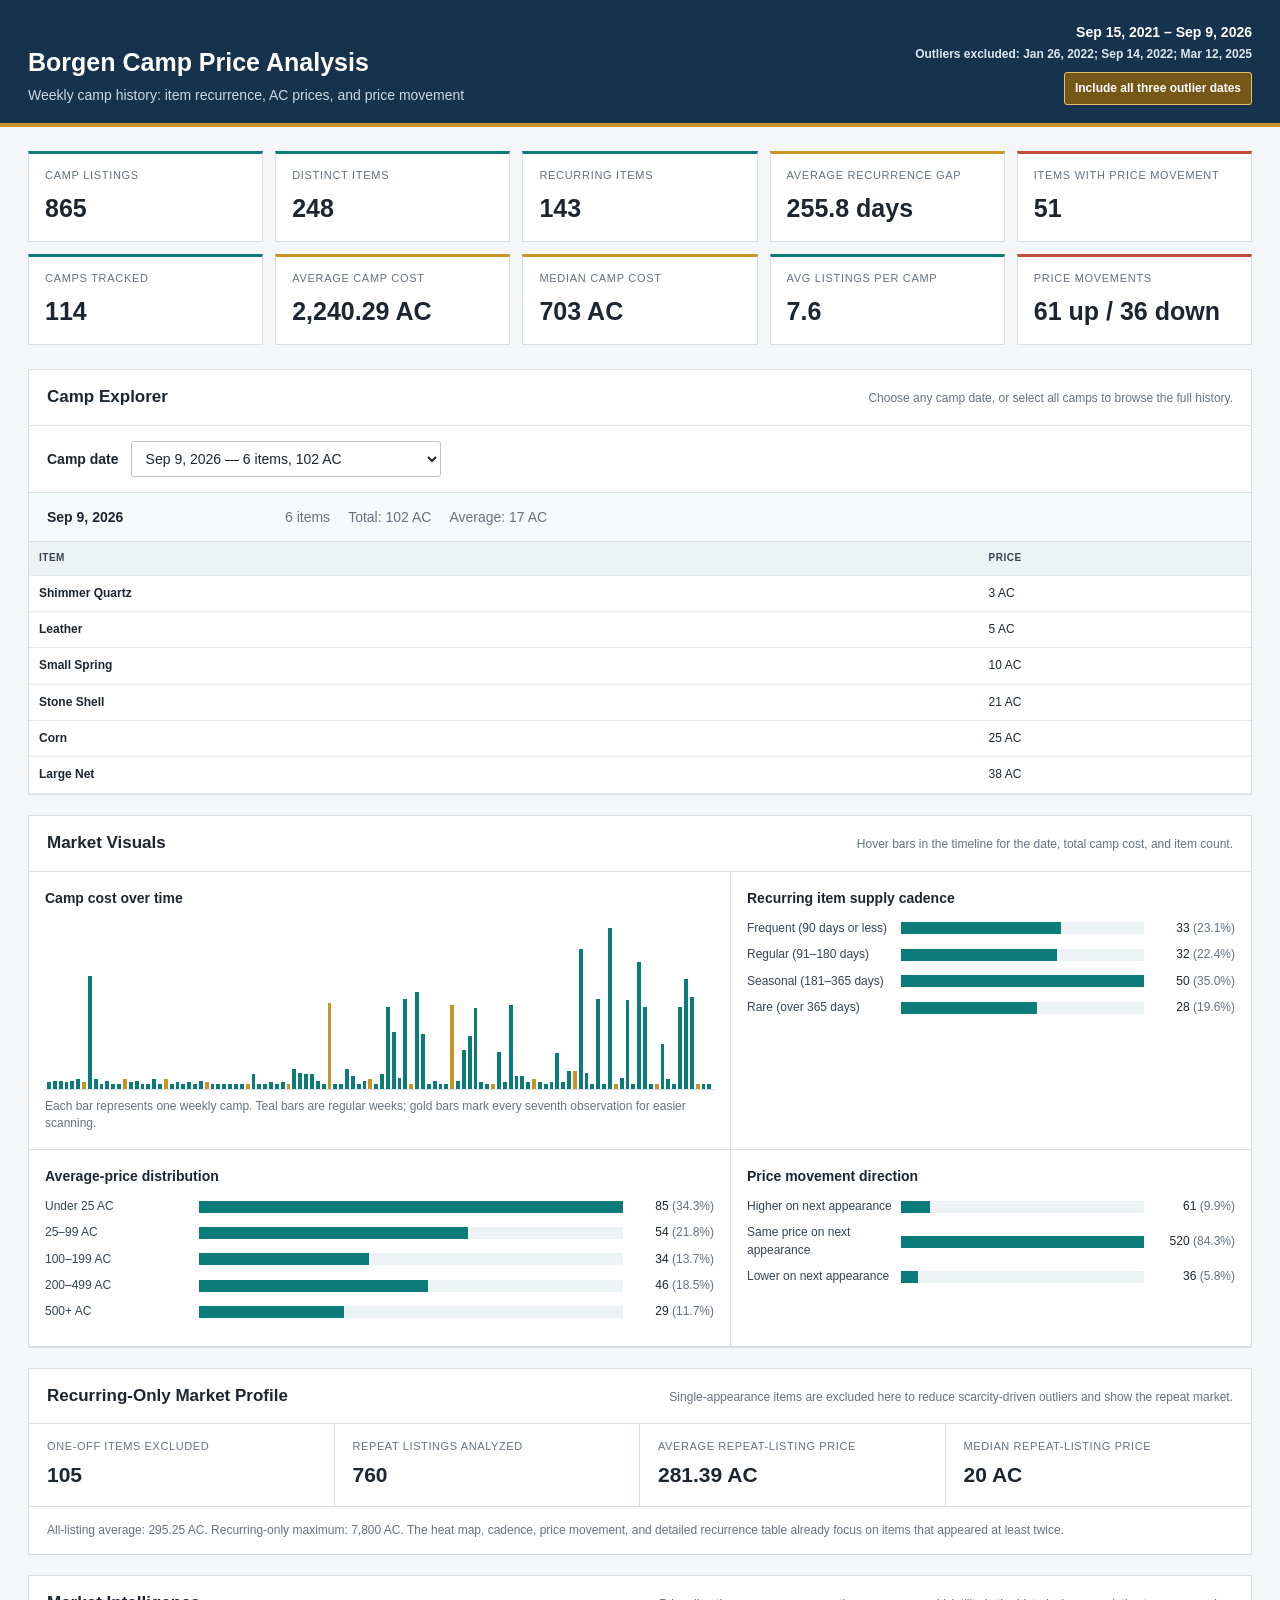
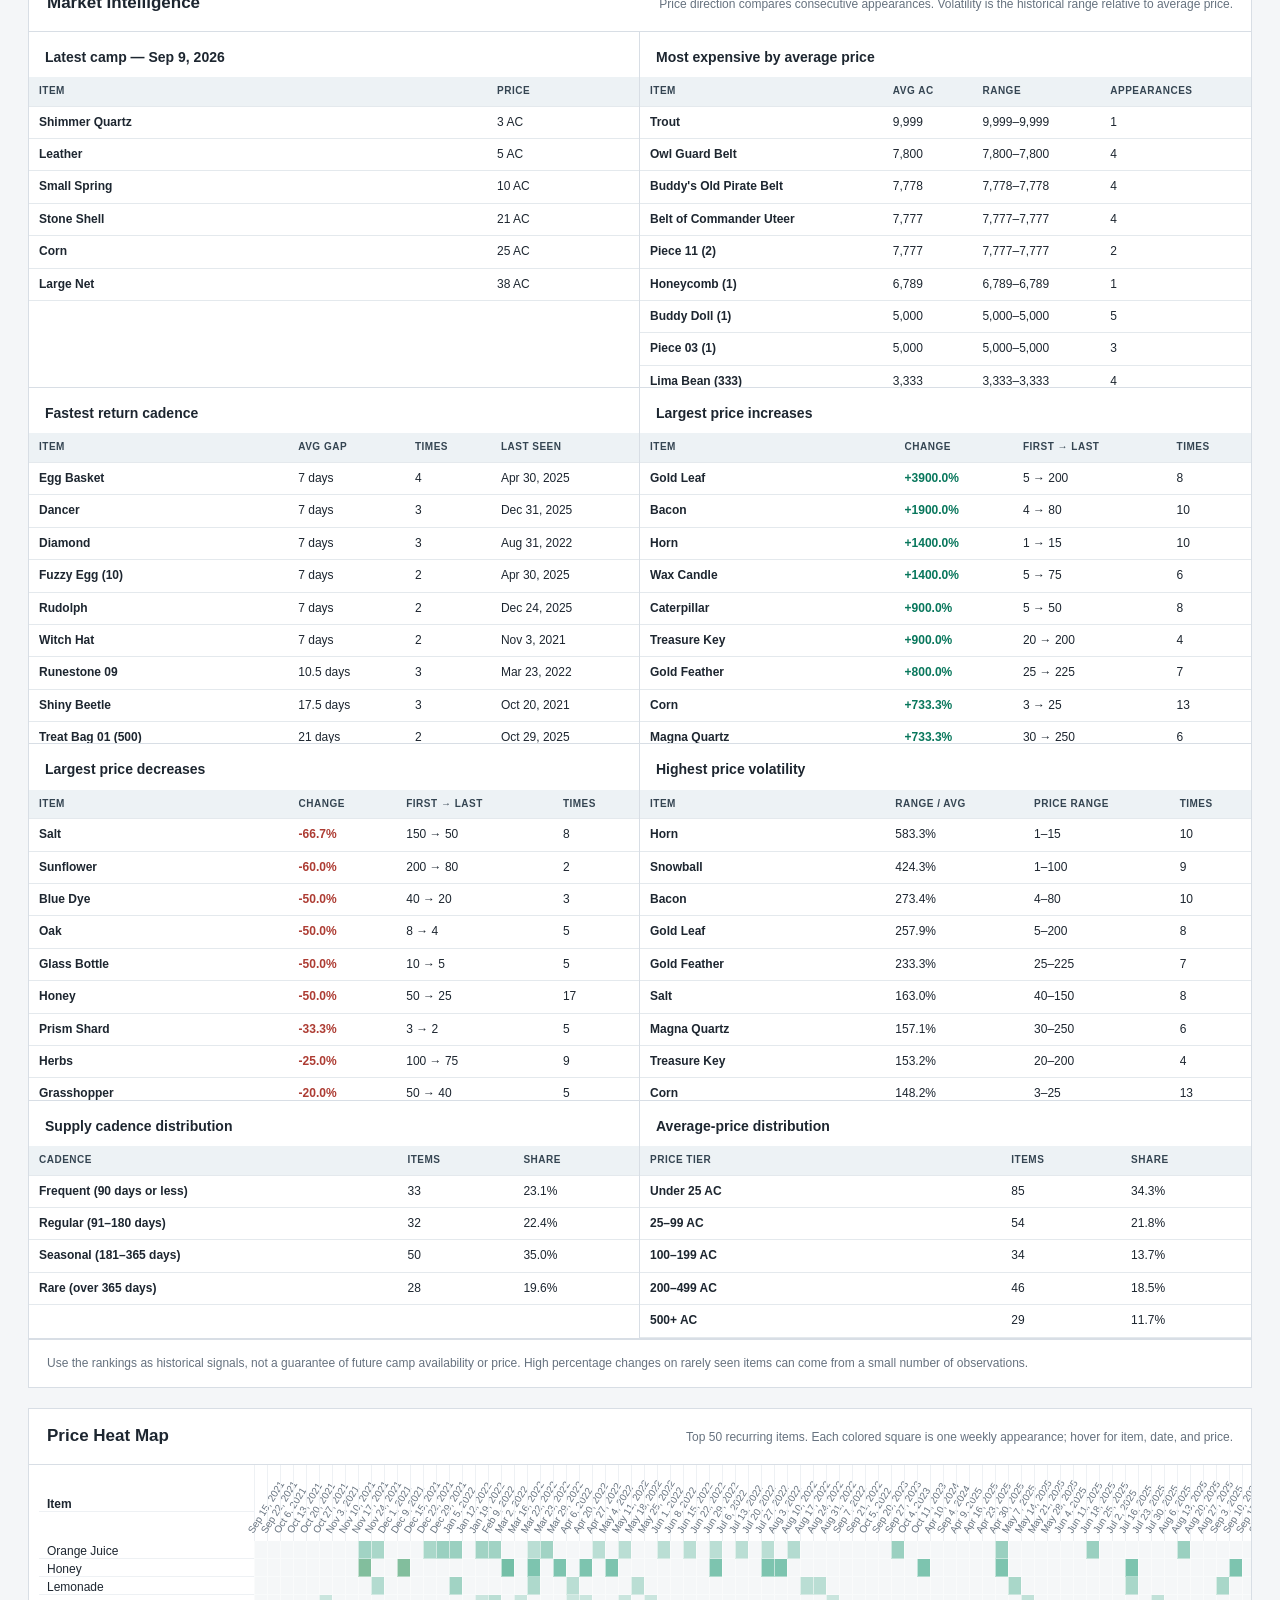
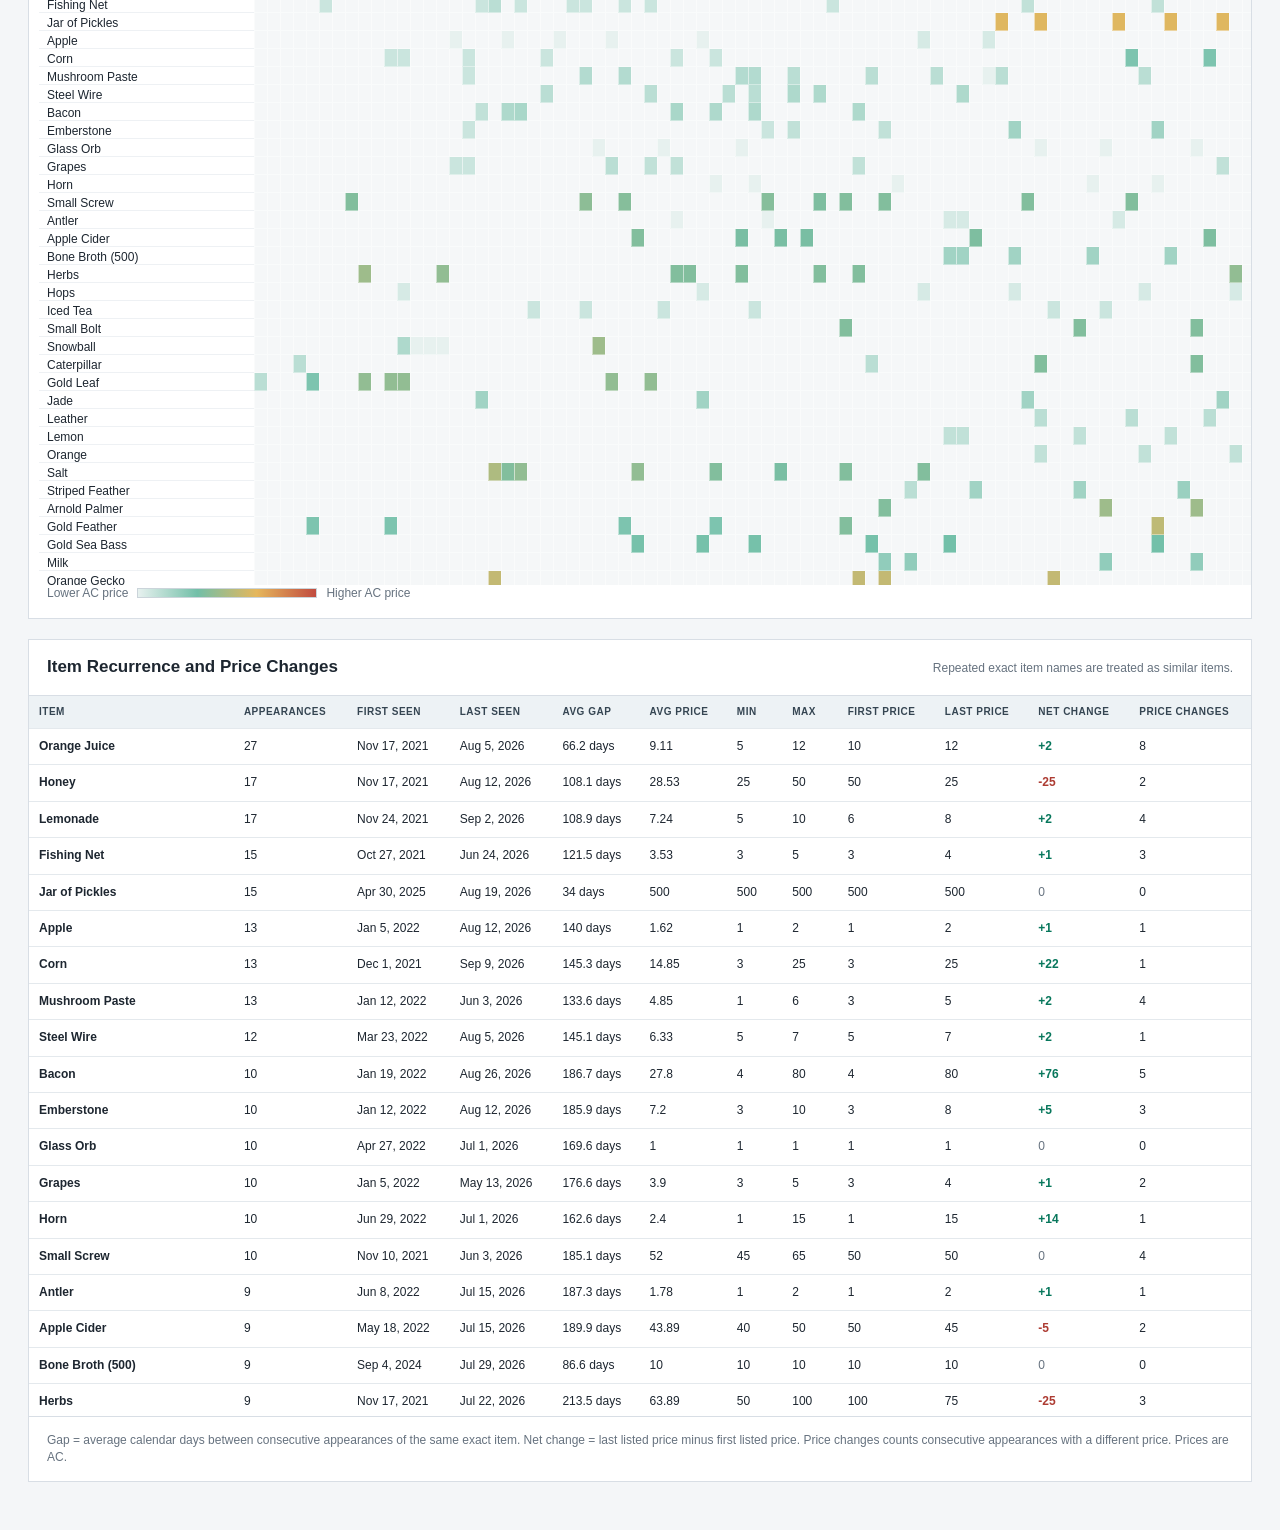
<file: docs/index.html>
<!doctype html>
<html lang="en"><head><meta charset="utf-8"><meta name="viewport" content="width=device-width, initial-scale=1"><title>Borgen Camp Price Analysis</title>
<style>
:root{--ink:#1d2630;--muted:#66727f;--line:#d8dee5;--panel:#fff;--page:#f4f6f8;--teal:#0c7c7b;--navy:#17324d;--gold:#c99326;--red:#c14b3f}*{box-sizing:border-box}body{margin:0;color:var(--ink);background:var(--page);font:14px/1.45 Arial,Helvetica,sans-serif}.topbar{background:var(--navy);color:#fff;border-bottom:4px solid var(--gold)}.topbar-inner{max-width:1600px;margin:0 auto;padding:22px 28px 18px;display:flex;align-items:end;justify-content:space-between;gap:24px}h1{margin:0;font-size:25px;letter-spacing:0}.subtitle{margin:5px 0 0;color:#ccd8e3}.period{font-weight:700;text-align:right;white-space:nowrap}main{max-width:1600px;margin:0 auto;padding:24px 28px 48px}.stats{display:grid;grid-template-columns:repeat(5,minmax(140px,1fr));gap:12px;margin-bottom:24px}.stat{background:var(--panel);border:1px solid var(--line);border-top:3px solid var(--teal);padding:14px 16px;min-height:91px}.stat.gold{border-top-color:var(--gold)}.stat.red{border-top-color:var(--red)}.stat-label{color:var(--muted);font-size:11px;text-transform:uppercase;letter-spacing:.7px}.stat-value{margin-top:6px;font-size:25px;font-weight:700;font-variant-numeric:tabular-nums}section{background:var(--panel);border:1px solid var(--line);margin-top:20px}.section-head{padding:15px 18px;border-bottom:1px solid var(--line);display:flex;justify-content:space-between;align-items:baseline;gap:18px}h2{margin:0;font-size:17px}.note{color:var(--muted);font-size:12px;text-align:right}.heat-scroll{overflow:auto;max-height:720px}.heatmap{display:grid;align-items:center;width:max-content;min-width:100%;padding:0 10px 12px}.heat-label{position:sticky;left:0;z-index:3;width:215px;height:18px;overflow:hidden;text-overflow:ellipsis;white-space:nowrap;background:#fff;padding:2px 8px;font-size:12px;border-bottom:1px solid #eef1f4}.heat-label.heading{z-index:4;font-weight:700}.date-label{width:13px;height:76px;position:relative;border-left:1px solid #eef1f4}.date-label span{position:absolute;bottom:4px;left:2px;transform:rotate(-58deg);transform-origin:left bottom;width:66px;color:var(--muted);font-size:10px;white-space:nowrap}.heat-cell{width:13px;height:18px;border-left:1px solid rgba(255,255,255,.55);border-bottom:1px solid rgba(255,255,255,.4)}.heat-cell.empty{background:#f5f7f8}.legend{display:flex;align-items:center;gap:9px;padding:0 18px 16px;color:var(--muted);font-size:12px}.legend-scale{height:10px;width:180px;background:linear-gradient(90deg,#e7f1ef,#72bfa8,#e5b75c,#c14b3f);border:1px solid #cbd4da}.table-wrap{overflow:auto;max-height:720px}table{border-collapse:collapse;width:100%;font-size:12px}th{position:sticky;top:0;z-index:2;background:#edf2f5;color:#354552;text-align:left;text-transform:uppercase;letter-spacing:.5px;font-size:10px;white-space:nowrap}th,td{padding:9px 10px;border-bottom:1px solid #e4e9ed}td{white-space:nowrap;font-variant-numeric:tabular-nums}td.item{white-space:normal;min-width:185px;font-weight:700}td.pos{color:#08775c;font-weight:700}td.neg{color:#ad3c33;font-weight:700}td.neutral{color:var(--muted)}tr:hover td{background:#f7fafb}.method{padding:15px 18px;color:var(--muted);font-size:12px;border-top:1px solid var(--line)}@media(max-width:800px){.topbar-inner{padding:18px;display:block}.period{text-align:left;margin-top:8px}main{padding:16px}.stats{grid-template-columns:repeat(2,minmax(0,1fr))}.stat:last-child{grid-column:span 2}.section-head{display:block}.note{text-align:left;margin-top:5px}}
</style></head><body>
<style>.global-switch{display:inline-block;margin-top:8px;padding:7px 10px;border:1px solid #e4bf70;border-radius:3px;color:#fff;background:#775718;font-size:12px;font-weight:700;text-decoration:none}.global-switch:hover{background:#967123}.mode-note{margin:4px 0 0;color:#dce8ee;font-size:12px}.mini-grid{display:grid;grid-template-columns:repeat(2,minmax(0,1fr));gap:0}.mini{border-right:1px solid var(--line);border-bottom:1px solid var(--line);padding:15px 0 0;min-width:0}.mini:nth-child(2n){border-right:0}.mini h3{margin:0 16px 10px;font-size:14px}.mini-scroll{overflow:auto;max-height:310px}.mini table{font-size:12px}.mini th,.mini td{padding:7px 10px}.mini td.item{min-width:160px}.visual-grid{display:grid;grid-template-columns:1.35fr 1fr;gap:0}.visual{padding:16px;border-right:1px solid var(--line);border-bottom:1px solid var(--line)}.visual:nth-child(2n){border-right:0}.visual h3{margin:0 0 12px;font-size:14px}.timeline{height:170px;display:flex;align-items:end;gap:2px;padding:8px 2px 0;border-bottom:1px solid var(--line);overflow:hidden}.timeline-bar{flex:1 1 0;min-width:2px;background:#0c7c7b}.timeline-bar:nth-child(7n){background:#c99326}.timeline-note{margin-top:8px;color:var(--muted);font-size:12px}.bar-row{display:grid;grid-template-columns:145px minmax(80px,1fr) 82px;gap:9px;align-items:center;margin:9px 0;font-size:12px}.bar-label{color:#354552}.bar-track{height:12px;background:#edf2f5}.bar-fill{height:100%;background:#0c7c7b}.bar-value{font-variant-numeric:tabular-nums;text-align:right}.bar-value span{color:var(--muted)}.day-toolbar{display:flex;align-items:center;gap:12px;padding:15px 18px;border-bottom:1px solid var(--line)}.day-toolbar label{font-weight:700}.day-toolbar select{min-width:310px;max-width:100%;border:1px solid #b9c4cd;border-radius:3px;padding:8px 10px;background:#fff;font:inherit;color:var(--ink)}.day-summary{display:flex;gap:18px;flex-wrap:wrap;padding:14px 18px;background:#f7fafb;border-bottom:1px solid var(--line)}.day-summary strong{min-width:220px}.day-summary span{color:var(--muted)}.day-table{overflow:auto;max-height:500px}.outlier-strip{display:grid;grid-template-columns:repeat(4,minmax(0,1fr));gap:0}.outlier-metric{padding:15px 18px;border-right:1px solid var(--line)}.outlier-metric:last-child{border-right:0}.outlier-metric span{display:block;color:var(--muted);font-size:11px;text-transform:uppercase;letter-spacing:.6px}.outlier-metric strong{display:block;margin-top:5px;font-size:21px}@media(max-width:800px){.mini-grid,.visual-grid{grid-template-columns:1fr}.mini,.visual{border-right:0}.mini h3{margin-left:14px}.day-toolbar{display:block}.day-toolbar select{margin-top:8px;width:100%}.outlier-strip{grid-template-columns:repeat(2,minmax(0,1fr))}.outlier-metric:nth-child(2){border-right:0}.bar-row{grid-template-columns:110px minmax(60px,1fr) 72px}}</style>
<header class="topbar"><div class="topbar-inner"><div><h1>Borgen Camp Price Analysis</h1><p class="subtitle">Weekly camp history: item recurrence, AC prices, and price movement</p></div><div class="period">Sep 15, 2021 – Sep 9, 2026<div class="mode-note">Outliers excluded: Jan 26, 2022; Sep 14, 2022; Mar 12, 2025</div><a class="global-switch" href="Borgen_price_analysis_with_outlier_dates.html">Include all three outlier dates</a></div></div></header>
<main><div class="stats"><div class="stat"><div class="stat-label">Camp listings</div><div class="stat-value">865</div></div><div class="stat"><div class="stat-label">Distinct items</div><div class="stat-value">248</div></div><div class="stat"><div class="stat-label">Recurring items</div><div class="stat-value">143</div></div><div class="stat gold"><div class="stat-label">Average recurrence gap</div><div class="stat-value">255.8 days</div></div><div class="stat red"><div class="stat-label">Items with price movement</div><div class="stat-value">51</div></div><div class="stat"><div class="stat-label">Camps tracked</div><div class="stat-value">114</div></div><div class="stat gold"><div class="stat-label">Average camp cost</div><div class="stat-value">2,240.29 AC</div></div><div class="stat gold"><div class="stat-label">Median camp cost</div><div class="stat-value">703 AC</div></div><div class="stat"><div class="stat-label">Avg listings per camp</div><div class="stat-value">7.6</div></div><div class="stat red"><div class="stat-label">Price movements</div><div class="stat-value">61 up / 36 down</div></div></div>
<section><div class="section-head"><h2>Camp Explorer</h2><div class="note">Choose any camp date, or select all camps to browse the full history.</div></div><div class="day-toolbar"><label for="camp-picker">Camp date</label><select id="camp-picker"><option value="all">All tracked camps</option><option value="1788912000000" selected>Sep 9, 2026 — 6 items, 102 AC</option><option value="1788307200000">Sep 2, 2026 — 7 items, 500 AC</option><option value="1787702400000">Aug 26, 2026 — 7 items, 288 AC</option><option value="1787097600000">Aug 19, 2026 — 8 items, 8,977 AC</option><option value="1786492800000">Aug 12, 2026 — 9 items, 10,699 AC</option><option value="1785888000000">Aug 5, 2026 — 7 items, 8,064 AC</option><option value="1785283200000">Jul 29, 2026 — 8 items, 242 AC</option><option value="1784678400000">Jul 22, 2026 — 9 items, 928 AC</option><option value="1784073600000">Jul 15, 2026 — 10 items, 4,335 AC</option><option value="1783468800000">Jul 8, 2026 — 7 items, 393 AC</option><option value="1782864000000">Jul 1, 2026 — 7 items, 322 AC</option><option value="1782259200000">Jun 24, 2026 — 7 items, 8,065 AC</option><option value="1781654400000">Jun 17, 2026 — 11 items, 12,459 AC</option><option value="1781049600000">Jun 10, 2026 — 8 items, 233 AC</option><option value="1780444800000">Jun 3, 2026 — 7 items, 8,619 AC</option><option value="1778630400000">May 13, 2026 — 13 items, 1,029 AC</option><option value="1771977600000">Feb 25, 2026 — 8 items, 351 AC</option><option value="1771372800000">Feb 18, 2026 — 8 items, 15,672 AC</option><option value="1770768000000">Feb 11, 2026 — 8 items, 525 AC</option><option value="1770163200000">Feb 4, 2026 — 13 items, 8,745 AC</option><option value="1769558400000">Jan 28, 2026 — 7 items, 435 AC</option><option value="1767744000000">Jan 7, 2026 — 7 items, 1,578 AC</option><option value="1767139200000">Dec 31, 2025 — 15 items, 13,645 AC</option><option value="1766534400000">Dec 24, 2025 — 11 items, 1,776 AC</option><option value="1765929600000">Dec 17, 2025 — 10 items, 1,722 AC</option><option value="1765324800000">Dec 10, 2025 — 7 items, 582 AC</option><option value="1764720000000">Dec 3, 2025 — 7 items, 3,493 AC</option><option value="1764115200000">Nov 26, 2025 — 6 items, 655 AC</option><option value="1763510400000">Nov 19, 2025 — 6 items, 128 AC</option><option value="1762905600000">Nov 12, 2025 — 8 items, 640 AC</option><option value="1762300800000">Nov 5, 2025 — 8 items, 1,005 AC</option><option value="1761696000000">Oct 29, 2025 — 10 items, 571 AC</option><option value="1761091200000">Oct 22, 2025 — 8 items, 1,177 AC</option><option value="1760486400000">Oct 15, 2025 — 7 items, 1,259 AC</option><option value="1759881600000">Oct 8, 2025 — 9 items, 8,139 AC</option><option value="1759276800000">Oct 1, 2025 — 7 items, 630 AC</option><option value="1758672000000">Sep 24, 2025 — 8 items, 3,637 AC</option><option value="1758067200000">Sep 17, 2025 — 6 items, 267 AC</option><option value="1757462400000">Sep 10, 2025 — 6 items, 147 AC</option><option value="1756857600000">Sep 3, 2025 — 7 items, 673 AC</option><option value="1756252800000">Aug 27, 2025 — 8 items, 7,906 AC</option><option value="1755648000000">Aug 20, 2025 — 8 items, 5,246 AC</option><option value="1755043200000">Aug 13, 2025 — 7 items, 3,801 AC</option><option value="1754438400000">Aug 6, 2025 — 8 items, 785 AC</option><option value="1753833600000">Jul 30, 2025 — 8 items, 8,201 AC</option><option value="1753228800000">Jul 23, 2025 — 6 items, 326 AC</option><option value="1752624000000">Jul 16, 2025 — 7 items, 148 AC</option><option value="1751414400000">Jul 2, 2025 — 7 items, 730 AC</option><option value="1750809600000">Jun 25, 2025 — 8 items, 470 AC</option><option value="1750204800000">Jun 18, 2025 — 8 items, 5,326 AC</option><option value="1749600000000">Jun 11, 2025 — 9 items, 9,480 AC</option><option value="1748995200000">Jun 4, 2025 — 7 items, 237 AC</option><option value="1748390400000">May 28, 2025 — 7 items, 8,772 AC</option><option value="1747785600000">May 21, 2025 — 8 items, 1,085 AC</option><option value="1747180800000">May 14, 2025 — 9 items, 5,547 AC</option><option value="1746576000000">May 7, 2025 — 7 items, 7,956 AC</option><option value="1745971200000">Apr 30, 2025 — 9 items, 1,334 AC</option><option value="1745366400000">Apr 23, 2025 — 7 items, 546 AC</option><option value="1744761600000">Apr 16, 2025 — 8 items, 1,018 AC</option><option value="1744156800000">Apr 9, 2025 — 7 items, 848 AC</option><option value="1725408000000">Sep 4, 2024 — 6 items, 106 AC</option><option value="1712707200000">Apr 10, 2024 — 6 items, 1,280 AC</option><option value="1696982400000">Oct 11, 2023 — 8 items, 1,838 AC</option><option value="1696377600000">Oct 4, 2023 — 7 items, 95 AC</option><option value="1695772800000">Sep 27, 2023 — 7 items, 318 AC</option><option value="1695168000000">Sep 20, 2023 — 7 items, 8,246 AC</option><option value="1664928000000">Oct 5, 2022 — 8 items, 325 AC</option><option value="1663718400000">Sep 21, 2022 — 8 items, 716 AC</option><option value="1662508800000">Sep 7, 2022 — 8 items, 1,350 AC</option><option value="1661904000000">Aug 31, 2022 — 6 items, 1,453 AC</option><option value="1661299200000">Aug 24, 2022 — 8 items, 1,615 AC</option><option value="1660694400000">Aug 17, 2022 — 8 items, 1,828 AC</option><option value="1660089600000">Aug 10, 2022 — 10 items, 162 AC</option><option value="1659484800000">Aug 3, 2022 — 7 items, 558 AC</option><option value="1658880000000">Jul 27, 2022 — 7 items, 299 AC</option><option value="1658275200000">Jul 20, 2022 — 8 items, 552 AC</option><option value="1657670400000">Jul 13, 2022 — 8 items, 285 AC</option><option value="1657065600000">Jul 6, 2022 — 8 items, 202 AC</option><option value="1656460800000">Jun 29, 2022 — 9 items, 1,366 AC</option><option value="1655856000000">Jun 22, 2022 — 9 items, 426 AC</option><option value="1655251200000">Jun 15, 2022 — 7 items, 393 AC</option><option value="1654646400000">Jun 8, 2022 — 7 items, 316 AC</option><option value="1654041600000">Jun 1, 2022 — 7 items, 384 AC</option><option value="1653436800000">May 25, 2022 — 6 items, 237 AC</option><option value="1652832000000">May 18, 2022 — 6 items, 340 AC</option><option value="1652227200000">May 11, 2022 — 6 items, 294 AC</option><option value="1651622400000">May 4, 2022 — 7 items, 556 AC</option><option value="1651017600000">Apr 27, 2022 — 5 items, 856 AC</option><option value="1650412800000">Apr 20, 2022 — 7 items, 367 AC</option><option value="1649203200000">Apr 6, 2022 — 7 items, 628 AC</option><option value="1648512000000">Mar 29, 2022 — 6 items, 386 AC</option><option value="1647993600000">Mar 23, 2022 — 8 items, 608 AC</option><option value="1647907200000">Mar 22, 2022 — 7 items, 350 AC</option><option value="1647388800000">Mar 16, 2022 — 8 items, 951 AC</option><option value="1646179200000">Mar 2, 2022 — 8 items, 421 AC</option><option value="1644364800000">Feb 9, 2022 — 7 items, 1,015 AC</option><option value="1642550400000">Jan 19, 2022 — 8 items, 285 AC</option><option value="1641945600000">Jan 12, 2022 — 6 items, 65 AC</option><option value="1641340800000">Jan 5, 2022 — 8 items, 776 AC</option><option value="1640736000000">Dec 29, 2021 — 8 items, 626 AC</option><option value="1640131200000">Dec 22, 2021 — 7 items, 984 AC</option><option value="1639526400000">Dec 15, 2021 — 6 items, 486 AC</option><option value="1639008000000">Dec 9, 2021 — 7 items, 337 AC</option><option value="1638316800000">Dec 1, 2021 — 6 items, 803 AC</option><option value="1637712000000">Nov 24, 2021 — 7 items, 489 AC</option><option value="1637107200000">Nov 17, 2021 — 7 items, 957 AC</option><option value="1636502400000">Nov 10, 2021 — 9 items, 10,899 AC</option><option value="1635897600000">Nov 3, 2021 — 6 items, 690 AC</option><option value="1635292800000">Oct 27, 2021 — 7 items, 988 AC</option><option value="1634688000000">Oct 20, 2021 — 9 items, 765 AC</option><option value="1634083200000">Oct 13, 2021 — 6 items, 563 AC</option><option value="1633478400000">Oct 6, 2021 — 5 items, 728 AC</option><option value="1632268800000">Sep 22, 2021 — 5 items, 730 AC</option><option value="1631664000000">Sep 15, 2021 — 5 items, 631 AC</option></select></div><div id="camp-details"><div class="day-summary"><strong>Sep 9, 2026</strong><span>6 items</span><span>Total: 102 AC</span><span>Average: 17 AC</span></div><div class="day-table"><table><thead><tr><th>Item</th><th>Price</th></tr></thead><tbody><tr><td class="item">Shimmer Quartz</td><td>3 AC</td></tr><tr><td class="item">Leather</td><td>5 AC</td></tr><tr><td class="item">Small Spring</td><td>10 AC</td></tr><tr><td class="item">Stone Shell</td><td>21 AC</td></tr><tr><td class="item">Corn</td><td>25 AC</td></tr><tr><td class="item">Large Net</td><td>38 AC</td></tr></tbody></table></div></div></section>
<section><div class="section-head"><h2>Market Visuals</h2><div class="note">Hover bars in the timeline for the date, total camp cost, and item count.</div></div><div class="visual-grid"><article class="visual"><h3>Camp cost over time</h3><div class="timeline"><div class="timeline-bar" style="height:4%" title="Sep 15, 2021 | 631 AC | 5 items"></div><div class="timeline-bar" style="height:5%" title="Sep 22, 2021 | 730 AC | 5 items"></div><div class="timeline-bar" style="height:5%" title="Oct 6, 2021 | 728 AC | 5 items"></div><div class="timeline-bar" style="height:4%" title="Oct 13, 2021 | 563 AC | 6 items"></div><div class="timeline-bar" style="height:5%" title="Oct 20, 2021 | 765 AC | 9 items"></div><div class="timeline-bar" style="height:6%" title="Oct 27, 2021 | 988 AC | 7 items"></div><div class="timeline-bar" style="height:4%" title="Nov 3, 2021 | 690 AC | 6 items"></div><div class="timeline-bar" style="height:70%" title="Nov 10, 2021 | 10,899 AC | 9 items"></div><div class="timeline-bar" style="height:6%" title="Nov 17, 2021 | 957 AC | 7 items"></div><div class="timeline-bar" style="height:3%" title="Nov 24, 2021 | 489 AC | 7 items"></div><div class="timeline-bar" style="height:5%" title="Dec 1, 2021 | 803 AC | 6 items"></div><div class="timeline-bar" style="height:3%" title="Dec 9, 2021 | 337 AC | 7 items"></div><div class="timeline-bar" style="height:3%" title="Dec 15, 2021 | 486 AC | 6 items"></div><div class="timeline-bar" style="height:6%" title="Dec 22, 2021 | 984 AC | 7 items"></div><div class="timeline-bar" style="height:4%" title="Dec 29, 2021 | 626 AC | 8 items"></div><div class="timeline-bar" style="height:5%" title="Jan 5, 2022 | 776 AC | 8 items"></div><div class="timeline-bar" style="height:3%" title="Jan 12, 2022 | 65 AC | 6 items"></div><div class="timeline-bar" style="height:3%" title="Jan 19, 2022 | 285 AC | 8 items"></div><div class="timeline-bar" style="height:6%" title="Feb 9, 2022 | 1,015 AC | 7 items"></div><div class="timeline-bar" style="height:3%" title="Mar 2, 2022 | 421 AC | 8 items"></div><div class="timeline-bar" style="height:6%" title="Mar 16, 2022 | 951 AC | 8 items"></div><div class="timeline-bar" style="height:3%" title="Mar 22, 2022 | 350 AC | 7 items"></div><div class="timeline-bar" style="height:4%" title="Mar 23, 2022 | 608 AC | 8 items"></div><div class="timeline-bar" style="height:3%" title="Mar 29, 2022 | 386 AC | 6 items"></div><div class="timeline-bar" style="height:4%" title="Apr 6, 2022 | 628 AC | 7 items"></div><div class="timeline-bar" style="height:3%" title="Apr 20, 2022 | 367 AC | 7 items"></div><div class="timeline-bar" style="height:5%" title="Apr 27, 2022 | 856 AC | 5 items"></div><div class="timeline-bar" style="height:4%" title="May 4, 2022 | 556 AC | 7 items"></div><div class="timeline-bar" style="height:3%" title="May 11, 2022 | 294 AC | 6 items"></div><div class="timeline-bar" style="height:3%" title="May 18, 2022 | 340 AC | 6 items"></div><div class="timeline-bar" style="height:3%" title="May 25, 2022 | 237 AC | 6 items"></div><div class="timeline-bar" style="height:3%" title="Jun 1, 2022 | 384 AC | 7 items"></div><div class="timeline-bar" style="height:3%" title="Jun 8, 2022 | 316 AC | 7 items"></div><div class="timeline-bar" style="height:3%" title="Jun 15, 2022 | 393 AC | 7 items"></div><div class="timeline-bar" style="height:3%" title="Jun 22, 2022 | 426 AC | 9 items"></div><div class="timeline-bar" style="height:9%" title="Jun 29, 2022 | 1,366 AC | 9 items"></div><div class="timeline-bar" style="height:3%" title="Jul 6, 2022 | 202 AC | 8 items"></div><div class="timeline-bar" style="height:3%" title="Jul 13, 2022 | 285 AC | 8 items"></div><div class="timeline-bar" style="height:4%" title="Jul 20, 2022 | 552 AC | 8 items"></div><div class="timeline-bar" style="height:3%" title="Jul 27, 2022 | 299 AC | 7 items"></div><div class="timeline-bar" style="height:4%" title="Aug 3, 2022 | 558 AC | 7 items"></div><div class="timeline-bar" style="height:3%" title="Aug 10, 2022 | 162 AC | 10 items"></div><div class="timeline-bar" style="height:12%" title="Aug 17, 2022 | 1,828 AC | 8 items"></div><div class="timeline-bar" style="height:10%" title="Aug 24, 2022 | 1,615 AC | 8 items"></div><div class="timeline-bar" style="height:9%" title="Aug 31, 2022 | 1,453 AC | 6 items"></div><div class="timeline-bar" style="height:9%" title="Sep 7, 2022 | 1,350 AC | 8 items"></div><div class="timeline-bar" style="height:5%" title="Sep 21, 2022 | 716 AC | 8 items"></div><div class="timeline-bar" style="height:3%" title="Oct 5, 2022 | 325 AC | 8 items"></div><div class="timeline-bar" style="height:53%" title="Sep 20, 2023 | 8,246 AC | 7 items"></div><div class="timeline-bar" style="height:3%" title="Sep 27, 2023 | 318 AC | 7 items"></div><div class="timeline-bar" style="height:3%" title="Oct 4, 2023 | 95 AC | 7 items"></div><div class="timeline-bar" style="height:12%" title="Oct 11, 2023 | 1,838 AC | 8 items"></div><div class="timeline-bar" style="height:8%" title="Apr 10, 2024 | 1,280 AC | 6 items"></div><div class="timeline-bar" style="height:3%" title="Sep 4, 2024 | 106 AC | 6 items"></div><div class="timeline-bar" style="height:5%" title="Apr 9, 2025 | 848 AC | 7 items"></div><div class="timeline-bar" style="height:6%" title="Apr 16, 2025 | 1,018 AC | 8 items"></div><div class="timeline-bar" style="height:3%" title="Apr 23, 2025 | 546 AC | 7 items"></div><div class="timeline-bar" style="height:9%" title="Apr 30, 2025 | 1,334 AC | 9 items"></div><div class="timeline-bar" style="height:51%" title="May 7, 2025 | 7,956 AC | 7 items"></div><div class="timeline-bar" style="height:35%" title="May 14, 2025 | 5,547 AC | 9 items"></div><div class="timeline-bar" style="height:7%" title="May 21, 2025 | 1,085 AC | 8 items"></div><div class="timeline-bar" style="height:56%" title="May 28, 2025 | 8,772 AC | 7 items"></div><div class="timeline-bar" style="height:3%" title="Jun 4, 2025 | 237 AC | 7 items"></div><div class="timeline-bar" style="height:60%" title="Jun 11, 2025 | 9,480 AC | 9 items"></div><div class="timeline-bar" style="height:34%" title="Jun 18, 2025 | 5,326 AC | 8 items"></div><div class="timeline-bar" style="height:3%" title="Jun 25, 2025 | 470 AC | 8 items"></div><div class="timeline-bar" style="height:5%" title="Jul 2, 2025 | 730 AC | 7 items"></div><div class="timeline-bar" style="height:3%" title="Jul 16, 2025 | 148 AC | 7 items"></div><div class="timeline-bar" style="height:3%" title="Jul 23, 2025 | 326 AC | 6 items"></div><div class="timeline-bar" style="height:52%" title="Jul 30, 2025 | 8,201 AC | 8 items"></div><div class="timeline-bar" style="height:5%" title="Aug 6, 2025 | 785 AC | 8 items"></div><div class="timeline-bar" style="height:24%" title="Aug 13, 2025 | 3,801 AC | 7 items"></div><div class="timeline-bar" style="height:33%" title="Aug 20, 2025 | 5,246 AC | 8 items"></div><div class="timeline-bar" style="height:50%" title="Aug 27, 2025 | 7,906 AC | 8 items"></div><div class="timeline-bar" style="height:4%" title="Sep 3, 2025 | 673 AC | 7 items"></div><div class="timeline-bar" style="height:3%" title="Sep 10, 2025 | 147 AC | 6 items"></div><div class="timeline-bar" style="height:3%" title="Sep 17, 2025 | 267 AC | 6 items"></div><div class="timeline-bar" style="height:23%" title="Sep 24, 2025 | 3,637 AC | 8 items"></div><div class="timeline-bar" style="height:4%" title="Oct 1, 2025 | 630 AC | 7 items"></div><div class="timeline-bar" style="height:52%" title="Oct 8, 2025 | 8,139 AC | 9 items"></div><div class="timeline-bar" style="height:8%" title="Oct 15, 2025 | 1,259 AC | 7 items"></div><div class="timeline-bar" style="height:8%" title="Oct 22, 2025 | 1,177 AC | 8 items"></div><div class="timeline-bar" style="height:4%" title="Oct 29, 2025 | 571 AC | 10 items"></div><div class="timeline-bar" style="height:6%" title="Nov 5, 2025 | 1,005 AC | 8 items"></div><div class="timeline-bar" style="height:4%" title="Nov 12, 2025 | 640 AC | 8 items"></div><div class="timeline-bar" style="height:3%" title="Nov 19, 2025 | 128 AC | 6 items"></div><div class="timeline-bar" style="height:4%" title="Nov 26, 2025 | 655 AC | 6 items"></div><div class="timeline-bar" style="height:22%" title="Dec 3, 2025 | 3,493 AC | 7 items"></div><div class="timeline-bar" style="height:4%" title="Dec 10, 2025 | 582 AC | 7 items"></div><div class="timeline-bar" style="height:11%" title="Dec 17, 2025 | 1,722 AC | 10 items"></div><div class="timeline-bar" style="height:11%" title="Dec 24, 2025 | 1,776 AC | 11 items"></div><div class="timeline-bar" style="height:87%" title="Dec 31, 2025 | 13,645 AC | 15 items"></div><div class="timeline-bar" style="height:10%" title="Jan 7, 2026 | 1,578 AC | 7 items"></div><div class="timeline-bar" style="height:3%" title="Jan 28, 2026 | 435 AC | 7 items"></div><div class="timeline-bar" style="height:56%" title="Feb 4, 2026 | 8,745 AC | 13 items"></div><div class="timeline-bar" style="height:3%" title="Feb 11, 2026 | 525 AC | 8 items"></div><div class="timeline-bar" style="height:100%" title="Feb 18, 2026 | 15,672 AC | 8 items"></div><div class="timeline-bar" style="height:3%" title="Feb 25, 2026 | 351 AC | 8 items"></div><div class="timeline-bar" style="height:7%" title="May 13, 2026 | 1,029 AC | 13 items"></div><div class="timeline-bar" style="height:55%" title="Jun 3, 2026 | 8,619 AC | 7 items"></div><div class="timeline-bar" style="height:3%" title="Jun 10, 2026 | 233 AC | 8 items"></div><div class="timeline-bar" style="height:79%" title="Jun 17, 2026 | 12,459 AC | 11 items"></div><div class="timeline-bar" style="height:51%" title="Jun 24, 2026 | 8,065 AC | 7 items"></div><div class="timeline-bar" style="height:3%" title="Jul 1, 2026 | 322 AC | 7 items"></div><div class="timeline-bar" style="height:3%" title="Jul 8, 2026 | 393 AC | 7 items"></div><div class="timeline-bar" style="height:28%" title="Jul 15, 2026 | 4,335 AC | 10 items"></div><div class="timeline-bar" style="height:6%" title="Jul 22, 2026 | 928 AC | 9 items"></div><div class="timeline-bar" style="height:3%" title="Jul 29, 2026 | 242 AC | 8 items"></div><div class="timeline-bar" style="height:51%" title="Aug 5, 2026 | 8,064 AC | 7 items"></div><div class="timeline-bar" style="height:68%" title="Aug 12, 2026 | 10,699 AC | 9 items"></div><div class="timeline-bar" style="height:57%" title="Aug 19, 2026 | 8,977 AC | 8 items"></div><div class="timeline-bar" style="height:3%" title="Aug 26, 2026 | 288 AC | 7 items"></div><div class="timeline-bar" style="height:3%" title="Sep 2, 2026 | 500 AC | 7 items"></div><div class="timeline-bar" style="height:3%" title="Sep 9, 2026 | 102 AC | 6 items"></div></div><div class="timeline-note">Each bar represents one weekly camp. Teal bars are regular weeks; gold bars mark every seventh observation for easier scanning.</div></article><article class="visual"><h3>Recurring item supply cadence</h3><div class="bar-row"><div class="bar-label">Frequent (90 days or less)</div><div class="bar-track"><div class="bar-fill" style="width:66%"></div></div><div class="bar-value">33 <span>(23.1%)</span></div></div><div class="bar-row"><div class="bar-label">Regular (91–180 days)</div><div class="bar-track"><div class="bar-fill" style="width:64%"></div></div><div class="bar-value">32 <span>(22.4%)</span></div></div><div class="bar-row"><div class="bar-label">Seasonal (181–365 days)</div><div class="bar-track"><div class="bar-fill" style="width:100%"></div></div><div class="bar-value">50 <span>(35.0%)</span></div></div><div class="bar-row"><div class="bar-label">Rare (over 365 days)</div><div class="bar-track"><div class="bar-fill" style="width:56.00000000000001%"></div></div><div class="bar-value">28 <span>(19.6%)</span></div></div></article><article class="visual"><h3>Average-price distribution</h3><div class="bar-row"><div class="bar-label">Under 25 AC</div><div class="bar-track"><div class="bar-fill" style="width:100%"></div></div><div class="bar-value">85 <span>(34.3%)</span></div></div><div class="bar-row"><div class="bar-label">25–99 AC</div><div class="bar-track"><div class="bar-fill" style="width:63.52941176470588%"></div></div><div class="bar-value">54 <span>(21.8%)</span></div></div><div class="bar-row"><div class="bar-label">100–199 AC</div><div class="bar-track"><div class="bar-fill" style="width:40%"></div></div><div class="bar-value">34 <span>(13.7%)</span></div></div><div class="bar-row"><div class="bar-label">200–499 AC</div><div class="bar-track"><div class="bar-fill" style="width:54.11764705882353%"></div></div><div class="bar-value">46 <span>(18.5%)</span></div></div><div class="bar-row"><div class="bar-label">500+ AC</div><div class="bar-track"><div class="bar-fill" style="width:34.11764705882353%"></div></div><div class="bar-value">29 <span>(11.7%)</span></div></div></article><article class="visual"><h3>Price movement direction</h3><div class="bar-row"><div class="bar-label">Higher on next appearance</div><div class="bar-track"><div class="bar-fill" style="width:11.73076923076923%"></div></div><div class="bar-value">61 <span>(9.9%)</span></div></div><div class="bar-row"><div class="bar-label">Same price on next appearance</div><div class="bar-track"><div class="bar-fill" style="width:100%"></div></div><div class="bar-value">520 <span>(84.3%)</span></div></div><div class="bar-row"><div class="bar-label">Lower on next appearance</div><div class="bar-track"><div class="bar-fill" style="width:6.923076923076923%"></div></div><div class="bar-value">36 <span>(5.8%)</span></div></div></article></div></section>
<section><div class="section-head"><h2>Recurring-Only Market Profile</h2><div class="note">Single-appearance items are excluded here to reduce scarcity-driven outliers and show the repeat market.</div></div><div class="outlier-strip"><div class="outlier-metric"><span>One-off items excluded</span><strong>105</strong></div><div class="outlier-metric"><span>Repeat listings analyzed</span><strong>760</strong></div><div class="outlier-metric"><span>Average repeat-listing price</span><strong>281.39 AC</strong></div><div class="outlier-metric"><span>Median repeat-listing price</span><strong>20 AC</strong></div></div><div class="method">All-listing average: 295.25 AC. Recurring-only maximum: 7,800 AC. The heat map, cadence, price movement, and detailed recurrence table already focus on items that appeared at least twice.</div></section>
<section><div class="section-head"><h2>Market Intelligence</h2><div class="note">Price direction compares consecutive appearances. Volatility is the historical range relative to average price.</div></div><div class="mini-grid"><article class="mini"><h3>Latest camp — Sep 9, 2026</h3><div class="mini-scroll"><table><thead><tr><th>Item</th><th>Price</th></tr></thead><tbody><tr><td class="item">Shimmer Quartz</td><td>3 AC</td></tr><tr><td class="item">Leather</td><td>5 AC</td></tr><tr><td class="item">Small Spring</td><td>10 AC</td></tr><tr><td class="item">Stone Shell</td><td>21 AC</td></tr><tr><td class="item">Corn</td><td>25 AC</td></tr><tr><td class="item">Large Net</td><td>38 AC</td></tr></tbody></table></div></article><article class="mini"><h3>Most expensive by average price</h3><div class="mini-scroll"><table><thead><tr><th>Item</th><th>Avg AC</th><th>Range</th><th>Appearances</th></tr></thead><tbody><tr><td class="item">Trout</td><td>9,999</td><td>9,999–9,999</td><td>1</td></tr><tr><td class="item">Owl Guard Belt</td><td>7,800</td><td>7,800–7,800</td><td>4</td></tr><tr><td class="item">Buddy&#39;s Old Pirate Belt</td><td>7,778</td><td>7,778–7,778</td><td>4</td></tr><tr><td class="item">Belt of Commander Uteer</td><td>7,777</td><td>7,777–7,777</td><td>4</td></tr><tr><td class="item">Piece 11 (2)</td><td>7,777</td><td>7,777–7,777</td><td>2</td></tr><tr><td class="item">Honeycomb (1)</td><td>6,789</td><td>6,789–6,789</td><td>1</td></tr><tr><td class="item">Buddy Doll (1)</td><td>5,000</td><td>5,000–5,000</td><td>5</td></tr><tr><td class="item">Piece 03 (1)</td><td>5,000</td><td>5,000–5,000</td><td>3</td></tr><tr><td class="item">Lima Bean (333)</td><td>3,333</td><td>3,333–3,333</td><td>4</td></tr><tr><td class="item">Borgen&#39;s Dancing Belt</td><td>3,333</td><td>3,333–3,333</td><td>1</td></tr></tbody></table></div></article><article class="mini"><h3>Fastest return cadence</h3><div class="mini-scroll"><table><thead><tr><th>Item</th><th>Avg gap</th><th>Times</th><th>Last seen</th></tr></thead><tbody><tr><td class="item">Egg Basket</td><td>7 days</td><td>4</td><td>Apr 30, 2025</td></tr><tr><td class="item">Dancer</td><td>7 days</td><td>3</td><td>Dec 31, 2025</td></tr><tr><td class="item">Diamond</td><td>7 days</td><td>3</td><td>Aug 31, 2022</td></tr><tr><td class="item">Fuzzy Egg (10)</td><td>7 days</td><td>2</td><td>Apr 30, 2025</td></tr><tr><td class="item">Rudolph</td><td>7 days</td><td>2</td><td>Dec 24, 2025</td></tr><tr><td class="item">Witch Hat</td><td>7 days</td><td>2</td><td>Nov 3, 2021</td></tr><tr><td class="item">Runestone 09</td><td>10.5 days</td><td>3</td><td>Mar 23, 2022</td></tr><tr><td class="item">Shiny Beetle</td><td>17.5 days</td><td>3</td><td>Oct 20, 2021</td></tr><tr><td class="item">Treat Bag 01 (500)</td><td>21 days</td><td>2</td><td>Oct 29, 2025</td></tr><tr><td class="item">Treat Bag 02 (500)</td><td>21 days</td><td>2</td><td>Oct 29, 2025</td></tr></tbody></table></div></article><article class="mini"><h3>Largest price increases</h3><div class="mini-scroll"><table><thead><tr><th>Item</th><th>Change</th><th>First → last</th><th>Times</th></tr></thead><tbody><tr><td class="item">Gold Leaf</td><td class="pos">+3900.0%</td><td>5 → 200</td><td>8</td></tr><tr><td class="item">Bacon</td><td class="pos">+1900.0%</td><td>4 → 80</td><td>10</td></tr><tr><td class="item">Horn</td><td class="pos">+1400.0%</td><td>1 → 15</td><td>10</td></tr><tr><td class="item">Wax Candle</td><td class="pos">+1400.0%</td><td>5 → 75</td><td>6</td></tr><tr><td class="item">Caterpillar</td><td class="pos">+900.0%</td><td>5 → 50</td><td>8</td></tr><tr><td class="item">Treasure Key</td><td class="pos">+900.0%</td><td>20 → 200</td><td>4</td></tr><tr><td class="item">Gold Feather</td><td class="pos">+800.0%</td><td>25 → 225</td><td>7</td></tr><tr><td class="item">Corn</td><td class="pos">+733.3%</td><td>3 → 25</td><td>13</td></tr><tr><td class="item">Magna Quartz</td><td class="pos">+733.3%</td><td>30 → 250</td><td>6</td></tr><tr><td class="item">Jack-o-lantern</td><td class="pos">+525.0%</td><td>20 → 125</td><td>2</td></tr></tbody></table></div></article><article class="mini"><h3>Largest price decreases</h3><div class="mini-scroll"><table><thead><tr><th>Item</th><th>Change</th><th>First → last</th><th>Times</th></tr></thead><tbody><tr><td class="item">Salt</td><td class="neg">-66.7%</td><td>150 → 50</td><td>8</td></tr><tr><td class="item">Sunflower</td><td class="neg">-60.0%</td><td>200 → 80</td><td>2</td></tr><tr><td class="item">Blue Dye</td><td class="neg">-50.0%</td><td>40 → 20</td><td>3</td></tr><tr><td class="item">Oak</td><td class="neg">-50.0%</td><td>8 → 4</td><td>5</td></tr><tr><td class="item">Glass Bottle</td><td class="neg">-50.0%</td><td>10 → 5</td><td>5</td></tr><tr><td class="item">Honey</td><td class="neg">-50.0%</td><td>50 → 25</td><td>17</td></tr><tr><td class="item">Prism Shard</td><td class="neg">-33.3%</td><td>3 → 2</td><td>5</td></tr><tr><td class="item">Herbs</td><td class="neg">-25.0%</td><td>100 → 75</td><td>9</td></tr><tr><td class="item">Grasshopper</td><td class="neg">-20.0%</td><td>50 → 40</td><td>5</td></tr><tr><td class="item">Apple Cider</td><td class="neg">-10.0%</td><td>50 → 45</td><td>9</td></tr></tbody></table></div></article><article class="mini"><h3>Highest price volatility</h3><div class="mini-scroll"><table><thead><tr><th>Item</th><th>Range / avg</th><th>Price range</th><th>Times</th></tr></thead><tbody><tr><td class="item">Horn</td><td>583.3%</td><td>1–15</td><td>10</td></tr><tr><td class="item">Snowball</td><td>424.3%</td><td>1–100</td><td>9</td></tr><tr><td class="item">Bacon</td><td>273.4%</td><td>4–80</td><td>10</td></tr><tr><td class="item">Gold Leaf</td><td>257.9%</td><td>5–200</td><td>8</td></tr><tr><td class="item">Gold Feather</td><td>233.3%</td><td>25–225</td><td>7</td></tr><tr><td class="item">Salt</td><td>163.0%</td><td>40–150</td><td>8</td></tr><tr><td class="item">Magna Quartz</td><td>157.1%</td><td>30–250</td><td>6</td></tr><tr><td class="item">Treasure Key</td><td>153.2%</td><td>20–200</td><td>4</td></tr><tr><td class="item">Corn</td><td>148.2%</td><td>3–25</td><td>13</td></tr><tr><td class="item">Candy Corn</td><td>145.5%</td><td>10–50</td><td>4</td></tr></tbody></table></div></article><article class="mini"><h3>Supply cadence distribution</h3><div class="mini-scroll"><table><thead><tr><th>Cadence</th><th>Items</th><th>Share</th></tr></thead><tbody><tr><td class="item">Frequent (90 days or less)</td><td>33</td><td>23.1%</td></tr><tr><td class="item">Regular (91–180 days)</td><td>32</td><td>22.4%</td></tr><tr><td class="item">Seasonal (181–365 days)</td><td>50</td><td>35.0%</td></tr><tr><td class="item">Rare (over 365 days)</td><td>28</td><td>19.6%</td></tr></tbody></table></div></article><article class="mini"><h3>Average-price distribution</h3><div class="mini-scroll"><table><thead><tr><th>Price tier</th><th>Items</th><th>Share</th></tr></thead><tbody><tr><td class="item">Under 25 AC</td><td>85</td><td>34.3%</td></tr><tr><td class="item">25–99 AC</td><td>54</td><td>21.8%</td></tr><tr><td class="item">100–199 AC</td><td>34</td><td>13.7%</td></tr><tr><td class="item">200–499 AC</td><td>46</td><td>18.5%</td></tr><tr><td class="item">500+ AC</td><td>29</td><td>11.7%</td></tr></tbody></table></div></article></div><div class="method">Use the rankings as historical signals, not a guarantee of future camp availability or price. High percentage changes on rarely seen items can come from a small number of observations.</div></section>
<section><div class="section-head"><h2>Price Heat Map</h2><div class="note">Top 50 recurring items. Each colored square is one weekly appearance; hover for item, date, and price.</div></div><div class="heat-scroll"><div class="heatmap" style="grid-template-columns:215px repeat(114,13px)"><div class="heat-label heading">Item</div><div class="date-label"><span>Sep 15, 2021</span></div><div class="date-label"><span>Sep 22, 2021</span></div><div class="date-label"><span>Oct 6, 2021</span></div><div class="date-label"><span>Oct 13, 2021</span></div><div class="date-label"><span>Oct 20, 2021</span></div><div class="date-label"><span>Oct 27, 2021</span></div><div class="date-label"><span>Nov 3, 2021</span></div><div class="date-label"><span>Nov 10, 2021</span></div><div class="date-label"><span>Nov 17, 2021</span></div><div class="date-label"><span>Nov 24, 2021</span></div><div class="date-label"><span>Dec 1, 2021</span></div><div class="date-label"><span>Dec 9, 2021</span></div><div class="date-label"><span>Dec 15, 2021</span></div><div class="date-label"><span>Dec 22, 2021</span></div><div class="date-label"><span>Dec 29, 2021</span></div><div class="date-label"><span>Jan 5, 2022</span></div><div class="date-label"><span>Jan 12, 2022</span></div><div class="date-label"><span>Jan 19, 2022</span></div><div class="date-label"><span>Feb 9, 2022</span></div><div class="date-label"><span>Mar 2, 2022</span></div><div class="date-label"><span>Mar 16, 2022</span></div><div class="date-label"><span>Mar 22, 2022</span></div><div class="date-label"><span>Mar 23, 2022</span></div><div class="date-label"><span>Mar 29, 2022</span></div><div class="date-label"><span>Apr 6, 2022</span></div><div class="date-label"><span>Apr 20, 2022</span></div><div class="date-label"><span>Apr 27, 2022</span></div><div class="date-label"><span>May 4, 2022</span></div><div class="date-label"><span>May 11, 2022</span></div><div class="date-label"><span>May 18, 2022</span></div><div class="date-label"><span>May 25, 2022</span></div><div class="date-label"><span>Jun 1, 2022</span></div><div class="date-label"><span>Jun 8, 2022</span></div><div class="date-label"><span>Jun 15, 2022</span></div><div class="date-label"><span>Jun 22, 2022</span></div><div class="date-label"><span>Jun 29, 2022</span></div><div class="date-label"><span>Jul 6, 2022</span></div><div class="date-label"><span>Jul 13, 2022</span></div><div class="date-label"><span>Jul 20, 2022</span></div><div class="date-label"><span>Jul 27, 2022</span></div><div class="date-label"><span>Aug 3, 2022</span></div><div class="date-label"><span>Aug 10, 2022</span></div><div class="date-label"><span>Aug 17, 2022</span></div><div class="date-label"><span>Aug 24, 2022</span></div><div class="date-label"><span>Aug 31, 2022</span></div><div class="date-label"><span>Sep 7, 2022</span></div><div class="date-label"><span>Sep 21, 2022</span></div><div class="date-label"><span>Oct 5, 2022</span></div><div class="date-label"><span>Sep 20, 2023</span></div><div class="date-label"><span>Sep 27, 2023</span></div><div class="date-label"><span>Oct 4, 2023</span></div><div class="date-label"><span>Oct 11, 2023</span></div><div class="date-label"><span>Apr 10, 2024</span></div><div class="date-label"><span>Sep 4, 2024</span></div><div class="date-label"><span>Apr 9, 2025</span></div><div class="date-label"><span>Apr 16, 2025</span></div><div class="date-label"><span>Apr 23, 2025</span></div><div class="date-label"><span>Apr 30, 2025</span></div><div class="date-label"><span>May 7, 2025</span></div><div class="date-label"><span>May 14, 2025</span></div><div class="date-label"><span>May 21, 2025</span></div><div class="date-label"><span>May 28, 2025</span></div><div class="date-label"><span>Jun 4, 2025</span></div><div class="date-label"><span>Jun 11, 2025</span></div><div class="date-label"><span>Jun 18, 2025</span></div><div class="date-label"><span>Jun 25, 2025</span></div><div class="date-label"><span>Jul 2, 2025</span></div><div class="date-label"><span>Jul 16, 2025</span></div><div class="date-label"><span>Jul 23, 2025</span></div><div class="date-label"><span>Jul 30, 2025</span></div><div class="date-label"><span>Aug 6, 2025</span></div><div class="date-label"><span>Aug 13, 2025</span></div><div class="date-label"><span>Aug 20, 2025</span></div><div class="date-label"><span>Aug 27, 2025</span></div><div class="date-label"><span>Sep 3, 2025</span></div><div class="date-label"><span>Sep 10, 2025</span></div><div class="date-label"><span>Sep 17, 2025</span></div><div class="date-label"><span>Sep 24, 2025</span></div><div class="date-label"><span>Oct 1, 2025</span></div><div class="date-label"><span>Oct 8, 2025</span></div><div class="date-label"><span>Oct 15, 2025</span></div><div class="date-label"><span>Oct 22, 2025</span></div><div class="date-label"><span>Oct 29, 2025</span></div><div class="date-label"><span>Nov 5, 2025</span></div><div class="date-label"><span>Nov 12, 2025</span></div><div class="date-label"><span>Nov 19, 2025</span></div><div class="date-label"><span>Nov 26, 2025</span></div><div class="date-label"><span>Dec 3, 2025</span></div><div class="date-label"><span>Dec 10, 2025</span></div><div class="date-label"><span>Dec 17, 2025</span></div><div class="date-label"><span>Dec 24, 2025</span></div><div class="date-label"><span>Dec 31, 2025</span></div><div class="date-label"><span>Jan 7, 2026</span></div><div class="date-label"><span>Jan 28, 2026</span></div><div class="date-label"><span>Feb 4, 2026</span></div><div class="date-label"><span>Feb 11, 2026</span></div><div class="date-label"><span>Feb 18, 2026</span></div><div class="date-label"><span>Feb 25, 2026</span></div><div class="date-label"><span>May 13, 2026</span></div><div class="date-label"><span>Jun 3, 2026</span></div><div class="date-label"><span>Jun 10, 2026</span></div><div class="date-label"><span>Jun 17, 2026</span></div><div class="date-label"><span>Jun 24, 2026</span></div><div class="date-label"><span>Jul 1, 2026</span></div><div class="date-label"><span>Jul 8, 2026</span></div><div class="date-label"><span>Jul 15, 2026</span></div><div class="date-label"><span>Jul 22, 2026</span></div><div class="date-label"><span>Jul 29, 2026</span></div><div class="date-label"><span>Aug 5, 2026</span></div><div class="date-label"><span>Aug 12, 2026</span></div><div class="date-label"><span>Aug 19, 2026</span></div><div class="date-label"><span>Aug 26, 2026</span></div><div class="date-label"><span>Sep 2, 2026</span></div><div class="date-label"><span>Sep 9, 2026</span></div><div class="heat-label" title="Orange Juice">Orange Juice</div><div class="heat-cell empty"></div><div class="heat-cell empty"></div><div class="heat-cell empty"></div><div class="heat-cell empty"></div><div class="heat-cell empty"></div><div class="heat-cell empty"></div><div class="heat-cell empty"></div><div class="heat-cell empty"></div><div class="heat-cell" style="background:rgb(161,211,196)" title="Orange Juice | Nov 17, 2021 | 10 AC"></div><div class="heat-cell" style="background:rgb(169,215,201)" title="Orange Juice | Nov 24, 2021 | 8 AC"></div><div class="heat-cell empty"></div><div class="heat-cell empty"></div><div class="heat-cell empty"></div><div class="heat-cell" style="background:rgb(169,215,201)" title="Orange Juice | Dec 22, 2021 | 8 AC"></div><div class="heat-cell" style="background:rgb(154,208,192)" title="Orange Juice | Dec 29, 2021 | 12 AC"></div><div class="heat-cell" style="background:rgb(154,208,192)" title="Orange Juice | Jan 5, 2022 | 12 AC"></div><div class="heat-cell empty"></div><div class="heat-cell" style="background:rgb(161,211,196)" title="Orange Juice | Jan 19, 2022 | 10 AC"></div><div class="heat-cell" style="background:rgb(161,211,196)" title="Orange Juice | Feb 9, 2022 | 10 AC"></div><div class="heat-cell empty"></div><div class="heat-cell empty"></div><div class="heat-cell" style="background:rgb(186,222,212)" title="Orange Juice | Mar 22, 2022 | 5 AC"></div><div class="heat-cell" style="background:rgb(161,211,196)" title="Orange Juice | Mar 23, 2022 | 10 AC"></div><div class="heat-cell empty"></div><div class="heat-cell empty"></div><div class="heat-cell empty"></div><div class="heat-cell" style="background:rgb(186,222,212)" title="Orange Juice | Apr 27, 2022 | 5 AC"></div><div class="heat-cell empty"></div><div class="heat-cell" style="background:rgb(186,222,212)" title="Orange Juice | May 11, 2022 | 5 AC"></div><div class="heat-cell empty"></div><div class="heat-cell empty"></div><div class="heat-cell" style="background:rgb(186,222,212)" title="Orange Juice | Jun 1, 2022 | 5 AC"></div><div class="heat-cell empty"></div><div class="heat-cell" style="background:rgb(186,222,212)" title="Orange Juice | Jun 15, 2022 | 5 AC"></div><div class="heat-cell empty"></div><div class="heat-cell" style="background:rgb(186,222,212)" title="Orange Juice | Jun 29, 2022 | 5 AC"></div><div class="heat-cell empty"></div><div class="heat-cell" style="background:rgb(186,222,212)" title="Orange Juice | Jul 13, 2022 | 5 AC"></div><div class="heat-cell empty"></div><div class="heat-cell" style="background:rgb(186,222,212)" title="Orange Juice | Jul 27, 2022 | 5 AC"></div><div class="heat-cell empty"></div><div class="heat-cell" style="background:rgb(179,219,208)" title="Orange Juice | Aug 10, 2022 | 6 AC"></div><div class="heat-cell empty"></div><div class="heat-cell empty"></div><div class="heat-cell empty"></div><div class="heat-cell empty"></div><div class="heat-cell empty"></div><div class="heat-cell empty"></div><div class="heat-cell empty"></div><div class="heat-cell" style="background:rgb(154,208,192)" title="Orange Juice | Sep 27, 2023 | 12 AC"></div><div class="heat-cell empty"></div><div class="heat-cell empty"></div><div class="heat-cell empty"></div><div class="heat-cell empty"></div><div class="heat-cell empty"></div><div class="heat-cell empty"></div><div class="heat-cell empty"></div><div class="heat-cell" style="background:rgb(154,208,192)" title="Orange Juice | Apr 30, 2025 | 12 AC"></div><div class="heat-cell empty"></div><div class="heat-cell empty"></div><div class="heat-cell empty"></div><div class="heat-cell empty"></div><div class="heat-cell empty"></div><div class="heat-cell empty"></div><div class="heat-cell" style="background:rgb(154,208,192)" title="Orange Juice | Jun 18, 2025 | 12 AC"></div><div class="heat-cell empty"></div><div class="heat-cell empty"></div><div class="heat-cell empty"></div><div class="heat-cell empty"></div><div class="heat-cell empty"></div><div class="heat-cell empty"></div><div class="heat-cell" style="background:rgb(154,208,192)" title="Orange Juice | Aug 13, 2025 | 12 AC"></div><div class="heat-cell empty"></div><div class="heat-cell empty"></div><div class="heat-cell empty"></div><div class="heat-cell empty"></div><div class="heat-cell empty"></div><div class="heat-cell" style="background:rgb(154,208,192)" title="Orange Juice | Sep 24, 2025 | 12 AC"></div><div class="heat-cell empty"></div><div class="heat-cell empty"></div><div class="heat-cell empty"></div><div class="heat-cell empty"></div><div class="heat-cell empty"></div><div class="heat-cell" style="background:rgb(154,208,192)" title="Orange Juice | Nov 5, 2025 | 12 AC"></div><div class="heat-cell empty"></div><div class="heat-cell empty"></div><div class="heat-cell empty"></div><div class="heat-cell empty"></div><div class="heat-cell empty"></div><div class="heat-cell" style="background:rgb(154,208,192)" title="Orange Juice | Dec 17, 2025 | 12 AC"></div><div class="heat-cell empty"></div><div class="heat-cell empty"></div><div class="heat-cell empty"></div><div class="heat-cell empty"></div><div class="heat-cell" style="background:rgb(154,208,192)" title="Orange Juice | Feb 4, 2026 | 12 AC"></div><div class="heat-cell empty"></div><div class="heat-cell empty"></div><div class="heat-cell empty"></div><div class="heat-cell empty"></div><div class="heat-cell" style="background:rgb(154,208,192)" title="Orange Juice | Jun 3, 2026 | 12 AC"></div><div class="heat-cell empty"></div><div class="heat-cell empty"></div><div class="heat-cell empty"></div><div class="heat-cell empty"></div><div class="heat-cell empty"></div><div class="heat-cell empty"></div><div class="heat-cell empty"></div><div class="heat-cell empty"></div><div class="heat-cell" style="background:rgb(154,208,192)" title="Orange Juice | Aug 5, 2026 | 12 AC"></div><div class="heat-cell empty"></div><div class="heat-cell empty"></div><div class="heat-cell empty"></div><div class="heat-cell empty"></div><div class="heat-cell empty"></div><div class="heat-label" title="Honey">Honey</div><div class="heat-cell empty"></div><div class="heat-cell empty"></div><div class="heat-cell empty"></div><div class="heat-cell empty"></div><div class="heat-cell empty"></div><div class="heat-cell empty"></div><div class="heat-cell empty"></div><div class="heat-cell empty"></div><div class="heat-cell" style="background:rgb(130,190,157)" title="Honey | Nov 17, 2021 | 50 AC"></div><div class="heat-cell empty"></div><div class="heat-cell empty"></div><div class="heat-cell" style="background:rgb(130,190,157)" title="Honey | Dec 9, 2021 | 50 AC"></div><div class="heat-cell empty"></div><div class="heat-cell empty"></div><div class="heat-cell empty"></div><div class="heat-cell empty"></div><div class="heat-cell empty"></div><div class="heat-cell empty"></div><div class="heat-cell empty"></div><div class="heat-cell" style="background:rgb(116,191,167)" title="Honey | Mar 2, 2022 | 35 AC"></div><div class="heat-cell empty"></div><div class="heat-cell" style="background:rgb(125,196,175)" title="Honey | Mar 22, 2022 | 25 AC"></div><div class="heat-cell empty"></div><div class="heat-cell" style="background:rgb(125,196,175)" title="Honey | Mar 29, 2022 | 25 AC"></div><div class="heat-cell empty"></div><div class="heat-cell" style="background:rgb(125,196,175)" title="Honey | Apr 20, 2022 | 25 AC"></div><div class="heat-cell empty"></div><div class="heat-cell" style="background:rgb(125,196,175)" title="Honey | May 4, 2022 | 25 AC"></div><div class="heat-cell empty"></div><div class="heat-cell empty"></div><div class="heat-cell empty"></div><div class="heat-cell empty"></div><div class="heat-cell empty"></div><div class="heat-cell empty"></div><div class="heat-cell empty"></div><div class="heat-cell" style="background:rgb(125,196,175)" title="Honey | Jun 29, 2022 | 25 AC"></div><div class="heat-cell empty"></div><div class="heat-cell empty"></div><div class="heat-cell empty"></div><div class="heat-cell" style="background:rgb(125,196,175)" title="Honey | Jul 27, 2022 | 25 AC"></div><div class="heat-cell" style="background:rgb(125,196,175)" title="Honey | Aug 3, 2022 | 25 AC"></div><div class="heat-cell empty"></div><div class="heat-cell empty"></div><div class="heat-cell empty"></div><div class="heat-cell empty"></div><div class="heat-cell empty"></div><div class="heat-cell empty"></div><div class="heat-cell empty"></div><div class="heat-cell empty"></div><div class="heat-cell empty"></div><div class="heat-cell empty"></div><div class="heat-cell" style="background:rgb(125,196,175)" title="Honey | Oct 11, 2023 | 25 AC"></div><div class="heat-cell empty"></div><div class="heat-cell empty"></div><div class="heat-cell empty"></div><div class="heat-cell empty"></div><div class="heat-cell empty"></div><div class="heat-cell" style="background:rgb(125,196,175)" title="Honey | Apr 30, 2025 | 25 AC"></div><div class="heat-cell empty"></div><div class="heat-cell empty"></div><div class="heat-cell empty"></div><div class="heat-cell empty"></div><div class="heat-cell empty"></div><div class="heat-cell empty"></div><div class="heat-cell empty"></div><div class="heat-cell empty"></div><div class="heat-cell empty"></div><div class="heat-cell" style="background:rgb(125,196,175)" title="Honey | Jul 16, 2025 | 25 AC"></div><div class="heat-cell empty"></div><div class="heat-cell empty"></div><div class="heat-cell empty"></div><div class="heat-cell empty"></div><div class="heat-cell empty"></div><div class="heat-cell empty"></div><div class="heat-cell empty"></div><div class="heat-cell" style="background:rgb(125,196,175)" title="Honey | Sep 10, 2025 | 25 AC"></div><div class="heat-cell empty"></div><div class="heat-cell empty"></div><div class="heat-cell empty"></div><div class="heat-cell empty"></div><div class="heat-cell empty"></div><div class="heat-cell empty"></div><div class="heat-cell empty"></div><div class="heat-cell" style="background:rgb(125,196,175)" title="Honey | Nov 5, 2025 | 25 AC"></div><div class="heat-cell empty"></div><div class="heat-cell empty"></div><div class="heat-cell empty"></div><div class="heat-cell empty"></div><div class="heat-cell empty"></div><div class="heat-cell empty"></div><div class="heat-cell empty"></div><div class="heat-cell empty"></div><div class="heat-cell" style="background:rgb(125,196,175)" title="Honey | Jan 7, 2026 | 25 AC"></div><div class="heat-cell empty"></div><div class="heat-cell empty"></div><div class="heat-cell empty"></div><div class="heat-cell empty"></div><div class="heat-cell empty"></div><div class="heat-cell empty"></div><div class="heat-cell empty"></div><div class="heat-cell empty"></div><div class="heat-cell empty"></div><div class="heat-cell empty"></div><div class="heat-cell empty"></div><div class="heat-cell empty"></div><div class="heat-cell empty"></div><div class="heat-cell empty"></div><div class="heat-cell empty"></div><div class="heat-cell empty"></div><div class="heat-cell" style="background:rgb(125,196,175)" title="Honey | Aug 12, 2026 | 25 AC"></div><div class="heat-cell empty"></div><div class="heat-cell empty"></div><div class="heat-cell empty"></div><div class="heat-cell empty"></div><div class="heat-label" title="Lemonade">Lemonade</div><div class="heat-cell empty"></div><div class="heat-cell empty"></div><div class="heat-cell empty"></div><div class="heat-cell empty"></div><div class="heat-cell empty"></div><div class="heat-cell empty"></div><div class="heat-cell empty"></div><div class="heat-cell empty"></div><div class="heat-cell empty"></div><div class="heat-cell" style="background:rgb(179,219,208)" title="Lemonade | Nov 24, 2021 | 6 AC"></div><div class="heat-cell empty"></div><div class="heat-cell empty"></div><div class="heat-cell empty"></div><div class="heat-cell empty"></div><div class="heat-cell empty"></div><div class="heat-cell" style="background:rgb(161,211,196)" title="Lemonade | Jan 5, 2022 | 10 AC"></div><div class="heat-cell empty"></div><div class="heat-cell empty"></div><div class="heat-cell empty"></div><div class="heat-cell empty"></div><div class="heat-cell empty"></div><div class="heat-cell" style="background:rgb(174,217,204)" title="Lemonade | Mar 22, 2022 | 7 AC"></div><div class="heat-cell empty"></div><div class="heat-cell empty"></div><div class="heat-cell" style="background:rgb(186,222,212)" title="Lemonade | Apr 6, 2022 | 5 AC"></div><div class="heat-cell empty"></div><div class="heat-cell empty"></div><div class="heat-cell empty"></div><div class="heat-cell empty"></div><div class="heat-cell" style="background:rgb(186,222,212)" title="Lemonade | May 18, 2022 | 5 AC"></div><div class="heat-cell empty"></div><div class="heat-cell empty"></div><div class="heat-cell empty"></div><div class="heat-cell empty"></div><div class="heat-cell empty"></div><div class="heat-cell empty"></div><div class="heat-cell empty"></div><div class="heat-cell empty"></div><div class="heat-cell empty"></div><div class="heat-cell empty"></div><div class="heat-cell empty"></div><div class="heat-cell empty"></div><div class="heat-cell" style="background:rgb(186,222,212)" title="Lemonade | Aug 17, 2022 | 5 AC"></div><div class="heat-cell" style="background:rgb(186,222,212)" title="Lemonade | Aug 24, 2022 | 5 AC"></div><div class="heat-cell empty"></div><div class="heat-cell empty"></div><div class="heat-cell empty"></div><div class="heat-cell empty"></div><div class="heat-cell empty"></div><div class="heat-cell empty"></div><div class="heat-cell empty"></div><div class="heat-cell empty"></div><div class="heat-cell empty"></div><div class="heat-cell empty"></div><div class="heat-cell empty"></div><div class="heat-cell empty"></div><div class="heat-cell empty"></div><div class="heat-cell empty"></div><div class="heat-cell" style="background:rgb(169,215,201)" title="Lemonade | May 7, 2025 | 8 AC"></div><div class="heat-cell empty"></div><div class="heat-cell empty"></div><div class="heat-cell empty"></div><div class="heat-cell empty"></div><div class="heat-cell empty"></div><div class="heat-cell empty"></div><div class="heat-cell empty"></div><div class="heat-cell empty"></div><div class="heat-cell" style="background:rgb(169,215,201)" title="Lemonade | Jul 16, 2025 | 8 AC"></div><div class="heat-cell empty"></div><div class="heat-cell empty"></div><div class="heat-cell empty"></div><div class="heat-cell empty"></div><div class="heat-cell empty"></div><div class="heat-cell empty"></div><div class="heat-cell" style="background:rgb(169,215,201)" title="Lemonade | Sep 3, 2025 | 8 AC"></div><div class="heat-cell empty"></div><div class="heat-cell empty"></div><div class="heat-cell empty"></div><div class="heat-cell empty"></div><div class="heat-cell empty"></div><div class="heat-cell empty"></div><div class="heat-cell empty"></div><div class="heat-cell" style="background:rgb(169,215,201)" title="Lemonade | Oct 29, 2025 | 8 AC"></div><div class="heat-cell empty"></div><div class="heat-cell empty"></div><div class="heat-cell empty"></div><div class="heat-cell empty"></div><div class="heat-cell" style="background:rgb(169,215,201)" title="Lemonade | Dec 3, 2025 | 8 AC"></div><div class="heat-cell empty"></div><div class="heat-cell empty"></div><div class="heat-cell empty"></div><div class="heat-cell empty"></div><div class="heat-cell empty"></div><div class="heat-cell" style="background:rgb(169,215,201)" title="Lemonade | Jan 28, 2026 | 8 AC"></div><div class="heat-cell" style="background:rgb(169,215,201)" title="Lemonade | Feb 4, 2026 | 8 AC"></div><div class="heat-cell empty"></div><div class="heat-cell empty"></div><div class="heat-cell empty"></div><div class="heat-cell" style="background:rgb(169,215,201)" title="Lemonade | May 13, 2026 | 8 AC"></div><div class="heat-cell empty"></div><div class="heat-cell empty"></div><div class="heat-cell empty"></div><div class="heat-cell empty"></div><div class="heat-cell empty"></div><div class="heat-cell" style="background:rgb(169,215,201)" title="Lemonade | Jul 8, 2026 | 8 AC"></div><div class="heat-cell empty"></div><div class="heat-cell empty"></div><div class="heat-cell empty"></div><div class="heat-cell empty"></div><div class="heat-cell empty"></div><div class="heat-cell empty"></div><div class="heat-cell empty"></div><div class="heat-cell" style="background:rgb(169,215,201)" title="Lemonade | Sep 2, 2026 | 8 AC"></div><div class="heat-cell empty"></div><div class="heat-label" title="Fishing Net">Fishing Net</div><div class="heat-cell empty"></div><div class="heat-cell empty"></div><div class="heat-cell empty"></div><div class="heat-cell empty"></div><div class="heat-cell empty"></div><div class="heat-cell" style="background:rgb(202,229,222)" title="Fishing Net | Oct 27, 2021 | 3 AC"></div><div class="heat-cell empty"></div><div class="heat-cell empty"></div><div class="heat-cell empty"></div><div class="heat-cell empty"></div><div class="heat-cell empty"></div><div class="heat-cell empty"></div><div class="heat-cell empty"></div><div class="heat-cell empty"></div><div class="heat-cell empty"></div><div class="heat-cell empty"></div><div class="heat-cell empty"></div><div class="heat-cell" style="background:rgb(202,229,222)" title="Fishing Net | Jan 19, 2022 | 3 AC"></div><div class="heat-cell" style="background:rgb(186,222,212)" title="Fishing Net | Feb 9, 2022 | 5 AC"></div><div class="heat-cell empty"></div><div class="heat-cell" style="background:rgb(202,229,222)" title="Fishing Net | Mar 16, 2022 | 3 AC"></div><div class="heat-cell empty"></div><div class="heat-cell empty"></div><div class="heat-cell empty"></div><div class="heat-cell" style="background:rgb(202,229,222)" title="Fishing Net | Apr 6, 2022 | 3 AC"></div><div class="heat-cell" style="background:rgb(202,229,222)" title="Fishing Net | Apr 20, 2022 | 3 AC"></div><div class="heat-cell empty"></div><div class="heat-cell empty"></div><div class="heat-cell" style="background:rgb(202,229,222)" title="Fishing Net | May 11, 2022 | 3 AC"></div><div class="heat-cell empty"></div><div class="heat-cell" style="background:rgb(202,229,222)" title="Fishing Net | May 25, 2022 | 3 AC"></div><div class="heat-cell empty"></div><div class="heat-cell empty"></div><div class="heat-cell empty"></div><div class="heat-cell empty"></div><div class="heat-cell empty"></div><div class="heat-cell empty"></div><div class="heat-cell empty"></div><div class="heat-cell empty"></div><div class="heat-cell empty"></div><div class="heat-cell empty"></div><div class="heat-cell empty"></div><div class="heat-cell empty"></div><div class="heat-cell empty"></div><div class="heat-cell" style="background:rgb(202,229,222)" title="Fishing Net | Aug 31, 2022 | 3 AC"></div><div class="heat-cell empty"></div><div class="heat-cell empty"></div><div class="heat-cell empty"></div><div class="heat-cell empty"></div><div class="heat-cell empty"></div><div class="heat-cell empty"></div><div class="heat-cell empty"></div><div class="heat-cell empty"></div><div class="heat-cell empty"></div><div class="heat-cell empty"></div><div class="heat-cell empty"></div><div class="heat-cell empty"></div><div class="heat-cell empty"></div><div class="heat-cell empty"></div><div class="heat-cell" style="background:rgb(193,225,216)" title="Fishing Net | May 14, 2025 | 4 AC"></div><div class="heat-cell empty"></div><div class="heat-cell empty"></div><div class="heat-cell empty"></div><div class="heat-cell empty"></div><div class="heat-cell empty"></div><div class="heat-cell empty"></div><div class="heat-cell empty"></div><div class="heat-cell empty"></div><div class="heat-cell empty"></div><div class="heat-cell" style="background:rgb(193,225,216)" title="Fishing Net | Jul 30, 2025 | 4 AC"></div><div class="heat-cell empty"></div><div class="heat-cell empty"></div><div class="heat-cell empty"></div><div class="heat-cell empty"></div><div class="heat-cell empty"></div><div class="heat-cell empty"></div><div class="heat-cell empty"></div><div class="heat-cell empty"></div><div class="heat-cell" style="background:rgb(193,225,216)" title="Fishing Net | Oct 1, 2025 | 4 AC"></div><div class="heat-cell empty"></div><div class="heat-cell empty"></div><div class="heat-cell empty"></div><div class="heat-cell empty"></div><div class="heat-cell empty"></div><div class="heat-cell empty"></div><div class="heat-cell empty"></div><div class="heat-cell empty"></div><div class="heat-cell empty"></div><div class="heat-cell empty"></div><div class="heat-cell empty"></div><div class="heat-cell empty"></div><div class="heat-cell" style="background:rgb(193,225,216)" title="Fishing Net | Dec 31, 2025 | 4 AC"></div><div class="heat-cell empty"></div><div class="heat-cell empty"></div><div class="heat-cell" style="background:rgb(193,225,216)" title="Fishing Net | Feb 4, 2026 | 4 AC"></div><div class="heat-cell empty"></div><div class="heat-cell empty"></div><div class="heat-cell empty"></div><div class="heat-cell empty"></div><div class="heat-cell empty"></div><div class="heat-cell empty"></div><div class="heat-cell empty"></div><div class="heat-cell" style="background:rgb(193,225,216)" title="Fishing Net | Jun 24, 2026 | 4 AC"></div><div class="heat-cell empty"></div><div class="heat-cell empty"></div><div class="heat-cell empty"></div><div class="heat-cell empty"></div><div class="heat-cell empty"></div><div class="heat-cell empty"></div><div class="heat-cell empty"></div><div class="heat-cell empty"></div><div class="heat-cell empty"></div><div class="heat-cell empty"></div><div class="heat-cell empty"></div><div class="heat-label" title="Jar of Pickles">Jar of Pickles</div><div class="heat-cell empty"></div><div class="heat-cell empty"></div><div class="heat-cell empty"></div><div class="heat-cell empty"></div><div class="heat-cell empty"></div><div class="heat-cell empty"></div><div class="heat-cell empty"></div><div class="heat-cell empty"></div><div class="heat-cell empty"></div><div class="heat-cell empty"></div><div class="heat-cell empty"></div><div class="heat-cell empty"></div><div class="heat-cell empty"></div><div class="heat-cell empty"></div><div class="heat-cell empty"></div><div class="heat-cell empty"></div><div class="heat-cell empty"></div><div class="heat-cell empty"></div><div class="heat-cell empty"></div><div class="heat-cell empty"></div><div class="heat-cell empty"></div><div class="heat-cell empty"></div><div class="heat-cell empty"></div><div class="heat-cell empty"></div><div class="heat-cell empty"></div><div class="heat-cell empty"></div><div class="heat-cell empty"></div><div class="heat-cell empty"></div><div class="heat-cell empty"></div><div class="heat-cell empty"></div><div class="heat-cell empty"></div><div class="heat-cell empty"></div><div class="heat-cell empty"></div><div class="heat-cell empty"></div><div class="heat-cell empty"></div><div class="heat-cell empty"></div><div class="heat-cell empty"></div><div class="heat-cell empty"></div><div class="heat-cell empty"></div><div class="heat-cell empty"></div><div class="heat-cell empty"></div><div class="heat-cell empty"></div><div class="heat-cell empty"></div><div class="heat-cell empty"></div><div class="heat-cell empty"></div><div class="heat-cell empty"></div><div class="heat-cell empty"></div><div class="heat-cell empty"></div><div class="heat-cell empty"></div><div class="heat-cell empty"></div><div class="heat-cell empty"></div><div class="heat-cell empty"></div><div class="heat-cell empty"></div><div class="heat-cell empty"></div><div class="heat-cell empty"></div><div class="heat-cell empty"></div><div class="heat-cell empty"></div><div class="heat-cell" style="background:rgb(223,183,96)" title="Jar of Pickles | Apr 30, 2025 | 500 AC"></div><div class="heat-cell empty"></div><div class="heat-cell empty"></div><div class="heat-cell" style="background:rgb(223,183,96)" title="Jar of Pickles | May 21, 2025 | 500 AC"></div><div class="heat-cell empty"></div><div class="heat-cell empty"></div><div class="heat-cell empty"></div><div class="heat-cell empty"></div><div class="heat-cell empty"></div><div class="heat-cell" style="background:rgb(223,183,96)" title="Jar of Pickles | Jul 2, 2025 | 500 AC"></div><div class="heat-cell empty"></div><div class="heat-cell empty"></div><div class="heat-cell empty"></div><div class="heat-cell" style="background:rgb(223,183,96)" title="Jar of Pickles | Aug 6, 2025 | 500 AC"></div><div class="heat-cell empty"></div><div class="heat-cell empty"></div><div class="heat-cell empty"></div><div class="heat-cell" style="background:rgb(223,183,96)" title="Jar of Pickles | Sep 3, 2025 | 500 AC"></div><div class="heat-cell empty"></div><div class="heat-cell empty"></div><div class="heat-cell empty"></div><div class="heat-cell" style="background:rgb(223,183,96)" title="Jar of Pickles | Oct 1, 2025 | 500 AC"></div><div class="heat-cell empty"></div><div class="heat-cell empty"></div><div class="heat-cell" style="background:rgb(223,183,96)" title="Jar of Pickles | Oct 22, 2025 | 500 AC"></div><div class="heat-cell empty"></div><div class="heat-cell" style="background:rgb(223,183,96)" title="Jar of Pickles | Nov 5, 2025 | 500 AC"></div><div class="heat-cell empty"></div><div class="heat-cell empty"></div><div class="heat-cell" style="background:rgb(223,183,96)" title="Jar of Pickles | Nov 26, 2025 | 500 AC"></div><div class="heat-cell empty"></div><div class="heat-cell" style="background:rgb(223,183,96)" title="Jar of Pickles | Dec 10, 2025 | 500 AC"></div><div class="heat-cell empty"></div><div class="heat-cell empty"></div><div class="heat-cell empty"></div><div class="heat-cell" style="background:rgb(223,183,96)" title="Jar of Pickles | Jan 7, 2026 | 500 AC"></div><div class="heat-cell empty"></div><div class="heat-cell" style="background:rgb(223,183,96)" title="Jar of Pickles | Feb 4, 2026 | 500 AC"></div><div class="heat-cell empty"></div><div class="heat-cell empty"></div><div class="heat-cell empty"></div><div class="heat-cell empty"></div><div class="heat-cell" style="background:rgb(223,183,96)" title="Jar of Pickles | Jun 3, 2026 | 500 AC"></div><div class="heat-cell empty"></div><div class="heat-cell empty"></div><div class="heat-cell empty"></div><div class="heat-cell empty"></div><div class="heat-cell empty"></div><div class="heat-cell" style="background:rgb(223,183,96)" title="Jar of Pickles | Jul 15, 2026 | 500 AC"></div><div class="heat-cell empty"></div><div class="heat-cell empty"></div><div class="heat-cell empty"></div><div class="heat-cell empty"></div><div class="heat-cell" style="background:rgb(223,183,96)" title="Jar of Pickles | Aug 19, 2026 | 500 AC"></div><div class="heat-cell empty"></div><div class="heat-cell empty"></div><div class="heat-cell empty"></div><div class="heat-label" title="Apple">Apple</div><div class="heat-cell empty"></div><div class="heat-cell empty"></div><div class="heat-cell empty"></div><div class="heat-cell empty"></div><div class="heat-cell empty"></div><div class="heat-cell empty"></div><div class="heat-cell empty"></div><div class="heat-cell empty"></div><div class="heat-cell empty"></div><div class="heat-cell empty"></div><div class="heat-cell empty"></div><div class="heat-cell empty"></div><div class="heat-cell empty"></div><div class="heat-cell empty"></div><div class="heat-cell empty"></div><div class="heat-cell" style="background:rgb(231,241,239)" title="Apple | Jan 5, 2022 | 1 AC"></div><div class="heat-cell empty"></div><div class="heat-cell empty"></div><div class="heat-cell empty"></div><div class="heat-cell" style="background:rgb(231,241,239)" title="Apple | Mar 2, 2022 | 1 AC"></div><div class="heat-cell empty"></div><div class="heat-cell empty"></div><div class="heat-cell empty"></div><div class="heat-cell" style="background:rgb(231,241,239)" title="Apple | Mar 29, 2022 | 1 AC"></div><div class="heat-cell empty"></div><div class="heat-cell empty"></div><div class="heat-cell empty"></div><div class="heat-cell" style="background:rgb(231,241,239)" title="Apple | May 4, 2022 | 1 AC"></div><div class="heat-cell empty"></div><div class="heat-cell empty"></div><div class="heat-cell empty"></div><div class="heat-cell empty"></div><div class="heat-cell empty"></div><div class="heat-cell empty"></div><div class="heat-cell" style="background:rgb(231,241,239)" title="Apple | Jun 22, 2022 | 1 AC"></div><div class="heat-cell empty"></div><div class="heat-cell empty"></div><div class="heat-cell empty"></div><div class="heat-cell empty"></div><div class="heat-cell empty"></div><div class="heat-cell empty"></div><div class="heat-cell empty"></div><div class="heat-cell empty"></div><div class="heat-cell empty"></div><div class="heat-cell empty"></div><div class="heat-cell empty"></div><div class="heat-cell empty"></div><div class="heat-cell empty"></div><div class="heat-cell empty"></div><div class="heat-cell empty"></div><div class="heat-cell empty"></div><div class="heat-cell" style="background:rgb(214,234,229)" title="Apple | Oct 11, 2023 | 2 AC"></div><div class="heat-cell empty"></div><div class="heat-cell empty"></div><div class="heat-cell empty"></div><div class="heat-cell empty"></div><div class="heat-cell" style="background:rgb(214,234,229)" title="Apple | Apr 23, 2025 | 2 AC"></div><div class="heat-cell empty"></div><div class="heat-cell empty"></div><div class="heat-cell empty"></div><div class="heat-cell empty"></div><div class="heat-cell empty"></div><div class="heat-cell empty"></div><div class="heat-cell empty"></div><div class="heat-cell empty"></div><div class="heat-cell empty"></div><div class="heat-cell empty"></div><div class="heat-cell empty"></div><div class="heat-cell empty"></div><div class="heat-cell empty"></div><div class="heat-cell empty"></div><div class="heat-cell empty"></div><div class="heat-cell empty"></div><div class="heat-cell empty"></div><div class="heat-cell empty"></div><div class="heat-cell empty"></div><div class="heat-cell empty"></div><div class="heat-cell empty"></div><div class="heat-cell empty"></div><div class="heat-cell empty"></div><div class="heat-cell" style="background:rgb(214,234,229)" title="Apple | Oct 15, 2025 | 2 AC"></div><div class="heat-cell empty"></div><div class="heat-cell empty"></div><div class="heat-cell empty"></div><div class="heat-cell empty"></div><div class="heat-cell empty"></div><div class="heat-cell" style="background:rgb(214,234,229)" title="Apple | Nov 26, 2025 | 2 AC"></div><div class="heat-cell empty"></div><div class="heat-cell empty"></div><div class="heat-cell empty"></div><div class="heat-cell" style="background:rgb(214,234,229)" title="Apple | Dec 24, 2025 | 2 AC"></div><div class="heat-cell empty"></div><div class="heat-cell empty"></div><div class="heat-cell empty"></div><div class="heat-cell empty"></div><div class="heat-cell" style="background:rgb(214,234,229)" title="Apple | Feb 11, 2026 | 2 AC"></div><div class="heat-cell empty"></div><div class="heat-cell empty"></div><div class="heat-cell empty"></div><div class="heat-cell empty"></div><div class="heat-cell empty"></div><div class="heat-cell empty"></div><div class="heat-cell empty"></div><div class="heat-cell" style="background:rgb(214,234,229)" title="Apple | Jul 1, 2026 | 2 AC"></div><div class="heat-cell empty"></div><div class="heat-cell empty"></div><div class="heat-cell empty"></div><div class="heat-cell empty"></div><div class="heat-cell empty"></div><div class="heat-cell" style="background:rgb(214,234,229)" title="Apple | Aug 12, 2026 | 2 AC"></div><div class="heat-cell empty"></div><div class="heat-cell empty"></div><div class="heat-cell empty"></div><div class="heat-cell empty"></div><div class="heat-label" title="Corn">Corn</div><div class="heat-cell empty"></div><div class="heat-cell empty"></div><div class="heat-cell empty"></div><div class="heat-cell empty"></div><div class="heat-cell empty"></div><div class="heat-cell empty"></div><div class="heat-cell empty"></div><div class="heat-cell empty"></div><div class="heat-cell empty"></div><div class="heat-cell empty"></div><div class="heat-cell" style="background:rgb(202,229,222)" title="Corn | Dec 1, 2021 | 3 AC"></div><div class="heat-cell" style="background:rgb(202,229,222)" title="Corn | Dec 9, 2021 | 3 AC"></div><div class="heat-cell empty"></div><div class="heat-cell empty"></div><div class="heat-cell empty"></div><div class="heat-cell empty"></div><div class="heat-cell" style="background:rgb(202,229,222)" title="Corn | Jan 12, 2022 | 3 AC"></div><div class="heat-cell empty"></div><div class="heat-cell empty"></div><div class="heat-cell empty"></div><div class="heat-cell empty"></div><div class="heat-cell empty"></div><div class="heat-cell" style="background:rgb(202,229,222)" title="Corn | Mar 23, 2022 | 3 AC"></div><div class="heat-cell empty"></div><div class="heat-cell empty"></div><div class="heat-cell empty"></div><div class="heat-cell empty"></div><div class="heat-cell empty"></div><div class="heat-cell empty"></div><div class="heat-cell empty"></div><div class="heat-cell empty"></div><div class="heat-cell empty"></div><div class="heat-cell" style="background:rgb(202,229,222)" title="Corn | Jun 8, 2022 | 3 AC"></div><div class="heat-cell empty"></div><div class="heat-cell empty"></div><div class="heat-cell" style="background:rgb(202,229,222)" title="Corn | Jun 29, 2022 | 3 AC"></div><div class="heat-cell empty"></div><div class="heat-cell empty"></div><div class="heat-cell empty"></div><div class="heat-cell empty"></div><div class="heat-cell empty"></div><div class="heat-cell empty"></div><div class="heat-cell empty"></div><div class="heat-cell empty"></div><div class="heat-cell empty"></div><div class="heat-cell empty"></div><div class="heat-cell empty"></div><div class="heat-cell empty"></div><div class="heat-cell empty"></div><div class="heat-cell empty"></div><div class="heat-cell empty"></div><div class="heat-cell empty"></div><div class="heat-cell empty"></div><div class="heat-cell empty"></div><div class="heat-cell empty"></div><div class="heat-cell empty"></div><div class="heat-cell empty"></div><div class="heat-cell empty"></div><div class="heat-cell empty"></div><div class="heat-cell empty"></div><div class="heat-cell empty"></div><div class="heat-cell empty"></div><div class="heat-cell empty"></div><div class="heat-cell empty"></div><div class="heat-cell empty"></div><div class="heat-cell empty"></div><div class="heat-cell empty"></div><div class="heat-cell" style="background:rgb(125,196,175)" title="Corn | Jul 16, 2025 | 25 AC"></div><div class="heat-cell empty"></div><div class="heat-cell empty"></div><div class="heat-cell empty"></div><div class="heat-cell empty"></div><div class="heat-cell empty"></div><div class="heat-cell" style="background:rgb(125,196,175)" title="Corn | Aug 27, 2025 | 25 AC"></div><div class="heat-cell empty"></div><div class="heat-cell empty"></div><div class="heat-cell empty"></div><div class="heat-cell empty"></div><div class="heat-cell empty"></div><div class="heat-cell empty"></div><div class="heat-cell empty"></div><div class="heat-cell" style="background:rgb(125,196,175)" title="Corn | Oct 22, 2025 | 25 AC"></div><div class="heat-cell empty"></div><div class="heat-cell empty"></div><div class="heat-cell empty"></div><div class="heat-cell empty"></div><div class="heat-cell empty"></div><div class="heat-cell empty"></div><div class="heat-cell empty"></div><div class="heat-cell empty"></div><div class="heat-cell empty"></div><div class="heat-cell" style="background:rgb(125,196,175)" title="Corn | Dec 31, 2025 | 25 AC"></div><div class="heat-cell empty"></div><div class="heat-cell empty"></div><div class="heat-cell empty"></div><div class="heat-cell empty"></div><div class="heat-cell empty"></div><div class="heat-cell" style="background:rgb(125,196,175)" title="Corn | Feb 25, 2026 | 25 AC"></div><div class="heat-cell empty"></div><div class="heat-cell empty"></div><div class="heat-cell empty"></div><div class="heat-cell empty"></div><div class="heat-cell empty"></div><div class="heat-cell" style="background:rgb(125,196,175)" title="Corn | Jul 1, 2026 | 25 AC"></div><div class="heat-cell empty"></div><div class="heat-cell empty"></div><div class="heat-cell empty"></div><div class="heat-cell empty"></div><div class="heat-cell empty"></div><div class="heat-cell empty"></div><div class="heat-cell empty"></div><div class="heat-cell empty"></div><div class="heat-cell empty"></div><div class="heat-cell" style="background:rgb(125,196,175)" title="Corn | Sep 9, 2026 | 25 AC"></div><div class="heat-label" title="Mushroom Paste">Mushroom Paste</div><div class="heat-cell empty"></div><div class="heat-cell empty"></div><div class="heat-cell empty"></div><div class="heat-cell empty"></div><div class="heat-cell empty"></div><div class="heat-cell empty"></div><div class="heat-cell empty"></div><div class="heat-cell empty"></div><div class="heat-cell empty"></div><div class="heat-cell empty"></div><div class="heat-cell empty"></div><div class="heat-cell empty"></div><div class="heat-cell empty"></div><div class="heat-cell empty"></div><div class="heat-cell empty"></div><div class="heat-cell empty"></div><div class="heat-cell" style="background:rgb(202,229,222)" title="Mushroom Paste | Jan 12, 2022 | 3 AC"></div><div class="heat-cell empty"></div><div class="heat-cell empty"></div><div class="heat-cell empty"></div><div class="heat-cell empty"></div><div class="heat-cell empty"></div><div class="heat-cell empty"></div><div class="heat-cell empty"></div><div class="heat-cell empty"></div><div class="heat-cell" style="background:rgb(179,219,208)" title="Mushroom Paste | Apr 20, 2022 | 6 AC"></div><div class="heat-cell empty"></div><div class="heat-cell empty"></div><div class="heat-cell" style="background:rgb(179,219,208)" title="Mushroom Paste | May 11, 2022 | 6 AC"></div><div class="heat-cell empty"></div><div class="heat-cell empty"></div><div class="heat-cell empty"></div><div class="heat-cell empty"></div><div class="heat-cell empty"></div><div class="heat-cell empty"></div><div class="heat-cell empty"></div><div class="heat-cell empty"></div><div class="heat-cell" style="background:rgb(179,219,208)" title="Mushroom Paste | Jul 13, 2022 | 6 AC"></div><div class="heat-cell" style="background:rgb(179,219,208)" title="Mushroom Paste | Jul 20, 2022 | 6 AC"></div><div class="heat-cell empty"></div><div class="heat-cell empty"></div><div class="heat-cell" style="background:rgb(186,222,212)" title="Mushroom Paste | Aug 10, 2022 | 5 AC"></div><div class="heat-cell empty"></div><div class="heat-cell empty"></div><div class="heat-cell empty"></div><div class="heat-cell empty"></div><div class="heat-cell empty"></div><div class="heat-cell" style="background:rgb(186,222,212)" title="Mushroom Paste | Oct 5, 2022 | 5 AC"></div><div class="heat-cell empty"></div><div class="heat-cell empty"></div><div class="heat-cell empty"></div><div class="heat-cell empty"></div><div class="heat-cell" style="background:rgb(186,222,212)" title="Mushroom Paste | Apr 10, 2024 | 5 AC"></div><div class="heat-cell empty"></div><div class="heat-cell empty"></div><div class="heat-cell empty"></div><div class="heat-cell" style="background:rgb(231,241,239)" title="Mushroom Paste | Apr 23, 2025 | 1 AC"></div><div class="heat-cell" style="background:rgb(186,222,212)" title="Mushroom Paste | Apr 30, 2025 | 5 AC"></div><div class="heat-cell empty"></div><div class="heat-cell empty"></div><div class="heat-cell empty"></div><div class="heat-cell empty"></div><div class="heat-cell empty"></div><div class="heat-cell empty"></div><div class="heat-cell empty"></div><div class="heat-cell empty"></div><div class="heat-cell empty"></div><div class="heat-cell empty"></div><div class="heat-cell" style="background:rgb(186,222,212)" title="Mushroom Paste | Jul 23, 2025 | 5 AC"></div><div class="heat-cell empty"></div><div class="heat-cell empty"></div><div class="heat-cell empty"></div><div class="heat-cell empty"></div><div class="heat-cell empty"></div><div class="heat-cell empty"></div><div class="heat-cell empty"></div><div class="heat-cell empty"></div><div class="heat-cell empty"></div><div class="heat-cell empty"></div><div class="heat-cell empty"></div><div class="heat-cell empty"></div><div class="heat-cell empty"></div><div class="heat-cell empty"></div><div class="heat-cell empty"></div><div class="heat-cell" style="background:rgb(186,222,212)" title="Mushroom Paste | Nov 12, 2025 | 5 AC"></div><div class="heat-cell empty"></div><div class="heat-cell empty"></div><div class="heat-cell empty"></div><div class="heat-cell empty"></div><div class="heat-cell empty"></div><div class="heat-cell empty"></div><div class="heat-cell empty"></div><div class="heat-cell empty"></div><div class="heat-cell empty"></div><div class="heat-cell empty"></div><div class="heat-cell empty"></div><div class="heat-cell empty"></div><div class="heat-cell empty"></div><div class="heat-cell empty"></div><div class="heat-cell" style="background:rgb(186,222,212)" title="Mushroom Paste | Jun 3, 2026 | 5 AC"></div><div class="heat-cell empty"></div><div class="heat-cell empty"></div><div class="heat-cell empty"></div><div class="heat-cell empty"></div><div class="heat-cell empty"></div><div class="heat-cell empty"></div><div class="heat-cell empty"></div><div class="heat-cell empty"></div><div class="heat-cell empty"></div><div class="heat-cell empty"></div><div class="heat-cell empty"></div><div class="heat-cell empty"></div><div class="heat-cell empty"></div><div class="heat-cell empty"></div><div class="heat-label" title="Steel Wire">Steel Wire</div><div class="heat-cell empty"></div><div class="heat-cell empty"></div><div class="heat-cell empty"></div><div class="heat-cell empty"></div><div class="heat-cell empty"></div><div class="heat-cell empty"></div><div class="heat-cell empty"></div><div class="heat-cell empty"></div><div class="heat-cell empty"></div><div class="heat-cell empty"></div><div class="heat-cell empty"></div><div class="heat-cell empty"></div><div class="heat-cell empty"></div><div class="heat-cell empty"></div><div class="heat-cell empty"></div><div class="heat-cell empty"></div><div class="heat-cell empty"></div><div class="heat-cell empty"></div><div class="heat-cell empty"></div><div class="heat-cell empty"></div><div class="heat-cell empty"></div><div class="heat-cell empty"></div><div class="heat-cell" style="background:rgb(186,222,212)" title="Steel Wire | Mar 23, 2022 | 5 AC"></div><div class="heat-cell empty"></div><div class="heat-cell empty"></div><div class="heat-cell empty"></div><div class="heat-cell empty"></div><div class="heat-cell empty"></div><div class="heat-cell empty"></div><div class="heat-cell empty"></div><div class="heat-cell" style="background:rgb(186,222,212)" title="Steel Wire | May 25, 2022 | 5 AC"></div><div class="heat-cell empty"></div><div class="heat-cell empty"></div><div class="heat-cell empty"></div><div class="heat-cell empty"></div><div class="heat-cell empty"></div><div class="heat-cell" style="background:rgb(186,222,212)" title="Steel Wire | Jul 6, 2022 | 5 AC"></div><div class="heat-cell empty"></div><div class="heat-cell" style="background:rgb(186,222,212)" title="Steel Wire | Jul 20, 2022 | 5 AC"></div><div class="heat-cell empty"></div><div class="heat-cell empty"></div><div class="heat-cell" style="background:rgb(174,217,204)" title="Steel Wire | Aug 10, 2022 | 7 AC"></div><div class="heat-cell empty"></div><div class="heat-cell" style="background:rgb(174,217,204)" title="Steel Wire | Aug 24, 2022 | 7 AC"></div><div class="heat-cell empty"></div><div class="heat-cell empty"></div><div class="heat-cell empty"></div><div class="heat-cell empty"></div><div class="heat-cell empty"></div><div class="heat-cell empty"></div><div class="heat-cell empty"></div><div class="heat-cell empty"></div><div class="heat-cell empty"></div><div class="heat-cell empty"></div><div class="heat-cell" style="background:rgb(174,217,204)" title="Steel Wire | Apr 9, 2025 | 7 AC"></div><div class="heat-cell empty"></div><div class="heat-cell empty"></div><div class="heat-cell empty"></div><div class="heat-cell empty"></div><div class="heat-cell empty"></div><div class="heat-cell empty"></div><div class="heat-cell empty"></div><div class="heat-cell empty"></div><div class="heat-cell empty"></div><div class="heat-cell empty"></div><div class="heat-cell empty"></div><div class="heat-cell empty"></div><div class="heat-cell empty"></div><div class="heat-cell empty"></div><div class="heat-cell empty"></div><div class="heat-cell empty"></div><div class="heat-cell empty"></div><div class="heat-cell empty"></div><div class="heat-cell empty"></div><div class="heat-cell empty"></div><div class="heat-cell empty"></div><div class="heat-cell empty"></div><div class="heat-cell empty"></div><div class="heat-cell empty"></div><div class="heat-cell empty"></div><div class="heat-cell empty"></div><div class="heat-cell empty"></div><div class="heat-cell empty"></div><div class="heat-cell empty"></div><div class="heat-cell" style="background:rgb(174,217,204)" title="Steel Wire | Nov 12, 2025 | 7 AC"></div><div class="heat-cell empty"></div><div class="heat-cell empty"></div><div class="heat-cell empty"></div><div class="heat-cell empty"></div><div class="heat-cell empty"></div><div class="heat-cell" style="background:rgb(174,217,204)" title="Steel Wire | Dec 24, 2025 | 7 AC"></div><div class="heat-cell empty"></div><div class="heat-cell empty"></div><div class="heat-cell empty"></div><div class="heat-cell" style="background:rgb(174,217,204)" title="Steel Wire | Feb 4, 2026 | 7 AC"></div><div class="heat-cell empty"></div><div class="heat-cell empty"></div><div class="heat-cell empty"></div><div class="heat-cell empty"></div><div class="heat-cell empty"></div><div class="heat-cell empty"></div><div class="heat-cell empty"></div><div class="heat-cell empty"></div><div class="heat-cell empty"></div><div class="heat-cell empty"></div><div class="heat-cell empty"></div><div class="heat-cell" style="background:rgb(174,217,204)" title="Steel Wire | Jul 22, 2026 | 7 AC"></div><div class="heat-cell empty"></div><div class="heat-cell" style="background:rgb(174,217,204)" title="Steel Wire | Aug 5, 2026 | 7 AC"></div><div class="heat-cell empty"></div><div class="heat-cell empty"></div><div class="heat-cell empty"></div><div class="heat-cell empty"></div><div class="heat-cell empty"></div><div class="heat-label" title="Bacon">Bacon</div><div class="heat-cell empty"></div><div class="heat-cell empty"></div><div class="heat-cell empty"></div><div class="heat-cell empty"></div><div class="heat-cell empty"></div><div class="heat-cell empty"></div><div class="heat-cell empty"></div><div class="heat-cell empty"></div><div class="heat-cell empty"></div><div class="heat-cell empty"></div><div class="heat-cell empty"></div><div class="heat-cell empty"></div><div class="heat-cell empty"></div><div class="heat-cell empty"></div><div class="heat-cell empty"></div><div class="heat-cell empty"></div><div class="heat-cell empty"></div><div class="heat-cell" style="background:rgb(193,225,216)" title="Bacon | Jan 19, 2022 | 4 AC"></div><div class="heat-cell empty"></div><div class="heat-cell" style="background:rgb(174,217,204)" title="Bacon | Mar 2, 2022 | 7 AC"></div><div class="heat-cell" style="background:rgb(169,215,201)" title="Bacon | Mar 16, 2022 | 8 AC"></div><div class="heat-cell empty"></div><div class="heat-cell empty"></div><div class="heat-cell empty"></div><div class="heat-cell empty"></div><div class="heat-cell empty"></div><div class="heat-cell empty"></div><div class="heat-cell empty"></div><div class="heat-cell empty"></div><div class="heat-cell empty"></div><div class="heat-cell empty"></div><div class="heat-cell empty"></div><div class="heat-cell" style="background:rgb(169,215,201)" title="Bacon | Jun 8, 2022 | 8 AC"></div><div class="heat-cell empty"></div><div class="heat-cell empty"></div><div class="heat-cell" style="background:rgb(174,217,204)" title="Bacon | Jun 29, 2022 | 7 AC"></div><div class="heat-cell empty"></div><div class="heat-cell empty"></div><div class="heat-cell" style="background:rgb(174,217,204)" title="Bacon | Jul 20, 2022 | 7 AC"></div><div class="heat-cell empty"></div><div class="heat-cell empty"></div><div class="heat-cell empty"></div><div class="heat-cell empty"></div><div class="heat-cell empty"></div><div class="heat-cell empty"></div><div class="heat-cell empty"></div><div class="heat-cell" style="background:rgb(174,217,204)" title="Bacon | Sep 21, 2022 | 7 AC"></div><div class="heat-cell empty"></div><div class="heat-cell empty"></div><div class="heat-cell empty"></div><div class="heat-cell empty"></div><div class="heat-cell empty"></div><div class="heat-cell empty"></div><div class="heat-cell empty"></div><div class="heat-cell empty"></div><div class="heat-cell empty"></div><div class="heat-cell empty"></div><div class="heat-cell empty"></div><div class="heat-cell empty"></div><div class="heat-cell empty"></div><div class="heat-cell empty"></div><div class="heat-cell empty"></div><div class="heat-cell empty"></div><div class="heat-cell empty"></div><div class="heat-cell empty"></div><div class="heat-cell empty"></div><div class="heat-cell empty"></div><div class="heat-cell empty"></div><div class="heat-cell empty"></div><div class="heat-cell empty"></div><div class="heat-cell empty"></div><div class="heat-cell empty"></div><div class="heat-cell empty"></div><div class="heat-cell empty"></div><div class="heat-cell empty"></div><div class="heat-cell empty"></div><div class="heat-cell empty"></div><div class="heat-cell" style="background:rgb(146,189,147)" title="Bacon | Sep 24, 2025 | 75 AC"></div><div class="heat-cell empty"></div><div class="heat-cell empty"></div><div class="heat-cell empty"></div><div class="heat-cell empty"></div><div class="heat-cell empty"></div><div class="heat-cell empty"></div><div class="heat-cell empty"></div><div class="heat-cell empty"></div><div class="heat-cell empty"></div><div class="heat-cell empty"></div><div class="heat-cell empty"></div><div class="heat-cell empty"></div><div class="heat-cell empty"></div><div class="heat-cell empty"></div><div class="heat-cell empty"></div><div class="heat-cell empty"></div><div class="heat-cell empty"></div><div class="heat-cell empty"></div><div class="heat-cell empty"></div><div class="heat-cell empty"></div><div class="heat-cell empty"></div><div class="heat-cell empty"></div><div class="heat-cell empty"></div><div class="heat-cell empty"></div><div class="heat-cell empty"></div><div class="heat-cell empty"></div><div class="heat-cell empty"></div><div class="heat-cell" style="background:rgb(146,189,147)" title="Bacon | Jul 15, 2026 | 75 AC"></div><div class="heat-cell empty"></div><div class="heat-cell empty"></div><div class="heat-cell empty"></div><div class="heat-cell empty"></div><div class="heat-cell empty"></div><div class="heat-cell" style="background:rgb(149,189,145)" title="Bacon | Aug 26, 2026 | 80 AC"></div><div class="heat-cell empty"></div><div class="heat-cell empty"></div><div class="heat-label" title="Emberstone">Emberstone</div><div class="heat-cell empty"></div><div class="heat-cell empty"></div><div class="heat-cell empty"></div><div class="heat-cell empty"></div><div class="heat-cell empty"></div><div class="heat-cell empty"></div><div class="heat-cell empty"></div><div class="heat-cell empty"></div><div class="heat-cell empty"></div><div class="heat-cell empty"></div><div class="heat-cell empty"></div><div class="heat-cell empty"></div><div class="heat-cell empty"></div><div class="heat-cell empty"></div><div class="heat-cell empty"></div><div class="heat-cell empty"></div><div class="heat-cell" style="background:rgb(202,229,222)" title="Emberstone | Jan 12, 2022 | 3 AC"></div><div class="heat-cell empty"></div><div class="heat-cell empty"></div><div class="heat-cell empty"></div><div class="heat-cell empty"></div><div class="heat-cell empty"></div><div class="heat-cell empty"></div><div class="heat-cell empty"></div><div class="heat-cell empty"></div><div class="heat-cell empty"></div><div class="heat-cell empty"></div><div class="heat-cell empty"></div><div class="heat-cell empty"></div><div class="heat-cell empty"></div><div class="heat-cell empty"></div><div class="heat-cell empty"></div><div class="heat-cell empty"></div><div class="heat-cell empty"></div><div class="heat-cell empty"></div><div class="heat-cell empty"></div><div class="heat-cell empty"></div><div class="heat-cell empty"></div><div class="heat-cell empty"></div><div class="heat-cell" style="background:rgb(202,229,222)" title="Emberstone | Jul 27, 2022 | 3 AC"></div><div class="heat-cell empty"></div><div class="heat-cell" style="background:rgb(193,225,216)" title="Emberstone | Aug 10, 2022 | 4 AC"></div><div class="heat-cell empty"></div><div class="heat-cell empty"></div><div class="heat-cell empty"></div><div class="heat-cell empty"></div><div class="heat-cell empty"></div><div class="heat-cell empty"></div><div class="heat-cell" style="background:rgb(193,225,216)" title="Emberstone | Sep 20, 2023 | 4 AC"></div><div class="heat-cell empty"></div><div class="heat-cell empty"></div><div class="heat-cell empty"></div><div class="heat-cell empty"></div><div class="heat-cell empty"></div><div class="heat-cell empty"></div><div class="heat-cell empty"></div><div class="heat-cell empty"></div><div class="heat-cell empty"></div><div class="heat-cell" style="background:rgb(161,211,196)" title="Emberstone | May 7, 2025 | 10 AC"></div><div class="heat-cell empty"></div><div class="heat-cell empty"></div><div class="heat-cell empty"></div><div class="heat-cell empty"></div><div class="heat-cell empty"></div><div class="heat-cell empty"></div><div class="heat-cell empty"></div><div class="heat-cell empty"></div><div class="heat-cell empty"></div><div class="heat-cell empty"></div><div class="heat-cell" style="background:rgb(161,211,196)" title="Emberstone | Jul 30, 2025 | 10 AC"></div><div class="heat-cell empty"></div><div class="heat-cell empty"></div><div class="heat-cell empty"></div><div class="heat-cell empty"></div><div class="heat-cell empty"></div><div class="heat-cell empty"></div><div class="heat-cell empty"></div><div class="heat-cell empty"></div><div class="heat-cell" style="background:rgb(161,211,196)" title="Emberstone | Oct 1, 2025 | 10 AC"></div><div class="heat-cell empty"></div><div class="heat-cell empty"></div><div class="heat-cell empty"></div><div class="heat-cell empty"></div><div class="heat-cell empty"></div><div class="heat-cell empty"></div><div class="heat-cell empty"></div><div class="heat-cell empty"></div><div class="heat-cell empty"></div><div class="heat-cell empty"></div><div class="heat-cell empty"></div><div class="heat-cell empty"></div><div class="heat-cell empty"></div><div class="heat-cell empty"></div><div class="heat-cell empty"></div><div class="heat-cell empty"></div><div class="heat-cell empty"></div><div class="heat-cell" style="background:rgb(161,211,196)" title="Emberstone | Feb 18, 2026 | 10 AC"></div><div class="heat-cell empty"></div><div class="heat-cell empty"></div><div class="heat-cell empty"></div><div class="heat-cell empty"></div><div class="heat-cell empty"></div><div class="heat-cell" style="background:rgb(161,211,196)" title="Emberstone | Jun 24, 2026 | 10 AC"></div><div class="heat-cell empty"></div><div class="heat-cell empty"></div><div class="heat-cell empty"></div><div class="heat-cell empty"></div><div class="heat-cell empty"></div><div class="heat-cell empty"></div><div class="heat-cell" style="background:rgb(169,215,201)" title="Emberstone | Aug 12, 2026 | 8 AC"></div><div class="heat-cell empty"></div><div class="heat-cell empty"></div><div class="heat-cell empty"></div><div class="heat-cell empty"></div><div class="heat-label" title="Glass Orb">Glass Orb</div><div class="heat-cell empty"></div><div class="heat-cell empty"></div><div class="heat-cell empty"></div><div class="heat-cell empty"></div><div class="heat-cell empty"></div><div class="heat-cell empty"></div><div class="heat-cell empty"></div><div class="heat-cell empty"></div><div class="heat-cell empty"></div><div class="heat-cell empty"></div><div class="heat-cell empty"></div><div class="heat-cell empty"></div><div class="heat-cell empty"></div><div class="heat-cell empty"></div><div class="heat-cell empty"></div><div class="heat-cell empty"></div><div class="heat-cell empty"></div><div class="heat-cell empty"></div><div class="heat-cell empty"></div><div class="heat-cell empty"></div><div class="heat-cell empty"></div><div class="heat-cell empty"></div><div class="heat-cell empty"></div><div class="heat-cell empty"></div><div class="heat-cell empty"></div><div class="heat-cell empty"></div><div class="heat-cell" style="background:rgb(231,241,239)" title="Glass Orb | Apr 27, 2022 | 1 AC"></div><div class="heat-cell empty"></div><div class="heat-cell empty"></div><div class="heat-cell empty"></div><div class="heat-cell empty"></div><div class="heat-cell" style="background:rgb(231,241,239)" title="Glass Orb | Jun 1, 2022 | 1 AC"></div><div class="heat-cell empty"></div><div class="heat-cell empty"></div><div class="heat-cell empty"></div><div class="heat-cell empty"></div><div class="heat-cell empty"></div><div class="heat-cell" style="background:rgb(231,241,239)" title="Glass Orb | Jul 13, 2022 | 1 AC"></div><div class="heat-cell empty"></div><div class="heat-cell empty"></div><div class="heat-cell empty"></div><div class="heat-cell empty"></div><div class="heat-cell empty"></div><div class="heat-cell empty"></div><div class="heat-cell empty"></div><div class="heat-cell empty"></div><div class="heat-cell empty"></div><div class="heat-cell empty"></div><div class="heat-cell empty"></div><div class="heat-cell empty"></div><div class="heat-cell empty"></div><div class="heat-cell empty"></div><div class="heat-cell empty"></div><div class="heat-cell empty"></div><div class="heat-cell empty"></div><div class="heat-cell empty"></div><div class="heat-cell empty"></div><div class="heat-cell empty"></div><div class="heat-cell empty"></div><div class="heat-cell empty"></div><div class="heat-cell" style="background:rgb(231,241,239)" title="Glass Orb | May 21, 2025 | 1 AC"></div><div class="heat-cell empty"></div><div class="heat-cell empty"></div><div class="heat-cell empty"></div><div class="heat-cell empty"></div><div class="heat-cell" style="background:rgb(231,241,239)" title="Glass Orb | Jun 25, 2025 | 1 AC"></div><div class="heat-cell empty"></div><div class="heat-cell empty"></div><div class="heat-cell empty"></div><div class="heat-cell empty"></div><div class="heat-cell empty"></div><div class="heat-cell empty"></div><div class="heat-cell" style="background:rgb(231,241,239)" title="Glass Orb | Aug 20, 2025 | 1 AC"></div><div class="heat-cell empty"></div><div class="heat-cell empty"></div><div class="heat-cell empty"></div><div class="heat-cell empty"></div><div class="heat-cell empty"></div><div class="heat-cell empty"></div><div class="heat-cell empty"></div><div class="heat-cell empty"></div><div class="heat-cell" style="background:rgb(231,241,239)" title="Glass Orb | Oct 22, 2025 | 1 AC"></div><div class="heat-cell empty"></div><div class="heat-cell empty"></div><div class="heat-cell empty"></div><div class="heat-cell empty"></div><div class="heat-cell empty"></div><div class="heat-cell empty"></div><div class="heat-cell empty"></div><div class="heat-cell empty"></div><div class="heat-cell empty"></div><div class="heat-cell" style="background:rgb(231,241,239)" title="Glass Orb | Dec 31, 2025 | 1 AC"></div><div class="heat-cell empty"></div><div class="heat-cell empty"></div><div class="heat-cell empty"></div><div class="heat-cell empty"></div><div class="heat-cell" style="background:rgb(231,241,239)" title="Glass Orb | Feb 18, 2026 | 1 AC"></div><div class="heat-cell empty"></div><div class="heat-cell empty"></div><div class="heat-cell empty"></div><div class="heat-cell empty"></div><div class="heat-cell empty"></div><div class="heat-cell empty"></div><div class="heat-cell" style="background:rgb(231,241,239)" title="Glass Orb | Jul 1, 2026 | 1 AC"></div><div class="heat-cell empty"></div><div class="heat-cell empty"></div><div class="heat-cell empty"></div><div class="heat-cell empty"></div><div class="heat-cell empty"></div><div class="heat-cell empty"></div><div class="heat-cell empty"></div><div class="heat-cell empty"></div><div class="heat-cell empty"></div><div class="heat-cell empty"></div><div class="heat-label" title="Grapes">Grapes</div><div class="heat-cell empty"></div><div class="heat-cell empty"></div><div class="heat-cell empty"></div><div class="heat-cell empty"></div><div class="heat-cell empty"></div><div class="heat-cell empty"></div><div class="heat-cell empty"></div><div class="heat-cell empty"></div><div class="heat-cell empty"></div><div class="heat-cell empty"></div><div class="heat-cell empty"></div><div class="heat-cell empty"></div><div class="heat-cell empty"></div><div class="heat-cell empty"></div><div class="heat-cell empty"></div><div class="heat-cell" style="background:rgb(202,229,222)" title="Grapes | Jan 5, 2022 | 3 AC"></div><div class="heat-cell" style="background:rgb(202,229,222)" title="Grapes | Jan 12, 2022 | 3 AC"></div><div class="heat-cell empty"></div><div class="heat-cell empty"></div><div class="heat-cell empty"></div><div class="heat-cell empty"></div><div class="heat-cell empty"></div><div class="heat-cell empty"></div><div class="heat-cell empty"></div><div class="heat-cell empty"></div><div class="heat-cell empty"></div><div class="heat-cell empty"></div><div class="heat-cell" style="background:rgb(186,222,212)" title="Grapes | May 4, 2022 | 5 AC"></div><div class="heat-cell empty"></div><div class="heat-cell empty"></div><div class="heat-cell" style="background:rgb(193,225,216)" title="Grapes | May 25, 2022 | 4 AC"></div><div class="heat-cell empty"></div><div class="heat-cell" style="background:rgb(193,225,216)" title="Grapes | Jun 8, 2022 | 4 AC"></div><div class="heat-cell empty"></div><div class="heat-cell empty"></div><div class="heat-cell empty"></div><div class="heat-cell empty"></div><div class="heat-cell empty"></div><div class="heat-cell empty"></div><div class="heat-cell empty"></div><div class="heat-cell empty"></div><div class="heat-cell empty"></div><div class="heat-cell empty"></div><div class="heat-cell empty"></div><div class="heat-cell empty"></div><div class="heat-cell empty"></div><div class="heat-cell" style="background:rgb(193,225,216)" title="Grapes | Sep 21, 2022 | 4 AC"></div><div class="heat-cell empty"></div><div class="heat-cell empty"></div><div class="heat-cell empty"></div><div class="heat-cell empty"></div><div class="heat-cell empty"></div><div class="heat-cell empty"></div><div class="heat-cell empty"></div><div class="heat-cell empty"></div><div class="heat-cell empty"></div><div class="heat-cell empty"></div><div class="heat-cell empty"></div><div class="heat-cell empty"></div><div class="heat-cell empty"></div><div class="heat-cell empty"></div><div class="heat-cell empty"></div><div class="heat-cell empty"></div><div class="heat-cell empty"></div><div class="heat-cell empty"></div><div class="heat-cell empty"></div><div class="heat-cell empty"></div><div class="heat-cell empty"></div><div class="heat-cell empty"></div><div class="heat-cell empty"></div><div class="heat-cell empty"></div><div class="heat-cell empty"></div><div class="heat-cell empty"></div><div class="heat-cell empty"></div><div class="heat-cell" style="background:rgb(193,225,216)" title="Grapes | Sep 3, 2025 | 4 AC"></div><div class="heat-cell empty"></div><div class="heat-cell empty"></div><div class="heat-cell empty"></div><div class="heat-cell empty"></div><div class="heat-cell empty"></div><div class="heat-cell empty"></div><div class="heat-cell empty"></div><div class="heat-cell empty"></div><div class="heat-cell empty"></div><div class="heat-cell empty"></div><div class="heat-cell empty"></div><div class="heat-cell empty"></div><div class="heat-cell empty"></div><div class="heat-cell empty"></div><div class="heat-cell empty"></div><div class="heat-cell empty"></div><div class="heat-cell empty"></div><div class="heat-cell empty"></div><div class="heat-cell" style="background:rgb(193,225,216)" title="Grapes | Jan 28, 2026 | 4 AC"></div><div class="heat-cell" style="background:rgb(193,225,216)" title="Grapes | Feb 4, 2026 | 4 AC"></div><div class="heat-cell empty"></div><div class="heat-cell empty"></div><div class="heat-cell empty"></div><div class="heat-cell" style="background:rgb(193,225,216)" title="Grapes | May 13, 2026 | 4 AC"></div><div class="heat-cell empty"></div><div class="heat-cell empty"></div><div class="heat-cell empty"></div><div class="heat-cell empty"></div><div class="heat-cell empty"></div><div class="heat-cell empty"></div><div class="heat-cell empty"></div><div class="heat-cell empty"></div><div class="heat-cell empty"></div><div class="heat-cell empty"></div><div class="heat-cell empty"></div><div class="heat-cell empty"></div><div class="heat-cell empty"></div><div class="heat-cell empty"></div><div class="heat-cell empty"></div><div class="heat-label" title="Horn">Horn</div><div class="heat-cell empty"></div><div class="heat-cell empty"></div><div class="heat-cell empty"></div><div class="heat-cell empty"></div><div class="heat-cell empty"></div><div class="heat-cell empty"></div><div class="heat-cell empty"></div><div class="heat-cell empty"></div><div class="heat-cell empty"></div><div class="heat-cell empty"></div><div class="heat-cell empty"></div><div class="heat-cell empty"></div><div class="heat-cell empty"></div><div class="heat-cell empty"></div><div class="heat-cell empty"></div><div class="heat-cell empty"></div><div class="heat-cell empty"></div><div class="heat-cell empty"></div><div class="heat-cell empty"></div><div class="heat-cell empty"></div><div class="heat-cell empty"></div><div class="heat-cell empty"></div><div class="heat-cell empty"></div><div class="heat-cell empty"></div><div class="heat-cell empty"></div><div class="heat-cell empty"></div><div class="heat-cell empty"></div><div class="heat-cell empty"></div><div class="heat-cell empty"></div><div class="heat-cell empty"></div><div class="heat-cell empty"></div><div class="heat-cell empty"></div><div class="heat-cell empty"></div><div class="heat-cell empty"></div><div class="heat-cell empty"></div><div class="heat-cell" style="background:rgb(231,241,239)" title="Horn | Jun 29, 2022 | 1 AC"></div><div class="heat-cell empty"></div><div class="heat-cell empty"></div><div class="heat-cell" style="background:rgb(231,241,239)" title="Horn | Jul 20, 2022 | 1 AC"></div><div class="heat-cell empty"></div><div class="heat-cell empty"></div><div class="heat-cell empty"></div><div class="heat-cell empty"></div><div class="heat-cell empty"></div><div class="heat-cell empty"></div><div class="heat-cell empty"></div><div class="heat-cell empty"></div><div class="heat-cell empty"></div><div class="heat-cell empty"></div><div class="heat-cell" style="background:rgb(231,241,239)" title="Horn | Sep 27, 2023 | 1 AC"></div><div class="heat-cell empty"></div><div class="heat-cell empty"></div><div class="heat-cell empty"></div><div class="heat-cell empty"></div><div class="heat-cell empty"></div><div class="heat-cell empty"></div><div class="heat-cell empty"></div><div class="heat-cell empty"></div><div class="heat-cell empty"></div><div class="heat-cell empty"></div><div class="heat-cell empty"></div><div class="heat-cell empty"></div><div class="heat-cell empty"></div><div class="heat-cell empty"></div><div class="heat-cell" style="background:rgb(231,241,239)" title="Horn | Jun 18, 2025 | 1 AC"></div><div class="heat-cell empty"></div><div class="heat-cell empty"></div><div class="heat-cell empty"></div><div class="heat-cell empty"></div><div class="heat-cell" style="background:rgb(231,241,239)" title="Horn | Jul 30, 2025 | 1 AC"></div><div class="heat-cell empty"></div><div class="heat-cell empty"></div><div class="heat-cell empty"></div><div class="heat-cell empty"></div><div class="heat-cell empty"></div><div class="heat-cell empty"></div><div class="heat-cell empty"></div><div class="heat-cell empty"></div><div class="heat-cell" style="background:rgb(231,241,239)" title="Horn | Oct 1, 2025 | 1 AC"></div><div class="heat-cell empty"></div><div class="heat-cell empty"></div><div class="heat-cell empty"></div><div class="heat-cell empty"></div><div class="heat-cell empty"></div><div class="heat-cell empty"></div><div class="heat-cell empty"></div><div class="heat-cell empty"></div><div class="heat-cell empty"></div><div class="heat-cell empty"></div><div class="heat-cell empty"></div><div class="heat-cell empty"></div><div class="heat-cell" style="background:rgb(231,241,239)" title="Horn | Dec 31, 2025 | 1 AC"></div><div class="heat-cell empty"></div><div class="heat-cell empty"></div><div class="heat-cell empty"></div><div class="heat-cell empty"></div><div class="heat-cell empty"></div><div class="heat-cell" style="background:rgb(231,241,239)" title="Horn | Feb 25, 2026 | 1 AC"></div><div class="heat-cell" style="background:rgb(231,241,239)" title="Horn | May 13, 2026 | 1 AC"></div><div class="heat-cell empty"></div><div class="heat-cell empty"></div><div class="heat-cell empty"></div><div class="heat-cell empty"></div><div class="heat-cell" style="background:rgb(145,204,187)" title="Horn | Jul 1, 2026 | 15 AC"></div><div class="heat-cell empty"></div><div class="heat-cell empty"></div><div class="heat-cell empty"></div><div class="heat-cell empty"></div><div class="heat-cell empty"></div><div class="heat-cell empty"></div><div class="heat-cell empty"></div><div class="heat-cell empty"></div><div class="heat-cell empty"></div><div class="heat-cell empty"></div><div class="heat-label" title="Small Screw">Small Screw</div><div class="heat-cell empty"></div><div class="heat-cell empty"></div><div class="heat-cell empty"></div><div class="heat-cell empty"></div><div class="heat-cell empty"></div><div class="heat-cell empty"></div><div class="heat-cell empty"></div><div class="heat-cell" style="background:rgb(130,190,157)" title="Small Screw | Nov 10, 2021 | 50 AC"></div><div class="heat-cell empty"></div><div class="heat-cell empty"></div><div class="heat-cell empty"></div><div class="heat-cell empty"></div><div class="heat-cell empty"></div><div class="heat-cell empty"></div><div class="heat-cell empty"></div><div class="heat-cell empty"></div><div class="heat-cell empty"></div><div class="heat-cell empty"></div><div class="heat-cell empty"></div><div class="heat-cell empty"></div><div class="heat-cell empty"></div><div class="heat-cell empty"></div><div class="heat-cell empty"></div><div class="heat-cell empty"></div><div class="heat-cell empty"></div><div class="heat-cell" style="background:rgb(141,189,150)" title="Small Screw | Apr 20, 2022 | 65 AC"></div><div class="heat-cell empty"></div><div class="heat-cell empty"></div><div class="heat-cell" style="background:rgb(134,190,155)" title="Small Screw | May 11, 2022 | 55 AC"></div><div class="heat-cell empty"></div><div class="heat-cell empty"></div><div class="heat-cell empty"></div><div class="heat-cell empty"></div><div class="heat-cell empty"></div><div class="heat-cell empty"></div><div class="heat-cell empty"></div><div class="heat-cell empty"></div><div class="heat-cell empty"></div><div class="heat-cell empty"></div><div class="heat-cell" style="background:rgb(134,190,155)" title="Small Screw | Jul 27, 2022 | 55 AC"></div><div class="heat-cell empty"></div><div class="heat-cell empty"></div><div class="heat-cell empty"></div><div class="heat-cell" style="background:rgb(126,190,160)" title="Small Screw | Aug 24, 2022 | 45 AC"></div><div class="heat-cell empty"></div><div class="heat-cell" style="background:rgb(130,190,157)" title="Small Screw | Sep 7, 2022 | 50 AC"></div><div class="heat-cell empty"></div><div class="heat-cell empty"></div><div class="heat-cell" style="background:rgb(130,190,157)" title="Small Screw | Sep 20, 2023 | 50 AC"></div><div class="heat-cell empty"></div><div class="heat-cell empty"></div><div class="heat-cell empty"></div><div class="heat-cell empty"></div><div class="heat-cell empty"></div><div class="heat-cell empty"></div><div class="heat-cell empty"></div><div class="heat-cell empty"></div><div class="heat-cell empty"></div><div class="heat-cell empty"></div><div class="heat-cell" style="background:rgb(130,190,157)" title="Small Screw | May 14, 2025 | 50 AC"></div><div class="heat-cell empty"></div><div class="heat-cell empty"></div><div class="heat-cell empty"></div><div class="heat-cell empty"></div><div class="heat-cell empty"></div><div class="heat-cell empty"></div><div class="heat-cell empty"></div><div class="heat-cell" style="background:rgb(130,190,157)" title="Small Screw | Jul 16, 2025 | 50 AC"></div><div class="heat-cell empty"></div><div class="heat-cell empty"></div><div class="heat-cell empty"></div><div class="heat-cell empty"></div><div class="heat-cell empty"></div><div class="heat-cell empty"></div><div class="heat-cell empty"></div><div class="heat-cell empty"></div><div class="heat-cell empty"></div><div class="heat-cell empty"></div><div class="heat-cell empty"></div><div class="heat-cell empty"></div><div class="heat-cell empty"></div><div class="heat-cell empty"></div><div class="heat-cell empty"></div><div class="heat-cell empty"></div><div class="heat-cell empty"></div><div class="heat-cell empty"></div><div class="heat-cell empty"></div><div class="heat-cell empty"></div><div class="heat-cell empty"></div><div class="heat-cell empty"></div><div class="heat-cell empty"></div><div class="heat-cell empty"></div><div class="heat-cell empty"></div><div class="heat-cell empty"></div><div class="heat-cell empty"></div><div class="heat-cell empty"></div><div class="heat-cell empty"></div><div class="heat-cell empty"></div><div class="heat-cell empty"></div><div class="heat-cell" style="background:rgb(130,190,157)" title="Small Screw | Jun 3, 2026 | 50 AC"></div><div class="heat-cell empty"></div><div class="heat-cell empty"></div><div class="heat-cell empty"></div><div class="heat-cell empty"></div><div class="heat-cell empty"></div><div class="heat-cell empty"></div><div class="heat-cell empty"></div><div class="heat-cell empty"></div><div class="heat-cell empty"></div><div class="heat-cell empty"></div><div class="heat-cell empty"></div><div class="heat-cell empty"></div><div class="heat-cell empty"></div><div class="heat-cell empty"></div><div class="heat-label" title="Antler">Antler</div><div class="heat-cell empty"></div><div class="heat-cell empty"></div><div class="heat-cell empty"></div><div class="heat-cell empty"></div><div class="heat-cell empty"></div><div class="heat-cell empty"></div><div class="heat-cell empty"></div><div class="heat-cell empty"></div><div class="heat-cell empty"></div><div class="heat-cell empty"></div><div class="heat-cell empty"></div><div class="heat-cell empty"></div><div class="heat-cell empty"></div><div class="heat-cell empty"></div><div class="heat-cell empty"></div><div class="heat-cell empty"></div><div class="heat-cell empty"></div><div class="heat-cell empty"></div><div class="heat-cell empty"></div><div class="heat-cell empty"></div><div class="heat-cell empty"></div><div class="heat-cell empty"></div><div class="heat-cell empty"></div><div class="heat-cell empty"></div><div class="heat-cell empty"></div><div class="heat-cell empty"></div><div class="heat-cell empty"></div><div class="heat-cell empty"></div><div class="heat-cell empty"></div><div class="heat-cell empty"></div><div class="heat-cell empty"></div><div class="heat-cell empty"></div><div class="heat-cell" style="background:rgb(231,241,239)" title="Antler | Jun 8, 2022 | 1 AC"></div><div class="heat-cell empty"></div><div class="heat-cell empty"></div><div class="heat-cell empty"></div><div class="heat-cell empty"></div><div class="heat-cell empty"></div><div class="heat-cell empty"></div><div class="heat-cell" style="background:rgb(231,241,239)" title="Antler | Jul 27, 2022 | 1 AC"></div><div class="heat-cell empty"></div><div class="heat-cell empty"></div><div class="heat-cell empty"></div><div class="heat-cell empty"></div><div class="heat-cell empty"></div><div class="heat-cell empty"></div><div class="heat-cell empty"></div><div class="heat-cell empty"></div><div class="heat-cell empty"></div><div class="heat-cell empty"></div><div class="heat-cell empty"></div><div class="heat-cell empty"></div><div class="heat-cell empty"></div><div class="heat-cell" style="background:rgb(214,234,229)" title="Antler | Sep 4, 2024 | 2 AC"></div><div class="heat-cell" style="background:rgb(214,234,229)" title="Antler | Apr 9, 2025 | 2 AC"></div><div class="heat-cell empty"></div><div class="heat-cell empty"></div><div class="heat-cell empty"></div><div class="heat-cell empty"></div><div class="heat-cell empty"></div><div class="heat-cell empty"></div><div class="heat-cell empty"></div><div class="heat-cell empty"></div><div class="heat-cell empty"></div><div class="heat-cell empty"></div><div class="heat-cell empty"></div><div class="heat-cell" style="background:rgb(214,234,229)" title="Antler | Jul 2, 2025 | 2 AC"></div><div class="heat-cell empty"></div><div class="heat-cell empty"></div><div class="heat-cell empty"></div><div class="heat-cell empty"></div><div class="heat-cell empty"></div><div class="heat-cell empty"></div><div class="heat-cell empty"></div><div class="heat-cell empty"></div><div class="heat-cell empty"></div><div class="heat-cell empty"></div><div class="heat-cell" style="background:rgb(214,234,229)" title="Antler | Sep 24, 2025 | 2 AC"></div><div class="heat-cell empty"></div><div class="heat-cell empty"></div><div class="heat-cell empty"></div><div class="heat-cell empty"></div><div class="heat-cell empty"></div><div class="heat-cell empty"></div><div class="heat-cell empty"></div><div class="heat-cell empty"></div><div class="heat-cell empty"></div><div class="heat-cell" style="background:rgb(214,234,229)" title="Antler | Dec 3, 2025 | 2 AC"></div><div class="heat-cell empty"></div><div class="heat-cell empty"></div><div class="heat-cell empty"></div><div class="heat-cell empty"></div><div class="heat-cell empty"></div><div class="heat-cell empty"></div><div class="heat-cell empty"></div><div class="heat-cell empty"></div><div class="heat-cell" style="background:rgb(214,234,229)" title="Antler | Feb 18, 2026 | 2 AC"></div><div class="heat-cell empty"></div><div class="heat-cell empty"></div><div class="heat-cell empty"></div><div class="heat-cell empty"></div><div class="heat-cell empty"></div><div class="heat-cell empty"></div><div class="heat-cell empty"></div><div class="heat-cell empty"></div><div class="heat-cell" style="background:rgb(214,234,229)" title="Antler | Jul 15, 2026 | 2 AC"></div><div class="heat-cell empty"></div><div class="heat-cell empty"></div><div class="heat-cell empty"></div><div class="heat-cell empty"></div><div class="heat-cell empty"></div><div class="heat-cell empty"></div><div class="heat-cell empty"></div><div class="heat-cell empty"></div><div class="heat-label" title="Apple Cider">Apple Cider</div><div class="heat-cell empty"></div><div class="heat-cell empty"></div><div class="heat-cell empty"></div><div class="heat-cell empty"></div><div class="heat-cell empty"></div><div class="heat-cell empty"></div><div class="heat-cell empty"></div><div class="heat-cell empty"></div><div class="heat-cell empty"></div><div class="heat-cell empty"></div><div class="heat-cell empty"></div><div class="heat-cell empty"></div><div class="heat-cell empty"></div><div class="heat-cell empty"></div><div class="heat-cell empty"></div><div class="heat-cell empty"></div><div class="heat-cell empty"></div><div class="heat-cell empty"></div><div class="heat-cell empty"></div><div class="heat-cell empty"></div><div class="heat-cell empty"></div><div class="heat-cell empty"></div><div class="heat-cell empty"></div><div class="heat-cell empty"></div><div class="heat-cell empty"></div><div class="heat-cell empty"></div><div class="heat-cell empty"></div><div class="heat-cell empty"></div><div class="heat-cell empty"></div><div class="heat-cell" style="background:rgb(130,190,157)" title="Apple Cider | May 18, 2022 | 50 AC"></div><div class="heat-cell empty"></div><div class="heat-cell empty"></div><div class="heat-cell empty"></div><div class="heat-cell empty"></div><div class="heat-cell empty"></div><div class="heat-cell empty"></div><div class="heat-cell empty"></div><div class="heat-cell" style="background:rgb(121,190,163)" title="Apple Cider | Jul 13, 2022 | 40 AC"></div><div class="heat-cell empty"></div><div class="heat-cell empty"></div><div class="heat-cell" style="background:rgb(121,190,163)" title="Apple Cider | Aug 3, 2022 | 40 AC"></div><div class="heat-cell empty"></div><div class="heat-cell" style="background:rgb(121,190,163)" title="Apple Cider | Aug 17, 2022 | 40 AC"></div><div class="heat-cell empty"></div><div class="heat-cell empty"></div><div class="heat-cell empty"></div><div class="heat-cell empty"></div><div class="heat-cell empty"></div><div class="heat-cell empty"></div><div class="heat-cell empty"></div><div class="heat-cell empty"></div><div class="heat-cell empty"></div><div class="heat-cell empty"></div><div class="heat-cell empty"></div><div class="heat-cell empty"></div><div class="heat-cell" style="background:rgb(126,190,160)" title="Apple Cider | Apr 16, 2025 | 45 AC"></div><div class="heat-cell empty"></div><div class="heat-cell empty"></div><div class="heat-cell empty"></div><div class="heat-cell empty"></div><div class="heat-cell empty"></div><div class="heat-cell empty"></div><div class="heat-cell empty"></div><div class="heat-cell empty"></div><div class="heat-cell empty"></div><div class="heat-cell empty"></div><div class="heat-cell empty"></div><div class="heat-cell empty"></div><div class="heat-cell empty"></div><div class="heat-cell empty"></div><div class="heat-cell empty"></div><div class="heat-cell empty"></div><div class="heat-cell empty"></div><div class="heat-cell" style="background:rgb(126,190,160)" title="Apple Cider | Aug 27, 2025 | 45 AC"></div><div class="heat-cell empty"></div><div class="heat-cell empty"></div><div class="heat-cell empty"></div><div class="heat-cell empty"></div><div class="heat-cell" style="background:rgb(126,190,160)" title="Apple Cider | Oct 1, 2025 | 45 AC"></div><div class="heat-cell empty"></div><div class="heat-cell empty"></div><div class="heat-cell empty"></div><div class="heat-cell empty"></div><div class="heat-cell empty"></div><div class="heat-cell empty"></div><div class="heat-cell empty"></div><div class="heat-cell empty"></div><div class="heat-cell empty"></div><div class="heat-cell empty"></div><div class="heat-cell empty"></div><div class="heat-cell empty"></div><div class="heat-cell empty"></div><div class="heat-cell empty"></div><div class="heat-cell empty"></div><div class="heat-cell empty"></div><div class="heat-cell empty"></div><div class="heat-cell empty"></div><div class="heat-cell empty"></div><div class="heat-cell" style="background:rgb(126,190,160)" title="Apple Cider | May 13, 2026 | 45 AC"></div><div class="heat-cell empty"></div><div class="heat-cell empty"></div><div class="heat-cell empty"></div><div class="heat-cell empty"></div><div class="heat-cell empty"></div><div class="heat-cell empty"></div><div class="heat-cell" style="background:rgb(126,190,160)" title="Apple Cider | Jul 15, 2026 | 45 AC"></div><div class="heat-cell empty"></div><div class="heat-cell empty"></div><div class="heat-cell empty"></div><div class="heat-cell empty"></div><div class="heat-cell empty"></div><div class="heat-cell empty"></div><div class="heat-cell empty"></div><div class="heat-cell empty"></div><div class="heat-label" title="Bone Broth (500)">Bone Broth (500)</div><div class="heat-cell empty"></div><div class="heat-cell empty"></div><div class="heat-cell empty"></div><div class="heat-cell empty"></div><div class="heat-cell empty"></div><div class="heat-cell empty"></div><div class="heat-cell empty"></div><div class="heat-cell empty"></div><div class="heat-cell empty"></div><div class="heat-cell empty"></div><div class="heat-cell empty"></div><div class="heat-cell empty"></div><div class="heat-cell empty"></div><div class="heat-cell empty"></div><div class="heat-cell empty"></div><div class="heat-cell empty"></div><div class="heat-cell empty"></div><div class="heat-cell empty"></div><div class="heat-cell empty"></div><div class="heat-cell empty"></div><div class="heat-cell empty"></div><div class="heat-cell empty"></div><div class="heat-cell empty"></div><div class="heat-cell empty"></div><div class="heat-cell empty"></div><div class="heat-cell empty"></div><div class="heat-cell empty"></div><div class="heat-cell empty"></div><div class="heat-cell empty"></div><div class="heat-cell empty"></div><div class="heat-cell empty"></div><div class="heat-cell empty"></div><div class="heat-cell empty"></div><div class="heat-cell empty"></div><div class="heat-cell empty"></div><div class="heat-cell empty"></div><div class="heat-cell empty"></div><div class="heat-cell empty"></div><div class="heat-cell empty"></div><div class="heat-cell empty"></div><div class="heat-cell empty"></div><div class="heat-cell empty"></div><div class="heat-cell empty"></div><div class="heat-cell empty"></div><div class="heat-cell empty"></div><div class="heat-cell empty"></div><div class="heat-cell empty"></div><div class="heat-cell empty"></div><div class="heat-cell empty"></div><div class="heat-cell empty"></div><div class="heat-cell empty"></div><div class="heat-cell empty"></div><div class="heat-cell empty"></div><div class="heat-cell" style="background:rgb(161,211,196)" title="Bone Broth (500) | Sep 4, 2024 | 10 AC"></div><div class="heat-cell" style="background:rgb(161,211,196)" title="Bone Broth (500) | Apr 9, 2025 | 10 AC"></div><div class="heat-cell empty"></div><div class="heat-cell empty"></div><div class="heat-cell empty"></div><div class="heat-cell" style="background:rgb(161,211,196)" title="Bone Broth (500) | May 7, 2025 | 10 AC"></div><div class="heat-cell empty"></div><div class="heat-cell empty"></div><div class="heat-cell empty"></div><div class="heat-cell empty"></div><div class="heat-cell empty"></div><div class="heat-cell" style="background:rgb(161,211,196)" title="Bone Broth (500) | Jun 18, 2025 | 10 AC"></div><div class="heat-cell empty"></div><div class="heat-cell empty"></div><div class="heat-cell empty"></div><div class="heat-cell empty"></div><div class="heat-cell empty"></div><div class="heat-cell" style="background:rgb(161,211,196)" title="Bone Broth (500) | Aug 6, 2025 | 10 AC"></div><div class="heat-cell empty"></div><div class="heat-cell empty"></div><div class="heat-cell empty"></div><div class="heat-cell empty"></div><div class="heat-cell empty"></div><div class="heat-cell empty"></div><div class="heat-cell empty"></div><div class="heat-cell empty"></div><div class="heat-cell" style="background:rgb(161,211,196)" title="Bone Broth (500) | Oct 8, 2025 | 10 AC"></div><div class="heat-cell empty"></div><div class="heat-cell empty"></div><div class="heat-cell empty"></div><div class="heat-cell empty"></div><div class="heat-cell empty"></div><div class="heat-cell empty"></div><div class="heat-cell empty"></div><div class="heat-cell empty"></div><div class="heat-cell empty"></div><div class="heat-cell empty"></div><div class="heat-cell empty"></div><div class="heat-cell empty"></div><div class="heat-cell empty"></div><div class="heat-cell empty"></div><div class="heat-cell empty"></div><div class="heat-cell empty"></div><div class="heat-cell empty"></div><div class="heat-cell" style="background:rgb(161,211,196)" title="Bone Broth (500) | Feb 25, 2026 | 10 AC"></div><div class="heat-cell empty"></div><div class="heat-cell empty"></div><div class="heat-cell" style="background:rgb(161,211,196)" title="Bone Broth (500) | Jun 10, 2026 | 10 AC"></div><div class="heat-cell empty"></div><div class="heat-cell empty"></div><div class="heat-cell empty"></div><div class="heat-cell empty"></div><div class="heat-cell empty"></div><div class="heat-cell empty"></div><div class="heat-cell" style="background:rgb(161,211,196)" title="Bone Broth (500) | Jul 29, 2026 | 10 AC"></div><div class="heat-cell empty"></div><div class="heat-cell empty"></div><div class="heat-cell empty"></div><div class="heat-cell empty"></div><div class="heat-cell empty"></div><div class="heat-cell empty"></div><div class="heat-label" title="Herbs">Herbs</div><div class="heat-cell empty"></div><div class="heat-cell empty"></div><div class="heat-cell empty"></div><div class="heat-cell empty"></div><div class="heat-cell empty"></div><div class="heat-cell empty"></div><div class="heat-cell empty"></div><div class="heat-cell empty"></div><div class="heat-cell" style="background:rgb(158,188,139)" title="Herbs | Nov 17, 2021 | 100 AC"></div><div class="heat-cell empty"></div><div class="heat-cell empty"></div><div class="heat-cell empty"></div><div class="heat-cell empty"></div><div class="heat-cell empty"></div><div class="heat-cell" style="background:rgb(146,189,147)" title="Herbs | Dec 29, 2021 | 75 AC"></div><div class="heat-cell empty"></div><div class="heat-cell empty"></div><div class="heat-cell empty"></div><div class="heat-cell empty"></div><div class="heat-cell empty"></div><div class="heat-cell empty"></div><div class="heat-cell empty"></div><div class="heat-cell empty"></div><div class="heat-cell empty"></div><div class="heat-cell empty"></div><div class="heat-cell empty"></div><div class="heat-cell empty"></div><div class="heat-cell empty"></div><div class="heat-cell empty"></div><div class="heat-cell empty"></div><div class="heat-cell empty"></div><div class="heat-cell empty"></div><div class="heat-cell" style="background:rgb(130,190,157)" title="Herbs | Jun 8, 2022 | 50 AC"></div><div class="heat-cell" style="background:rgb(130,190,157)" title="Herbs | Jun 15, 2022 | 50 AC"></div><div class="heat-cell empty"></div><div class="heat-cell empty"></div><div class="heat-cell empty"></div><div class="heat-cell" style="background:rgb(130,190,157)" title="Herbs | Jul 13, 2022 | 50 AC"></div><div class="heat-cell empty"></div><div class="heat-cell empty"></div><div class="heat-cell empty"></div><div class="heat-cell empty"></div><div class="heat-cell empty"></div><div class="heat-cell" style="background:rgb(130,190,157)" title="Herbs | Aug 24, 2022 | 50 AC"></div><div class="heat-cell empty"></div><div class="heat-cell empty"></div><div class="heat-cell" style="background:rgb(130,190,157)" title="Herbs | Sep 21, 2022 | 50 AC"></div><div class="heat-cell empty"></div><div class="heat-cell empty"></div><div class="heat-cell empty"></div><div class="heat-cell empty"></div><div class="heat-cell empty"></div><div class="heat-cell empty"></div><div class="heat-cell empty"></div><div class="heat-cell empty"></div><div class="heat-cell empty"></div><div class="heat-cell empty"></div><div class="heat-cell empty"></div><div class="heat-cell empty"></div><div class="heat-cell empty"></div><div class="heat-cell empty"></div><div class="heat-cell empty"></div><div class="heat-cell empty"></div><div class="heat-cell empty"></div><div class="heat-cell empty"></div><div class="heat-cell empty"></div><div class="heat-cell empty"></div><div class="heat-cell empty"></div><div class="heat-cell empty"></div><div class="heat-cell empty"></div><div class="heat-cell empty"></div><div class="heat-cell empty"></div><div class="heat-cell empty"></div><div class="heat-cell empty"></div><div class="heat-cell empty"></div><div class="heat-cell" style="background:rgb(146,189,147)" title="Herbs | Sep 10, 2025 | 75 AC"></div><div class="heat-cell empty"></div><div class="heat-cell empty"></div><div class="heat-cell empty"></div><div class="heat-cell empty"></div><div class="heat-cell empty"></div><div class="heat-cell empty"></div><div class="heat-cell empty"></div><div class="heat-cell empty"></div><div class="heat-cell empty"></div><div class="heat-cell empty"></div><div class="heat-cell empty"></div><div class="heat-cell empty"></div><div class="heat-cell empty"></div><div class="heat-cell empty"></div><div class="heat-cell empty"></div><div class="heat-cell empty"></div><div class="heat-cell empty"></div><div class="heat-cell empty"></div><div class="heat-cell empty"></div><div class="heat-cell empty"></div><div class="heat-cell empty"></div><div class="heat-cell empty"></div><div class="heat-cell empty"></div><div class="heat-cell empty"></div><div class="heat-cell empty"></div><div class="heat-cell empty"></div><div class="heat-cell empty"></div><div class="heat-cell empty"></div><div class="heat-cell empty"></div><div class="heat-cell empty"></div><div class="heat-cell" style="background:rgb(146,189,147)" title="Herbs | Jul 22, 2026 | 75 AC"></div><div class="heat-cell empty"></div><div class="heat-cell empty"></div><div class="heat-cell empty"></div><div class="heat-cell empty"></div><div class="heat-cell empty"></div><div class="heat-cell empty"></div><div class="heat-cell empty"></div><div class="heat-label" title="Hops">Hops</div><div class="heat-cell empty"></div><div class="heat-cell empty"></div><div class="heat-cell empty"></div><div class="heat-cell empty"></div><div class="heat-cell empty"></div><div class="heat-cell empty"></div><div class="heat-cell empty"></div><div class="heat-cell empty"></div><div class="heat-cell empty"></div><div class="heat-cell empty"></div><div class="heat-cell empty"></div><div class="heat-cell" style="background:rgb(214,234,229)" title="Hops | Dec 9, 2021 | 2 AC"></div><div class="heat-cell empty"></div><div class="heat-cell empty"></div><div class="heat-cell empty"></div><div class="heat-cell empty"></div><div class="heat-cell empty"></div><div class="heat-cell empty"></div><div class="heat-cell empty"></div><div class="heat-cell empty"></div><div class="heat-cell empty"></div><div class="heat-cell empty"></div><div class="heat-cell empty"></div><div class="heat-cell empty"></div><div class="heat-cell empty"></div><div class="heat-cell empty"></div><div class="heat-cell empty"></div><div class="heat-cell empty"></div><div class="heat-cell empty"></div><div class="heat-cell empty"></div><div class="heat-cell empty"></div><div class="heat-cell empty"></div><div class="heat-cell empty"></div><div class="heat-cell empty"></div><div class="heat-cell" style="background:rgb(214,234,229)" title="Hops | Jun 22, 2022 | 2 AC"></div><div class="heat-cell empty"></div><div class="heat-cell empty"></div><div class="heat-cell empty"></div><div class="heat-cell empty"></div><div class="heat-cell empty"></div><div class="heat-cell empty"></div><div class="heat-cell empty"></div><div class="heat-cell empty"></div><div class="heat-cell empty"></div><div class="heat-cell empty"></div><div class="heat-cell empty"></div><div class="heat-cell empty"></div><div class="heat-cell empty"></div><div class="heat-cell empty"></div><div class="heat-cell empty"></div><div class="heat-cell empty"></div><div class="heat-cell" style="background:rgb(214,234,229)" title="Hops | Oct 11, 2023 | 2 AC"></div><div class="heat-cell empty"></div><div class="heat-cell empty"></div><div class="heat-cell empty"></div><div class="heat-cell empty"></div><div class="heat-cell empty"></div><div class="heat-cell empty"></div><div class="heat-cell" style="background:rgb(214,234,229)" title="Hops | May 7, 2025 | 2 AC"></div><div class="heat-cell empty"></div><div class="heat-cell empty"></div><div class="heat-cell empty"></div><div class="heat-cell empty"></div><div class="heat-cell empty"></div><div class="heat-cell empty"></div><div class="heat-cell empty"></div><div class="heat-cell empty"></div><div class="heat-cell empty"></div><div class="heat-cell" style="background:rgb(214,234,229)" title="Hops | Jul 23, 2025 | 2 AC"></div><div class="heat-cell empty"></div><div class="heat-cell empty"></div><div class="heat-cell empty"></div><div class="heat-cell empty"></div><div class="heat-cell empty"></div><div class="heat-cell empty"></div><div class="heat-cell" style="background:rgb(214,234,229)" title="Hops | Sep 10, 2025 | 2 AC"></div><div class="heat-cell empty"></div><div class="heat-cell empty"></div><div class="heat-cell empty"></div><div class="heat-cell empty"></div><div class="heat-cell empty"></div><div class="heat-cell empty"></div><div class="heat-cell empty"></div><div class="heat-cell empty"></div><div class="heat-cell empty"></div><div class="heat-cell empty"></div><div class="heat-cell empty"></div><div class="heat-cell empty"></div><div class="heat-cell empty"></div><div class="heat-cell empty"></div><div class="heat-cell" style="background:rgb(214,234,229)" title="Hops | Dec 24, 2025 | 2 AC"></div><div class="heat-cell empty"></div><div class="heat-cell empty"></div><div class="heat-cell empty"></div><div class="heat-cell empty"></div><div class="heat-cell" style="background:rgb(214,234,229)" title="Hops | Feb 11, 2026 | 2 AC"></div><div class="heat-cell empty"></div><div class="heat-cell empty"></div><div class="heat-cell empty"></div><div class="heat-cell empty"></div><div class="heat-cell empty"></div><div class="heat-cell" style="background:rgb(214,234,229)" title="Hops | Jun 17, 2026 | 2 AC"></div><div class="heat-cell empty"></div><div class="heat-cell empty"></div><div class="heat-cell empty"></div><div class="heat-cell empty"></div><div class="heat-cell empty"></div><div class="heat-cell empty"></div><div class="heat-cell empty"></div><div class="heat-cell empty"></div><div class="heat-cell empty"></div><div class="heat-cell empty"></div><div class="heat-cell empty"></div><div class="heat-cell empty"></div><div class="heat-label" title="Iced Tea">Iced Tea</div><div class="heat-cell empty"></div><div class="heat-cell empty"></div><div class="heat-cell empty"></div><div class="heat-cell empty"></div><div class="heat-cell empty"></div><div class="heat-cell empty"></div><div class="heat-cell empty"></div><div class="heat-cell empty"></div><div class="heat-cell empty"></div><div class="heat-cell empty"></div><div class="heat-cell empty"></div><div class="heat-cell empty"></div><div class="heat-cell empty"></div><div class="heat-cell empty"></div><div class="heat-cell empty"></div><div class="heat-cell empty"></div><div class="heat-cell empty"></div><div class="heat-cell empty"></div><div class="heat-cell empty"></div><div class="heat-cell empty"></div><div class="heat-cell empty"></div><div class="heat-cell" style="background:rgb(202,229,222)" title="Iced Tea | Mar 22, 2022 | 3 AC"></div><div class="heat-cell empty"></div><div class="heat-cell empty"></div><div class="heat-cell empty"></div><div class="heat-cell" style="background:rgb(202,229,222)" title="Iced Tea | Apr 20, 2022 | 3 AC"></div><div class="heat-cell empty"></div><div class="heat-cell empty"></div><div class="heat-cell empty"></div><div class="heat-cell empty"></div><div class="heat-cell empty"></div><div class="heat-cell" style="background:rgb(202,229,222)" title="Iced Tea | Jun 1, 2022 | 3 AC"></div><div class="heat-cell empty"></div><div class="heat-cell empty"></div><div class="heat-cell empty"></div><div class="heat-cell empty"></div><div class="heat-cell empty"></div><div class="heat-cell empty"></div><div class="heat-cell" style="background:rgb(202,229,222)" title="Iced Tea | Jul 20, 2022 | 3 AC"></div><div class="heat-cell empty"></div><div class="heat-cell empty"></div><div class="heat-cell empty"></div><div class="heat-cell empty"></div><div class="heat-cell empty"></div><div class="heat-cell empty"></div><div class="heat-cell empty"></div><div class="heat-cell empty"></div><div class="heat-cell empty"></div><div class="heat-cell empty"></div><div class="heat-cell empty"></div><div class="heat-cell empty"></div><div class="heat-cell empty"></div><div class="heat-cell empty"></div><div class="heat-cell empty"></div><div class="heat-cell empty"></div><div class="heat-cell empty"></div><div class="heat-cell empty"></div><div class="heat-cell empty"></div><div class="heat-cell empty"></div><div class="heat-cell empty"></div><div class="heat-cell empty"></div><div class="heat-cell" style="background:rgb(202,229,222)" title="Iced Tea | May 28, 2025 | 3 AC"></div><div class="heat-cell empty"></div><div class="heat-cell empty"></div><div class="heat-cell empty"></div><div class="heat-cell" style="background:rgb(202,229,222)" title="Iced Tea | Jun 25, 2025 | 3 AC"></div><div class="heat-cell empty"></div><div class="heat-cell empty"></div><div class="heat-cell empty"></div><div class="heat-cell empty"></div><div class="heat-cell empty"></div><div class="heat-cell empty"></div><div class="heat-cell empty"></div><div class="heat-cell empty"></div><div class="heat-cell empty"></div><div class="heat-cell empty"></div><div class="heat-cell empty"></div><div class="heat-cell empty"></div><div class="heat-cell empty"></div><div class="heat-cell empty"></div><div class="heat-cell empty"></div><div class="heat-cell" style="background:rgb(202,229,222)" title="Iced Tea | Oct 22, 2025 | 3 AC"></div><div class="heat-cell empty"></div><div class="heat-cell empty"></div><div class="heat-cell empty"></div><div class="heat-cell empty"></div><div class="heat-cell" style="background:rgb(202,229,222)" title="Iced Tea | Nov 26, 2025 | 3 AC"></div><div class="heat-cell empty"></div><div class="heat-cell empty"></div><div class="heat-cell empty"></div><div class="heat-cell empty"></div><div class="heat-cell empty"></div><div class="heat-cell empty"></div><div class="heat-cell empty"></div><div class="heat-cell empty"></div><div class="heat-cell empty"></div><div class="heat-cell empty"></div><div class="heat-cell empty"></div><div class="heat-cell empty"></div><div class="heat-cell empty"></div><div class="heat-cell" style="background:rgb(202,229,222)" title="Iced Tea | Jun 10, 2026 | 3 AC"></div><div class="heat-cell empty"></div><div class="heat-cell empty"></div><div class="heat-cell empty"></div><div class="heat-cell empty"></div><div class="heat-cell empty"></div><div class="heat-cell empty"></div><div class="heat-cell empty"></div><div class="heat-cell empty"></div><div class="heat-cell empty"></div><div class="heat-cell empty"></div><div class="heat-cell empty"></div><div class="heat-cell empty"></div><div class="heat-cell empty"></div><div class="heat-label" title="Small Bolt">Small Bolt</div><div class="heat-cell empty"></div><div class="heat-cell empty"></div><div class="heat-cell empty"></div><div class="heat-cell empty"></div><div class="heat-cell empty"></div><div class="heat-cell empty"></div><div class="heat-cell empty"></div><div class="heat-cell empty"></div><div class="heat-cell empty"></div><div class="heat-cell empty"></div><div class="heat-cell empty"></div><div class="heat-cell empty"></div><div class="heat-cell empty"></div><div class="heat-cell empty"></div><div class="heat-cell empty"></div><div class="heat-cell empty"></div><div class="heat-cell empty"></div><div class="heat-cell empty"></div><div class="heat-cell empty"></div><div class="heat-cell empty"></div><div class="heat-cell empty"></div><div class="heat-cell empty"></div><div class="heat-cell empty"></div><div class="heat-cell empty"></div><div class="heat-cell empty"></div><div class="heat-cell empty"></div><div class="heat-cell empty"></div><div class="heat-cell empty"></div><div class="heat-cell empty"></div><div class="heat-cell empty"></div><div class="heat-cell empty"></div><div class="heat-cell empty"></div><div class="heat-cell empty"></div><div class="heat-cell empty"></div><div class="heat-cell empty"></div><div class="heat-cell empty"></div><div class="heat-cell empty"></div><div class="heat-cell empty"></div><div class="heat-cell empty"></div><div class="heat-cell empty"></div><div class="heat-cell empty"></div><div class="heat-cell empty"></div><div class="heat-cell empty"></div><div class="heat-cell empty"></div><div class="heat-cell empty"></div><div class="heat-cell" style="background:rgb(130,190,157)" title="Small Bolt | Sep 7, 2022 | 50 AC"></div><div class="heat-cell empty"></div><div class="heat-cell empty"></div><div class="heat-cell empty"></div><div class="heat-cell empty"></div><div class="heat-cell empty"></div><div class="heat-cell empty"></div><div class="heat-cell empty"></div><div class="heat-cell empty"></div><div class="heat-cell empty"></div><div class="heat-cell empty"></div><div class="heat-cell empty"></div><div class="heat-cell empty"></div><div class="heat-cell empty"></div><div class="heat-cell empty"></div><div class="heat-cell empty"></div><div class="heat-cell empty"></div><div class="heat-cell empty"></div><div class="heat-cell" style="background:rgb(130,190,157)" title="Small Bolt | Jun 11, 2025 | 50 AC"></div><div class="heat-cell empty"></div><div class="heat-cell empty"></div><div class="heat-cell empty"></div><div class="heat-cell empty"></div><div class="heat-cell empty"></div><div class="heat-cell empty"></div><div class="heat-cell empty"></div><div class="heat-cell empty"></div><div class="heat-cell" style="background:rgb(130,190,157)" title="Small Bolt | Aug 20, 2025 | 50 AC"></div><div class="heat-cell empty"></div><div class="heat-cell empty"></div><div class="heat-cell empty"></div><div class="heat-cell empty"></div><div class="heat-cell empty"></div><div class="heat-cell" style="background:rgb(130,190,157)" title="Small Bolt | Oct 1, 2025 | 50 AC"></div><div class="heat-cell empty"></div><div class="heat-cell empty"></div><div class="heat-cell empty"></div><div class="heat-cell empty"></div><div class="heat-cell empty"></div><div class="heat-cell empty"></div><div class="heat-cell empty"></div><div class="heat-cell empty"></div><div class="heat-cell empty"></div><div class="heat-cell empty"></div><div class="heat-cell empty"></div><div class="heat-cell empty"></div><div class="heat-cell empty"></div><div class="heat-cell empty"></div><div class="heat-cell" style="background:rgb(130,190,157)" title="Small Bolt | Jan 28, 2026 | 50 AC"></div><div class="heat-cell" style="background:rgb(130,190,157)" title="Small Bolt | Feb 4, 2026 | 50 AC"></div><div class="heat-cell empty"></div><div class="heat-cell empty"></div><div class="heat-cell empty"></div><div class="heat-cell empty"></div><div class="heat-cell empty"></div><div class="heat-cell" style="background:rgb(130,190,157)" title="Small Bolt | Jun 10, 2026 | 50 AC"></div><div class="heat-cell" style="background:rgb(127,190,159)" title="Small Bolt | Jun 17, 2026 | 46 AC"></div><div class="heat-cell empty"></div><div class="heat-cell empty"></div><div class="heat-cell empty"></div><div class="heat-cell empty"></div><div class="heat-cell empty"></div><div class="heat-cell empty"></div><div class="heat-cell empty"></div><div class="heat-cell empty"></div><div class="heat-cell empty"></div><div class="heat-cell" style="background:rgb(127,190,159)" title="Small Bolt | Aug 26, 2026 | 46 AC"></div><div class="heat-cell empty"></div><div class="heat-cell empty"></div><div class="heat-label" title="Snowball">Snowball</div><div class="heat-cell empty"></div><div class="heat-cell empty"></div><div class="heat-cell empty"></div><div class="heat-cell empty"></div><div class="heat-cell empty"></div><div class="heat-cell empty"></div><div class="heat-cell empty"></div><div class="heat-cell empty"></div><div class="heat-cell empty"></div><div class="heat-cell empty"></div><div class="heat-cell empty"></div><div class="heat-cell" style="background:rgb(174,217,204)" title="Snowball | Dec 9, 2021 | 7 AC"></div><div class="heat-cell" style="background:rgb(231,241,239)" title="Snowball | Dec 15, 2021 | 1 AC"></div><div class="heat-cell" style="background:rgb(231,241,239)" title="Snowball | Dec 22, 2021 | 1 AC"></div><div class="heat-cell" style="background:rgb(231,241,239)" title="Snowball | Dec 29, 2021 | 1 AC"></div><div class="heat-cell empty"></div><div class="heat-cell empty"></div><div class="heat-cell empty"></div><div class="heat-cell empty"></div><div class="heat-cell empty"></div><div class="heat-cell empty"></div><div class="heat-cell empty"></div><div class="heat-cell empty"></div><div class="heat-cell empty"></div><div class="heat-cell empty"></div><div class="heat-cell empty"></div><div class="heat-cell" style="background:rgb(158,188,139)" title="Snowball | Apr 27, 2022 | 100 AC"></div><div class="heat-cell empty"></div><div class="heat-cell empty"></div><div class="heat-cell empty"></div><div class="heat-cell empty"></div><div class="heat-cell empty"></div><div class="heat-cell empty"></div><div class="heat-cell empty"></div><div class="heat-cell empty"></div><div class="heat-cell empty"></div><div class="heat-cell empty"></div><div class="heat-cell empty"></div><div class="heat-cell empty"></div><div class="heat-cell empty"></div><div class="heat-cell empty"></div><div class="heat-cell empty"></div><div class="heat-cell empty"></div><div class="heat-cell empty"></div><div class="heat-cell empty"></div><div class="heat-cell empty"></div><div class="heat-cell empty"></div><div class="heat-cell empty"></div><div class="heat-cell empty"></div><div class="heat-cell empty"></div><div class="heat-cell empty"></div><div class="heat-cell empty"></div><div class="heat-cell empty"></div><div class="heat-cell empty"></div><div class="heat-cell empty"></div><div class="heat-cell empty"></div><div class="heat-cell empty"></div><div class="heat-cell empty"></div><div class="heat-cell empty"></div><div class="heat-cell empty"></div><div class="heat-cell empty"></div><div class="heat-cell empty"></div><div class="heat-cell empty"></div><div class="heat-cell empty"></div><div class="heat-cell empty"></div><div class="heat-cell empty"></div><div class="heat-cell empty"></div><div class="heat-cell empty"></div><div class="heat-cell empty"></div><div class="heat-cell empty"></div><div class="heat-cell empty"></div><div class="heat-cell empty"></div><div class="heat-cell empty"></div><div class="heat-cell empty"></div><div class="heat-cell empty"></div><div class="heat-cell empty"></div><div class="heat-cell empty"></div><div class="heat-cell empty"></div><div class="heat-cell empty"></div><div class="heat-cell empty"></div><div class="heat-cell empty"></div><div class="heat-cell empty"></div><div class="heat-cell empty"></div><div class="heat-cell empty"></div><div class="heat-cell empty"></div><div class="heat-cell empty"></div><div class="heat-cell empty"></div><div class="heat-cell empty"></div><div class="heat-cell" style="background:rgb(125,196,175)" title="Snowball | Dec 10, 2025 | 25 AC"></div><div class="heat-cell" style="background:rgb(125,196,175)" title="Snowball | Dec 17, 2025 | 25 AC"></div><div class="heat-cell" style="background:rgb(125,196,175)" title="Snowball | Dec 24, 2025 | 25 AC"></div><div class="heat-cell empty"></div><div class="heat-cell empty"></div><div class="heat-cell empty"></div><div class="heat-cell empty"></div><div class="heat-cell empty"></div><div class="heat-cell empty"></div><div class="heat-cell empty"></div><div class="heat-cell empty"></div><div class="heat-cell empty"></div><div class="heat-cell empty"></div><div class="heat-cell empty"></div><div class="heat-cell empty"></div><div class="heat-cell empty"></div><div class="heat-cell empty"></div><div class="heat-cell empty"></div><div class="heat-cell empty"></div><div class="heat-cell empty"></div><div class="heat-cell empty"></div><div class="heat-cell empty"></div><div class="heat-cell" style="background:rgb(125,196,175)" title="Snowball | Aug 19, 2026 | 25 AC"></div><div class="heat-cell empty"></div><div class="heat-cell empty"></div><div class="heat-cell empty"></div><div class="heat-label" title="Caterpillar">Caterpillar</div><div class="heat-cell empty"></div><div class="heat-cell empty"></div><div class="heat-cell empty"></div><div class="heat-cell" style="background:rgb(186,222,212)" title="Caterpillar | Oct 13, 2021 | 5 AC"></div><div class="heat-cell empty"></div><div class="heat-cell empty"></div><div class="heat-cell empty"></div><div class="heat-cell empty"></div><div class="heat-cell empty"></div><div class="heat-cell empty"></div><div class="heat-cell empty"></div><div class="heat-cell empty"></div><div class="heat-cell empty"></div><div class="heat-cell empty"></div><div class="heat-cell empty"></div><div class="heat-cell empty"></div><div class="heat-cell empty"></div><div class="heat-cell empty"></div><div class="heat-cell empty"></div><div class="heat-cell empty"></div><div class="heat-cell empty"></div><div class="heat-cell empty"></div><div class="heat-cell empty"></div><div class="heat-cell empty"></div><div class="heat-cell empty"></div><div class="heat-cell empty"></div><div class="heat-cell empty"></div><div class="heat-cell empty"></div><div class="heat-cell empty"></div><div class="heat-cell empty"></div><div class="heat-cell empty"></div><div class="heat-cell empty"></div><div class="heat-cell empty"></div><div class="heat-cell empty"></div><div class="heat-cell empty"></div><div class="heat-cell empty"></div><div class="heat-cell empty"></div><div class="heat-cell empty"></div><div class="heat-cell empty"></div><div class="heat-cell empty"></div><div class="heat-cell empty"></div><div class="heat-cell empty"></div><div class="heat-cell empty"></div><div class="heat-cell empty"></div><div class="heat-cell empty"></div><div class="heat-cell empty"></div><div class="heat-cell empty"></div><div class="heat-cell" style="background:rgb(186,222,212)" title="Caterpillar | Oct 5, 2022 | 5 AC"></div><div class="heat-cell empty"></div><div class="heat-cell empty"></div><div class="heat-cell empty"></div><div class="heat-cell empty"></div><div class="heat-cell empty"></div><div class="heat-cell empty"></div><div class="heat-cell empty"></div><div class="heat-cell empty"></div><div class="heat-cell empty"></div><div class="heat-cell empty"></div><div class="heat-cell empty"></div><div class="heat-cell empty"></div><div class="heat-cell" style="background:rgb(130,190,157)" title="Caterpillar | May 21, 2025 | 50 AC"></div><div class="heat-cell empty"></div><div class="heat-cell empty"></div><div class="heat-cell empty"></div><div class="heat-cell empty"></div><div class="heat-cell empty"></div><div class="heat-cell empty"></div><div class="heat-cell empty"></div><div class="heat-cell empty"></div><div class="heat-cell empty"></div><div class="heat-cell empty"></div><div class="heat-cell empty"></div><div class="heat-cell" style="background:rgb(130,190,157)" title="Caterpillar | Aug 20, 2025 | 50 AC"></div><div class="heat-cell empty"></div><div class="heat-cell empty"></div><div class="heat-cell empty"></div><div class="heat-cell empty"></div><div class="heat-cell empty"></div><div class="heat-cell empty"></div><div class="heat-cell empty"></div><div class="heat-cell" style="background:rgb(130,190,157)" title="Caterpillar | Oct 15, 2025 | 50 AC"></div><div class="heat-cell empty"></div><div class="heat-cell empty"></div><div class="heat-cell empty"></div><div class="heat-cell empty"></div><div class="heat-cell empty"></div><div class="heat-cell empty"></div><div class="heat-cell empty"></div><div class="heat-cell empty"></div><div class="heat-cell" style="background:rgb(130,190,157)" title="Caterpillar | Dec 17, 2025 | 50 AC"></div><div class="heat-cell empty"></div><div class="heat-cell empty"></div><div class="heat-cell empty"></div><div class="heat-cell empty"></div><div class="heat-cell empty"></div><div class="heat-cell empty"></div><div class="heat-cell empty"></div><div class="heat-cell empty"></div><div class="heat-cell empty"></div><div class="heat-cell empty"></div><div class="heat-cell empty"></div><div class="heat-cell empty"></div><div class="heat-cell empty"></div><div class="heat-cell empty"></div><div class="heat-cell" style="background:rgb(130,190,157)" title="Caterpillar | Jul 8, 2026 | 50 AC"></div><div class="heat-cell empty"></div><div class="heat-cell empty"></div><div class="heat-cell" style="background:rgb(130,190,157)" title="Caterpillar | Jul 29, 2026 | 50 AC"></div><div class="heat-cell empty"></div><div class="heat-cell empty"></div><div class="heat-cell empty"></div><div class="heat-cell empty"></div><div class="heat-cell empty"></div><div class="heat-cell empty"></div><div class="heat-label" title="Gold Leaf">Gold Leaf</div><div class="heat-cell" style="background:rgb(186,222,212)" title="Gold Leaf | Sep 15, 2021 | 5 AC"></div><div class="heat-cell empty"></div><div class="heat-cell empty"></div><div class="heat-cell empty"></div><div class="heat-cell" style="background:rgb(125,196,175)" title="Gold Leaf | Oct 20, 2021 | 25 AC"></div><div class="heat-cell empty"></div><div class="heat-cell empty"></div><div class="heat-cell empty"></div><div class="heat-cell" style="background:rgb(146,189,147)" title="Gold Leaf | Nov 17, 2021 | 75 AC"></div><div class="heat-cell empty"></div><div class="heat-cell" style="background:rgb(146,189,147)" title="Gold Leaf | Dec 1, 2021 | 75 AC"></div><div class="heat-cell" style="background:rgb(146,189,147)" title="Gold Leaf | Dec 9, 2021 | 75 AC"></div><div class="heat-cell empty"></div><div class="heat-cell empty"></div><div class="heat-cell empty"></div><div class="heat-cell empty"></div><div class="heat-cell empty"></div><div class="heat-cell empty"></div><div class="heat-cell empty"></div><div class="heat-cell empty"></div><div class="heat-cell empty"></div><div class="heat-cell empty"></div><div class="heat-cell empty"></div><div class="heat-cell empty"></div><div class="heat-cell empty"></div><div class="heat-cell empty"></div><div class="heat-cell empty"></div><div class="heat-cell" style="background:rgb(146,189,147)" title="Gold Leaf | May 4, 2022 | 75 AC"></div><div class="heat-cell empty"></div><div class="heat-cell empty"></div><div class="heat-cell" style="background:rgb(146,189,147)" title="Gold Leaf | May 25, 2022 | 75 AC"></div><div class="heat-cell empty"></div><div class="heat-cell empty"></div><div class="heat-cell empty"></div><div class="heat-cell empty"></div><div class="heat-cell empty"></div><div class="heat-cell empty"></div><div class="heat-cell empty"></div><div class="heat-cell empty"></div><div class="heat-cell empty"></div><div class="heat-cell empty"></div><div class="heat-cell empty"></div><div class="heat-cell empty"></div><div class="heat-cell empty"></div><div class="heat-cell empty"></div><div class="heat-cell empty"></div><div class="heat-cell empty"></div><div class="heat-cell empty"></div><div class="heat-cell empty"></div><div class="heat-cell empty"></div><div class="heat-cell empty"></div><div class="heat-cell empty"></div><div class="heat-cell empty"></div><div class="heat-cell empty"></div><div class="heat-cell empty"></div><div class="heat-cell empty"></div><div class="heat-cell empty"></div><div class="heat-cell empty"></div><div class="heat-cell empty"></div><div class="heat-cell empty"></div><div class="heat-cell empty"></div><div class="heat-cell empty"></div><div class="heat-cell empty"></div><div class="heat-cell empty"></div><div class="heat-cell empty"></div><div class="heat-cell empty"></div><div class="heat-cell empty"></div><div class="heat-cell empty"></div><div class="heat-cell empty"></div><div class="heat-cell empty"></div><div class="heat-cell empty"></div><div class="heat-cell empty"></div><div class="heat-cell empty"></div><div class="heat-cell empty"></div><div class="heat-cell empty"></div><div class="heat-cell empty"></div><div class="heat-cell empty"></div><div class="heat-cell empty"></div><div class="heat-cell empty"></div><div class="heat-cell empty"></div><div class="heat-cell empty"></div><div class="heat-cell empty"></div><div class="heat-cell empty"></div><div class="heat-cell empty"></div><div class="heat-cell empty"></div><div class="heat-cell empty"></div><div class="heat-cell empty"></div><div class="heat-cell empty"></div><div class="heat-cell empty"></div><div class="heat-cell empty"></div><div class="heat-cell empty"></div><div class="heat-cell empty"></div><div class="heat-cell empty"></div><div class="heat-cell empty"></div><div class="heat-cell empty"></div><div class="heat-cell empty"></div><div class="heat-cell empty"></div><div class="heat-cell empty"></div><div class="heat-cell empty"></div><div class="heat-cell empty"></div><div class="heat-cell empty"></div><div class="heat-cell empty"></div><div class="heat-cell empty"></div><div class="heat-cell empty"></div><div class="heat-cell empty"></div><div class="heat-cell empty"></div><div class="heat-cell empty"></div><div class="heat-cell empty"></div><div class="heat-cell" style="background:rgb(186,186,121)" title="Gold Leaf | Aug 5, 2026 | 200 AC"></div><div class="heat-cell empty"></div><div class="heat-cell empty"></div><div class="heat-cell empty"></div><div class="heat-cell empty"></div><div class="heat-cell empty"></div><div class="heat-label" title="Jade">Jade</div><div class="heat-cell empty"></div><div class="heat-cell empty"></div><div class="heat-cell empty"></div><div class="heat-cell empty"></div><div class="heat-cell empty"></div><div class="heat-cell empty"></div><div class="heat-cell empty"></div><div class="heat-cell empty"></div><div class="heat-cell empty"></div><div class="heat-cell empty"></div><div class="heat-cell empty"></div><div class="heat-cell empty"></div><div class="heat-cell empty"></div><div class="heat-cell empty"></div><div class="heat-cell empty"></div><div class="heat-cell empty"></div><div class="heat-cell empty"></div><div class="heat-cell" style="background:rgb(161,211,196)" title="Jade | Jan 19, 2022 | 10 AC"></div><div class="heat-cell empty"></div><div class="heat-cell empty"></div><div class="heat-cell empty"></div><div class="heat-cell empty"></div><div class="heat-cell empty"></div><div class="heat-cell empty"></div><div class="heat-cell empty"></div><div class="heat-cell empty"></div><div class="heat-cell empty"></div><div class="heat-cell empty"></div><div class="heat-cell empty"></div><div class="heat-cell empty"></div><div class="heat-cell empty"></div><div class="heat-cell empty"></div><div class="heat-cell empty"></div><div class="heat-cell empty"></div><div class="heat-cell" style="background:rgb(161,211,196)" title="Jade | Jun 22, 2022 | 10 AC"></div><div class="heat-cell empty"></div><div class="heat-cell empty"></div><div class="heat-cell empty"></div><div class="heat-cell empty"></div><div class="heat-cell empty"></div><div class="heat-cell empty"></div><div class="heat-cell empty"></div><div class="heat-cell empty"></div><div class="heat-cell empty"></div><div class="heat-cell empty"></div><div class="heat-cell empty"></div><div class="heat-cell empty"></div><div class="heat-cell empty"></div><div class="heat-cell empty"></div><div class="heat-cell empty"></div><div class="heat-cell empty"></div><div class="heat-cell empty"></div><div class="heat-cell empty"></div><div class="heat-cell empty"></div><div class="heat-cell empty"></div><div class="heat-cell empty"></div><div class="heat-cell empty"></div><div class="heat-cell empty"></div><div class="heat-cell empty"></div><div class="heat-cell" style="background:rgb(161,211,196)" title="Jade | May 14, 2025 | 10 AC"></div><div class="heat-cell empty"></div><div class="heat-cell empty"></div><div class="heat-cell empty"></div><div class="heat-cell empty"></div><div class="heat-cell empty"></div><div class="heat-cell empty"></div><div class="heat-cell empty"></div><div class="heat-cell empty"></div><div class="heat-cell empty"></div><div class="heat-cell empty"></div><div class="heat-cell empty"></div><div class="heat-cell empty"></div><div class="heat-cell empty"></div><div class="heat-cell empty"></div><div class="heat-cell" style="background:rgb(161,211,196)" title="Jade | Sep 3, 2025 | 10 AC"></div><div class="heat-cell empty"></div><div class="heat-cell empty"></div><div class="heat-cell empty"></div><div class="heat-cell empty"></div><div class="heat-cell empty"></div><div class="heat-cell empty"></div><div class="heat-cell empty"></div><div class="heat-cell empty"></div><div class="heat-cell empty"></div><div class="heat-cell empty"></div><div class="heat-cell empty"></div><div class="heat-cell" style="background:rgb(161,211,196)" title="Jade | Nov 26, 2025 | 10 AC"></div><div class="heat-cell empty"></div><div class="heat-cell empty"></div><div class="heat-cell empty"></div><div class="heat-cell empty"></div><div class="heat-cell empty"></div><div class="heat-cell empty"></div><div class="heat-cell empty"></div><div class="heat-cell empty"></div><div class="heat-cell empty"></div><div class="heat-cell empty"></div><div class="heat-cell" style="background:rgb(161,211,196)" title="Jade | Feb 25, 2026 | 10 AC"></div><div class="heat-cell" style="background:rgb(161,211,196)" title="Jade | May 13, 2026 | 10 AC"></div><div class="heat-cell empty"></div><div class="heat-cell empty"></div><div class="heat-cell empty"></div><div class="heat-cell empty"></div><div class="heat-cell empty"></div><div class="heat-cell empty"></div><div class="heat-cell empty"></div><div class="heat-cell empty"></div><div class="heat-cell empty"></div><div class="heat-cell empty"></div><div class="heat-cell empty"></div><div class="heat-cell empty"></div><div class="heat-cell" style="background:rgb(154,208,192)" title="Jade | Aug 26, 2026 | 12 AC"></div><div class="heat-cell empty"></div><div class="heat-cell empty"></div><div class="heat-label" title="Leather">Leather</div><div class="heat-cell empty"></div><div class="heat-cell empty"></div><div class="heat-cell empty"></div><div class="heat-cell empty"></div><div class="heat-cell empty"></div><div class="heat-cell empty"></div><div class="heat-cell empty"></div><div class="heat-cell empty"></div><div class="heat-cell empty"></div><div class="heat-cell empty"></div><div class="heat-cell empty"></div><div class="heat-cell empty"></div><div class="heat-cell empty"></div><div class="heat-cell empty"></div><div class="heat-cell empty"></div><div class="heat-cell empty"></div><div class="heat-cell empty"></div><div class="heat-cell empty"></div><div class="heat-cell empty"></div><div class="heat-cell empty"></div><div class="heat-cell empty"></div><div class="heat-cell empty"></div><div class="heat-cell empty"></div><div class="heat-cell empty"></div><div class="heat-cell empty"></div><div class="heat-cell empty"></div><div class="heat-cell empty"></div><div class="heat-cell empty"></div><div class="heat-cell empty"></div><div class="heat-cell empty"></div><div class="heat-cell empty"></div><div class="heat-cell empty"></div><div class="heat-cell empty"></div><div class="heat-cell empty"></div><div class="heat-cell empty"></div><div class="heat-cell empty"></div><div class="heat-cell empty"></div><div class="heat-cell empty"></div><div class="heat-cell empty"></div><div class="heat-cell empty"></div><div class="heat-cell empty"></div><div class="heat-cell empty"></div><div class="heat-cell empty"></div><div class="heat-cell empty"></div><div class="heat-cell empty"></div><div class="heat-cell empty"></div><div class="heat-cell empty"></div><div class="heat-cell empty"></div><div class="heat-cell empty"></div><div class="heat-cell empty"></div><div class="heat-cell empty"></div><div class="heat-cell empty"></div><div class="heat-cell empty"></div><div class="heat-cell empty"></div><div class="heat-cell empty"></div><div class="heat-cell empty"></div><div class="heat-cell empty"></div><div class="heat-cell empty"></div><div class="heat-cell empty"></div><div class="heat-cell empty"></div><div class="heat-cell" style="background:rgb(186,222,212)" title="Leather | May 21, 2025 | 5 AC"></div><div class="heat-cell empty"></div><div class="heat-cell empty"></div><div class="heat-cell empty"></div><div class="heat-cell empty"></div><div class="heat-cell empty"></div><div class="heat-cell empty"></div><div class="heat-cell" style="background:rgb(186,222,212)" title="Leather | Jul 16, 2025 | 5 AC"></div><div class="heat-cell empty"></div><div class="heat-cell empty"></div><div class="heat-cell empty"></div><div class="heat-cell empty"></div><div class="heat-cell empty"></div><div class="heat-cell" style="background:rgb(186,222,212)" title="Leather | Aug 27, 2025 | 5 AC"></div><div class="heat-cell empty"></div><div class="heat-cell empty"></div><div class="heat-cell empty"></div><div class="heat-cell empty"></div><div class="heat-cell empty"></div><div class="heat-cell empty"></div><div class="heat-cell empty"></div><div class="heat-cell empty"></div><div class="heat-cell empty"></div><div class="heat-cell" style="background:rgb(186,222,212)" title="Leather | Nov 5, 2025 | 5 AC"></div><div class="heat-cell empty"></div><div class="heat-cell empty"></div><div class="heat-cell empty"></div><div class="heat-cell empty"></div><div class="heat-cell empty"></div><div class="heat-cell" style="background:rgb(186,222,212)" title="Leather | Dec 17, 2025 | 5 AC"></div><div class="heat-cell empty"></div><div class="heat-cell empty"></div><div class="heat-cell empty"></div><div class="heat-cell empty"></div><div class="heat-cell empty"></div><div class="heat-cell empty"></div><div class="heat-cell empty"></div><div class="heat-cell empty"></div><div class="heat-cell" style="background:rgb(186,222,212)" title="Leather | May 13, 2026 | 5 AC"></div><div class="heat-cell empty"></div><div class="heat-cell empty"></div><div class="heat-cell empty"></div><div class="heat-cell empty"></div><div class="heat-cell empty"></div><div class="heat-cell" style="background:rgb(186,222,212)" title="Leather | Jul 8, 2026 | 5 AC"></div><div class="heat-cell empty"></div><div class="heat-cell empty"></div><div class="heat-cell empty"></div><div class="heat-cell empty"></div><div class="heat-cell empty"></div><div class="heat-cell empty"></div><div class="heat-cell empty"></div><div class="heat-cell empty"></div><div class="heat-cell" style="background:rgb(186,222,212)" title="Leather | Sep 9, 2026 | 5 AC"></div><div class="heat-label" title="Lemon">Lemon</div><div class="heat-cell empty"></div><div class="heat-cell empty"></div><div class="heat-cell empty"></div><div class="heat-cell empty"></div><div class="heat-cell empty"></div><div class="heat-cell empty"></div><div class="heat-cell empty"></div><div class="heat-cell empty"></div><div class="heat-cell empty"></div><div class="heat-cell empty"></div><div class="heat-cell empty"></div><div class="heat-cell empty"></div><div class="heat-cell empty"></div><div class="heat-cell empty"></div><div class="heat-cell empty"></div><div class="heat-cell empty"></div><div class="heat-cell empty"></div><div class="heat-cell empty"></div><div class="heat-cell empty"></div><div class="heat-cell empty"></div><div class="heat-cell empty"></div><div class="heat-cell empty"></div><div class="heat-cell empty"></div><div class="heat-cell empty"></div><div class="heat-cell empty"></div><div class="heat-cell empty"></div><div class="heat-cell empty"></div><div class="heat-cell empty"></div><div class="heat-cell empty"></div><div class="heat-cell empty"></div><div class="heat-cell empty"></div><div class="heat-cell empty"></div><div class="heat-cell empty"></div><div class="heat-cell empty"></div><div class="heat-cell empty"></div><div class="heat-cell empty"></div><div class="heat-cell empty"></div><div class="heat-cell empty"></div><div class="heat-cell empty"></div><div class="heat-cell empty"></div><div class="heat-cell empty"></div><div class="heat-cell empty"></div><div class="heat-cell empty"></div><div class="heat-cell empty"></div><div class="heat-cell empty"></div><div class="heat-cell empty"></div><div class="heat-cell empty"></div><div class="heat-cell empty"></div><div class="heat-cell empty"></div><div class="heat-cell empty"></div><div class="heat-cell empty"></div><div class="heat-cell empty"></div><div class="heat-cell empty"></div><div class="heat-cell" style="background:rgb(193,225,216)" title="Lemon | Sep 4, 2024 | 4 AC"></div><div class="heat-cell" style="background:rgb(193,225,216)" title="Lemon | Apr 9, 2025 | 4 AC"></div><div class="heat-cell empty"></div><div class="heat-cell empty"></div><div class="heat-cell empty"></div><div class="heat-cell empty"></div><div class="heat-cell empty"></div><div class="heat-cell empty"></div><div class="heat-cell empty"></div><div class="heat-cell empty"></div><div class="heat-cell" style="background:rgb(193,225,216)" title="Lemon | Jun 11, 2025 | 4 AC"></div><div class="heat-cell empty"></div><div class="heat-cell empty"></div><div class="heat-cell empty"></div><div class="heat-cell empty"></div><div class="heat-cell empty"></div><div class="heat-cell empty"></div><div class="heat-cell" style="background:rgb(193,225,216)" title="Lemon | Aug 6, 2025 | 4 AC"></div><div class="heat-cell empty"></div><div class="heat-cell empty"></div><div class="heat-cell empty"></div><div class="heat-cell empty"></div><div class="heat-cell empty"></div><div class="heat-cell empty"></div><div class="heat-cell empty"></div><div class="heat-cell empty"></div><div class="heat-cell" style="background:rgb(193,225,216)" title="Lemon | Oct 8, 2025 | 4 AC"></div><div class="heat-cell empty"></div><div class="heat-cell empty"></div><div class="heat-cell empty"></div><div class="heat-cell empty"></div><div class="heat-cell empty"></div><div class="heat-cell empty"></div><div class="heat-cell empty"></div><div class="heat-cell empty"></div><div class="heat-cell" style="background:rgb(193,225,216)" title="Lemon | Dec 10, 2025 | 4 AC"></div><div class="heat-cell empty"></div><div class="heat-cell empty"></div><div class="heat-cell empty"></div><div class="heat-cell empty"></div><div class="heat-cell empty"></div><div class="heat-cell empty"></div><div class="heat-cell empty"></div><div class="heat-cell empty"></div><div class="heat-cell empty"></div><div class="heat-cell empty"></div><div class="heat-cell empty"></div><div class="heat-cell empty"></div><div class="heat-cell" style="background:rgb(193,225,216)" title="Lemon | Jun 17, 2026 | 4 AC"></div><div class="heat-cell empty"></div><div class="heat-cell empty"></div><div class="heat-cell empty"></div><div class="heat-cell empty"></div><div class="heat-cell empty"></div><div class="heat-cell empty"></div><div class="heat-cell empty"></div><div class="heat-cell empty"></div><div class="heat-cell" style="background:rgb(193,225,216)" title="Lemon | Aug 19, 2026 | 4 AC"></div><div class="heat-cell empty"></div><div class="heat-cell empty"></div><div class="heat-cell empty"></div><div class="heat-label" title="Orange">Orange</div><div class="heat-cell empty"></div><div class="heat-cell empty"></div><div class="heat-cell empty"></div><div class="heat-cell empty"></div><div class="heat-cell empty"></div><div class="heat-cell empty"></div><div class="heat-cell empty"></div><div class="heat-cell empty"></div><div class="heat-cell empty"></div><div class="heat-cell empty"></div><div class="heat-cell empty"></div><div class="heat-cell empty"></div><div class="heat-cell empty"></div><div class="heat-cell empty"></div><div class="heat-cell empty"></div><div class="heat-cell empty"></div><div class="heat-cell empty"></div><div class="heat-cell empty"></div><div class="heat-cell empty"></div><div class="heat-cell empty"></div><div class="heat-cell empty"></div><div class="heat-cell empty"></div><div class="heat-cell empty"></div><div class="heat-cell empty"></div><div class="heat-cell empty"></div><div class="heat-cell empty"></div><div class="heat-cell empty"></div><div class="heat-cell empty"></div><div class="heat-cell empty"></div><div class="heat-cell empty"></div><div class="heat-cell empty"></div><div class="heat-cell empty"></div><div class="heat-cell empty"></div><div class="heat-cell empty"></div><div class="heat-cell empty"></div><div class="heat-cell empty"></div><div class="heat-cell empty"></div><div class="heat-cell empty"></div><div class="heat-cell empty"></div><div class="heat-cell empty"></div><div class="heat-cell empty"></div><div class="heat-cell empty"></div><div class="heat-cell empty"></div><div class="heat-cell empty"></div><div class="heat-cell empty"></div><div class="heat-cell empty"></div><div class="heat-cell empty"></div><div class="heat-cell empty"></div><div class="heat-cell empty"></div><div class="heat-cell empty"></div><div class="heat-cell empty"></div><div class="heat-cell empty"></div><div class="heat-cell empty"></div><div class="heat-cell empty"></div><div class="heat-cell empty"></div><div class="heat-cell empty"></div><div class="heat-cell empty"></div><div class="heat-cell empty"></div><div class="heat-cell empty"></div><div class="heat-cell empty"></div><div class="heat-cell" style="background:rgb(193,225,216)" title="Orange | May 21, 2025 | 4 AC"></div><div class="heat-cell empty"></div><div class="heat-cell empty"></div><div class="heat-cell empty"></div><div class="heat-cell empty"></div><div class="heat-cell empty"></div><div class="heat-cell empty"></div><div class="heat-cell empty"></div><div class="heat-cell" style="background:rgb(193,225,216)" title="Orange | Jul 23, 2025 | 4 AC"></div><div class="heat-cell empty"></div><div class="heat-cell empty"></div><div class="heat-cell empty"></div><div class="heat-cell empty"></div><div class="heat-cell empty"></div><div class="heat-cell empty"></div><div class="heat-cell" style="background:rgb(193,225,216)" title="Orange | Sep 10, 2025 | 4 AC"></div><div class="heat-cell empty"></div><div class="heat-cell empty"></div><div class="heat-cell empty"></div><div class="heat-cell empty"></div><div class="heat-cell empty"></div><div class="heat-cell empty"></div><div class="heat-cell empty"></div><div class="heat-cell empty"></div><div class="heat-cell empty"></div><div class="heat-cell" style="background:rgb(193,225,216)" title="Orange | Nov 19, 2025 | 4 AC"></div><div class="heat-cell empty"></div><div class="heat-cell empty"></div><div class="heat-cell empty"></div><div class="heat-cell empty"></div><div class="heat-cell empty"></div><div class="heat-cell empty"></div><div class="heat-cell" style="background:rgb(193,225,216)" title="Orange | Jan 7, 2026 | 4 AC"></div><div class="heat-cell empty"></div><div class="heat-cell empty"></div><div class="heat-cell empty"></div><div class="heat-cell empty"></div><div class="heat-cell empty"></div><div class="heat-cell empty"></div><div class="heat-cell empty"></div><div class="heat-cell" style="background:rgb(193,225,216)" title="Orange | Jun 10, 2026 | 4 AC"></div><div class="heat-cell empty"></div><div class="heat-cell empty"></div><div class="heat-cell empty"></div><div class="heat-cell empty"></div><div class="heat-cell empty"></div><div class="heat-cell empty"></div><div class="heat-cell" style="background:rgb(193,225,216)" title="Orange | Jul 29, 2026 | 4 AC"></div><div class="heat-cell empty"></div><div class="heat-cell empty"></div><div class="heat-cell empty"></div><div class="heat-cell" style="background:rgb(193,225,216)" title="Orange | Aug 26, 2026 | 4 AC"></div><div class="heat-cell empty"></div><div class="heat-cell empty"></div><div class="heat-label" title="Salt">Salt</div><div class="heat-cell empty"></div><div class="heat-cell empty"></div><div class="heat-cell empty"></div><div class="heat-cell empty"></div><div class="heat-cell empty"></div><div class="heat-cell empty"></div><div class="heat-cell empty"></div><div class="heat-cell empty"></div><div class="heat-cell empty"></div><div class="heat-cell empty"></div><div class="heat-cell empty"></div><div class="heat-cell empty"></div><div class="heat-cell empty"></div><div class="heat-cell empty"></div><div class="heat-cell empty"></div><div class="heat-cell empty"></div><div class="heat-cell empty"></div><div class="heat-cell empty"></div><div class="heat-cell" style="background:rgb(174,187,128)" title="Salt | Feb 9, 2022 | 150 AC"></div><div class="heat-cell" style="background:rgb(130,190,157)" title="Salt | Mar 2, 2022 | 50 AC"></div><div class="heat-cell" style="background:rgb(146,189,147)" title="Salt | Mar 16, 2022 | 75 AC"></div><div class="heat-cell empty"></div><div class="heat-cell empty"></div><div class="heat-cell empty"></div><div class="heat-cell empty"></div><div class="heat-cell empty"></div><div class="heat-cell empty"></div><div class="heat-cell empty"></div><div class="heat-cell empty"></div><div class="heat-cell" style="background:rgb(146,189,147)" title="Salt | May 18, 2022 | 75 AC"></div><div class="heat-cell empty"></div><div class="heat-cell empty"></div><div class="heat-cell empty"></div><div class="heat-cell empty"></div><div class="heat-cell empty"></div><div class="heat-cell" style="background:rgb(130,190,157)" title="Salt | Jun 29, 2022 | 50 AC"></div><div class="heat-cell empty"></div><div class="heat-cell empty"></div><div class="heat-cell empty"></div><div class="heat-cell empty"></div><div class="heat-cell" style="background:rgb(121,190,163)" title="Salt | Aug 3, 2022 | 40 AC"></div><div class="heat-cell empty"></div><div class="heat-cell empty"></div><div class="heat-cell empty"></div><div class="heat-cell empty"></div><div class="heat-cell" style="background:rgb(130,190,157)" title="Salt | Sep 7, 2022 | 50 AC"></div><div class="heat-cell empty"></div><div class="heat-cell empty"></div><div class="heat-cell empty"></div><div class="heat-cell empty"></div><div class="heat-cell empty"></div><div class="heat-cell" style="background:rgb(130,190,157)" title="Salt | Oct 11, 2023 | 50 AC"></div><div class="heat-cell empty"></div><div class="heat-cell empty"></div><div class="heat-cell empty"></div><div class="heat-cell empty"></div><div class="heat-cell empty"></div><div class="heat-cell empty"></div><div class="heat-cell empty"></div><div class="heat-cell empty"></div><div class="heat-cell empty"></div><div class="heat-cell empty"></div><div class="heat-cell empty"></div><div class="heat-cell empty"></div><div class="heat-cell empty"></div><div class="heat-cell empty"></div><div class="heat-cell empty"></div><div class="heat-cell empty"></div><div class="heat-cell empty"></div><div class="heat-cell empty"></div><div class="heat-cell empty"></div><div class="heat-cell empty"></div><div class="heat-cell empty"></div><div class="heat-cell empty"></div><div class="heat-cell empty"></div><div class="heat-cell empty"></div><div class="heat-cell empty"></div><div class="heat-cell empty"></div><div class="heat-cell empty"></div><div class="heat-cell empty"></div><div class="heat-cell empty"></div><div class="heat-cell empty"></div><div class="heat-cell empty"></div><div class="heat-cell empty"></div><div class="heat-cell empty"></div><div class="heat-cell empty"></div><div class="heat-cell empty"></div><div class="heat-cell empty"></div><div class="heat-cell empty"></div><div class="heat-cell empty"></div><div class="heat-cell empty"></div><div class="heat-cell empty"></div><div class="heat-cell empty"></div><div class="heat-cell empty"></div><div class="heat-cell empty"></div><div class="heat-cell empty"></div><div class="heat-cell empty"></div><div class="heat-cell empty"></div><div class="heat-cell empty"></div><div class="heat-cell empty"></div><div class="heat-cell empty"></div><div class="heat-cell empty"></div><div class="heat-cell empty"></div><div class="heat-cell empty"></div><div class="heat-cell empty"></div><div class="heat-cell empty"></div><div class="heat-cell empty"></div><div class="heat-cell empty"></div><div class="heat-cell empty"></div><div class="heat-cell empty"></div><div class="heat-cell empty"></div><div class="heat-cell empty"></div><div class="heat-cell empty"></div><div class="heat-cell empty"></div><div class="heat-label" title="Striped Feather">Striped Feather</div><div class="heat-cell empty"></div><div class="heat-cell empty"></div><div class="heat-cell empty"></div><div class="heat-cell empty"></div><div class="heat-cell empty"></div><div class="heat-cell empty"></div><div class="heat-cell empty"></div><div class="heat-cell empty"></div><div class="heat-cell empty"></div><div class="heat-cell empty"></div><div class="heat-cell empty"></div><div class="heat-cell empty"></div><div class="heat-cell empty"></div><div class="heat-cell empty"></div><div class="heat-cell empty"></div><div class="heat-cell empty"></div><div class="heat-cell empty"></div><div class="heat-cell empty"></div><div class="heat-cell empty"></div><div class="heat-cell empty"></div><div class="heat-cell empty"></div><div class="heat-cell empty"></div><div class="heat-cell empty"></div><div class="heat-cell empty"></div><div class="heat-cell empty"></div><div class="heat-cell empty"></div><div class="heat-cell empty"></div><div class="heat-cell empty"></div><div class="heat-cell empty"></div><div class="heat-cell empty"></div><div class="heat-cell empty"></div><div class="heat-cell empty"></div><div class="heat-cell empty"></div><div class="heat-cell empty"></div><div class="heat-cell empty"></div><div class="heat-cell empty"></div><div class="heat-cell empty"></div><div class="heat-cell empty"></div><div class="heat-cell empty"></div><div class="heat-cell empty"></div><div class="heat-cell empty"></div><div class="heat-cell empty"></div><div class="heat-cell empty"></div><div class="heat-cell empty"></div><div class="heat-cell empty"></div><div class="heat-cell empty"></div><div class="heat-cell empty"></div><div class="heat-cell empty"></div><div class="heat-cell empty"></div><div class="heat-cell empty"></div><div class="heat-cell" style="background:rgb(186,222,212)" title="Striped Feather | Oct 4, 2023 | 5 AC"></div><div class="heat-cell empty"></div><div class="heat-cell empty"></div><div class="heat-cell empty"></div><div class="heat-cell empty"></div><div class="heat-cell" style="background:rgb(161,211,196)" title="Striped Feather | Apr 16, 2025 | 10 AC"></div><div class="heat-cell empty"></div><div class="heat-cell empty"></div><div class="heat-cell empty"></div><div class="heat-cell empty"></div><div class="heat-cell empty"></div><div class="heat-cell empty"></div><div class="heat-cell empty"></div><div class="heat-cell" style="background:rgb(161,211,196)" title="Striped Feather | Jun 11, 2025 | 10 AC"></div><div class="heat-cell empty"></div><div class="heat-cell empty"></div><div class="heat-cell empty"></div><div class="heat-cell empty"></div><div class="heat-cell empty"></div><div class="heat-cell empty"></div><div class="heat-cell empty"></div><div class="heat-cell" style="background:rgb(154,208,192)" title="Striped Feather | Aug 13, 2025 | 12 AC"></div><div class="heat-cell empty"></div><div class="heat-cell empty"></div><div class="heat-cell empty"></div><div class="heat-cell empty"></div><div class="heat-cell empty"></div><div class="heat-cell" style="background:rgb(154,208,192)" title="Striped Feather | Sep 24, 2025 | 12 AC"></div><div class="heat-cell empty"></div><div class="heat-cell empty"></div><div class="heat-cell empty"></div><div class="heat-cell empty"></div><div class="heat-cell empty"></div><div class="heat-cell empty"></div><div class="heat-cell empty"></div><div class="heat-cell empty"></div><div class="heat-cell empty"></div><div class="heat-cell empty"></div><div class="heat-cell empty"></div><div class="heat-cell" style="background:rgb(154,208,192)" title="Striped Feather | Dec 17, 2025 | 12 AC"></div><div class="heat-cell empty"></div><div class="heat-cell empty"></div><div class="heat-cell empty"></div><div class="heat-cell empty"></div><div class="heat-cell empty"></div><div class="heat-cell empty"></div><div class="heat-cell empty"></div><div class="heat-cell empty"></div><div class="heat-cell empty"></div><div class="heat-cell empty"></div><div class="heat-cell empty"></div><div class="heat-cell" style="background:rgb(154,208,192)" title="Striped Feather | Jun 17, 2026 | 12 AC"></div><div class="heat-cell empty"></div><div class="heat-cell empty"></div><div class="heat-cell empty"></div><div class="heat-cell empty"></div><div class="heat-cell empty"></div><div class="heat-cell empty"></div><div class="heat-cell" style="background:rgb(154,208,192)" title="Striped Feather | Aug 5, 2026 | 12 AC"></div><div class="heat-cell empty"></div><div class="heat-cell empty"></div><div class="heat-cell empty"></div><div class="heat-cell empty"></div><div class="heat-cell empty"></div><div class="heat-label" title="Arnold Palmer">Arnold Palmer</div><div class="heat-cell empty"></div><div class="heat-cell empty"></div><div class="heat-cell empty"></div><div class="heat-cell empty"></div><div class="heat-cell empty"></div><div class="heat-cell empty"></div><div class="heat-cell empty"></div><div class="heat-cell empty"></div><div class="heat-cell empty"></div><div class="heat-cell empty"></div><div class="heat-cell empty"></div><div class="heat-cell empty"></div><div class="heat-cell empty"></div><div class="heat-cell empty"></div><div class="heat-cell empty"></div><div class="heat-cell empty"></div><div class="heat-cell empty"></div><div class="heat-cell empty"></div><div class="heat-cell empty"></div><div class="heat-cell empty"></div><div class="heat-cell empty"></div><div class="heat-cell empty"></div><div class="heat-cell empty"></div><div class="heat-cell empty"></div><div class="heat-cell empty"></div><div class="heat-cell empty"></div><div class="heat-cell empty"></div><div class="heat-cell empty"></div><div class="heat-cell empty"></div><div class="heat-cell empty"></div><div class="heat-cell empty"></div><div class="heat-cell empty"></div><div class="heat-cell empty"></div><div class="heat-cell empty"></div><div class="heat-cell empty"></div><div class="heat-cell empty"></div><div class="heat-cell empty"></div><div class="heat-cell empty"></div><div class="heat-cell empty"></div><div class="heat-cell empty"></div><div class="heat-cell empty"></div><div class="heat-cell empty"></div><div class="heat-cell empty"></div><div class="heat-cell empty"></div><div class="heat-cell empty"></div><div class="heat-cell empty"></div><div class="heat-cell empty"></div><div class="heat-cell empty"></div><div class="heat-cell" style="background:rgb(130,190,157)" title="Arnold Palmer | Sep 20, 2023 | 50 AC"></div><div class="heat-cell empty"></div><div class="heat-cell empty"></div><div class="heat-cell empty"></div><div class="heat-cell empty"></div><div class="heat-cell empty"></div><div class="heat-cell empty"></div><div class="heat-cell empty"></div><div class="heat-cell empty"></div><div class="heat-cell empty"></div><div class="heat-cell empty"></div><div class="heat-cell empty"></div><div class="heat-cell empty"></div><div class="heat-cell empty"></div><div class="heat-cell empty"></div><div class="heat-cell empty"></div><div class="heat-cell empty"></div><div class="heat-cell" style="background:rgb(158,188,139)" title="Arnold Palmer | Jun 25, 2025 | 100 AC"></div><div class="heat-cell empty"></div><div class="heat-cell empty"></div><div class="heat-cell empty"></div><div class="heat-cell empty"></div><div class="heat-cell empty"></div><div class="heat-cell empty"></div><div class="heat-cell" style="background:rgb(158,188,139)" title="Arnold Palmer | Aug 20, 2025 | 100 AC"></div><div class="heat-cell empty"></div><div class="heat-cell empty"></div><div class="heat-cell empty"></div><div class="heat-cell empty"></div><div class="heat-cell empty"></div><div class="heat-cell empty"></div><div class="heat-cell empty"></div><div class="heat-cell empty"></div><div class="heat-cell empty"></div><div class="heat-cell empty"></div><div class="heat-cell empty"></div><div class="heat-cell empty"></div><div class="heat-cell" style="background:rgb(158,188,139)" title="Arnold Palmer | Nov 19, 2025 | 100 AC"></div><div class="heat-cell empty"></div><div class="heat-cell empty"></div><div class="heat-cell empty"></div><div class="heat-cell empty"></div><div class="heat-cell" style="background:rgb(158,188,139)" title="Arnold Palmer | Dec 24, 2025 | 100 AC"></div><div class="heat-cell empty"></div><div class="heat-cell empty"></div><div class="heat-cell empty"></div><div class="heat-cell empty"></div><div class="heat-cell empty"></div><div class="heat-cell empty"></div><div class="heat-cell" style="background:rgb(158,188,139)" title="Arnold Palmer | Feb 25, 2026 | 100 AC"></div><div class="heat-cell empty"></div><div class="heat-cell empty"></div><div class="heat-cell empty"></div><div class="heat-cell" style="background:rgb(156,188,140)" title="Arnold Palmer | Jun 17, 2026 | 95 AC"></div><div class="heat-cell empty"></div><div class="heat-cell empty"></div><div class="heat-cell empty"></div><div class="heat-cell empty"></div><div class="heat-cell empty"></div><div class="heat-cell empty"></div><div class="heat-cell empty"></div><div class="heat-cell empty"></div><div class="heat-cell empty"></div><div class="heat-cell empty"></div><div class="heat-cell empty"></div><div class="heat-cell empty"></div><div class="heat-label" title="Gold Feather">Gold Feather</div><div class="heat-cell empty"></div><div class="heat-cell empty"></div><div class="heat-cell empty"></div><div class="heat-cell empty"></div><div class="heat-cell" style="background:rgb(125,196,175)" title="Gold Feather | Oct 20, 2021 | 25 AC"></div><div class="heat-cell empty"></div><div class="heat-cell empty"></div><div class="heat-cell empty"></div><div class="heat-cell empty"></div><div class="heat-cell empty"></div><div class="heat-cell" style="background:rgb(125,196,175)" title="Gold Feather | Dec 1, 2021 | 25 AC"></div><div class="heat-cell empty"></div><div class="heat-cell empty"></div><div class="heat-cell empty"></div><div class="heat-cell empty"></div><div class="heat-cell empty"></div><div class="heat-cell empty"></div><div class="heat-cell empty"></div><div class="heat-cell empty"></div><div class="heat-cell empty"></div><div class="heat-cell empty"></div><div class="heat-cell empty"></div><div class="heat-cell empty"></div><div class="heat-cell empty"></div><div class="heat-cell empty"></div><div class="heat-cell empty"></div><div class="heat-cell empty"></div><div class="heat-cell empty"></div><div class="heat-cell" style="background:rgb(125,196,175)" title="Gold Feather | May 11, 2022 | 25 AC"></div><div class="heat-cell empty"></div><div class="heat-cell empty"></div><div class="heat-cell empty"></div><div class="heat-cell empty"></div><div class="heat-cell empty"></div><div class="heat-cell empty"></div><div class="heat-cell" style="background:rgb(125,196,175)" title="Gold Feather | Jun 29, 2022 | 25 AC"></div><div class="heat-cell empty"></div><div class="heat-cell empty"></div><div class="heat-cell empty"></div><div class="heat-cell empty"></div><div class="heat-cell empty"></div><div class="heat-cell empty"></div><div class="heat-cell empty"></div><div class="heat-cell empty"></div><div class="heat-cell empty"></div><div class="heat-cell" style="background:rgb(130,190,157)" title="Gold Feather | Sep 7, 2022 | 50 AC"></div><div class="heat-cell empty"></div><div class="heat-cell empty"></div><div class="heat-cell empty"></div><div class="heat-cell empty"></div><div class="heat-cell empty"></div><div class="heat-cell empty"></div><div class="heat-cell empty"></div><div class="heat-cell empty"></div><div class="heat-cell empty"></div><div class="heat-cell empty"></div><div class="heat-cell empty"></div><div class="heat-cell empty"></div><div class="heat-cell empty"></div><div class="heat-cell empty"></div><div class="heat-cell empty"></div><div class="heat-cell empty"></div><div class="heat-cell empty"></div><div class="heat-cell empty"></div><div class="heat-cell empty"></div><div class="heat-cell empty"></div><div class="heat-cell empty"></div><div class="heat-cell empty"></div><div class="heat-cell empty"></div><div class="heat-cell" style="background:rgb(190,186,117)" title="Gold Feather | Jul 30, 2025 | 225 AC"></div><div class="heat-cell empty"></div><div class="heat-cell empty"></div><div class="heat-cell empty"></div><div class="heat-cell empty"></div><div class="heat-cell empty"></div><div class="heat-cell empty"></div><div class="heat-cell empty"></div><div class="heat-cell empty"></div><div class="heat-cell empty"></div><div class="heat-cell empty"></div><div class="heat-cell empty"></div><div class="heat-cell empty"></div><div class="heat-cell empty"></div><div class="heat-cell empty"></div><div class="heat-cell" style="background:rgb(190,186,117)" title="Gold Feather | Nov 12, 2025 | 225 AC"></div><div class="heat-cell empty"></div><div class="heat-cell empty"></div><div class="heat-cell empty"></div><div class="heat-cell empty"></div><div class="heat-cell empty"></div><div class="heat-cell empty"></div><div class="heat-cell empty"></div><div class="heat-cell empty"></div><div class="heat-cell empty"></div><div class="heat-cell empty"></div><div class="heat-cell empty"></div><div class="heat-cell empty"></div><div class="heat-cell empty"></div><div class="heat-cell empty"></div><div class="heat-cell empty"></div><div class="heat-cell empty"></div><div class="heat-cell empty"></div><div class="heat-cell empty"></div><div class="heat-cell empty"></div><div class="heat-cell empty"></div><div class="heat-cell empty"></div><div class="heat-cell empty"></div><div class="heat-cell empty"></div><div class="heat-cell empty"></div><div class="heat-cell empty"></div><div class="heat-cell empty"></div><div class="heat-cell empty"></div><div class="heat-cell empty"></div><div class="heat-cell empty"></div><div class="heat-label" title="Gold Sea Bass">Gold Sea Bass</div><div class="heat-cell empty"></div><div class="heat-cell empty"></div><div class="heat-cell empty"></div><div class="heat-cell empty"></div><div class="heat-cell empty"></div><div class="heat-cell empty"></div><div class="heat-cell empty"></div><div class="heat-cell empty"></div><div class="heat-cell empty"></div><div class="heat-cell empty"></div><div class="heat-cell empty"></div><div class="heat-cell empty"></div><div class="heat-cell empty"></div><div class="heat-cell empty"></div><div class="heat-cell empty"></div><div class="heat-cell empty"></div><div class="heat-cell empty"></div><div class="heat-cell empty"></div><div class="heat-cell empty"></div><div class="heat-cell empty"></div><div class="heat-cell empty"></div><div class="heat-cell empty"></div><div class="heat-cell empty"></div><div class="heat-cell empty"></div><div class="heat-cell empty"></div><div class="heat-cell empty"></div><div class="heat-cell empty"></div><div class="heat-cell empty"></div><div class="heat-cell empty"></div><div class="heat-cell" style="background:rgb(118,193,170)" title="Gold Sea Bass | May 18, 2022 | 30 AC"></div><div class="heat-cell empty"></div><div class="heat-cell empty"></div><div class="heat-cell empty"></div><div class="heat-cell empty"></div><div class="heat-cell" style="background:rgb(118,193,170)" title="Gold Sea Bass | Jun 22, 2022 | 30 AC"></div><div class="heat-cell empty"></div><div class="heat-cell empty"></div><div class="heat-cell empty"></div><div class="heat-cell" style="background:rgb(118,193,170)" title="Gold Sea Bass | Jul 20, 2022 | 30 AC"></div><div class="heat-cell empty"></div><div class="heat-cell empty"></div><div class="heat-cell empty"></div><div class="heat-cell empty"></div><div class="heat-cell empty"></div><div class="heat-cell empty"></div><div class="heat-cell empty"></div><div class="heat-cell empty"></div><div class="heat-cell" style="background:rgb(118,193,170)" title="Gold Sea Bass | Oct 5, 2022 | 30 AC"></div><div class="heat-cell empty"></div><div class="heat-cell empty"></div><div class="heat-cell empty"></div><div class="heat-cell empty"></div><div class="heat-cell empty"></div><div class="heat-cell" style="background:rgb(115,192,169)" title="Gold Sea Bass | Sep 4, 2024 | 32 AC"></div><div class="heat-cell empty"></div><div class="heat-cell empty"></div><div class="heat-cell empty"></div><div class="heat-cell empty"></div><div class="heat-cell empty"></div><div class="heat-cell empty"></div><div class="heat-cell empty"></div><div class="heat-cell empty"></div><div class="heat-cell empty"></div><div class="heat-cell empty"></div><div class="heat-cell empty"></div><div class="heat-cell empty"></div><div class="heat-cell empty"></div><div class="heat-cell empty"></div><div class="heat-cell empty"></div><div class="heat-cell" style="background:rgb(115,192,169)" title="Gold Sea Bass | Jul 30, 2025 | 32 AC"></div><div class="heat-cell empty"></div><div class="heat-cell empty"></div><div class="heat-cell empty"></div><div class="heat-cell empty"></div><div class="heat-cell empty"></div><div class="heat-cell empty"></div><div class="heat-cell empty"></div><div class="heat-cell empty"></div><div class="heat-cell empty"></div><div class="heat-cell empty"></div><div class="heat-cell empty"></div><div class="heat-cell empty"></div><div class="heat-cell empty"></div><div class="heat-cell empty"></div><div class="heat-cell empty"></div><div class="heat-cell empty"></div><div class="heat-cell empty"></div><div class="heat-cell empty"></div><div class="heat-cell empty"></div><div class="heat-cell empty"></div><div class="heat-cell empty"></div><div class="heat-cell empty"></div><div class="heat-cell empty"></div><div class="heat-cell empty"></div><div class="heat-cell empty"></div><div class="heat-cell empty"></div><div class="heat-cell empty"></div><div class="heat-cell empty"></div><div class="heat-cell empty"></div><div class="heat-cell empty"></div><div class="heat-cell empty"></div><div class="heat-cell empty"></div><div class="heat-cell empty"></div><div class="heat-cell empty"></div><div class="heat-cell empty"></div><div class="heat-cell empty"></div><div class="heat-cell empty"></div><div class="heat-cell" style="background:rgb(115,192,169)" title="Gold Sea Bass | Jul 29, 2026 | 32 AC"></div><div class="heat-cell empty"></div><div class="heat-cell empty"></div><div class="heat-cell empty"></div><div class="heat-cell empty"></div><div class="heat-cell empty"></div><div class="heat-cell empty"></div><div class="heat-label" title="Milk">Milk</div><div class="heat-cell empty"></div><div class="heat-cell empty"></div><div class="heat-cell empty"></div><div class="heat-cell empty"></div><div class="heat-cell empty"></div><div class="heat-cell empty"></div><div class="heat-cell empty"></div><div class="heat-cell empty"></div><div class="heat-cell empty"></div><div class="heat-cell empty"></div><div class="heat-cell empty"></div><div class="heat-cell empty"></div><div class="heat-cell empty"></div><div class="heat-cell empty"></div><div class="heat-cell empty"></div><div class="heat-cell empty"></div><div class="heat-cell empty"></div><div class="heat-cell empty"></div><div class="heat-cell empty"></div><div class="heat-cell empty"></div><div class="heat-cell empty"></div><div class="heat-cell empty"></div><div class="heat-cell empty"></div><div class="heat-cell empty"></div><div class="heat-cell empty"></div><div class="heat-cell empty"></div><div class="heat-cell empty"></div><div class="heat-cell empty"></div><div class="heat-cell empty"></div><div class="heat-cell empty"></div><div class="heat-cell empty"></div><div class="heat-cell empty"></div><div class="heat-cell empty"></div><div class="heat-cell empty"></div><div class="heat-cell empty"></div><div class="heat-cell empty"></div><div class="heat-cell empty"></div><div class="heat-cell empty"></div><div class="heat-cell empty"></div><div class="heat-cell empty"></div><div class="heat-cell empty"></div><div class="heat-cell empty"></div><div class="heat-cell empty"></div><div class="heat-cell empty"></div><div class="heat-cell empty"></div><div class="heat-cell empty"></div><div class="heat-cell empty"></div><div class="heat-cell empty"></div><div class="heat-cell" style="background:rgb(145,204,187)" title="Milk | Sep 20, 2023 | 15 AC"></div><div class="heat-cell empty"></div><div class="heat-cell" style="background:rgb(145,204,187)" title="Milk | Oct 4, 2023 | 15 AC"></div><div class="heat-cell empty"></div><div class="heat-cell empty"></div><div class="heat-cell empty"></div><div class="heat-cell empty"></div><div class="heat-cell empty"></div><div class="heat-cell empty"></div><div class="heat-cell empty"></div><div class="heat-cell empty"></div><div class="heat-cell empty"></div><div class="heat-cell empty"></div><div class="heat-cell empty"></div><div class="heat-cell empty"></div><div class="heat-cell empty"></div><div class="heat-cell empty"></div><div class="heat-cell" style="background:rgb(145,204,187)" title="Milk | Jun 25, 2025 | 15 AC"></div><div class="heat-cell empty"></div><div class="heat-cell empty"></div><div class="heat-cell empty"></div><div class="heat-cell empty"></div><div class="heat-cell empty"></div><div class="heat-cell empty"></div><div class="heat-cell" style="background:rgb(145,204,187)" title="Milk | Aug 20, 2025 | 15 AC"></div><div class="heat-cell empty"></div><div class="heat-cell empty"></div><div class="heat-cell empty"></div><div class="heat-cell empty"></div><div class="heat-cell empty"></div><div class="heat-cell empty"></div><div class="heat-cell empty"></div><div class="heat-cell empty"></div><div class="heat-cell empty"></div><div class="heat-cell empty"></div><div class="heat-cell empty"></div><div class="heat-cell empty"></div><div class="heat-cell" style="background:rgb(145,204,187)" title="Milk | Nov 19, 2025 | 15 AC"></div><div class="heat-cell empty"></div><div class="heat-cell empty"></div><div class="heat-cell empty"></div><div class="heat-cell empty"></div><div class="heat-cell empty"></div><div class="heat-cell empty"></div><div class="heat-cell empty"></div><div class="heat-cell empty"></div><div class="heat-cell empty"></div><div class="heat-cell empty"></div><div class="heat-cell empty"></div><div class="heat-cell empty"></div><div class="heat-cell empty"></div><div class="heat-cell empty"></div><div class="heat-cell empty"></div><div class="heat-cell empty"></div><div class="heat-cell empty"></div><div class="heat-cell empty"></div><div class="heat-cell empty"></div><div class="heat-cell" style="background:rgb(145,204,187)" title="Milk | Jul 15, 2026 | 15 AC"></div><div class="heat-cell empty"></div><div class="heat-cell empty"></div><div class="heat-cell empty"></div><div class="heat-cell empty"></div><div class="heat-cell" style="background:rgb(145,204,187)" title="Milk | Aug 19, 2026 | 15 AC"></div><div class="heat-cell empty"></div><div class="heat-cell empty"></div><div class="heat-cell empty"></div><div class="heat-label" title="Orange Gecko">Orange Gecko</div><div class="heat-cell empty"></div><div class="heat-cell empty"></div><div class="heat-cell empty"></div><div class="heat-cell empty"></div><div class="heat-cell empty"></div><div class="heat-cell empty"></div><div class="heat-cell empty"></div><div class="heat-cell empty"></div><div class="heat-cell empty"></div><div class="heat-cell empty"></div><div class="heat-cell empty"></div><div class="heat-cell empty"></div><div class="heat-cell empty"></div><div class="heat-cell empty"></div><div class="heat-cell empty"></div><div class="heat-cell empty"></div><div class="heat-cell empty"></div><div class="heat-cell empty"></div><div class="heat-cell" style="background:rgb(195,185,115)" title="Orange Gecko | Feb 9, 2022 | 250 AC"></div><div class="heat-cell empty"></div><div class="heat-cell empty"></div><div class="heat-cell empty"></div><div class="heat-cell empty"></div><div class="heat-cell empty"></div><div class="heat-cell empty"></div><div class="heat-cell empty"></div><div class="heat-cell empty"></div><div class="heat-cell empty"></div><div class="heat-cell empty"></div><div class="heat-cell empty"></div><div class="heat-cell empty"></div><div class="heat-cell empty"></div><div class="heat-cell empty"></div><div class="heat-cell empty"></div><div class="heat-cell empty"></div><div class="heat-cell empty"></div><div class="heat-cell empty"></div><div class="heat-cell empty"></div><div class="heat-cell empty"></div><div class="heat-cell empty"></div><div class="heat-cell empty"></div><div class="heat-cell empty"></div><div class="heat-cell empty"></div><div class="heat-cell empty"></div><div class="heat-cell empty"></div><div class="heat-cell empty"></div><div class="heat-cell" style="background:rgb(195,185,115)" title="Orange Gecko | Sep 21, 2022 | 250 AC"></div><div class="heat-cell empty"></div><div class="heat-cell" style="background:rgb(195,185,115)" title="Orange Gecko | Sep 20, 2023 | 250 AC"></div><div class="heat-cell empty"></div><div class="heat-cell empty"></div><div class="heat-cell empty"></div><div class="heat-cell empty"></div><div class="heat-cell empty"></div><div class="heat-cell empty"></div><div class="heat-cell empty"></div><div class="heat-cell empty"></div><div class="heat-cell empty"></div><div class="heat-cell empty"></div><div class="heat-cell empty"></div><div class="heat-cell empty"></div><div class="heat-cell" style="background:rgb(195,185,115)" title="Orange Gecko | May 28, 2025 | 250 AC"></div><div class="heat-cell empty"></div><div class="heat-cell empty"></div><div class="heat-cell empty"></div><div class="heat-cell empty"></div><div class="heat-cell empty"></div><div class="heat-cell empty"></div><div class="heat-cell empty"></div><div class="heat-cell empty"></div><div class="heat-cell empty"></div><div class="heat-cell empty"></div><div class="heat-cell empty"></div><div class="heat-cell empty"></div><div class="heat-cell empty"></div><div class="heat-cell empty"></div><div class="heat-cell empty"></div><div class="heat-cell empty"></div><div class="heat-cell empty"></div><div class="heat-cell" style="background:rgb(195,185,115)" title="Orange Gecko | Oct 8, 2025 | 250 AC"></div><div class="heat-cell empty"></div><div class="heat-cell empty"></div><div class="heat-cell empty"></div><div class="heat-cell empty"></div><div class="heat-cell empty"></div><div class="heat-cell empty"></div><div class="heat-cell empty"></div><div class="heat-cell empty"></div><div class="heat-cell empty"></div><div class="heat-cell empty"></div><div class="heat-cell empty"></div><div class="heat-cell empty"></div><div class="heat-cell empty"></div><div class="heat-cell" style="background:rgb(195,185,115)" title="Orange Gecko | Jan 28, 2026 | 250 AC"></div><div class="heat-cell" style="background:rgb(195,185,115)" title="Orange Gecko | Feb 4, 2026 | 250 AC"></div><div class="heat-cell empty"></div><div class="heat-cell empty"></div><div class="heat-cell empty"></div><div class="heat-cell empty"></div><div class="heat-cell empty"></div><div class="heat-cell empty"></div><div class="heat-cell empty"></div><div class="heat-cell empty"></div><div class="heat-cell empty"></div><div class="heat-cell empty"></div><div class="heat-cell empty"></div><div class="heat-cell empty"></div><div class="heat-cell empty"></div><div class="heat-cell empty"></div><div class="heat-cell empty"></div><div class="heat-cell empty"></div><div class="heat-cell empty"></div><div class="heat-cell empty"></div><div class="heat-cell empty"></div><div class="heat-label" title="Small Spring">Small Spring</div><div class="heat-cell empty"></div><div class="heat-cell empty"></div><div class="heat-cell empty"></div><div class="heat-cell empty"></div><div class="heat-cell empty"></div><div class="heat-cell empty"></div><div class="heat-cell empty"></div><div class="heat-cell empty"></div><div class="heat-cell empty"></div><div class="heat-cell empty"></div><div class="heat-cell empty"></div><div class="heat-cell empty"></div><div class="heat-cell empty"></div><div class="heat-cell empty"></div><div class="heat-cell empty"></div><div class="heat-cell empty"></div><div class="heat-cell empty"></div><div class="heat-cell empty"></div><div class="heat-cell empty"></div><div class="heat-cell empty"></div><div class="heat-cell empty"></div><div class="heat-cell empty"></div><div class="heat-cell empty"></div><div class="heat-cell empty"></div><div class="heat-cell empty"></div><div class="heat-cell empty"></div><div class="heat-cell empty"></div><div class="heat-cell empty"></div><div class="heat-cell empty"></div><div class="heat-cell empty"></div><div class="heat-cell empty"></div><div class="heat-cell empty"></div><div class="heat-cell empty"></div><div class="heat-cell" style="background:rgb(161,211,196)" title="Small Spring | Jun 15, 2022 | 10 AC"></div><div class="heat-cell empty"></div><div class="heat-cell empty"></div><div class="heat-cell" style="background:rgb(161,211,196)" title="Small Spring | Jul 6, 2022 | 10 AC"></div><div class="heat-cell empty"></div><div class="heat-cell empty"></div><div class="heat-cell empty"></div><div class="heat-cell empty"></div><div class="heat-cell empty"></div><div class="heat-cell empty"></div><div class="heat-cell empty"></div><div class="heat-cell empty"></div><div class="heat-cell empty"></div><div class="heat-cell empty"></div><div class="heat-cell" style="background:rgb(161,211,196)" title="Small Spring | Oct 5, 2022 | 10 AC"></div><div class="heat-cell empty"></div><div class="heat-cell empty"></div><div class="heat-cell empty"></div><div class="heat-cell empty"></div><div class="heat-cell empty"></div><div class="heat-cell empty"></div><div class="heat-cell empty"></div><div class="heat-cell empty"></div><div class="heat-cell empty"></div><div class="heat-cell empty"></div><div class="heat-cell empty"></div><div class="heat-cell empty"></div><div class="heat-cell empty"></div><div class="heat-cell empty"></div><div class="heat-cell empty"></div><div class="heat-cell empty"></div><div class="heat-cell empty"></div><div class="heat-cell empty"></div><div class="heat-cell empty"></div><div class="heat-cell empty"></div><div class="heat-cell empty"></div><div class="heat-cell empty"></div><div class="heat-cell empty"></div><div class="heat-cell empty"></div><div class="heat-cell empty"></div><div class="heat-cell empty"></div><div class="heat-cell empty"></div><div class="heat-cell empty"></div><div class="heat-cell empty"></div><div class="heat-cell empty"></div><div class="heat-cell empty"></div><div class="heat-cell empty"></div><div class="heat-cell empty"></div><div class="heat-cell empty"></div><div class="heat-cell empty"></div><div class="heat-cell empty"></div><div class="heat-cell empty"></div><div class="heat-cell empty"></div><div class="heat-cell empty"></div><div class="heat-cell empty"></div><div class="heat-cell" style="background:rgb(161,211,196)" title="Small Spring | Dec 10, 2025 | 10 AC"></div><div class="heat-cell empty"></div><div class="heat-cell empty"></div><div class="heat-cell empty"></div><div class="heat-cell empty"></div><div class="heat-cell empty"></div><div class="heat-cell" style="background:rgb(161,211,196)" title="Small Spring | Feb 4, 2026 | 10 AC"></div><div class="heat-cell empty"></div><div class="heat-cell empty"></div><div class="heat-cell empty"></div><div class="heat-cell empty"></div><div class="heat-cell empty"></div><div class="heat-cell empty"></div><div class="heat-cell" style="background:rgb(161,211,196)" title="Small Spring | Jun 17, 2026 | 10 AC"></div><div class="heat-cell empty"></div><div class="heat-cell empty"></div><div class="heat-cell empty"></div><div class="heat-cell empty"></div><div class="heat-cell empty"></div><div class="heat-cell empty"></div><div class="heat-cell empty"></div><div class="heat-cell empty"></div><div class="heat-cell empty"></div><div class="heat-cell empty"></div><div class="heat-cell empty"></div><div class="heat-cell" style="background:rgb(161,211,196)" title="Small Spring | Sep 9, 2026 | 10 AC"></div><div class="heat-label" title="Unpolished Jade">Unpolished Jade</div><div class="heat-cell empty"></div><div class="heat-cell empty"></div><div class="heat-cell empty"></div><div class="heat-cell empty"></div><div class="heat-cell empty"></div><div class="heat-cell empty"></div><div class="heat-cell empty"></div><div class="heat-cell empty"></div><div class="heat-cell empty"></div><div class="heat-cell empty"></div><div class="heat-cell empty"></div><div class="heat-cell empty"></div><div class="heat-cell empty"></div><div class="heat-cell empty"></div><div class="heat-cell empty"></div><div class="heat-cell empty"></div><div class="heat-cell empty"></div><div class="heat-cell empty"></div><div class="heat-cell empty"></div><div class="heat-cell empty"></div><div class="heat-cell empty"></div><div class="heat-cell" style="background:rgb(161,211,196)" title="Unpolished Jade | Mar 22, 2022 | 10 AC"></div><div class="heat-cell empty"></div><div class="heat-cell" style="background:rgb(161,211,196)" title="Unpolished Jade | Mar 29, 2022 | 10 AC"></div><div class="heat-cell empty"></div><div class="heat-cell empty"></div><div class="heat-cell empty"></div><div class="heat-cell empty"></div><div class="heat-cell empty"></div><div class="heat-cell empty"></div><div class="heat-cell empty"></div><div class="heat-cell empty"></div><div class="heat-cell empty"></div><div class="heat-cell empty"></div><div class="heat-cell empty"></div><div class="heat-cell empty"></div><div class="heat-cell empty"></div><div class="heat-cell empty"></div><div class="heat-cell empty"></div><div class="heat-cell empty"></div><div class="heat-cell empty"></div><div class="heat-cell empty"></div><div class="heat-cell empty"></div><div class="heat-cell empty"></div><div class="heat-cell" style="background:rgb(161,211,196)" title="Unpolished Jade | Aug 31, 2022 | 10 AC"></div><div class="heat-cell empty"></div><div class="heat-cell empty"></div><div class="heat-cell empty"></div><div class="heat-cell empty"></div><div class="heat-cell empty"></div><div class="heat-cell empty"></div><div class="heat-cell empty"></div><div class="heat-cell" style="background:rgb(130,190,157)" title="Unpolished Jade | Apr 10, 2024 | 50 AC"></div><div class="heat-cell" style="background:rgb(130,190,157)" title="Unpolished Jade | Sep 4, 2024 | 50 AC"></div><div class="heat-cell empty"></div><div class="heat-cell empty"></div><div class="heat-cell empty"></div><div class="heat-cell empty"></div><div class="heat-cell empty"></div><div class="heat-cell empty"></div><div class="heat-cell empty"></div><div class="heat-cell empty"></div><div class="heat-cell empty"></div><div class="heat-cell empty"></div><div class="heat-cell empty"></div><div class="heat-cell" style="background:rgb(130,190,157)" title="Unpolished Jade | Jun 25, 2025 | 50 AC"></div><div class="heat-cell empty"></div><div class="heat-cell empty"></div><div class="heat-cell empty"></div><div class="heat-cell empty"></div><div class="heat-cell empty"></div><div class="heat-cell empty"></div><div class="heat-cell empty"></div><div class="heat-cell empty"></div><div class="heat-cell empty"></div><div class="heat-cell empty"></div><div class="heat-cell empty"></div><div class="heat-cell empty"></div><div class="heat-cell empty"></div><div class="heat-cell empty"></div><div class="heat-cell empty"></div><div class="heat-cell empty"></div><div class="heat-cell empty"></div><div class="heat-cell empty"></div><div class="heat-cell empty"></div><div class="heat-cell empty"></div><div class="heat-cell empty"></div><div class="heat-cell empty"></div><div class="heat-cell empty"></div><div class="heat-cell empty"></div><div class="heat-cell empty"></div><div class="heat-cell empty"></div><div class="heat-cell empty"></div><div class="heat-cell empty"></div><div class="heat-cell empty"></div><div class="heat-cell empty"></div><div class="heat-cell empty"></div><div class="heat-cell empty"></div><div class="heat-cell" style="background:rgb(130,190,157)" title="Unpolished Jade | May 13, 2026 | 50 AC"></div><div class="heat-cell empty"></div><div class="heat-cell empty"></div><div class="heat-cell empty"></div><div class="heat-cell empty"></div><div class="heat-cell empty"></div><div class="heat-cell empty"></div><div class="heat-cell empty"></div><div class="heat-cell empty"></div><div class="heat-cell empty"></div><div class="heat-cell empty"></div><div class="heat-cell empty"></div><div class="heat-cell empty"></div><div class="heat-cell empty"></div><div class="heat-cell empty"></div><div class="heat-cell empty"></div><div class="heat-label" title="Yarn">Yarn</div><div class="heat-cell empty"></div><div class="heat-cell empty"></div><div class="heat-cell empty"></div><div class="heat-cell empty"></div><div class="heat-cell empty"></div><div class="heat-cell empty"></div><div class="heat-cell empty"></div><div class="heat-cell empty"></div><div class="heat-cell empty"></div><div class="heat-cell empty"></div><div class="heat-cell empty"></div><div class="heat-cell empty"></div><div class="heat-cell empty"></div><div class="heat-cell empty"></div><div class="heat-cell" style="background:rgb(145,204,187)" title="Yarn | Dec 29, 2021 | 15 AC"></div><div class="heat-cell empty"></div><div class="heat-cell empty"></div><div class="heat-cell empty"></div><div class="heat-cell empty"></div><div class="heat-cell empty"></div><div class="heat-cell empty"></div><div class="heat-cell empty"></div><div class="heat-cell empty"></div><div class="heat-cell empty"></div><div class="heat-cell empty"></div><div class="heat-cell empty"></div><div class="heat-cell empty"></div><div class="heat-cell empty"></div><div class="heat-cell empty"></div><div class="heat-cell empty"></div><div class="heat-cell empty"></div><div class="heat-cell empty"></div><div class="heat-cell empty"></div><div class="heat-cell empty"></div><div class="heat-cell empty"></div><div class="heat-cell empty"></div><div class="heat-cell empty"></div><div class="heat-cell empty"></div><div class="heat-cell empty"></div><div class="heat-cell empty"></div><div class="heat-cell empty"></div><div class="heat-cell empty"></div><div class="heat-cell empty"></div><div class="heat-cell empty"></div><div class="heat-cell empty"></div><div class="heat-cell empty"></div><div class="heat-cell empty"></div><div class="heat-cell" style="background:rgb(145,204,187)" title="Yarn | Oct 5, 2022 | 15 AC"></div><div class="heat-cell empty"></div><div class="heat-cell empty"></div><div class="heat-cell empty"></div><div class="heat-cell empty"></div><div class="heat-cell empty"></div><div class="heat-cell empty"></div><div class="heat-cell empty"></div><div class="heat-cell empty"></div><div class="heat-cell empty"></div><div class="heat-cell empty"></div><div class="heat-cell empty"></div><div class="heat-cell empty"></div><div class="heat-cell empty"></div><div class="heat-cell empty"></div><div class="heat-cell empty"></div><div class="heat-cell empty"></div><div class="heat-cell empty"></div><div class="heat-cell empty"></div><div class="heat-cell" style="background:rgb(143,203,185)" title="Yarn | Jul 2, 2025 | 16 AC"></div><div class="heat-cell empty"></div><div class="heat-cell empty"></div><div class="heat-cell empty"></div><div class="heat-cell empty"></div><div class="heat-cell empty"></div><div class="heat-cell empty"></div><div class="heat-cell empty"></div><div class="heat-cell empty"></div><div class="heat-cell empty"></div><div class="heat-cell empty"></div><div class="heat-cell empty"></div><div class="heat-cell empty"></div><div class="heat-cell empty"></div><div class="heat-cell" style="background:rgb(143,203,185)" title="Yarn | Oct 15, 2025 | 16 AC"></div><div class="heat-cell empty"></div><div class="heat-cell empty"></div><div class="heat-cell empty"></div><div class="heat-cell empty"></div><div class="heat-cell empty"></div><div class="heat-cell empty"></div><div class="heat-cell empty"></div><div class="heat-cell empty"></div><div class="heat-cell empty"></div><div class="heat-cell empty"></div><div class="heat-cell" style="background:rgb(143,203,185)" title="Yarn | Dec 31, 2025 | 16 AC"></div><div class="heat-cell empty"></div><div class="heat-cell empty"></div><div class="heat-cell empty"></div><div class="heat-cell empty"></div><div class="heat-cell empty"></div><div class="heat-cell empty"></div><div class="heat-cell empty"></div><div class="heat-cell empty"></div><div class="heat-cell" style="background:rgb(143,203,185)" title="Yarn | Jun 10, 2026 | 16 AC"></div><div class="heat-cell empty"></div><div class="heat-cell empty"></div><div class="heat-cell empty"></div><div class="heat-cell empty"></div><div class="heat-cell empty"></div><div class="heat-cell empty"></div><div class="heat-cell empty"></div><div class="heat-cell empty"></div><div class="heat-cell empty"></div><div class="heat-cell empty"></div><div class="heat-cell" style="background:rgb(143,203,185)" title="Yarn | Aug 26, 2026 | 16 AC"></div><div class="heat-cell empty"></div><div class="heat-cell empty"></div><div class="heat-label" title="Borgen Bag 01 (1)">Borgen Bag 01 (1)</div><div class="heat-cell empty"></div><div class="heat-cell empty"></div><div class="heat-cell empty"></div><div class="heat-cell empty"></div><div class="heat-cell empty"></div><div class="heat-cell empty"></div><div class="heat-cell empty"></div><div class="heat-cell empty"></div><div class="heat-cell empty"></div><div class="heat-cell empty"></div><div class="heat-cell empty"></div><div class="heat-cell empty"></div><div class="heat-cell empty"></div><div class="heat-cell empty"></div><div class="heat-cell empty"></div><div class="heat-cell empty"></div><div class="heat-cell empty"></div><div class="heat-cell empty"></div><div class="heat-cell empty"></div><div class="heat-cell empty"></div><div class="heat-cell empty"></div><div class="heat-cell empty"></div><div class="heat-cell empty"></div><div class="heat-cell empty"></div><div class="heat-cell empty"></div><div class="heat-cell empty"></div><div class="heat-cell empty"></div><div class="heat-cell empty"></div><div class="heat-cell empty"></div><div class="heat-cell empty"></div><div class="heat-cell empty"></div><div class="heat-cell empty"></div><div class="heat-cell empty"></div><div class="heat-cell empty"></div><div class="heat-cell empty"></div><div class="heat-cell empty"></div><div class="heat-cell empty"></div><div class="heat-cell empty"></div><div class="heat-cell empty"></div><div class="heat-cell empty"></div><div class="heat-cell empty"></div><div class="heat-cell empty"></div><div class="heat-cell empty"></div><div class="heat-cell empty"></div><div class="heat-cell empty"></div><div class="heat-cell empty"></div><div class="heat-cell empty"></div><div class="heat-cell empty"></div><div class="heat-cell empty"></div><div class="heat-cell empty"></div><div class="heat-cell empty"></div><div class="heat-cell empty"></div><div class="heat-cell empty"></div><div class="heat-cell empty"></div><div class="heat-cell empty"></div><div class="heat-cell empty"></div><div class="heat-cell empty"></div><div class="heat-cell empty"></div><div class="heat-cell empty"></div><div class="heat-cell" style="background:rgb(186,186,121)" title="Borgen Bag 01 (1) | May 14, 2025 | 200 AC"></div><div class="heat-cell empty"></div><div class="heat-cell empty"></div><div class="heat-cell empty"></div><div class="heat-cell empty"></div><div class="heat-cell empty"></div><div class="heat-cell empty"></div><div class="heat-cell empty"></div><div class="heat-cell empty"></div><div class="heat-cell empty"></div><div class="heat-cell empty"></div><div class="heat-cell empty"></div><div class="heat-cell empty"></div><div class="heat-cell empty"></div><div class="heat-cell empty"></div><div class="heat-cell empty"></div><div class="heat-cell empty"></div><div class="heat-cell empty"></div><div class="heat-cell empty"></div><div class="heat-cell empty"></div><div class="heat-cell empty"></div><div class="heat-cell empty"></div><div class="heat-cell empty"></div><div class="heat-cell empty"></div><div class="heat-cell" style="background:rgb(186,186,121)" title="Borgen Bag 01 (1) | Nov 5, 2025 | 200 AC"></div><div class="heat-cell empty"></div><div class="heat-cell empty"></div><div class="heat-cell empty"></div><div class="heat-cell empty"></div><div class="heat-cell empty"></div><div class="heat-cell empty"></div><div class="heat-cell" style="background:rgb(186,186,121)" title="Borgen Bag 01 (1) | Dec 24, 2025 | 200 AC"></div><div class="heat-cell empty"></div><div class="heat-cell empty"></div><div class="heat-cell empty"></div><div class="heat-cell empty"></div><div class="heat-cell empty"></div><div class="heat-cell empty"></div><div class="heat-cell" style="background:rgb(186,186,121)" title="Borgen Bag 01 (1) | Feb 25, 2026 | 200 AC"></div><div class="heat-cell empty"></div><div class="heat-cell empty"></div><div class="heat-cell empty"></div><div class="heat-cell empty"></div><div class="heat-cell empty"></div><div class="heat-cell empty"></div><div class="heat-cell empty"></div><div class="heat-cell" style="background:rgb(186,186,121)" title="Borgen Bag 01 (1) | Jul 15, 2026 | 200 AC"></div><div class="heat-cell empty"></div><div class="heat-cell empty"></div><div class="heat-cell empty"></div><div class="heat-cell empty"></div><div class="heat-cell empty"></div><div class="heat-cell empty"></div><div class="heat-cell" style="background:rgb(186,186,121)" title="Borgen Bag 01 (1) | Sep 2, 2026 | 200 AC"></div><div class="heat-cell empty"></div><div class="heat-label" title="Carbon Sphere">Carbon Sphere</div><div class="heat-cell empty"></div><div class="heat-cell empty"></div><div class="heat-cell empty"></div><div class="heat-cell empty"></div><div class="heat-cell empty"></div><div class="heat-cell empty"></div><div class="heat-cell empty"></div><div class="heat-cell empty"></div><div class="heat-cell empty"></div><div class="heat-cell empty"></div><div class="heat-cell empty"></div><div class="heat-cell empty"></div><div class="heat-cell empty"></div><div class="heat-cell empty"></div><div class="heat-cell empty"></div><div class="heat-cell empty"></div><div class="heat-cell empty"></div><div class="heat-cell empty"></div><div class="heat-cell empty"></div><div class="heat-cell empty"></div><div class="heat-cell empty"></div><div class="heat-cell empty"></div><div class="heat-cell empty"></div><div class="heat-cell empty"></div><div class="heat-cell empty"></div><div class="heat-cell empty"></div><div class="heat-cell empty"></div><div class="heat-cell empty"></div><div class="heat-cell empty"></div><div class="heat-cell empty"></div><div class="heat-cell empty"></div><div class="heat-cell empty"></div><div class="heat-cell empty"></div><div class="heat-cell empty"></div><div class="heat-cell empty"></div><div class="heat-cell empty"></div><div class="heat-cell" style="background:rgb(169,215,201)" title="Carbon Sphere | Jul 6, 2022 | 8 AC"></div><div class="heat-cell empty"></div><div class="heat-cell empty"></div><div class="heat-cell empty"></div><div class="heat-cell empty"></div><div class="heat-cell empty"></div><div class="heat-cell empty"></div><div class="heat-cell empty"></div><div class="heat-cell empty"></div><div class="heat-cell empty"></div><div class="heat-cell empty"></div><div class="heat-cell empty"></div><div class="heat-cell empty"></div><div class="heat-cell empty"></div><div class="heat-cell empty"></div><div class="heat-cell empty"></div><div class="heat-cell empty"></div><div class="heat-cell" style="background:rgb(169,215,201)" title="Carbon Sphere | Sep 4, 2024 | 8 AC"></div><div class="heat-cell empty"></div><div class="heat-cell empty"></div><div class="heat-cell empty"></div><div class="heat-cell empty"></div><div class="heat-cell empty"></div><div class="heat-cell empty"></div><div class="heat-cell empty"></div><div class="heat-cell empty"></div><div class="heat-cell" style="background:rgb(169,215,201)" title="Carbon Sphere | Jun 4, 2025 | 8 AC"></div><div class="heat-cell empty"></div><div class="heat-cell empty"></div><div class="heat-cell empty"></div><div class="heat-cell" style="background:rgb(169,215,201)" title="Carbon Sphere | Jul 2, 2025 | 8 AC"></div><div class="heat-cell empty"></div><div class="heat-cell empty"></div><div class="heat-cell empty"></div><div class="heat-cell" style="background:rgb(169,215,201)" title="Carbon Sphere | Aug 6, 2025 | 8 AC"></div><div class="heat-cell empty"></div><div class="heat-cell empty"></div><div class="heat-cell empty"></div><div class="heat-cell empty"></div><div class="heat-cell empty"></div><div class="heat-cell empty"></div><div class="heat-cell empty"></div><div class="heat-cell empty"></div><div class="heat-cell empty"></div><div class="heat-cell empty"></div><div class="heat-cell empty"></div><div class="heat-cell empty"></div><div class="heat-cell empty"></div><div class="heat-cell empty"></div><div class="heat-cell empty"></div><div class="heat-cell empty"></div><div class="heat-cell empty"></div><div class="heat-cell empty"></div><div class="heat-cell empty"></div><div class="heat-cell empty"></div><div class="heat-cell empty"></div><div class="heat-cell empty"></div><div class="heat-cell empty"></div><div class="heat-cell empty"></div><div class="heat-cell empty"></div><div class="heat-cell empty"></div><div class="heat-cell empty"></div><div class="heat-cell empty"></div><div class="heat-cell empty"></div><div class="heat-cell empty"></div><div class="heat-cell empty"></div><div class="heat-cell" style="background:rgb(169,215,201)" title="Carbon Sphere | Jun 24, 2026 | 8 AC"></div><div class="heat-cell empty"></div><div class="heat-cell empty"></div><div class="heat-cell empty"></div><div class="heat-cell empty"></div><div class="heat-cell empty"></div><div class="heat-cell empty"></div><div class="heat-cell empty"></div><div class="heat-cell empty"></div><div class="heat-cell empty"></div><div class="heat-cell empty"></div><div class="heat-cell empty"></div><div class="heat-label" title="Catfish">Catfish</div><div class="heat-cell empty"></div><div class="heat-cell empty"></div><div class="heat-cell empty"></div><div class="heat-cell" style="background:rgb(169,215,201)" title="Catfish | Oct 13, 2021 | 8 AC"></div><div class="heat-cell empty"></div><div class="heat-cell empty"></div><div class="heat-cell empty"></div><div class="heat-cell empty"></div><div class="heat-cell empty"></div><div class="heat-cell empty"></div><div class="heat-cell empty"></div><div class="heat-cell empty"></div><div class="heat-cell empty"></div><div class="heat-cell empty"></div><div class="heat-cell empty"></div><div class="heat-cell empty"></div><div class="heat-cell empty"></div><div class="heat-cell empty"></div><div class="heat-cell empty"></div><div class="heat-cell" style="background:rgb(169,215,201)" title="Catfish | Mar 2, 2022 | 8 AC"></div><div class="heat-cell empty"></div><div class="heat-cell empty"></div><div class="heat-cell empty"></div><div class="heat-cell empty"></div><div class="heat-cell empty"></div><div class="heat-cell empty"></div><div class="heat-cell empty"></div><div class="heat-cell empty"></div><div class="heat-cell empty"></div><div class="heat-cell empty"></div><div class="heat-cell empty"></div><div class="heat-cell empty"></div><div class="heat-cell empty"></div><div class="heat-cell" style="background:rgb(169,215,201)" title="Catfish | Jun 15, 2022 | 8 AC"></div><div class="heat-cell" style="background:rgb(169,215,201)" title="Catfish | Jun 22, 2022 | 8 AC"></div><div class="heat-cell empty"></div><div class="heat-cell empty"></div><div class="heat-cell" style="background:rgb(169,215,201)" title="Catfish | Jul 13, 2022 | 8 AC"></div><div class="heat-cell empty"></div><div class="heat-cell empty"></div><div class="heat-cell empty"></div><div class="heat-cell empty"></div><div class="heat-cell empty"></div><div class="heat-cell" style="background:rgb(169,215,201)" title="Catfish | Aug 24, 2022 | 8 AC"></div><div class="heat-cell empty"></div><div class="heat-cell empty"></div><div class="heat-cell empty"></div><div class="heat-cell empty"></div><div class="heat-cell empty"></div><div class="heat-cell empty"></div><div class="heat-cell empty"></div><div class="heat-cell empty"></div><div class="heat-cell empty"></div><div class="heat-cell empty"></div><div class="heat-cell empty"></div><div class="heat-cell empty"></div><div class="heat-cell empty"></div><div class="heat-cell empty"></div><div class="heat-cell empty"></div><div class="heat-cell empty"></div><div class="heat-cell empty"></div><div class="heat-cell empty"></div><div class="heat-cell empty"></div><div class="heat-cell empty"></div><div class="heat-cell empty"></div><div class="heat-cell empty"></div><div class="heat-cell empty"></div><div class="heat-cell empty"></div><div class="heat-cell empty"></div><div class="heat-cell empty"></div><div class="heat-cell empty"></div><div class="heat-cell empty"></div><div class="heat-cell empty"></div><div class="heat-cell empty"></div><div class="heat-cell empty"></div><div class="heat-cell empty"></div><div class="heat-cell empty"></div><div class="heat-cell empty"></div><div class="heat-cell empty"></div><div class="heat-cell empty"></div><div class="heat-cell empty"></div><div class="heat-cell empty"></div><div class="heat-cell empty"></div><div class="heat-cell empty"></div><div class="heat-cell empty"></div><div class="heat-cell empty"></div><div class="heat-cell empty"></div><div class="heat-cell empty"></div><div class="heat-cell empty"></div><div class="heat-cell empty"></div><div class="heat-cell empty"></div><div class="heat-cell empty"></div><div class="heat-cell empty"></div><div class="heat-cell empty"></div><div class="heat-cell empty"></div><div class="heat-cell empty"></div><div class="heat-cell empty"></div><div class="heat-cell empty"></div><div class="heat-cell empty"></div><div class="heat-cell empty"></div><div class="heat-cell empty"></div><div class="heat-cell empty"></div><div class="heat-cell empty"></div><div class="heat-cell empty"></div><div class="heat-cell empty"></div><div class="heat-cell empty"></div><div class="heat-cell empty"></div><div class="heat-cell empty"></div><div class="heat-cell empty"></div><div class="heat-cell empty"></div><div class="heat-cell empty"></div><div class="heat-cell empty"></div><div class="heat-cell empty"></div><div class="heat-cell empty"></div><div class="heat-label" title="Gold Pea Seeds">Gold Pea Seeds</div><div class="heat-cell empty"></div><div class="heat-cell empty"></div><div class="heat-cell empty"></div><div class="heat-cell empty"></div><div class="heat-cell empty"></div><div class="heat-cell empty"></div><div class="heat-cell empty"></div><div class="heat-cell" style="background:rgb(118,193,170)" title="Gold Pea Seeds | Nov 10, 2021 | 30 AC"></div><div class="heat-cell empty"></div><div class="heat-cell empty"></div><div class="heat-cell empty"></div><div class="heat-cell empty"></div><div class="heat-cell empty"></div><div class="heat-cell empty"></div><div class="heat-cell empty"></div><div class="heat-cell empty"></div><div class="heat-cell empty"></div><div class="heat-cell empty"></div><div class="heat-cell empty"></div><div class="heat-cell empty"></div><div class="heat-cell empty"></div><div class="heat-cell empty"></div><div class="heat-cell empty"></div><div class="heat-cell empty"></div><div class="heat-cell empty"></div><div class="heat-cell empty"></div><div class="heat-cell empty"></div><div class="heat-cell empty"></div><div class="heat-cell empty"></div><div class="heat-cell empty"></div><div class="heat-cell empty"></div><div class="heat-cell empty"></div><div class="heat-cell empty"></div><div class="heat-cell empty"></div><div class="heat-cell empty"></div><div class="heat-cell empty"></div><div class="heat-cell empty"></div><div class="heat-cell empty"></div><div class="heat-cell empty"></div><div class="heat-cell empty"></div><div class="heat-cell empty"></div><div class="heat-cell empty"></div><div class="heat-cell empty"></div><div class="heat-cell empty"></div><div class="heat-cell empty"></div><div class="heat-cell empty"></div><div class="heat-cell" style="background:rgb(118,193,170)" title="Gold Pea Seeds | Sep 21, 2022 | 30 AC"></div><div class="heat-cell empty"></div><div class="heat-cell empty"></div><div class="heat-cell empty"></div><div class="heat-cell empty"></div><div class="heat-cell empty"></div><div class="heat-cell empty"></div><div class="heat-cell empty"></div><div class="heat-cell empty"></div><div class="heat-cell empty"></div><div class="heat-cell empty"></div><div class="heat-cell empty"></div><div class="heat-cell empty"></div><div class="heat-cell empty"></div><div class="heat-cell empty"></div><div class="heat-cell" style="background:rgb(125,196,175)" title="Gold Pea Seeds | May 28, 2025 | 25 AC"></div><div class="heat-cell empty"></div><div class="heat-cell empty"></div><div class="heat-cell empty"></div><div class="heat-cell empty"></div><div class="heat-cell empty"></div><div class="heat-cell empty"></div><div class="heat-cell" style="background:rgb(125,196,175)" title="Gold Pea Seeds | Jul 23, 2025 | 25 AC"></div><div class="heat-cell empty"></div><div class="heat-cell empty"></div><div class="heat-cell empty"></div><div class="heat-cell empty"></div><div class="heat-cell empty"></div><div class="heat-cell empty"></div><div class="heat-cell empty"></div><div class="heat-cell empty"></div><div class="heat-cell empty"></div><div class="heat-cell empty"></div><div class="heat-cell empty"></div><div class="heat-cell empty"></div><div class="heat-cell empty"></div><div class="heat-cell" style="background:rgb(125,196,175)" title="Gold Pea Seeds | Oct 29, 2025 | 25 AC"></div><div class="heat-cell empty"></div><div class="heat-cell empty"></div><div class="heat-cell empty"></div><div class="heat-cell empty"></div><div class="heat-cell empty"></div><div class="heat-cell empty"></div><div class="heat-cell empty"></div><div class="heat-cell empty"></div><div class="heat-cell empty"></div><div class="heat-cell empty"></div><div class="heat-cell empty"></div><div class="heat-cell empty"></div><div class="heat-cell empty"></div><div class="heat-cell empty"></div><div class="heat-cell empty"></div><div class="heat-cell empty"></div><div class="heat-cell empty"></div><div class="heat-cell empty"></div><div class="heat-cell empty"></div><div class="heat-cell empty"></div><div class="heat-cell empty"></div><div class="heat-cell empty"></div><div class="heat-cell empty"></div><div class="heat-cell empty"></div><div class="heat-cell empty"></div><div class="heat-cell empty"></div><div class="heat-cell" style="background:rgb(116,191,167)" title="Gold Pea Seeds | Aug 12, 2026 | 35 AC"></div><div class="heat-cell empty"></div><div class="heat-cell empty"></div><div class="heat-cell empty"></div><div class="heat-cell empty"></div><div class="heat-label" title="Large Net">Large Net</div><div class="heat-cell empty"></div><div class="heat-cell empty"></div><div class="heat-cell empty"></div><div class="heat-cell empty"></div><div class="heat-cell empty"></div><div class="heat-cell empty"></div><div class="heat-cell empty"></div><div class="heat-cell empty"></div><div class="heat-cell empty"></div><div class="heat-cell empty"></div><div class="heat-cell empty"></div><div class="heat-cell empty"></div><div class="heat-cell empty"></div><div class="heat-cell empty"></div><div class="heat-cell empty"></div><div class="heat-cell empty"></div><div class="heat-cell empty"></div><div class="heat-cell empty"></div><div class="heat-cell empty"></div><div class="heat-cell empty"></div><div class="heat-cell empty"></div><div class="heat-cell empty"></div><div class="heat-cell empty"></div><div class="heat-cell empty"></div><div class="heat-cell empty"></div><div class="heat-cell empty"></div><div class="heat-cell empty"></div><div class="heat-cell empty"></div><div class="heat-cell empty"></div><div class="heat-cell empty"></div><div class="heat-cell empty"></div><div class="heat-cell empty"></div><div class="heat-cell empty"></div><div class="heat-cell empty"></div><div class="heat-cell empty"></div><div class="heat-cell empty"></div><div class="heat-cell empty"></div><div class="heat-cell empty"></div><div class="heat-cell empty"></div><div class="heat-cell empty"></div><div class="heat-cell empty"></div><div class="heat-cell empty"></div><div class="heat-cell empty"></div><div class="heat-cell empty"></div><div class="heat-cell empty"></div><div class="heat-cell empty"></div><div class="heat-cell empty"></div><div class="heat-cell empty"></div><div class="heat-cell empty"></div><div class="heat-cell empty"></div><div class="heat-cell empty"></div><div class="heat-cell empty"></div><div class="heat-cell empty"></div><div class="heat-cell empty"></div><div class="heat-cell empty"></div><div class="heat-cell empty"></div><div class="heat-cell empty"></div><div class="heat-cell empty"></div><div class="heat-cell empty"></div><div class="heat-cell empty"></div><div class="heat-cell empty"></div><div class="heat-cell empty"></div><div class="heat-cell" style="background:rgb(119,191,164)" title="Large Net | Jun 4, 2025 | 38 AC"></div><div class="heat-cell empty"></div><div class="heat-cell empty"></div><div class="heat-cell empty"></div><div class="heat-cell empty"></div><div class="heat-cell empty"></div><div class="heat-cell empty"></div><div class="heat-cell empty"></div><div class="heat-cell empty"></div><div class="heat-cell empty"></div><div class="heat-cell empty"></div><div class="heat-cell" style="background:rgb(119,191,164)" title="Large Net | Aug 27, 2025 | 38 AC"></div><div class="heat-cell empty"></div><div class="heat-cell empty"></div><div class="heat-cell empty"></div><div class="heat-cell empty"></div><div class="heat-cell empty"></div><div class="heat-cell empty"></div><div class="heat-cell" style="background:rgb(119,191,164)" title="Large Net | Oct 15, 2025 | 38 AC"></div><div class="heat-cell empty"></div><div class="heat-cell empty"></div><div class="heat-cell empty"></div><div class="heat-cell empty"></div><div class="heat-cell empty"></div><div class="heat-cell empty"></div><div class="heat-cell empty"></div><div class="heat-cell empty"></div><div class="heat-cell empty"></div><div class="heat-cell empty"></div><div class="heat-cell empty"></div><div class="heat-cell" style="background:rgb(119,191,164)" title="Large Net | Jan 7, 2026 | 38 AC"></div><div class="heat-cell empty"></div><div class="heat-cell empty"></div><div class="heat-cell empty"></div><div class="heat-cell empty"></div><div class="heat-cell empty"></div><div class="heat-cell empty"></div><div class="heat-cell empty"></div><div class="heat-cell empty"></div><div class="heat-cell empty"></div><div class="heat-cell empty"></div><div class="heat-cell empty"></div><div class="heat-cell empty"></div><div class="heat-cell empty"></div><div class="heat-cell empty"></div><div class="heat-cell" style="background:rgb(119,191,164)" title="Large Net | Jul 29, 2026 | 38 AC"></div><div class="heat-cell empty"></div><div class="heat-cell empty"></div><div class="heat-cell empty"></div><div class="heat-cell empty"></div><div class="heat-cell empty"></div><div class="heat-cell" style="background:rgb(119,191,164)" title="Large Net | Sep 9, 2026 | 38 AC"></div><div class="heat-label" title="Magna Quartz">Magna Quartz</div><div class="heat-cell empty"></div><div class="heat-cell empty"></div><div class="heat-cell empty"></div><div class="heat-cell" style="background:rgb(118,193,170)" title="Magna Quartz | Oct 13, 2021 | 30 AC"></div><div class="heat-cell empty"></div><div class="heat-cell empty"></div><div class="heat-cell empty"></div><div class="heat-cell empty"></div><div class="heat-cell empty"></div><div class="heat-cell empty"></div><div class="heat-cell empty"></div><div class="heat-cell empty"></div><div class="heat-cell empty"></div><div class="heat-cell empty"></div><div class="heat-cell empty"></div><div class="heat-cell empty"></div><div class="heat-cell empty"></div><div class="heat-cell" style="background:rgb(118,193,170)" title="Magna Quartz | Jan 19, 2022 | 30 AC"></div><div class="heat-cell empty"></div><div class="heat-cell empty"></div><div class="heat-cell empty"></div><div class="heat-cell empty"></div><div class="heat-cell empty"></div><div class="heat-cell empty"></div><div class="heat-cell" style="background:rgb(118,193,170)" title="Magna Quartz | Apr 6, 2022 | 30 AC"></div><div class="heat-cell empty"></div><div class="heat-cell empty"></div><div class="heat-cell empty"></div><div class="heat-cell empty"></div><div class="heat-cell empty"></div><div class="heat-cell empty"></div><div class="heat-cell empty"></div><div class="heat-cell empty"></div><div class="heat-cell empty"></div><div class="heat-cell empty"></div><div class="heat-cell empty"></div><div class="heat-cell empty"></div><div class="heat-cell empty"></div><div class="heat-cell empty"></div><div class="heat-cell empty"></div><div class="heat-cell empty"></div><div class="heat-cell empty"></div><div class="heat-cell empty"></div><div class="heat-cell empty"></div><div class="heat-cell empty"></div><div class="heat-cell empty"></div><div class="heat-cell empty"></div><div class="heat-cell empty"></div><div class="heat-cell empty"></div><div class="heat-cell empty"></div><div class="heat-cell empty"></div><div class="heat-cell empty"></div><div class="heat-cell empty"></div><div class="heat-cell empty"></div><div class="heat-cell empty"></div><div class="heat-cell empty"></div><div class="heat-cell empty"></div><div class="heat-cell empty"></div><div class="heat-cell empty"></div><div class="heat-cell empty"></div><div class="heat-cell empty"></div><div class="heat-cell empty"></div><div class="heat-cell empty"></div><div class="heat-cell empty"></div><div class="heat-cell empty"></div><div class="heat-cell empty"></div><div class="heat-cell empty"></div><div class="heat-cell empty"></div><div class="heat-cell empty"></div><div class="heat-cell empty"></div><div class="heat-cell empty"></div><div class="heat-cell empty"></div><div class="heat-cell empty"></div><div class="heat-cell empty"></div><div class="heat-cell empty"></div><div class="heat-cell empty"></div><div class="heat-cell" style="background:rgb(195,185,115)" title="Magna Quartz | Sep 17, 2025 | 250 AC"></div><div class="heat-cell empty"></div><div class="heat-cell empty"></div><div class="heat-cell empty"></div><div class="heat-cell empty"></div><div class="heat-cell empty"></div><div class="heat-cell" style="background:rgb(195,185,115)" title="Magna Quartz | Oct 29, 2025 | 250 AC"></div><div class="heat-cell empty"></div><div class="heat-cell empty"></div><div class="heat-cell empty"></div><div class="heat-cell empty"></div><div class="heat-cell empty"></div><div class="heat-cell empty"></div><div class="heat-cell empty"></div><div class="heat-cell empty"></div><div class="heat-cell empty"></div><div class="heat-cell empty"></div><div class="heat-cell empty"></div><div class="heat-cell empty"></div><div class="heat-cell empty"></div><div class="heat-cell empty"></div><div class="heat-cell empty"></div><div class="heat-cell empty"></div><div class="heat-cell" style="background:rgb(195,185,115)" title="Magna Quartz | Jun 3, 2026 | 250 AC"></div><div class="heat-cell empty"></div><div class="heat-cell empty"></div><div class="heat-cell empty"></div><div class="heat-cell empty"></div><div class="heat-cell empty"></div><div class="heat-cell empty"></div><div class="heat-cell empty"></div><div class="heat-cell empty"></div><div class="heat-cell empty"></div><div class="heat-cell empty"></div><div class="heat-cell empty"></div><div class="heat-cell empty"></div><div class="heat-cell empty"></div><div class="heat-cell empty"></div><div class="heat-label" title="Moonstone">Moonstone</div><div class="heat-cell" style="background:rgb(130,190,157)" title="Moonstone | Sep 15, 2021 | 50 AC"></div><div class="heat-cell empty"></div><div class="heat-cell empty"></div><div class="heat-cell empty"></div><div class="heat-cell empty"></div><div class="heat-cell empty"></div><div class="heat-cell empty"></div><div class="heat-cell empty"></div><div class="heat-cell empty"></div><div class="heat-cell empty"></div><div class="heat-cell empty"></div><div class="heat-cell empty"></div><div class="heat-cell empty"></div><div class="heat-cell empty"></div><div class="heat-cell empty"></div><div class="heat-cell empty"></div><div class="heat-cell empty"></div><div class="heat-cell empty"></div><div class="heat-cell empty"></div><div class="heat-cell empty"></div><div class="heat-cell empty"></div><div class="heat-cell empty"></div><div class="heat-cell empty"></div><div class="heat-cell empty"></div><div class="heat-cell empty"></div><div class="heat-cell empty"></div><div class="heat-cell empty"></div><div class="heat-cell empty"></div><div class="heat-cell empty"></div><div class="heat-cell empty"></div><div class="heat-cell empty"></div><div class="heat-cell empty"></div><div class="heat-cell empty"></div><div class="heat-cell empty"></div><div class="heat-cell empty"></div><div class="heat-cell empty"></div><div class="heat-cell" style="background:rgb(130,190,157)" title="Moonstone | Jul 6, 2022 | 50 AC"></div><div class="heat-cell empty"></div><div class="heat-cell empty"></div><div class="heat-cell empty"></div><div class="heat-cell empty"></div><div class="heat-cell empty"></div><div class="heat-cell empty"></div><div class="heat-cell empty"></div><div class="heat-cell empty"></div><div class="heat-cell" style="background:rgb(130,190,157)" title="Moonstone | Sep 7, 2022 | 50 AC"></div><div class="heat-cell empty"></div><div class="heat-cell empty"></div><div class="heat-cell empty"></div><div class="heat-cell empty"></div><div class="heat-cell empty"></div><div class="heat-cell empty"></div><div class="heat-cell empty"></div><div class="heat-cell empty"></div><div class="heat-cell empty"></div><div class="heat-cell empty"></div><div class="heat-cell empty"></div><div class="heat-cell empty"></div><div class="heat-cell empty"></div><div class="heat-cell empty"></div><div class="heat-cell empty"></div><div class="heat-cell empty"></div><div class="heat-cell empty"></div><div class="heat-cell empty"></div><div class="heat-cell" style="background:rgb(130,190,157)" title="Moonstone | Jun 18, 2025 | 50 AC"></div><div class="heat-cell empty"></div><div class="heat-cell empty"></div><div class="heat-cell empty"></div><div class="heat-cell empty"></div><div class="heat-cell empty"></div><div class="heat-cell" style="background:rgb(130,190,157)" title="Moonstone | Aug 6, 2025 | 50 AC"></div><div class="heat-cell empty"></div><div class="heat-cell empty"></div><div class="heat-cell empty"></div><div class="heat-cell empty"></div><div class="heat-cell empty"></div><div class="heat-cell empty"></div><div class="heat-cell empty"></div><div class="heat-cell empty"></div><div class="heat-cell empty"></div><div class="heat-cell empty"></div><div class="heat-cell empty"></div><div class="heat-cell empty"></div><div class="heat-cell empty"></div><div class="heat-cell empty"></div><div class="heat-cell empty"></div><div class="heat-cell empty"></div><div class="heat-cell empty"></div><div class="heat-cell empty"></div><div class="heat-cell empty"></div><div class="heat-cell empty"></div><div class="heat-cell empty"></div><div class="heat-cell empty"></div><div class="heat-cell empty"></div><div class="heat-cell empty"></div><div class="heat-cell empty"></div><div class="heat-cell empty"></div><div class="heat-cell empty"></div><div class="heat-cell empty"></div><div class="heat-cell empty"></div><div class="heat-cell empty"></div><div class="heat-cell empty"></div><div class="heat-cell empty"></div><div class="heat-cell empty"></div><div class="heat-cell empty"></div><div class="heat-cell empty"></div><div class="heat-cell empty"></div><div class="heat-cell empty"></div><div class="heat-cell empty"></div><div class="heat-cell" style="background:rgb(130,190,157)" title="Moonstone | Aug 12, 2026 | 50 AC"></div><div class="heat-cell empty"></div><div class="heat-cell empty"></div><div class="heat-cell empty"></div><div class="heat-cell empty"></div><div class="heat-label" title="Prickly Pear">Prickly Pear</div><div class="heat-cell empty"></div><div class="heat-cell empty"></div><div class="heat-cell empty"></div><div class="heat-cell empty"></div><div class="heat-cell empty"></div><div class="heat-cell empty"></div><div class="heat-cell empty"></div><div class="heat-cell empty"></div><div class="heat-cell empty"></div><div class="heat-cell empty"></div><div class="heat-cell empty"></div><div class="heat-cell empty"></div><div class="heat-cell empty"></div><div class="heat-cell empty"></div><div class="heat-cell empty"></div><div class="heat-cell empty"></div><div class="heat-cell empty"></div><div class="heat-cell empty"></div><div class="heat-cell empty"></div><div class="heat-cell empty"></div><div class="heat-cell empty"></div><div class="heat-cell empty"></div><div class="heat-cell empty"></div><div class="heat-cell empty"></div><div class="heat-cell empty"></div><div class="heat-cell empty"></div><div class="heat-cell empty"></div><div class="heat-cell empty"></div><div class="heat-cell empty"></div><div class="heat-cell empty"></div><div class="heat-cell empty"></div><div class="heat-cell empty"></div><div class="heat-cell empty"></div><div class="heat-cell empty"></div><div class="heat-cell empty"></div><div class="heat-cell empty"></div><div class="heat-cell empty"></div><div class="heat-cell empty"></div><div class="heat-cell empty"></div><div class="heat-cell empty"></div><div class="heat-cell empty"></div><div class="heat-cell empty"></div><div class="heat-cell empty"></div><div class="heat-cell empty"></div><div class="heat-cell empty"></div><div class="heat-cell empty"></div><div class="heat-cell empty"></div><div class="heat-cell empty"></div><div class="heat-cell empty"></div><div class="heat-cell empty"></div><div class="heat-cell empty"></div><div class="heat-cell empty"></div><div class="heat-cell empty"></div><div class="heat-cell empty"></div><div class="heat-cell empty"></div><div class="heat-cell empty"></div><div class="heat-cell empty"></div><div class="heat-cell empty"></div><div class="heat-cell empty"></div><div class="heat-cell empty"></div><div class="heat-cell empty"></div><div class="heat-cell empty"></div><div class="heat-cell" style="background:rgb(161,211,196)" title="Prickly Pear | Jun 4, 2025 | 10 AC"></div><div class="heat-cell empty"></div><div class="heat-cell empty"></div><div class="heat-cell empty"></div><div class="heat-cell empty"></div><div class="heat-cell empty"></div><div class="heat-cell empty"></div><div class="heat-cell empty"></div><div class="heat-cell" style="background:rgb(161,211,196)" title="Prickly Pear | Aug 6, 2025 | 10 AC"></div><div class="heat-cell empty"></div><div class="heat-cell empty"></div><div class="heat-cell empty"></div><div class="heat-cell empty"></div><div class="heat-cell empty"></div><div class="heat-cell empty"></div><div class="heat-cell empty"></div><div class="heat-cell empty"></div><div class="heat-cell empty"></div><div class="heat-cell empty"></div><div class="heat-cell empty"></div><div class="heat-cell empty"></div><div class="heat-cell" style="background:rgb(161,211,196)" title="Prickly Pear | Nov 5, 2025 | 10 AC"></div><div class="heat-cell empty"></div><div class="heat-cell empty"></div><div class="heat-cell empty"></div><div class="heat-cell empty"></div><div class="heat-cell empty"></div><div class="heat-cell empty"></div><div class="heat-cell empty"></div><div class="heat-cell empty"></div><div class="heat-cell" style="background:rgb(161,211,196)" title="Prickly Pear | Jan 7, 2026 | 10 AC"></div><div class="heat-cell empty"></div><div class="heat-cell empty"></div><div class="heat-cell" style="background:rgb(161,211,196)" title="Prickly Pear | Feb 11, 2026 | 10 AC"></div><div class="heat-cell empty"></div><div class="heat-cell empty"></div><div class="heat-cell empty"></div><div class="heat-cell empty"></div><div class="heat-cell empty"></div><div class="heat-cell empty"></div><div class="heat-cell empty"></div><div class="heat-cell empty"></div><div class="heat-cell empty"></div><div class="heat-cell" style="background:rgb(161,211,196)" title="Prickly Pear | Jul 15, 2026 | 10 AC"></div><div class="heat-cell empty"></div><div class="heat-cell empty"></div><div class="heat-cell empty"></div><div class="heat-cell empty"></div><div class="heat-cell empty"></div><div class="heat-cell empty"></div><div class="heat-cell empty"></div><div class="heat-cell empty"></div><div class="heat-label" title="Purple Flower">Purple Flower</div><div class="heat-cell empty"></div><div class="heat-cell empty"></div><div class="heat-cell empty"></div><div class="heat-cell empty"></div><div class="heat-cell empty"></div><div class="heat-cell empty"></div><div class="heat-cell empty"></div><div class="heat-cell empty"></div><div class="heat-cell empty"></div><div class="heat-cell empty"></div><div class="heat-cell empty"></div><div class="heat-cell empty"></div><div class="heat-cell empty"></div><div class="heat-cell empty"></div><div class="heat-cell empty"></div><div class="heat-cell empty"></div><div class="heat-cell empty"></div><div class="heat-cell empty"></div><div class="heat-cell empty"></div><div class="heat-cell empty"></div><div class="heat-cell empty"></div><div class="heat-cell empty"></div><div class="heat-cell empty"></div><div class="heat-cell empty"></div><div class="heat-cell empty"></div><div class="heat-cell empty"></div><div class="heat-cell empty"></div><div class="heat-cell empty"></div><div class="heat-cell empty"></div><div class="heat-cell empty"></div><div class="heat-cell empty"></div><div class="heat-cell empty"></div><div class="heat-cell empty"></div><div class="heat-cell empty"></div><div class="heat-cell empty"></div><div class="heat-cell empty"></div><div class="heat-cell empty"></div><div class="heat-cell empty"></div><div class="heat-cell empty"></div><div class="heat-cell empty"></div><div class="heat-cell empty"></div><div class="heat-cell empty"></div><div class="heat-cell empty"></div><div class="heat-cell empty"></div><div class="heat-cell empty"></div><div class="heat-cell empty"></div><div class="heat-cell empty"></div><div class="heat-cell empty"></div><div class="heat-cell empty"></div><div class="heat-cell empty"></div><div class="heat-cell" style="background:rgb(202,229,222)" title="Purple Flower | Oct 4, 2023 | 3 AC"></div><div class="heat-cell empty"></div><div class="heat-cell empty"></div><div class="heat-cell empty"></div><div class="heat-cell empty"></div><div class="heat-cell empty"></div><div class="heat-cell empty"></div><div class="heat-cell empty"></div><div class="heat-cell empty"></div><div class="heat-cell empty"></div><div class="heat-cell empty"></div><div class="heat-cell empty"></div><div class="heat-cell empty"></div><div class="heat-cell empty"></div><div class="heat-cell" style="background:rgb(202,229,222)" title="Purple Flower | Jun 18, 2025 | 3 AC"></div><div class="heat-cell empty"></div><div class="heat-cell empty"></div><div class="heat-cell empty"></div><div class="heat-cell empty"></div><div class="heat-cell empty"></div><div class="heat-cell" style="background:rgb(202,229,222)" title="Purple Flower | Aug 6, 2025 | 3 AC"></div><div class="heat-cell empty"></div><div class="heat-cell empty"></div><div class="heat-cell empty"></div><div class="heat-cell empty"></div><div class="heat-cell empty"></div><div class="heat-cell empty"></div><div class="heat-cell empty"></div><div class="heat-cell empty"></div><div class="heat-cell empty"></div><div class="heat-cell empty"></div><div class="heat-cell empty"></div><div class="heat-cell empty"></div><div class="heat-cell empty"></div><div class="heat-cell" style="background:rgb(202,229,222)" title="Purple Flower | Nov 12, 2025 | 3 AC"></div><div class="heat-cell empty"></div><div class="heat-cell empty"></div><div class="heat-cell empty"></div><div class="heat-cell empty"></div><div class="heat-cell empty"></div><div class="heat-cell empty"></div><div class="heat-cell empty"></div><div class="heat-cell empty"></div><div class="heat-cell empty"></div><div class="heat-cell empty"></div><div class="heat-cell" style="background:rgb(202,229,222)" title="Purple Flower | Feb 11, 2026 | 3 AC"></div><div class="heat-cell empty"></div><div class="heat-cell empty"></div><div class="heat-cell empty"></div><div class="heat-cell empty"></div><div class="heat-cell empty"></div><div class="heat-cell empty"></div><div class="heat-cell empty"></div><div class="heat-cell empty"></div><div class="heat-cell empty"></div><div class="heat-cell empty"></div><div class="heat-cell empty"></div><div class="heat-cell" style="background:rgb(202,229,222)" title="Purple Flower | Jul 29, 2026 | 3 AC"></div><div class="heat-cell empty"></div><div class="heat-cell empty"></div><div class="heat-cell empty"></div><div class="heat-cell empty"></div><div class="heat-cell empty"></div><div class="heat-cell empty"></div><div class="heat-label" title="Shimmer Quartz">Shimmer Quartz</div><div class="heat-cell empty"></div><div class="heat-cell empty"></div><div class="heat-cell empty"></div><div class="heat-cell empty"></div><div class="heat-cell empty"></div><div class="heat-cell empty"></div><div class="heat-cell empty"></div><div class="heat-cell empty"></div><div class="heat-cell empty"></div><div class="heat-cell empty"></div><div class="heat-cell empty"></div><div class="heat-cell empty"></div><div class="heat-cell empty"></div><div class="heat-cell empty"></div><div class="heat-cell empty"></div><div class="heat-cell empty"></div><div class="heat-cell empty"></div><div class="heat-cell empty"></div><div class="heat-cell empty"></div><div class="heat-cell empty"></div><div class="heat-cell empty"></div><div class="heat-cell empty"></div><div class="heat-cell empty"></div><div class="heat-cell empty"></div><div class="heat-cell empty"></div><div class="heat-cell empty"></div><div class="heat-cell empty"></div><div class="heat-cell empty"></div><div class="heat-cell empty"></div><div class="heat-cell empty"></div><div class="heat-cell empty"></div><div class="heat-cell empty"></div><div class="heat-cell empty"></div><div class="heat-cell empty"></div><div class="heat-cell empty"></div><div class="heat-cell empty"></div><div class="heat-cell empty"></div><div class="heat-cell empty"></div><div class="heat-cell empty"></div><div class="heat-cell empty"></div><div class="heat-cell empty"></div><div class="heat-cell empty"></div><div class="heat-cell empty"></div><div class="heat-cell empty"></div><div class="heat-cell empty"></div><div class="heat-cell empty"></div><div class="heat-cell empty"></div><div class="heat-cell empty"></div><div class="heat-cell empty"></div><div class="heat-cell empty"></div><div class="heat-cell empty"></div><div class="heat-cell empty"></div><div class="heat-cell empty"></div><div class="heat-cell empty"></div><div class="heat-cell empty"></div><div class="heat-cell empty"></div><div class="heat-cell empty"></div><div class="heat-cell empty"></div><div class="heat-cell empty"></div><div class="heat-cell empty"></div><div class="heat-cell empty"></div><div class="heat-cell empty"></div><div class="heat-cell empty"></div><div class="heat-cell empty"></div><div class="heat-cell empty"></div><div class="heat-cell empty"></div><div class="heat-cell empty"></div><div class="heat-cell empty"></div><div class="heat-cell empty"></div><div class="heat-cell empty"></div><div class="heat-cell empty"></div><div class="heat-cell empty"></div><div class="heat-cell empty"></div><div class="heat-cell empty"></div><div class="heat-cell empty"></div><div class="heat-cell empty"></div><div class="heat-cell" style="background:rgb(202,229,222)" title="Shimmer Quartz | Sep 17, 2025 | 3 AC"></div><div class="heat-cell empty"></div><div class="heat-cell empty"></div><div class="heat-cell empty"></div><div class="heat-cell" style="background:rgb(202,229,222)" title="Shimmer Quartz | Oct 15, 2025 | 3 AC"></div><div class="heat-cell empty"></div><div class="heat-cell empty"></div><div class="heat-cell empty"></div><div class="heat-cell empty"></div><div class="heat-cell empty"></div><div class="heat-cell empty"></div><div class="heat-cell empty"></div><div class="heat-cell empty"></div><div class="heat-cell" style="background:rgb(202,229,222)" title="Shimmer Quartz | Dec 17, 2025 | 3 AC"></div><div class="heat-cell empty"></div><div class="heat-cell empty"></div><div class="heat-cell empty"></div><div class="heat-cell" style="background:rgb(202,229,222)" title="Shimmer Quartz | Jan 28, 2026 | 3 AC"></div><div class="heat-cell" style="background:rgb(202,229,222)" title="Shimmer Quartz | Feb 4, 2026 | 3 AC"></div><div class="heat-cell empty"></div><div class="heat-cell empty"></div><div class="heat-cell empty"></div><div class="heat-cell empty"></div><div class="heat-cell empty"></div><div class="heat-cell empty"></div><div class="heat-cell empty"></div><div class="heat-cell empty"></div><div class="heat-cell empty"></div><div class="heat-cell empty"></div><div class="heat-cell empty"></div><div class="heat-cell empty"></div><div class="heat-cell empty"></div><div class="heat-cell empty"></div><div class="heat-cell empty"></div><div class="heat-cell empty"></div><div class="heat-cell empty"></div><div class="heat-cell empty"></div><div class="heat-cell" style="background:rgb(202,229,222)" title="Shimmer Quartz | Sep 9, 2026 | 3 AC"></div><div class="heat-label" title="Wax Candle">Wax Candle</div><div class="heat-cell empty"></div><div class="heat-cell empty"></div><div class="heat-cell empty"></div><div class="heat-cell empty"></div><div class="heat-cell empty"></div><div class="heat-cell empty"></div><div class="heat-cell empty"></div><div class="heat-cell" style="background:rgb(186,222,212)" title="Wax Candle | Nov 10, 2021 | 5 AC"></div><div class="heat-cell empty"></div><div class="heat-cell empty"></div><div class="heat-cell empty"></div><div class="heat-cell empty"></div><div class="heat-cell empty"></div><div class="heat-cell empty"></div><div class="heat-cell empty"></div><div class="heat-cell empty"></div><div class="heat-cell empty"></div><div class="heat-cell empty"></div><div class="heat-cell empty"></div><div class="heat-cell empty"></div><div class="heat-cell empty"></div><div class="heat-cell empty"></div><div class="heat-cell empty"></div><div class="heat-cell empty"></div><div class="heat-cell empty"></div><div class="heat-cell empty"></div><div class="heat-cell empty"></div><div class="heat-cell empty"></div><div class="heat-cell empty"></div><div class="heat-cell empty"></div><div class="heat-cell empty"></div><div class="heat-cell empty"></div><div class="heat-cell empty"></div><div class="heat-cell empty"></div><div class="heat-cell empty"></div><div class="heat-cell empty"></div><div class="heat-cell empty"></div><div class="heat-cell empty"></div><div class="heat-cell empty"></div><div class="heat-cell empty"></div><div class="heat-cell empty"></div><div class="heat-cell empty"></div><div class="heat-cell empty"></div><div class="heat-cell empty"></div><div class="heat-cell empty"></div><div class="heat-cell empty"></div><div class="heat-cell empty"></div><div class="heat-cell empty"></div><div class="heat-cell empty"></div><div class="heat-cell" style="background:rgb(146,189,147)" title="Wax Candle | Sep 27, 2023 | 75 AC"></div><div class="heat-cell empty"></div><div class="heat-cell empty"></div><div class="heat-cell empty"></div><div class="heat-cell empty"></div><div class="heat-cell empty"></div><div class="heat-cell empty"></div><div class="heat-cell empty"></div><div class="heat-cell empty"></div><div class="heat-cell empty"></div><div class="heat-cell empty"></div><div class="heat-cell empty"></div><div class="heat-cell empty"></div><div class="heat-cell empty"></div><div class="heat-cell empty"></div><div class="heat-cell" style="background:rgb(146,189,147)" title="Wax Candle | Jun 18, 2025 | 75 AC"></div><div class="heat-cell empty"></div><div class="heat-cell empty"></div><div class="heat-cell empty"></div><div class="heat-cell empty"></div><div class="heat-cell empty"></div><div class="heat-cell empty"></div><div class="heat-cell" style="background:rgb(146,189,147)" title="Wax Candle | Aug 13, 2025 | 75 AC"></div><div class="heat-cell empty"></div><div class="heat-cell empty"></div><div class="heat-cell empty"></div><div class="heat-cell empty"></div><div class="heat-cell empty"></div><div class="heat-cell empty"></div><div class="heat-cell empty"></div><div class="heat-cell empty"></div><div class="heat-cell empty"></div><div class="heat-cell empty"></div><div class="heat-cell" style="background:rgb(146,189,147)" title="Wax Candle | Oct 29, 2025 | 75 AC"></div><div class="heat-cell empty"></div><div class="heat-cell empty"></div><div class="heat-cell empty"></div><div class="heat-cell empty"></div><div class="heat-cell empty"></div><div class="heat-cell empty"></div><div class="heat-cell empty"></div><div class="heat-cell empty"></div><div class="heat-cell empty"></div><div class="heat-cell empty"></div><div class="heat-cell empty"></div><div class="heat-cell empty"></div><div class="heat-cell empty"></div><div class="heat-cell empty"></div><div class="heat-cell empty"></div><div class="heat-cell empty"></div><div class="heat-cell empty"></div><div class="heat-cell empty"></div><div class="heat-cell empty"></div><div class="heat-cell empty"></div><div class="heat-cell" style="background:rgb(146,189,147)" title="Wax Candle | Jul 1, 2026 | 75 AC"></div><div class="heat-cell empty"></div><div class="heat-cell empty"></div><div class="heat-cell empty"></div><div class="heat-cell empty"></div><div class="heat-cell empty"></div><div class="heat-cell empty"></div><div class="heat-cell empty"></div><div class="heat-cell empty"></div><div class="heat-cell empty"></div><div class="heat-cell empty"></div></div></div><div class="legend"><span>Lower AC price</span><div class="legend-scale"></div><span>Higher AC price</span></div></section>
<section><div class="section-head"><h2>Item Recurrence and Price Changes</h2><div class="note">Repeated exact item names are treated as similar items.</div></div><div class="table-wrap"><table><thead><tr><th>Item</th><th>Appearances</th><th>First seen</th><th>Last seen</th><th>Avg gap</th><th>Avg price</th><th>Min</th><th>Max</th><th>First price</th><th>Last price</th><th>Net change</th><th>Price changes</th></tr></thead><tbody><tr><td class="item">Orange Juice</td><td>27</td><td>Nov 17, 2021</td><td>Aug 5, 2026</td><td>66.2 days</td><td>9.11</td><td>5</td><td>12</td><td>10</td><td>12</td><td class="pos">+2</td><td>8</td></tr><tr><td class="item">Honey</td><td>17</td><td>Nov 17, 2021</td><td>Aug 12, 2026</td><td>108.1 days</td><td>28.53</td><td>25</td><td>50</td><td>50</td><td>25</td><td class="neg">-25</td><td>2</td></tr><tr><td class="item">Lemonade</td><td>17</td><td>Nov 24, 2021</td><td>Sep 2, 2026</td><td>108.9 days</td><td>7.24</td><td>5</td><td>10</td><td>6</td><td>8</td><td class="pos">+2</td><td>4</td></tr><tr><td class="item">Fishing Net</td><td>15</td><td>Oct 27, 2021</td><td>Jun 24, 2026</td><td>121.5 days</td><td>3.53</td><td>3</td><td>5</td><td>3</td><td>4</td><td class="pos">+1</td><td>3</td></tr><tr><td class="item">Jar of Pickles</td><td>15</td><td>Apr 30, 2025</td><td>Aug 19, 2026</td><td>34 days</td><td>500</td><td>500</td><td>500</td><td>500</td><td>500</td><td class="neutral">0</td><td>0</td></tr><tr><td class="item">Apple</td><td>13</td><td>Jan 5, 2022</td><td>Aug 12, 2026</td><td>140 days</td><td>1.62</td><td>1</td><td>2</td><td>1</td><td>2</td><td class="pos">+1</td><td>1</td></tr><tr><td class="item">Corn</td><td>13</td><td>Dec 1, 2021</td><td>Sep 9, 2026</td><td>145.3 days</td><td>14.85</td><td>3</td><td>25</td><td>3</td><td>25</td><td class="pos">+22</td><td>1</td></tr><tr><td class="item">Mushroom Paste</td><td>13</td><td>Jan 12, 2022</td><td>Jun 3, 2026</td><td>133.6 days</td><td>4.85</td><td>1</td><td>6</td><td>3</td><td>5</td><td class="pos">+2</td><td>4</td></tr><tr><td class="item">Steel Wire</td><td>12</td><td>Mar 23, 2022</td><td>Aug 5, 2026</td><td>145.1 days</td><td>6.33</td><td>5</td><td>7</td><td>5</td><td>7</td><td class="pos">+2</td><td>1</td></tr><tr><td class="item">Bacon</td><td>10</td><td>Jan 19, 2022</td><td>Aug 26, 2026</td><td>186.7 days</td><td>27.8</td><td>4</td><td>80</td><td>4</td><td>80</td><td class="pos">+76</td><td>5</td></tr><tr><td class="item">Emberstone</td><td>10</td><td>Jan 12, 2022</td><td>Aug 12, 2026</td><td>185.9 days</td><td>7.2</td><td>3</td><td>10</td><td>3</td><td>8</td><td class="pos">+5</td><td>3</td></tr><tr><td class="item">Glass Orb</td><td>10</td><td>Apr 27, 2022</td><td>Jul 1, 2026</td><td>169.6 days</td><td>1</td><td>1</td><td>1</td><td>1</td><td>1</td><td class="neutral">0</td><td>0</td></tr><tr><td class="item">Grapes</td><td>10</td><td>Jan 5, 2022</td><td>May 13, 2026</td><td>176.6 days</td><td>3.9</td><td>3</td><td>5</td><td>3</td><td>4</td><td class="pos">+1</td><td>2</td></tr><tr><td class="item">Horn</td><td>10</td><td>Jun 29, 2022</td><td>Jul 1, 2026</td><td>162.6 days</td><td>2.4</td><td>1</td><td>15</td><td>1</td><td>15</td><td class="pos">+14</td><td>1</td></tr><tr><td class="item">Small Screw</td><td>10</td><td>Nov 10, 2021</td><td>Jun 3, 2026</td><td>185.1 days</td><td>52</td><td>45</td><td>65</td><td>50</td><td>50</td><td class="neutral">0</td><td>4</td></tr><tr><td class="item">Antler</td><td>9</td><td>Jun 8, 2022</td><td>Jul 15, 2026</td><td>187.3 days</td><td>1.78</td><td>1</td><td>2</td><td>1</td><td>2</td><td class="pos">+1</td><td>1</td></tr><tr><td class="item">Apple Cider</td><td>9</td><td>May 18, 2022</td><td>Jul 15, 2026</td><td>189.9 days</td><td>43.89</td><td>40</td><td>50</td><td>50</td><td>45</td><td class="neg">-5</td><td>2</td></tr><tr><td class="item">Bone Broth (500)</td><td>9</td><td>Sep 4, 2024</td><td>Jul 29, 2026</td><td>86.6 days</td><td>10</td><td>10</td><td>10</td><td>10</td><td>10</td><td class="neutral">0</td><td>0</td></tr><tr><td class="item">Herbs</td><td>9</td><td>Nov 17, 2021</td><td>Jul 22, 2026</td><td>213.5 days</td><td>63.89</td><td>50</td><td>100</td><td>100</td><td>75</td><td class="neg">-25</td><td>3</td></tr><tr><td class="item">Hops</td><td>9</td><td>Dec 9, 2021</td><td>Jun 17, 2026</td><td>206.4 days</td><td>2</td><td>2</td><td>2</td><td>2</td><td>2</td><td class="neutral">0</td><td>0</td></tr><tr><td class="item">Iced Tea</td><td>9</td><td>Mar 22, 2022</td><td>Jun 10, 2026</td><td>192.6 days</td><td>3</td><td>3</td><td>3</td><td>3</td><td>3</td><td class="neutral">0</td><td>0</td></tr><tr><td class="item">Small Bolt</td><td>9</td><td>Sep 7, 2022</td><td>Aug 26, 2026</td><td>181.1 days</td><td>49.11</td><td>46</td><td>50</td><td>50</td><td>46</td><td class="neg">-4</td><td>1</td></tr><tr><td class="item">Snowball</td><td>9</td><td>Dec 9, 2021</td><td>Aug 19, 2026</td><td>214.3 days</td><td>23.33</td><td>1</td><td>100</td><td>7</td><td>25</td><td class="pos">+18</td><td>3</td></tr><tr><td class="item">Caterpillar</td><td>8</td><td>Oct 13, 2021</td><td>Jul 29, 2026</td><td>250 days</td><td>38.75</td><td>5</td><td>50</td><td>5</td><td>50</td><td class="pos">+45</td><td>1</td></tr><tr><td class="item">Gold Leaf</td><td>8</td><td>Sep 15, 2021</td><td>Aug 5, 2026</td><td>255 days</td><td>75.63</td><td>5</td><td>200</td><td>5</td><td>200</td><td class="pos">+195</td><td>3</td></tr><tr><td class="item">Jade</td><td>8</td><td>Jan 19, 2022</td><td>Aug 26, 2026</td><td>240 days</td><td>10.25</td><td>10</td><td>12</td><td>10</td><td>12</td><td class="pos">+2</td><td>1</td></tr><tr><td class="item">Leather</td><td>8</td><td>May 21, 2025</td><td>Sep 9, 2026</td><td>68 days</td><td>5</td><td>5</td><td>5</td><td>5</td><td>5</td><td class="neutral">0</td><td>0</td></tr><tr><td class="item">Lemon</td><td>8</td><td>Sep 4, 2024</td><td>Aug 19, 2026</td><td>102 days</td><td>4</td><td>4</td><td>4</td><td>4</td><td>4</td><td class="neutral">0</td><td>0</td></tr><tr><td class="item">Orange</td><td>8</td><td>May 21, 2025</td><td>Aug 26, 2026</td><td>66 days</td><td>4</td><td>4</td><td>4</td><td>4</td><td>4</td><td class="neutral">0</td><td>0</td></tr><tr><td class="item">Salt</td><td>8</td><td>Feb 9, 2022</td><td>Oct 11, 2023</td><td>87 days</td><td>67.5</td><td>40</td><td>150</td><td>150</td><td>50</td><td class="neg">-100</td><td>5</td></tr><tr><td class="item">Striped Feather</td><td>8</td><td>Oct 4, 2023</td><td>Aug 5, 2026</td><td>148 days</td><td>10.63</td><td>5</td><td>12</td><td>5</td><td>12</td><td class="pos">+7</td><td>2</td></tr><tr><td class="item">Arnold Palmer</td><td>7</td><td>Sep 20, 2023</td><td>Jun 17, 2026</td><td>166.8 days</td><td>92.14</td><td>50</td><td>100</td><td>50</td><td>95</td><td class="pos">+45</td><td>2</td></tr><tr><td class="item">Gold Feather</td><td>7</td><td>Oct 20, 2021</td><td>Nov 12, 2025</td><td>247.3 days</td><td>85.71</td><td>25</td><td>225</td><td>25</td><td>225</td><td class="pos">+200</td><td>2</td></tr><tr><td class="item">Gold Sea Bass</td><td>7</td><td>May 18, 2022</td><td>Jul 29, 2026</td><td>255.5 days</td><td>30.86</td><td>30</td><td>32</td><td>30</td><td>32</td><td class="pos">+2</td><td>1</td></tr><tr><td class="item">Milk</td><td>7</td><td>Sep 20, 2023</td><td>Aug 19, 2026</td><td>177.3 days</td><td>15</td><td>15</td><td>15</td><td>15</td><td>15</td><td class="neutral">0</td><td>0</td></tr><tr><td class="item">Orange Gecko</td><td>7</td><td>Feb 9, 2022</td><td>Feb 4, 2026</td><td>242.7 days</td><td>250</td><td>250</td><td>250</td><td>250</td><td>250</td><td class="neutral">0</td><td>0</td></tr><tr><td class="item">Small Spring</td><td>7</td><td>Jun 15, 2022</td><td>Sep 9, 2026</td><td>257.8 days</td><td>10</td><td>10</td><td>10</td><td>10</td><td>10</td><td class="neutral">0</td><td>0</td></tr><tr><td class="item">Unpolished Jade</td><td>7</td><td>Mar 22, 2022</td><td>May 13, 2026</td><td>252.2 days</td><td>32.86</td><td>10</td><td>50</td><td>10</td><td>50</td><td class="pos">+40</td><td>1</td></tr><tr><td class="item">Yarn</td><td>7</td><td>Dec 29, 2021</td><td>Aug 26, 2026</td><td>283.5 days</td><td>15.71</td><td>15</td><td>16</td><td>15</td><td>16</td><td class="pos">+1</td><td>1</td></tr><tr><td class="item">Borgen Bag 01 (1)</td><td>6</td><td>May 14, 2025</td><td>Sep 2, 2026</td><td>95.2 days</td><td>200</td><td>200</td><td>200</td><td>200</td><td>200</td><td class="neutral">0</td><td>0</td></tr><tr><td class="item">Carbon Sphere</td><td>6</td><td>Jul 6, 2022</td><td>Jun 24, 2026</td><td>289.8 days</td><td>8</td><td>8</td><td>8</td><td>8</td><td>8</td><td class="neutral">0</td><td>0</td></tr><tr><td class="item">Catfish</td><td>6</td><td>Oct 13, 2021</td><td>Aug 24, 2022</td><td>63 days</td><td>8</td><td>8</td><td>8</td><td>8</td><td>8</td><td class="neutral">0</td><td>0</td></tr><tr><td class="item">Gold Pea Seeds</td><td>6</td><td>Nov 10, 2021</td><td>Aug 12, 2026</td><td>347.2 days</td><td>28.33</td><td>25</td><td>35</td><td>30</td><td>35</td><td class="pos">+5</td><td>2</td></tr><tr><td class="item">Large Net</td><td>6</td><td>Jun 4, 2025</td><td>Sep 9, 2026</td><td>92.4 days</td><td>38</td><td>38</td><td>38</td><td>38</td><td>38</td><td class="neutral">0</td><td>0</td></tr><tr><td class="item">Magna Quartz</td><td>6</td><td>Oct 13, 2021</td><td>Jun 3, 2026</td><td>338.8 days</td><td>140</td><td>30</td><td>250</td><td>30</td><td>250</td><td class="pos">+220</td><td>1</td></tr><tr><td class="item">Moonstone</td><td>6</td><td>Sep 15, 2021</td><td>Aug 12, 2026</td><td>358.4 days</td><td>50</td><td>50</td><td>50</td><td>50</td><td>50</td><td class="neutral">0</td><td>0</td></tr><tr><td class="item">Prickly Pear</td><td>6</td><td>Jun 4, 2025</td><td>Jul 15, 2026</td><td>81.2 days</td><td>10</td><td>10</td><td>10</td><td>10</td><td>10</td><td class="neutral">0</td><td>0</td></tr><tr><td class="item">Purple Flower</td><td>6</td><td>Oct 4, 2023</td><td>Jul 29, 2026</td><td>205.8 days</td><td>3</td><td>3</td><td>3</td><td>3</td><td>3</td><td class="neutral">0</td><td>0</td></tr><tr><td class="item">Shimmer Quartz</td><td>6</td><td>Sep 17, 2025</td><td>Sep 9, 2026</td><td>71.4 days</td><td>3</td><td>3</td><td>3</td><td>3</td><td>3</td><td class="neutral">0</td><td>0</td></tr><tr><td class="item">Wax Candle</td><td>6</td><td>Nov 10, 2021</td><td>Jul 1, 2026</td><td>338.8 days</td><td>63.33</td><td>5</td><td>75</td><td>5</td><td>75</td><td class="pos">+70</td><td>1</td></tr><tr><td class="item">Buddy Doll (1)</td><td>5</td><td>May 14, 2025</td><td>Aug 12, 2026</td><td>113.8 days</td><td>5,000</td><td>5,000</td><td>5,000</td><td>5,000</td><td>5,000</td><td class="neutral">0</td><td>0</td></tr><tr><td class="item">Frog</td><td>5</td><td>Mar 29, 2022</td><td>Jul 22, 2026</td><td>394 days</td><td>100</td><td>100</td><td>100</td><td>100</td><td>100</td><td class="neutral">0</td><td>0</td></tr><tr><td class="item">Glass Bottle</td><td>5</td><td>Jul 27, 2022</td><td>Aug 26, 2026</td><td>372.8 days</td><td>7</td><td>5</td><td>10</td><td>10</td><td>5</td><td class="neg">-5</td><td>1</td></tr><tr><td class="item">Gold Carrot Seeds</td><td>5</td><td>Jun 15, 2022</td><td>Feb 4, 2026</td><td>332.5 days</td><td>20</td><td>20</td><td>20</td><td>20</td><td>20</td><td class="neutral">0</td><td>0</td></tr><tr><td class="item">Gold Catfish</td><td>5</td><td>Mar 16, 2022</td><td>Jul 8, 2026</td><td>393.8 days</td><td>25</td><td>25</td><td>25</td><td>25</td><td>25</td><td class="neutral">0</td><td>0</td></tr><tr><td class="item">Gold Pepper Seeds</td><td>5</td><td>Oct 4, 2023</td><td>Jul 8, 2026</td><td>252 days</td><td>10</td><td>10</td><td>10</td><td>10</td><td>10</td><td class="neutral">0</td><td>0</td></tr><tr><td class="item">Grasshopper</td><td>5</td><td>Mar 22, 2022</td><td>Nov 12, 2025</td><td>332.8 days</td><td>44</td><td>40</td><td>50</td><td>50</td><td>40</td><td class="neg">-10</td><td>1</td></tr><tr><td class="item">Green Dye</td><td>5</td><td>Aug 10, 2022</td><td>Jul 22, 2026</td><td>360.5 days</td><td>24.6</td><td>9</td><td>40</td><td>9</td><td>25</td><td class="pos">+16</td><td>2</td></tr><tr><td class="item">Hide</td><td>5</td><td>Apr 30, 2025</td><td>Jun 10, 2026</td><td>101.5 days</td><td>2</td><td>2</td><td>2</td><td>2</td><td>2</td><td class="neutral">0</td><td>0</td></tr><tr><td class="item">Oak</td><td>5</td><td>Aug 10, 2022</td><td>Aug 12, 2026</td><td>365.8 days</td><td>7.2</td><td>4</td><td>8</td><td>8</td><td>4</td><td class="neg">-4</td><td>1</td></tr><tr><td class="item">Prism Shard</td><td>5</td><td>Jan 19, 2022</td><td>Jun 3, 2026</td><td>399 days</td><td>2.4</td><td>2</td><td>3</td><td>3</td><td>2</td><td class="neg">-1</td><td>1</td></tr><tr><td class="item">Re&#39;taw</td><td>5</td><td>Nov 26, 2025</td><td>Jul 8, 2026</td><td>56 days</td><td>21</td><td>15</td><td>45</td><td>15</td><td>45</td><td class="pos">+30</td><td>1</td></tr><tr><td class="item">Red Berries</td><td>5</td><td>Sep 27, 2023</td><td>Dec 3, 2025</td><td>199.5 days</td><td>7</td><td>7</td><td>7</td><td>7</td><td>7</td><td class="neutral">0</td><td>0</td></tr><tr><td class="item">Runestone 10</td><td>5</td><td>Oct 27, 2021</td><td>Aug 3, 2022</td><td>70 days</td><td>100</td><td>100</td><td>100</td><td>100</td><td>100</td><td class="neutral">0</td><td>0</td></tr><tr><td class="item">Runestone 11</td><td>5</td><td>Sep 15, 2021</td><td>Dec 17, 2025</td><td>388.5 days</td><td>240</td><td>175</td><td>425</td><td>175</td><td>425</td><td class="pos">+250</td><td>2</td></tr><tr><td class="item">Runestone 15</td><td>5</td><td>Nov 3, 2021</td><td>May 28, 2025</td><td>325.5 days</td><td>200</td><td>200</td><td>200</td><td>200</td><td>200</td><td class="neutral">0</td><td>0</td></tr><tr><td class="item">Salt Rock</td><td>5</td><td>Jul 6, 2022</td><td>Jun 17, 2026</td><td>360.5 days</td><td>1</td><td>1</td><td>1</td><td>1</td><td>1</td><td class="neutral">0</td><td>0</td></tr><tr><td class="item">Small Gear</td><td>5</td><td>Apr 6, 2022</td><td>Jul 29, 2026</td><td>393.8 days</td><td>25</td><td>25</td><td>25</td><td>25</td><td>25</td><td class="neutral">0</td><td>0</td></tr><tr><td class="item">Aquamarine</td><td>4</td><td>Sep 17, 2025</td><td>Jul 22, 2026</td><td>102.7 days</td><td>3</td><td>3</td><td>3</td><td>3</td><td>3</td><td class="neutral">0</td><td>0</td></tr><tr><td class="item">Belt of Commander Uteer</td><td>4</td><td>Sep 20, 2023</td><td>Jun 24, 2026</td><td>336 days</td><td>7,777</td><td>7,777</td><td>7,777</td><td>7,777</td><td>7,777</td><td class="neutral">0</td><td>0</td></tr><tr><td class="item">Board</td><td>4</td><td>Apr 16, 2025</td><td>Dec 10, 2025</td><td>79.3 days</td><td>1</td><td>1</td><td>1</td><td>1</td><td>1</td><td class="neutral">0</td><td>0</td></tr><tr><td class="item">Buddy&#39;s Old Pirate Belt</td><td>4</td><td>May 7, 2025</td><td>Aug 5, 2026</td><td>151.7 days</td><td>7,778</td><td>7,778</td><td>7,778</td><td>7,778</td><td>7,778</td><td class="neutral">0</td><td>0</td></tr><tr><td class="item">Candy Corn</td><td>4</td><td>Oct 20, 2021</td><td>Oct 29, 2025</td><td>490 days</td><td>27.5</td><td>10</td><td>50</td><td>10</td><td>40</td><td class="pos">+30</td><td>2</td></tr><tr><td class="item">Crab Claw</td><td>4</td><td>May 4, 2022</td><td>Aug 3, 2022</td><td>30.3 days</td><td>100</td><td>100</td><td>100</td><td>100</td><td>100</td><td class="neutral">0</td><td>0</td></tr><tr><td class="item">Dragonfly</td><td>4</td><td>Jul 13, 2022</td><td>Dec 3, 2025</td><td>413 days</td><td>114</td><td>100</td><td>128</td><td>100</td><td>128</td><td class="pos">+28</td><td>1</td></tr><tr><td class="item">Egg Basket</td><td>4</td><td>Apr 9, 2025</td><td>Apr 30, 2025</td><td>7 days</td><td>250</td><td>250</td><td>250</td><td>250</td><td>250</td><td class="neutral">0</td><td>0</td></tr><tr><td class="item">Gold Flier</td><td>4</td><td>Mar 16, 2022</td><td>Apr 9, 2025</td><td>373.3 days</td><td>57.5</td><td>40</td><td>75</td><td>40</td><td>75</td><td class="pos">+35</td><td>1</td></tr><tr><td class="item">Hockey Mask</td><td>4</td><td>Nov 3, 2021</td><td>Oct 15, 2025</td><td>480.7 days</td><td>700</td><td>400</td><td>1,000</td><td>400</td><td>1,000</td><td class="pos">+600</td><td>1</td></tr><tr><td class="item">Lima Bean (333)</td><td>4</td><td>Aug 13, 2025</td><td>Jul 15, 2026</td><td>112 days</td><td>3,333</td><td>3,333</td><td>3,333</td><td>3,333</td><td>3,333</td><td class="neutral">0</td><td>0</td></tr><tr><td class="item">Mug of Beer (10)</td><td>4</td><td>May 14, 2025</td><td>Jul 15, 2026</td><td>142.3 days</td><td>150</td><td>150</td><td>150</td><td>150</td><td>150</td><td class="neutral">0</td><td>0</td></tr><tr><td class="item">Owl Guard Belt</td><td>4</td><td>May 28, 2025</td><td>Jun 3, 2026</td><td>123.7 days</td><td>7,800</td><td>7,800</td><td>7,800</td><td>7,800</td><td>7,800</td><td class="neutral">0</td><td>0</td></tr><tr><td class="item">Pie Pan</td><td>4</td><td>Jul 2, 2025</td><td>Sep 2, 2026</td><td>142.3 days</td><td>200</td><td>200</td><td>200</td><td>200</td><td>200</td><td class="neutral">0</td><td>0</td></tr><tr><td class="item">Pine Tree</td><td>4</td><td>Dec 15, 2021</td><td>Dec 10, 2025</td><td>485.3 days</td><td>27</td><td>18</td><td>40</td><td>25</td><td>40</td><td class="pos">+15</td><td>2</td></tr><tr><td class="item">Popcorn</td><td>4</td><td>Oct 11, 2023</td><td>Jun 17, 2026</td><td>326.7 days</td><td>250</td><td>250</td><td>250</td><td>250</td><td>250</td><td class="neutral">0</td><td>0</td></tr><tr><td class="item">Sand</td><td>4</td><td>Jan 12, 2022</td><td>Nov 5, 2025</td><td>464.3 days</td><td>3</td><td>3</td><td>3</td><td>3</td><td>3</td><td class="neutral">0</td><td>0</td></tr><tr><td class="item">Shinefish</td><td>4</td><td>Nov 10, 2021</td><td>Sep 21, 2022</td><td>105 days</td><td>93.75</td><td>75</td><td>100</td><td>75</td><td>100</td><td class="pos">+25</td><td>1</td></tr><tr><td class="item">Tea Leaves</td><td>4</td><td>Oct 4, 2023</td><td>Aug 5, 2026</td><td>345.3 days</td><td>5</td><td>5</td><td>5</td><td>5</td><td>5</td><td class="neutral">0</td><td>0</td></tr><tr><td class="item">Treasure Key</td><td>4</td><td>Oct 13, 2021</td><td>Apr 16, 2025</td><td>427 days</td><td>117.5</td><td>20</td><td>200</td><td>20</td><td>200</td><td class="pos">+180</td><td>2</td></tr><tr><td class="item">Wine</td><td>4</td><td>Oct 27, 2021</td><td>Aug 3, 2022</td><td>93.3 days</td><td>250</td><td>250</td><td>250</td><td>250</td><td>250</td><td class="neutral">0</td><td>0</td></tr><tr><td class="item">Bird Egg</td><td>3</td><td>Jun 11, 2025</td><td>Nov 19, 2025</td><td>80.5 days</td><td>1</td><td>1</td><td>1</td><td>1</td><td>1</td><td class="neutral">0</td><td>0</td></tr><tr><td class="item">Blue Dye</td><td>3</td><td>Aug 10, 2022</td><td>Aug 19, 2026</td><td>735 days</td><td>33.33</td><td>20</td><td>40</td><td>40</td><td>20</td><td class="neg">-20</td><td>1</td></tr><tr><td class="item">Broccoli</td><td>3</td><td>May 25, 2022</td><td>Oct 4, 2023</td><td>248.5 days</td><td>50</td><td>50</td><td>50</td><td>50</td><td>50</td><td class="neutral">0</td><td>0</td></tr><tr><td class="item">Cutlass (3)</td><td>3</td><td>Jun 11, 2025</td><td>Aug 12, 2026</td><td>213.5 days</td><td>575</td><td>575</td><td>575</td><td>575</td><td>575</td><td class="neutral">0</td><td>0</td></tr><tr><td class="item">Dancer</td><td>3</td><td>Dec 17, 2025</td><td>Dec 31, 2025</td><td>7 days</td><td>800</td><td>800</td><td>800</td><td>800</td><td>800</td><td class="neutral">0</td><td>0</td></tr><tr><td class="item">Diamond</td><td>3</td><td>Aug 17, 2022</td><td>Aug 31, 2022</td><td>7 days</td><td>400</td><td>400</td><td>400</td><td>400</td><td>400</td><td class="neutral">0</td><td>0</td></tr><tr><td class="item">Egg of Shadow</td><td>3</td><td>Apr 10, 2024</td><td>Apr 16, 2025</td><td>185.5 days</td><td>500</td><td>500</td><td>500</td><td>500</td><td>500</td><td class="neutral">0</td><td>0</td></tr><tr><td class="item">Gold Eggplant Seeds</td><td>3</td><td>Jun 22, 2022</td><td>Sep 2, 2026</td><td>766.5 days</td><td>50</td><td>50</td><td>50</td><td>50</td><td>50</td><td class="neutral">0</td><td>0</td></tr><tr><td class="item">Piece 03 (1)</td><td>3</td><td>Jun 11, 2025</td><td>Aug 12, 2026</td><td>213.5 days</td><td>5,000</td><td>5,000</td><td>5,000</td><td>5,000</td><td>5,000</td><td class="neutral">0</td><td>0</td></tr><tr><td class="item">Purple Dye</td><td>3</td><td>Jun 1, 2022</td><td>Oct 5, 2022</td><td>63 days</td><td>50</td><td>50</td><td>50</td><td>50</td><td>50</td><td class="neutral">0</td><td>0</td></tr><tr><td class="item">Red Dye</td><td>3</td><td>Aug 10, 2022</td><td>Jun 10, 2026</td><td>700 days</td><td>32</td><td>30</td><td>33</td><td>30</td><td>33</td><td class="pos">+3</td><td>1</td></tr><tr><td class="item">Runestone 07</td><td>3</td><td>Oct 13, 2021</td><td>Jun 22, 2022</td><td>126 days</td><td>100</td><td>100</td><td>100</td><td>100</td><td>100</td><td class="neutral">0</td><td>0</td></tr><tr><td class="item">Runestone 09</td><td>3</td><td>Mar 2, 2022</td><td>Mar 23, 2022</td><td>10.5 days</td><td>100</td><td>100</td><td>100</td><td>100</td><td>100</td><td class="neutral">0</td><td>0</td></tr><tr><td class="item">Runestone 14</td><td>3</td><td>Jan 5, 2022</td><td>Jul 27, 2022</td><td>101.5 days</td><td>200</td><td>200</td><td>200</td><td>200</td><td>200</td><td class="neutral">0</td><td>0</td></tr><tr><td class="item">Runestone 16</td><td>3</td><td>Sep 22, 2021</td><td>Sep 21, 2022</td><td>182 days</td><td>200</td><td>200</td><td>200</td><td>200</td><td>200</td><td class="neutral">0</td><td>0</td></tr><tr><td class="item">Shiny Beetle</td><td>3</td><td>Sep 15, 2021</td><td>Oct 20, 2021</td><td>17.5 days</td><td>3.67</td><td>1</td><td>5</td><td>1</td><td>5</td><td class="pos">+4</td><td>1</td></tr><tr><td class="item">Twine</td><td>3</td><td>Feb 25, 2026</td><td>Aug 19, 2026</td><td>87.5 days</td><td>1</td><td>1</td><td>1</td><td>1</td><td>1</td><td class="neutral">0</td><td>0</td></tr><tr><td class="item">Whistle</td><td>3</td><td>Aug 17, 2022</td><td>Jul 8, 2026</td><td>710.5 days</td><td>250</td><td>250</td><td>250</td><td>250</td><td>250</td><td class="neutral">0</td><td>0</td></tr><tr><td class="item">Acorn</td><td>2</td><td>Apr 16, 2025</td><td>Nov 19, 2025</td><td>217 days</td><td>5</td><td>5</td><td>5</td><td>5</td><td>5</td><td class="neutral">0</td><td>0</td></tr><tr><td class="item">Amethyst</td><td>2</td><td>Sep 17, 2025</td><td>Feb 25, 2026</td><td>161 days</td><td>4</td><td>4</td><td>4</td><td>4</td><td>4</td><td class="neutral">0</td><td>0</td></tr><tr><td class="item">Blue Feather</td><td>2</td><td>Apr 16, 2025</td><td>Oct 22, 2025</td><td>189 days</td><td>7</td><td>7</td><td>7</td><td>7</td><td>7</td><td class="neutral">0</td><td>0</td></tr><tr><td class="item">Cicada (1)</td><td>2</td><td>Jun 4, 2025</td><td>Jun 10, 2026</td><td>371 days</td><td>115</td><td>115</td><td>115</td><td>115</td><td>115</td><td class="neutral">0</td><td>0</td></tr><tr><td class="item">Cotton</td><td>2</td><td>Jun 8, 2022</td><td>Sep 20, 2023</td><td>469 days</td><td>100</td><td>100</td><td>100</td><td>100</td><td>100</td><td class="neutral">0</td><td>0</td></tr><tr><td class="item">Fuzzy Egg (10)</td><td>2</td><td>Apr 23, 2025</td><td>Apr 30, 2025</td><td>7 days</td><td>250</td><td>250</td><td>250</td><td>250</td><td>250</td><td class="neutral">0</td><td>0</td></tr><tr><td class="item">Gold Crab</td><td>2</td><td>Oct 20, 2021</td><td>Sep 21, 2022</td><td>336 days</td><td>75</td><td>75</td><td>75</td><td>75</td><td>75</td><td class="neutral">0</td><td>0</td></tr><tr><td class="item">Goldgill</td><td>2</td><td>May 14, 2025</td><td>Aug 26, 2026</td><td>469 days</td><td>125</td><td>125</td><td>125</td><td>125</td><td>125</td><td class="neutral">0</td><td>0</td></tr><tr><td class="item">Grab Bag 01</td><td>2</td><td>Oct 6, 2021</td><td>Nov 24, 2021</td><td>49 days</td><td>6.5</td><td>3</td><td>10</td><td>3</td><td>10</td><td class="pos">+7</td><td>1</td></tr><tr><td class="item">Grab Bag 03</td><td>2</td><td>Nov 24, 2021</td><td>Sep 7, 2022</td><td>287 days</td><td>50</td><td>50</td><td>50</td><td>50</td><td>50</td><td class="neutral">0</td><td>0</td></tr><tr><td class="item">Hot Cocoa</td><td>2</td><td>Dec 15, 2021</td><td>Dec 3, 2025</td><td>1,449 days</td><td>10</td><td>10</td><td>10</td><td>10</td><td>10</td><td class="neutral">0</td><td>0</td></tr><tr><td class="item">Jack-o-lantern</td><td>2</td><td>Oct 20, 2021</td><td>Oct 29, 2025</td><td>1,470 days</td><td>72.5</td><td>20</td><td>125</td><td>20</td><td>125</td><td class="pos">+105</td><td>1</td></tr><tr><td class="item">Lemon Cream Pie (33)</td><td>2</td><td>Aug 13, 2025</td><td>Feb 11, 2026</td><td>182 days</td><td>333</td><td>333</td><td>333</td><td>333</td><td>333</td><td class="neutral">0</td><td>0</td></tr><tr><td class="item">Lemon Quartz</td><td>2</td><td>Sep 17, 2025</td><td>Oct 29, 2025</td><td>42 days</td><td>3</td><td>3</td><td>3</td><td>3</td><td>3</td><td class="neutral">0</td><td>0</td></tr><tr><td class="item">Magicite</td><td>2</td><td>Aug 17, 2022</td><td>Apr 10, 2024</td><td>602 days</td><td>25</td><td>25</td><td>25</td><td>25</td><td>25</td><td class="neutral">0</td><td>0</td></tr><tr><td class="item">Mistletoe</td><td>2</td><td>Dec 22, 2021</td><td>Dec 24, 2025</td><td>1,463 days</td><td>50</td><td>50</td><td>50</td><td>50</td><td>50</td><td class="neutral">0</td><td>0</td></tr><tr><td class="item">Mushroom</td><td>2</td><td>May 14, 2025</td><td>Sep 10, 2025</td><td>119 days</td><td>1</td><td>1</td><td>1</td><td>1</td><td>1</td><td class="neutral">0</td><td>0</td></tr><tr><td class="item">Piece 11 (2)</td><td>2</td><td>Feb 18, 2026</td><td>Aug 19, 2026</td><td>182 days</td><td>7,777</td><td>7,777</td><td>7,777</td><td>7,777</td><td>7,777</td><td class="neutral">0</td><td>0</td></tr><tr><td class="item">Potted Flower</td><td>2</td><td>May 28, 2025</td><td>May 13, 2026</td><td>350 days</td><td>444</td><td>444</td><td>444</td><td>444</td><td>444</td><td class="neutral">0</td><td>0</td></tr><tr><td class="item">Rice</td><td>2</td><td>Sep 27, 2023</td><td>Jun 18, 2025</td><td>630 days</td><td>175</td><td>175</td><td>175</td><td>175</td><td>175</td><td class="neutral">0</td><td>0</td></tr><tr><td class="item">Rudolph</td><td>2</td><td>Dec 17, 2025</td><td>Dec 24, 2025</td><td>7 days</td><td>375</td><td>375</td><td>375</td><td>375</td><td>375</td><td class="neutral">0</td><td>0</td></tr><tr><td class="item">Runestone 03</td><td>2</td><td>Oct 6, 2021</td><td>Nov 10, 2021</td><td>35 days</td><td>100</td><td>100</td><td>100</td><td>100</td><td>100</td><td class="neutral">0</td><td>0</td></tr><tr><td class="item">Runestone 04</td><td>2</td><td>Dec 9, 2021</td><td>Feb 9, 2022</td><td>62 days</td><td>100</td><td>100</td><td>100</td><td>100</td><td>100</td><td class="neutral">0</td><td>0</td></tr><tr><td class="item">Runestone 13</td><td>2</td><td>Nov 17, 2021</td><td>Mar 16, 2022</td><td>119 days</td><td>200</td><td>200</td><td>200</td><td>200</td><td>200</td><td class="neutral">0</td><td>0</td></tr><tr><td class="item">Runestone 19</td><td>2</td><td>Oct 6, 2021</td><td>Nov 10, 2021</td><td>35 days</td><td>200</td><td>200</td><td>200</td><td>200</td><td>200</td><td class="neutral">0</td><td>0</td></tr><tr><td class="item">Runestone 20</td><td>2</td><td>May 11, 2022</td><td>Apr 10, 2024</td><td>700 days</td><td>200</td><td>200</td><td>200</td><td>200</td><td>200</td><td class="neutral">0</td><td>0</td></tr><tr><td class="item">Sea Dragon</td><td>2</td><td>Feb 9, 2022</td><td>May 4, 2022</td><td>84 days</td><td>300</td><td>300</td><td>300</td><td>300</td><td>300</td><td class="neutral">0</td><td>0</td></tr><tr><td class="item">Sea Turtle</td><td>2</td><td>Jun 25, 2025</td><td>Jun 24, 2026</td><td>364 days</td><td>150</td><td>150</td><td>150</td><td>150</td><td>150</td><td class="neutral">0</td><td>0</td></tr><tr><td class="item">Small Key</td><td>2</td><td>Sep 22, 2021</td><td>May 4, 2022</td><td>224 days</td><td>50</td><td>50</td><td>50</td><td>50</td><td>50</td><td class="neutral">0</td><td>0</td></tr><tr><td class="item">Spiked Shell</td><td>2</td><td>May 28, 2025</td><td>Feb 11, 2026</td><td>259 days</td><td>50</td><td>50</td><td>50</td><td>50</td><td>50</td><td class="neutral">0</td><td>0</td></tr><tr><td class="item">Sunflower</td><td>2</td><td>Feb 9, 2022</td><td>Jul 29, 2026</td><td>1,631 days</td><td>140</td><td>80</td><td>200</td><td>200</td><td>80</td><td class="neg">-120</td><td>1</td></tr><tr><td class="item">Treat Bag 01 (500)</td><td>2</td><td>Oct 8, 2025</td><td>Oct 29, 2025</td><td>21 days</td><td>15</td><td>15</td><td>15</td><td>15</td><td>15</td><td class="neutral">0</td><td>0</td></tr><tr><td class="item">Treat Bag 02 (500)</td><td>2</td><td>Oct 8, 2025</td><td>Oct 29, 2025</td><td>21 days</td><td>15</td><td>15</td><td>15</td><td>15</td><td>15</td><td class="neutral">0</td><td>0</td></tr><tr><td class="item">Treat Bag 03 (500)</td><td>2</td><td>Oct 8, 2025</td><td>Oct 29, 2025</td><td>21 days</td><td>15</td><td>15</td><td>15</td><td>15</td><td>15</td><td class="neutral">0</td><td>0</td></tr><tr><td class="item">Waffle</td><td>2</td><td>Oct 22, 2025</td><td>Feb 18, 2026</td><td>119 days</td><td>64</td><td>64</td><td>64</td><td>64</td><td>64</td><td class="neutral">0</td><td>0</td></tr><tr><td class="item">Witch Hat</td><td>2</td><td>Oct 27, 2021</td><td>Nov 3, 2021</td><td>7 days</td><td>25</td><td>25</td><td>25</td><td>25</td><td>25</td><td class="neutral">0</td><td>0</td></tr></tbody></table></div><div class="method">Gap = average calendar days between consecutive appearances of the same exact item. Net change = last listed price minus first listed price. Price changes counts consecutive appearances with a different price. Prices are AC.</div></section></main><script>const campData=[{"stamp":1631664000000,"count":5,"total":631,"listings":[{"item":"Gold Leaf","price":5},{"item":"Model Ship","price":400},{"item":"Moonstone","price":50},{"item":"Runestone 11","price":175},{"item":"Shiny Beetle","price":1}]},{"stamp":1632268800000,"count":5,"total":730,"listings":[{"item":"Amber","price":400},{"item":"Goldfish","price":75},{"item":"Runestone 16","price":200},{"item":"Shiny Beetle","price":5},{"item":"Small Key","price":50}]},{"stamp":1633478400000,"count":5,"total":728,"listings":[{"item":"Carved Warthog","price":25},{"item":"Grab Bag 01","price":3},{"item":"Runestone 03","price":100},{"item":"Runestone 19","price":200},{"item":"Winged Amulet","price":400}]},{"stamp":1634083200000,"count":6,"total":563,"listings":[{"item":"Caterpillar","price":5},{"item":"Catfish","price":8},{"item":"Magna Quartz","price":30},{"item":"Peace of Heart","price":400},{"item":"Runestone 07","price":100},{"item":"Treasure Key","price":20}]},{"stamp":1634688000000,"count":9,"total":765,"listings":[{"item":"Candy Corn","price":10},{"item":"Dragon Skull","price":400},{"item":"Gold Crab","price":75},{"item":"Gold Feather","price":25},{"item":"Gold Leaf","price":25},{"item":"Horned Beetle","price":5},{"item":"Jack-o-lantern","price":20},{"item":"Runestone 16","price":200},{"item":"Shiny Beetle","price":5}]},{"stamp":1635292800000,"count":7,"total":988,"listings":[{"item":"Candy Corn","price":10},{"item":"Fishing Net","price":3},{"item":"Magic Conch Shell","price":400},{"item":"Runestone 10","price":100},{"item":"Runestone 11","price":200},{"item":"Wine","price":250},{"item":"Witch Hat","price":25}]},{"stamp":1635897600000,"count":6,"total":690,"listings":[{"item":"Candy Corn","price":50},{"item":"Chattering Teeth","price":10},{"item":"Hockey Mask","price":400},{"item":"Runestone 15","price":200},{"item":"Skeleton Key","price":5},{"item":"Witch Hat","price":25}]},{"stamp":1636502400000,"count":9,"total":10899,"listings":[{"item":"Diving Helmet","price":400},{"item":"Gold Cucumber Seeds","price":40},{"item":"Gold Pea Seeds","price":30},{"item":"Runestone 03","price":100},{"item":"Runestone 19","price":200},{"item":"Shinefish","price":75},{"item":"Small Screw","price":50},{"item":"Trout","price":9999},{"item":"Wax Candle","price":5}]},{"stamp":1637107200000,"count":7,"total":957,"listings":[{"item":"Fancy Guitar","price":22},{"item":"Gold Leaf","price":75},{"item":"Herbs","price":100},{"item":"Honey","price":50},{"item":"Orange Juice","price":10},{"item":"Raptor Claw","price":500},{"item":"Runestone 13","price":200}]},{"stamp":1637712000000,"count":7,"total":489,"listings":[{"item":"Grab Bag 01","price":10},{"item":"Grab Bag 02","price":15},{"item":"Grab Bag 03","price":50},{"item":"Grab Bag 04","price":150},{"item":"Grab Bag 05","price":250},{"item":"Lemonade","price":6},{"item":"Orange Juice","price":8}]},{"stamp":1638316800000,"count":6,"total":803,"listings":[{"item":"Corn","price":3},{"item":"Gold Feather","price":25},{"item":"Gold Leaf","price":75},{"item":"Lima Bean","price":400},{"item":"Runestone 06","price":100},{"item":"Runestone 12","price":200}]},{"stamp":1639008000000,"count":7,"total":337,"listings":[{"item":"Corn","price":3},{"item":"Gold Leaf","price":75},{"item":"Honey","price":50},{"item":"Hops","price":2},{"item":"Runestone 04","price":100},{"item":"Runestone 10","price":100},{"item":"Snowball","price":7}]},{"stamp":1639526400000,"count":6,"total":486,"listings":[{"item":"Gingerbread Man","price":50},{"item":"Hot Cocoa","price":10},{"item":"Mittens","price":100},{"item":"Pine Tree","price":25},{"item":"Snowball","price":1},{"item":"Vixen","price":300}]},{"stamp":1640131200000,"count":7,"total":984,"listings":[{"item":"Blitzen","price":300},{"item":"Comet","price":300},{"item":"Cupid","price":300},{"item":"Mistletoe","price":50},{"item":"Orange Juice","price":8},{"item":"Pine Tree","price":25},{"item":"Snowball","price":1}]},{"stamp":1640736000000,"count":8,"total":626,"listings":[{"item":"Flier","price":5},{"item":"Herbs","price":75},{"item":"Milk and Cookies","price":400},{"item":"Orange Juice","price":12},{"item":"Pine Tree","price":18},{"item":"Runestone 01","price":100},{"item":"Snowball","price":1},{"item":"Yarn","price":15}]},{"stamp":1641340800000,"count":8,"total":776,"listings":[{"item":"Apple","price":1},{"item":"Fireworks","price":50},{"item":"Grapes","price":3},{"item":"Hockey Mask","price":400},{"item":"Lemonade","price":10},{"item":"Orange Juice","price":12},{"item":"Runestone 10","price":100},{"item":"Runestone 14","price":200}]},{"stamp":1641945600000,"count":6,"total":65,"listings":[{"item":"Corn","price":3},{"item":"Emberstone","price":3},{"item":"Grapes","price":3},{"item":"Mushroom Paste","price":3},{"item":"Present 01","price":50},{"item":"Sand","price":3}]},{"stamp":1642550400000,"count":8,"total":285,"listings":[{"item":"Bacon","price":4},{"item":"Beet","price":175},{"item":"Fishing Net","price":3},{"item":"Jade","price":10},{"item":"Magna Quartz","price":30},{"item":"Orange Juice","price":10},{"item":"Prism Shard","price":3},{"item":"Treasure Key","price":50}]},{"stamp":1644364800000,"count":7,"total":1015,"listings":[{"item":"Fishing Net","price":5},{"item":"Orange Gecko","price":250},{"item":"Orange Juice","price":10},{"item":"Runestone 04","price":100},{"item":"Salt","price":150},{"item":"Sea Dragon","price":300},{"item":"Sunflower","price":200}]},{"stamp":1646179200000,"count":8,"total":421,"listings":[{"item":"Apple","price":1},{"item":"Bacon","price":7},{"item":"Catfish","price":8},{"item":"Honey","price":35},{"item":"Runestone 09","price":100},{"item":"Runestone 15","price":200},{"item":"Salt","price":50},{"item":"Watermelon","price":20}]},{"stamp":1647388800000,"count":8,"total":951,"listings":[{"item":"Bacon","price":8},{"item":"Fishing Net","price":3},{"item":"Gold Catfish","price":25},{"item":"Gold Flier","price":40},{"item":"Runestone 09","price":100},{"item":"Runestone 13","price":200},{"item":"Salt","price":75},{"item":"Strange Mushroom","price":500}]},{"stamp":1647907200000,"count":7,"total":350,"listings":[{"item":"Grasshopper","price":50},{"item":"Green Top Hat","price":250},{"item":"Honey","price":25},{"item":"Iced Tea","price":3},{"item":"Lemonade","price":7},{"item":"Orange Juice","price":5},{"item":"Unpolished Jade","price":10}]},{"stamp":1647993600000,"count":8,"total":608,"listings":[{"item":"Corn","price":3},{"item":"Heart Necklace - L","price":25},{"item":"Heart Necklace - R","price":15},{"item":"Orange Juice","price":10},{"item":"Runestone 09","price":100},{"item":"Runestone 11","price":200},{"item":"Steel Wire","price":5},{"item":"Wine","price":250}]},{"stamp":1648512000000,"count":6,"total":386,"listings":[{"item":"Apple","price":1},{"item":"Frog","price":100},{"item":"Grasshopper","price":50},{"item":"Honey","price":25},{"item":"Runestone 15","price":200},{"item":"Unpolished Jade","price":10}]},{"stamp":1649203200000,"count":7,"total":628,"listings":[{"item":"Egg 02","price":500},{"item":"Fishing Net","price":3},{"item":"Gold Catfish","price":25},{"item":"Gold Flier","price":40},{"item":"Lemonade","price":5},{"item":"Magna Quartz","price":30},{"item":"Small Gear","price":25}]},{"stamp":1650412800000,"count":7,"total":367,"listings":[{"item":"Egg 11","price":250},{"item":"Fishing Net","price":3},{"item":"Honey","price":25},{"item":"Iced Tea","price":3},{"item":"Mushroom Paste","price":6},{"item":"Seaweed","price":15},{"item":"Small Screw","price":65}]},{"stamp":1651017600000,"count":5,"total":856,"listings":[{"item":"Egg 03","price":500},{"item":"Glass Orb","price":1},{"item":"Gold Coral","price":250},{"item":"Orange Juice","price":5},{"item":"Snowball","price":100}]},{"stamp":1651622400000,"count":7,"total":556,"listings":[{"item":"Apple","price":1},{"item":"Crab Claw","price":100},{"item":"Gold Leaf","price":75},{"item":"Grapes","price":5},{"item":"Honey","price":25},{"item":"Sea Dragon","price":300},{"item":"Small Key","price":50}]},{"stamp":1652227200000,"count":6,"total":294,"listings":[{"item":"Fishing Net","price":3},{"item":"Gold Feather","price":25},{"item":"Mushroom Paste","price":6},{"item":"Orange Juice","price":5},{"item":"Runestone 20","price":200},{"item":"Small Screw","price":55}]},{"stamp":1652832000000,"count":6,"total":340,"listings":[{"item":"Apple Cider","price":50},{"item":"Gold Sea Bass","price":30},{"item":"Lemonade","price":5},{"item":"Runestone 10","price":100},{"item":"Salt","price":75},{"item":"Square Key","price":80}]},{"stamp":1653436800000,"count":6,"total":237,"listings":[{"item":"Broccoli","price":50},{"item":"Fishing Net","price":3},{"item":"Gold Leaf","price":75},{"item":"Grapes","price":4},{"item":"Runestone 07","price":100},{"item":"Steel Wire","price":5}]},{"stamp":1654041600000,"count":7,"total":384,"listings":[{"item":"Glass Orb","price":1},{"item":"Iced Tea","price":3},{"item":"Medium Chest 02","price":25},{"item":"Orange Juice","price":5},{"item":"Purple Dye","price":50},{"item":"Runestone 18","price":200},{"item":"Shinefish","price":100}]},{"stamp":1654646400000,"count":7,"total":316,"listings":[{"item":"Antler","price":1},{"item":"Bacon","price":8},{"item":"Corn","price":3},{"item":"Cotton","price":100},{"item":"Goldfin","price":150},{"item":"Grapes","price":4},{"item":"Herbs","price":50}]},{"stamp":1655251200000,"count":7,"total":393,"listings":[{"item":"Catfish","price":8},{"item":"Crab Claw","price":100},{"item":"Gold Carrot Seeds","price":20},{"item":"Herbs","price":50},{"item":"Orange Juice","price":5},{"item":"Runestone 15","price":200},{"item":"Small Spring","price":10}]},{"stamp":1655856000000,"count":9,"total":426,"listings":[{"item":"Apple","price":1},{"item":"Catfish","price":8},{"item":"Gold Catfish","price":25},{"item":"Gold Eggplant Seeds","price":50},{"item":"Gold Sea Bass","price":30},{"item":"Hops","price":2},{"item":"Jade","price":10},{"item":"Runestone 07","price":100},{"item":"Runestone 14","price":200}]},{"stamp":1656460800000,"count":9,"total":1366,"listings":[{"item":"Bacon","price":7},{"item":"Buddystone","price":1000},{"item":"Corn","price":3},{"item":"Gold Feather","price":25},{"item":"Honey","price":25},{"item":"Horn","price":1},{"item":"Orange Juice","price":5},{"item":"Salt","price":50},{"item":"Wine","price":250}]},{"stamp":1657065600000,"count":8,"total":202,"listings":[{"item":"Carbon Sphere","price":8},{"item":"Crab Claw","price":100},{"item":"Moonstone","price":50},{"item":"Prism Shard","price":3},{"item":"Salt Rock","price":1},{"item":"Small Gear","price":25},{"item":"Small Spring","price":10},{"item":"Steel Wire","price":5}]},{"stamp":1657670400000,"count":8,"total":285,"listings":[{"item":"Apple Cider","price":40},{"item":"Catfish","price":8},{"item":"Dragonfly","price":100},{"item":"Glass Orb","price":1},{"item":"Gold Flier","price":75},{"item":"Herbs","price":50},{"item":"Mushroom Paste","price":6},{"item":"Orange Juice","price":5}]},{"stamp":1658275200000,"count":8,"total":552,"listings":[{"item":"Bacon","price":7},{"item":"Gold Sea Bass","price":30},{"item":"Horn","price":1},{"item":"Iced Tea","price":3},{"item":"Mushroom Paste","price":6},{"item":"Shinefish","price":100},{"item":"Skull Coin","price":400},{"item":"Steel Wire","price":5}]},{"stamp":1658880000000,"count":7,"total":299,"listings":[{"item":"Antler","price":1},{"item":"Emberstone","price":3},{"item":"Glass Bottle","price":10},{"item":"Honey","price":25},{"item":"Orange Juice","price":5},{"item":"Runestone 14","price":200},{"item":"Small Screw","price":55}]},{"stamp":1659484800000,"count":7,"total":558,"listings":[{"item":"Apple Cider","price":40},{"item":"Crab Claw","price":100},{"item":"Honey","price":25},{"item":"Runestone 10","price":100},{"item":"Salt","price":40},{"item":"Sand","price":3},{"item":"Wine","price":250}]},{"stamp":1660089600000,"count":10,"total":162,"listings":[{"item":"Arrowhead","price":3},{"item":"Blue Dye","price":40},{"item":"Emberstone","price":4},{"item":"Green Dye","price":9},{"item":"Mushroom Paste","price":5},{"item":"Oak","price":8},{"item":"Orange Juice","price":6},{"item":"Purple Dye","price":50},{"item":"Red Dye","price":30},{"item":"Steel Wire","price":7}]},{"stamp":1660694400000,"count":8,"total":1828,"listings":[{"item":"Apple Cider","price":40},{"item":"Diamond","price":400},{"item":"Diamonds","price":1000},{"item":"Gold Eggplant","price":100},{"item":"Lemonade","price":5},{"item":"Magicite","price":25},{"item":"Oak","price":8},{"item":"Whistle","price":250}]},{"stamp":1661299200000,"count":8,"total":1615,"listings":[{"item":"Catfish","price":8},{"item":"Clubs","price":1000},{"item":"Diamond","price":400},{"item":"Dragonfly","price":100},{"item":"Herbs","price":50},{"item":"Lemonade","price":5},{"item":"Small Screw","price":45},{"item":"Steel Wire","price":7}]},{"stamp":1661904000000,"count":6,"total":1453,"listings":[{"item":"Diamond","price":400},{"item":"Fishing Net","price":3},{"item":"Hearts","price":1000},{"item":"Milk Carton","price":15},{"item":"Toilet Paper","price":25},{"item":"Unpolished Jade","price":10}]},{"stamp":1662508800000,"count":8,"total":1350,"listings":[{"item":"Broccoli","price":50},{"item":"Gold Feather","price":50},{"item":"Grab Bag 03","price":50},{"item":"Moonstone","price":50},{"item":"Salt","price":50},{"item":"Small Bolt","price":50},{"item":"Small Screw","price":50},{"item":"Spades","price":1000}]},{"stamp":1663718400000,"count":8,"total":716,"listings":[{"item":"Bacon","price":7},{"item":"Gold Crab","price":75},{"item":"Gold Pea Seeds","price":30},{"item":"Grapes","price":4},{"item":"Herbs","price":50},{"item":"Orange Gecko","price":250},{"item":"Runestone 16","price":200},{"item":"Shinefish","price":100}]},{"stamp":1664928000000,"count":8,"total":325,"listings":[{"item":"Caterpillar","price":5},{"item":"Glass Bottle","price":10},{"item":"Gold Sea Bass","price":30},{"item":"Mushroom Paste","price":5},{"item":"Purple Dye","price":50},{"item":"Small Spring","price":10},{"item":"Treasure Key","price":200},{"item":"Yarn","price":15}]},{"stamp":1695168000000,"count":7,"total":8246,"listings":[{"item":"Arnold Palmer","price":50},{"item":"Belt of Commander Uteer","price":7777},{"item":"Cotton","price":100},{"item":"Emberstone","price":4},{"item":"Milk","price":15},{"item":"Orange Gecko","price":250},{"item":"Small Screw","price":50}]},{"stamp":1695772800000,"count":7,"total":318,"listings":[{"item":"Bone Broth","price":8},{"item":"Grasshopper","price":40},{"item":"Horn","price":1},{"item":"Orange juice","price":12},{"item":"Red Berries","price":7},{"item":"Rice","price":175},{"item":"Wax Candle","price":75}]},{"stamp":1696377600000,"count":7,"total":95,"listings":[{"item":"Broccoli","price":50},{"item":"Gold Pepper Seeds","price":10},{"item":"Milk","price":15},{"item":"Purple Flower","price":3},{"item":"Red Berries","price":7},{"item":"Striped Feather","price":5},{"item":"Tea Leaves","price":5}]},{"stamp":1696982400000,"count":8,"total":1838,"listings":[{"item":"Apple","price":2},{"item":"Green Dye","price":9},{"item":"Hockey Mask","price":1000},{"item":"Honey","price":25},{"item":"Hops","price":2},{"item":"Large Calm Shell","price":500},{"item":"Popcorn","price":250},{"item":"Salt","price":50}]},{"stamp":1712707200000,"count":6,"total":1280,"listings":[{"item":"Egg 09","price":500},{"item":"Egg of Shadow","price":500},{"item":"Magicite","price":25},{"item":"Mushroom Paste","price":5},{"item":"Runestone 20","price":200},{"item":"Unpolished Jade","price":50}]},{"stamp":1725408000000,"count":6,"total":106,"listings":[{"item":"Antler","price":2},{"item":"Bone Broth (500)","price":10},{"item":"Carbon Sphere","price":8},{"item":"Gold Sea Bass","price":32},{"item":"Lemon","price":4},{"item":"Unpolished Jade","price":50}]},{"stamp":1744156800000,"count":7,"total":848,"listings":[{"item":"Antler","price":2},{"item":"Bone Broth (500)","price":10},{"item":"Egg Basket","price":250},{"item":"Egg of Shadow","price":500},{"item":"Gold Flier","price":75},{"item":"Lemon","price":4},{"item":"Steel Wire","price":7}]},{"stamp":1744761600000,"count":8,"total":1018,"listings":[{"item":"Acorn","price":5},{"item":"Apple Cider","price":45},{"item":"Blue Feather","price":7},{"item":"Board","price":1},{"item":"Egg Basket","price":250},{"item":"Egg of Shadow","price":500},{"item":"Striped Feather","price":10},{"item":"Treasure Key","price":200}]},{"stamp":1745366400000,"count":7,"total":546,"listings":[{"item":"Apple","price":2},{"item":"Egg Basket","price":250},{"item":"Fuzzy Egg (10)","price":250},{"item":"Gold Pepper Seeds","price":10},{"item":"Mushroom Paste","price":1},{"item":"Oak","price":8},{"item":"Small Gear","price":25}]},{"stamp":1745971200000,"count":9,"total":1334,"listings":[{"item":"Egg Basket","price":250},{"item":"Fuzzy Egg (10)","price":250},{"item":"Grasshopper","price":40},{"item":"Hide","price":2},{"item":"Honey","price":25},{"item":"Jar of Pickles","price":500},{"item":"Mushroom Paste","price":5},{"item":"Orange Juice","price":12},{"item":"Spring Seeds (250)","price":250}]},{"stamp":1746576000000,"count":7,"total":7956,"listings":[{"item":"Bone Broth (500)","price":10},{"item":"Buddy's Old Pirate Belt","price":7778},{"item":"Dragonfly","price":128},{"item":"Emberstone","price":10},{"item":"Gold Carrot Seeds","price":20},{"item":"Hops","price":2},{"item":"Lemonade","price":8}]},{"stamp":1747180800000,"count":9,"total":5547,"listings":[{"item":"Blue Feathers","price":7},{"item":"Borgen Bag 01 (1)","price":200},{"item":"Buddy Doll (1)","price":5000},{"item":"Fishing Net","price":4},{"item":"Goldgill","price":125},{"item":"Jade","price":10},{"item":"Mug of Beer (10)","price":150},{"item":"Mushroom","price":1},{"item":"Small Screw","price":50}]},{"stamp":1747785600000,"count":8,"total":1085,"listings":[{"item":"Caterpillar","price":50},{"item":"Glass Orb","price":1},{"item":"Jar of Pickles","price":500},{"item":"Leather","price":5},{"item":"Orange","price":4},{"item":"Popcorn","price":250},{"item":"Red Diamond Fish (5000)","price":175},{"item":"Ruby Scorpion","price":100}]},{"stamp":1748390400000,"count":7,"total":8772,"listings":[{"item":"Gold Pea Seeds","price":25},{"item":"Iced Tea","price":3},{"item":"Orange Gecko","price":250},{"item":"Owl Guard Belt","price":7800},{"item":"Potted Flower","price":444},{"item":"Runestone 15","price":200},{"item":"Spiked Shell","price":50}]},{"stamp":1748995200000,"count":7,"total":237,"listings":[{"item":"Carbon Sphere","price":8},{"item":"Cicada (1)","price":115},{"item":"Coal","price":1},{"item":"Frozen Catfish","price":25},{"item":"Green Dye","price":40},{"item":"Large Net","price":38},{"item":"Prickly Pear","price":10}]},{"stamp":1749600000000,"count":9,"total":9480,"listings":[{"item":"Bird Egg","price":1},{"item":"Borgen's Dancing Belt","price":3333},{"item":"Cutlass (3)","price":575},{"item":"Lemon","price":4},{"item":"Lemon Cream Pie (10)","price":500},{"item":"Piece 03 (1)","price":5000},{"item":"Red Berries","price":7},{"item":"Small Bolt","price":50},{"item":"Striped Feather","price":10}]},{"stamp":1750204800000,"count":8,"total":5326,"listings":[{"item":"Bone Broth (500)","price":10},{"item":"Buddy Doll (1)","price":5000},{"item":"Horn","price":1},{"item":"Moonstone","price":50},{"item":"Orange juice","price":12},{"item":"Purple Flower","price":3},{"item":"Rice","price":175},{"item":"Wax Candle","price":75}]},{"stamp":1750809600000,"count":8,"total":470,"listings":[{"item":"Arnold Palmer","price":100},{"item":"Board","price":1},{"item":"Buddy's Beach Ball (1)","price":150},{"item":"Glass Orb","price":1},{"item":"Iced Tea","price":3},{"item":"Milk","price":15},{"item":"Sea Turtle","price":150},{"item":"Unpolished Jade","price":50}]},{"stamp":1751414400000,"count":7,"total":730,"listings":[{"item":"Antler","price":2},{"item":"Carbon Sphere","price":8},{"item":"Jar of Pickles","price":500},{"item":"Pie Pan","price":200},{"item":"Salt Rock","price":1},{"item":"Sand","price":3},{"item":"Yarn","price":16}]},{"stamp":1752624000000,"count":7,"total":148,"listings":[{"item":"Corn","price":25},{"item":"Event Token (25)","price":25},{"item":"Gold Pepper Seeds","price":10},{"item":"Honey","price":25},{"item":"Leather","price":5},{"item":"Lemonade","price":8},{"item":"Small Screw","price":50}]},{"stamp":1753228800000,"count":6,"total":326,"listings":[{"item":"Blue Dye","price":40},{"item":"Gold Pea Seeds","price":25},{"item":"Hops","price":2},{"item":"Mushroom Paste","price":5},{"item":"Orange","price":4},{"item":"Whistle","price":250}]},{"stamp":1753833600000,"count":8,"total":8201,"listings":[{"item":"Belt of Commander Uteer","price":7777},{"item":"Emberstone","price":10},{"item":"Fishing Net","price":4},{"item":"Gold Feather","price":225},{"item":"Gold Sea Bass","price":32},{"item":"Hide","price":2},{"item":"Horn","price":1},{"item":"Mug of Beer (10)","price":150}]},{"stamp":1754438400000,"count":8,"total":785,"listings":[{"item":"Bone Broth (500)","price":10},{"item":"Carbon Sphere","price":8},{"item":"Jar of Pickles","price":500},{"item":"Lemon","price":4},{"item":"Moonstone","price":50},{"item":"Prickly Pear","price":10},{"item":"Purple Flower","price":3},{"item":"Runestone 11","price":200}]},{"stamp":1755043200000,"count":7,"total":3801,"listings":[{"item":"Ised Tea","price":3},{"item":"Lemon Cream Pie (33)","price":333},{"item":"Lima Bean (333)","price":3333},{"item":"orange Juice","price":12},{"item":"Red Dye","price":33},{"item":"Striped Feather","price":12},{"item":"Wax Candle","price":75}]},{"stamp":1755648000000,"count":8,"total":5246,"listings":[{"item":"Arnold Palmer","price":100},{"item":"Buddy Doll (1)","price":5000},{"item":"Caterpillar","price":50},{"item":"Glass Orb","price":1},{"item":"Gold Catfish","price":25},{"item":"Milk","price":15},{"item":"Small Bolt","price":50},{"item":"Tea Leaves","price":5}]},{"stamp":1756252800000,"count":8,"total":7906,"listings":[{"item":"Apple Cider","price":45},{"item":"Bird Egg","price":1},{"item":"Buddy's Old Pirate Belt","price":7778},{"item":"Corn","price":25},{"item":"Eggs","price":7},{"item":"Large Net","price":38},{"item":"Leather","price":5},{"item":"Red Berries","price":7}]},{"stamp":1756857600000,"count":7,"total":673,"listings":[{"item":"Board","price":1},{"item":"Frog","price":100},{"item":"Gold Eggplant Seeds","price":50},{"item":"Grapes","price":4},{"item":"Jade","price":10},{"item":"Jar of Pickles","price":500},{"item":"Lemonade","price":8}]},{"stamp":1757462400000,"count":6,"total":147,"listings":[{"item":"Green Dye","price":40},{"item":"Herbs","price":75},{"item":"Honey","price":25},{"item":"Hops","price":2},{"item":"Mushroom","price":1},{"item":"Orange","price":4}]},{"stamp":1758067200000,"count":6,"total":267,"listings":[{"item":"Amethyst","price":4},{"item":"Aquamarine","price":3},{"item":"Lemon Quartz","price":3},{"item":"Magna Quartz","price":250},{"item":"Shimmer Quartz","price":3},{"item":"Unpolished Ruby","price":4}]},{"stamp":1758672000000,"count":8,"total":3637,"listings":[{"item":"Antler","price":2},{"item":"Bacon","price":75},{"item":"Lima Bean (333)","price":3333},{"item":"Orange Juice","price":12},{"item":"Pie Pan","price":200},{"item":"Prism Shard","price":2},{"item":"Salt Rock","price":1},{"item":"Striped Feather","price":12}]},{"stamp":1759276800000,"count":7,"total":630,"listings":[{"item":"Apple Cider","price":45},{"item":"Emberstone","price":10},{"item":"Fishing Net","price":4},{"item":"Gold Carrot Seeds","price":20},{"item":"Horn","price":1},{"item":"Jar of Pickles","price":500},{"item":"Small Bolt","price":50}]},{"stamp":1759881600000,"count":9,"total":8139,"listings":[{"item":"Bone Broth (500)","price":10},{"item":"Lemon","price":4},{"item":"Orange Gecko","price":250},{"item":"Owl Guard Belt","price":7800},{"item":"Small Great","price":25},{"item":"Tea Leaves","price":5},{"item":"Treat Bag 01 (500)","price":15},{"item":"Treat Bag 02 (500)","price":15},{"item":"Treat Bag 03 (500)","price":15}]},{"stamp":1760486400000,"count":7,"total":1259,"listings":[{"item":"Apple","price":2},{"item":"Caterpillar","price":50},{"item":"Hockey Mask","price":1000},{"item":"Large Net","price":38},{"item":"Mug of Beer (10)","price":150},{"item":"Shimmer Quartz","price":3},{"item":"Yarn","price":16}]},{"stamp":1761091200000,"count":8,"total":1177,"listings":[{"item":"Blue Feather","price":7},{"item":"Corn","price":25},{"item":"Cutlass (3)","price":575},{"item":"Glass Orb","price":1},{"item":"Hide","price":2},{"item":"Iced Tea","price":3},{"item":"Jar of Pickles","price":500},{"item":"Waffle","price":64}]},{"stamp":1761696000000,"count":10,"total":571,"listings":[{"item":"Candy Corn","price":40},{"item":"Gold Pea Seeds","price":25},{"item":"Jack-o-lantern","price":125},{"item":"Lemon Quartz","price":3},{"item":"Lemonade","price":8},{"item":"Magna Quartz","price":250},{"item":"Treat Bag 01 (500)","price":15},{"item":"Treat Bag 02 (500)","price":15},{"item":"Treat Bag 03 (500)","price":15},{"item":"Wax Candle","price":75}]},{"stamp":1762300800000,"count":8,"total":1005,"listings":[{"item":"Borgen Bag 01 (1)","price":200},{"item":"Corn Kabob","price":250},{"item":"Honey","price":25},{"item":"Jar of Pickles","price":500},{"item":"Leather","price":5},{"item":"Orange Juice","price":12},{"item":"Prickly Pear","price":10},{"item":"Sand","price":3}]},{"stamp":1762905600000,"count":8,"total":640,"listings":[{"item":"Broken Pipe","price":100},{"item":"Gold Feather","price":225},{"item":"Gold Pepper Seeds","price":10},{"item":"Grasshopper","price":40},{"item":"Mushroom Paste","price":5},{"item":"Popcorn","price":250},{"item":"Purple Flower","price":3},{"item":"Steel Wire","price":7}]},{"stamp":1763510400000,"count":6,"total":128,"listings":[{"item":"Acorn","price":5},{"item":"Aquamarine","price":3},{"item":"Arnold Palmer","price":100},{"item":"Bird Egg","price":1},{"item":"Milk","price":15},{"item":"Orange","price":4}]},{"stamp":1764115200000,"count":6,"total":655,"listings":[{"item":"Apple","price":2},{"item":"Cooked Turkey","price":125},{"item":"Iced Tea","price":3},{"item":"Jade","price":10},{"item":"Jar of Pickles","price":500},{"item":"Re'taw","price":15}]},{"stamp":1764720000000,"count":7,"total":3493,"listings":[{"item":"Antler","price":2},{"item":"Dragonfly","price":128},{"item":"Glass Bottle","price":5},{"item":"Hot Cocoa","price":10},{"item":"Lemonade","price":8},{"item":"Lima Bean (333)","price":3333},{"item":"Red Berries","price":7}]},{"stamp":1765324800000,"count":7,"total":582,"listings":[{"item":"Board","price":1},{"item":"Jar of Pickles","price":500},{"item":"Lemon","price":4},{"item":"Pine Tree","price":40},{"item":"Prism Shard","price":2},{"item":"Small Spring","price":10},{"item":"Snowball","price":25}]},{"stamp":1765929600000,"count":10,"total":1722,"listings":[{"item":"Caterpillar","price":50},{"item":"Dancer","price":800},{"item":"Leather","price":5},{"item":"Orange Juice","price":12},{"item":"Re'taw","price":15},{"item":"Rudolph","price":375},{"item":"Runestone 11","price":425},{"item":"Shimmer Quartz","price":3},{"item":"Snowball","price":25},{"item":"Striped Feather","price":12}]},{"stamp":1766534400000,"count":11,"total":1776,"listings":[{"item":"Apple","price":2},{"item":"Arnold Palmer","price":100},{"item":"Borgen Bag 01 (1)","price":200},{"item":"Dancer","price":800},{"item":"Hops","price":2},{"item":"Mistletoe","price":50},{"item":"Re'taw","price":15},{"item":"Rudolph","price":375},{"item":"Runestone","price":200},{"item":"Snowball","price":25},{"item":"Steel Wire","price":7}]},{"stamp":1767139200000,"count":15,"total":13645,"listings":[{"item":"Blue Ornament","price":2},{"item":"Buddy Doll (1)","price":5000},{"item":"Buddy's Old Pirate Belt","price":7778},{"item":"Corn","price":25},{"item":"Dancer","price":800},{"item":"Fishing Net","price":4},{"item":"Glass Orb","price":1},{"item":"Green Ornament","price":2},{"item":"Hide","price":2},{"item":"Horn","price":1},{"item":"Oak","price":8},{"item":"Orange Ornament","price":2},{"item":"Purple Ornament","price":2},{"item":"Yarn","price":16},{"item":"Yellow Ornament","price":2}]},{"stamp":1767744000000,"count":7,"total":1578,"listings":[{"item":"Honey","price":25},{"item":"Jar of Pickles","price":500},{"item":"Krampus Buddy Doll (1)","price":1000},{"item":"Large Net","price":38},{"item":"Orange","price":4},{"item":"Prickly Pear","price":10},{"item":"Salt Rock","price":1}]},{"stamp":1769558400000,"count":7,"total":435,"listings":[{"item":"Frog","price":100},{"item":"Gold Carrot Seeds","price":20},{"item":"Grapes","price":4},{"item":"Lemonade","price":8},{"item":"Orange Gecko","price":250},{"item":"Shimmer Quartz","price":3},{"item":"Small Bolt","price":50}]},{"stamp":1770163200000,"count":13,"total":8745,"listings":[{"item":"Belt of Commander Uteer","price":7777},{"item":"Fishing Net","price":4},{"item":"Frog","price":100},{"item":"Gold Carrot Seeds","price":20},{"item":"Grapes","price":4},{"item":"Jar of Pickles","price":500},{"item":"Lemonade","price":8},{"item":"Orange Gecko","price":250},{"item":"Orange Juice","price":12},{"item":"Shimmer Quartz","price":3},{"item":"Small Bolt","price":50},{"item":"Small Spring","price":10},{"item":"Steel Wire","price":7}]},{"stamp":1770768000000,"count":8,"total":525,"listings":[{"item":"Apple","price":2},{"item":"Grab Bag 07 (10)","price":100},{"item":"Hops","price":2},{"item":"Lemon Cream Pie (33)","price":333},{"item":"Prickly Pear","price":10},{"item":"Purple Flower","price":3},{"item":"Small Gear","price":25},{"item":"Spiked Shell","price":50}]},{"stamp":1771372800000,"count":8,"total":15672,"listings":[{"item":"Antler","price":2},{"item":"Aquamarine","price":3},{"item":"Emberstone","price":10},{"item":"Glass Orb","price":1},{"item":"Owl Guard Belt","price":7800},{"item":"Piece 11 (2)","price":7777},{"item":"Re'taw","price":15},{"item":"Waffle","price":64}]},{"stamp":1771977600000,"count":8,"total":351,"listings":[{"item":"Amethyst","price":4},{"item":"Arnold Palmer","price":100},{"item":"Bone Broth (500)","price":10},{"item":"Borgen Bag 01 (1)","price":200},{"item":"Corn","price":25},{"item":"Horn","price":1},{"item":"Jade","price":10},{"item":"Twine","price":1}]},{"stamp":1778630400000,"count":13,"total":1029,"listings":[{"item":"3rd Birthday Card (3)","price":3},{"item":"4th Birthday Card (4)","price":16},{"item":"Apple Cider","price":45},{"item":"Grapes","price":4},{"item":"Horn","price":1},{"item":"Jade","price":10},{"item":"Leather","price":5},{"item":"Lemon Cream Pie (55)","price":333},{"item":"Lemonade","price":8},{"item":"Piñata Whop Stick","price":55},{"item":"Potted Flower","price":444},{"item":"Red Velvet Cake (5)","price":55},{"item":"Unpolished Jade","price":50}]},{"stamp":1780444800000,"count":7,"total":8619,"listings":[{"item":"Jar of Pickles","price":500},{"item":"Magna Quartz","price":250},{"item":"Mushroom Paste","price":5},{"item":"Orange Juice","price":12},{"item":"Owl Guard Belt","price":7800},{"item":"Prism Shard","price":2},{"item":"Small Screw","price":50}]},{"stamp":1781049600000,"count":8,"total":233,"listings":[{"item":"Bone Broth (500)","price":10},{"item":"Cicada (1)","price":115},{"item":"Hide","price":2},{"item":"Iced Tea","price":3},{"item":"Orange","price":4},{"item":"Red Dye","price":33},{"item":"Small Bolt","price":50},{"item":"Yarn","price":16}]},{"stamp":1781654400000,"count":11,"total":12459,"listings":[{"item":"Arnold Palmer","price":95},{"item":"Fish Flakes (1)","price":250},{"item":"Honeycomb (1)","price":6789},{"item":"Hops","price":2},{"item":"Lemon","price":4},{"item":"Piece 03 (1)","price":5000},{"item":"Popcorn","price":250},{"item":"Salt Rock","price":1},{"item":"Small Bolt","price":46},{"item":"Small Spring","price":10},{"item":"Striped Feather","price":12}]},{"stamp":1782259200000,"count":7,"total":8065,"listings":[{"item":"Belt of Commander Uteer","price":7777},{"item":"Carbon Sphere","price":8},{"item":"Cicada (45)","price":115},{"item":"Emberstone","price":10},{"item":"Fishing Net","price":4},{"item":"Sea Turtle","price":150},{"item":"Twine","price":1}]},{"stamp":1782864000000,"count":7,"total":322,"listings":[{"item":"Apple","price":2},{"item":"Corn","price":25},{"item":"Fern Leaf","price":4},{"item":"Glass Orb","price":1},{"item":"Horn","price":15},{"item":"Pie Pan","price":200},{"item":"Wax Candle","price":75}]},{"stamp":1783468800000,"count":7,"total":393,"listings":[{"item":"Caterpillar","price":50},{"item":"Gold Catfish","price":25},{"item":"Gold Pepper Seeds","price":10},{"item":"Leather","price":5},{"item":"Lemonade","price":8},{"item":"Re'taw","price":45},{"item":"Whistle","price":250}]},{"stamp":1784073600000,"count":10,"total":4335,"listings":[{"item":"Antler","price":2},{"item":"Apple Cider","price":45},{"item":"Bacon","price":75},{"item":"Borgen Bag 01 (1)","price":200},{"item":"Glass Bottle","price":5},{"item":"Jar of Pickles","price":500},{"item":"Lima Bean (333)","price":3333},{"item":"Milk","price":15},{"item":"Mug of Beer (10)","price":150},{"item":"Prickly Pear","price":10}]},{"stamp":1784678400000,"count":9,"total":928,"listings":[{"item":"Aquamarine","price":3},{"item":"Frog","price":100},{"item":"Green Dye","price":25},{"item":"Herbs","price":75},{"item":"Lemon Cream Pie (50)","price":333},{"item":"Sea Turtle (100)","price":150},{"item":"Steel Wire","price":7},{"item":"Twilight Squid (100)","price":125},{"item":"Unicorn Shell (100)","price":110}]},{"stamp":1785283200000,"count":8,"total":242,"listings":[{"item":"Bone Broth (500)","price":10},{"item":"Caterpillar","price":50},{"item":"Gold Sea Bass","price":32},{"item":"Large Net","price":38},{"item":"Orange","price":4},{"item":"Purple Flower","price":3},{"item":"Small Gear","price":25},{"item":"Sunflower","price":80}]},{"stamp":1785888000000,"count":7,"total":8064,"listings":[{"item":"Buddy's Old Pirate Belt","price":7778},{"item":"Cabbage","price":50},{"item":"Gold Leaf","price":200},{"item":"Orange juice","price":12},{"item":"Steel Wire","price":7},{"item":"Striped Feather","price":12},{"item":"Tea Leaves","price":5}]},{"stamp":1786492800000,"count":9,"total":10699,"listings":[{"item":"Apple","price":2},{"item":"Buddy doll (1)","price":5000},{"item":"Cutlass (3)","price":575},{"item":"Emberstone","price":8},{"item":"Gold Pea Seeds","price":35},{"item":"Honey","price":25},{"item":"Moonstone","price":50},{"item":"Oak","price":4},{"item":"Piece 03 (1)","price":5000}]},{"stamp":1787097600000,"count":8,"total":8977,"listings":[{"item":"Blue Dye","price":20},{"item":"Jar of Pickles","price":500},{"item":"Lemon","price":4},{"item":"Mega Cotton Seeds","price":635},{"item":"Milk","price":15},{"item":"Piece 11 (2)","price":7777},{"item":"Snowball","price":25},{"item":"Twine","price":1}]},{"stamp":1787702400000,"count":7,"total":288,"listings":[{"item":"Bacon","price":80},{"item":"Glass Bottle","price":5},{"item":"Goldgill","price":125},{"item":"Jade","price":12},{"item":"Orange","price":4},{"item":"Small Bolt","price":46},{"item":"Yarn","price":16}]},{"stamp":1788307200000,"count":7,"total":500,"listings":[{"item":"Bone pickaxe","price":23},{"item":"Borgen Bag 01 (1)","price":200},{"item":"Explosive","price":14},{"item":"Gold eggplant seeds","price":50},{"item":"Lemonade","price":8},{"item":"Pickaxe","price":5},{"item":"Pie Pan","price":200}]},{"stamp":1788912000000,"count":6,"total":102,"listings":[{"item":"Corn","price":25},{"item":"Large Net","price":38},{"item":"Leather","price":5},{"item":"Shimmer Quartz","price":3},{"item":"Small Spring","price":10},{"item":"Stone Shell","price":21}]}];const allCampHtml="\u003cdiv class=\"day-summary\">\u003cstrong>All 114 tracked camps\u003c/strong>\u003cspan>865 listings\u003c/span>\u003cspan>Average cost: 2,240.29 AC\u003c/span>\u003cspan>Median cost: 703 AC\u003c/span>\u003c/div>\u003cdiv class=\"day-table\">\u003ctable>\u003cthead>\u003ctr>\u003cth>Date\u003c/th>\u003cth>Items\u003c/th>\u003cth>Total AC\u003c/th>\u003cth>Camp contents\u003c/th>\u003c/tr>\u003c/thead>\u003ctbody>\u003ctr>\u003ctd>Sep 9, 2026\u003c/td>\u003ctd>6\u003c/td>\u003ctd>102 AC\u003c/td>\u003ctd>Corn (25), Large Net (38), Leather (5), Shimmer Quartz (3), Small Spring (10), Stone Shell (21)\u003c/td>\u003c/tr>\u003ctr>\u003ctd>Sep 2, 2026\u003c/td>\u003ctd>7\u003c/td>\u003ctd>500 AC\u003c/td>\u003ctd>Bone pickaxe (23), Borgen Bag 01 (1) (200), Explosive (14), Gold eggplant seeds (50), Lemonade (8), Pickaxe (5), Pie Pan (200)\u003c/td>\u003c/tr>\u003ctr>\u003ctd>Aug 26, 2026\u003c/td>\u003ctd>7\u003c/td>\u003ctd>288 AC\u003c/td>\u003ctd>Bacon (80), Glass Bottle (5), Goldgill (125), Jade (12), Orange (4), Small Bolt (46), Yarn (16)\u003c/td>\u003c/tr>\u003ctr>\u003ctd>Aug 19, 2026\u003c/td>\u003ctd>8\u003c/td>\u003ctd>8,977 AC\u003c/td>\u003ctd>Blue Dye (20), Jar of Pickles (500), Lemon (4), Mega Cotton Seeds (635), Milk (15), Piece 11 (2) (7,777), Snowball (25), Twine (1)\u003c/td>\u003c/tr>\u003ctr>\u003ctd>Aug 12, 2026\u003c/td>\u003ctd>9\u003c/td>\u003ctd>10,699 AC\u003c/td>\u003ctd>Apple (2), Buddy doll (1) (5,000), Cutlass (3) (575), Emberstone (8), Gold Pea Seeds (35), Honey (25), Moonstone (50), Oak (4), Piece 03 (1) (5,000)\u003c/td>\u003c/tr>\u003ctr>\u003ctd>Aug 5, 2026\u003c/td>\u003ctd>7\u003c/td>\u003ctd>8,064 AC\u003c/td>\u003ctd>Buddy&#39;s Old Pirate Belt (7,778), Cabbage (50), Gold Leaf (200), Orange juice (12), Steel Wire (7), Striped Feather (12), Tea Leaves (5)\u003c/td>\u003c/tr>\u003ctr>\u003ctd>Jul 29, 2026\u003c/td>\u003ctd>8\u003c/td>\u003ctd>242 AC\u003c/td>\u003ctd>Bone Broth (500) (10), Caterpillar (50), Gold Sea Bass (32), Large Net (38), Orange (4), Purple Flower (3), Small Gear (25), Sunflower (80)\u003c/td>\u003c/tr>\u003ctr>\u003ctd>Jul 22, 2026\u003c/td>\u003ctd>9\u003c/td>\u003ctd>928 AC\u003c/td>\u003ctd>Aquamarine (3), Frog (100), Green Dye (25), Herbs (75), Lemon Cream Pie (50) (333), Sea Turtle (100) (150), Steel Wire (7), Twilight Squid (100) (125), Unicorn Shell (100) (110)\u003c/td>\u003c/tr>\u003ctr>\u003ctd>Jul 15, 2026\u003c/td>\u003ctd>10\u003c/td>\u003ctd>4,335 AC\u003c/td>\u003ctd>Antler (2), Apple Cider (45), Bacon (75), Borgen Bag 01 (1) (200), Glass Bottle (5), Jar of Pickles (500), Lima Bean (333) (3,333), Milk (15), Mug of Beer (10) (150), Prickly Pear (10)\u003c/td>\u003c/tr>\u003ctr>\u003ctd>Jul 8, 2026\u003c/td>\u003ctd>7\u003c/td>\u003ctd>393 AC\u003c/td>\u003ctd>Caterpillar (50), Gold Catfish (25), Gold Pepper Seeds (10), Leather (5), Lemonade (8), Re&#39;taw (45), Whistle (250)\u003c/td>\u003c/tr>\u003ctr>\u003ctd>Jul 1, 2026\u003c/td>\u003ctd>7\u003c/td>\u003ctd>322 AC\u003c/td>\u003ctd>Apple (2), Corn (25), Fern Leaf (4), Glass Orb (1), Horn (15), Pie Pan (200), Wax Candle (75)\u003c/td>\u003c/tr>\u003ctr>\u003ctd>Jun 24, 2026\u003c/td>\u003ctd>7\u003c/td>\u003ctd>8,065 AC\u003c/td>\u003ctd>Belt of Commander Uteer (7,777), Carbon Sphere (8), Cicada (45) (115), Emberstone (10), Fishing Net (4), Sea Turtle (150), Twine (1)\u003c/td>\u003c/tr>\u003ctr>\u003ctd>Jun 17, 2026\u003c/td>\u003ctd>11\u003c/td>\u003ctd>12,459 AC\u003c/td>\u003ctd>Arnold Palmer (95), Fish Flakes (1) (250), Honeycomb (1) (6,789), Hops (2), Lemon (4), Piece 03 (1) (5,000), Popcorn (250), Salt Rock (1), Small Bolt (46), Small Spring (10), Striped Feather (12)\u003c/td>\u003c/tr>\u003ctr>\u003ctd>Jun 10, 2026\u003c/td>\u003ctd>8\u003c/td>\u003ctd>233 AC\u003c/td>\u003ctd>Bone Broth (500) (10), Cicada (1) (115), Hide (2), Iced Tea (3), Orange (4), Red Dye (33), Small Bolt (50), Yarn (16)\u003c/td>\u003c/tr>\u003ctr>\u003ctd>Jun 3, 2026\u003c/td>\u003ctd>7\u003c/td>\u003ctd>8,619 AC\u003c/td>\u003ctd>Jar of Pickles (500), Magna Quartz (250), Mushroom Paste (5), Orange Juice (12), Owl Guard Belt (7,800), Prism Shard (2), Small Screw (50)\u003c/td>\u003c/tr>\u003ctr>\u003ctd>May 13, 2026\u003c/td>\u003ctd>13\u003c/td>\u003ctd>1,029 AC\u003c/td>\u003ctd>3rd Birthday Card (3) (3), 4th Birthday Card (4) (16), Apple Cider (45), Grapes (4), Horn (1), Jade (10), Leather (5), Lemon Cream Pie (55) (333), Lemonade (8), Piñata Whop Stick (55), Potted Flower (444), Red Velvet Cake (5) (55), Unpolished Jade (50)\u003c/td>\u003c/tr>\u003ctr>\u003ctd>Feb 25, 2026\u003c/td>\u003ctd>8\u003c/td>\u003ctd>351 AC\u003c/td>\u003ctd>Amethyst (4), Arnold Palmer (100), Bone Broth (500) (10), Borgen Bag 01 (1) (200), Corn (25), Horn (1), Jade (10), Twine (1)\u003c/td>\u003c/tr>\u003ctr>\u003ctd>Feb 18, 2026\u003c/td>\u003ctd>8\u003c/td>\u003ctd>15,672 AC\u003c/td>\u003ctd>Antler (2), Aquamarine (3), Emberstone (10), Glass Orb (1), Owl Guard Belt (7,800), Piece 11 (2) (7,777), Re&#39;taw (15), Waffle (64)\u003c/td>\u003c/tr>\u003ctr>\u003ctd>Feb 11, 2026\u003c/td>\u003ctd>8\u003c/td>\u003ctd>525 AC\u003c/td>\u003ctd>Apple (2), Grab Bag 07 (10) (100), Hops (2), Lemon Cream Pie (33) (333), Prickly Pear (10), Purple Flower (3), Small Gear (25), Spiked Shell (50)\u003c/td>\u003c/tr>\u003ctr>\u003ctd>Feb 4, 2026\u003c/td>\u003ctd>13\u003c/td>\u003ctd>8,745 AC\u003c/td>\u003ctd>Belt of Commander Uteer (7,777), Fishing Net (4), Frog (100), Gold Carrot Seeds (20), Grapes (4), Jar of Pickles (500), Lemonade (8), Orange Gecko (250), Orange Juice (12), Shimmer Quartz (3), Small Bolt (50), Small Spring (10), Steel Wire (7)\u003c/td>\u003c/tr>\u003ctr>\u003ctd>Jan 28, 2026\u003c/td>\u003ctd>7\u003c/td>\u003ctd>435 AC\u003c/td>\u003ctd>Frog (100), Gold Carrot Seeds (20), Grapes (4), Lemonade (8), Orange Gecko (250), Shimmer Quartz (3), Small Bolt (50)\u003c/td>\u003c/tr>\u003ctr>\u003ctd>Jan 7, 2026\u003c/td>\u003ctd>7\u003c/td>\u003ctd>1,578 AC\u003c/td>\u003ctd>Honey (25), Jar of Pickles (500), Krampus Buddy Doll (1) (1,000), Large Net (38), Orange (4), Prickly Pear (10), Salt Rock (1)\u003c/td>\u003c/tr>\u003ctr>\u003ctd>Dec 31, 2025\u003c/td>\u003ctd>15\u003c/td>\u003ctd>13,645 AC\u003c/td>\u003ctd>Blue Ornament (2), Buddy Doll (1) (5,000), Buddy&#39;s Old Pirate Belt (7,778), Corn (25), Dancer (800), Fishing Net (4), Glass Orb (1), Green Ornament (2), Hide (2), Horn (1), Oak (8), Orange Ornament (2), Purple Ornament (2), Yarn (16), Yellow Ornament (2)\u003c/td>\u003c/tr>\u003ctr>\u003ctd>Dec 24, 2025\u003c/td>\u003ctd>11\u003c/td>\u003ctd>1,776 AC\u003c/td>\u003ctd>Apple (2), Arnold Palmer (100), Borgen Bag 01 (1) (200), Dancer (800), Hops (2), Mistletoe (50), Re&#39;taw (15), Rudolph (375), Runestone (200), Snowball (25), Steel Wire (7)\u003c/td>\u003c/tr>\u003ctr>\u003ctd>Dec 17, 2025\u003c/td>\u003ctd>10\u003c/td>\u003ctd>1,722 AC\u003c/td>\u003ctd>Caterpillar (50), Dancer (800), Leather (5), Orange Juice (12), Re&#39;taw (15), Rudolph (375), Runestone 11 (425), Shimmer Quartz (3), Snowball (25), Striped Feather (12)\u003c/td>\u003c/tr>\u003ctr>\u003ctd>Dec 10, 2025\u003c/td>\u003ctd>7\u003c/td>\u003ctd>582 AC\u003c/td>\u003ctd>Board (1), Jar of Pickles (500), Lemon (4), Pine Tree (40), Prism Shard (2), Small Spring (10), Snowball (25)\u003c/td>\u003c/tr>\u003ctr>\u003ctd>Dec 3, 2025\u003c/td>\u003ctd>7\u003c/td>\u003ctd>3,493 AC\u003c/td>\u003ctd>Antler (2), Dragonfly (128), Glass Bottle (5), Hot Cocoa (10), Lemonade (8), Lima Bean (333) (3,333), Red Berries (7)\u003c/td>\u003c/tr>\u003ctr>\u003ctd>Nov 26, 2025\u003c/td>\u003ctd>6\u003c/td>\u003ctd>655 AC\u003c/td>\u003ctd>Apple (2), Cooked Turkey (125), Iced Tea (3), Jade (10), Jar of Pickles (500), Re&#39;taw (15)\u003c/td>\u003c/tr>\u003ctr>\u003ctd>Nov 19, 2025\u003c/td>\u003ctd>6\u003c/td>\u003ctd>128 AC\u003c/td>\u003ctd>Acorn (5), Aquamarine (3), Arnold Palmer (100), Bird Egg (1), Milk (15), Orange (4)\u003c/td>\u003c/tr>\u003ctr>\u003ctd>Nov 12, 2025\u003c/td>\u003ctd>8\u003c/td>\u003ctd>640 AC\u003c/td>\u003ctd>Broken Pipe (100), Gold Feather (225), Gold Pepper Seeds (10), Grasshopper (40), Mushroom Paste (5), Popcorn (250), Purple Flower (3), Steel Wire (7)\u003c/td>\u003c/tr>\u003ctr>\u003ctd>Nov 5, 2025\u003c/td>\u003ctd>8\u003c/td>\u003ctd>1,005 AC\u003c/td>\u003ctd>Borgen Bag 01 (1) (200), Corn Kabob (250), Honey (25), Jar of Pickles (500), Leather (5), Orange Juice (12), Prickly Pear (10), Sand (3)\u003c/td>\u003c/tr>\u003ctr>\u003ctd>Oct 29, 2025\u003c/td>\u003ctd>10\u003c/td>\u003ctd>571 AC\u003c/td>\u003ctd>Candy Corn (40), Gold Pea Seeds (25), Jack-o-lantern (125), Lemon Quartz (3), Lemonade (8), Magna Quartz (250), Treat Bag 01 (500) (15), Treat Bag 02 (500) (15), Treat Bag 03 (500) (15), Wax Candle (75)\u003c/td>\u003c/tr>\u003ctr>\u003ctd>Oct 22, 2025\u003c/td>\u003ctd>8\u003c/td>\u003ctd>1,177 AC\u003c/td>\u003ctd>Blue Feather (7), Corn (25), Cutlass (3) (575), Glass Orb (1), Hide (2), Iced Tea (3), Jar of Pickles (500), Waffle (64)\u003c/td>\u003c/tr>\u003ctr>\u003ctd>Oct 15, 2025\u003c/td>\u003ctd>7\u003c/td>\u003ctd>1,259 AC\u003c/td>\u003ctd>Apple (2), Caterpillar (50), Hockey Mask (1,000), Large Net (38), Mug of Beer (10) (150), Shimmer Quartz (3), Yarn (16)\u003c/td>\u003c/tr>\u003ctr>\u003ctd>Oct 8, 2025\u003c/td>\u003ctd>9\u003c/td>\u003ctd>8,139 AC\u003c/td>\u003ctd>Bone Broth (500) (10), Lemon (4), Orange Gecko (250), Owl Guard Belt (7,800), Small Great (25), Tea Leaves (5), Treat Bag 01 (500) (15), Treat Bag 02 (500) (15), Treat Bag 03 (500) (15)\u003c/td>\u003c/tr>\u003ctr>\u003ctd>Oct 1, 2025\u003c/td>\u003ctd>7\u003c/td>\u003ctd>630 AC\u003c/td>\u003ctd>Apple Cider (45), Emberstone (10), Fishing Net (4), Gold Carrot Seeds (20), Horn (1), Jar of Pickles (500), Small Bolt (50)\u003c/td>\u003c/tr>\u003ctr>\u003ctd>Sep 24, 2025\u003c/td>\u003ctd>8\u003c/td>\u003ctd>3,637 AC\u003c/td>\u003ctd>Antler (2), Bacon (75), Lima Bean (333) (3,333), Orange Juice (12), Pie Pan (200), Prism Shard (2), Salt Rock (1), Striped Feather (12)\u003c/td>\u003c/tr>\u003ctr>\u003ctd>Sep 17, 2025\u003c/td>\u003ctd>6\u003c/td>\u003ctd>267 AC\u003c/td>\u003ctd>Amethyst (4), Aquamarine (3), Lemon Quartz (3), Magna Quartz (250), Shimmer Quartz (3), Unpolished Ruby (4)\u003c/td>\u003c/tr>\u003ctr>\u003ctd>Sep 10, 2025\u003c/td>\u003ctd>6\u003c/td>\u003ctd>147 AC\u003c/td>\u003ctd>Green Dye (40), Herbs (75), Honey (25), Hops (2), Mushroom (1), Orange (4)\u003c/td>\u003c/tr>\u003ctr>\u003ctd>Sep 3, 2025\u003c/td>\u003ctd>7\u003c/td>\u003ctd>673 AC\u003c/td>\u003ctd>Board (1), Frog (100), Gold Eggplant Seeds (50), Grapes (4), Jade (10), Jar of Pickles (500), Lemonade (8)\u003c/td>\u003c/tr>\u003ctr>\u003ctd>Aug 27, 2025\u003c/td>\u003ctd>8\u003c/td>\u003ctd>7,906 AC\u003c/td>\u003ctd>Apple Cider (45), Bird Egg (1), Buddy&#39;s Old Pirate Belt (7,778), Corn (25), Eggs (7), Large Net (38), Leather (5), Red Berries (7)\u003c/td>\u003c/tr>\u003ctr>\u003ctd>Aug 20, 2025\u003c/td>\u003ctd>8\u003c/td>\u003ctd>5,246 AC\u003c/td>\u003ctd>Arnold Palmer (100), Buddy Doll (1) (5,000), Caterpillar (50), Glass Orb (1), Gold Catfish (25), Milk (15), Small Bolt (50), Tea Leaves (5)\u003c/td>\u003c/tr>\u003ctr>\u003ctd>Aug 13, 2025\u003c/td>\u003ctd>7\u003c/td>\u003ctd>3,801 AC\u003c/td>\u003ctd>Ised Tea (3), Lemon Cream Pie (33) (333), Lima Bean (333) (3,333), orange Juice (12), Red Dye (33), Striped Feather (12), Wax Candle (75)\u003c/td>\u003c/tr>\u003ctr>\u003ctd>Aug 6, 2025\u003c/td>\u003ctd>8\u003c/td>\u003ctd>785 AC\u003c/td>\u003ctd>Bone Broth (500) (10), Carbon Sphere (8), Jar of Pickles (500), Lemon (4), Moonstone (50), Prickly Pear (10), Purple Flower (3), Runestone 11 (200)\u003c/td>\u003c/tr>\u003ctr>\u003ctd>Jul 30, 2025\u003c/td>\u003ctd>8\u003c/td>\u003ctd>8,201 AC\u003c/td>\u003ctd>Belt of Commander Uteer (7,777), Emberstone (10), Fishing Net (4), Gold Feather (225), Gold Sea Bass (32), Hide (2), Horn (1), Mug of Beer (10) (150)\u003c/td>\u003c/tr>\u003ctr>\u003ctd>Jul 23, 2025\u003c/td>\u003ctd>6\u003c/td>\u003ctd>326 AC\u003c/td>\u003ctd>Blue Dye (40), Gold Pea Seeds (25), Hops (2), Mushroom Paste (5), Orange (4), Whistle (250)\u003c/td>\u003c/tr>\u003ctr>\u003ctd>Jul 16, 2025\u003c/td>\u003ctd>7\u003c/td>\u003ctd>148 AC\u003c/td>\u003ctd>Corn (25), Event Token (25) (25), Gold Pepper Seeds (10), Honey (25), Leather (5), Lemonade (8), Small Screw (50)\u003c/td>\u003c/tr>\u003ctr>\u003ctd>Jul 2, 2025\u003c/td>\u003ctd>7\u003c/td>\u003ctd>730 AC\u003c/td>\u003ctd>Antler (2), Carbon Sphere (8), Jar of Pickles (500), Pie Pan (200), Salt Rock (1), Sand (3), Yarn (16)\u003c/td>\u003c/tr>\u003ctr>\u003ctd>Jun 25, 2025\u003c/td>\u003ctd>8\u003c/td>\u003ctd>470 AC\u003c/td>\u003ctd>Arnold Palmer (100), Board (1), Buddy&#39;s Beach Ball (1) (150), Glass Orb (1), Iced Tea (3), Milk (15), Sea Turtle (150), Unpolished Jade (50)\u003c/td>\u003c/tr>\u003ctr>\u003ctd>Jun 18, 2025\u003c/td>\u003ctd>8\u003c/td>\u003ctd>5,326 AC\u003c/td>\u003ctd>Bone Broth (500) (10), Buddy Doll (1) (5,000), Horn (1), Moonstone (50), Orange juice (12), Purple Flower (3), Rice (175), Wax Candle (75)\u003c/td>\u003c/tr>\u003ctr>\u003ctd>Jun 11, 2025\u003c/td>\u003ctd>9\u003c/td>\u003ctd>9,480 AC\u003c/td>\u003ctd>Bird Egg (1), Borgen&#39;s Dancing Belt (3,333), Cutlass (3) (575), Lemon (4), Lemon Cream Pie (10) (500), Piece 03 (1) (5,000), Red Berries (7), Small Bolt (50), Striped Feather (10)\u003c/td>\u003c/tr>\u003ctr>\u003ctd>Jun 4, 2025\u003c/td>\u003ctd>7\u003c/td>\u003ctd>237 AC\u003c/td>\u003ctd>Carbon Sphere (8), Cicada (1) (115), Coal (1), Frozen Catfish (25), Green Dye (40), Large Net (38), Prickly Pear (10)\u003c/td>\u003c/tr>\u003ctr>\u003ctd>May 28, 2025\u003c/td>\u003ctd>7\u003c/td>\u003ctd>8,772 AC\u003c/td>\u003ctd>Gold Pea Seeds (25), Iced Tea (3), Orange Gecko (250), Owl Guard Belt (7,800), Potted Flower (444), Runestone 15 (200), Spiked Shell (50)\u003c/td>\u003c/tr>\u003ctr>\u003ctd>May 21, 2025\u003c/td>\u003ctd>8\u003c/td>\u003ctd>1,085 AC\u003c/td>\u003ctd>Caterpillar (50), Glass Orb (1), Jar of Pickles (500), Leather (5), Orange (4), Popcorn (250), Red Diamond Fish (5000) (175), Ruby Scorpion (100)\u003c/td>\u003c/tr>\u003ctr>\u003ctd>May 14, 2025\u003c/td>\u003ctd>9\u003c/td>\u003ctd>5,547 AC\u003c/td>\u003ctd>Blue Feathers (7), Borgen Bag 01 (1) (200), Buddy Doll (1) (5,000), Fishing Net (4), Goldgill (125), Jade (10), Mug of Beer (10) (150), Mushroom (1), Small Screw (50)\u003c/td>\u003c/tr>\u003ctr>\u003ctd>May 7, 2025\u003c/td>\u003ctd>7\u003c/td>\u003ctd>7,956 AC\u003c/td>\u003ctd>Bone Broth (500) (10), Buddy&#39;s Old Pirate Belt (7,778), Dragonfly (128), Emberstone (10), Gold Carrot Seeds (20), Hops (2), Lemonade (8)\u003c/td>\u003c/tr>\u003ctr>\u003ctd>Apr 30, 2025\u003c/td>\u003ctd>9\u003c/td>\u003ctd>1,334 AC\u003c/td>\u003ctd>Egg Basket (250), Fuzzy Egg (10) (250), Grasshopper (40), Hide (2), Honey (25), Jar of Pickles (500), Mushroom Paste (5), Orange Juice (12), Spring Seeds (250) (250)\u003c/td>\u003c/tr>\u003ctr>\u003ctd>Apr 23, 2025\u003c/td>\u003ctd>7\u003c/td>\u003ctd>546 AC\u003c/td>\u003ctd>Apple (2), Egg Basket (250), Fuzzy Egg (10) (250), Gold Pepper Seeds (10), Mushroom Paste (1), Oak (8), Small Gear (25)\u003c/td>\u003c/tr>\u003ctr>\u003ctd>Apr 16, 2025\u003c/td>\u003ctd>8\u003c/td>\u003ctd>1,018 AC\u003c/td>\u003ctd>Acorn (5), Apple Cider (45), Blue Feather (7), Board (1), Egg Basket (250), Egg of Shadow (500), Striped Feather (10), Treasure Key (200)\u003c/td>\u003c/tr>\u003ctr>\u003ctd>Apr 9, 2025\u003c/td>\u003ctd>7\u003c/td>\u003ctd>848 AC\u003c/td>\u003ctd>Antler (2), Bone Broth (500) (10), Egg Basket (250), Egg of Shadow (500), Gold Flier (75), Lemon (4), Steel Wire (7)\u003c/td>\u003c/tr>\u003ctr>\u003ctd>Sep 4, 2024\u003c/td>\u003ctd>6\u003c/td>\u003ctd>106 AC\u003c/td>\u003ctd>Antler (2), Bone Broth (500) (10), Carbon Sphere (8), Gold Sea Bass (32), Lemon (4), Unpolished Jade (50)\u003c/td>\u003c/tr>\u003ctr>\u003ctd>Apr 10, 2024\u003c/td>\u003ctd>6\u003c/td>\u003ctd>1,280 AC\u003c/td>\u003ctd>Egg 09 (500), Egg of Shadow (500), Magicite (25), Mushroom Paste (5), Runestone 20 (200), Unpolished Jade (50)\u003c/td>\u003c/tr>\u003ctr>\u003ctd>Oct 11, 2023\u003c/td>\u003ctd>8\u003c/td>\u003ctd>1,838 AC\u003c/td>\u003ctd>Apple (2), Green Dye (9), Hockey Mask (1,000), Honey (25), Hops (2), Large Calm Shell (500), Popcorn (250), Salt (50)\u003c/td>\u003c/tr>\u003ctr>\u003ctd>Oct 4, 2023\u003c/td>\u003ctd>7\u003c/td>\u003ctd>95 AC\u003c/td>\u003ctd>Broccoli (50), Gold Pepper Seeds (10), Milk (15), Purple Flower (3), Red Berries (7), Striped Feather (5), Tea Leaves (5)\u003c/td>\u003c/tr>\u003ctr>\u003ctd>Sep 27, 2023\u003c/td>\u003ctd>7\u003c/td>\u003ctd>318 AC\u003c/td>\u003ctd>Bone Broth (8), Grasshopper (40), Horn (1), Orange juice (12), Red Berries (7), Rice (175), Wax Candle (75)\u003c/td>\u003c/tr>\u003ctr>\u003ctd>Sep 20, 2023\u003c/td>\u003ctd>7\u003c/td>\u003ctd>8,246 AC\u003c/td>\u003ctd>Arnold Palmer (50), Belt of Commander Uteer (7,777), Cotton (100), Emberstone (4), Milk (15), Orange Gecko (250), Small Screw (50)\u003c/td>\u003c/tr>\u003ctr>\u003ctd>Oct 5, 2022\u003c/td>\u003ctd>8\u003c/td>\u003ctd>325 AC\u003c/td>\u003ctd>Caterpillar (5), Glass Bottle (10), Gold Sea Bass (30), Mushroom Paste (5), Purple Dye (50), Small Spring (10), Treasure Key (200), Yarn (15)\u003c/td>\u003c/tr>\u003ctr>\u003ctd>Sep 21, 2022\u003c/td>\u003ctd>8\u003c/td>\u003ctd>716 AC\u003c/td>\u003ctd>Bacon (7), Gold Crab (75), Gold Pea Seeds (30), Grapes (4), Herbs (50), Orange Gecko (250), Runestone 16 (200), Shinefish (100)\u003c/td>\u003c/tr>\u003ctr>\u003ctd>Sep 7, 2022\u003c/td>\u003ctd>8\u003c/td>\u003ctd>1,350 AC\u003c/td>\u003ctd>Broccoli (50), Gold Feather (50), Grab Bag 03 (50), Moonstone (50), Salt (50), Small Bolt (50), Small Screw (50), Spades (1,000)\u003c/td>\u003c/tr>\u003ctr>\u003ctd>Aug 31, 2022\u003c/td>\u003ctd>6\u003c/td>\u003ctd>1,453 AC\u003c/td>\u003ctd>Diamond (400), Fishing Net (3), Hearts (1,000), Milk Carton (15), Toilet Paper (25), Unpolished Jade (10)\u003c/td>\u003c/tr>\u003ctr>\u003ctd>Aug 24, 2022\u003c/td>\u003ctd>8\u003c/td>\u003ctd>1,615 AC\u003c/td>\u003ctd>Catfish (8), Clubs (1,000), Diamond (400), Dragonfly (100), Herbs (50), Lemonade (5), Small Screw (45), Steel Wire (7)\u003c/td>\u003c/tr>\u003ctr>\u003ctd>Aug 17, 2022\u003c/td>\u003ctd>8\u003c/td>\u003ctd>1,828 AC\u003c/td>\u003ctd>Apple Cider (40), Diamond (400), Diamonds (1,000), Gold Eggplant (100), Lemonade (5), Magicite (25), Oak (8), Whistle (250)\u003c/td>\u003c/tr>\u003ctr>\u003ctd>Aug 10, 2022\u003c/td>\u003ctd>10\u003c/td>\u003ctd>162 AC\u003c/td>\u003ctd>Arrowhead (3), Blue Dye (40), Emberstone (4), Green Dye (9), Mushroom Paste (5), Oak (8), Orange Juice (6), Purple Dye (50), Red Dye (30), Steel Wire (7)\u003c/td>\u003c/tr>\u003ctr>\u003ctd>Aug 3, 2022\u003c/td>\u003ctd>7\u003c/td>\u003ctd>558 AC\u003c/td>\u003ctd>Apple Cider (40), Crab Claw (100), Honey (25), Runestone 10 (100), Salt (40), Sand (3), Wine (250)\u003c/td>\u003c/tr>\u003ctr>\u003ctd>Jul 27, 2022\u003c/td>\u003ctd>7\u003c/td>\u003ctd>299 AC\u003c/td>\u003ctd>Antler (1), Emberstone (3), Glass Bottle (10), Honey (25), Orange Juice (5), Runestone 14 (200), Small Screw (55)\u003c/td>\u003c/tr>\u003ctr>\u003ctd>Jul 20, 2022\u003c/td>\u003ctd>8\u003c/td>\u003ctd>552 AC\u003c/td>\u003ctd>Bacon (7), Gold Sea Bass (30), Horn (1), Iced Tea (3), Mushroom Paste (6), Shinefish (100), Skull Coin (400), Steel Wire (5)\u003c/td>\u003c/tr>\u003ctr>\u003ctd>Jul 13, 2022\u003c/td>\u003ctd>8\u003c/td>\u003ctd>285 AC\u003c/td>\u003ctd>Apple Cider (40), Catfish (8), Dragonfly (100), Glass Orb (1), Gold Flier (75), Herbs (50), Mushroom Paste (6), Orange Juice (5)\u003c/td>\u003c/tr>\u003ctr>\u003ctd>Jul 6, 2022\u003c/td>\u003ctd>8\u003c/td>\u003ctd>202 AC\u003c/td>\u003ctd>Carbon Sphere (8), Crab Claw (100), Moonstone (50), Prism Shard (3), Salt Rock (1), Small Gear (25), Small Spring (10), Steel Wire (5)\u003c/td>\u003c/tr>\u003ctr>\u003ctd>Jun 29, 2022\u003c/td>\u003ctd>9\u003c/td>\u003ctd>1,366 AC\u003c/td>\u003ctd>Bacon (7), Buddystone (1,000), Corn (3), Gold Feather (25), Honey (25), Horn (1), Orange Juice (5), Salt (50), Wine (250)\u003c/td>\u003c/tr>\u003ctr>\u003ctd>Jun 22, 2022\u003c/td>\u003ctd>9\u003c/td>\u003ctd>426 AC\u003c/td>\u003ctd>Apple (1), Catfish (8), Gold Catfish (25), Gold Eggplant Seeds (50), Gold Sea Bass (30), Hops (2), Jade (10), Runestone 07 (100), Runestone 14 (200)\u003c/td>\u003c/tr>\u003ctr>\u003ctd>Jun 15, 2022\u003c/td>\u003ctd>7\u003c/td>\u003ctd>393 AC\u003c/td>\u003ctd>Catfish (8), Crab Claw (100), Gold Carrot Seeds (20), Herbs (50), Orange Juice (5), Runestone 15 (200), Small Spring (10)\u003c/td>\u003c/tr>\u003ctr>\u003ctd>Jun 8, 2022\u003c/td>\u003ctd>7\u003c/td>\u003ctd>316 AC\u003c/td>\u003ctd>Antler (1), Bacon (8), Corn (3), Cotton (100), Goldfin (150), Grapes (4), Herbs (50)\u003c/td>\u003c/tr>\u003ctr>\u003ctd>Jun 1, 2022\u003c/td>\u003ctd>7\u003c/td>\u003ctd>384 AC\u003c/td>\u003ctd>Glass Orb (1), Iced Tea (3), Medium Chest 02 (25), Orange Juice (5), Purple Dye (50), Runestone 18 (200), Shinefish (100)\u003c/td>\u003c/tr>\u003ctr>\u003ctd>May 25, 2022\u003c/td>\u003ctd>6\u003c/td>\u003ctd>237 AC\u003c/td>\u003ctd>Broccoli (50), Fishing Net (3), Gold Leaf (75), Grapes (4), Runestone 07 (100), Steel Wire (5)\u003c/td>\u003c/tr>\u003ctr>\u003ctd>May 18, 2022\u003c/td>\u003ctd>6\u003c/td>\u003ctd>340 AC\u003c/td>\u003ctd>Apple Cider (50), Gold Sea Bass (30), Lemonade (5), Runestone 10 (100), Salt (75), Square Key (80)\u003c/td>\u003c/tr>\u003ctr>\u003ctd>May 11, 2022\u003c/td>\u003ctd>6\u003c/td>\u003ctd>294 AC\u003c/td>\u003ctd>Fishing Net (3), Gold Feather (25), Mushroom Paste (6), Orange Juice (5), Runestone 20 (200), Small Screw (55)\u003c/td>\u003c/tr>\u003ctr>\u003ctd>May 4, 2022\u003c/td>\u003ctd>7\u003c/td>\u003ctd>556 AC\u003c/td>\u003ctd>Apple (1), Crab Claw (100), Gold Leaf (75), Grapes (5), Honey (25), Sea Dragon (300), Small Key (50)\u003c/td>\u003c/tr>\u003ctr>\u003ctd>Apr 27, 2022\u003c/td>\u003ctd>5\u003c/td>\u003ctd>856 AC\u003c/td>\u003ctd>Egg 03 (500), Glass Orb (1), Gold Coral (250), Orange Juice (5), Snowball (100)\u003c/td>\u003c/tr>\u003ctr>\u003ctd>Apr 20, 2022\u003c/td>\u003ctd>7\u003c/td>\u003ctd>367 AC\u003c/td>\u003ctd>Egg 11 (250), Fishing Net (3), Honey (25), Iced Tea (3), Mushroom Paste (6), Seaweed (15), Small Screw (65)\u003c/td>\u003c/tr>\u003ctr>\u003ctd>Apr 6, 2022\u003c/td>\u003ctd>7\u003c/td>\u003ctd>628 AC\u003c/td>\u003ctd>Egg 02 (500), Fishing Net (3), Gold Catfish (25), Gold Flier (40), Lemonade (5), Magna Quartz (30), Small Gear (25)\u003c/td>\u003c/tr>\u003ctr>\u003ctd>Mar 29, 2022\u003c/td>\u003ctd>6\u003c/td>\u003ctd>386 AC\u003c/td>\u003ctd>Apple (1), Frog (100), Grasshopper (50), Honey (25), Runestone 15 (200), Unpolished Jade (10)\u003c/td>\u003c/tr>\u003ctr>\u003ctd>Mar 23, 2022\u003c/td>\u003ctd>8\u003c/td>\u003ctd>608 AC\u003c/td>\u003ctd>Corn (3), Heart Necklace - L (25), Heart Necklace - R (15), Orange Juice (10), Runestone 09 (100), Runestone 11 (200), Steel Wire (5), Wine (250)\u003c/td>\u003c/tr>\u003ctr>\u003ctd>Mar 22, 2022\u003c/td>\u003ctd>7\u003c/td>\u003ctd>350 AC\u003c/td>\u003ctd>Grasshopper (50), Green Top Hat (250), Honey (25), Iced Tea (3), Lemonade (7), Orange Juice (5), Unpolished Jade (10)\u003c/td>\u003c/tr>\u003ctr>\u003ctd>Mar 16, 2022\u003c/td>\u003ctd>8\u003c/td>\u003ctd>951 AC\u003c/td>\u003ctd>Bacon (8), Fishing Net (3), Gold Catfish (25), Gold Flier (40), Runestone 09 (100), Runestone 13 (200), Salt (75), Strange Mushroom (500)\u003c/td>\u003c/tr>\u003ctr>\u003ctd>Mar 2, 2022\u003c/td>\u003ctd>8\u003c/td>\u003ctd>421 AC\u003c/td>\u003ctd>Apple (1), Bacon (7), Catfish (8), Honey (35), Runestone 09 (100), Runestone 15 (200), Salt (50), Watermelon (20)\u003c/td>\u003c/tr>\u003ctr>\u003ctd>Feb 9, 2022\u003c/td>\u003ctd>7\u003c/td>\u003ctd>1,015 AC\u003c/td>\u003ctd>Fishing Net (5), Orange Gecko (250), Orange Juice (10), Runestone 04 (100), Salt (150), Sea Dragon (300), Sunflower (200)\u003c/td>\u003c/tr>\u003ctr>\u003ctd>Jan 19, 2022\u003c/td>\u003ctd>8\u003c/td>\u003ctd>285 AC\u003c/td>\u003ctd>Bacon (4), Beet (175), Fishing Net (3), Jade (10), Magna Quartz (30), Orange Juice (10), Prism Shard (3), Treasure Key (50)\u003c/td>\u003c/tr>\u003ctr>\u003ctd>Jan 12, 2022\u003c/td>\u003ctd>6\u003c/td>\u003ctd>65 AC\u003c/td>\u003ctd>Corn (3), Emberstone (3), Grapes (3), Mushroom Paste (3), Present 01 (50), Sand (3)\u003c/td>\u003c/tr>\u003ctr>\u003ctd>Jan 5, 2022\u003c/td>\u003ctd>8\u003c/td>\u003ctd>776 AC\u003c/td>\u003ctd>Apple (1), Fireworks (50), Grapes (3), Hockey Mask (400), Lemonade (10), Orange Juice (12), Runestone 10 (100), Runestone 14 (200)\u003c/td>\u003c/tr>\u003ctr>\u003ctd>Dec 29, 2021\u003c/td>\u003ctd>8\u003c/td>\u003ctd>626 AC\u003c/td>\u003ctd>Flier (5), Herbs (75), Milk and Cookies (400), Orange Juice (12), Pine Tree (18), Runestone 01 (100), Snowball (1), Yarn (15)\u003c/td>\u003c/tr>\u003ctr>\u003ctd>Dec 22, 2021\u003c/td>\u003ctd>7\u003c/td>\u003ctd>984 AC\u003c/td>\u003ctd>Blitzen (300), Comet (300), Cupid (300), Mistletoe (50), Orange Juice (8), Pine Tree (25), Snowball (1)\u003c/td>\u003c/tr>\u003ctr>\u003ctd>Dec 15, 2021\u003c/td>\u003ctd>6\u003c/td>\u003ctd>486 AC\u003c/td>\u003ctd>Gingerbread Man (50), Hot Cocoa (10), Mittens (100), Pine Tree (25), Snowball (1), Vixen (300)\u003c/td>\u003c/tr>\u003ctr>\u003ctd>Dec 9, 2021\u003c/td>\u003ctd>7\u003c/td>\u003ctd>337 AC\u003c/td>\u003ctd>Corn (3), Gold Leaf (75), Honey (50), Hops (2), Runestone 04 (100), Runestone 10 (100), Snowball (7)\u003c/td>\u003c/tr>\u003ctr>\u003ctd>Dec 1, 2021\u003c/td>\u003ctd>6\u003c/td>\u003ctd>803 AC\u003c/td>\u003ctd>Corn (3), Gold Feather (25), Gold Leaf (75), Lima Bean (400), Runestone 06 (100), Runestone 12 (200)\u003c/td>\u003c/tr>\u003ctr>\u003ctd>Nov 24, 2021\u003c/td>\u003ctd>7\u003c/td>\u003ctd>489 AC\u003c/td>\u003ctd>Grab Bag 01 (10), Grab Bag 02 (15), Grab Bag 03 (50), Grab Bag 04 (150), Grab Bag 05 (250), Lemonade (6), Orange Juice (8)\u003c/td>\u003c/tr>\u003ctr>\u003ctd>Nov 17, 2021\u003c/td>\u003ctd>7\u003c/td>\u003ctd>957 AC\u003c/td>\u003ctd>Fancy Guitar (22), Gold Leaf (75), Herbs (100), Honey (50), Orange Juice (10), Raptor Claw (500), Runestone 13 (200)\u003c/td>\u003c/tr>\u003ctr>\u003ctd>Nov 10, 2021\u003c/td>\u003ctd>9\u003c/td>\u003ctd>10,899 AC\u003c/td>\u003ctd>Diving Helmet (400), Gold Cucumber Seeds (40), Gold Pea Seeds (30), Runestone 03 (100), Runestone 19 (200), Shinefish (75), Small Screw (50), Trout (9,999), Wax Candle (5)\u003c/td>\u003c/tr>\u003ctr>\u003ctd>Nov 3, 2021\u003c/td>\u003ctd>6\u003c/td>\u003ctd>690 AC\u003c/td>\u003ctd>Candy Corn (50), Chattering Teeth (10), Hockey Mask (400), Runestone 15 (200), Skeleton Key (5), Witch Hat (25)\u003c/td>\u003c/tr>\u003ctr>\u003ctd>Oct 27, 2021\u003c/td>\u003ctd>7\u003c/td>\u003ctd>988 AC\u003c/td>\u003ctd>Candy Corn (10), Fishing Net (3), Magic Conch Shell (400), Runestone 10 (100), Runestone 11 (200), Wine (250), Witch Hat (25)\u003c/td>\u003c/tr>\u003ctr>\u003ctd>Oct 20, 2021\u003c/td>\u003ctd>9\u003c/td>\u003ctd>765 AC\u003c/td>\u003ctd>Candy Corn (10), Dragon Skull (400), Gold Crab (75), Gold Feather (25), Gold Leaf (25), Horned Beetle (5), Jack-o-lantern (20), Runestone 16 (200), Shiny Beetle (5)\u003c/td>\u003c/tr>\u003ctr>\u003ctd>Oct 13, 2021\u003c/td>\u003ctd>6\u003c/td>\u003ctd>563 AC\u003c/td>\u003ctd>Caterpillar (5), Catfish (8), Magna Quartz (30), Peace of Heart (400), Runestone 07 (100), Treasure Key (20)\u003c/td>\u003c/tr>\u003ctr>\u003ctd>Oct 6, 2021\u003c/td>\u003ctd>5\u003c/td>\u003ctd>728 AC\u003c/td>\u003ctd>Carved Warthog (25), Grab Bag 01 (3), Runestone 03 (100), Runestone 19 (200), Winged Amulet (400)\u003c/td>\u003c/tr>\u003ctr>\u003ctd>Sep 22, 2021\u003c/td>\u003ctd>5\u003c/td>\u003ctd>730 AC\u003c/td>\u003ctd>Amber (400), Goldfish (75), Runestone 16 (200), Shiny Beetle (5), Small Key (50)\u003c/td>\u003c/tr>\u003ctr>\u003ctd>Sep 15, 2021\u003c/td>\u003ctd>5\u003c/td>\u003ctd>631 AC\u003c/td>\u003ctd>Gold Leaf (5), Model Ship (400), Moonstone (50), Runestone 11 (175), Shiny Beetle (1)\u003c/td>\u003c/tr>\u003c/tbody>\u003c/table>\u003c/div>";const picker=document.getElementById('camp-picker');const detail=document.getElementById('camp-details');const esc=value=>String(value).replace(/[&<>"']/g,char=>({'&':'&amp;','<':'&lt;','>':'&gt;','"':'&quot;',"'":'&#39;'}[char]));const dateText=stamp=>new Intl.DateTimeFormat('en-US',{year:'numeric',month:'short',day:'numeric',timeZone:'UTC'}).format(new Date(stamp));const priceText=value=>Number(value).toLocaleString('en-US');function renderCamp(camp){const rows=[...camp.listings].sort((a,b)=>a.price-b.price).map(item=>'<tr><td class="item">'+esc(item.item)+'</td><td>'+priceText(item.price)+' AC</td></tr>').join('');detail.innerHTML='<div class="day-summary"><strong>'+dateText(camp.stamp)+'</strong><span>'+camp.count+' items</span><span>Total: '+priceText(camp.total)+' AC</span><span>Average: '+priceText(camp.total/camp.count)+' AC</span></div><div class="day-table"><table><thead><tr><th>Item</th><th>Price</th></tr></thead><tbody>'+rows+'</tbody></table></div>';}picker.addEventListener('change',()=>{if(picker.value==='all'){detail.innerHTML=allCampHtml;return;}const camp=campData.find(item=>String(item.stamp)===picker.value);if(camp)renderCamp(camp);});</script></body></html>
</file>
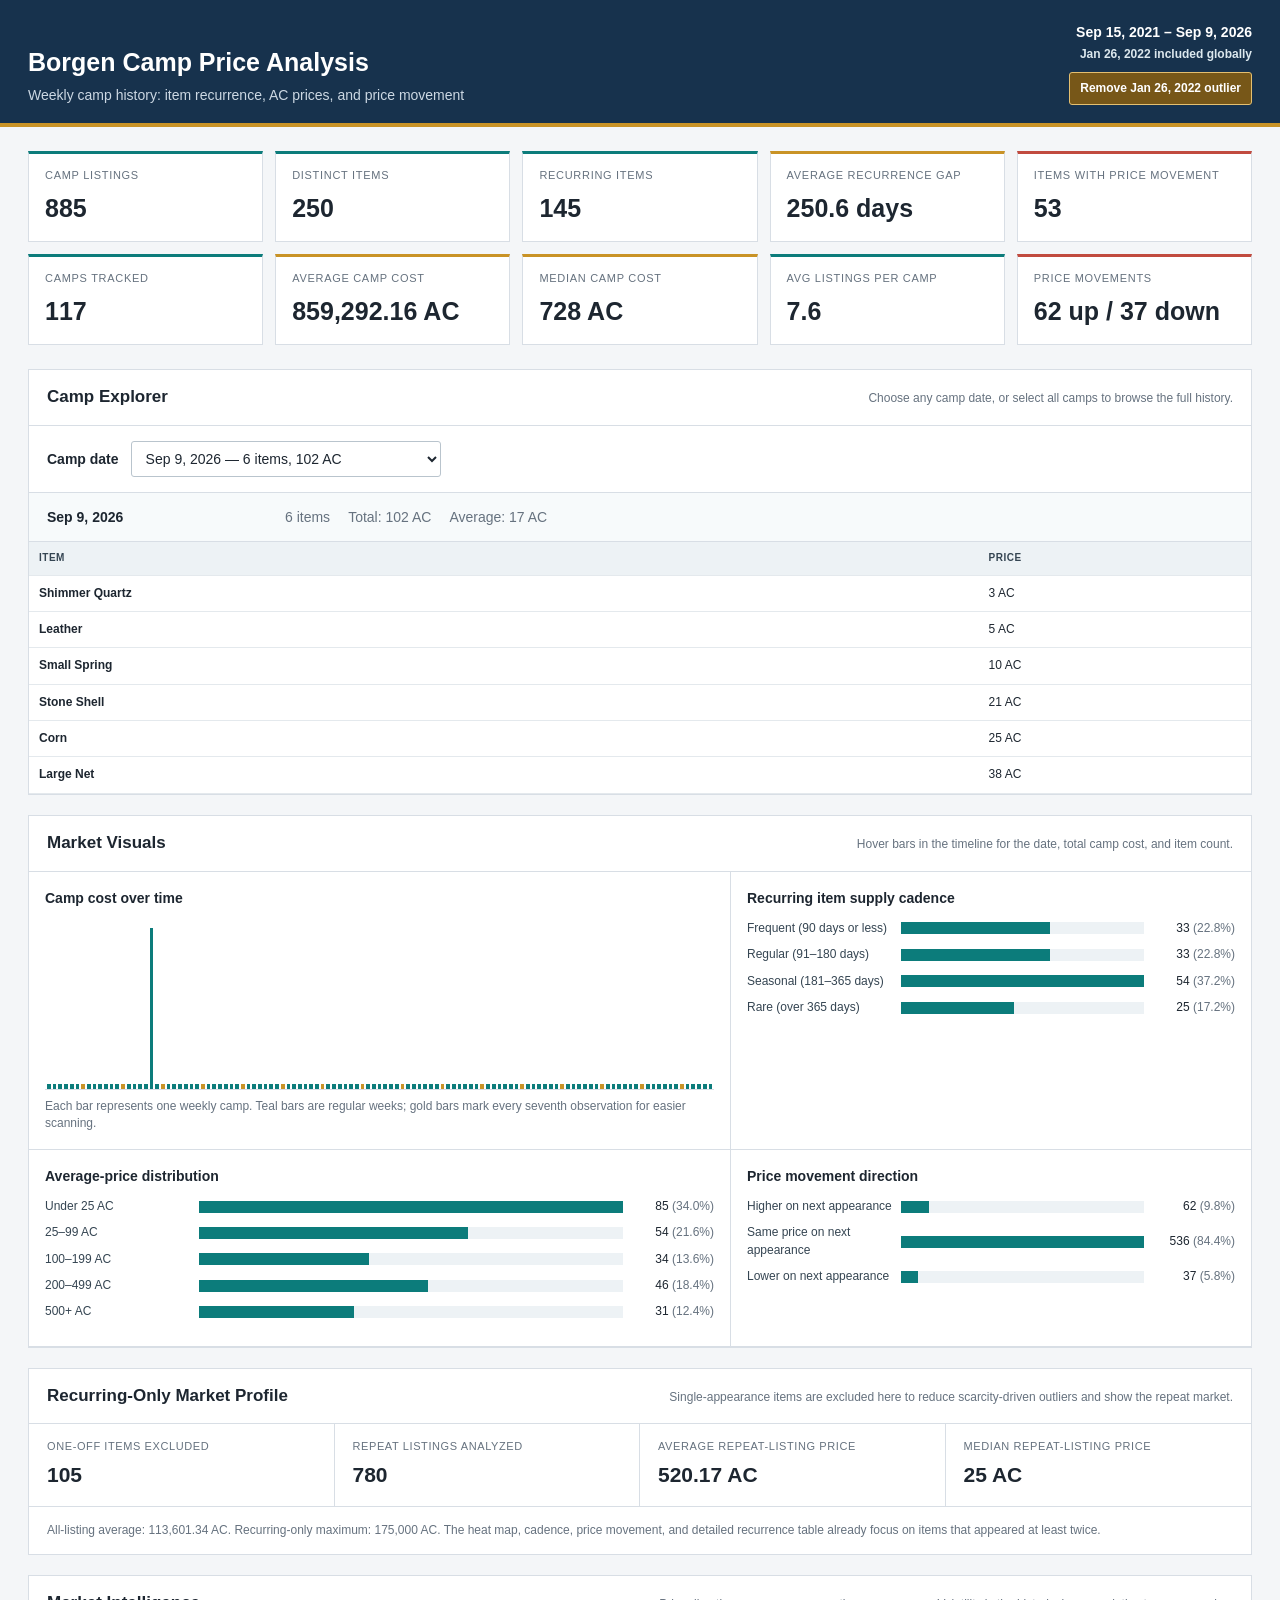
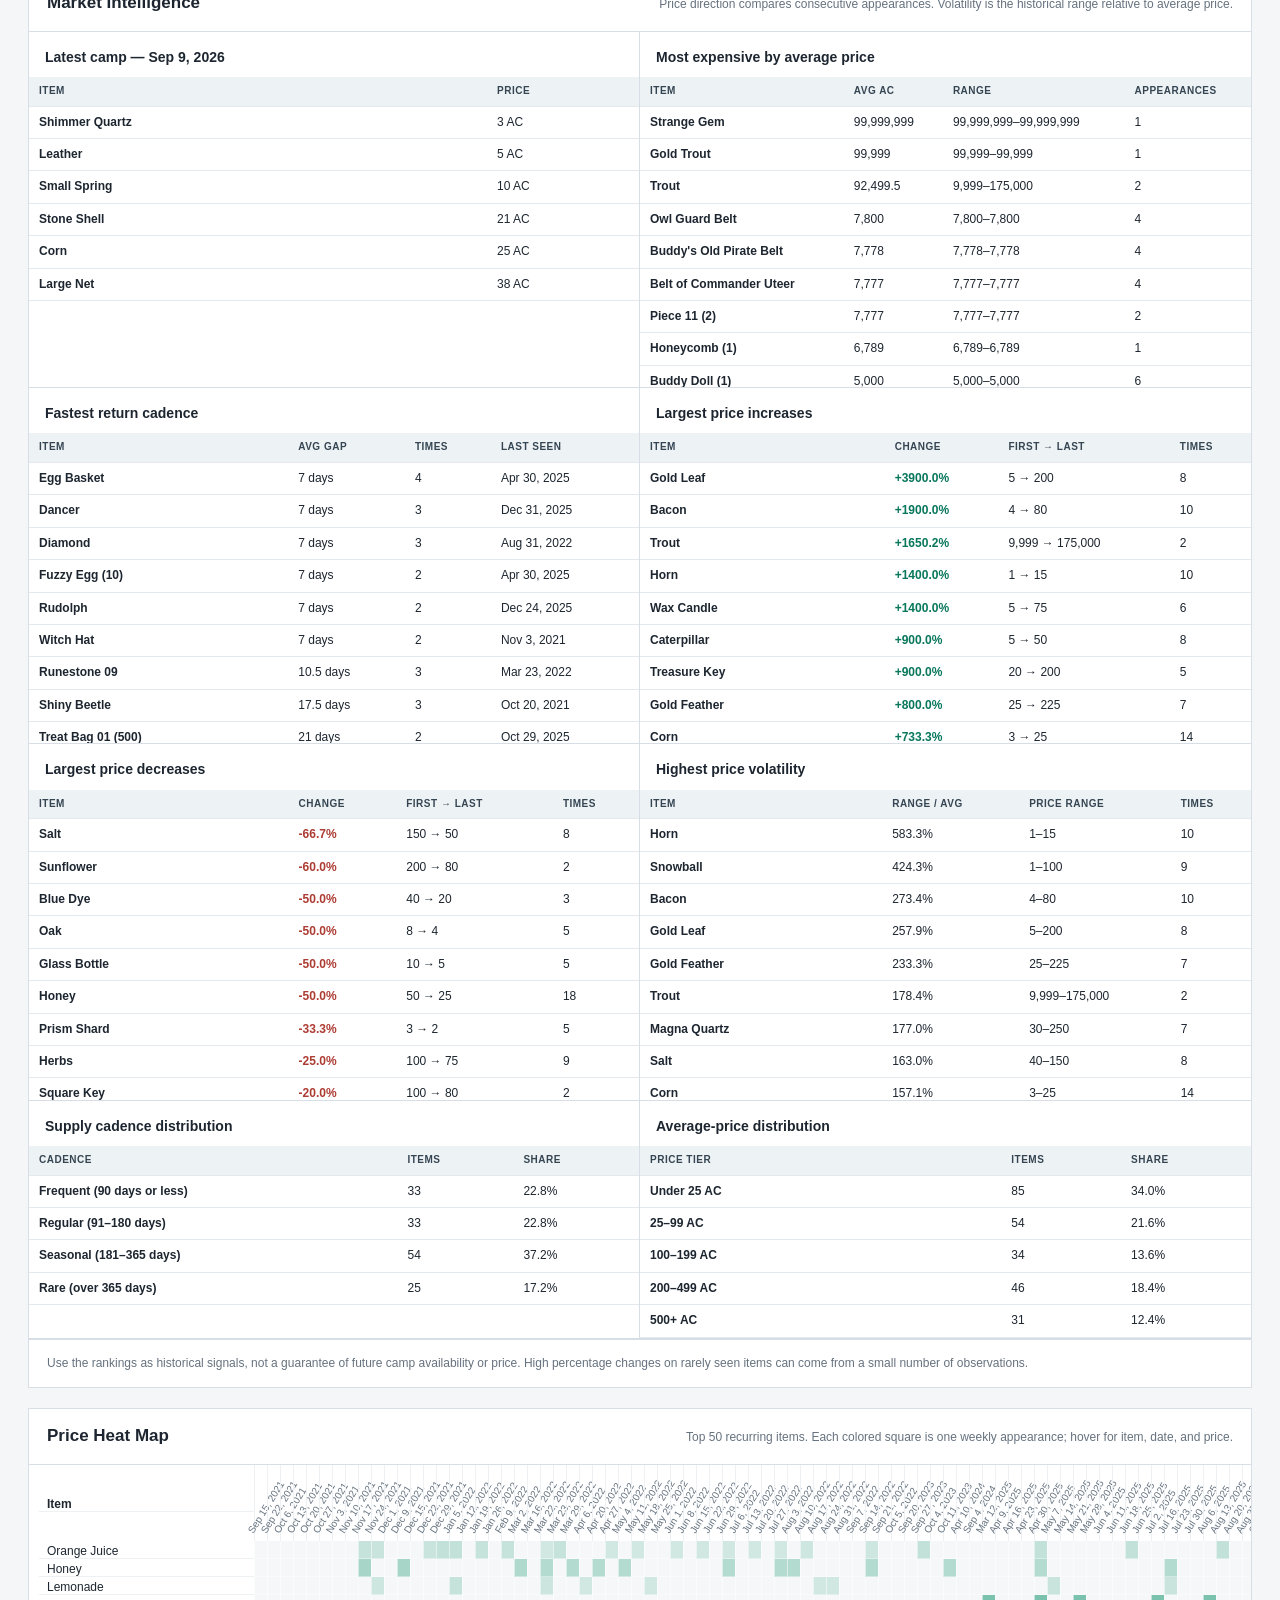
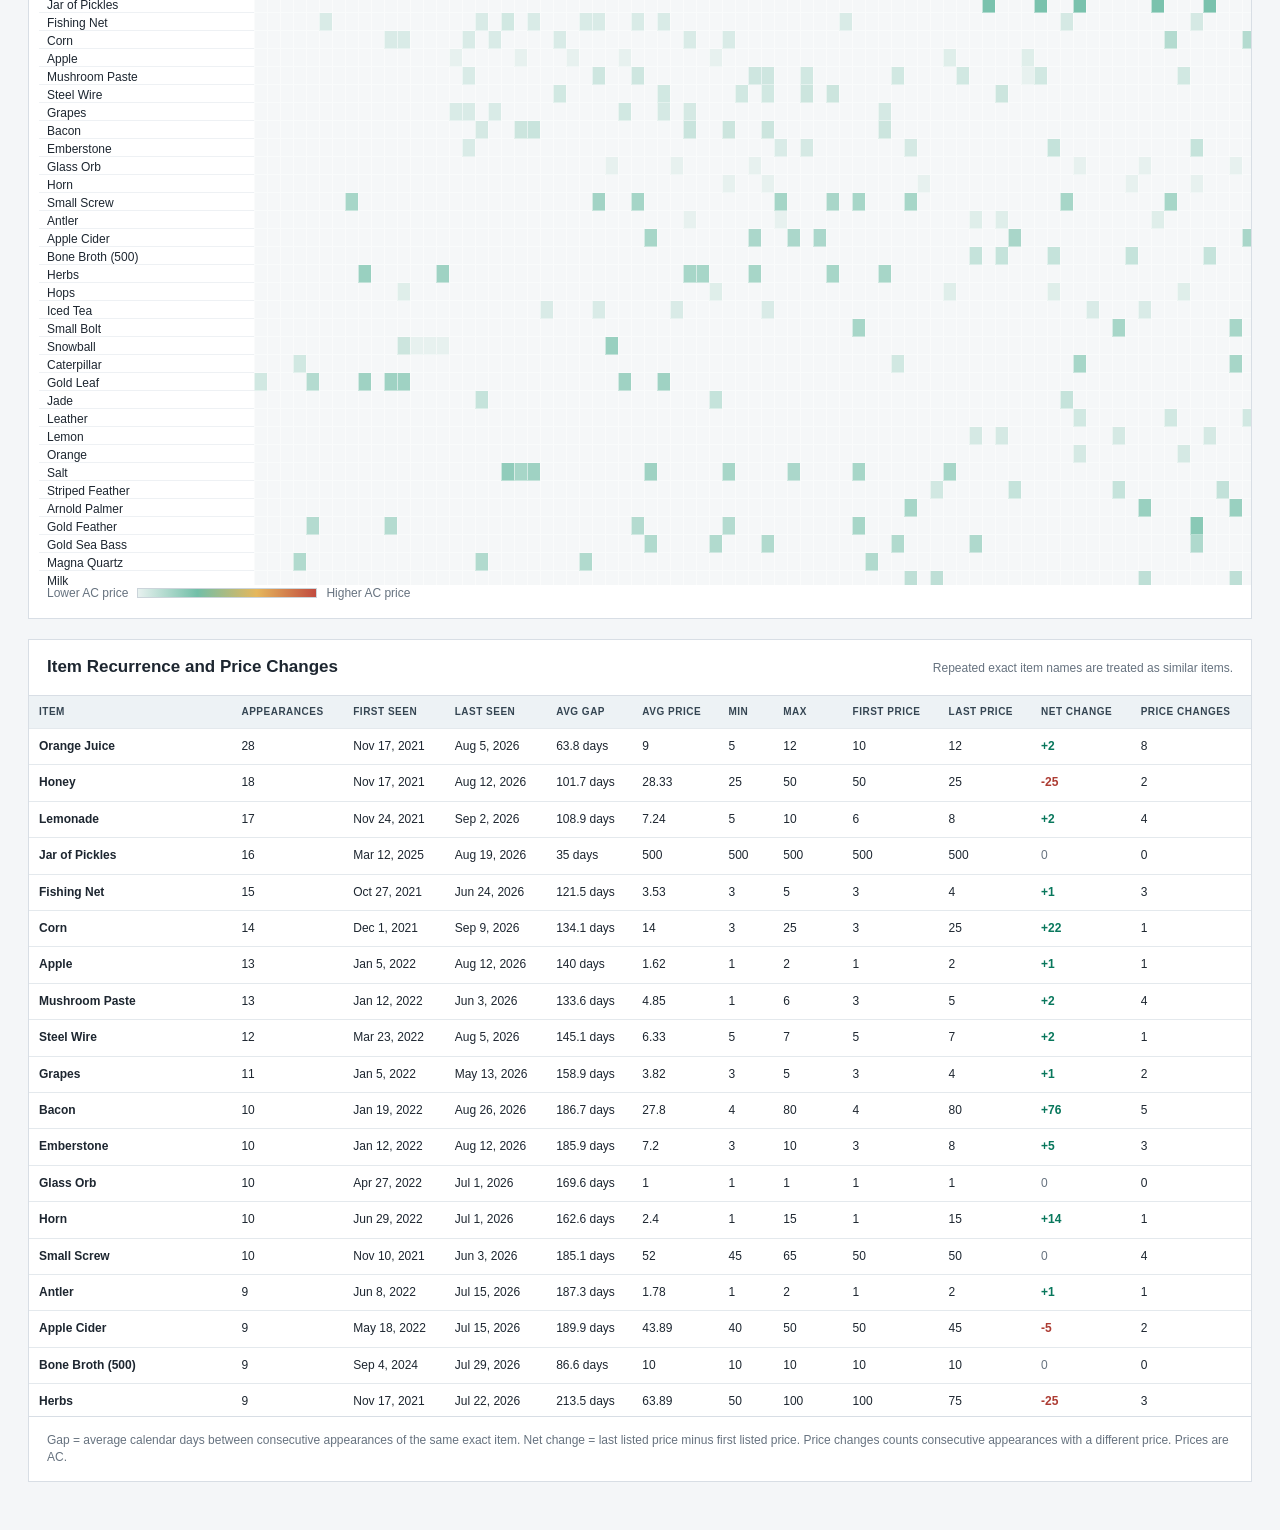
<file: Borgen_price_analysis_with_jan_26_2022.html>
<!doctype html>
<html lang="en"><head><meta charset="utf-8"><meta name="viewport" content="width=device-width, initial-scale=1"><title>Borgen Camp Price Analysis</title>
<style>
:root{--ink:#1d2630;--muted:#66727f;--line:#d8dee5;--panel:#fff;--page:#f4f6f8;--teal:#0c7c7b;--navy:#17324d;--gold:#c99326;--red:#c14b3f}*{box-sizing:border-box}body{margin:0;color:var(--ink);background:var(--page);font:14px/1.45 Arial,Helvetica,sans-serif}.topbar{background:var(--navy);color:#fff;border-bottom:4px solid var(--gold)}.topbar-inner{max-width:1600px;margin:0 auto;padding:22px 28px 18px;display:flex;align-items:end;justify-content:space-between;gap:24px}h1{margin:0;font-size:25px;letter-spacing:0}.subtitle{margin:5px 0 0;color:#ccd8e3}.period{font-weight:700;text-align:right;white-space:nowrap}main{max-width:1600px;margin:0 auto;padding:24px 28px 48px}.stats{display:grid;grid-template-columns:repeat(5,minmax(140px,1fr));gap:12px;margin-bottom:24px}.stat{background:var(--panel);border:1px solid var(--line);border-top:3px solid var(--teal);padding:14px 16px;min-height:91px}.stat.gold{border-top-color:var(--gold)}.stat.red{border-top-color:var(--red)}.stat-label{color:var(--muted);font-size:11px;text-transform:uppercase;letter-spacing:.7px}.stat-value{margin-top:6px;font-size:25px;font-weight:700;font-variant-numeric:tabular-nums}section{background:var(--panel);border:1px solid var(--line);margin-top:20px}.section-head{padding:15px 18px;border-bottom:1px solid var(--line);display:flex;justify-content:space-between;align-items:baseline;gap:18px}h2{margin:0;font-size:17px}.note{color:var(--muted);font-size:12px;text-align:right}.heat-scroll{overflow:auto;max-height:720px}.heatmap{display:grid;align-items:center;width:max-content;min-width:100%;padding:0 10px 12px}.heat-label{position:sticky;left:0;z-index:3;width:215px;height:18px;overflow:hidden;text-overflow:ellipsis;white-space:nowrap;background:#fff;padding:2px 8px;font-size:12px;border-bottom:1px solid #eef1f4}.heat-label.heading{z-index:4;font-weight:700}.date-label{width:13px;height:76px;position:relative;border-left:1px solid #eef1f4}.date-label span{position:absolute;bottom:4px;left:2px;transform:rotate(-58deg);transform-origin:left bottom;width:66px;color:var(--muted);font-size:10px;white-space:nowrap}.heat-cell{width:13px;height:18px;border-left:1px solid rgba(255,255,255,.55);border-bottom:1px solid rgba(255,255,255,.4)}.heat-cell.empty{background:#f5f7f8}.legend{display:flex;align-items:center;gap:9px;padding:0 18px 16px;color:var(--muted);font-size:12px}.legend-scale{height:10px;width:180px;background:linear-gradient(90deg,#e7f1ef,#72bfa8,#e5b75c,#c14b3f);border:1px solid #cbd4da}.table-wrap{overflow:auto;max-height:720px}table{border-collapse:collapse;width:100%;font-size:12px}th{position:sticky;top:0;z-index:2;background:#edf2f5;color:#354552;text-align:left;text-transform:uppercase;letter-spacing:.5px;font-size:10px;white-space:nowrap}th,td{padding:9px 10px;border-bottom:1px solid #e4e9ed}td{white-space:nowrap;font-variant-numeric:tabular-nums}td.item{white-space:normal;min-width:185px;font-weight:700}td.pos{color:#08775c;font-weight:700}td.neg{color:#ad3c33;font-weight:700}td.neutral{color:var(--muted)}tr:hover td{background:#f7fafb}.method{padding:15px 18px;color:var(--muted);font-size:12px;border-top:1px solid var(--line)}@media(max-width:800px){.topbar-inner{padding:18px;display:block}.period{text-align:left;margin-top:8px}main{padding:16px}.stats{grid-template-columns:repeat(2,minmax(0,1fr))}.stat:last-child{grid-column:span 2}.section-head{display:block}.note{text-align:left;margin-top:5px}}
</style></head><body>
<style>.global-switch{display:inline-block;margin-top:8px;padding:7px 10px;border:1px solid #e4bf70;border-radius:3px;color:#fff;background:#775718;font-size:12px;font-weight:700;text-decoration:none}.global-switch:hover{background:#967123}.mode-note{margin:4px 0 0;color:#dce8ee;font-size:12px}.mini-grid{display:grid;grid-template-columns:repeat(2,minmax(0,1fr));gap:0}.mini{border-right:1px solid var(--line);border-bottom:1px solid var(--line);padding:15px 0 0;min-width:0}.mini:nth-child(2n){border-right:0}.mini h3{margin:0 16px 10px;font-size:14px}.mini-scroll{overflow:auto;max-height:310px}.mini table{font-size:12px}.mini th,.mini td{padding:7px 10px}.mini td.item{min-width:160px}.visual-grid{display:grid;grid-template-columns:1.35fr 1fr;gap:0}.visual{padding:16px;border-right:1px solid var(--line);border-bottom:1px solid var(--line)}.visual:nth-child(2n){border-right:0}.visual h3{margin:0 0 12px;font-size:14px}.timeline{height:170px;display:flex;align-items:end;gap:2px;padding:8px 2px 0;border-bottom:1px solid var(--line);overflow:hidden}.timeline-bar{flex:1 1 0;min-width:2px;background:#0c7c7b}.timeline-bar:nth-child(7n){background:#c99326}.timeline-note{margin-top:8px;color:var(--muted);font-size:12px}.bar-row{display:grid;grid-template-columns:145px minmax(80px,1fr) 82px;gap:9px;align-items:center;margin:9px 0;font-size:12px}.bar-label{color:#354552}.bar-track{height:12px;background:#edf2f5}.bar-fill{height:100%;background:#0c7c7b}.bar-value{font-variant-numeric:tabular-nums;text-align:right}.bar-value span{color:var(--muted)}.day-toolbar{display:flex;align-items:center;gap:12px;padding:15px 18px;border-bottom:1px solid var(--line)}.day-toolbar label{font-weight:700}.day-toolbar select{min-width:310px;max-width:100%;border:1px solid #b9c4cd;border-radius:3px;padding:8px 10px;background:#fff;font:inherit;color:var(--ink)}.day-summary{display:flex;gap:18px;flex-wrap:wrap;padding:14px 18px;background:#f7fafb;border-bottom:1px solid var(--line)}.day-summary strong{min-width:220px}.day-summary span{color:var(--muted)}.day-table{overflow:auto;max-height:500px}.outlier-strip{display:grid;grid-template-columns:repeat(4,minmax(0,1fr));gap:0}.outlier-metric{padding:15px 18px;border-right:1px solid var(--line)}.outlier-metric:last-child{border-right:0}.outlier-metric span{display:block;color:var(--muted);font-size:11px;text-transform:uppercase;letter-spacing:.6px}.outlier-metric strong{display:block;margin-top:5px;font-size:21px}@media(max-width:800px){.mini-grid,.visual-grid{grid-template-columns:1fr}.mini,.visual{border-right:0}.mini h3{margin-left:14px}.day-toolbar{display:block}.day-toolbar select{margin-top:8px;width:100%}.outlier-strip{grid-template-columns:repeat(2,minmax(0,1fr))}.outlier-metric:nth-child(2){border-right:0}.bar-row{grid-template-columns:110px minmax(60px,1fr) 72px}}</style>
<header class="topbar"><div class="topbar-inner"><div><h1>Borgen Camp Price Analysis</h1><p class="subtitle">Weekly camp history: item recurrence, AC prices, and price movement</p></div><div class="period">Sep 15, 2021 – Sep 9, 2026<div class="mode-note">Jan 26, 2022 included globally</div><a class="global-switch" href="Borgen_price_analysis.html">Remove Jan 26, 2022 outlier</a></div></div></header>
<main><div class="stats"><div class="stat"><div class="stat-label">Camp listings</div><div class="stat-value">885</div></div><div class="stat"><div class="stat-label">Distinct items</div><div class="stat-value">250</div></div><div class="stat"><div class="stat-label">Recurring items</div><div class="stat-value">145</div></div><div class="stat gold"><div class="stat-label">Average recurrence gap</div><div class="stat-value">250.6 days</div></div><div class="stat red"><div class="stat-label">Items with price movement</div><div class="stat-value">53</div></div><div class="stat"><div class="stat-label">Camps tracked</div><div class="stat-value">117</div></div><div class="stat gold"><div class="stat-label">Average camp cost</div><div class="stat-value">859,292.16 AC</div></div><div class="stat gold"><div class="stat-label">Median camp cost</div><div class="stat-value">728 AC</div></div><div class="stat"><div class="stat-label">Avg listings per camp</div><div class="stat-value">7.6</div></div><div class="stat red"><div class="stat-label">Price movements</div><div class="stat-value">62 up / 37 down</div></div></div>
<section><div class="section-head"><h2>Camp Explorer</h2><div class="note">Choose any camp date, or select all camps to browse the full history.</div></div><div class="day-toolbar"><label for="camp-picker">Camp date</label><select id="camp-picker"><option value="all">All tracked camps</option><option value="1788912000000" selected>Sep 9, 2026 — 6 items, 102 AC</option><option value="1788307200000">Sep 2, 2026 — 7 items, 500 AC</option><option value="1787702400000">Aug 26, 2026 — 7 items, 288 AC</option><option value="1787097600000">Aug 19, 2026 — 8 items, 8,977 AC</option><option value="1786492800000">Aug 12, 2026 — 9 items, 10,699 AC</option><option value="1785888000000">Aug 5, 2026 — 7 items, 8,064 AC</option><option value="1785283200000">Jul 29, 2026 — 8 items, 242 AC</option><option value="1784678400000">Jul 22, 2026 — 9 items, 928 AC</option><option value="1784073600000">Jul 15, 2026 — 10 items, 4,335 AC</option><option value="1783468800000">Jul 8, 2026 — 7 items, 393 AC</option><option value="1782864000000">Jul 1, 2026 — 7 items, 322 AC</option><option value="1782259200000">Jun 24, 2026 — 7 items, 8,065 AC</option><option value="1781654400000">Jun 17, 2026 — 11 items, 12,459 AC</option><option value="1781049600000">Jun 10, 2026 — 8 items, 233 AC</option><option value="1780444800000">Jun 3, 2026 — 7 items, 8,619 AC</option><option value="1778630400000">May 13, 2026 — 13 items, 1,029 AC</option><option value="1771977600000">Feb 25, 2026 — 8 items, 351 AC</option><option value="1771372800000">Feb 18, 2026 — 8 items, 15,672 AC</option><option value="1770768000000">Feb 11, 2026 — 8 items, 525 AC</option><option value="1770163200000">Feb 4, 2026 — 13 items, 8,745 AC</option><option value="1769558400000">Jan 28, 2026 — 7 items, 435 AC</option><option value="1767744000000">Jan 7, 2026 — 7 items, 1,578 AC</option><option value="1767139200000">Dec 31, 2025 — 15 items, 13,645 AC</option><option value="1766534400000">Dec 24, 2025 — 11 items, 1,776 AC</option><option value="1765929600000">Dec 17, 2025 — 10 items, 1,722 AC</option><option value="1765324800000">Dec 10, 2025 — 7 items, 582 AC</option><option value="1764720000000">Dec 3, 2025 — 7 items, 3,493 AC</option><option value="1764115200000">Nov 26, 2025 — 6 items, 655 AC</option><option value="1763510400000">Nov 19, 2025 — 6 items, 128 AC</option><option value="1762905600000">Nov 12, 2025 — 8 items, 640 AC</option><option value="1762300800000">Nov 5, 2025 — 8 items, 1,005 AC</option><option value="1761696000000">Oct 29, 2025 — 10 items, 571 AC</option><option value="1761091200000">Oct 22, 2025 — 8 items, 1,177 AC</option><option value="1760486400000">Oct 15, 2025 — 7 items, 1,259 AC</option><option value="1759881600000">Oct 8, 2025 — 9 items, 8,139 AC</option><option value="1759276800000">Oct 1, 2025 — 7 items, 630 AC</option><option value="1758672000000">Sep 24, 2025 — 8 items, 3,637 AC</option><option value="1758067200000">Sep 17, 2025 — 6 items, 267 AC</option><option value="1757462400000">Sep 10, 2025 — 6 items, 147 AC</option><option value="1756857600000">Sep 3, 2025 — 7 items, 673 AC</option><option value="1756252800000">Aug 27, 2025 — 8 items, 7,906 AC</option><option value="1755648000000">Aug 20, 2025 — 8 items, 5,246 AC</option><option value="1755043200000">Aug 13, 2025 — 7 items, 3,801 AC</option><option value="1754438400000">Aug 6, 2025 — 8 items, 785 AC</option><option value="1753833600000">Jul 30, 2025 — 8 items, 8,201 AC</option><option value="1753228800000">Jul 23, 2025 — 6 items, 326 AC</option><option value="1752624000000">Jul 16, 2025 — 7 items, 148 AC</option><option value="1751414400000">Jul 2, 2025 — 7 items, 730 AC</option><option value="1750809600000">Jun 25, 2025 — 8 items, 470 AC</option><option value="1750204800000">Jun 18, 2025 — 8 items, 5,326 AC</option><option value="1749600000000">Jun 11, 2025 — 9 items, 9,480 AC</option><option value="1748995200000">Jun 4, 2025 — 7 items, 237 AC</option><option value="1748390400000">May 28, 2025 — 7 items, 8,772 AC</option><option value="1747785600000">May 21, 2025 — 8 items, 1,085 AC</option><option value="1747180800000">May 14, 2025 — 9 items, 5,547 AC</option><option value="1746576000000">May 7, 2025 — 7 items, 7,956 AC</option><option value="1745971200000">Apr 30, 2025 — 9 items, 1,334 AC</option><option value="1745366400000">Apr 23, 2025 — 7 items, 546 AC</option><option value="1744761600000">Apr 16, 2025 — 8 items, 1,018 AC</option><option value="1744156800000">Apr 9, 2025 — 7 items, 848 AC</option><option value="1741737600000">Mar 12, 2025 — 4 items, 105,549 AC</option><option value="1725408000000">Sep 4, 2024 — 6 items, 106 AC</option><option value="1712707200000">Apr 10, 2024 — 6 items, 1,280 AC</option><option value="1696982400000">Oct 11, 2023 — 8 items, 1,838 AC</option><option value="1696377600000">Oct 4, 2023 — 7 items, 95 AC</option><option value="1695772800000">Sep 27, 2023 — 7 items, 318 AC</option><option value="1695168000000">Sep 20, 2023 — 7 items, 8,246 AC</option><option value="1664928000000">Oct 5, 2022 — 8 items, 325 AC</option><option value="1663718400000">Sep 21, 2022 — 8 items, 716 AC</option><option value="1663113600000">Sep 14, 2022 — 8 items, 175,586 AC</option><option value="1662508800000">Sep 7, 2022 — 8 items, 1,350 AC</option><option value="1661904000000">Aug 31, 2022 — 6 items, 1,453 AC</option><option value="1661299200000">Aug 24, 2022 — 8 items, 1,615 AC</option><option value="1660694400000">Aug 17, 2022 — 8 items, 1,828 AC</option><option value="1660089600000">Aug 10, 2022 — 10 items, 162 AC</option><option value="1659484800000">Aug 3, 2022 — 7 items, 558 AC</option><option value="1658880000000">Jul 27, 2022 — 7 items, 299 AC</option><option value="1658275200000">Jul 20, 2022 — 8 items, 552 AC</option><option value="1657670400000">Jul 13, 2022 — 8 items, 285 AC</option><option value="1657065600000">Jul 6, 2022 — 8 items, 202 AC</option><option value="1656460800000">Jun 29, 2022 — 9 items, 1,366 AC</option><option value="1655856000000">Jun 22, 2022 — 9 items, 426 AC</option><option value="1655251200000">Jun 15, 2022 — 7 items, 393 AC</option><option value="1654646400000">Jun 8, 2022 — 7 items, 316 AC</option><option value="1654041600000">Jun 1, 2022 — 7 items, 384 AC</option><option value="1653436800000">May 25, 2022 — 6 items, 237 AC</option><option value="1652832000000">May 18, 2022 — 6 items, 340 AC</option><option value="1652227200000">May 11, 2022 — 6 items, 294 AC</option><option value="1651622400000">May 4, 2022 — 7 items, 556 AC</option><option value="1651017600000">Apr 27, 2022 — 5 items, 856 AC</option><option value="1650412800000">Apr 20, 2022 — 7 items, 367 AC</option><option value="1649203200000">Apr 6, 2022 — 7 items, 628 AC</option><option value="1648512000000">Mar 29, 2022 — 6 items, 386 AC</option><option value="1647993600000">Mar 23, 2022 — 8 items, 608 AC</option><option value="1647907200000">Mar 22, 2022 — 7 items, 350 AC</option><option value="1647388800000">Mar 16, 2022 — 8 items, 951 AC</option><option value="1646179200000">Mar 2, 2022 — 8 items, 421 AC</option><option value="1644364800000">Feb 9, 2022 — 7 items, 1,015 AC</option><option value="1643155200000">Jan 26, 2022 — 8 items, 100,000,655 AC</option><option value="1642550400000">Jan 19, 2022 — 8 items, 285 AC</option><option value="1641945600000">Jan 12, 2022 — 6 items, 65 AC</option><option value="1641340800000">Jan 5, 2022 — 8 items, 776 AC</option><option value="1640736000000">Dec 29, 2021 — 8 items, 626 AC</option><option value="1640131200000">Dec 22, 2021 — 7 items, 984 AC</option><option value="1639526400000">Dec 15, 2021 — 6 items, 486 AC</option><option value="1639008000000">Dec 9, 2021 — 7 items, 337 AC</option><option value="1638316800000">Dec 1, 2021 — 6 items, 803 AC</option><option value="1637712000000">Nov 24, 2021 — 7 items, 489 AC</option><option value="1637107200000">Nov 17, 2021 — 7 items, 957 AC</option><option value="1636502400000">Nov 10, 2021 — 9 items, 10,899 AC</option><option value="1635897600000">Nov 3, 2021 — 6 items, 690 AC</option><option value="1635292800000">Oct 27, 2021 — 7 items, 988 AC</option><option value="1634688000000">Oct 20, 2021 — 9 items, 765 AC</option><option value="1634083200000">Oct 13, 2021 — 6 items, 563 AC</option><option value="1633478400000">Oct 6, 2021 — 5 items, 728 AC</option><option value="1632268800000">Sep 22, 2021 — 5 items, 730 AC</option><option value="1631664000000">Sep 15, 2021 — 5 items, 631 AC</option></select></div><div id="camp-details"><div class="day-summary"><strong>Sep 9, 2026</strong><span>6 items</span><span>Total: 102 AC</span><span>Average: 17 AC</span></div><div class="day-table"><table><thead><tr><th>Item</th><th>Price</th></tr></thead><tbody><tr><td class="item">Shimmer Quartz</td><td>3 AC</td></tr><tr><td class="item">Leather</td><td>5 AC</td></tr><tr><td class="item">Small Spring</td><td>10 AC</td></tr><tr><td class="item">Stone Shell</td><td>21 AC</td></tr><tr><td class="item">Corn</td><td>25 AC</td></tr><tr><td class="item">Large Net</td><td>38 AC</td></tr></tbody></table></div></div></section>
<section><div class="section-head"><h2>Market Visuals</h2><div class="note">Hover bars in the timeline for the date, total camp cost, and item count.</div></div><div class="visual-grid"><article class="visual"><h3>Camp cost over time</h3><div class="timeline"><div class="timeline-bar" style="height:3%" title="Sep 15, 2021 | 631 AC | 5 items"></div><div class="timeline-bar" style="height:3%" title="Sep 22, 2021 | 730 AC | 5 items"></div><div class="timeline-bar" style="height:3%" title="Oct 6, 2021 | 728 AC | 5 items"></div><div class="timeline-bar" style="height:3%" title="Oct 13, 2021 | 563 AC | 6 items"></div><div class="timeline-bar" style="height:3%" title="Oct 20, 2021 | 765 AC | 9 items"></div><div class="timeline-bar" style="height:3%" title="Oct 27, 2021 | 988 AC | 7 items"></div><div class="timeline-bar" style="height:3%" title="Nov 3, 2021 | 690 AC | 6 items"></div><div class="timeline-bar" style="height:3%" title="Nov 10, 2021 | 10,899 AC | 9 items"></div><div class="timeline-bar" style="height:3%" title="Nov 17, 2021 | 957 AC | 7 items"></div><div class="timeline-bar" style="height:3%" title="Nov 24, 2021 | 489 AC | 7 items"></div><div class="timeline-bar" style="height:3%" title="Dec 1, 2021 | 803 AC | 6 items"></div><div class="timeline-bar" style="height:3%" title="Dec 9, 2021 | 337 AC | 7 items"></div><div class="timeline-bar" style="height:3%" title="Dec 15, 2021 | 486 AC | 6 items"></div><div class="timeline-bar" style="height:3%" title="Dec 22, 2021 | 984 AC | 7 items"></div><div class="timeline-bar" style="height:3%" title="Dec 29, 2021 | 626 AC | 8 items"></div><div class="timeline-bar" style="height:3%" title="Jan 5, 2022 | 776 AC | 8 items"></div><div class="timeline-bar" style="height:3%" title="Jan 12, 2022 | 65 AC | 6 items"></div><div class="timeline-bar" style="height:3%" title="Jan 19, 2022 | 285 AC | 8 items"></div><div class="timeline-bar" style="height:100%" title="Jan 26, 2022 | 100,000,655 AC | 8 items"></div><div class="timeline-bar" style="height:3%" title="Feb 9, 2022 | 1,015 AC | 7 items"></div><div class="timeline-bar" style="height:3%" title="Mar 2, 2022 | 421 AC | 8 items"></div><div class="timeline-bar" style="height:3%" title="Mar 16, 2022 | 951 AC | 8 items"></div><div class="timeline-bar" style="height:3%" title="Mar 22, 2022 | 350 AC | 7 items"></div><div class="timeline-bar" style="height:3%" title="Mar 23, 2022 | 608 AC | 8 items"></div><div class="timeline-bar" style="height:3%" title="Mar 29, 2022 | 386 AC | 6 items"></div><div class="timeline-bar" style="height:3%" title="Apr 6, 2022 | 628 AC | 7 items"></div><div class="timeline-bar" style="height:3%" title="Apr 20, 2022 | 367 AC | 7 items"></div><div class="timeline-bar" style="height:3%" title="Apr 27, 2022 | 856 AC | 5 items"></div><div class="timeline-bar" style="height:3%" title="May 4, 2022 | 556 AC | 7 items"></div><div class="timeline-bar" style="height:3%" title="May 11, 2022 | 294 AC | 6 items"></div><div class="timeline-bar" style="height:3%" title="May 18, 2022 | 340 AC | 6 items"></div><div class="timeline-bar" style="height:3%" title="May 25, 2022 | 237 AC | 6 items"></div><div class="timeline-bar" style="height:3%" title="Jun 1, 2022 | 384 AC | 7 items"></div><div class="timeline-bar" style="height:3%" title="Jun 8, 2022 | 316 AC | 7 items"></div><div class="timeline-bar" style="height:3%" title="Jun 15, 2022 | 393 AC | 7 items"></div><div class="timeline-bar" style="height:3%" title="Jun 22, 2022 | 426 AC | 9 items"></div><div class="timeline-bar" style="height:3%" title="Jun 29, 2022 | 1,366 AC | 9 items"></div><div class="timeline-bar" style="height:3%" title="Jul 6, 2022 | 202 AC | 8 items"></div><div class="timeline-bar" style="height:3%" title="Jul 13, 2022 | 285 AC | 8 items"></div><div class="timeline-bar" style="height:3%" title="Jul 20, 2022 | 552 AC | 8 items"></div><div class="timeline-bar" style="height:3%" title="Jul 27, 2022 | 299 AC | 7 items"></div><div class="timeline-bar" style="height:3%" title="Aug 3, 2022 | 558 AC | 7 items"></div><div class="timeline-bar" style="height:3%" title="Aug 10, 2022 | 162 AC | 10 items"></div><div class="timeline-bar" style="height:3%" title="Aug 17, 2022 | 1,828 AC | 8 items"></div><div class="timeline-bar" style="height:3%" title="Aug 24, 2022 | 1,615 AC | 8 items"></div><div class="timeline-bar" style="height:3%" title="Aug 31, 2022 | 1,453 AC | 6 items"></div><div class="timeline-bar" style="height:3%" title="Sep 7, 2022 | 1,350 AC | 8 items"></div><div class="timeline-bar" style="height:3%" title="Sep 14, 2022 | 175,586 AC | 8 items"></div><div class="timeline-bar" style="height:3%" title="Sep 21, 2022 | 716 AC | 8 items"></div><div class="timeline-bar" style="height:3%" title="Oct 5, 2022 | 325 AC | 8 items"></div><div class="timeline-bar" style="height:3%" title="Sep 20, 2023 | 8,246 AC | 7 items"></div><div class="timeline-bar" style="height:3%" title="Sep 27, 2023 | 318 AC | 7 items"></div><div class="timeline-bar" style="height:3%" title="Oct 4, 2023 | 95 AC | 7 items"></div><div class="timeline-bar" style="height:3%" title="Oct 11, 2023 | 1,838 AC | 8 items"></div><div class="timeline-bar" style="height:3%" title="Apr 10, 2024 | 1,280 AC | 6 items"></div><div class="timeline-bar" style="height:3%" title="Sep 4, 2024 | 106 AC | 6 items"></div><div class="timeline-bar" style="height:3%" title="Mar 12, 2025 | 105,549 AC | 4 items"></div><div class="timeline-bar" style="height:3%" title="Apr 9, 2025 | 848 AC | 7 items"></div><div class="timeline-bar" style="height:3%" title="Apr 16, 2025 | 1,018 AC | 8 items"></div><div class="timeline-bar" style="height:3%" title="Apr 23, 2025 | 546 AC | 7 items"></div><div class="timeline-bar" style="height:3%" title="Apr 30, 2025 | 1,334 AC | 9 items"></div><div class="timeline-bar" style="height:3%" title="May 7, 2025 | 7,956 AC | 7 items"></div><div class="timeline-bar" style="height:3%" title="May 14, 2025 | 5,547 AC | 9 items"></div><div class="timeline-bar" style="height:3%" title="May 21, 2025 | 1,085 AC | 8 items"></div><div class="timeline-bar" style="height:3%" title="May 28, 2025 | 8,772 AC | 7 items"></div><div class="timeline-bar" style="height:3%" title="Jun 4, 2025 | 237 AC | 7 items"></div><div class="timeline-bar" style="height:3%" title="Jun 11, 2025 | 9,480 AC | 9 items"></div><div class="timeline-bar" style="height:3%" title="Jun 18, 2025 | 5,326 AC | 8 items"></div><div class="timeline-bar" style="height:3%" title="Jun 25, 2025 | 470 AC | 8 items"></div><div class="timeline-bar" style="height:3%" title="Jul 2, 2025 | 730 AC | 7 items"></div><div class="timeline-bar" style="height:3%" title="Jul 16, 2025 | 148 AC | 7 items"></div><div class="timeline-bar" style="height:3%" title="Jul 23, 2025 | 326 AC | 6 items"></div><div class="timeline-bar" style="height:3%" title="Jul 30, 2025 | 8,201 AC | 8 items"></div><div class="timeline-bar" style="height:3%" title="Aug 6, 2025 | 785 AC | 8 items"></div><div class="timeline-bar" style="height:3%" title="Aug 13, 2025 | 3,801 AC | 7 items"></div><div class="timeline-bar" style="height:3%" title="Aug 20, 2025 | 5,246 AC | 8 items"></div><div class="timeline-bar" style="height:3%" title="Aug 27, 2025 | 7,906 AC | 8 items"></div><div class="timeline-bar" style="height:3%" title="Sep 3, 2025 | 673 AC | 7 items"></div><div class="timeline-bar" style="height:3%" title="Sep 10, 2025 | 147 AC | 6 items"></div><div class="timeline-bar" style="height:3%" title="Sep 17, 2025 | 267 AC | 6 items"></div><div class="timeline-bar" style="height:3%" title="Sep 24, 2025 | 3,637 AC | 8 items"></div><div class="timeline-bar" style="height:3%" title="Oct 1, 2025 | 630 AC | 7 items"></div><div class="timeline-bar" style="height:3%" title="Oct 8, 2025 | 8,139 AC | 9 items"></div><div class="timeline-bar" style="height:3%" title="Oct 15, 2025 | 1,259 AC | 7 items"></div><div class="timeline-bar" style="height:3%" title="Oct 22, 2025 | 1,177 AC | 8 items"></div><div class="timeline-bar" style="height:3%" title="Oct 29, 2025 | 571 AC | 10 items"></div><div class="timeline-bar" style="height:3%" title="Nov 5, 2025 | 1,005 AC | 8 items"></div><div class="timeline-bar" style="height:3%" title="Nov 12, 2025 | 640 AC | 8 items"></div><div class="timeline-bar" style="height:3%" title="Nov 19, 2025 | 128 AC | 6 items"></div><div class="timeline-bar" style="height:3%" title="Nov 26, 2025 | 655 AC | 6 items"></div><div class="timeline-bar" style="height:3%" title="Dec 3, 2025 | 3,493 AC | 7 items"></div><div class="timeline-bar" style="height:3%" title="Dec 10, 2025 | 582 AC | 7 items"></div><div class="timeline-bar" style="height:3%" title="Dec 17, 2025 | 1,722 AC | 10 items"></div><div class="timeline-bar" style="height:3%" title="Dec 24, 2025 | 1,776 AC | 11 items"></div><div class="timeline-bar" style="height:3%" title="Dec 31, 2025 | 13,645 AC | 15 items"></div><div class="timeline-bar" style="height:3%" title="Jan 7, 2026 | 1,578 AC | 7 items"></div><div class="timeline-bar" style="height:3%" title="Jan 28, 2026 | 435 AC | 7 items"></div><div class="timeline-bar" style="height:3%" title="Feb 4, 2026 | 8,745 AC | 13 items"></div><div class="timeline-bar" style="height:3%" title="Feb 11, 2026 | 525 AC | 8 items"></div><div class="timeline-bar" style="height:3%" title="Feb 18, 2026 | 15,672 AC | 8 items"></div><div class="timeline-bar" style="height:3%" title="Feb 25, 2026 | 351 AC | 8 items"></div><div class="timeline-bar" style="height:3%" title="May 13, 2026 | 1,029 AC | 13 items"></div><div class="timeline-bar" style="height:3%" title="Jun 3, 2026 | 8,619 AC | 7 items"></div><div class="timeline-bar" style="height:3%" title="Jun 10, 2026 | 233 AC | 8 items"></div><div class="timeline-bar" style="height:3%" title="Jun 17, 2026 | 12,459 AC | 11 items"></div><div class="timeline-bar" style="height:3%" title="Jun 24, 2026 | 8,065 AC | 7 items"></div><div class="timeline-bar" style="height:3%" title="Jul 1, 2026 | 322 AC | 7 items"></div><div class="timeline-bar" style="height:3%" title="Jul 8, 2026 | 393 AC | 7 items"></div><div class="timeline-bar" style="height:3%" title="Jul 15, 2026 | 4,335 AC | 10 items"></div><div class="timeline-bar" style="height:3%" title="Jul 22, 2026 | 928 AC | 9 items"></div><div class="timeline-bar" style="height:3%" title="Jul 29, 2026 | 242 AC | 8 items"></div><div class="timeline-bar" style="height:3%" title="Aug 5, 2026 | 8,064 AC | 7 items"></div><div class="timeline-bar" style="height:3%" title="Aug 12, 2026 | 10,699 AC | 9 items"></div><div class="timeline-bar" style="height:3%" title="Aug 19, 2026 | 8,977 AC | 8 items"></div><div class="timeline-bar" style="height:3%" title="Aug 26, 2026 | 288 AC | 7 items"></div><div class="timeline-bar" style="height:3%" title="Sep 2, 2026 | 500 AC | 7 items"></div><div class="timeline-bar" style="height:3%" title="Sep 9, 2026 | 102 AC | 6 items"></div></div><div class="timeline-note">Each bar represents one weekly camp. Teal bars are regular weeks; gold bars mark every seventh observation for easier scanning.</div></article><article class="visual"><h3>Recurring item supply cadence</h3><div class="bar-row"><div class="bar-label">Frequent (90 days or less)</div><div class="bar-track"><div class="bar-fill" style="width:61.111111111111114%"></div></div><div class="bar-value">33 <span>(22.8%)</span></div></div><div class="bar-row"><div class="bar-label">Regular (91–180 days)</div><div class="bar-track"><div class="bar-fill" style="width:61.111111111111114%"></div></div><div class="bar-value">33 <span>(22.8%)</span></div></div><div class="bar-row"><div class="bar-label">Seasonal (181–365 days)</div><div class="bar-track"><div class="bar-fill" style="width:100%"></div></div><div class="bar-value">54 <span>(37.2%)</span></div></div><div class="bar-row"><div class="bar-label">Rare (over 365 days)</div><div class="bar-track"><div class="bar-fill" style="width:46.2962962962963%"></div></div><div class="bar-value">25 <span>(17.2%)</span></div></div></article><article class="visual"><h3>Average-price distribution</h3><div class="bar-row"><div class="bar-label">Under 25 AC</div><div class="bar-track"><div class="bar-fill" style="width:100%"></div></div><div class="bar-value">85 <span>(34.0%)</span></div></div><div class="bar-row"><div class="bar-label">25–99 AC</div><div class="bar-track"><div class="bar-fill" style="width:63.52941176470588%"></div></div><div class="bar-value">54 <span>(21.6%)</span></div></div><div class="bar-row"><div class="bar-label">100–199 AC</div><div class="bar-track"><div class="bar-fill" style="width:40%"></div></div><div class="bar-value">34 <span>(13.6%)</span></div></div><div class="bar-row"><div class="bar-label">200–499 AC</div><div class="bar-track"><div class="bar-fill" style="width:54.11764705882353%"></div></div><div class="bar-value">46 <span>(18.4%)</span></div></div><div class="bar-row"><div class="bar-label">500+ AC</div><div class="bar-track"><div class="bar-fill" style="width:36.470588235294116%"></div></div><div class="bar-value">31 <span>(12.4%)</span></div></div></article><article class="visual"><h3>Price movement direction</h3><div class="bar-row"><div class="bar-label">Higher on next appearance</div><div class="bar-track"><div class="bar-fill" style="width:11.567164179104477%"></div></div><div class="bar-value">62 <span>(9.8%)</span></div></div><div class="bar-row"><div class="bar-label">Same price on next appearance</div><div class="bar-track"><div class="bar-fill" style="width:100%"></div></div><div class="bar-value">536 <span>(84.4%)</span></div></div><div class="bar-row"><div class="bar-label">Lower on next appearance</div><div class="bar-track"><div class="bar-fill" style="width:6.902985074626866%"></div></div><div class="bar-value">37 <span>(5.8%)</span></div></div></article></div></section>
<section><div class="section-head"><h2>Recurring-Only Market Profile</h2><div class="note">Single-appearance items are excluded here to reduce scarcity-driven outliers and show the repeat market.</div></div><div class="outlier-strip"><div class="outlier-metric"><span>One-off items excluded</span><strong>105</strong></div><div class="outlier-metric"><span>Repeat listings analyzed</span><strong>780</strong></div><div class="outlier-metric"><span>Average repeat-listing price</span><strong>520.17 AC</strong></div><div class="outlier-metric"><span>Median repeat-listing price</span><strong>25 AC</strong></div></div><div class="method">All-listing average: 113,601.34 AC. Recurring-only maximum: 175,000 AC. The heat map, cadence, price movement, and detailed recurrence table already focus on items that appeared at least twice.</div></section>
<section><div class="section-head"><h2>Market Intelligence</h2><div class="note">Price direction compares consecutive appearances. Volatility is the historical range relative to average price.</div></div><div class="mini-grid"><article class="mini"><h3>Latest camp — Sep 9, 2026</h3><div class="mini-scroll"><table><thead><tr><th>Item</th><th>Price</th></tr></thead><tbody><tr><td class="item">Shimmer Quartz</td><td>3 AC</td></tr><tr><td class="item">Leather</td><td>5 AC</td></tr><tr><td class="item">Small Spring</td><td>10 AC</td></tr><tr><td class="item">Stone Shell</td><td>21 AC</td></tr><tr><td class="item">Corn</td><td>25 AC</td></tr><tr><td class="item">Large Net</td><td>38 AC</td></tr></tbody></table></div></article><article class="mini"><h3>Most expensive by average price</h3><div class="mini-scroll"><table><thead><tr><th>Item</th><th>Avg AC</th><th>Range</th><th>Appearances</th></tr></thead><tbody><tr><td class="item">Strange Gem</td><td>99,999,999</td><td>99,999,999–99,999,999</td><td>1</td></tr><tr><td class="item">Gold Trout</td><td>99,999</td><td>99,999–99,999</td><td>1</td></tr><tr><td class="item">Trout</td><td>92,499.5</td><td>9,999–175,000</td><td>2</td></tr><tr><td class="item">Owl Guard Belt</td><td>7,800</td><td>7,800–7,800</td><td>4</td></tr><tr><td class="item">Buddy&#39;s Old Pirate Belt</td><td>7,778</td><td>7,778–7,778</td><td>4</td></tr><tr><td class="item">Belt of Commander Uteer</td><td>7,777</td><td>7,777–7,777</td><td>4</td></tr><tr><td class="item">Piece 11 (2)</td><td>7,777</td><td>7,777–7,777</td><td>2</td></tr><tr><td class="item">Honeycomb (1)</td><td>6,789</td><td>6,789–6,789</td><td>1</td></tr><tr><td class="item">Buddy Doll (1)</td><td>5,000</td><td>5,000–5,000</td><td>6</td></tr><tr><td class="item">Piece 03 (1)</td><td>5,000</td><td>5,000–5,000</td><td>3</td></tr></tbody></table></div></article><article class="mini"><h3>Fastest return cadence</h3><div class="mini-scroll"><table><thead><tr><th>Item</th><th>Avg gap</th><th>Times</th><th>Last seen</th></tr></thead><tbody><tr><td class="item">Egg Basket</td><td>7 days</td><td>4</td><td>Apr 30, 2025</td></tr><tr><td class="item">Dancer</td><td>7 days</td><td>3</td><td>Dec 31, 2025</td></tr><tr><td class="item">Diamond</td><td>7 days</td><td>3</td><td>Aug 31, 2022</td></tr><tr><td class="item">Fuzzy Egg (10)</td><td>7 days</td><td>2</td><td>Apr 30, 2025</td></tr><tr><td class="item">Rudolph</td><td>7 days</td><td>2</td><td>Dec 24, 2025</td></tr><tr><td class="item">Witch Hat</td><td>7 days</td><td>2</td><td>Nov 3, 2021</td></tr><tr><td class="item">Runestone 09</td><td>10.5 days</td><td>3</td><td>Mar 23, 2022</td></tr><tr><td class="item">Shiny Beetle</td><td>17.5 days</td><td>3</td><td>Oct 20, 2021</td></tr><tr><td class="item">Treat Bag 01 (500)</td><td>21 days</td><td>2</td><td>Oct 29, 2025</td></tr><tr><td class="item">Treat Bag 02 (500)</td><td>21 days</td><td>2</td><td>Oct 29, 2025</td></tr></tbody></table></div></article><article class="mini"><h3>Largest price increases</h3><div class="mini-scroll"><table><thead><tr><th>Item</th><th>Change</th><th>First → last</th><th>Times</th></tr></thead><tbody><tr><td class="item">Gold Leaf</td><td class="pos">+3900.0%</td><td>5 → 200</td><td>8</td></tr><tr><td class="item">Bacon</td><td class="pos">+1900.0%</td><td>4 → 80</td><td>10</td></tr><tr><td class="item">Trout</td><td class="pos">+1650.2%</td><td>9,999 → 175,000</td><td>2</td></tr><tr><td class="item">Horn</td><td class="pos">+1400.0%</td><td>1 → 15</td><td>10</td></tr><tr><td class="item">Wax Candle</td><td class="pos">+1400.0%</td><td>5 → 75</td><td>6</td></tr><tr><td class="item">Caterpillar</td><td class="pos">+900.0%</td><td>5 → 50</td><td>8</td></tr><tr><td class="item">Treasure Key</td><td class="pos">+900.0%</td><td>20 → 200</td><td>5</td></tr><tr><td class="item">Gold Feather</td><td class="pos">+800.0%</td><td>25 → 225</td><td>7</td></tr><tr><td class="item">Corn</td><td class="pos">+733.3%</td><td>3 → 25</td><td>14</td></tr><tr><td class="item">Magna Quartz</td><td class="pos">+733.3%</td><td>30 → 250</td><td>7</td></tr></tbody></table></div></article><article class="mini"><h3>Largest price decreases</h3><div class="mini-scroll"><table><thead><tr><th>Item</th><th>Change</th><th>First → last</th><th>Times</th></tr></thead><tbody><tr><td class="item">Salt</td><td class="neg">-66.7%</td><td>150 → 50</td><td>8</td></tr><tr><td class="item">Sunflower</td><td class="neg">-60.0%</td><td>200 → 80</td><td>2</td></tr><tr><td class="item">Blue Dye</td><td class="neg">-50.0%</td><td>40 → 20</td><td>3</td></tr><tr><td class="item">Oak</td><td class="neg">-50.0%</td><td>8 → 4</td><td>5</td></tr><tr><td class="item">Glass Bottle</td><td class="neg">-50.0%</td><td>10 → 5</td><td>5</td></tr><tr><td class="item">Honey</td><td class="neg">-50.0%</td><td>50 → 25</td><td>18</td></tr><tr><td class="item">Prism Shard</td><td class="neg">-33.3%</td><td>3 → 2</td><td>5</td></tr><tr><td class="item">Herbs</td><td class="neg">-25.0%</td><td>100 → 75</td><td>9</td></tr><tr><td class="item">Square Key</td><td class="neg">-20.0%</td><td>100 → 80</td><td>2</td></tr><tr><td class="item">Grasshopper</td><td class="neg">-20.0%</td><td>50 → 40</td><td>5</td></tr></tbody></table></div></article><article class="mini"><h3>Highest price volatility</h3><div class="mini-scroll"><table><thead><tr><th>Item</th><th>Range / avg</th><th>Price range</th><th>Times</th></tr></thead><tbody><tr><td class="item">Horn</td><td>583.3%</td><td>1–15</td><td>10</td></tr><tr><td class="item">Snowball</td><td>424.3%</td><td>1–100</td><td>9</td></tr><tr><td class="item">Bacon</td><td>273.4%</td><td>4–80</td><td>10</td></tr><tr><td class="item">Gold Leaf</td><td>257.9%</td><td>5–200</td><td>8</td></tr><tr><td class="item">Gold Feather</td><td>233.3%</td><td>25–225</td><td>7</td></tr><tr><td class="item">Trout</td><td>178.4%</td><td>9,999–175,000</td><td>2</td></tr><tr><td class="item">Magna Quartz</td><td>177.0%</td><td>30–250</td><td>7</td></tr><tr><td class="item">Salt</td><td>163.0%</td><td>40–150</td><td>8</td></tr><tr><td class="item">Corn</td><td>157.1%</td><td>3–25</td><td>14</td></tr><tr><td class="item">Candy Corn</td><td>145.5%</td><td>10–50</td><td>4</td></tr></tbody></table></div></article><article class="mini"><h3>Supply cadence distribution</h3><div class="mini-scroll"><table><thead><tr><th>Cadence</th><th>Items</th><th>Share</th></tr></thead><tbody><tr><td class="item">Frequent (90 days or less)</td><td>33</td><td>22.8%</td></tr><tr><td class="item">Regular (91–180 days)</td><td>33</td><td>22.8%</td></tr><tr><td class="item">Seasonal (181–365 days)</td><td>54</td><td>37.2%</td></tr><tr><td class="item">Rare (over 365 days)</td><td>25</td><td>17.2%</td></tr></tbody></table></div></article><article class="mini"><h3>Average-price distribution</h3><div class="mini-scroll"><table><thead><tr><th>Price tier</th><th>Items</th><th>Share</th></tr></thead><tbody><tr><td class="item">Under 25 AC</td><td>85</td><td>34.0%</td></tr><tr><td class="item">25–99 AC</td><td>54</td><td>21.6%</td></tr><tr><td class="item">100–199 AC</td><td>34</td><td>13.6%</td></tr><tr><td class="item">200–499 AC</td><td>46</td><td>18.4%</td></tr><tr><td class="item">500+ AC</td><td>31</td><td>12.4%</td></tr></tbody></table></div></article></div><div class="method">Use the rankings as historical signals, not a guarantee of future camp availability or price. High percentage changes on rarely seen items can come from a small number of observations.</div></section>
<section><div class="section-head"><h2>Price Heat Map</h2><div class="note">Top 50 recurring items. Each colored square is one weekly appearance; hover for item, date, and price.</div></div><div class="heat-scroll"><div class="heatmap" style="grid-template-columns:215px repeat(117,13px)"><div class="heat-label heading">Item</div><div class="date-label"><span>Sep 15, 2021</span></div><div class="date-label"><span>Sep 22, 2021</span></div><div class="date-label"><span>Oct 6, 2021</span></div><div class="date-label"><span>Oct 13, 2021</span></div><div class="date-label"><span>Oct 20, 2021</span></div><div class="date-label"><span>Oct 27, 2021</span></div><div class="date-label"><span>Nov 3, 2021</span></div><div class="date-label"><span>Nov 10, 2021</span></div><div class="date-label"><span>Nov 17, 2021</span></div><div class="date-label"><span>Nov 24, 2021</span></div><div class="date-label"><span>Dec 1, 2021</span></div><div class="date-label"><span>Dec 9, 2021</span></div><div class="date-label"><span>Dec 15, 2021</span></div><div class="date-label"><span>Dec 22, 2021</span></div><div class="date-label"><span>Dec 29, 2021</span></div><div class="date-label"><span>Jan 5, 2022</span></div><div class="date-label"><span>Jan 12, 2022</span></div><div class="date-label"><span>Jan 19, 2022</span></div><div class="date-label"><span>Jan 26, 2022</span></div><div class="date-label"><span>Feb 9, 2022</span></div><div class="date-label"><span>Mar 2, 2022</span></div><div class="date-label"><span>Mar 16, 2022</span></div><div class="date-label"><span>Mar 22, 2022</span></div><div class="date-label"><span>Mar 23, 2022</span></div><div class="date-label"><span>Mar 29, 2022</span></div><div class="date-label"><span>Apr 6, 2022</span></div><div class="date-label"><span>Apr 20, 2022</span></div><div class="date-label"><span>Apr 27, 2022</span></div><div class="date-label"><span>May 4, 2022</span></div><div class="date-label"><span>May 11, 2022</span></div><div class="date-label"><span>May 18, 2022</span></div><div class="date-label"><span>May 25, 2022</span></div><div class="date-label"><span>Jun 1, 2022</span></div><div class="date-label"><span>Jun 8, 2022</span></div><div class="date-label"><span>Jun 15, 2022</span></div><div class="date-label"><span>Jun 22, 2022</span></div><div class="date-label"><span>Jun 29, 2022</span></div><div class="date-label"><span>Jul 6, 2022</span></div><div class="date-label"><span>Jul 13, 2022</span></div><div class="date-label"><span>Jul 20, 2022</span></div><div class="date-label"><span>Jul 27, 2022</span></div><div class="date-label"><span>Aug 3, 2022</span></div><div class="date-label"><span>Aug 10, 2022</span></div><div class="date-label"><span>Aug 17, 2022</span></div><div class="date-label"><span>Aug 24, 2022</span></div><div class="date-label"><span>Aug 31, 2022</span></div><div class="date-label"><span>Sep 7, 2022</span></div><div class="date-label"><span>Sep 14, 2022</span></div><div class="date-label"><span>Sep 21, 2022</span></div><div class="date-label"><span>Oct 5, 2022</span></div><div class="date-label"><span>Sep 20, 2023</span></div><div class="date-label"><span>Sep 27, 2023</span></div><div class="date-label"><span>Oct 4, 2023</span></div><div class="date-label"><span>Oct 11, 2023</span></div><div class="date-label"><span>Apr 10, 2024</span></div><div class="date-label"><span>Sep 4, 2024</span></div><div class="date-label"><span>Mar 12, 2025</span></div><div class="date-label"><span>Apr 9, 2025</span></div><div class="date-label"><span>Apr 16, 2025</span></div><div class="date-label"><span>Apr 23, 2025</span></div><div class="date-label"><span>Apr 30, 2025</span></div><div class="date-label"><span>May 7, 2025</span></div><div class="date-label"><span>May 14, 2025</span></div><div class="date-label"><span>May 21, 2025</span></div><div class="date-label"><span>May 28, 2025</span></div><div class="date-label"><span>Jun 4, 2025</span></div><div class="date-label"><span>Jun 11, 2025</span></div><div class="date-label"><span>Jun 18, 2025</span></div><div class="date-label"><span>Jun 25, 2025</span></div><div class="date-label"><span>Jul 2, 2025</span></div><div class="date-label"><span>Jul 16, 2025</span></div><div class="date-label"><span>Jul 23, 2025</span></div><div class="date-label"><span>Jul 30, 2025</span></div><div class="date-label"><span>Aug 6, 2025</span></div><div class="date-label"><span>Aug 13, 2025</span></div><div class="date-label"><span>Aug 20, 2025</span></div><div class="date-label"><span>Aug 27, 2025</span></div><div class="date-label"><span>Sep 3, 2025</span></div><div class="date-label"><span>Sep 10, 2025</span></div><div class="date-label"><span>Sep 17, 2025</span></div><div class="date-label"><span>Sep 24, 2025</span></div><div class="date-label"><span>Oct 1, 2025</span></div><div class="date-label"><span>Oct 8, 2025</span></div><div class="date-label"><span>Oct 15, 2025</span></div><div class="date-label"><span>Oct 22, 2025</span></div><div class="date-label"><span>Oct 29, 2025</span></div><div class="date-label"><span>Nov 5, 2025</span></div><div class="date-label"><span>Nov 12, 2025</span></div><div class="date-label"><span>Nov 19, 2025</span></div><div class="date-label"><span>Nov 26, 2025</span></div><div class="date-label"><span>Dec 3, 2025</span></div><div class="date-label"><span>Dec 10, 2025</span></div><div class="date-label"><span>Dec 17, 2025</span></div><div class="date-label"><span>Dec 24, 2025</span></div><div class="date-label"><span>Dec 31, 2025</span></div><div class="date-label"><span>Jan 7, 2026</span></div><div class="date-label"><span>Jan 28, 2026</span></div><div class="date-label"><span>Feb 4, 2026</span></div><div class="date-label"><span>Feb 11, 2026</span></div><div class="date-label"><span>Feb 18, 2026</span></div><div class="date-label"><span>Feb 25, 2026</span></div><div class="date-label"><span>May 13, 2026</span></div><div class="date-label"><span>Jun 3, 2026</span></div><div class="date-label"><span>Jun 10, 2026</span></div><div class="date-label"><span>Jun 17, 2026</span></div><div class="date-label"><span>Jun 24, 2026</span></div><div class="date-label"><span>Jul 1, 2026</span></div><div class="date-label"><span>Jul 8, 2026</span></div><div class="date-label"><span>Jul 15, 2026</span></div><div class="date-label"><span>Jul 22, 2026</span></div><div class="date-label"><span>Jul 29, 2026</span></div><div class="date-label"><span>Aug 5, 2026</span></div><div class="date-label"><span>Aug 12, 2026</span></div><div class="date-label"><span>Aug 19, 2026</span></div><div class="date-label"><span>Aug 26, 2026</span></div><div class="date-label"><span>Sep 2, 2026</span></div><div class="date-label"><span>Sep 9, 2026</span></div><div class="heat-label" title="Orange Juice">Orange Juice</div><div class="heat-cell empty"></div><div class="heat-cell empty"></div><div class="heat-cell empty"></div><div class="heat-cell empty"></div><div class="heat-cell empty"></div><div class="heat-cell empty"></div><div class="heat-cell empty"></div><div class="heat-cell empty"></div><div class="heat-cell" style="background:rgb(197,227,219)" title="Orange Juice | Nov 17, 2021 | 10 AC"></div><div class="heat-cell" style="background:rgb(201,228,221)" title="Orange Juice | Nov 24, 2021 | 8 AC"></div><div class="heat-cell empty"></div><div class="heat-cell empty"></div><div class="heat-cell empty"></div><div class="heat-cell" style="background:rgb(201,228,221)" title="Orange Juice | Dec 22, 2021 | 8 AC"></div><div class="heat-cell" style="background:rgb(194,225,217)" title="Orange Juice | Dec 29, 2021 | 12 AC"></div><div class="heat-cell" style="background:rgb(194,225,217)" title="Orange Juice | Jan 5, 2022 | 12 AC"></div><div class="heat-cell empty"></div><div class="heat-cell" style="background:rgb(197,227,219)" title="Orange Juice | Jan 19, 2022 | 10 AC"></div><div class="heat-cell empty"></div><div class="heat-cell" style="background:rgb(197,227,219)" title="Orange Juice | Feb 9, 2022 | 10 AC"></div><div class="heat-cell empty"></div><div class="heat-cell empty"></div><div class="heat-cell" style="background:rgb(209,232,226)" title="Orange Juice | Mar 22, 2022 | 5 AC"></div><div class="heat-cell" style="background:rgb(197,227,219)" title="Orange Juice | Mar 23, 2022 | 10 AC"></div><div class="heat-cell empty"></div><div class="heat-cell empty"></div><div class="heat-cell empty"></div><div class="heat-cell" style="background:rgb(209,232,226)" title="Orange Juice | Apr 27, 2022 | 5 AC"></div><div class="heat-cell empty"></div><div class="heat-cell" style="background:rgb(209,232,226)" title="Orange Juice | May 11, 2022 | 5 AC"></div><div class="heat-cell empty"></div><div class="heat-cell empty"></div><div class="heat-cell" style="background:rgb(209,232,226)" title="Orange Juice | Jun 1, 2022 | 5 AC"></div><div class="heat-cell empty"></div><div class="heat-cell" style="background:rgb(209,232,226)" title="Orange Juice | Jun 15, 2022 | 5 AC"></div><div class="heat-cell empty"></div><div class="heat-cell" style="background:rgb(209,232,226)" title="Orange Juice | Jun 29, 2022 | 5 AC"></div><div class="heat-cell empty"></div><div class="heat-cell" style="background:rgb(209,232,226)" title="Orange Juice | Jul 13, 2022 | 5 AC"></div><div class="heat-cell empty"></div><div class="heat-cell" style="background:rgb(209,232,226)" title="Orange Juice | Jul 27, 2022 | 5 AC"></div><div class="heat-cell empty"></div><div class="heat-cell" style="background:rgb(206,230,224)" title="Orange Juice | Aug 10, 2022 | 6 AC"></div><div class="heat-cell empty"></div><div class="heat-cell empty"></div><div class="heat-cell empty"></div><div class="heat-cell empty"></div><div class="heat-cell" style="background:rgb(206,230,224)" title="Orange Juice | Sep 14, 2022 | 6 AC"></div><div class="heat-cell empty"></div><div class="heat-cell empty"></div><div class="heat-cell empty"></div><div class="heat-cell" style="background:rgb(194,225,217)" title="Orange Juice | Sep 27, 2023 | 12 AC"></div><div class="heat-cell empty"></div><div class="heat-cell empty"></div><div class="heat-cell empty"></div><div class="heat-cell empty"></div><div class="heat-cell empty"></div><div class="heat-cell empty"></div><div class="heat-cell empty"></div><div class="heat-cell empty"></div><div class="heat-cell" style="background:rgb(194,225,217)" title="Orange Juice | Apr 30, 2025 | 12 AC"></div><div class="heat-cell empty"></div><div class="heat-cell empty"></div><div class="heat-cell empty"></div><div class="heat-cell empty"></div><div class="heat-cell empty"></div><div class="heat-cell empty"></div><div class="heat-cell" style="background:rgb(194,225,217)" title="Orange Juice | Jun 18, 2025 | 12 AC"></div><div class="heat-cell empty"></div><div class="heat-cell empty"></div><div class="heat-cell empty"></div><div class="heat-cell empty"></div><div class="heat-cell empty"></div><div class="heat-cell empty"></div><div class="heat-cell" style="background:rgb(194,225,217)" title="Orange Juice | Aug 13, 2025 | 12 AC"></div><div class="heat-cell empty"></div><div class="heat-cell empty"></div><div class="heat-cell empty"></div><div class="heat-cell empty"></div><div class="heat-cell empty"></div><div class="heat-cell" style="background:rgb(194,225,217)" title="Orange Juice | Sep 24, 2025 | 12 AC"></div><div class="heat-cell empty"></div><div class="heat-cell empty"></div><div class="heat-cell empty"></div><div class="heat-cell empty"></div><div class="heat-cell empty"></div><div class="heat-cell" style="background:rgb(194,225,217)" title="Orange Juice | Nov 5, 2025 | 12 AC"></div><div class="heat-cell empty"></div><div class="heat-cell empty"></div><div class="heat-cell empty"></div><div class="heat-cell empty"></div><div class="heat-cell empty"></div><div class="heat-cell" style="background:rgb(194,225,217)" title="Orange Juice | Dec 17, 2025 | 12 AC"></div><div class="heat-cell empty"></div><div class="heat-cell empty"></div><div class="heat-cell empty"></div><div class="heat-cell empty"></div><div class="heat-cell" style="background:rgb(194,225,217)" title="Orange Juice | Feb 4, 2026 | 12 AC"></div><div class="heat-cell empty"></div><div class="heat-cell empty"></div><div class="heat-cell empty"></div><div class="heat-cell empty"></div><div class="heat-cell" style="background:rgb(194,225,217)" title="Orange Juice | Jun 3, 2026 | 12 AC"></div><div class="heat-cell empty"></div><div class="heat-cell empty"></div><div class="heat-cell empty"></div><div class="heat-cell empty"></div><div class="heat-cell empty"></div><div class="heat-cell empty"></div><div class="heat-cell empty"></div><div class="heat-cell empty"></div><div class="heat-cell" style="background:rgb(194,225,217)" title="Orange Juice | Aug 5, 2026 | 12 AC"></div><div class="heat-cell empty"></div><div class="heat-cell empty"></div><div class="heat-cell empty"></div><div class="heat-cell empty"></div><div class="heat-cell empty"></div><div class="heat-label" title="Honey">Honey</div><div class="heat-cell empty"></div><div class="heat-cell empty"></div><div class="heat-cell empty"></div><div class="heat-cell empty"></div><div class="heat-cell empty"></div><div class="heat-cell empty"></div><div class="heat-cell empty"></div><div class="heat-cell empty"></div><div class="heat-cell" style="background:rgb(167,214,200)" title="Honey | Nov 17, 2021 | 50 AC"></div><div class="heat-cell empty"></div><div class="heat-cell empty"></div><div class="heat-cell" style="background:rgb(167,214,200)" title="Honey | Dec 9, 2021 | 50 AC"></div><div class="heat-cell empty"></div><div class="heat-cell empty"></div><div class="heat-cell empty"></div><div class="heat-cell empty"></div><div class="heat-cell empty"></div><div class="heat-cell empty"></div><div class="heat-cell empty"></div><div class="heat-cell empty"></div><div class="heat-cell" style="background:rgb(174,217,204)" title="Honey | Mar 2, 2022 | 35 AC"></div><div class="heat-cell empty"></div><div class="heat-cell" style="background:rgb(180,219,208)" title="Honey | Mar 22, 2022 | 25 AC"></div><div class="heat-cell empty"></div><div class="heat-cell" style="background:rgb(180,219,208)" title="Honey | Mar 29, 2022 | 25 AC"></div><div class="heat-cell empty"></div><div class="heat-cell" style="background:rgb(180,219,208)" title="Honey | Apr 20, 2022 | 25 AC"></div><div class="heat-cell empty"></div><div class="heat-cell" style="background:rgb(180,219,208)" title="Honey | May 4, 2022 | 25 AC"></div><div class="heat-cell empty"></div><div class="heat-cell empty"></div><div class="heat-cell empty"></div><div class="heat-cell empty"></div><div class="heat-cell empty"></div><div class="heat-cell empty"></div><div class="heat-cell empty"></div><div class="heat-cell" style="background:rgb(180,219,208)" title="Honey | Jun 29, 2022 | 25 AC"></div><div class="heat-cell empty"></div><div class="heat-cell empty"></div><div class="heat-cell empty"></div><div class="heat-cell" style="background:rgb(180,219,208)" title="Honey | Jul 27, 2022 | 25 AC"></div><div class="heat-cell" style="background:rgb(180,219,208)" title="Honey | Aug 3, 2022 | 25 AC"></div><div class="heat-cell empty"></div><div class="heat-cell empty"></div><div class="heat-cell empty"></div><div class="heat-cell empty"></div><div class="heat-cell empty"></div><div class="heat-cell" style="background:rgb(180,219,208)" title="Honey | Sep 14, 2022 | 25 AC"></div><div class="heat-cell empty"></div><div class="heat-cell empty"></div><div class="heat-cell empty"></div><div class="heat-cell empty"></div><div class="heat-cell empty"></div><div class="heat-cell" style="background:rgb(180,219,208)" title="Honey | Oct 11, 2023 | 25 AC"></div><div class="heat-cell empty"></div><div class="heat-cell empty"></div><div class="heat-cell empty"></div><div class="heat-cell empty"></div><div class="heat-cell empty"></div><div class="heat-cell empty"></div><div class="heat-cell" style="background:rgb(180,219,208)" title="Honey | Apr 30, 2025 | 25 AC"></div><div class="heat-cell empty"></div><div class="heat-cell empty"></div><div class="heat-cell empty"></div><div class="heat-cell empty"></div><div class="heat-cell empty"></div><div class="heat-cell empty"></div><div class="heat-cell empty"></div><div class="heat-cell empty"></div><div class="heat-cell empty"></div><div class="heat-cell" style="background:rgb(180,219,208)" title="Honey | Jul 16, 2025 | 25 AC"></div><div class="heat-cell empty"></div><div class="heat-cell empty"></div><div class="heat-cell empty"></div><div class="heat-cell empty"></div><div class="heat-cell empty"></div><div class="heat-cell empty"></div><div class="heat-cell empty"></div><div class="heat-cell" style="background:rgb(180,219,208)" title="Honey | Sep 10, 2025 | 25 AC"></div><div class="heat-cell empty"></div><div class="heat-cell empty"></div><div class="heat-cell empty"></div><div class="heat-cell empty"></div><div class="heat-cell empty"></div><div class="heat-cell empty"></div><div class="heat-cell empty"></div><div class="heat-cell" style="background:rgb(180,219,208)" title="Honey | Nov 5, 2025 | 25 AC"></div><div class="heat-cell empty"></div><div class="heat-cell empty"></div><div class="heat-cell empty"></div><div class="heat-cell empty"></div><div class="heat-cell empty"></div><div class="heat-cell empty"></div><div class="heat-cell empty"></div><div class="heat-cell empty"></div><div class="heat-cell" style="background:rgb(180,219,208)" title="Honey | Jan 7, 2026 | 25 AC"></div><div class="heat-cell empty"></div><div class="heat-cell empty"></div><div class="heat-cell empty"></div><div class="heat-cell empty"></div><div class="heat-cell empty"></div><div class="heat-cell empty"></div><div class="heat-cell empty"></div><div class="heat-cell empty"></div><div class="heat-cell empty"></div><div class="heat-cell empty"></div><div class="heat-cell empty"></div><div class="heat-cell empty"></div><div class="heat-cell empty"></div><div class="heat-cell empty"></div><div class="heat-cell empty"></div><div class="heat-cell empty"></div><div class="heat-cell" style="background:rgb(180,219,208)" title="Honey | Aug 12, 2026 | 25 AC"></div><div class="heat-cell empty"></div><div class="heat-cell empty"></div><div class="heat-cell empty"></div><div class="heat-cell empty"></div><div class="heat-label" title="Lemonade">Lemonade</div><div class="heat-cell empty"></div><div class="heat-cell empty"></div><div class="heat-cell empty"></div><div class="heat-cell empty"></div><div class="heat-cell empty"></div><div class="heat-cell empty"></div><div class="heat-cell empty"></div><div class="heat-cell empty"></div><div class="heat-cell empty"></div><div class="heat-cell" style="background:rgb(206,230,224)" title="Lemonade | Nov 24, 2021 | 6 AC"></div><div class="heat-cell empty"></div><div class="heat-cell empty"></div><div class="heat-cell empty"></div><div class="heat-cell empty"></div><div class="heat-cell empty"></div><div class="heat-cell" style="background:rgb(197,227,219)" title="Lemonade | Jan 5, 2022 | 10 AC"></div><div class="heat-cell empty"></div><div class="heat-cell empty"></div><div class="heat-cell empty"></div><div class="heat-cell empty"></div><div class="heat-cell empty"></div><div class="heat-cell empty"></div><div class="heat-cell" style="background:rgb(204,229,222)" title="Lemonade | Mar 22, 2022 | 7 AC"></div><div class="heat-cell empty"></div><div class="heat-cell empty"></div><div class="heat-cell" style="background:rgb(209,232,226)" title="Lemonade | Apr 6, 2022 | 5 AC"></div><div class="heat-cell empty"></div><div class="heat-cell empty"></div><div class="heat-cell empty"></div><div class="heat-cell empty"></div><div class="heat-cell" style="background:rgb(209,232,226)" title="Lemonade | May 18, 2022 | 5 AC"></div><div class="heat-cell empty"></div><div class="heat-cell empty"></div><div class="heat-cell empty"></div><div class="heat-cell empty"></div><div class="heat-cell empty"></div><div class="heat-cell empty"></div><div class="heat-cell empty"></div><div class="heat-cell empty"></div><div class="heat-cell empty"></div><div class="heat-cell empty"></div><div class="heat-cell empty"></div><div class="heat-cell empty"></div><div class="heat-cell" style="background:rgb(209,232,226)" title="Lemonade | Aug 17, 2022 | 5 AC"></div><div class="heat-cell" style="background:rgb(209,232,226)" title="Lemonade | Aug 24, 2022 | 5 AC"></div><div class="heat-cell empty"></div><div class="heat-cell empty"></div><div class="heat-cell empty"></div><div class="heat-cell empty"></div><div class="heat-cell empty"></div><div class="heat-cell empty"></div><div class="heat-cell empty"></div><div class="heat-cell empty"></div><div class="heat-cell empty"></div><div class="heat-cell empty"></div><div class="heat-cell empty"></div><div class="heat-cell empty"></div><div class="heat-cell empty"></div><div class="heat-cell empty"></div><div class="heat-cell empty"></div><div class="heat-cell empty"></div><div class="heat-cell" style="background:rgb(201,228,221)" title="Lemonade | May 7, 2025 | 8 AC"></div><div class="heat-cell empty"></div><div class="heat-cell empty"></div><div class="heat-cell empty"></div><div class="heat-cell empty"></div><div class="heat-cell empty"></div><div class="heat-cell empty"></div><div class="heat-cell empty"></div><div class="heat-cell empty"></div><div class="heat-cell" style="background:rgb(201,228,221)" title="Lemonade | Jul 16, 2025 | 8 AC"></div><div class="heat-cell empty"></div><div class="heat-cell empty"></div><div class="heat-cell empty"></div><div class="heat-cell empty"></div><div class="heat-cell empty"></div><div class="heat-cell empty"></div><div class="heat-cell" style="background:rgb(201,228,221)" title="Lemonade | Sep 3, 2025 | 8 AC"></div><div class="heat-cell empty"></div><div class="heat-cell empty"></div><div class="heat-cell empty"></div><div class="heat-cell empty"></div><div class="heat-cell empty"></div><div class="heat-cell empty"></div><div class="heat-cell empty"></div><div class="heat-cell" style="background:rgb(201,228,221)" title="Lemonade | Oct 29, 2025 | 8 AC"></div><div class="heat-cell empty"></div><div class="heat-cell empty"></div><div class="heat-cell empty"></div><div class="heat-cell empty"></div><div class="heat-cell" style="background:rgb(201,228,221)" title="Lemonade | Dec 3, 2025 | 8 AC"></div><div class="heat-cell empty"></div><div class="heat-cell empty"></div><div class="heat-cell empty"></div><div class="heat-cell empty"></div><div class="heat-cell empty"></div><div class="heat-cell" style="background:rgb(201,228,221)" title="Lemonade | Jan 28, 2026 | 8 AC"></div><div class="heat-cell" style="background:rgb(201,228,221)" title="Lemonade | Feb 4, 2026 | 8 AC"></div><div class="heat-cell empty"></div><div class="heat-cell empty"></div><div class="heat-cell empty"></div><div class="heat-cell" style="background:rgb(201,228,221)" title="Lemonade | May 13, 2026 | 8 AC"></div><div class="heat-cell empty"></div><div class="heat-cell empty"></div><div class="heat-cell empty"></div><div class="heat-cell empty"></div><div class="heat-cell empty"></div><div class="heat-cell" style="background:rgb(201,228,221)" title="Lemonade | Jul 8, 2026 | 8 AC"></div><div class="heat-cell empty"></div><div class="heat-cell empty"></div><div class="heat-cell empty"></div><div class="heat-cell empty"></div><div class="heat-cell empty"></div><div class="heat-cell empty"></div><div class="heat-cell empty"></div><div class="heat-cell" style="background:rgb(201,228,221)" title="Lemonade | Sep 2, 2026 | 8 AC"></div><div class="heat-cell empty"></div><div class="heat-label" title="Jar of Pickles">Jar of Pickles</div><div class="heat-cell empty"></div><div class="heat-cell empty"></div><div class="heat-cell empty"></div><div class="heat-cell empty"></div><div class="heat-cell empty"></div><div class="heat-cell empty"></div><div class="heat-cell empty"></div><div class="heat-cell empty"></div><div class="heat-cell empty"></div><div class="heat-cell empty"></div><div class="heat-cell empty"></div><div class="heat-cell empty"></div><div class="heat-cell empty"></div><div class="heat-cell empty"></div><div class="heat-cell empty"></div><div class="heat-cell empty"></div><div class="heat-cell empty"></div><div class="heat-cell empty"></div><div class="heat-cell empty"></div><div class="heat-cell empty"></div><div class="heat-cell empty"></div><div class="heat-cell empty"></div><div class="heat-cell empty"></div><div class="heat-cell empty"></div><div class="heat-cell empty"></div><div class="heat-cell empty"></div><div class="heat-cell empty"></div><div class="heat-cell empty"></div><div class="heat-cell empty"></div><div class="heat-cell empty"></div><div class="heat-cell empty"></div><div class="heat-cell empty"></div><div class="heat-cell empty"></div><div class="heat-cell empty"></div><div class="heat-cell empty"></div><div class="heat-cell empty"></div><div class="heat-cell empty"></div><div class="heat-cell empty"></div><div class="heat-cell empty"></div><div class="heat-cell empty"></div><div class="heat-cell empty"></div><div class="heat-cell empty"></div><div class="heat-cell empty"></div><div class="heat-cell empty"></div><div class="heat-cell empty"></div><div class="heat-cell empty"></div><div class="heat-cell empty"></div><div class="heat-cell empty"></div><div class="heat-cell empty"></div><div class="heat-cell empty"></div><div class="heat-cell empty"></div><div class="heat-cell empty"></div><div class="heat-cell empty"></div><div class="heat-cell empty"></div><div class="heat-cell empty"></div><div class="heat-cell empty"></div><div class="heat-cell" style="background:rgb(122,194,173)" title="Jar of Pickles | Mar 12, 2025 | 500 AC"></div><div class="heat-cell empty"></div><div class="heat-cell empty"></div><div class="heat-cell empty"></div><div class="heat-cell" style="background:rgb(122,194,173)" title="Jar of Pickles | Apr 30, 2025 | 500 AC"></div><div class="heat-cell empty"></div><div class="heat-cell empty"></div><div class="heat-cell" style="background:rgb(122,194,173)" title="Jar of Pickles | May 21, 2025 | 500 AC"></div><div class="heat-cell empty"></div><div class="heat-cell empty"></div><div class="heat-cell empty"></div><div class="heat-cell empty"></div><div class="heat-cell empty"></div><div class="heat-cell" style="background:rgb(122,194,173)" title="Jar of Pickles | Jul 2, 2025 | 500 AC"></div><div class="heat-cell empty"></div><div class="heat-cell empty"></div><div class="heat-cell empty"></div><div class="heat-cell" style="background:rgb(122,194,173)" title="Jar of Pickles | Aug 6, 2025 | 500 AC"></div><div class="heat-cell empty"></div><div class="heat-cell empty"></div><div class="heat-cell empty"></div><div class="heat-cell" style="background:rgb(122,194,173)" title="Jar of Pickles | Sep 3, 2025 | 500 AC"></div><div class="heat-cell empty"></div><div class="heat-cell empty"></div><div class="heat-cell empty"></div><div class="heat-cell" style="background:rgb(122,194,173)" title="Jar of Pickles | Oct 1, 2025 | 500 AC"></div><div class="heat-cell empty"></div><div class="heat-cell empty"></div><div class="heat-cell" style="background:rgb(122,194,173)" title="Jar of Pickles | Oct 22, 2025 | 500 AC"></div><div class="heat-cell empty"></div><div class="heat-cell" style="background:rgb(122,194,173)" title="Jar of Pickles | Nov 5, 2025 | 500 AC"></div><div class="heat-cell empty"></div><div class="heat-cell empty"></div><div class="heat-cell" style="background:rgb(122,194,173)" title="Jar of Pickles | Nov 26, 2025 | 500 AC"></div><div class="heat-cell empty"></div><div class="heat-cell" style="background:rgb(122,194,173)" title="Jar of Pickles | Dec 10, 2025 | 500 AC"></div><div class="heat-cell empty"></div><div class="heat-cell empty"></div><div class="heat-cell empty"></div><div class="heat-cell" style="background:rgb(122,194,173)" title="Jar of Pickles | Jan 7, 2026 | 500 AC"></div><div class="heat-cell empty"></div><div class="heat-cell" style="background:rgb(122,194,173)" title="Jar of Pickles | Feb 4, 2026 | 500 AC"></div><div class="heat-cell empty"></div><div class="heat-cell empty"></div><div class="heat-cell empty"></div><div class="heat-cell empty"></div><div class="heat-cell" style="background:rgb(122,194,173)" title="Jar of Pickles | Jun 3, 2026 | 500 AC"></div><div class="heat-cell empty"></div><div class="heat-cell empty"></div><div class="heat-cell empty"></div><div class="heat-cell empty"></div><div class="heat-cell empty"></div><div class="heat-cell" style="background:rgb(122,194,173)" title="Jar of Pickles | Jul 15, 2026 | 500 AC"></div><div class="heat-cell empty"></div><div class="heat-cell empty"></div><div class="heat-cell empty"></div><div class="heat-cell empty"></div><div class="heat-cell" style="background:rgb(122,194,173)" title="Jar of Pickles | Aug 19, 2026 | 500 AC"></div><div class="heat-cell empty"></div><div class="heat-cell empty"></div><div class="heat-cell empty"></div><div class="heat-label" title="Fishing Net">Fishing Net</div><div class="heat-cell empty"></div><div class="heat-cell empty"></div><div class="heat-cell empty"></div><div class="heat-cell empty"></div><div class="heat-cell empty"></div><div class="heat-cell" style="background:rgb(217,235,231)" title="Fishing Net | Oct 27, 2021 | 3 AC"></div><div class="heat-cell empty"></div><div class="heat-cell empty"></div><div class="heat-cell empty"></div><div class="heat-cell empty"></div><div class="heat-cell empty"></div><div class="heat-cell empty"></div><div class="heat-cell empty"></div><div class="heat-cell empty"></div><div class="heat-cell empty"></div><div class="heat-cell empty"></div><div class="heat-cell empty"></div><div class="heat-cell" style="background:rgb(217,235,231)" title="Fishing Net | Jan 19, 2022 | 3 AC"></div><div class="heat-cell empty"></div><div class="heat-cell" style="background:rgb(209,232,226)" title="Fishing Net | Feb 9, 2022 | 5 AC"></div><div class="heat-cell empty"></div><div class="heat-cell" style="background:rgb(217,235,231)" title="Fishing Net | Mar 16, 2022 | 3 AC"></div><div class="heat-cell empty"></div><div class="heat-cell empty"></div><div class="heat-cell empty"></div><div class="heat-cell" style="background:rgb(217,235,231)" title="Fishing Net | Apr 6, 2022 | 3 AC"></div><div class="heat-cell" style="background:rgb(217,235,231)" title="Fishing Net | Apr 20, 2022 | 3 AC"></div><div class="heat-cell empty"></div><div class="heat-cell empty"></div><div class="heat-cell" style="background:rgb(217,235,231)" title="Fishing Net | May 11, 2022 | 3 AC"></div><div class="heat-cell empty"></div><div class="heat-cell" style="background:rgb(217,235,231)" title="Fishing Net | May 25, 2022 | 3 AC"></div><div class="heat-cell empty"></div><div class="heat-cell empty"></div><div class="heat-cell empty"></div><div class="heat-cell empty"></div><div class="heat-cell empty"></div><div class="heat-cell empty"></div><div class="heat-cell empty"></div><div class="heat-cell empty"></div><div class="heat-cell empty"></div><div class="heat-cell empty"></div><div class="heat-cell empty"></div><div class="heat-cell empty"></div><div class="heat-cell empty"></div><div class="heat-cell" style="background:rgb(217,235,231)" title="Fishing Net | Aug 31, 2022 | 3 AC"></div><div class="heat-cell empty"></div><div class="heat-cell empty"></div><div class="heat-cell empty"></div><div class="heat-cell empty"></div><div class="heat-cell empty"></div><div class="heat-cell empty"></div><div class="heat-cell empty"></div><div class="heat-cell empty"></div><div class="heat-cell empty"></div><div class="heat-cell empty"></div><div class="heat-cell empty"></div><div class="heat-cell empty"></div><div class="heat-cell empty"></div><div class="heat-cell empty"></div><div class="heat-cell empty"></div><div class="heat-cell empty"></div><div class="heat-cell" style="background:rgb(213,233,228)" title="Fishing Net | May 14, 2025 | 4 AC"></div><div class="heat-cell empty"></div><div class="heat-cell empty"></div><div class="heat-cell empty"></div><div class="heat-cell empty"></div><div class="heat-cell empty"></div><div class="heat-cell empty"></div><div class="heat-cell empty"></div><div class="heat-cell empty"></div><div class="heat-cell empty"></div><div class="heat-cell" style="background:rgb(213,233,228)" title="Fishing Net | Jul 30, 2025 | 4 AC"></div><div class="heat-cell empty"></div><div class="heat-cell empty"></div><div class="heat-cell empty"></div><div class="heat-cell empty"></div><div class="heat-cell empty"></div><div class="heat-cell empty"></div><div class="heat-cell empty"></div><div class="heat-cell empty"></div><div class="heat-cell" style="background:rgb(213,233,228)" title="Fishing Net | Oct 1, 2025 | 4 AC"></div><div class="heat-cell empty"></div><div class="heat-cell empty"></div><div class="heat-cell empty"></div><div class="heat-cell empty"></div><div class="heat-cell empty"></div><div class="heat-cell empty"></div><div class="heat-cell empty"></div><div class="heat-cell empty"></div><div class="heat-cell empty"></div><div class="heat-cell empty"></div><div class="heat-cell empty"></div><div class="heat-cell empty"></div><div class="heat-cell" style="background:rgb(213,233,228)" title="Fishing Net | Dec 31, 2025 | 4 AC"></div><div class="heat-cell empty"></div><div class="heat-cell empty"></div><div class="heat-cell" style="background:rgb(213,233,228)" title="Fishing Net | Feb 4, 2026 | 4 AC"></div><div class="heat-cell empty"></div><div class="heat-cell empty"></div><div class="heat-cell empty"></div><div class="heat-cell empty"></div><div class="heat-cell empty"></div><div class="heat-cell empty"></div><div class="heat-cell empty"></div><div class="heat-cell" style="background:rgb(213,233,228)" title="Fishing Net | Jun 24, 2026 | 4 AC"></div><div class="heat-cell empty"></div><div class="heat-cell empty"></div><div class="heat-cell empty"></div><div class="heat-cell empty"></div><div class="heat-cell empty"></div><div class="heat-cell empty"></div><div class="heat-cell empty"></div><div class="heat-cell empty"></div><div class="heat-cell empty"></div><div class="heat-cell empty"></div><div class="heat-cell empty"></div><div class="heat-label" title="Corn">Corn</div><div class="heat-cell empty"></div><div class="heat-cell empty"></div><div class="heat-cell empty"></div><div class="heat-cell empty"></div><div class="heat-cell empty"></div><div class="heat-cell empty"></div><div class="heat-cell empty"></div><div class="heat-cell empty"></div><div class="heat-cell empty"></div><div class="heat-cell empty"></div><div class="heat-cell" style="background:rgb(217,235,231)" title="Corn | Dec 1, 2021 | 3 AC"></div><div class="heat-cell" style="background:rgb(217,235,231)" title="Corn | Dec 9, 2021 | 3 AC"></div><div class="heat-cell empty"></div><div class="heat-cell empty"></div><div class="heat-cell empty"></div><div class="heat-cell empty"></div><div class="heat-cell" style="background:rgb(217,235,231)" title="Corn | Jan 12, 2022 | 3 AC"></div><div class="heat-cell empty"></div><div class="heat-cell" style="background:rgb(217,235,231)" title="Corn | Jan 26, 2022 | 3 AC"></div><div class="heat-cell empty"></div><div class="heat-cell empty"></div><div class="heat-cell empty"></div><div class="heat-cell empty"></div><div class="heat-cell" style="background:rgb(217,235,231)" title="Corn | Mar 23, 2022 | 3 AC"></div><div class="heat-cell empty"></div><div class="heat-cell empty"></div><div class="heat-cell empty"></div><div class="heat-cell empty"></div><div class="heat-cell empty"></div><div class="heat-cell empty"></div><div class="heat-cell empty"></div><div class="heat-cell empty"></div><div class="heat-cell empty"></div><div class="heat-cell" style="background:rgb(217,235,231)" title="Corn | Jun 8, 2022 | 3 AC"></div><div class="heat-cell empty"></div><div class="heat-cell empty"></div><div class="heat-cell" style="background:rgb(217,235,231)" title="Corn | Jun 29, 2022 | 3 AC"></div><div class="heat-cell empty"></div><div class="heat-cell empty"></div><div class="heat-cell empty"></div><div class="heat-cell empty"></div><div class="heat-cell empty"></div><div class="heat-cell empty"></div><div class="heat-cell empty"></div><div class="heat-cell empty"></div><div class="heat-cell empty"></div><div class="heat-cell empty"></div><div class="heat-cell empty"></div><div class="heat-cell empty"></div><div class="heat-cell empty"></div><div class="heat-cell empty"></div><div class="heat-cell empty"></div><div class="heat-cell empty"></div><div class="heat-cell empty"></div><div class="heat-cell empty"></div><div class="heat-cell empty"></div><div class="heat-cell empty"></div><div class="heat-cell empty"></div><div class="heat-cell empty"></div><div class="heat-cell empty"></div><div class="heat-cell empty"></div><div class="heat-cell empty"></div><div class="heat-cell empty"></div><div class="heat-cell empty"></div><div class="heat-cell empty"></div><div class="heat-cell empty"></div><div class="heat-cell empty"></div><div class="heat-cell empty"></div><div class="heat-cell empty"></div><div class="heat-cell empty"></div><div class="heat-cell" style="background:rgb(180,219,208)" title="Corn | Jul 16, 2025 | 25 AC"></div><div class="heat-cell empty"></div><div class="heat-cell empty"></div><div class="heat-cell empty"></div><div class="heat-cell empty"></div><div class="heat-cell empty"></div><div class="heat-cell" style="background:rgb(180,219,208)" title="Corn | Aug 27, 2025 | 25 AC"></div><div class="heat-cell empty"></div><div class="heat-cell empty"></div><div class="heat-cell empty"></div><div class="heat-cell empty"></div><div class="heat-cell empty"></div><div class="heat-cell empty"></div><div class="heat-cell empty"></div><div class="heat-cell" style="background:rgb(180,219,208)" title="Corn | Oct 22, 2025 | 25 AC"></div><div class="heat-cell empty"></div><div class="heat-cell empty"></div><div class="heat-cell empty"></div><div class="heat-cell empty"></div><div class="heat-cell empty"></div><div class="heat-cell empty"></div><div class="heat-cell empty"></div><div class="heat-cell empty"></div><div class="heat-cell empty"></div><div class="heat-cell" style="background:rgb(180,219,208)" title="Corn | Dec 31, 2025 | 25 AC"></div><div class="heat-cell empty"></div><div class="heat-cell empty"></div><div class="heat-cell empty"></div><div class="heat-cell empty"></div><div class="heat-cell empty"></div><div class="heat-cell" style="background:rgb(180,219,208)" title="Corn | Feb 25, 2026 | 25 AC"></div><div class="heat-cell empty"></div><div class="heat-cell empty"></div><div class="heat-cell empty"></div><div class="heat-cell empty"></div><div class="heat-cell empty"></div><div class="heat-cell" style="background:rgb(180,219,208)" title="Corn | Jul 1, 2026 | 25 AC"></div><div class="heat-cell empty"></div><div class="heat-cell empty"></div><div class="heat-cell empty"></div><div class="heat-cell empty"></div><div class="heat-cell empty"></div><div class="heat-cell empty"></div><div class="heat-cell empty"></div><div class="heat-cell empty"></div><div class="heat-cell empty"></div><div class="heat-cell" style="background:rgb(180,219,208)" title="Corn | Sep 9, 2026 | 25 AC"></div><div class="heat-label" title="Apple">Apple</div><div class="heat-cell empty"></div><div class="heat-cell empty"></div><div class="heat-cell empty"></div><div class="heat-cell empty"></div><div class="heat-cell empty"></div><div class="heat-cell empty"></div><div class="heat-cell empty"></div><div class="heat-cell empty"></div><div class="heat-cell empty"></div><div class="heat-cell empty"></div><div class="heat-cell empty"></div><div class="heat-cell empty"></div><div class="heat-cell empty"></div><div class="heat-cell empty"></div><div class="heat-cell empty"></div><div class="heat-cell" style="background:rgb(231,241,239)" title="Apple | Jan 5, 2022 | 1 AC"></div><div class="heat-cell empty"></div><div class="heat-cell empty"></div><div class="heat-cell empty"></div><div class="heat-cell empty"></div><div class="heat-cell" style="background:rgb(231,241,239)" title="Apple | Mar 2, 2022 | 1 AC"></div><div class="heat-cell empty"></div><div class="heat-cell empty"></div><div class="heat-cell empty"></div><div class="heat-cell" style="background:rgb(231,241,239)" title="Apple | Mar 29, 2022 | 1 AC"></div><div class="heat-cell empty"></div><div class="heat-cell empty"></div><div class="heat-cell empty"></div><div class="heat-cell" style="background:rgb(231,241,239)" title="Apple | May 4, 2022 | 1 AC"></div><div class="heat-cell empty"></div><div class="heat-cell empty"></div><div class="heat-cell empty"></div><div class="heat-cell empty"></div><div class="heat-cell empty"></div><div class="heat-cell empty"></div><div class="heat-cell" style="background:rgb(231,241,239)" title="Apple | Jun 22, 2022 | 1 AC"></div><div class="heat-cell empty"></div><div class="heat-cell empty"></div><div class="heat-cell empty"></div><div class="heat-cell empty"></div><div class="heat-cell empty"></div><div class="heat-cell empty"></div><div class="heat-cell empty"></div><div class="heat-cell empty"></div><div class="heat-cell empty"></div><div class="heat-cell empty"></div><div class="heat-cell empty"></div><div class="heat-cell empty"></div><div class="heat-cell empty"></div><div class="heat-cell empty"></div><div class="heat-cell empty"></div><div class="heat-cell empty"></div><div class="heat-cell empty"></div><div class="heat-cell" style="background:rgb(223,238,234)" title="Apple | Oct 11, 2023 | 2 AC"></div><div class="heat-cell empty"></div><div class="heat-cell empty"></div><div class="heat-cell empty"></div><div class="heat-cell empty"></div><div class="heat-cell empty"></div><div class="heat-cell" style="background:rgb(223,238,234)" title="Apple | Apr 23, 2025 | 2 AC"></div><div class="heat-cell empty"></div><div class="heat-cell empty"></div><div class="heat-cell empty"></div><div class="heat-cell empty"></div><div class="heat-cell empty"></div><div class="heat-cell empty"></div><div class="heat-cell empty"></div><div class="heat-cell empty"></div><div class="heat-cell empty"></div><div class="heat-cell empty"></div><div class="heat-cell empty"></div><div class="heat-cell empty"></div><div class="heat-cell empty"></div><div class="heat-cell empty"></div><div class="heat-cell empty"></div><div class="heat-cell empty"></div><div class="heat-cell empty"></div><div class="heat-cell empty"></div><div class="heat-cell empty"></div><div class="heat-cell empty"></div><div class="heat-cell empty"></div><div class="heat-cell empty"></div><div class="heat-cell empty"></div><div class="heat-cell" style="background:rgb(223,238,234)" title="Apple | Oct 15, 2025 | 2 AC"></div><div class="heat-cell empty"></div><div class="heat-cell empty"></div><div class="heat-cell empty"></div><div class="heat-cell empty"></div><div class="heat-cell empty"></div><div class="heat-cell" style="background:rgb(223,238,234)" title="Apple | Nov 26, 2025 | 2 AC"></div><div class="heat-cell empty"></div><div class="heat-cell empty"></div><div class="heat-cell empty"></div><div class="heat-cell" style="background:rgb(223,238,234)" title="Apple | Dec 24, 2025 | 2 AC"></div><div class="heat-cell empty"></div><div class="heat-cell empty"></div><div class="heat-cell empty"></div><div class="heat-cell empty"></div><div class="heat-cell" style="background:rgb(223,238,234)" title="Apple | Feb 11, 2026 | 2 AC"></div><div class="heat-cell empty"></div><div class="heat-cell empty"></div><div class="heat-cell empty"></div><div class="heat-cell empty"></div><div class="heat-cell empty"></div><div class="heat-cell empty"></div><div class="heat-cell empty"></div><div class="heat-cell" style="background:rgb(223,238,234)" title="Apple | Jul 1, 2026 | 2 AC"></div><div class="heat-cell empty"></div><div class="heat-cell empty"></div><div class="heat-cell empty"></div><div class="heat-cell empty"></div><div class="heat-cell empty"></div><div class="heat-cell" style="background:rgb(223,238,234)" title="Apple | Aug 12, 2026 | 2 AC"></div><div class="heat-cell empty"></div><div class="heat-cell empty"></div><div class="heat-cell empty"></div><div class="heat-cell empty"></div><div class="heat-label" title="Mushroom Paste">Mushroom Paste</div><div class="heat-cell empty"></div><div class="heat-cell empty"></div><div class="heat-cell empty"></div><div class="heat-cell empty"></div><div class="heat-cell empty"></div><div class="heat-cell empty"></div><div class="heat-cell empty"></div><div class="heat-cell empty"></div><div class="heat-cell empty"></div><div class="heat-cell empty"></div><div class="heat-cell empty"></div><div class="heat-cell empty"></div><div class="heat-cell empty"></div><div class="heat-cell empty"></div><div class="heat-cell empty"></div><div class="heat-cell empty"></div><div class="heat-cell" style="background:rgb(217,235,231)" title="Mushroom Paste | Jan 12, 2022 | 3 AC"></div><div class="heat-cell empty"></div><div class="heat-cell empty"></div><div class="heat-cell empty"></div><div class="heat-cell empty"></div><div class="heat-cell empty"></div><div class="heat-cell empty"></div><div class="heat-cell empty"></div><div class="heat-cell empty"></div><div class="heat-cell empty"></div><div class="heat-cell" style="background:rgb(206,230,224)" title="Mushroom Paste | Apr 20, 2022 | 6 AC"></div><div class="heat-cell empty"></div><div class="heat-cell empty"></div><div class="heat-cell" style="background:rgb(206,230,224)" title="Mushroom Paste | May 11, 2022 | 6 AC"></div><div class="heat-cell empty"></div><div class="heat-cell empty"></div><div class="heat-cell empty"></div><div class="heat-cell empty"></div><div class="heat-cell empty"></div><div class="heat-cell empty"></div><div class="heat-cell empty"></div><div class="heat-cell empty"></div><div class="heat-cell" style="background:rgb(206,230,224)" title="Mushroom Paste | Jul 13, 2022 | 6 AC"></div><div class="heat-cell" style="background:rgb(206,230,224)" title="Mushroom Paste | Jul 20, 2022 | 6 AC"></div><div class="heat-cell empty"></div><div class="heat-cell empty"></div><div class="heat-cell" style="background:rgb(209,232,226)" title="Mushroom Paste | Aug 10, 2022 | 5 AC"></div><div class="heat-cell empty"></div><div class="heat-cell empty"></div><div class="heat-cell empty"></div><div class="heat-cell empty"></div><div class="heat-cell empty"></div><div class="heat-cell empty"></div><div class="heat-cell" style="background:rgb(209,232,226)" title="Mushroom Paste | Oct 5, 2022 | 5 AC"></div><div class="heat-cell empty"></div><div class="heat-cell empty"></div><div class="heat-cell empty"></div><div class="heat-cell empty"></div><div class="heat-cell" style="background:rgb(209,232,226)" title="Mushroom Paste | Apr 10, 2024 | 5 AC"></div><div class="heat-cell empty"></div><div class="heat-cell empty"></div><div class="heat-cell empty"></div><div class="heat-cell empty"></div><div class="heat-cell" style="background:rgb(231,241,239)" title="Mushroom Paste | Apr 23, 2025 | 1 AC"></div><div class="heat-cell" style="background:rgb(209,232,226)" title="Mushroom Paste | Apr 30, 2025 | 5 AC"></div><div class="heat-cell empty"></div><div class="heat-cell empty"></div><div class="heat-cell empty"></div><div class="heat-cell empty"></div><div class="heat-cell empty"></div><div class="heat-cell empty"></div><div class="heat-cell empty"></div><div class="heat-cell empty"></div><div class="heat-cell empty"></div><div class="heat-cell empty"></div><div class="heat-cell" style="background:rgb(209,232,226)" title="Mushroom Paste | Jul 23, 2025 | 5 AC"></div><div class="heat-cell empty"></div><div class="heat-cell empty"></div><div class="heat-cell empty"></div><div class="heat-cell empty"></div><div class="heat-cell empty"></div><div class="heat-cell empty"></div><div class="heat-cell empty"></div><div class="heat-cell empty"></div><div class="heat-cell empty"></div><div class="heat-cell empty"></div><div class="heat-cell empty"></div><div class="heat-cell empty"></div><div class="heat-cell empty"></div><div class="heat-cell empty"></div><div class="heat-cell empty"></div><div class="heat-cell" style="background:rgb(209,232,226)" title="Mushroom Paste | Nov 12, 2025 | 5 AC"></div><div class="heat-cell empty"></div><div class="heat-cell empty"></div><div class="heat-cell empty"></div><div class="heat-cell empty"></div><div class="heat-cell empty"></div><div class="heat-cell empty"></div><div class="heat-cell empty"></div><div class="heat-cell empty"></div><div class="heat-cell empty"></div><div class="heat-cell empty"></div><div class="heat-cell empty"></div><div class="heat-cell empty"></div><div class="heat-cell empty"></div><div class="heat-cell empty"></div><div class="heat-cell" style="background:rgb(209,232,226)" title="Mushroom Paste | Jun 3, 2026 | 5 AC"></div><div class="heat-cell empty"></div><div class="heat-cell empty"></div><div class="heat-cell empty"></div><div class="heat-cell empty"></div><div class="heat-cell empty"></div><div class="heat-cell empty"></div><div class="heat-cell empty"></div><div class="heat-cell empty"></div><div class="heat-cell empty"></div><div class="heat-cell empty"></div><div class="heat-cell empty"></div><div class="heat-cell empty"></div><div class="heat-cell empty"></div><div class="heat-cell empty"></div><div class="heat-label" title="Steel Wire">Steel Wire</div><div class="heat-cell empty"></div><div class="heat-cell empty"></div><div class="heat-cell empty"></div><div class="heat-cell empty"></div><div class="heat-cell empty"></div><div class="heat-cell empty"></div><div class="heat-cell empty"></div><div class="heat-cell empty"></div><div class="heat-cell empty"></div><div class="heat-cell empty"></div><div class="heat-cell empty"></div><div class="heat-cell empty"></div><div class="heat-cell empty"></div><div class="heat-cell empty"></div><div class="heat-cell empty"></div><div class="heat-cell empty"></div><div class="heat-cell empty"></div><div class="heat-cell empty"></div><div class="heat-cell empty"></div><div class="heat-cell empty"></div><div class="heat-cell empty"></div><div class="heat-cell empty"></div><div class="heat-cell empty"></div><div class="heat-cell" style="background:rgb(209,232,226)" title="Steel Wire | Mar 23, 2022 | 5 AC"></div><div class="heat-cell empty"></div><div class="heat-cell empty"></div><div class="heat-cell empty"></div><div class="heat-cell empty"></div><div class="heat-cell empty"></div><div class="heat-cell empty"></div><div class="heat-cell empty"></div><div class="heat-cell" style="background:rgb(209,232,226)" title="Steel Wire | May 25, 2022 | 5 AC"></div><div class="heat-cell empty"></div><div class="heat-cell empty"></div><div class="heat-cell empty"></div><div class="heat-cell empty"></div><div class="heat-cell empty"></div><div class="heat-cell" style="background:rgb(209,232,226)" title="Steel Wire | Jul 6, 2022 | 5 AC"></div><div class="heat-cell empty"></div><div class="heat-cell" style="background:rgb(209,232,226)" title="Steel Wire | Jul 20, 2022 | 5 AC"></div><div class="heat-cell empty"></div><div class="heat-cell empty"></div><div class="heat-cell" style="background:rgb(204,229,222)" title="Steel Wire | Aug 10, 2022 | 7 AC"></div><div class="heat-cell empty"></div><div class="heat-cell" style="background:rgb(204,229,222)" title="Steel Wire | Aug 24, 2022 | 7 AC"></div><div class="heat-cell empty"></div><div class="heat-cell empty"></div><div class="heat-cell empty"></div><div class="heat-cell empty"></div><div class="heat-cell empty"></div><div class="heat-cell empty"></div><div class="heat-cell empty"></div><div class="heat-cell empty"></div><div class="heat-cell empty"></div><div class="heat-cell empty"></div><div class="heat-cell empty"></div><div class="heat-cell empty"></div><div class="heat-cell" style="background:rgb(204,229,222)" title="Steel Wire | Apr 9, 2025 | 7 AC"></div><div class="heat-cell empty"></div><div class="heat-cell empty"></div><div class="heat-cell empty"></div><div class="heat-cell empty"></div><div class="heat-cell empty"></div><div class="heat-cell empty"></div><div class="heat-cell empty"></div><div class="heat-cell empty"></div><div class="heat-cell empty"></div><div class="heat-cell empty"></div><div class="heat-cell empty"></div><div class="heat-cell empty"></div><div class="heat-cell empty"></div><div class="heat-cell empty"></div><div class="heat-cell empty"></div><div class="heat-cell empty"></div><div class="heat-cell empty"></div><div class="heat-cell empty"></div><div class="heat-cell empty"></div><div class="heat-cell empty"></div><div class="heat-cell empty"></div><div class="heat-cell empty"></div><div class="heat-cell empty"></div><div class="heat-cell empty"></div><div class="heat-cell empty"></div><div class="heat-cell empty"></div><div class="heat-cell empty"></div><div class="heat-cell empty"></div><div class="heat-cell empty"></div><div class="heat-cell" style="background:rgb(204,229,222)" title="Steel Wire | Nov 12, 2025 | 7 AC"></div><div class="heat-cell empty"></div><div class="heat-cell empty"></div><div class="heat-cell empty"></div><div class="heat-cell empty"></div><div class="heat-cell empty"></div><div class="heat-cell" style="background:rgb(204,229,222)" title="Steel Wire | Dec 24, 2025 | 7 AC"></div><div class="heat-cell empty"></div><div class="heat-cell empty"></div><div class="heat-cell empty"></div><div class="heat-cell" style="background:rgb(204,229,222)" title="Steel Wire | Feb 4, 2026 | 7 AC"></div><div class="heat-cell empty"></div><div class="heat-cell empty"></div><div class="heat-cell empty"></div><div class="heat-cell empty"></div><div class="heat-cell empty"></div><div class="heat-cell empty"></div><div class="heat-cell empty"></div><div class="heat-cell empty"></div><div class="heat-cell empty"></div><div class="heat-cell empty"></div><div class="heat-cell empty"></div><div class="heat-cell" style="background:rgb(204,229,222)" title="Steel Wire | Jul 22, 2026 | 7 AC"></div><div class="heat-cell empty"></div><div class="heat-cell" style="background:rgb(204,229,222)" title="Steel Wire | Aug 5, 2026 | 7 AC"></div><div class="heat-cell empty"></div><div class="heat-cell empty"></div><div class="heat-cell empty"></div><div class="heat-cell empty"></div><div class="heat-cell empty"></div><div class="heat-label" title="Grapes">Grapes</div><div class="heat-cell empty"></div><div class="heat-cell empty"></div><div class="heat-cell empty"></div><div class="heat-cell empty"></div><div class="heat-cell empty"></div><div class="heat-cell empty"></div><div class="heat-cell empty"></div><div class="heat-cell empty"></div><div class="heat-cell empty"></div><div class="heat-cell empty"></div><div class="heat-cell empty"></div><div class="heat-cell empty"></div><div class="heat-cell empty"></div><div class="heat-cell empty"></div><div class="heat-cell empty"></div><div class="heat-cell" style="background:rgb(217,235,231)" title="Grapes | Jan 5, 2022 | 3 AC"></div><div class="heat-cell" style="background:rgb(217,235,231)" title="Grapes | Jan 12, 2022 | 3 AC"></div><div class="heat-cell empty"></div><div class="heat-cell" style="background:rgb(217,235,231)" title="Grapes | Jan 26, 2022 | 3 AC"></div><div class="heat-cell empty"></div><div class="heat-cell empty"></div><div class="heat-cell empty"></div><div class="heat-cell empty"></div><div class="heat-cell empty"></div><div class="heat-cell empty"></div><div class="heat-cell empty"></div><div class="heat-cell empty"></div><div class="heat-cell empty"></div><div class="heat-cell" style="background:rgb(209,232,226)" title="Grapes | May 4, 2022 | 5 AC"></div><div class="heat-cell empty"></div><div class="heat-cell empty"></div><div class="heat-cell" style="background:rgb(213,233,228)" title="Grapes | May 25, 2022 | 4 AC"></div><div class="heat-cell empty"></div><div class="heat-cell" style="background:rgb(213,233,228)" title="Grapes | Jun 8, 2022 | 4 AC"></div><div class="heat-cell empty"></div><div class="heat-cell empty"></div><div class="heat-cell empty"></div><div class="heat-cell empty"></div><div class="heat-cell empty"></div><div class="heat-cell empty"></div><div class="heat-cell empty"></div><div class="heat-cell empty"></div><div class="heat-cell empty"></div><div class="heat-cell empty"></div><div class="heat-cell empty"></div><div class="heat-cell empty"></div><div class="heat-cell empty"></div><div class="heat-cell empty"></div><div class="heat-cell" style="background:rgb(213,233,228)" title="Grapes | Sep 21, 2022 | 4 AC"></div><div class="heat-cell empty"></div><div class="heat-cell empty"></div><div class="heat-cell empty"></div><div class="heat-cell empty"></div><div class="heat-cell empty"></div><div class="heat-cell empty"></div><div class="heat-cell empty"></div><div class="heat-cell empty"></div><div class="heat-cell empty"></div><div class="heat-cell empty"></div><div class="heat-cell empty"></div><div class="heat-cell empty"></div><div class="heat-cell empty"></div><div class="heat-cell empty"></div><div class="heat-cell empty"></div><div class="heat-cell empty"></div><div class="heat-cell empty"></div><div class="heat-cell empty"></div><div class="heat-cell empty"></div><div class="heat-cell empty"></div><div class="heat-cell empty"></div><div class="heat-cell empty"></div><div class="heat-cell empty"></div><div class="heat-cell empty"></div><div class="heat-cell empty"></div><div class="heat-cell empty"></div><div class="heat-cell empty"></div><div class="heat-cell empty"></div><div class="heat-cell" style="background:rgb(213,233,228)" title="Grapes | Sep 3, 2025 | 4 AC"></div><div class="heat-cell empty"></div><div class="heat-cell empty"></div><div class="heat-cell empty"></div><div class="heat-cell empty"></div><div class="heat-cell empty"></div><div class="heat-cell empty"></div><div class="heat-cell empty"></div><div class="heat-cell empty"></div><div class="heat-cell empty"></div><div class="heat-cell empty"></div><div class="heat-cell empty"></div><div class="heat-cell empty"></div><div class="heat-cell empty"></div><div class="heat-cell empty"></div><div class="heat-cell empty"></div><div class="heat-cell empty"></div><div class="heat-cell empty"></div><div class="heat-cell empty"></div><div class="heat-cell" style="background:rgb(213,233,228)" title="Grapes | Jan 28, 2026 | 4 AC"></div><div class="heat-cell" style="background:rgb(213,233,228)" title="Grapes | Feb 4, 2026 | 4 AC"></div><div class="heat-cell empty"></div><div class="heat-cell empty"></div><div class="heat-cell empty"></div><div class="heat-cell" style="background:rgb(213,233,228)" title="Grapes | May 13, 2026 | 4 AC"></div><div class="heat-cell empty"></div><div class="heat-cell empty"></div><div class="heat-cell empty"></div><div class="heat-cell empty"></div><div class="heat-cell empty"></div><div class="heat-cell empty"></div><div class="heat-cell empty"></div><div class="heat-cell empty"></div><div class="heat-cell empty"></div><div class="heat-cell empty"></div><div class="heat-cell empty"></div><div class="heat-cell empty"></div><div class="heat-cell empty"></div><div class="heat-cell empty"></div><div class="heat-cell empty"></div><div class="heat-label" title="Bacon">Bacon</div><div class="heat-cell empty"></div><div class="heat-cell empty"></div><div class="heat-cell empty"></div><div class="heat-cell empty"></div><div class="heat-cell empty"></div><div class="heat-cell empty"></div><div class="heat-cell empty"></div><div class="heat-cell empty"></div><div class="heat-cell empty"></div><div class="heat-cell empty"></div><div class="heat-cell empty"></div><div class="heat-cell empty"></div><div class="heat-cell empty"></div><div class="heat-cell empty"></div><div class="heat-cell empty"></div><div class="heat-cell empty"></div><div class="heat-cell empty"></div><div class="heat-cell" style="background:rgb(213,233,228)" title="Bacon | Jan 19, 2022 | 4 AC"></div><div class="heat-cell empty"></div><div class="heat-cell empty"></div><div class="heat-cell" style="background:rgb(204,229,222)" title="Bacon | Mar 2, 2022 | 7 AC"></div><div class="heat-cell" style="background:rgb(201,228,221)" title="Bacon | Mar 16, 2022 | 8 AC"></div><div class="heat-cell empty"></div><div class="heat-cell empty"></div><div class="heat-cell empty"></div><div class="heat-cell empty"></div><div class="heat-cell empty"></div><div class="heat-cell empty"></div><div class="heat-cell empty"></div><div class="heat-cell empty"></div><div class="heat-cell empty"></div><div class="heat-cell empty"></div><div class="heat-cell empty"></div><div class="heat-cell" style="background:rgb(201,228,221)" title="Bacon | Jun 8, 2022 | 8 AC"></div><div class="heat-cell empty"></div><div class="heat-cell empty"></div><div class="heat-cell" style="background:rgb(204,229,222)" title="Bacon | Jun 29, 2022 | 7 AC"></div><div class="heat-cell empty"></div><div class="heat-cell empty"></div><div class="heat-cell" style="background:rgb(204,229,222)" title="Bacon | Jul 20, 2022 | 7 AC"></div><div class="heat-cell empty"></div><div class="heat-cell empty"></div><div class="heat-cell empty"></div><div class="heat-cell empty"></div><div class="heat-cell empty"></div><div class="heat-cell empty"></div><div class="heat-cell empty"></div><div class="heat-cell empty"></div><div class="heat-cell" style="background:rgb(204,229,222)" title="Bacon | Sep 21, 2022 | 7 AC"></div><div class="heat-cell empty"></div><div class="heat-cell empty"></div><div class="heat-cell empty"></div><div class="heat-cell empty"></div><div class="heat-cell empty"></div><div class="heat-cell empty"></div><div class="heat-cell empty"></div><div class="heat-cell empty"></div><div class="heat-cell empty"></div><div class="heat-cell empty"></div><div class="heat-cell empty"></div><div class="heat-cell empty"></div><div class="heat-cell empty"></div><div class="heat-cell empty"></div><div class="heat-cell empty"></div><div class="heat-cell empty"></div><div class="heat-cell empty"></div><div class="heat-cell empty"></div><div class="heat-cell empty"></div><div class="heat-cell empty"></div><div class="heat-cell empty"></div><div class="heat-cell empty"></div><div class="heat-cell empty"></div><div class="heat-cell empty"></div><div class="heat-cell empty"></div><div class="heat-cell empty"></div><div class="heat-cell empty"></div><div class="heat-cell empty"></div><div class="heat-cell empty"></div><div class="heat-cell empty"></div><div class="heat-cell empty"></div><div class="heat-cell" style="background:rgb(159,210,195)" title="Bacon | Sep 24, 2025 | 75 AC"></div><div class="heat-cell empty"></div><div class="heat-cell empty"></div><div class="heat-cell empty"></div><div class="heat-cell empty"></div><div class="heat-cell empty"></div><div class="heat-cell empty"></div><div class="heat-cell empty"></div><div class="heat-cell empty"></div><div class="heat-cell empty"></div><div class="heat-cell empty"></div><div class="heat-cell empty"></div><div class="heat-cell empty"></div><div class="heat-cell empty"></div><div class="heat-cell empty"></div><div class="heat-cell empty"></div><div class="heat-cell empty"></div><div class="heat-cell empty"></div><div class="heat-cell empty"></div><div class="heat-cell empty"></div><div class="heat-cell empty"></div><div class="heat-cell empty"></div><div class="heat-cell empty"></div><div class="heat-cell empty"></div><div class="heat-cell empty"></div><div class="heat-cell empty"></div><div class="heat-cell empty"></div><div class="heat-cell empty"></div><div class="heat-cell" style="background:rgb(159,210,195)" title="Bacon | Jul 15, 2026 | 75 AC"></div><div class="heat-cell empty"></div><div class="heat-cell empty"></div><div class="heat-cell empty"></div><div class="heat-cell empty"></div><div class="heat-cell empty"></div><div class="heat-cell" style="background:rgb(158,210,195)" title="Bacon | Aug 26, 2026 | 80 AC"></div><div class="heat-cell empty"></div><div class="heat-cell empty"></div><div class="heat-label" title="Emberstone">Emberstone</div><div class="heat-cell empty"></div><div class="heat-cell empty"></div><div class="heat-cell empty"></div><div class="heat-cell empty"></div><div class="heat-cell empty"></div><div class="heat-cell empty"></div><div class="heat-cell empty"></div><div class="heat-cell empty"></div><div class="heat-cell empty"></div><div class="heat-cell empty"></div><div class="heat-cell empty"></div><div class="heat-cell empty"></div><div class="heat-cell empty"></div><div class="heat-cell empty"></div><div class="heat-cell empty"></div><div class="heat-cell empty"></div><div class="heat-cell" style="background:rgb(217,235,231)" title="Emberstone | Jan 12, 2022 | 3 AC"></div><div class="heat-cell empty"></div><div class="heat-cell empty"></div><div class="heat-cell empty"></div><div class="heat-cell empty"></div><div class="heat-cell empty"></div><div class="heat-cell empty"></div><div class="heat-cell empty"></div><div class="heat-cell empty"></div><div class="heat-cell empty"></div><div class="heat-cell empty"></div><div class="heat-cell empty"></div><div class="heat-cell empty"></div><div class="heat-cell empty"></div><div class="heat-cell empty"></div><div class="heat-cell empty"></div><div class="heat-cell empty"></div><div class="heat-cell empty"></div><div class="heat-cell empty"></div><div class="heat-cell empty"></div><div class="heat-cell empty"></div><div class="heat-cell empty"></div><div class="heat-cell empty"></div><div class="heat-cell empty"></div><div class="heat-cell" style="background:rgb(217,235,231)" title="Emberstone | Jul 27, 2022 | 3 AC"></div><div class="heat-cell empty"></div><div class="heat-cell" style="background:rgb(213,233,228)" title="Emberstone | Aug 10, 2022 | 4 AC"></div><div class="heat-cell empty"></div><div class="heat-cell empty"></div><div class="heat-cell empty"></div><div class="heat-cell empty"></div><div class="heat-cell empty"></div><div class="heat-cell empty"></div><div class="heat-cell empty"></div><div class="heat-cell" style="background:rgb(213,233,228)" title="Emberstone | Sep 20, 2023 | 4 AC"></div><div class="heat-cell empty"></div><div class="heat-cell empty"></div><div class="heat-cell empty"></div><div class="heat-cell empty"></div><div class="heat-cell empty"></div><div class="heat-cell empty"></div><div class="heat-cell empty"></div><div class="heat-cell empty"></div><div class="heat-cell empty"></div><div class="heat-cell empty"></div><div class="heat-cell" style="background:rgb(197,227,219)" title="Emberstone | May 7, 2025 | 10 AC"></div><div class="heat-cell empty"></div><div class="heat-cell empty"></div><div class="heat-cell empty"></div><div class="heat-cell empty"></div><div class="heat-cell empty"></div><div class="heat-cell empty"></div><div class="heat-cell empty"></div><div class="heat-cell empty"></div><div class="heat-cell empty"></div><div class="heat-cell empty"></div><div class="heat-cell" style="background:rgb(197,227,219)" title="Emberstone | Jul 30, 2025 | 10 AC"></div><div class="heat-cell empty"></div><div class="heat-cell empty"></div><div class="heat-cell empty"></div><div class="heat-cell empty"></div><div class="heat-cell empty"></div><div class="heat-cell empty"></div><div class="heat-cell empty"></div><div class="heat-cell empty"></div><div class="heat-cell" style="background:rgb(197,227,219)" title="Emberstone | Oct 1, 2025 | 10 AC"></div><div class="heat-cell empty"></div><div class="heat-cell empty"></div><div class="heat-cell empty"></div><div class="heat-cell empty"></div><div class="heat-cell empty"></div><div class="heat-cell empty"></div><div class="heat-cell empty"></div><div class="heat-cell empty"></div><div class="heat-cell empty"></div><div class="heat-cell empty"></div><div class="heat-cell empty"></div><div class="heat-cell empty"></div><div class="heat-cell empty"></div><div class="heat-cell empty"></div><div class="heat-cell empty"></div><div class="heat-cell empty"></div><div class="heat-cell empty"></div><div class="heat-cell" style="background:rgb(197,227,219)" title="Emberstone | Feb 18, 2026 | 10 AC"></div><div class="heat-cell empty"></div><div class="heat-cell empty"></div><div class="heat-cell empty"></div><div class="heat-cell empty"></div><div class="heat-cell empty"></div><div class="heat-cell" style="background:rgb(197,227,219)" title="Emberstone | Jun 24, 2026 | 10 AC"></div><div class="heat-cell empty"></div><div class="heat-cell empty"></div><div class="heat-cell empty"></div><div class="heat-cell empty"></div><div class="heat-cell empty"></div><div class="heat-cell empty"></div><div class="heat-cell" style="background:rgb(201,228,221)" title="Emberstone | Aug 12, 2026 | 8 AC"></div><div class="heat-cell empty"></div><div class="heat-cell empty"></div><div class="heat-cell empty"></div><div class="heat-cell empty"></div><div class="heat-label" title="Glass Orb">Glass Orb</div><div class="heat-cell empty"></div><div class="heat-cell empty"></div><div class="heat-cell empty"></div><div class="heat-cell empty"></div><div class="heat-cell empty"></div><div class="heat-cell empty"></div><div class="heat-cell empty"></div><div class="heat-cell empty"></div><div class="heat-cell empty"></div><div class="heat-cell empty"></div><div class="heat-cell empty"></div><div class="heat-cell empty"></div><div class="heat-cell empty"></div><div class="heat-cell empty"></div><div class="heat-cell empty"></div><div class="heat-cell empty"></div><div class="heat-cell empty"></div><div class="heat-cell empty"></div><div class="heat-cell empty"></div><div class="heat-cell empty"></div><div class="heat-cell empty"></div><div class="heat-cell empty"></div><div class="heat-cell empty"></div><div class="heat-cell empty"></div><div class="heat-cell empty"></div><div class="heat-cell empty"></div><div class="heat-cell empty"></div><div class="heat-cell" style="background:rgb(231,241,239)" title="Glass Orb | Apr 27, 2022 | 1 AC"></div><div class="heat-cell empty"></div><div class="heat-cell empty"></div><div class="heat-cell empty"></div><div class="heat-cell empty"></div><div class="heat-cell" style="background:rgb(231,241,239)" title="Glass Orb | Jun 1, 2022 | 1 AC"></div><div class="heat-cell empty"></div><div class="heat-cell empty"></div><div class="heat-cell empty"></div><div class="heat-cell empty"></div><div class="heat-cell empty"></div><div class="heat-cell" style="background:rgb(231,241,239)" title="Glass Orb | Jul 13, 2022 | 1 AC"></div><div class="heat-cell empty"></div><div class="heat-cell empty"></div><div class="heat-cell empty"></div><div class="heat-cell empty"></div><div class="heat-cell empty"></div><div class="heat-cell empty"></div><div class="heat-cell empty"></div><div class="heat-cell empty"></div><div class="heat-cell empty"></div><div class="heat-cell empty"></div><div class="heat-cell empty"></div><div class="heat-cell empty"></div><div class="heat-cell empty"></div><div class="heat-cell empty"></div><div class="heat-cell empty"></div><div class="heat-cell empty"></div><div class="heat-cell empty"></div><div class="heat-cell empty"></div><div class="heat-cell empty"></div><div class="heat-cell empty"></div><div class="heat-cell empty"></div><div class="heat-cell empty"></div><div class="heat-cell empty"></div><div class="heat-cell empty"></div><div class="heat-cell" style="background:rgb(231,241,239)" title="Glass Orb | May 21, 2025 | 1 AC"></div><div class="heat-cell empty"></div><div class="heat-cell empty"></div><div class="heat-cell empty"></div><div class="heat-cell empty"></div><div class="heat-cell" style="background:rgb(231,241,239)" title="Glass Orb | Jun 25, 2025 | 1 AC"></div><div class="heat-cell empty"></div><div class="heat-cell empty"></div><div class="heat-cell empty"></div><div class="heat-cell empty"></div><div class="heat-cell empty"></div><div class="heat-cell empty"></div><div class="heat-cell" style="background:rgb(231,241,239)" title="Glass Orb | Aug 20, 2025 | 1 AC"></div><div class="heat-cell empty"></div><div class="heat-cell empty"></div><div class="heat-cell empty"></div><div class="heat-cell empty"></div><div class="heat-cell empty"></div><div class="heat-cell empty"></div><div class="heat-cell empty"></div><div class="heat-cell empty"></div><div class="heat-cell" style="background:rgb(231,241,239)" title="Glass Orb | Oct 22, 2025 | 1 AC"></div><div class="heat-cell empty"></div><div class="heat-cell empty"></div><div class="heat-cell empty"></div><div class="heat-cell empty"></div><div class="heat-cell empty"></div><div class="heat-cell empty"></div><div class="heat-cell empty"></div><div class="heat-cell empty"></div><div class="heat-cell empty"></div><div class="heat-cell" style="background:rgb(231,241,239)" title="Glass Orb | Dec 31, 2025 | 1 AC"></div><div class="heat-cell empty"></div><div class="heat-cell empty"></div><div class="heat-cell empty"></div><div class="heat-cell empty"></div><div class="heat-cell" style="background:rgb(231,241,239)" title="Glass Orb | Feb 18, 2026 | 1 AC"></div><div class="heat-cell empty"></div><div class="heat-cell empty"></div><div class="heat-cell empty"></div><div class="heat-cell empty"></div><div class="heat-cell empty"></div><div class="heat-cell empty"></div><div class="heat-cell" style="background:rgb(231,241,239)" title="Glass Orb | Jul 1, 2026 | 1 AC"></div><div class="heat-cell empty"></div><div class="heat-cell empty"></div><div class="heat-cell empty"></div><div class="heat-cell empty"></div><div class="heat-cell empty"></div><div class="heat-cell empty"></div><div class="heat-cell empty"></div><div class="heat-cell empty"></div><div class="heat-cell empty"></div><div class="heat-cell empty"></div><div class="heat-label" title="Horn">Horn</div><div class="heat-cell empty"></div><div class="heat-cell empty"></div><div class="heat-cell empty"></div><div class="heat-cell empty"></div><div class="heat-cell empty"></div><div class="heat-cell empty"></div><div class="heat-cell empty"></div><div class="heat-cell empty"></div><div class="heat-cell empty"></div><div class="heat-cell empty"></div><div class="heat-cell empty"></div><div class="heat-cell empty"></div><div class="heat-cell empty"></div><div class="heat-cell empty"></div><div class="heat-cell empty"></div><div class="heat-cell empty"></div><div class="heat-cell empty"></div><div class="heat-cell empty"></div><div class="heat-cell empty"></div><div class="heat-cell empty"></div><div class="heat-cell empty"></div><div class="heat-cell empty"></div><div class="heat-cell empty"></div><div class="heat-cell empty"></div><div class="heat-cell empty"></div><div class="heat-cell empty"></div><div class="heat-cell empty"></div><div class="heat-cell empty"></div><div class="heat-cell empty"></div><div class="heat-cell empty"></div><div class="heat-cell empty"></div><div class="heat-cell empty"></div><div class="heat-cell empty"></div><div class="heat-cell empty"></div><div class="heat-cell empty"></div><div class="heat-cell empty"></div><div class="heat-cell" style="background:rgb(231,241,239)" title="Horn | Jun 29, 2022 | 1 AC"></div><div class="heat-cell empty"></div><div class="heat-cell empty"></div><div class="heat-cell" style="background:rgb(231,241,239)" title="Horn | Jul 20, 2022 | 1 AC"></div><div class="heat-cell empty"></div><div class="heat-cell empty"></div><div class="heat-cell empty"></div><div class="heat-cell empty"></div><div class="heat-cell empty"></div><div class="heat-cell empty"></div><div class="heat-cell empty"></div><div class="heat-cell empty"></div><div class="heat-cell empty"></div><div class="heat-cell empty"></div><div class="heat-cell empty"></div><div class="heat-cell" style="background:rgb(231,241,239)" title="Horn | Sep 27, 2023 | 1 AC"></div><div class="heat-cell empty"></div><div class="heat-cell empty"></div><div class="heat-cell empty"></div><div class="heat-cell empty"></div><div class="heat-cell empty"></div><div class="heat-cell empty"></div><div class="heat-cell empty"></div><div class="heat-cell empty"></div><div class="heat-cell empty"></div><div class="heat-cell empty"></div><div class="heat-cell empty"></div><div class="heat-cell empty"></div><div class="heat-cell empty"></div><div class="heat-cell empty"></div><div class="heat-cell empty"></div><div class="heat-cell" style="background:rgb(231,241,239)" title="Horn | Jun 18, 2025 | 1 AC"></div><div class="heat-cell empty"></div><div class="heat-cell empty"></div><div class="heat-cell empty"></div><div class="heat-cell empty"></div><div class="heat-cell" style="background:rgb(231,241,239)" title="Horn | Jul 30, 2025 | 1 AC"></div><div class="heat-cell empty"></div><div class="heat-cell empty"></div><div class="heat-cell empty"></div><div class="heat-cell empty"></div><div class="heat-cell empty"></div><div class="heat-cell empty"></div><div class="heat-cell empty"></div><div class="heat-cell empty"></div><div class="heat-cell" style="background:rgb(231,241,239)" title="Horn | Oct 1, 2025 | 1 AC"></div><div class="heat-cell empty"></div><div class="heat-cell empty"></div><div class="heat-cell empty"></div><div class="heat-cell empty"></div><div class="heat-cell empty"></div><div class="heat-cell empty"></div><div class="heat-cell empty"></div><div class="heat-cell empty"></div><div class="heat-cell empty"></div><div class="heat-cell empty"></div><div class="heat-cell empty"></div><div class="heat-cell empty"></div><div class="heat-cell" style="background:rgb(231,241,239)" title="Horn | Dec 31, 2025 | 1 AC"></div><div class="heat-cell empty"></div><div class="heat-cell empty"></div><div class="heat-cell empty"></div><div class="heat-cell empty"></div><div class="heat-cell empty"></div><div class="heat-cell" style="background:rgb(231,241,239)" title="Horn | Feb 25, 2026 | 1 AC"></div><div class="heat-cell" style="background:rgb(231,241,239)" title="Horn | May 13, 2026 | 1 AC"></div><div class="heat-cell empty"></div><div class="heat-cell empty"></div><div class="heat-cell empty"></div><div class="heat-cell empty"></div><div class="heat-cell" style="background:rgb(190,223,214)" title="Horn | Jul 1, 2026 | 15 AC"></div><div class="heat-cell empty"></div><div class="heat-cell empty"></div><div class="heat-cell empty"></div><div class="heat-cell empty"></div><div class="heat-cell empty"></div><div class="heat-cell empty"></div><div class="heat-cell empty"></div><div class="heat-cell empty"></div><div class="heat-cell empty"></div><div class="heat-cell empty"></div><div class="heat-label" title="Small Screw">Small Screw</div><div class="heat-cell empty"></div><div class="heat-cell empty"></div><div class="heat-cell empty"></div><div class="heat-cell empty"></div><div class="heat-cell empty"></div><div class="heat-cell empty"></div><div class="heat-cell empty"></div><div class="heat-cell" style="background:rgb(167,214,200)" title="Small Screw | Nov 10, 2021 | 50 AC"></div><div class="heat-cell empty"></div><div class="heat-cell empty"></div><div class="heat-cell empty"></div><div class="heat-cell empty"></div><div class="heat-cell empty"></div><div class="heat-cell empty"></div><div class="heat-cell empty"></div><div class="heat-cell empty"></div><div class="heat-cell empty"></div><div class="heat-cell empty"></div><div class="heat-cell empty"></div><div class="heat-cell empty"></div><div class="heat-cell empty"></div><div class="heat-cell empty"></div><div class="heat-cell empty"></div><div class="heat-cell empty"></div><div class="heat-cell empty"></div><div class="heat-cell empty"></div><div class="heat-cell" style="background:rgb(162,211,197)" title="Small Screw | Apr 20, 2022 | 65 AC"></div><div class="heat-cell empty"></div><div class="heat-cell empty"></div><div class="heat-cell" style="background:rgb(165,213,199)" title="Small Screw | May 11, 2022 | 55 AC"></div><div class="heat-cell empty"></div><div class="heat-cell empty"></div><div class="heat-cell empty"></div><div class="heat-cell empty"></div><div class="heat-cell empty"></div><div class="heat-cell empty"></div><div class="heat-cell empty"></div><div class="heat-cell empty"></div><div class="heat-cell empty"></div><div class="heat-cell empty"></div><div class="heat-cell" style="background:rgb(165,213,199)" title="Small Screw | Jul 27, 2022 | 55 AC"></div><div class="heat-cell empty"></div><div class="heat-cell empty"></div><div class="heat-cell empty"></div><div class="heat-cell" style="background:rgb(169,214,201)" title="Small Screw | Aug 24, 2022 | 45 AC"></div><div class="heat-cell empty"></div><div class="heat-cell" style="background:rgb(167,214,200)" title="Small Screw | Sep 7, 2022 | 50 AC"></div><div class="heat-cell empty"></div><div class="heat-cell empty"></div><div class="heat-cell empty"></div><div class="heat-cell" style="background:rgb(167,214,200)" title="Small Screw | Sep 20, 2023 | 50 AC"></div><div class="heat-cell empty"></div><div class="heat-cell empty"></div><div class="heat-cell empty"></div><div class="heat-cell empty"></div><div class="heat-cell empty"></div><div class="heat-cell empty"></div><div class="heat-cell empty"></div><div class="heat-cell empty"></div><div class="heat-cell empty"></div><div class="heat-cell empty"></div><div class="heat-cell empty"></div><div class="heat-cell" style="background:rgb(167,214,200)" title="Small Screw | May 14, 2025 | 50 AC"></div><div class="heat-cell empty"></div><div class="heat-cell empty"></div><div class="heat-cell empty"></div><div class="heat-cell empty"></div><div class="heat-cell empty"></div><div class="heat-cell empty"></div><div class="heat-cell empty"></div><div class="heat-cell" style="background:rgb(167,214,200)" title="Small Screw | Jul 16, 2025 | 50 AC"></div><div class="heat-cell empty"></div><div class="heat-cell empty"></div><div class="heat-cell empty"></div><div class="heat-cell empty"></div><div class="heat-cell empty"></div><div class="heat-cell empty"></div><div class="heat-cell empty"></div><div class="heat-cell empty"></div><div class="heat-cell empty"></div><div class="heat-cell empty"></div><div class="heat-cell empty"></div><div class="heat-cell empty"></div><div class="heat-cell empty"></div><div class="heat-cell empty"></div><div class="heat-cell empty"></div><div class="heat-cell empty"></div><div class="heat-cell empty"></div><div class="heat-cell empty"></div><div class="heat-cell empty"></div><div class="heat-cell empty"></div><div class="heat-cell empty"></div><div class="heat-cell empty"></div><div class="heat-cell empty"></div><div class="heat-cell empty"></div><div class="heat-cell empty"></div><div class="heat-cell empty"></div><div class="heat-cell empty"></div><div class="heat-cell empty"></div><div class="heat-cell empty"></div><div class="heat-cell empty"></div><div class="heat-cell empty"></div><div class="heat-cell" style="background:rgb(167,214,200)" title="Small Screw | Jun 3, 2026 | 50 AC"></div><div class="heat-cell empty"></div><div class="heat-cell empty"></div><div class="heat-cell empty"></div><div class="heat-cell empty"></div><div class="heat-cell empty"></div><div class="heat-cell empty"></div><div class="heat-cell empty"></div><div class="heat-cell empty"></div><div class="heat-cell empty"></div><div class="heat-cell empty"></div><div class="heat-cell empty"></div><div class="heat-cell empty"></div><div class="heat-cell empty"></div><div class="heat-cell empty"></div><div class="heat-label" title="Antler">Antler</div><div class="heat-cell empty"></div><div class="heat-cell empty"></div><div class="heat-cell empty"></div><div class="heat-cell empty"></div><div class="heat-cell empty"></div><div class="heat-cell empty"></div><div class="heat-cell empty"></div><div class="heat-cell empty"></div><div class="heat-cell empty"></div><div class="heat-cell empty"></div><div class="heat-cell empty"></div><div class="heat-cell empty"></div><div class="heat-cell empty"></div><div class="heat-cell empty"></div><div class="heat-cell empty"></div><div class="heat-cell empty"></div><div class="heat-cell empty"></div><div class="heat-cell empty"></div><div class="heat-cell empty"></div><div class="heat-cell empty"></div><div class="heat-cell empty"></div><div class="heat-cell empty"></div><div class="heat-cell empty"></div><div class="heat-cell empty"></div><div class="heat-cell empty"></div><div class="heat-cell empty"></div><div class="heat-cell empty"></div><div class="heat-cell empty"></div><div class="heat-cell empty"></div><div class="heat-cell empty"></div><div class="heat-cell empty"></div><div class="heat-cell empty"></div><div class="heat-cell empty"></div><div class="heat-cell" style="background:rgb(231,241,239)" title="Antler | Jun 8, 2022 | 1 AC"></div><div class="heat-cell empty"></div><div class="heat-cell empty"></div><div class="heat-cell empty"></div><div class="heat-cell empty"></div><div class="heat-cell empty"></div><div class="heat-cell empty"></div><div class="heat-cell" style="background:rgb(231,241,239)" title="Antler | Jul 27, 2022 | 1 AC"></div><div class="heat-cell empty"></div><div class="heat-cell empty"></div><div class="heat-cell empty"></div><div class="heat-cell empty"></div><div class="heat-cell empty"></div><div class="heat-cell empty"></div><div class="heat-cell empty"></div><div class="heat-cell empty"></div><div class="heat-cell empty"></div><div class="heat-cell empty"></div><div class="heat-cell empty"></div><div class="heat-cell empty"></div><div class="heat-cell empty"></div><div class="heat-cell empty"></div><div class="heat-cell" style="background:rgb(223,238,234)" title="Antler | Sep 4, 2024 | 2 AC"></div><div class="heat-cell empty"></div><div class="heat-cell" style="background:rgb(223,238,234)" title="Antler | Apr 9, 2025 | 2 AC"></div><div class="heat-cell empty"></div><div class="heat-cell empty"></div><div class="heat-cell empty"></div><div class="heat-cell empty"></div><div class="heat-cell empty"></div><div class="heat-cell empty"></div><div class="heat-cell empty"></div><div class="heat-cell empty"></div><div class="heat-cell empty"></div><div class="heat-cell empty"></div><div class="heat-cell empty"></div><div class="heat-cell" style="background:rgb(223,238,234)" title="Antler | Jul 2, 2025 | 2 AC"></div><div class="heat-cell empty"></div><div class="heat-cell empty"></div><div class="heat-cell empty"></div><div class="heat-cell empty"></div><div class="heat-cell empty"></div><div class="heat-cell empty"></div><div class="heat-cell empty"></div><div class="heat-cell empty"></div><div class="heat-cell empty"></div><div class="heat-cell empty"></div><div class="heat-cell" style="background:rgb(223,238,234)" title="Antler | Sep 24, 2025 | 2 AC"></div><div class="heat-cell empty"></div><div class="heat-cell empty"></div><div class="heat-cell empty"></div><div class="heat-cell empty"></div><div class="heat-cell empty"></div><div class="heat-cell empty"></div><div class="heat-cell empty"></div><div class="heat-cell empty"></div><div class="heat-cell empty"></div><div class="heat-cell" style="background:rgb(223,238,234)" title="Antler | Dec 3, 2025 | 2 AC"></div><div class="heat-cell empty"></div><div class="heat-cell empty"></div><div class="heat-cell empty"></div><div class="heat-cell empty"></div><div class="heat-cell empty"></div><div class="heat-cell empty"></div><div class="heat-cell empty"></div><div class="heat-cell empty"></div><div class="heat-cell" style="background:rgb(223,238,234)" title="Antler | Feb 18, 2026 | 2 AC"></div><div class="heat-cell empty"></div><div class="heat-cell empty"></div><div class="heat-cell empty"></div><div class="heat-cell empty"></div><div class="heat-cell empty"></div><div class="heat-cell empty"></div><div class="heat-cell empty"></div><div class="heat-cell empty"></div><div class="heat-cell" style="background:rgb(223,238,234)" title="Antler | Jul 15, 2026 | 2 AC"></div><div class="heat-cell empty"></div><div class="heat-cell empty"></div><div class="heat-cell empty"></div><div class="heat-cell empty"></div><div class="heat-cell empty"></div><div class="heat-cell empty"></div><div class="heat-cell empty"></div><div class="heat-cell empty"></div><div class="heat-label" title="Apple Cider">Apple Cider</div><div class="heat-cell empty"></div><div class="heat-cell empty"></div><div class="heat-cell empty"></div><div class="heat-cell empty"></div><div class="heat-cell empty"></div><div class="heat-cell empty"></div><div class="heat-cell empty"></div><div class="heat-cell empty"></div><div class="heat-cell empty"></div><div class="heat-cell empty"></div><div class="heat-cell empty"></div><div class="heat-cell empty"></div><div class="heat-cell empty"></div><div class="heat-cell empty"></div><div class="heat-cell empty"></div><div class="heat-cell empty"></div><div class="heat-cell empty"></div><div class="heat-cell empty"></div><div class="heat-cell empty"></div><div class="heat-cell empty"></div><div class="heat-cell empty"></div><div class="heat-cell empty"></div><div class="heat-cell empty"></div><div class="heat-cell empty"></div><div class="heat-cell empty"></div><div class="heat-cell empty"></div><div class="heat-cell empty"></div><div class="heat-cell empty"></div><div class="heat-cell empty"></div><div class="heat-cell empty"></div><div class="heat-cell" style="background:rgb(167,214,200)" title="Apple Cider | May 18, 2022 | 50 AC"></div><div class="heat-cell empty"></div><div class="heat-cell empty"></div><div class="heat-cell empty"></div><div class="heat-cell empty"></div><div class="heat-cell empty"></div><div class="heat-cell empty"></div><div class="heat-cell empty"></div><div class="heat-cell" style="background:rgb(171,215,203)" title="Apple Cider | Jul 13, 2022 | 40 AC"></div><div class="heat-cell empty"></div><div class="heat-cell empty"></div><div class="heat-cell" style="background:rgb(171,215,203)" title="Apple Cider | Aug 3, 2022 | 40 AC"></div><div class="heat-cell empty"></div><div class="heat-cell" style="background:rgb(171,215,203)" title="Apple Cider | Aug 17, 2022 | 40 AC"></div><div class="heat-cell empty"></div><div class="heat-cell empty"></div><div class="heat-cell empty"></div><div class="heat-cell empty"></div><div class="heat-cell empty"></div><div class="heat-cell empty"></div><div class="heat-cell empty"></div><div class="heat-cell empty"></div><div class="heat-cell empty"></div><div class="heat-cell empty"></div><div class="heat-cell empty"></div><div class="heat-cell empty"></div><div class="heat-cell empty"></div><div class="heat-cell empty"></div><div class="heat-cell" style="background:rgb(169,214,201)" title="Apple Cider | Apr 16, 2025 | 45 AC"></div><div class="heat-cell empty"></div><div class="heat-cell empty"></div><div class="heat-cell empty"></div><div class="heat-cell empty"></div><div class="heat-cell empty"></div><div class="heat-cell empty"></div><div class="heat-cell empty"></div><div class="heat-cell empty"></div><div class="heat-cell empty"></div><div class="heat-cell empty"></div><div class="heat-cell empty"></div><div class="heat-cell empty"></div><div class="heat-cell empty"></div><div class="heat-cell empty"></div><div class="heat-cell empty"></div><div class="heat-cell empty"></div><div class="heat-cell empty"></div><div class="heat-cell" style="background:rgb(169,214,201)" title="Apple Cider | Aug 27, 2025 | 45 AC"></div><div class="heat-cell empty"></div><div class="heat-cell empty"></div><div class="heat-cell empty"></div><div class="heat-cell empty"></div><div class="heat-cell" style="background:rgb(169,214,201)" title="Apple Cider | Oct 1, 2025 | 45 AC"></div><div class="heat-cell empty"></div><div class="heat-cell empty"></div><div class="heat-cell empty"></div><div class="heat-cell empty"></div><div class="heat-cell empty"></div><div class="heat-cell empty"></div><div class="heat-cell empty"></div><div class="heat-cell empty"></div><div class="heat-cell empty"></div><div class="heat-cell empty"></div><div class="heat-cell empty"></div><div class="heat-cell empty"></div><div class="heat-cell empty"></div><div class="heat-cell empty"></div><div class="heat-cell empty"></div><div class="heat-cell empty"></div><div class="heat-cell empty"></div><div class="heat-cell empty"></div><div class="heat-cell empty"></div><div class="heat-cell" style="background:rgb(169,214,201)" title="Apple Cider | May 13, 2026 | 45 AC"></div><div class="heat-cell empty"></div><div class="heat-cell empty"></div><div class="heat-cell empty"></div><div class="heat-cell empty"></div><div class="heat-cell empty"></div><div class="heat-cell empty"></div><div class="heat-cell" style="background:rgb(169,214,201)" title="Apple Cider | Jul 15, 2026 | 45 AC"></div><div class="heat-cell empty"></div><div class="heat-cell empty"></div><div class="heat-cell empty"></div><div class="heat-cell empty"></div><div class="heat-cell empty"></div><div class="heat-cell empty"></div><div class="heat-cell empty"></div><div class="heat-cell empty"></div><div class="heat-label" title="Bone Broth (500)">Bone Broth (500)</div><div class="heat-cell empty"></div><div class="heat-cell empty"></div><div class="heat-cell empty"></div><div class="heat-cell empty"></div><div class="heat-cell empty"></div><div class="heat-cell empty"></div><div class="heat-cell empty"></div><div class="heat-cell empty"></div><div class="heat-cell empty"></div><div class="heat-cell empty"></div><div class="heat-cell empty"></div><div class="heat-cell empty"></div><div class="heat-cell empty"></div><div class="heat-cell empty"></div><div class="heat-cell empty"></div><div class="heat-cell empty"></div><div class="heat-cell empty"></div><div class="heat-cell empty"></div><div class="heat-cell empty"></div><div class="heat-cell empty"></div><div class="heat-cell empty"></div><div class="heat-cell empty"></div><div class="heat-cell empty"></div><div class="heat-cell empty"></div><div class="heat-cell empty"></div><div class="heat-cell empty"></div><div class="heat-cell empty"></div><div class="heat-cell empty"></div><div class="heat-cell empty"></div><div class="heat-cell empty"></div><div class="heat-cell empty"></div><div class="heat-cell empty"></div><div class="heat-cell empty"></div><div class="heat-cell empty"></div><div class="heat-cell empty"></div><div class="heat-cell empty"></div><div class="heat-cell empty"></div><div class="heat-cell empty"></div><div class="heat-cell empty"></div><div class="heat-cell empty"></div><div class="heat-cell empty"></div><div class="heat-cell empty"></div><div class="heat-cell empty"></div><div class="heat-cell empty"></div><div class="heat-cell empty"></div><div class="heat-cell empty"></div><div class="heat-cell empty"></div><div class="heat-cell empty"></div><div class="heat-cell empty"></div><div class="heat-cell empty"></div><div class="heat-cell empty"></div><div class="heat-cell empty"></div><div class="heat-cell empty"></div><div class="heat-cell empty"></div><div class="heat-cell empty"></div><div class="heat-cell" style="background:rgb(197,227,219)" title="Bone Broth (500) | Sep 4, 2024 | 10 AC"></div><div class="heat-cell empty"></div><div class="heat-cell" style="background:rgb(197,227,219)" title="Bone Broth (500) | Apr 9, 2025 | 10 AC"></div><div class="heat-cell empty"></div><div class="heat-cell empty"></div><div class="heat-cell empty"></div><div class="heat-cell" style="background:rgb(197,227,219)" title="Bone Broth (500) | May 7, 2025 | 10 AC"></div><div class="heat-cell empty"></div><div class="heat-cell empty"></div><div class="heat-cell empty"></div><div class="heat-cell empty"></div><div class="heat-cell empty"></div><div class="heat-cell" style="background:rgb(197,227,219)" title="Bone Broth (500) | Jun 18, 2025 | 10 AC"></div><div class="heat-cell empty"></div><div class="heat-cell empty"></div><div class="heat-cell empty"></div><div class="heat-cell empty"></div><div class="heat-cell empty"></div><div class="heat-cell" style="background:rgb(197,227,219)" title="Bone Broth (500) | Aug 6, 2025 | 10 AC"></div><div class="heat-cell empty"></div><div class="heat-cell empty"></div><div class="heat-cell empty"></div><div class="heat-cell empty"></div><div class="heat-cell empty"></div><div class="heat-cell empty"></div><div class="heat-cell empty"></div><div class="heat-cell empty"></div><div class="heat-cell" style="background:rgb(197,227,219)" title="Bone Broth (500) | Oct 8, 2025 | 10 AC"></div><div class="heat-cell empty"></div><div class="heat-cell empty"></div><div class="heat-cell empty"></div><div class="heat-cell empty"></div><div class="heat-cell empty"></div><div class="heat-cell empty"></div><div class="heat-cell empty"></div><div class="heat-cell empty"></div><div class="heat-cell empty"></div><div class="heat-cell empty"></div><div class="heat-cell empty"></div><div class="heat-cell empty"></div><div class="heat-cell empty"></div><div class="heat-cell empty"></div><div class="heat-cell empty"></div><div class="heat-cell empty"></div><div class="heat-cell empty"></div><div class="heat-cell" style="background:rgb(197,227,219)" title="Bone Broth (500) | Feb 25, 2026 | 10 AC"></div><div class="heat-cell empty"></div><div class="heat-cell empty"></div><div class="heat-cell" style="background:rgb(197,227,219)" title="Bone Broth (500) | Jun 10, 2026 | 10 AC"></div><div class="heat-cell empty"></div><div class="heat-cell empty"></div><div class="heat-cell empty"></div><div class="heat-cell empty"></div><div class="heat-cell empty"></div><div class="heat-cell empty"></div><div class="heat-cell" style="background:rgb(197,227,219)" title="Bone Broth (500) | Jul 29, 2026 | 10 AC"></div><div class="heat-cell empty"></div><div class="heat-cell empty"></div><div class="heat-cell empty"></div><div class="heat-cell empty"></div><div class="heat-cell empty"></div><div class="heat-cell empty"></div><div class="heat-label" title="Herbs">Herbs</div><div class="heat-cell empty"></div><div class="heat-cell empty"></div><div class="heat-cell empty"></div><div class="heat-cell empty"></div><div class="heat-cell empty"></div><div class="heat-cell empty"></div><div class="heat-cell empty"></div><div class="heat-cell empty"></div><div class="heat-cell" style="background:rgb(153,208,192)" title="Herbs | Nov 17, 2021 | 100 AC"></div><div class="heat-cell empty"></div><div class="heat-cell empty"></div><div class="heat-cell empty"></div><div class="heat-cell empty"></div><div class="heat-cell empty"></div><div class="heat-cell" style="background:rgb(159,210,195)" title="Herbs | Dec 29, 2021 | 75 AC"></div><div class="heat-cell empty"></div><div class="heat-cell empty"></div><div class="heat-cell empty"></div><div class="heat-cell empty"></div><div class="heat-cell empty"></div><div class="heat-cell empty"></div><div class="heat-cell empty"></div><div class="heat-cell empty"></div><div class="heat-cell empty"></div><div class="heat-cell empty"></div><div class="heat-cell empty"></div><div class="heat-cell empty"></div><div class="heat-cell empty"></div><div class="heat-cell empty"></div><div class="heat-cell empty"></div><div class="heat-cell empty"></div><div class="heat-cell empty"></div><div class="heat-cell empty"></div><div class="heat-cell" style="background:rgb(167,214,200)" title="Herbs | Jun 8, 2022 | 50 AC"></div><div class="heat-cell" style="background:rgb(167,214,200)" title="Herbs | Jun 15, 2022 | 50 AC"></div><div class="heat-cell empty"></div><div class="heat-cell empty"></div><div class="heat-cell empty"></div><div class="heat-cell" style="background:rgb(167,214,200)" title="Herbs | Jul 13, 2022 | 50 AC"></div><div class="heat-cell empty"></div><div class="heat-cell empty"></div><div class="heat-cell empty"></div><div class="heat-cell empty"></div><div class="heat-cell empty"></div><div class="heat-cell" style="background:rgb(167,214,200)" title="Herbs | Aug 24, 2022 | 50 AC"></div><div class="heat-cell empty"></div><div class="heat-cell empty"></div><div class="heat-cell empty"></div><div class="heat-cell" style="background:rgb(167,214,200)" title="Herbs | Sep 21, 2022 | 50 AC"></div><div class="heat-cell empty"></div><div class="heat-cell empty"></div><div class="heat-cell empty"></div><div class="heat-cell empty"></div><div class="heat-cell empty"></div><div class="heat-cell empty"></div><div class="heat-cell empty"></div><div class="heat-cell empty"></div><div class="heat-cell empty"></div><div class="heat-cell empty"></div><div class="heat-cell empty"></div><div class="heat-cell empty"></div><div class="heat-cell empty"></div><div class="heat-cell empty"></div><div class="heat-cell empty"></div><div class="heat-cell empty"></div><div class="heat-cell empty"></div><div class="heat-cell empty"></div><div class="heat-cell empty"></div><div class="heat-cell empty"></div><div class="heat-cell empty"></div><div class="heat-cell empty"></div><div class="heat-cell empty"></div><div class="heat-cell empty"></div><div class="heat-cell empty"></div><div class="heat-cell empty"></div><div class="heat-cell empty"></div><div class="heat-cell empty"></div><div class="heat-cell empty"></div><div class="heat-cell" style="background:rgb(159,210,195)" title="Herbs | Sep 10, 2025 | 75 AC"></div><div class="heat-cell empty"></div><div class="heat-cell empty"></div><div class="heat-cell empty"></div><div class="heat-cell empty"></div><div class="heat-cell empty"></div><div class="heat-cell empty"></div><div class="heat-cell empty"></div><div class="heat-cell empty"></div><div class="heat-cell empty"></div><div class="heat-cell empty"></div><div class="heat-cell empty"></div><div class="heat-cell empty"></div><div class="heat-cell empty"></div><div class="heat-cell empty"></div><div class="heat-cell empty"></div><div class="heat-cell empty"></div><div class="heat-cell empty"></div><div class="heat-cell empty"></div><div class="heat-cell empty"></div><div class="heat-cell empty"></div><div class="heat-cell empty"></div><div class="heat-cell empty"></div><div class="heat-cell empty"></div><div class="heat-cell empty"></div><div class="heat-cell empty"></div><div class="heat-cell empty"></div><div class="heat-cell empty"></div><div class="heat-cell empty"></div><div class="heat-cell empty"></div><div class="heat-cell empty"></div><div class="heat-cell" style="background:rgb(159,210,195)" title="Herbs | Jul 22, 2026 | 75 AC"></div><div class="heat-cell empty"></div><div class="heat-cell empty"></div><div class="heat-cell empty"></div><div class="heat-cell empty"></div><div class="heat-cell empty"></div><div class="heat-cell empty"></div><div class="heat-cell empty"></div><div class="heat-label" title="Hops">Hops</div><div class="heat-cell empty"></div><div class="heat-cell empty"></div><div class="heat-cell empty"></div><div class="heat-cell empty"></div><div class="heat-cell empty"></div><div class="heat-cell empty"></div><div class="heat-cell empty"></div><div class="heat-cell empty"></div><div class="heat-cell empty"></div><div class="heat-cell empty"></div><div class="heat-cell empty"></div><div class="heat-cell" style="background:rgb(223,238,234)" title="Hops | Dec 9, 2021 | 2 AC"></div><div class="heat-cell empty"></div><div class="heat-cell empty"></div><div class="heat-cell empty"></div><div class="heat-cell empty"></div><div class="heat-cell empty"></div><div class="heat-cell empty"></div><div class="heat-cell empty"></div><div class="heat-cell empty"></div><div class="heat-cell empty"></div><div class="heat-cell empty"></div><div class="heat-cell empty"></div><div class="heat-cell empty"></div><div class="heat-cell empty"></div><div class="heat-cell empty"></div><div class="heat-cell empty"></div><div class="heat-cell empty"></div><div class="heat-cell empty"></div><div class="heat-cell empty"></div><div class="heat-cell empty"></div><div class="heat-cell empty"></div><div class="heat-cell empty"></div><div class="heat-cell empty"></div><div class="heat-cell empty"></div><div class="heat-cell" style="background:rgb(223,238,234)" title="Hops | Jun 22, 2022 | 2 AC"></div><div class="heat-cell empty"></div><div class="heat-cell empty"></div><div class="heat-cell empty"></div><div class="heat-cell empty"></div><div class="heat-cell empty"></div><div class="heat-cell empty"></div><div class="heat-cell empty"></div><div class="heat-cell empty"></div><div class="heat-cell empty"></div><div class="heat-cell empty"></div><div class="heat-cell empty"></div><div class="heat-cell empty"></div><div class="heat-cell empty"></div><div class="heat-cell empty"></div><div class="heat-cell empty"></div><div class="heat-cell empty"></div><div class="heat-cell empty"></div><div class="heat-cell" style="background:rgb(223,238,234)" title="Hops | Oct 11, 2023 | 2 AC"></div><div class="heat-cell empty"></div><div class="heat-cell empty"></div><div class="heat-cell empty"></div><div class="heat-cell empty"></div><div class="heat-cell empty"></div><div class="heat-cell empty"></div><div class="heat-cell empty"></div><div class="heat-cell" style="background:rgb(223,238,234)" title="Hops | May 7, 2025 | 2 AC"></div><div class="heat-cell empty"></div><div class="heat-cell empty"></div><div class="heat-cell empty"></div><div class="heat-cell empty"></div><div class="heat-cell empty"></div><div class="heat-cell empty"></div><div class="heat-cell empty"></div><div class="heat-cell empty"></div><div class="heat-cell empty"></div><div class="heat-cell" style="background:rgb(223,238,234)" title="Hops | Jul 23, 2025 | 2 AC"></div><div class="heat-cell empty"></div><div class="heat-cell empty"></div><div class="heat-cell empty"></div><div class="heat-cell empty"></div><div class="heat-cell empty"></div><div class="heat-cell empty"></div><div class="heat-cell" style="background:rgb(223,238,234)" title="Hops | Sep 10, 2025 | 2 AC"></div><div class="heat-cell empty"></div><div class="heat-cell empty"></div><div class="heat-cell empty"></div><div class="heat-cell empty"></div><div class="heat-cell empty"></div><div class="heat-cell empty"></div><div class="heat-cell empty"></div><div class="heat-cell empty"></div><div class="heat-cell empty"></div><div class="heat-cell empty"></div><div class="heat-cell empty"></div><div class="heat-cell empty"></div><div class="heat-cell empty"></div><div class="heat-cell empty"></div><div class="heat-cell" style="background:rgb(223,238,234)" title="Hops | Dec 24, 2025 | 2 AC"></div><div class="heat-cell empty"></div><div class="heat-cell empty"></div><div class="heat-cell empty"></div><div class="heat-cell empty"></div><div class="heat-cell" style="background:rgb(223,238,234)" title="Hops | Feb 11, 2026 | 2 AC"></div><div class="heat-cell empty"></div><div class="heat-cell empty"></div><div class="heat-cell empty"></div><div class="heat-cell empty"></div><div class="heat-cell empty"></div><div class="heat-cell" style="background:rgb(223,238,234)" title="Hops | Jun 17, 2026 | 2 AC"></div><div class="heat-cell empty"></div><div class="heat-cell empty"></div><div class="heat-cell empty"></div><div class="heat-cell empty"></div><div class="heat-cell empty"></div><div class="heat-cell empty"></div><div class="heat-cell empty"></div><div class="heat-cell empty"></div><div class="heat-cell empty"></div><div class="heat-cell empty"></div><div class="heat-cell empty"></div><div class="heat-cell empty"></div><div class="heat-label" title="Iced Tea">Iced Tea</div><div class="heat-cell empty"></div><div class="heat-cell empty"></div><div class="heat-cell empty"></div><div class="heat-cell empty"></div><div class="heat-cell empty"></div><div class="heat-cell empty"></div><div class="heat-cell empty"></div><div class="heat-cell empty"></div><div class="heat-cell empty"></div><div class="heat-cell empty"></div><div class="heat-cell empty"></div><div class="heat-cell empty"></div><div class="heat-cell empty"></div><div class="heat-cell empty"></div><div class="heat-cell empty"></div><div class="heat-cell empty"></div><div class="heat-cell empty"></div><div class="heat-cell empty"></div><div class="heat-cell empty"></div><div class="heat-cell empty"></div><div class="heat-cell empty"></div><div class="heat-cell empty"></div><div class="heat-cell" style="background:rgb(217,235,231)" title="Iced Tea | Mar 22, 2022 | 3 AC"></div><div class="heat-cell empty"></div><div class="heat-cell empty"></div><div class="heat-cell empty"></div><div class="heat-cell" style="background:rgb(217,235,231)" title="Iced Tea | Apr 20, 2022 | 3 AC"></div><div class="heat-cell empty"></div><div class="heat-cell empty"></div><div class="heat-cell empty"></div><div class="heat-cell empty"></div><div class="heat-cell empty"></div><div class="heat-cell" style="background:rgb(217,235,231)" title="Iced Tea | Jun 1, 2022 | 3 AC"></div><div class="heat-cell empty"></div><div class="heat-cell empty"></div><div class="heat-cell empty"></div><div class="heat-cell empty"></div><div class="heat-cell empty"></div><div class="heat-cell empty"></div><div class="heat-cell" style="background:rgb(217,235,231)" title="Iced Tea | Jul 20, 2022 | 3 AC"></div><div class="heat-cell empty"></div><div class="heat-cell empty"></div><div class="heat-cell empty"></div><div class="heat-cell empty"></div><div class="heat-cell empty"></div><div class="heat-cell empty"></div><div class="heat-cell empty"></div><div class="heat-cell empty"></div><div class="heat-cell empty"></div><div class="heat-cell empty"></div><div class="heat-cell empty"></div><div class="heat-cell empty"></div><div class="heat-cell empty"></div><div class="heat-cell empty"></div><div class="heat-cell empty"></div><div class="heat-cell empty"></div><div class="heat-cell empty"></div><div class="heat-cell empty"></div><div class="heat-cell empty"></div><div class="heat-cell empty"></div><div class="heat-cell empty"></div><div class="heat-cell empty"></div><div class="heat-cell empty"></div><div class="heat-cell empty"></div><div class="heat-cell" style="background:rgb(217,235,231)" title="Iced Tea | May 28, 2025 | 3 AC"></div><div class="heat-cell empty"></div><div class="heat-cell empty"></div><div class="heat-cell empty"></div><div class="heat-cell" style="background:rgb(217,235,231)" title="Iced Tea | Jun 25, 2025 | 3 AC"></div><div class="heat-cell empty"></div><div class="heat-cell empty"></div><div class="heat-cell empty"></div><div class="heat-cell empty"></div><div class="heat-cell empty"></div><div class="heat-cell empty"></div><div class="heat-cell empty"></div><div class="heat-cell empty"></div><div class="heat-cell empty"></div><div class="heat-cell empty"></div><div class="heat-cell empty"></div><div class="heat-cell empty"></div><div class="heat-cell empty"></div><div class="heat-cell empty"></div><div class="heat-cell empty"></div><div class="heat-cell" style="background:rgb(217,235,231)" title="Iced Tea | Oct 22, 2025 | 3 AC"></div><div class="heat-cell empty"></div><div class="heat-cell empty"></div><div class="heat-cell empty"></div><div class="heat-cell empty"></div><div class="heat-cell" style="background:rgb(217,235,231)" title="Iced Tea | Nov 26, 2025 | 3 AC"></div><div class="heat-cell empty"></div><div class="heat-cell empty"></div><div class="heat-cell empty"></div><div class="heat-cell empty"></div><div class="heat-cell empty"></div><div class="heat-cell empty"></div><div class="heat-cell empty"></div><div class="heat-cell empty"></div><div class="heat-cell empty"></div><div class="heat-cell empty"></div><div class="heat-cell empty"></div><div class="heat-cell empty"></div><div class="heat-cell empty"></div><div class="heat-cell" style="background:rgb(217,235,231)" title="Iced Tea | Jun 10, 2026 | 3 AC"></div><div class="heat-cell empty"></div><div class="heat-cell empty"></div><div class="heat-cell empty"></div><div class="heat-cell empty"></div><div class="heat-cell empty"></div><div class="heat-cell empty"></div><div class="heat-cell empty"></div><div class="heat-cell empty"></div><div class="heat-cell empty"></div><div class="heat-cell empty"></div><div class="heat-cell empty"></div><div class="heat-cell empty"></div><div class="heat-cell empty"></div><div class="heat-label" title="Small Bolt">Small Bolt</div><div class="heat-cell empty"></div><div class="heat-cell empty"></div><div class="heat-cell empty"></div><div class="heat-cell empty"></div><div class="heat-cell empty"></div><div class="heat-cell empty"></div><div class="heat-cell empty"></div><div class="heat-cell empty"></div><div class="heat-cell empty"></div><div class="heat-cell empty"></div><div class="heat-cell empty"></div><div class="heat-cell empty"></div><div class="heat-cell empty"></div><div class="heat-cell empty"></div><div class="heat-cell empty"></div><div class="heat-cell empty"></div><div class="heat-cell empty"></div><div class="heat-cell empty"></div><div class="heat-cell empty"></div><div class="heat-cell empty"></div><div class="heat-cell empty"></div><div class="heat-cell empty"></div><div class="heat-cell empty"></div><div class="heat-cell empty"></div><div class="heat-cell empty"></div><div class="heat-cell empty"></div><div class="heat-cell empty"></div><div class="heat-cell empty"></div><div class="heat-cell empty"></div><div class="heat-cell empty"></div><div class="heat-cell empty"></div><div class="heat-cell empty"></div><div class="heat-cell empty"></div><div class="heat-cell empty"></div><div class="heat-cell empty"></div><div class="heat-cell empty"></div><div class="heat-cell empty"></div><div class="heat-cell empty"></div><div class="heat-cell empty"></div><div class="heat-cell empty"></div><div class="heat-cell empty"></div><div class="heat-cell empty"></div><div class="heat-cell empty"></div><div class="heat-cell empty"></div><div class="heat-cell empty"></div><div class="heat-cell empty"></div><div class="heat-cell" style="background:rgb(167,214,200)" title="Small Bolt | Sep 7, 2022 | 50 AC"></div><div class="heat-cell empty"></div><div class="heat-cell empty"></div><div class="heat-cell empty"></div><div class="heat-cell empty"></div><div class="heat-cell empty"></div><div class="heat-cell empty"></div><div class="heat-cell empty"></div><div class="heat-cell empty"></div><div class="heat-cell empty"></div><div class="heat-cell empty"></div><div class="heat-cell empty"></div><div class="heat-cell empty"></div><div class="heat-cell empty"></div><div class="heat-cell empty"></div><div class="heat-cell empty"></div><div class="heat-cell empty"></div><div class="heat-cell empty"></div><div class="heat-cell empty"></div><div class="heat-cell empty"></div><div class="heat-cell" style="background:rgb(167,214,200)" title="Small Bolt | Jun 11, 2025 | 50 AC"></div><div class="heat-cell empty"></div><div class="heat-cell empty"></div><div class="heat-cell empty"></div><div class="heat-cell empty"></div><div class="heat-cell empty"></div><div class="heat-cell empty"></div><div class="heat-cell empty"></div><div class="heat-cell empty"></div><div class="heat-cell" style="background:rgb(167,214,200)" title="Small Bolt | Aug 20, 2025 | 50 AC"></div><div class="heat-cell empty"></div><div class="heat-cell empty"></div><div class="heat-cell empty"></div><div class="heat-cell empty"></div><div class="heat-cell empty"></div><div class="heat-cell" style="background:rgb(167,214,200)" title="Small Bolt | Oct 1, 2025 | 50 AC"></div><div class="heat-cell empty"></div><div class="heat-cell empty"></div><div class="heat-cell empty"></div><div class="heat-cell empty"></div><div class="heat-cell empty"></div><div class="heat-cell empty"></div><div class="heat-cell empty"></div><div class="heat-cell empty"></div><div class="heat-cell empty"></div><div class="heat-cell empty"></div><div class="heat-cell empty"></div><div class="heat-cell empty"></div><div class="heat-cell empty"></div><div class="heat-cell empty"></div><div class="heat-cell" style="background:rgb(167,214,200)" title="Small Bolt | Jan 28, 2026 | 50 AC"></div><div class="heat-cell" style="background:rgb(167,214,200)" title="Small Bolt | Feb 4, 2026 | 50 AC"></div><div class="heat-cell empty"></div><div class="heat-cell empty"></div><div class="heat-cell empty"></div><div class="heat-cell empty"></div><div class="heat-cell empty"></div><div class="heat-cell" style="background:rgb(167,214,200)" title="Small Bolt | Jun 10, 2026 | 50 AC"></div><div class="heat-cell" style="background:rgb(168,214,201)" title="Small Bolt | Jun 17, 2026 | 46 AC"></div><div class="heat-cell empty"></div><div class="heat-cell empty"></div><div class="heat-cell empty"></div><div class="heat-cell empty"></div><div class="heat-cell empty"></div><div class="heat-cell empty"></div><div class="heat-cell empty"></div><div class="heat-cell empty"></div><div class="heat-cell empty"></div><div class="heat-cell" style="background:rgb(168,214,201)" title="Small Bolt | Aug 26, 2026 | 46 AC"></div><div class="heat-cell empty"></div><div class="heat-cell empty"></div><div class="heat-label" title="Snowball">Snowball</div><div class="heat-cell empty"></div><div class="heat-cell empty"></div><div class="heat-cell empty"></div><div class="heat-cell empty"></div><div class="heat-cell empty"></div><div class="heat-cell empty"></div><div class="heat-cell empty"></div><div class="heat-cell empty"></div><div class="heat-cell empty"></div><div class="heat-cell empty"></div><div class="heat-cell empty"></div><div class="heat-cell" style="background:rgb(204,229,222)" title="Snowball | Dec 9, 2021 | 7 AC"></div><div class="heat-cell" style="background:rgb(231,241,239)" title="Snowball | Dec 15, 2021 | 1 AC"></div><div class="heat-cell" style="background:rgb(231,241,239)" title="Snowball | Dec 22, 2021 | 1 AC"></div><div class="heat-cell" style="background:rgb(231,241,239)" title="Snowball | Dec 29, 2021 | 1 AC"></div><div class="heat-cell empty"></div><div class="heat-cell empty"></div><div class="heat-cell empty"></div><div class="heat-cell empty"></div><div class="heat-cell empty"></div><div class="heat-cell empty"></div><div class="heat-cell empty"></div><div class="heat-cell empty"></div><div class="heat-cell empty"></div><div class="heat-cell empty"></div><div class="heat-cell empty"></div><div class="heat-cell empty"></div><div class="heat-cell" style="background:rgb(153,208,192)" title="Snowball | Apr 27, 2022 | 100 AC"></div><div class="heat-cell empty"></div><div class="heat-cell empty"></div><div class="heat-cell empty"></div><div class="heat-cell empty"></div><div class="heat-cell empty"></div><div class="heat-cell empty"></div><div class="heat-cell empty"></div><div class="heat-cell empty"></div><div class="heat-cell empty"></div><div class="heat-cell empty"></div><div class="heat-cell empty"></div><div class="heat-cell empty"></div><div class="heat-cell empty"></div><div class="heat-cell empty"></div><div class="heat-cell empty"></div><div class="heat-cell empty"></div><div class="heat-cell empty"></div><div class="heat-cell empty"></div><div class="heat-cell empty"></div><div class="heat-cell empty"></div><div class="heat-cell empty"></div><div class="heat-cell empty"></div><div class="heat-cell empty"></div><div class="heat-cell empty"></div><div class="heat-cell empty"></div><div class="heat-cell empty"></div><div class="heat-cell empty"></div><div class="heat-cell empty"></div><div class="heat-cell empty"></div><div class="heat-cell empty"></div><div class="heat-cell empty"></div><div class="heat-cell empty"></div><div class="heat-cell empty"></div><div class="heat-cell empty"></div><div class="heat-cell empty"></div><div class="heat-cell empty"></div><div class="heat-cell empty"></div><div class="heat-cell empty"></div><div class="heat-cell empty"></div><div class="heat-cell empty"></div><div class="heat-cell empty"></div><div class="heat-cell empty"></div><div class="heat-cell empty"></div><div class="heat-cell empty"></div><div class="heat-cell empty"></div><div class="heat-cell empty"></div><div class="heat-cell empty"></div><div class="heat-cell empty"></div><div class="heat-cell empty"></div><div class="heat-cell empty"></div><div class="heat-cell empty"></div><div class="heat-cell empty"></div><div class="heat-cell empty"></div><div class="heat-cell empty"></div><div class="heat-cell empty"></div><div class="heat-cell empty"></div><div class="heat-cell empty"></div><div class="heat-cell empty"></div><div class="heat-cell empty"></div><div class="heat-cell empty"></div><div class="heat-cell empty"></div><div class="heat-cell empty"></div><div class="heat-cell empty"></div><div class="heat-cell" style="background:rgb(180,219,208)" title="Snowball | Dec 10, 2025 | 25 AC"></div><div class="heat-cell" style="background:rgb(180,219,208)" title="Snowball | Dec 17, 2025 | 25 AC"></div><div class="heat-cell" style="background:rgb(180,219,208)" title="Snowball | Dec 24, 2025 | 25 AC"></div><div class="heat-cell empty"></div><div class="heat-cell empty"></div><div class="heat-cell empty"></div><div class="heat-cell empty"></div><div class="heat-cell empty"></div><div class="heat-cell empty"></div><div class="heat-cell empty"></div><div class="heat-cell empty"></div><div class="heat-cell empty"></div><div class="heat-cell empty"></div><div class="heat-cell empty"></div><div class="heat-cell empty"></div><div class="heat-cell empty"></div><div class="heat-cell empty"></div><div class="heat-cell empty"></div><div class="heat-cell empty"></div><div class="heat-cell empty"></div><div class="heat-cell empty"></div><div class="heat-cell empty"></div><div class="heat-cell" style="background:rgb(180,219,208)" title="Snowball | Aug 19, 2026 | 25 AC"></div><div class="heat-cell empty"></div><div class="heat-cell empty"></div><div class="heat-cell empty"></div><div class="heat-label" title="Caterpillar">Caterpillar</div><div class="heat-cell empty"></div><div class="heat-cell empty"></div><div class="heat-cell empty"></div><div class="heat-cell" style="background:rgb(209,232,226)" title="Caterpillar | Oct 13, 2021 | 5 AC"></div><div class="heat-cell empty"></div><div class="heat-cell empty"></div><div class="heat-cell empty"></div><div class="heat-cell empty"></div><div class="heat-cell empty"></div><div class="heat-cell empty"></div><div class="heat-cell empty"></div><div class="heat-cell empty"></div><div class="heat-cell empty"></div><div class="heat-cell empty"></div><div class="heat-cell empty"></div><div class="heat-cell empty"></div><div class="heat-cell empty"></div><div class="heat-cell empty"></div><div class="heat-cell empty"></div><div class="heat-cell empty"></div><div class="heat-cell empty"></div><div class="heat-cell empty"></div><div class="heat-cell empty"></div><div class="heat-cell empty"></div><div class="heat-cell empty"></div><div class="heat-cell empty"></div><div class="heat-cell empty"></div><div class="heat-cell empty"></div><div class="heat-cell empty"></div><div class="heat-cell empty"></div><div class="heat-cell empty"></div><div class="heat-cell empty"></div><div class="heat-cell empty"></div><div class="heat-cell empty"></div><div class="heat-cell empty"></div><div class="heat-cell empty"></div><div class="heat-cell empty"></div><div class="heat-cell empty"></div><div class="heat-cell empty"></div><div class="heat-cell empty"></div><div class="heat-cell empty"></div><div class="heat-cell empty"></div><div class="heat-cell empty"></div><div class="heat-cell empty"></div><div class="heat-cell empty"></div><div class="heat-cell empty"></div><div class="heat-cell empty"></div><div class="heat-cell empty"></div><div class="heat-cell empty"></div><div class="heat-cell" style="background:rgb(209,232,226)" title="Caterpillar | Oct 5, 2022 | 5 AC"></div><div class="heat-cell empty"></div><div class="heat-cell empty"></div><div class="heat-cell empty"></div><div class="heat-cell empty"></div><div class="heat-cell empty"></div><div class="heat-cell empty"></div><div class="heat-cell empty"></div><div class="heat-cell empty"></div><div class="heat-cell empty"></div><div class="heat-cell empty"></div><div class="heat-cell empty"></div><div class="heat-cell empty"></div><div class="heat-cell empty"></div><div class="heat-cell" style="background:rgb(167,214,200)" title="Caterpillar | May 21, 2025 | 50 AC"></div><div class="heat-cell empty"></div><div class="heat-cell empty"></div><div class="heat-cell empty"></div><div class="heat-cell empty"></div><div class="heat-cell empty"></div><div class="heat-cell empty"></div><div class="heat-cell empty"></div><div class="heat-cell empty"></div><div class="heat-cell empty"></div><div class="heat-cell empty"></div><div class="heat-cell empty"></div><div class="heat-cell" style="background:rgb(167,214,200)" title="Caterpillar | Aug 20, 2025 | 50 AC"></div><div class="heat-cell empty"></div><div class="heat-cell empty"></div><div class="heat-cell empty"></div><div class="heat-cell empty"></div><div class="heat-cell empty"></div><div class="heat-cell empty"></div><div class="heat-cell empty"></div><div class="heat-cell" style="background:rgb(167,214,200)" title="Caterpillar | Oct 15, 2025 | 50 AC"></div><div class="heat-cell empty"></div><div class="heat-cell empty"></div><div class="heat-cell empty"></div><div class="heat-cell empty"></div><div class="heat-cell empty"></div><div class="heat-cell empty"></div><div class="heat-cell empty"></div><div class="heat-cell empty"></div><div class="heat-cell" style="background:rgb(167,214,200)" title="Caterpillar | Dec 17, 2025 | 50 AC"></div><div class="heat-cell empty"></div><div class="heat-cell empty"></div><div class="heat-cell empty"></div><div class="heat-cell empty"></div><div class="heat-cell empty"></div><div class="heat-cell empty"></div><div class="heat-cell empty"></div><div class="heat-cell empty"></div><div class="heat-cell empty"></div><div class="heat-cell empty"></div><div class="heat-cell empty"></div><div class="heat-cell empty"></div><div class="heat-cell empty"></div><div class="heat-cell empty"></div><div class="heat-cell" style="background:rgb(167,214,200)" title="Caterpillar | Jul 8, 2026 | 50 AC"></div><div class="heat-cell empty"></div><div class="heat-cell empty"></div><div class="heat-cell" style="background:rgb(167,214,200)" title="Caterpillar | Jul 29, 2026 | 50 AC"></div><div class="heat-cell empty"></div><div class="heat-cell empty"></div><div class="heat-cell empty"></div><div class="heat-cell empty"></div><div class="heat-cell empty"></div><div class="heat-cell empty"></div><div class="heat-label" title="Gold Leaf">Gold Leaf</div><div class="heat-cell" style="background:rgb(209,232,226)" title="Gold Leaf | Sep 15, 2021 | 5 AC"></div><div class="heat-cell empty"></div><div class="heat-cell empty"></div><div class="heat-cell empty"></div><div class="heat-cell" style="background:rgb(180,219,208)" title="Gold Leaf | Oct 20, 2021 | 25 AC"></div><div class="heat-cell empty"></div><div class="heat-cell empty"></div><div class="heat-cell empty"></div><div class="heat-cell" style="background:rgb(159,210,195)" title="Gold Leaf | Nov 17, 2021 | 75 AC"></div><div class="heat-cell empty"></div><div class="heat-cell" style="background:rgb(159,210,195)" title="Gold Leaf | Dec 1, 2021 | 75 AC"></div><div class="heat-cell" style="background:rgb(159,210,195)" title="Gold Leaf | Dec 9, 2021 | 75 AC"></div><div class="heat-cell empty"></div><div class="heat-cell empty"></div><div class="heat-cell empty"></div><div class="heat-cell empty"></div><div class="heat-cell empty"></div><div class="heat-cell empty"></div><div class="heat-cell empty"></div><div class="heat-cell empty"></div><div class="heat-cell empty"></div><div class="heat-cell empty"></div><div class="heat-cell empty"></div><div class="heat-cell empty"></div><div class="heat-cell empty"></div><div class="heat-cell empty"></div><div class="heat-cell empty"></div><div class="heat-cell empty"></div><div class="heat-cell" style="background:rgb(159,210,195)" title="Gold Leaf | May 4, 2022 | 75 AC"></div><div class="heat-cell empty"></div><div class="heat-cell empty"></div><div class="heat-cell" style="background:rgb(159,210,195)" title="Gold Leaf | May 25, 2022 | 75 AC"></div><div class="heat-cell empty"></div><div class="heat-cell empty"></div><div class="heat-cell empty"></div><div class="heat-cell empty"></div><div class="heat-cell empty"></div><div class="heat-cell empty"></div><div class="heat-cell empty"></div><div class="heat-cell empty"></div><div class="heat-cell empty"></div><div class="heat-cell empty"></div><div class="heat-cell empty"></div><div class="heat-cell empty"></div><div class="heat-cell empty"></div><div class="heat-cell empty"></div><div class="heat-cell empty"></div><div class="heat-cell empty"></div><div class="heat-cell empty"></div><div class="heat-cell empty"></div><div class="heat-cell empty"></div><div class="heat-cell empty"></div><div class="heat-cell empty"></div><div class="heat-cell empty"></div><div class="heat-cell empty"></div><div class="heat-cell empty"></div><div class="heat-cell empty"></div><div class="heat-cell empty"></div><div class="heat-cell empty"></div><div class="heat-cell empty"></div><div class="heat-cell empty"></div><div class="heat-cell empty"></div><div class="heat-cell empty"></div><div class="heat-cell empty"></div><div class="heat-cell empty"></div><div class="heat-cell empty"></div><div class="heat-cell empty"></div><div class="heat-cell empty"></div><div class="heat-cell empty"></div><div class="heat-cell empty"></div><div class="heat-cell empty"></div><div class="heat-cell empty"></div><div class="heat-cell empty"></div><div class="heat-cell empty"></div><div class="heat-cell empty"></div><div class="heat-cell empty"></div><div class="heat-cell empty"></div><div class="heat-cell empty"></div><div class="heat-cell empty"></div><div class="heat-cell empty"></div><div class="heat-cell empty"></div><div class="heat-cell empty"></div><div class="heat-cell empty"></div><div class="heat-cell empty"></div><div class="heat-cell empty"></div><div class="heat-cell empty"></div><div class="heat-cell empty"></div><div class="heat-cell empty"></div><div class="heat-cell empty"></div><div class="heat-cell empty"></div><div class="heat-cell empty"></div><div class="heat-cell empty"></div><div class="heat-cell empty"></div><div class="heat-cell empty"></div><div class="heat-cell empty"></div><div class="heat-cell empty"></div><div class="heat-cell empty"></div><div class="heat-cell empty"></div><div class="heat-cell empty"></div><div class="heat-cell empty"></div><div class="heat-cell empty"></div><div class="heat-cell empty"></div><div class="heat-cell empty"></div><div class="heat-cell empty"></div><div class="heat-cell empty"></div><div class="heat-cell empty"></div><div class="heat-cell empty"></div><div class="heat-cell empty"></div><div class="heat-cell empty"></div><div class="heat-cell empty"></div><div class="heat-cell empty"></div><div class="heat-cell" style="background:rgb(140,202,184)" title="Gold Leaf | Aug 5, 2026 | 200 AC"></div><div class="heat-cell empty"></div><div class="heat-cell empty"></div><div class="heat-cell empty"></div><div class="heat-cell empty"></div><div class="heat-cell empty"></div><div class="heat-label" title="Jade">Jade</div><div class="heat-cell empty"></div><div class="heat-cell empty"></div><div class="heat-cell empty"></div><div class="heat-cell empty"></div><div class="heat-cell empty"></div><div class="heat-cell empty"></div><div class="heat-cell empty"></div><div class="heat-cell empty"></div><div class="heat-cell empty"></div><div class="heat-cell empty"></div><div class="heat-cell empty"></div><div class="heat-cell empty"></div><div class="heat-cell empty"></div><div class="heat-cell empty"></div><div class="heat-cell empty"></div><div class="heat-cell empty"></div><div class="heat-cell empty"></div><div class="heat-cell" style="background:rgb(197,227,219)" title="Jade | Jan 19, 2022 | 10 AC"></div><div class="heat-cell empty"></div><div class="heat-cell empty"></div><div class="heat-cell empty"></div><div class="heat-cell empty"></div><div class="heat-cell empty"></div><div class="heat-cell empty"></div><div class="heat-cell empty"></div><div class="heat-cell empty"></div><div class="heat-cell empty"></div><div class="heat-cell empty"></div><div class="heat-cell empty"></div><div class="heat-cell empty"></div><div class="heat-cell empty"></div><div class="heat-cell empty"></div><div class="heat-cell empty"></div><div class="heat-cell empty"></div><div class="heat-cell empty"></div><div class="heat-cell" style="background:rgb(197,227,219)" title="Jade | Jun 22, 2022 | 10 AC"></div><div class="heat-cell empty"></div><div class="heat-cell empty"></div><div class="heat-cell empty"></div><div class="heat-cell empty"></div><div class="heat-cell empty"></div><div class="heat-cell empty"></div><div class="heat-cell empty"></div><div class="heat-cell empty"></div><div class="heat-cell empty"></div><div class="heat-cell empty"></div><div class="heat-cell empty"></div><div class="heat-cell empty"></div><div class="heat-cell empty"></div><div class="heat-cell empty"></div><div class="heat-cell empty"></div><div class="heat-cell empty"></div><div class="heat-cell empty"></div><div class="heat-cell empty"></div><div class="heat-cell empty"></div><div class="heat-cell empty"></div><div class="heat-cell empty"></div><div class="heat-cell empty"></div><div class="heat-cell empty"></div><div class="heat-cell empty"></div><div class="heat-cell empty"></div><div class="heat-cell empty"></div><div class="heat-cell" style="background:rgb(197,227,219)" title="Jade | May 14, 2025 | 10 AC"></div><div class="heat-cell empty"></div><div class="heat-cell empty"></div><div class="heat-cell empty"></div><div class="heat-cell empty"></div><div class="heat-cell empty"></div><div class="heat-cell empty"></div><div class="heat-cell empty"></div><div class="heat-cell empty"></div><div class="heat-cell empty"></div><div class="heat-cell empty"></div><div class="heat-cell empty"></div><div class="heat-cell empty"></div><div class="heat-cell empty"></div><div class="heat-cell empty"></div><div class="heat-cell" style="background:rgb(197,227,219)" title="Jade | Sep 3, 2025 | 10 AC"></div><div class="heat-cell empty"></div><div class="heat-cell empty"></div><div class="heat-cell empty"></div><div class="heat-cell empty"></div><div class="heat-cell empty"></div><div class="heat-cell empty"></div><div class="heat-cell empty"></div><div class="heat-cell empty"></div><div class="heat-cell empty"></div><div class="heat-cell empty"></div><div class="heat-cell empty"></div><div class="heat-cell" style="background:rgb(197,227,219)" title="Jade | Nov 26, 2025 | 10 AC"></div><div class="heat-cell empty"></div><div class="heat-cell empty"></div><div class="heat-cell empty"></div><div class="heat-cell empty"></div><div class="heat-cell empty"></div><div class="heat-cell empty"></div><div class="heat-cell empty"></div><div class="heat-cell empty"></div><div class="heat-cell empty"></div><div class="heat-cell empty"></div><div class="heat-cell" style="background:rgb(197,227,219)" title="Jade | Feb 25, 2026 | 10 AC"></div><div class="heat-cell" style="background:rgb(197,227,219)" title="Jade | May 13, 2026 | 10 AC"></div><div class="heat-cell empty"></div><div class="heat-cell empty"></div><div class="heat-cell empty"></div><div class="heat-cell empty"></div><div class="heat-cell empty"></div><div class="heat-cell empty"></div><div class="heat-cell empty"></div><div class="heat-cell empty"></div><div class="heat-cell empty"></div><div class="heat-cell empty"></div><div class="heat-cell empty"></div><div class="heat-cell empty"></div><div class="heat-cell" style="background:rgb(194,225,217)" title="Jade | Aug 26, 2026 | 12 AC"></div><div class="heat-cell empty"></div><div class="heat-cell empty"></div><div class="heat-label" title="Leather">Leather</div><div class="heat-cell empty"></div><div class="heat-cell empty"></div><div class="heat-cell empty"></div><div class="heat-cell empty"></div><div class="heat-cell empty"></div><div class="heat-cell empty"></div><div class="heat-cell empty"></div><div class="heat-cell empty"></div><div class="heat-cell empty"></div><div class="heat-cell empty"></div><div class="heat-cell empty"></div><div class="heat-cell empty"></div><div class="heat-cell empty"></div><div class="heat-cell empty"></div><div class="heat-cell empty"></div><div class="heat-cell empty"></div><div class="heat-cell empty"></div><div class="heat-cell empty"></div><div class="heat-cell empty"></div><div class="heat-cell empty"></div><div class="heat-cell empty"></div><div class="heat-cell empty"></div><div class="heat-cell empty"></div><div class="heat-cell empty"></div><div class="heat-cell empty"></div><div class="heat-cell empty"></div><div class="heat-cell empty"></div><div class="heat-cell empty"></div><div class="heat-cell empty"></div><div class="heat-cell empty"></div><div class="heat-cell empty"></div><div class="heat-cell empty"></div><div class="heat-cell empty"></div><div class="heat-cell empty"></div><div class="heat-cell empty"></div><div class="heat-cell empty"></div><div class="heat-cell empty"></div><div class="heat-cell empty"></div><div class="heat-cell empty"></div><div class="heat-cell empty"></div><div class="heat-cell empty"></div><div class="heat-cell empty"></div><div class="heat-cell empty"></div><div class="heat-cell empty"></div><div class="heat-cell empty"></div><div class="heat-cell empty"></div><div class="heat-cell empty"></div><div class="heat-cell empty"></div><div class="heat-cell empty"></div><div class="heat-cell empty"></div><div class="heat-cell empty"></div><div class="heat-cell empty"></div><div class="heat-cell empty"></div><div class="heat-cell empty"></div><div class="heat-cell empty"></div><div class="heat-cell empty"></div><div class="heat-cell empty"></div><div class="heat-cell empty"></div><div class="heat-cell empty"></div><div class="heat-cell empty"></div><div class="heat-cell empty"></div><div class="heat-cell empty"></div><div class="heat-cell empty"></div><div class="heat-cell" style="background:rgb(209,232,226)" title="Leather | May 21, 2025 | 5 AC"></div><div class="heat-cell empty"></div><div class="heat-cell empty"></div><div class="heat-cell empty"></div><div class="heat-cell empty"></div><div class="heat-cell empty"></div><div class="heat-cell empty"></div><div class="heat-cell" style="background:rgb(209,232,226)" title="Leather | Jul 16, 2025 | 5 AC"></div><div class="heat-cell empty"></div><div class="heat-cell empty"></div><div class="heat-cell empty"></div><div class="heat-cell empty"></div><div class="heat-cell empty"></div><div class="heat-cell" style="background:rgb(209,232,226)" title="Leather | Aug 27, 2025 | 5 AC"></div><div class="heat-cell empty"></div><div class="heat-cell empty"></div><div class="heat-cell empty"></div><div class="heat-cell empty"></div><div class="heat-cell empty"></div><div class="heat-cell empty"></div><div class="heat-cell empty"></div><div class="heat-cell empty"></div><div class="heat-cell empty"></div><div class="heat-cell" style="background:rgb(209,232,226)" title="Leather | Nov 5, 2025 | 5 AC"></div><div class="heat-cell empty"></div><div class="heat-cell empty"></div><div class="heat-cell empty"></div><div class="heat-cell empty"></div><div class="heat-cell empty"></div><div class="heat-cell" style="background:rgb(209,232,226)" title="Leather | Dec 17, 2025 | 5 AC"></div><div class="heat-cell empty"></div><div class="heat-cell empty"></div><div class="heat-cell empty"></div><div class="heat-cell empty"></div><div class="heat-cell empty"></div><div class="heat-cell empty"></div><div class="heat-cell empty"></div><div class="heat-cell empty"></div><div class="heat-cell" style="background:rgb(209,232,226)" title="Leather | May 13, 2026 | 5 AC"></div><div class="heat-cell empty"></div><div class="heat-cell empty"></div><div class="heat-cell empty"></div><div class="heat-cell empty"></div><div class="heat-cell empty"></div><div class="heat-cell" style="background:rgb(209,232,226)" title="Leather | Jul 8, 2026 | 5 AC"></div><div class="heat-cell empty"></div><div class="heat-cell empty"></div><div class="heat-cell empty"></div><div class="heat-cell empty"></div><div class="heat-cell empty"></div><div class="heat-cell empty"></div><div class="heat-cell empty"></div><div class="heat-cell empty"></div><div class="heat-cell" style="background:rgb(209,232,226)" title="Leather | Sep 9, 2026 | 5 AC"></div><div class="heat-label" title="Lemon">Lemon</div><div class="heat-cell empty"></div><div class="heat-cell empty"></div><div class="heat-cell empty"></div><div class="heat-cell empty"></div><div class="heat-cell empty"></div><div class="heat-cell empty"></div><div class="heat-cell empty"></div><div class="heat-cell empty"></div><div class="heat-cell empty"></div><div class="heat-cell empty"></div><div class="heat-cell empty"></div><div class="heat-cell empty"></div><div class="heat-cell empty"></div><div class="heat-cell empty"></div><div class="heat-cell empty"></div><div class="heat-cell empty"></div><div class="heat-cell empty"></div><div class="heat-cell empty"></div><div class="heat-cell empty"></div><div class="heat-cell empty"></div><div class="heat-cell empty"></div><div class="heat-cell empty"></div><div class="heat-cell empty"></div><div class="heat-cell empty"></div><div class="heat-cell empty"></div><div class="heat-cell empty"></div><div class="heat-cell empty"></div><div class="heat-cell empty"></div><div class="heat-cell empty"></div><div class="heat-cell empty"></div><div class="heat-cell empty"></div><div class="heat-cell empty"></div><div class="heat-cell empty"></div><div class="heat-cell empty"></div><div class="heat-cell empty"></div><div class="heat-cell empty"></div><div class="heat-cell empty"></div><div class="heat-cell empty"></div><div class="heat-cell empty"></div><div class="heat-cell empty"></div><div class="heat-cell empty"></div><div class="heat-cell empty"></div><div class="heat-cell empty"></div><div class="heat-cell empty"></div><div class="heat-cell empty"></div><div class="heat-cell empty"></div><div class="heat-cell empty"></div><div class="heat-cell empty"></div><div class="heat-cell empty"></div><div class="heat-cell empty"></div><div class="heat-cell empty"></div><div class="heat-cell empty"></div><div class="heat-cell empty"></div><div class="heat-cell empty"></div><div class="heat-cell empty"></div><div class="heat-cell" style="background:rgb(213,233,228)" title="Lemon | Sep 4, 2024 | 4 AC"></div><div class="heat-cell empty"></div><div class="heat-cell" style="background:rgb(213,233,228)" title="Lemon | Apr 9, 2025 | 4 AC"></div><div class="heat-cell empty"></div><div class="heat-cell empty"></div><div class="heat-cell empty"></div><div class="heat-cell empty"></div><div class="heat-cell empty"></div><div class="heat-cell empty"></div><div class="heat-cell empty"></div><div class="heat-cell empty"></div><div class="heat-cell" style="background:rgb(213,233,228)" title="Lemon | Jun 11, 2025 | 4 AC"></div><div class="heat-cell empty"></div><div class="heat-cell empty"></div><div class="heat-cell empty"></div><div class="heat-cell empty"></div><div class="heat-cell empty"></div><div class="heat-cell empty"></div><div class="heat-cell" style="background:rgb(213,233,228)" title="Lemon | Aug 6, 2025 | 4 AC"></div><div class="heat-cell empty"></div><div class="heat-cell empty"></div><div class="heat-cell empty"></div><div class="heat-cell empty"></div><div class="heat-cell empty"></div><div class="heat-cell empty"></div><div class="heat-cell empty"></div><div class="heat-cell empty"></div><div class="heat-cell" style="background:rgb(213,233,228)" title="Lemon | Oct 8, 2025 | 4 AC"></div><div class="heat-cell empty"></div><div class="heat-cell empty"></div><div class="heat-cell empty"></div><div class="heat-cell empty"></div><div class="heat-cell empty"></div><div class="heat-cell empty"></div><div class="heat-cell empty"></div><div class="heat-cell empty"></div><div class="heat-cell" style="background:rgb(213,233,228)" title="Lemon | Dec 10, 2025 | 4 AC"></div><div class="heat-cell empty"></div><div class="heat-cell empty"></div><div class="heat-cell empty"></div><div class="heat-cell empty"></div><div class="heat-cell empty"></div><div class="heat-cell empty"></div><div class="heat-cell empty"></div><div class="heat-cell empty"></div><div class="heat-cell empty"></div><div class="heat-cell empty"></div><div class="heat-cell empty"></div><div class="heat-cell empty"></div><div class="heat-cell" style="background:rgb(213,233,228)" title="Lemon | Jun 17, 2026 | 4 AC"></div><div class="heat-cell empty"></div><div class="heat-cell empty"></div><div class="heat-cell empty"></div><div class="heat-cell empty"></div><div class="heat-cell empty"></div><div class="heat-cell empty"></div><div class="heat-cell empty"></div><div class="heat-cell empty"></div><div class="heat-cell" style="background:rgb(213,233,228)" title="Lemon | Aug 19, 2026 | 4 AC"></div><div class="heat-cell empty"></div><div class="heat-cell empty"></div><div class="heat-cell empty"></div><div class="heat-label" title="Orange">Orange</div><div class="heat-cell empty"></div><div class="heat-cell empty"></div><div class="heat-cell empty"></div><div class="heat-cell empty"></div><div class="heat-cell empty"></div><div class="heat-cell empty"></div><div class="heat-cell empty"></div><div class="heat-cell empty"></div><div class="heat-cell empty"></div><div class="heat-cell empty"></div><div class="heat-cell empty"></div><div class="heat-cell empty"></div><div class="heat-cell empty"></div><div class="heat-cell empty"></div><div class="heat-cell empty"></div><div class="heat-cell empty"></div><div class="heat-cell empty"></div><div class="heat-cell empty"></div><div class="heat-cell empty"></div><div class="heat-cell empty"></div><div class="heat-cell empty"></div><div class="heat-cell empty"></div><div class="heat-cell empty"></div><div class="heat-cell empty"></div><div class="heat-cell empty"></div><div class="heat-cell empty"></div><div class="heat-cell empty"></div><div class="heat-cell empty"></div><div class="heat-cell empty"></div><div class="heat-cell empty"></div><div class="heat-cell empty"></div><div class="heat-cell empty"></div><div class="heat-cell empty"></div><div class="heat-cell empty"></div><div class="heat-cell empty"></div><div class="heat-cell empty"></div><div class="heat-cell empty"></div><div class="heat-cell empty"></div><div class="heat-cell empty"></div><div class="heat-cell empty"></div><div class="heat-cell empty"></div><div class="heat-cell empty"></div><div class="heat-cell empty"></div><div class="heat-cell empty"></div><div class="heat-cell empty"></div><div class="heat-cell empty"></div><div class="heat-cell empty"></div><div class="heat-cell empty"></div><div class="heat-cell empty"></div><div class="heat-cell empty"></div><div class="heat-cell empty"></div><div class="heat-cell empty"></div><div class="heat-cell empty"></div><div class="heat-cell empty"></div><div class="heat-cell empty"></div><div class="heat-cell empty"></div><div class="heat-cell empty"></div><div class="heat-cell empty"></div><div class="heat-cell empty"></div><div class="heat-cell empty"></div><div class="heat-cell empty"></div><div class="heat-cell empty"></div><div class="heat-cell empty"></div><div class="heat-cell" style="background:rgb(213,233,228)" title="Orange | May 21, 2025 | 4 AC"></div><div class="heat-cell empty"></div><div class="heat-cell empty"></div><div class="heat-cell empty"></div><div class="heat-cell empty"></div><div class="heat-cell empty"></div><div class="heat-cell empty"></div><div class="heat-cell empty"></div><div class="heat-cell" style="background:rgb(213,233,228)" title="Orange | Jul 23, 2025 | 4 AC"></div><div class="heat-cell empty"></div><div class="heat-cell empty"></div><div class="heat-cell empty"></div><div class="heat-cell empty"></div><div class="heat-cell empty"></div><div class="heat-cell empty"></div><div class="heat-cell" style="background:rgb(213,233,228)" title="Orange | Sep 10, 2025 | 4 AC"></div><div class="heat-cell empty"></div><div class="heat-cell empty"></div><div class="heat-cell empty"></div><div class="heat-cell empty"></div><div class="heat-cell empty"></div><div class="heat-cell empty"></div><div class="heat-cell empty"></div><div class="heat-cell empty"></div><div class="heat-cell empty"></div><div class="heat-cell" style="background:rgb(213,233,228)" title="Orange | Nov 19, 2025 | 4 AC"></div><div class="heat-cell empty"></div><div class="heat-cell empty"></div><div class="heat-cell empty"></div><div class="heat-cell empty"></div><div class="heat-cell empty"></div><div class="heat-cell empty"></div><div class="heat-cell" style="background:rgb(213,233,228)" title="Orange | Jan 7, 2026 | 4 AC"></div><div class="heat-cell empty"></div><div class="heat-cell empty"></div><div class="heat-cell empty"></div><div class="heat-cell empty"></div><div class="heat-cell empty"></div><div class="heat-cell empty"></div><div class="heat-cell empty"></div><div class="heat-cell" style="background:rgb(213,233,228)" title="Orange | Jun 10, 2026 | 4 AC"></div><div class="heat-cell empty"></div><div class="heat-cell empty"></div><div class="heat-cell empty"></div><div class="heat-cell empty"></div><div class="heat-cell empty"></div><div class="heat-cell empty"></div><div class="heat-cell" style="background:rgb(213,233,228)" title="Orange | Jul 29, 2026 | 4 AC"></div><div class="heat-cell empty"></div><div class="heat-cell empty"></div><div class="heat-cell empty"></div><div class="heat-cell" style="background:rgb(213,233,228)" title="Orange | Aug 26, 2026 | 4 AC"></div><div class="heat-cell empty"></div><div class="heat-cell empty"></div><div class="heat-label" title="Salt">Salt</div><div class="heat-cell empty"></div><div class="heat-cell empty"></div><div class="heat-cell empty"></div><div class="heat-cell empty"></div><div class="heat-cell empty"></div><div class="heat-cell empty"></div><div class="heat-cell empty"></div><div class="heat-cell empty"></div><div class="heat-cell empty"></div><div class="heat-cell empty"></div><div class="heat-cell empty"></div><div class="heat-cell empty"></div><div class="heat-cell empty"></div><div class="heat-cell empty"></div><div class="heat-cell empty"></div><div class="heat-cell empty"></div><div class="heat-cell empty"></div><div class="heat-cell empty"></div><div class="heat-cell empty"></div><div class="heat-cell" style="background:rgb(145,204,187)" title="Salt | Feb 9, 2022 | 150 AC"></div><div class="heat-cell" style="background:rgb(167,214,200)" title="Salt | Mar 2, 2022 | 50 AC"></div><div class="heat-cell" style="background:rgb(159,210,195)" title="Salt | Mar 16, 2022 | 75 AC"></div><div class="heat-cell empty"></div><div class="heat-cell empty"></div><div class="heat-cell empty"></div><div class="heat-cell empty"></div><div class="heat-cell empty"></div><div class="heat-cell empty"></div><div class="heat-cell empty"></div><div class="heat-cell empty"></div><div class="heat-cell" style="background:rgb(159,210,195)" title="Salt | May 18, 2022 | 75 AC"></div><div class="heat-cell empty"></div><div class="heat-cell empty"></div><div class="heat-cell empty"></div><div class="heat-cell empty"></div><div class="heat-cell empty"></div><div class="heat-cell" style="background:rgb(167,214,200)" title="Salt | Jun 29, 2022 | 50 AC"></div><div class="heat-cell empty"></div><div class="heat-cell empty"></div><div class="heat-cell empty"></div><div class="heat-cell empty"></div><div class="heat-cell" style="background:rgb(171,215,203)" title="Salt | Aug 3, 2022 | 40 AC"></div><div class="heat-cell empty"></div><div class="heat-cell empty"></div><div class="heat-cell empty"></div><div class="heat-cell empty"></div><div class="heat-cell" style="background:rgb(167,214,200)" title="Salt | Sep 7, 2022 | 50 AC"></div><div class="heat-cell empty"></div><div class="heat-cell empty"></div><div class="heat-cell empty"></div><div class="heat-cell empty"></div><div class="heat-cell empty"></div><div class="heat-cell empty"></div><div class="heat-cell" style="background:rgb(167,214,200)" title="Salt | Oct 11, 2023 | 50 AC"></div><div class="heat-cell empty"></div><div class="heat-cell empty"></div><div class="heat-cell empty"></div><div class="heat-cell empty"></div><div class="heat-cell empty"></div><div class="heat-cell empty"></div><div class="heat-cell empty"></div><div class="heat-cell empty"></div><div class="heat-cell empty"></div><div class="heat-cell empty"></div><div class="heat-cell empty"></div><div class="heat-cell empty"></div><div class="heat-cell empty"></div><div class="heat-cell empty"></div><div class="heat-cell empty"></div><div class="heat-cell empty"></div><div class="heat-cell empty"></div><div class="heat-cell empty"></div><div class="heat-cell empty"></div><div class="heat-cell empty"></div><div class="heat-cell empty"></div><div class="heat-cell empty"></div><div class="heat-cell empty"></div><div class="heat-cell empty"></div><div class="heat-cell empty"></div><div class="heat-cell empty"></div><div class="heat-cell empty"></div><div class="heat-cell empty"></div><div class="heat-cell empty"></div><div class="heat-cell empty"></div><div class="heat-cell empty"></div><div class="heat-cell empty"></div><div class="heat-cell empty"></div><div class="heat-cell empty"></div><div class="heat-cell empty"></div><div class="heat-cell empty"></div><div class="heat-cell empty"></div><div class="heat-cell empty"></div><div class="heat-cell empty"></div><div class="heat-cell empty"></div><div class="heat-cell empty"></div><div class="heat-cell empty"></div><div class="heat-cell empty"></div><div class="heat-cell empty"></div><div class="heat-cell empty"></div><div class="heat-cell empty"></div><div class="heat-cell empty"></div><div class="heat-cell empty"></div><div class="heat-cell empty"></div><div class="heat-cell empty"></div><div class="heat-cell empty"></div><div class="heat-cell empty"></div><div class="heat-cell empty"></div><div class="heat-cell empty"></div><div class="heat-cell empty"></div><div class="heat-cell empty"></div><div class="heat-cell empty"></div><div class="heat-cell empty"></div><div class="heat-cell empty"></div><div class="heat-cell empty"></div><div class="heat-cell empty"></div><div class="heat-cell empty"></div><div class="heat-cell empty"></div><div class="heat-label" title="Striped Feather">Striped Feather</div><div class="heat-cell empty"></div><div class="heat-cell empty"></div><div class="heat-cell empty"></div><div class="heat-cell empty"></div><div class="heat-cell empty"></div><div class="heat-cell empty"></div><div class="heat-cell empty"></div><div class="heat-cell empty"></div><div class="heat-cell empty"></div><div class="heat-cell empty"></div><div class="heat-cell empty"></div><div class="heat-cell empty"></div><div class="heat-cell empty"></div><div class="heat-cell empty"></div><div class="heat-cell empty"></div><div class="heat-cell empty"></div><div class="heat-cell empty"></div><div class="heat-cell empty"></div><div class="heat-cell empty"></div><div class="heat-cell empty"></div><div class="heat-cell empty"></div><div class="heat-cell empty"></div><div class="heat-cell empty"></div><div class="heat-cell empty"></div><div class="heat-cell empty"></div><div class="heat-cell empty"></div><div class="heat-cell empty"></div><div class="heat-cell empty"></div><div class="heat-cell empty"></div><div class="heat-cell empty"></div><div class="heat-cell empty"></div><div class="heat-cell empty"></div><div class="heat-cell empty"></div><div class="heat-cell empty"></div><div class="heat-cell empty"></div><div class="heat-cell empty"></div><div class="heat-cell empty"></div><div class="heat-cell empty"></div><div class="heat-cell empty"></div><div class="heat-cell empty"></div><div class="heat-cell empty"></div><div class="heat-cell empty"></div><div class="heat-cell empty"></div><div class="heat-cell empty"></div><div class="heat-cell empty"></div><div class="heat-cell empty"></div><div class="heat-cell empty"></div><div class="heat-cell empty"></div><div class="heat-cell empty"></div><div class="heat-cell empty"></div><div class="heat-cell empty"></div><div class="heat-cell empty"></div><div class="heat-cell" style="background:rgb(209,232,226)" title="Striped Feather | Oct 4, 2023 | 5 AC"></div><div class="heat-cell empty"></div><div class="heat-cell empty"></div><div class="heat-cell empty"></div><div class="heat-cell empty"></div><div class="heat-cell empty"></div><div class="heat-cell" style="background:rgb(197,227,219)" title="Striped Feather | Apr 16, 2025 | 10 AC"></div><div class="heat-cell empty"></div><div class="heat-cell empty"></div><div class="heat-cell empty"></div><div class="heat-cell empty"></div><div class="heat-cell empty"></div><div class="heat-cell empty"></div><div class="heat-cell empty"></div><div class="heat-cell" style="background:rgb(197,227,219)" title="Striped Feather | Jun 11, 2025 | 10 AC"></div><div class="heat-cell empty"></div><div class="heat-cell empty"></div><div class="heat-cell empty"></div><div class="heat-cell empty"></div><div class="heat-cell empty"></div><div class="heat-cell empty"></div><div class="heat-cell empty"></div><div class="heat-cell" style="background:rgb(194,225,217)" title="Striped Feather | Aug 13, 2025 | 12 AC"></div><div class="heat-cell empty"></div><div class="heat-cell empty"></div><div class="heat-cell empty"></div><div class="heat-cell empty"></div><div class="heat-cell empty"></div><div class="heat-cell" style="background:rgb(194,225,217)" title="Striped Feather | Sep 24, 2025 | 12 AC"></div><div class="heat-cell empty"></div><div class="heat-cell empty"></div><div class="heat-cell empty"></div><div class="heat-cell empty"></div><div class="heat-cell empty"></div><div class="heat-cell empty"></div><div class="heat-cell empty"></div><div class="heat-cell empty"></div><div class="heat-cell empty"></div><div class="heat-cell empty"></div><div class="heat-cell empty"></div><div class="heat-cell" style="background:rgb(194,225,217)" title="Striped Feather | Dec 17, 2025 | 12 AC"></div><div class="heat-cell empty"></div><div class="heat-cell empty"></div><div class="heat-cell empty"></div><div class="heat-cell empty"></div><div class="heat-cell empty"></div><div class="heat-cell empty"></div><div class="heat-cell empty"></div><div class="heat-cell empty"></div><div class="heat-cell empty"></div><div class="heat-cell empty"></div><div class="heat-cell empty"></div><div class="heat-cell" style="background:rgb(194,225,217)" title="Striped Feather | Jun 17, 2026 | 12 AC"></div><div class="heat-cell empty"></div><div class="heat-cell empty"></div><div class="heat-cell empty"></div><div class="heat-cell empty"></div><div class="heat-cell empty"></div><div class="heat-cell empty"></div><div class="heat-cell" style="background:rgb(194,225,217)" title="Striped Feather | Aug 5, 2026 | 12 AC"></div><div class="heat-cell empty"></div><div class="heat-cell empty"></div><div class="heat-cell empty"></div><div class="heat-cell empty"></div><div class="heat-cell empty"></div><div class="heat-label" title="Arnold Palmer">Arnold Palmer</div><div class="heat-cell empty"></div><div class="heat-cell empty"></div><div class="heat-cell empty"></div><div class="heat-cell empty"></div><div class="heat-cell empty"></div><div class="heat-cell empty"></div><div class="heat-cell empty"></div><div class="heat-cell empty"></div><div class="heat-cell empty"></div><div class="heat-cell empty"></div><div class="heat-cell empty"></div><div class="heat-cell empty"></div><div class="heat-cell empty"></div><div class="heat-cell empty"></div><div class="heat-cell empty"></div><div class="heat-cell empty"></div><div class="heat-cell empty"></div><div class="heat-cell empty"></div><div class="heat-cell empty"></div><div class="heat-cell empty"></div><div class="heat-cell empty"></div><div class="heat-cell empty"></div><div class="heat-cell empty"></div><div class="heat-cell empty"></div><div class="heat-cell empty"></div><div class="heat-cell empty"></div><div class="heat-cell empty"></div><div class="heat-cell empty"></div><div class="heat-cell empty"></div><div class="heat-cell empty"></div><div class="heat-cell empty"></div><div class="heat-cell empty"></div><div class="heat-cell empty"></div><div class="heat-cell empty"></div><div class="heat-cell empty"></div><div class="heat-cell empty"></div><div class="heat-cell empty"></div><div class="heat-cell empty"></div><div class="heat-cell empty"></div><div class="heat-cell empty"></div><div class="heat-cell empty"></div><div class="heat-cell empty"></div><div class="heat-cell empty"></div><div class="heat-cell empty"></div><div class="heat-cell empty"></div><div class="heat-cell empty"></div><div class="heat-cell empty"></div><div class="heat-cell empty"></div><div class="heat-cell empty"></div><div class="heat-cell empty"></div><div class="heat-cell" style="background:rgb(167,214,200)" title="Arnold Palmer | Sep 20, 2023 | 50 AC"></div><div class="heat-cell empty"></div><div class="heat-cell empty"></div><div class="heat-cell empty"></div><div class="heat-cell empty"></div><div class="heat-cell empty"></div><div class="heat-cell empty"></div><div class="heat-cell empty"></div><div class="heat-cell empty"></div><div class="heat-cell empty"></div><div class="heat-cell empty"></div><div class="heat-cell empty"></div><div class="heat-cell empty"></div><div class="heat-cell empty"></div><div class="heat-cell empty"></div><div class="heat-cell empty"></div><div class="heat-cell empty"></div><div class="heat-cell empty"></div><div class="heat-cell" style="background:rgb(153,208,192)" title="Arnold Palmer | Jun 25, 2025 | 100 AC"></div><div class="heat-cell empty"></div><div class="heat-cell empty"></div><div class="heat-cell empty"></div><div class="heat-cell empty"></div><div class="heat-cell empty"></div><div class="heat-cell empty"></div><div class="heat-cell" style="background:rgb(153,208,192)" title="Arnold Palmer | Aug 20, 2025 | 100 AC"></div><div class="heat-cell empty"></div><div class="heat-cell empty"></div><div class="heat-cell empty"></div><div class="heat-cell empty"></div><div class="heat-cell empty"></div><div class="heat-cell empty"></div><div class="heat-cell empty"></div><div class="heat-cell empty"></div><div class="heat-cell empty"></div><div class="heat-cell empty"></div><div class="heat-cell empty"></div><div class="heat-cell empty"></div><div class="heat-cell" style="background:rgb(153,208,192)" title="Arnold Palmer | Nov 19, 2025 | 100 AC"></div><div class="heat-cell empty"></div><div class="heat-cell empty"></div><div class="heat-cell empty"></div><div class="heat-cell empty"></div><div class="heat-cell" style="background:rgb(153,208,192)" title="Arnold Palmer | Dec 24, 2025 | 100 AC"></div><div class="heat-cell empty"></div><div class="heat-cell empty"></div><div class="heat-cell empty"></div><div class="heat-cell empty"></div><div class="heat-cell empty"></div><div class="heat-cell empty"></div><div class="heat-cell" style="background:rgb(153,208,192)" title="Arnold Palmer | Feb 25, 2026 | 100 AC"></div><div class="heat-cell empty"></div><div class="heat-cell empty"></div><div class="heat-cell empty"></div><div class="heat-cell" style="background:rgb(154,208,192)" title="Arnold Palmer | Jun 17, 2026 | 95 AC"></div><div class="heat-cell empty"></div><div class="heat-cell empty"></div><div class="heat-cell empty"></div><div class="heat-cell empty"></div><div class="heat-cell empty"></div><div class="heat-cell empty"></div><div class="heat-cell empty"></div><div class="heat-cell empty"></div><div class="heat-cell empty"></div><div class="heat-cell empty"></div><div class="heat-cell empty"></div><div class="heat-cell empty"></div><div class="heat-label" title="Gold Feather">Gold Feather</div><div class="heat-cell empty"></div><div class="heat-cell empty"></div><div class="heat-cell empty"></div><div class="heat-cell empty"></div><div class="heat-cell" style="background:rgb(180,219,208)" title="Gold Feather | Oct 20, 2021 | 25 AC"></div><div class="heat-cell empty"></div><div class="heat-cell empty"></div><div class="heat-cell empty"></div><div class="heat-cell empty"></div><div class="heat-cell empty"></div><div class="heat-cell" style="background:rgb(180,219,208)" title="Gold Feather | Dec 1, 2021 | 25 AC"></div><div class="heat-cell empty"></div><div class="heat-cell empty"></div><div class="heat-cell empty"></div><div class="heat-cell empty"></div><div class="heat-cell empty"></div><div class="heat-cell empty"></div><div class="heat-cell empty"></div><div class="heat-cell empty"></div><div class="heat-cell empty"></div><div class="heat-cell empty"></div><div class="heat-cell empty"></div><div class="heat-cell empty"></div><div class="heat-cell empty"></div><div class="heat-cell empty"></div><div class="heat-cell empty"></div><div class="heat-cell empty"></div><div class="heat-cell empty"></div><div class="heat-cell empty"></div><div class="heat-cell" style="background:rgb(180,219,208)" title="Gold Feather | May 11, 2022 | 25 AC"></div><div class="heat-cell empty"></div><div class="heat-cell empty"></div><div class="heat-cell empty"></div><div class="heat-cell empty"></div><div class="heat-cell empty"></div><div class="heat-cell empty"></div><div class="heat-cell" style="background:rgb(180,219,208)" title="Gold Feather | Jun 29, 2022 | 25 AC"></div><div class="heat-cell empty"></div><div class="heat-cell empty"></div><div class="heat-cell empty"></div><div class="heat-cell empty"></div><div class="heat-cell empty"></div><div class="heat-cell empty"></div><div class="heat-cell empty"></div><div class="heat-cell empty"></div><div class="heat-cell empty"></div><div class="heat-cell" style="background:rgb(167,214,200)" title="Gold Feather | Sep 7, 2022 | 50 AC"></div><div class="heat-cell empty"></div><div class="heat-cell empty"></div><div class="heat-cell empty"></div><div class="heat-cell empty"></div><div class="heat-cell empty"></div><div class="heat-cell empty"></div><div class="heat-cell empty"></div><div class="heat-cell empty"></div><div class="heat-cell empty"></div><div class="heat-cell empty"></div><div class="heat-cell empty"></div><div class="heat-cell empty"></div><div class="heat-cell empty"></div><div class="heat-cell empty"></div><div class="heat-cell empty"></div><div class="heat-cell empty"></div><div class="heat-cell empty"></div><div class="heat-cell empty"></div><div class="heat-cell empty"></div><div class="heat-cell empty"></div><div class="heat-cell empty"></div><div class="heat-cell empty"></div><div class="heat-cell empty"></div><div class="heat-cell empty"></div><div class="heat-cell empty"></div><div class="heat-cell" style="background:rgb(137,201,182)" title="Gold Feather | Jul 30, 2025 | 225 AC"></div><div class="heat-cell empty"></div><div class="heat-cell empty"></div><div class="heat-cell empty"></div><div class="heat-cell empty"></div><div class="heat-cell empty"></div><div class="heat-cell empty"></div><div class="heat-cell empty"></div><div class="heat-cell empty"></div><div class="heat-cell empty"></div><div class="heat-cell empty"></div><div class="heat-cell empty"></div><div class="heat-cell empty"></div><div class="heat-cell empty"></div><div class="heat-cell empty"></div><div class="heat-cell" style="background:rgb(137,201,182)" title="Gold Feather | Nov 12, 2025 | 225 AC"></div><div class="heat-cell empty"></div><div class="heat-cell empty"></div><div class="heat-cell empty"></div><div class="heat-cell empty"></div><div class="heat-cell empty"></div><div class="heat-cell empty"></div><div class="heat-cell empty"></div><div class="heat-cell empty"></div><div class="heat-cell empty"></div><div class="heat-cell empty"></div><div class="heat-cell empty"></div><div class="heat-cell empty"></div><div class="heat-cell empty"></div><div class="heat-cell empty"></div><div class="heat-cell empty"></div><div class="heat-cell empty"></div><div class="heat-cell empty"></div><div class="heat-cell empty"></div><div class="heat-cell empty"></div><div class="heat-cell empty"></div><div class="heat-cell empty"></div><div class="heat-cell empty"></div><div class="heat-cell empty"></div><div class="heat-cell empty"></div><div class="heat-cell empty"></div><div class="heat-cell empty"></div><div class="heat-cell empty"></div><div class="heat-cell empty"></div><div class="heat-cell empty"></div><div class="heat-label" title="Gold Sea Bass">Gold Sea Bass</div><div class="heat-cell empty"></div><div class="heat-cell empty"></div><div class="heat-cell empty"></div><div class="heat-cell empty"></div><div class="heat-cell empty"></div><div class="heat-cell empty"></div><div class="heat-cell empty"></div><div class="heat-cell empty"></div><div class="heat-cell empty"></div><div class="heat-cell empty"></div><div class="heat-cell empty"></div><div class="heat-cell empty"></div><div class="heat-cell empty"></div><div class="heat-cell empty"></div><div class="heat-cell empty"></div><div class="heat-cell empty"></div><div class="heat-cell empty"></div><div class="heat-cell empty"></div><div class="heat-cell empty"></div><div class="heat-cell empty"></div><div class="heat-cell empty"></div><div class="heat-cell empty"></div><div class="heat-cell empty"></div><div class="heat-cell empty"></div><div class="heat-cell empty"></div><div class="heat-cell empty"></div><div class="heat-cell empty"></div><div class="heat-cell empty"></div><div class="heat-cell empty"></div><div class="heat-cell empty"></div><div class="heat-cell" style="background:rgb(177,218,206)" title="Gold Sea Bass | May 18, 2022 | 30 AC"></div><div class="heat-cell empty"></div><div class="heat-cell empty"></div><div class="heat-cell empty"></div><div class="heat-cell empty"></div><div class="heat-cell" style="background:rgb(177,218,206)" title="Gold Sea Bass | Jun 22, 2022 | 30 AC"></div><div class="heat-cell empty"></div><div class="heat-cell empty"></div><div class="heat-cell empty"></div><div class="heat-cell" style="background:rgb(177,218,206)" title="Gold Sea Bass | Jul 20, 2022 | 30 AC"></div><div class="heat-cell empty"></div><div class="heat-cell empty"></div><div class="heat-cell empty"></div><div class="heat-cell empty"></div><div class="heat-cell empty"></div><div class="heat-cell empty"></div><div class="heat-cell empty"></div><div class="heat-cell empty"></div><div class="heat-cell empty"></div><div class="heat-cell" style="background:rgb(177,218,206)" title="Gold Sea Bass | Oct 5, 2022 | 30 AC"></div><div class="heat-cell empty"></div><div class="heat-cell empty"></div><div class="heat-cell empty"></div><div class="heat-cell empty"></div><div class="heat-cell empty"></div><div class="heat-cell" style="background:rgb(175,217,205)" title="Gold Sea Bass | Sep 4, 2024 | 32 AC"></div><div class="heat-cell empty"></div><div class="heat-cell empty"></div><div class="heat-cell empty"></div><div class="heat-cell empty"></div><div class="heat-cell empty"></div><div class="heat-cell empty"></div><div class="heat-cell empty"></div><div class="heat-cell empty"></div><div class="heat-cell empty"></div><div class="heat-cell empty"></div><div class="heat-cell empty"></div><div class="heat-cell empty"></div><div class="heat-cell empty"></div><div class="heat-cell empty"></div><div class="heat-cell empty"></div><div class="heat-cell empty"></div><div class="heat-cell" style="background:rgb(175,217,205)" title="Gold Sea Bass | Jul 30, 2025 | 32 AC"></div><div class="heat-cell empty"></div><div class="heat-cell empty"></div><div class="heat-cell empty"></div><div class="heat-cell empty"></div><div class="heat-cell empty"></div><div class="heat-cell empty"></div><div class="heat-cell empty"></div><div class="heat-cell empty"></div><div class="heat-cell empty"></div><div class="heat-cell empty"></div><div class="heat-cell empty"></div><div class="heat-cell empty"></div><div class="heat-cell empty"></div><div class="heat-cell empty"></div><div class="heat-cell empty"></div><div class="heat-cell empty"></div><div class="heat-cell empty"></div><div class="heat-cell empty"></div><div class="heat-cell empty"></div><div class="heat-cell empty"></div><div class="heat-cell empty"></div><div class="heat-cell empty"></div><div class="heat-cell empty"></div><div class="heat-cell empty"></div><div class="heat-cell empty"></div><div class="heat-cell empty"></div><div class="heat-cell empty"></div><div class="heat-cell empty"></div><div class="heat-cell empty"></div><div class="heat-cell empty"></div><div class="heat-cell empty"></div><div class="heat-cell empty"></div><div class="heat-cell empty"></div><div class="heat-cell empty"></div><div class="heat-cell empty"></div><div class="heat-cell empty"></div><div class="heat-cell empty"></div><div class="heat-cell" style="background:rgb(175,217,205)" title="Gold Sea Bass | Jul 29, 2026 | 32 AC"></div><div class="heat-cell empty"></div><div class="heat-cell empty"></div><div class="heat-cell empty"></div><div class="heat-cell empty"></div><div class="heat-cell empty"></div><div class="heat-cell empty"></div><div class="heat-label" title="Magna Quartz">Magna Quartz</div><div class="heat-cell empty"></div><div class="heat-cell empty"></div><div class="heat-cell empty"></div><div class="heat-cell" style="background:rgb(177,218,206)" title="Magna Quartz | Oct 13, 2021 | 30 AC"></div><div class="heat-cell empty"></div><div class="heat-cell empty"></div><div class="heat-cell empty"></div><div class="heat-cell empty"></div><div class="heat-cell empty"></div><div class="heat-cell empty"></div><div class="heat-cell empty"></div><div class="heat-cell empty"></div><div class="heat-cell empty"></div><div class="heat-cell empty"></div><div class="heat-cell empty"></div><div class="heat-cell empty"></div><div class="heat-cell empty"></div><div class="heat-cell" style="background:rgb(177,218,206)" title="Magna Quartz | Jan 19, 2022 | 30 AC"></div><div class="heat-cell empty"></div><div class="heat-cell empty"></div><div class="heat-cell empty"></div><div class="heat-cell empty"></div><div class="heat-cell empty"></div><div class="heat-cell empty"></div><div class="heat-cell empty"></div><div class="heat-cell" style="background:rgb(177,218,206)" title="Magna Quartz | Apr 6, 2022 | 30 AC"></div><div class="heat-cell empty"></div><div class="heat-cell empty"></div><div class="heat-cell empty"></div><div class="heat-cell empty"></div><div class="heat-cell empty"></div><div class="heat-cell empty"></div><div class="heat-cell empty"></div><div class="heat-cell empty"></div><div class="heat-cell empty"></div><div class="heat-cell empty"></div><div class="heat-cell empty"></div><div class="heat-cell empty"></div><div class="heat-cell empty"></div><div class="heat-cell empty"></div><div class="heat-cell empty"></div><div class="heat-cell empty"></div><div class="heat-cell empty"></div><div class="heat-cell empty"></div><div class="heat-cell empty"></div><div class="heat-cell empty"></div><div class="heat-cell empty"></div><div class="heat-cell" style="background:rgb(177,218,206)" title="Magna Quartz | Sep 14, 2022 | 30 AC"></div><div class="heat-cell empty"></div><div class="heat-cell empty"></div><div class="heat-cell empty"></div><div class="heat-cell empty"></div><div class="heat-cell empty"></div><div class="heat-cell empty"></div><div class="heat-cell empty"></div><div class="heat-cell empty"></div><div class="heat-cell empty"></div><div class="heat-cell empty"></div><div class="heat-cell empty"></div><div class="heat-cell empty"></div><div class="heat-cell empty"></div><div class="heat-cell empty"></div><div class="heat-cell empty"></div><div class="heat-cell empty"></div><div class="heat-cell empty"></div><div class="heat-cell empty"></div><div class="heat-cell empty"></div><div class="heat-cell empty"></div><div class="heat-cell empty"></div><div class="heat-cell empty"></div><div class="heat-cell empty"></div><div class="heat-cell empty"></div><div class="heat-cell empty"></div><div class="heat-cell empty"></div><div class="heat-cell empty"></div><div class="heat-cell empty"></div><div class="heat-cell empty"></div><div class="heat-cell empty"></div><div class="heat-cell empty"></div><div class="heat-cell" style="background:rgb(135,200,181)" title="Magna Quartz | Sep 17, 2025 | 250 AC"></div><div class="heat-cell empty"></div><div class="heat-cell empty"></div><div class="heat-cell empty"></div><div class="heat-cell empty"></div><div class="heat-cell empty"></div><div class="heat-cell" style="background:rgb(135,200,181)" title="Magna Quartz | Oct 29, 2025 | 250 AC"></div><div class="heat-cell empty"></div><div class="heat-cell empty"></div><div class="heat-cell empty"></div><div class="heat-cell empty"></div><div class="heat-cell empty"></div><div class="heat-cell empty"></div><div class="heat-cell empty"></div><div class="heat-cell empty"></div><div class="heat-cell empty"></div><div class="heat-cell empty"></div><div class="heat-cell empty"></div><div class="heat-cell empty"></div><div class="heat-cell empty"></div><div class="heat-cell empty"></div><div class="heat-cell empty"></div><div class="heat-cell empty"></div><div class="heat-cell" style="background:rgb(135,200,181)" title="Magna Quartz | Jun 3, 2026 | 250 AC"></div><div class="heat-cell empty"></div><div class="heat-cell empty"></div><div class="heat-cell empty"></div><div class="heat-cell empty"></div><div class="heat-cell empty"></div><div class="heat-cell empty"></div><div class="heat-cell empty"></div><div class="heat-cell empty"></div><div class="heat-cell empty"></div><div class="heat-cell empty"></div><div class="heat-cell empty"></div><div class="heat-cell empty"></div><div class="heat-cell empty"></div><div class="heat-cell empty"></div><div class="heat-label" title="Milk">Milk</div><div class="heat-cell empty"></div><div class="heat-cell empty"></div><div class="heat-cell empty"></div><div class="heat-cell empty"></div><div class="heat-cell empty"></div><div class="heat-cell empty"></div><div class="heat-cell empty"></div><div class="heat-cell empty"></div><div class="heat-cell empty"></div><div class="heat-cell empty"></div><div class="heat-cell empty"></div><div class="heat-cell empty"></div><div class="heat-cell empty"></div><div class="heat-cell empty"></div><div class="heat-cell empty"></div><div class="heat-cell empty"></div><div class="heat-cell empty"></div><div class="heat-cell empty"></div><div class="heat-cell empty"></div><div class="heat-cell empty"></div><div class="heat-cell empty"></div><div class="heat-cell empty"></div><div class="heat-cell empty"></div><div class="heat-cell empty"></div><div class="heat-cell empty"></div><div class="heat-cell empty"></div><div class="heat-cell empty"></div><div class="heat-cell empty"></div><div class="heat-cell empty"></div><div class="heat-cell empty"></div><div class="heat-cell empty"></div><div class="heat-cell empty"></div><div class="heat-cell empty"></div><div class="heat-cell empty"></div><div class="heat-cell empty"></div><div class="heat-cell empty"></div><div class="heat-cell empty"></div><div class="heat-cell empty"></div><div class="heat-cell empty"></div><div class="heat-cell empty"></div><div class="heat-cell empty"></div><div class="heat-cell empty"></div><div class="heat-cell empty"></div><div class="heat-cell empty"></div><div class="heat-cell empty"></div><div class="heat-cell empty"></div><div class="heat-cell empty"></div><div class="heat-cell empty"></div><div class="heat-cell empty"></div><div class="heat-cell empty"></div><div class="heat-cell" style="background:rgb(190,223,214)" title="Milk | Sep 20, 2023 | 15 AC"></div><div class="heat-cell empty"></div><div class="heat-cell" style="background:rgb(190,223,214)" title="Milk | Oct 4, 2023 | 15 AC"></div><div class="heat-cell empty"></div><div class="heat-cell empty"></div><div class="heat-cell empty"></div><div class="heat-cell empty"></div><div class="heat-cell empty"></div><div class="heat-cell empty"></div><div class="heat-cell empty"></div><div class="heat-cell empty"></div><div class="heat-cell empty"></div><div class="heat-cell empty"></div><div class="heat-cell empty"></div><div class="heat-cell empty"></div><div class="heat-cell empty"></div><div class="heat-cell empty"></div><div class="heat-cell empty"></div><div class="heat-cell" style="background:rgb(190,223,214)" title="Milk | Jun 25, 2025 | 15 AC"></div><div class="heat-cell empty"></div><div class="heat-cell empty"></div><div class="heat-cell empty"></div><div class="heat-cell empty"></div><div class="heat-cell empty"></div><div class="heat-cell empty"></div><div class="heat-cell" style="background:rgb(190,223,214)" title="Milk | Aug 20, 2025 | 15 AC"></div><div class="heat-cell empty"></div><div class="heat-cell empty"></div><div class="heat-cell empty"></div><div class="heat-cell empty"></div><div class="heat-cell empty"></div><div class="heat-cell empty"></div><div class="heat-cell empty"></div><div class="heat-cell empty"></div><div class="heat-cell empty"></div><div class="heat-cell empty"></div><div class="heat-cell empty"></div><div class="heat-cell empty"></div><div class="heat-cell" style="background:rgb(190,223,214)" title="Milk | Nov 19, 2025 | 15 AC"></div><div class="heat-cell empty"></div><div class="heat-cell empty"></div><div class="heat-cell empty"></div><div class="heat-cell empty"></div><div class="heat-cell empty"></div><div class="heat-cell empty"></div><div class="heat-cell empty"></div><div class="heat-cell empty"></div><div class="heat-cell empty"></div><div class="heat-cell empty"></div><div class="heat-cell empty"></div><div class="heat-cell empty"></div><div class="heat-cell empty"></div><div class="heat-cell empty"></div><div class="heat-cell empty"></div><div class="heat-cell empty"></div><div class="heat-cell empty"></div><div class="heat-cell empty"></div><div class="heat-cell empty"></div><div class="heat-cell" style="background:rgb(190,223,214)" title="Milk | Jul 15, 2026 | 15 AC"></div><div class="heat-cell empty"></div><div class="heat-cell empty"></div><div class="heat-cell empty"></div><div class="heat-cell empty"></div><div class="heat-cell" style="background:rgb(190,223,214)" title="Milk | Aug 19, 2026 | 15 AC"></div><div class="heat-cell empty"></div><div class="heat-cell empty"></div><div class="heat-cell empty"></div><div class="heat-label" title="Orange Gecko">Orange Gecko</div><div class="heat-cell empty"></div><div class="heat-cell empty"></div><div class="heat-cell empty"></div><div class="heat-cell empty"></div><div class="heat-cell empty"></div><div class="heat-cell empty"></div><div class="heat-cell empty"></div><div class="heat-cell empty"></div><div class="heat-cell empty"></div><div class="heat-cell empty"></div><div class="heat-cell empty"></div><div class="heat-cell empty"></div><div class="heat-cell empty"></div><div class="heat-cell empty"></div><div class="heat-cell empty"></div><div class="heat-cell empty"></div><div class="heat-cell empty"></div><div class="heat-cell empty"></div><div class="heat-cell empty"></div><div class="heat-cell" style="background:rgb(135,200,181)" title="Orange Gecko | Feb 9, 2022 | 250 AC"></div><div class="heat-cell empty"></div><div class="heat-cell empty"></div><div class="heat-cell empty"></div><div class="heat-cell empty"></div><div class="heat-cell empty"></div><div class="heat-cell empty"></div><div class="heat-cell empty"></div><div class="heat-cell empty"></div><div class="heat-cell empty"></div><div class="heat-cell empty"></div><div class="heat-cell empty"></div><div class="heat-cell empty"></div><div class="heat-cell empty"></div><div class="heat-cell empty"></div><div class="heat-cell empty"></div><div class="heat-cell empty"></div><div class="heat-cell empty"></div><div class="heat-cell empty"></div><div class="heat-cell empty"></div><div class="heat-cell empty"></div><div class="heat-cell empty"></div><div class="heat-cell empty"></div><div class="heat-cell empty"></div><div class="heat-cell empty"></div><div class="heat-cell empty"></div><div class="heat-cell empty"></div><div class="heat-cell empty"></div><div class="heat-cell empty"></div><div class="heat-cell" style="background:rgb(135,200,181)" title="Orange Gecko | Sep 21, 2022 | 250 AC"></div><div class="heat-cell empty"></div><div class="heat-cell" style="background:rgb(135,200,181)" title="Orange Gecko | Sep 20, 2023 | 250 AC"></div><div class="heat-cell empty"></div><div class="heat-cell empty"></div><div class="heat-cell empty"></div><div class="heat-cell empty"></div><div class="heat-cell empty"></div><div class="heat-cell empty"></div><div class="heat-cell empty"></div><div class="heat-cell empty"></div><div class="heat-cell empty"></div><div class="heat-cell empty"></div><div class="heat-cell empty"></div><div class="heat-cell empty"></div><div class="heat-cell empty"></div><div class="heat-cell" style="background:rgb(135,200,181)" title="Orange Gecko | May 28, 2025 | 250 AC"></div><div class="heat-cell empty"></div><div class="heat-cell empty"></div><div class="heat-cell empty"></div><div class="heat-cell empty"></div><div class="heat-cell empty"></div><div class="heat-cell empty"></div><div class="heat-cell empty"></div><div class="heat-cell empty"></div><div class="heat-cell empty"></div><div class="heat-cell empty"></div><div class="heat-cell empty"></div><div class="heat-cell empty"></div><div class="heat-cell empty"></div><div class="heat-cell empty"></div><div class="heat-cell empty"></div><div class="heat-cell empty"></div><div class="heat-cell empty"></div><div class="heat-cell" style="background:rgb(135,200,181)" title="Orange Gecko | Oct 8, 2025 | 250 AC"></div><div class="heat-cell empty"></div><div class="heat-cell empty"></div><div class="heat-cell empty"></div><div class="heat-cell empty"></div><div class="heat-cell empty"></div><div class="heat-cell empty"></div><div class="heat-cell empty"></div><div class="heat-cell empty"></div><div class="heat-cell empty"></div><div class="heat-cell empty"></div><div class="heat-cell empty"></div><div class="heat-cell empty"></div><div class="heat-cell empty"></div><div class="heat-cell" style="background:rgb(135,200,181)" title="Orange Gecko | Jan 28, 2026 | 250 AC"></div><div class="heat-cell" style="background:rgb(135,200,181)" title="Orange Gecko | Feb 4, 2026 | 250 AC"></div><div class="heat-cell empty"></div><div class="heat-cell empty"></div><div class="heat-cell empty"></div><div class="heat-cell empty"></div><div class="heat-cell empty"></div><div class="heat-cell empty"></div><div class="heat-cell empty"></div><div class="heat-cell empty"></div><div class="heat-cell empty"></div><div class="heat-cell empty"></div><div class="heat-cell empty"></div><div class="heat-cell empty"></div><div class="heat-cell empty"></div><div class="heat-cell empty"></div><div class="heat-cell empty"></div><div class="heat-cell empty"></div><div class="heat-cell empty"></div><div class="heat-cell empty"></div><div class="heat-cell empty"></div><div class="heat-label" title="Small Spring">Small Spring</div><div class="heat-cell empty"></div><div class="heat-cell empty"></div><div class="heat-cell empty"></div><div class="heat-cell empty"></div><div class="heat-cell empty"></div><div class="heat-cell empty"></div><div class="heat-cell empty"></div><div class="heat-cell empty"></div><div class="heat-cell empty"></div><div class="heat-cell empty"></div><div class="heat-cell empty"></div><div class="heat-cell empty"></div><div class="heat-cell empty"></div><div class="heat-cell empty"></div><div class="heat-cell empty"></div><div class="heat-cell empty"></div><div class="heat-cell empty"></div><div class="heat-cell empty"></div><div class="heat-cell empty"></div><div class="heat-cell empty"></div><div class="heat-cell empty"></div><div class="heat-cell empty"></div><div class="heat-cell empty"></div><div class="heat-cell empty"></div><div class="heat-cell empty"></div><div class="heat-cell empty"></div><div class="heat-cell empty"></div><div class="heat-cell empty"></div><div class="heat-cell empty"></div><div class="heat-cell empty"></div><div class="heat-cell empty"></div><div class="heat-cell empty"></div><div class="heat-cell empty"></div><div class="heat-cell empty"></div><div class="heat-cell" style="background:rgb(197,227,219)" title="Small Spring | Jun 15, 2022 | 10 AC"></div><div class="heat-cell empty"></div><div class="heat-cell empty"></div><div class="heat-cell" style="background:rgb(197,227,219)" title="Small Spring | Jul 6, 2022 | 10 AC"></div><div class="heat-cell empty"></div><div class="heat-cell empty"></div><div class="heat-cell empty"></div><div class="heat-cell empty"></div><div class="heat-cell empty"></div><div class="heat-cell empty"></div><div class="heat-cell empty"></div><div class="heat-cell empty"></div><div class="heat-cell empty"></div><div class="heat-cell empty"></div><div class="heat-cell empty"></div><div class="heat-cell" style="background:rgb(197,227,219)" title="Small Spring | Oct 5, 2022 | 10 AC"></div><div class="heat-cell empty"></div><div class="heat-cell empty"></div><div class="heat-cell empty"></div><div class="heat-cell empty"></div><div class="heat-cell empty"></div><div class="heat-cell empty"></div><div class="heat-cell empty"></div><div class="heat-cell empty"></div><div class="heat-cell empty"></div><div class="heat-cell empty"></div><div class="heat-cell empty"></div><div class="heat-cell empty"></div><div class="heat-cell empty"></div><div class="heat-cell empty"></div><div class="heat-cell empty"></div><div class="heat-cell empty"></div><div class="heat-cell empty"></div><div class="heat-cell empty"></div><div class="heat-cell empty"></div><div class="heat-cell empty"></div><div class="heat-cell empty"></div><div class="heat-cell empty"></div><div class="heat-cell empty"></div><div class="heat-cell empty"></div><div class="heat-cell empty"></div><div class="heat-cell empty"></div><div class="heat-cell empty"></div><div class="heat-cell empty"></div><div class="heat-cell empty"></div><div class="heat-cell empty"></div><div class="heat-cell empty"></div><div class="heat-cell empty"></div><div class="heat-cell empty"></div><div class="heat-cell empty"></div><div class="heat-cell empty"></div><div class="heat-cell empty"></div><div class="heat-cell empty"></div><div class="heat-cell empty"></div><div class="heat-cell empty"></div><div class="heat-cell empty"></div><div class="heat-cell empty"></div><div class="heat-cell" style="background:rgb(197,227,219)" title="Small Spring | Dec 10, 2025 | 10 AC"></div><div class="heat-cell empty"></div><div class="heat-cell empty"></div><div class="heat-cell empty"></div><div class="heat-cell empty"></div><div class="heat-cell empty"></div><div class="heat-cell" style="background:rgb(197,227,219)" title="Small Spring | Feb 4, 2026 | 10 AC"></div><div class="heat-cell empty"></div><div class="heat-cell empty"></div><div class="heat-cell empty"></div><div class="heat-cell empty"></div><div class="heat-cell empty"></div><div class="heat-cell empty"></div><div class="heat-cell" style="background:rgb(197,227,219)" title="Small Spring | Jun 17, 2026 | 10 AC"></div><div class="heat-cell empty"></div><div class="heat-cell empty"></div><div class="heat-cell empty"></div><div class="heat-cell empty"></div><div class="heat-cell empty"></div><div class="heat-cell empty"></div><div class="heat-cell empty"></div><div class="heat-cell empty"></div><div class="heat-cell empty"></div><div class="heat-cell empty"></div><div class="heat-cell empty"></div><div class="heat-cell" style="background:rgb(197,227,219)" title="Small Spring | Sep 9, 2026 | 10 AC"></div><div class="heat-label" title="Unpolished Jade">Unpolished Jade</div><div class="heat-cell empty"></div><div class="heat-cell empty"></div><div class="heat-cell empty"></div><div class="heat-cell empty"></div><div class="heat-cell empty"></div><div class="heat-cell empty"></div><div class="heat-cell empty"></div><div class="heat-cell empty"></div><div class="heat-cell empty"></div><div class="heat-cell empty"></div><div class="heat-cell empty"></div><div class="heat-cell empty"></div><div class="heat-cell empty"></div><div class="heat-cell empty"></div><div class="heat-cell empty"></div><div class="heat-cell empty"></div><div class="heat-cell empty"></div><div class="heat-cell empty"></div><div class="heat-cell empty"></div><div class="heat-cell empty"></div><div class="heat-cell empty"></div><div class="heat-cell empty"></div><div class="heat-cell" style="background:rgb(197,227,219)" title="Unpolished Jade | Mar 22, 2022 | 10 AC"></div><div class="heat-cell empty"></div><div class="heat-cell" style="background:rgb(197,227,219)" title="Unpolished Jade | Mar 29, 2022 | 10 AC"></div><div class="heat-cell empty"></div><div class="heat-cell empty"></div><div class="heat-cell empty"></div><div class="heat-cell empty"></div><div class="heat-cell empty"></div><div class="heat-cell empty"></div><div class="heat-cell empty"></div><div class="heat-cell empty"></div><div class="heat-cell empty"></div><div class="heat-cell empty"></div><div class="heat-cell empty"></div><div class="heat-cell empty"></div><div class="heat-cell empty"></div><div class="heat-cell empty"></div><div class="heat-cell empty"></div><div class="heat-cell empty"></div><div class="heat-cell empty"></div><div class="heat-cell empty"></div><div class="heat-cell empty"></div><div class="heat-cell empty"></div><div class="heat-cell" style="background:rgb(197,227,219)" title="Unpolished Jade | Aug 31, 2022 | 10 AC"></div><div class="heat-cell empty"></div><div class="heat-cell empty"></div><div class="heat-cell empty"></div><div class="heat-cell empty"></div><div class="heat-cell empty"></div><div class="heat-cell empty"></div><div class="heat-cell empty"></div><div class="heat-cell empty"></div><div class="heat-cell" style="background:rgb(167,214,200)" title="Unpolished Jade | Apr 10, 2024 | 50 AC"></div><div class="heat-cell" style="background:rgb(167,214,200)" title="Unpolished Jade | Sep 4, 2024 | 50 AC"></div><div class="heat-cell empty"></div><div class="heat-cell empty"></div><div class="heat-cell empty"></div><div class="heat-cell empty"></div><div class="heat-cell empty"></div><div class="heat-cell empty"></div><div class="heat-cell empty"></div><div class="heat-cell empty"></div><div class="heat-cell empty"></div><div class="heat-cell empty"></div><div class="heat-cell empty"></div><div class="heat-cell empty"></div><div class="heat-cell" style="background:rgb(167,214,200)" title="Unpolished Jade | Jun 25, 2025 | 50 AC"></div><div class="heat-cell empty"></div><div class="heat-cell empty"></div><div class="heat-cell empty"></div><div class="heat-cell empty"></div><div class="heat-cell empty"></div><div class="heat-cell empty"></div><div class="heat-cell empty"></div><div class="heat-cell empty"></div><div class="heat-cell empty"></div><div class="heat-cell empty"></div><div class="heat-cell empty"></div><div class="heat-cell empty"></div><div class="heat-cell empty"></div><div class="heat-cell empty"></div><div class="heat-cell empty"></div><div class="heat-cell empty"></div><div class="heat-cell empty"></div><div class="heat-cell empty"></div><div class="heat-cell empty"></div><div class="heat-cell empty"></div><div class="heat-cell empty"></div><div class="heat-cell empty"></div><div class="heat-cell empty"></div><div class="heat-cell empty"></div><div class="heat-cell empty"></div><div class="heat-cell empty"></div><div class="heat-cell empty"></div><div class="heat-cell empty"></div><div class="heat-cell empty"></div><div class="heat-cell empty"></div><div class="heat-cell empty"></div><div class="heat-cell empty"></div><div class="heat-cell" style="background:rgb(167,214,200)" title="Unpolished Jade | May 13, 2026 | 50 AC"></div><div class="heat-cell empty"></div><div class="heat-cell empty"></div><div class="heat-cell empty"></div><div class="heat-cell empty"></div><div class="heat-cell empty"></div><div class="heat-cell empty"></div><div class="heat-cell empty"></div><div class="heat-cell empty"></div><div class="heat-cell empty"></div><div class="heat-cell empty"></div><div class="heat-cell empty"></div><div class="heat-cell empty"></div><div class="heat-cell empty"></div><div class="heat-cell empty"></div><div class="heat-cell empty"></div><div class="heat-label" title="Yarn">Yarn</div><div class="heat-cell empty"></div><div class="heat-cell empty"></div><div class="heat-cell empty"></div><div class="heat-cell empty"></div><div class="heat-cell empty"></div><div class="heat-cell empty"></div><div class="heat-cell empty"></div><div class="heat-cell empty"></div><div class="heat-cell empty"></div><div class="heat-cell empty"></div><div class="heat-cell empty"></div><div class="heat-cell empty"></div><div class="heat-cell empty"></div><div class="heat-cell empty"></div><div class="heat-cell" style="background:rgb(190,223,214)" title="Yarn | Dec 29, 2021 | 15 AC"></div><div class="heat-cell empty"></div><div class="heat-cell empty"></div><div class="heat-cell empty"></div><div class="heat-cell empty"></div><div class="heat-cell empty"></div><div class="heat-cell empty"></div><div class="heat-cell empty"></div><div class="heat-cell empty"></div><div class="heat-cell empty"></div><div class="heat-cell empty"></div><div class="heat-cell empty"></div><div class="heat-cell empty"></div><div class="heat-cell empty"></div><div class="heat-cell empty"></div><div class="heat-cell empty"></div><div class="heat-cell empty"></div><div class="heat-cell empty"></div><div class="heat-cell empty"></div><div class="heat-cell empty"></div><div class="heat-cell empty"></div><div class="heat-cell empty"></div><div class="heat-cell empty"></div><div class="heat-cell empty"></div><div class="heat-cell empty"></div><div class="heat-cell empty"></div><div class="heat-cell empty"></div><div class="heat-cell empty"></div><div class="heat-cell empty"></div><div class="heat-cell empty"></div><div class="heat-cell empty"></div><div class="heat-cell empty"></div><div class="heat-cell empty"></div><div class="heat-cell empty"></div><div class="heat-cell empty"></div><div class="heat-cell" style="background:rgb(190,223,214)" title="Yarn | Oct 5, 2022 | 15 AC"></div><div class="heat-cell empty"></div><div class="heat-cell empty"></div><div class="heat-cell empty"></div><div class="heat-cell empty"></div><div class="heat-cell empty"></div><div class="heat-cell empty"></div><div class="heat-cell empty"></div><div class="heat-cell empty"></div><div class="heat-cell empty"></div><div class="heat-cell empty"></div><div class="heat-cell empty"></div><div class="heat-cell empty"></div><div class="heat-cell empty"></div><div class="heat-cell empty"></div><div class="heat-cell empty"></div><div class="heat-cell empty"></div><div class="heat-cell empty"></div><div class="heat-cell empty"></div><div class="heat-cell empty"></div><div class="heat-cell" style="background:rgb(189,223,213)" title="Yarn | Jul 2, 2025 | 16 AC"></div><div class="heat-cell empty"></div><div class="heat-cell empty"></div><div class="heat-cell empty"></div><div class="heat-cell empty"></div><div class="heat-cell empty"></div><div class="heat-cell empty"></div><div class="heat-cell empty"></div><div class="heat-cell empty"></div><div class="heat-cell empty"></div><div class="heat-cell empty"></div><div class="heat-cell empty"></div><div class="heat-cell empty"></div><div class="heat-cell empty"></div><div class="heat-cell" style="background:rgb(189,223,213)" title="Yarn | Oct 15, 2025 | 16 AC"></div><div class="heat-cell empty"></div><div class="heat-cell empty"></div><div class="heat-cell empty"></div><div class="heat-cell empty"></div><div class="heat-cell empty"></div><div class="heat-cell empty"></div><div class="heat-cell empty"></div><div class="heat-cell empty"></div><div class="heat-cell empty"></div><div class="heat-cell empty"></div><div class="heat-cell" style="background:rgb(189,223,213)" title="Yarn | Dec 31, 2025 | 16 AC"></div><div class="heat-cell empty"></div><div class="heat-cell empty"></div><div class="heat-cell empty"></div><div class="heat-cell empty"></div><div class="heat-cell empty"></div><div class="heat-cell empty"></div><div class="heat-cell empty"></div><div class="heat-cell empty"></div><div class="heat-cell" style="background:rgb(189,223,213)" title="Yarn | Jun 10, 2026 | 16 AC"></div><div class="heat-cell empty"></div><div class="heat-cell empty"></div><div class="heat-cell empty"></div><div class="heat-cell empty"></div><div class="heat-cell empty"></div><div class="heat-cell empty"></div><div class="heat-cell empty"></div><div class="heat-cell empty"></div><div class="heat-cell empty"></div><div class="heat-cell empty"></div><div class="heat-cell" style="background:rgb(189,223,213)" title="Yarn | Aug 26, 2026 | 16 AC"></div><div class="heat-cell empty"></div><div class="heat-cell empty"></div><div class="heat-label" title="Borgen Bag 01 (1)">Borgen Bag 01 (1)</div><div class="heat-cell empty"></div><div class="heat-cell empty"></div><div class="heat-cell empty"></div><div class="heat-cell empty"></div><div class="heat-cell empty"></div><div class="heat-cell empty"></div><div class="heat-cell empty"></div><div class="heat-cell empty"></div><div class="heat-cell empty"></div><div class="heat-cell empty"></div><div class="heat-cell empty"></div><div class="heat-cell empty"></div><div class="heat-cell empty"></div><div class="heat-cell empty"></div><div class="heat-cell empty"></div><div class="heat-cell empty"></div><div class="heat-cell empty"></div><div class="heat-cell empty"></div><div class="heat-cell empty"></div><div class="heat-cell empty"></div><div class="heat-cell empty"></div><div class="heat-cell empty"></div><div class="heat-cell empty"></div><div class="heat-cell empty"></div><div class="heat-cell empty"></div><div class="heat-cell empty"></div><div class="heat-cell empty"></div><div class="heat-cell empty"></div><div class="heat-cell empty"></div><div class="heat-cell empty"></div><div class="heat-cell empty"></div><div class="heat-cell empty"></div><div class="heat-cell empty"></div><div class="heat-cell empty"></div><div class="heat-cell empty"></div><div class="heat-cell empty"></div><div class="heat-cell empty"></div><div class="heat-cell empty"></div><div class="heat-cell empty"></div><div class="heat-cell empty"></div><div class="heat-cell empty"></div><div class="heat-cell empty"></div><div class="heat-cell empty"></div><div class="heat-cell empty"></div><div class="heat-cell empty"></div><div class="heat-cell empty"></div><div class="heat-cell empty"></div><div class="heat-cell empty"></div><div class="heat-cell empty"></div><div class="heat-cell empty"></div><div class="heat-cell empty"></div><div class="heat-cell empty"></div><div class="heat-cell empty"></div><div class="heat-cell empty"></div><div class="heat-cell empty"></div><div class="heat-cell empty"></div><div class="heat-cell empty"></div><div class="heat-cell empty"></div><div class="heat-cell empty"></div><div class="heat-cell empty"></div><div class="heat-cell empty"></div><div class="heat-cell empty"></div><div class="heat-cell" style="background:rgb(140,202,184)" title="Borgen Bag 01 (1) | May 14, 2025 | 200 AC"></div><div class="heat-cell empty"></div><div class="heat-cell empty"></div><div class="heat-cell empty"></div><div class="heat-cell empty"></div><div class="heat-cell empty"></div><div class="heat-cell empty"></div><div class="heat-cell empty"></div><div class="heat-cell empty"></div><div class="heat-cell empty"></div><div class="heat-cell empty"></div><div class="heat-cell empty"></div><div class="heat-cell empty"></div><div class="heat-cell empty"></div><div class="heat-cell empty"></div><div class="heat-cell empty"></div><div class="heat-cell empty"></div><div class="heat-cell empty"></div><div class="heat-cell empty"></div><div class="heat-cell empty"></div><div class="heat-cell empty"></div><div class="heat-cell empty"></div><div class="heat-cell empty"></div><div class="heat-cell empty"></div><div class="heat-cell" style="background:rgb(140,202,184)" title="Borgen Bag 01 (1) | Nov 5, 2025 | 200 AC"></div><div class="heat-cell empty"></div><div class="heat-cell empty"></div><div class="heat-cell empty"></div><div class="heat-cell empty"></div><div class="heat-cell empty"></div><div class="heat-cell empty"></div><div class="heat-cell" style="background:rgb(140,202,184)" title="Borgen Bag 01 (1) | Dec 24, 2025 | 200 AC"></div><div class="heat-cell empty"></div><div class="heat-cell empty"></div><div class="heat-cell empty"></div><div class="heat-cell empty"></div><div class="heat-cell empty"></div><div class="heat-cell empty"></div><div class="heat-cell" style="background:rgb(140,202,184)" title="Borgen Bag 01 (1) | Feb 25, 2026 | 200 AC"></div><div class="heat-cell empty"></div><div class="heat-cell empty"></div><div class="heat-cell empty"></div><div class="heat-cell empty"></div><div class="heat-cell empty"></div><div class="heat-cell empty"></div><div class="heat-cell empty"></div><div class="heat-cell" style="background:rgb(140,202,184)" title="Borgen Bag 01 (1) | Jul 15, 2026 | 200 AC"></div><div class="heat-cell empty"></div><div class="heat-cell empty"></div><div class="heat-cell empty"></div><div class="heat-cell empty"></div><div class="heat-cell empty"></div><div class="heat-cell empty"></div><div class="heat-cell" style="background:rgb(140,202,184)" title="Borgen Bag 01 (1) | Sep 2, 2026 | 200 AC"></div><div class="heat-cell empty"></div><div class="heat-label" title="Buddy Doll (1)">Buddy Doll (1)</div><div class="heat-cell empty"></div><div class="heat-cell empty"></div><div class="heat-cell empty"></div><div class="heat-cell empty"></div><div class="heat-cell empty"></div><div class="heat-cell empty"></div><div class="heat-cell empty"></div><div class="heat-cell empty"></div><div class="heat-cell empty"></div><div class="heat-cell empty"></div><div class="heat-cell empty"></div><div class="heat-cell empty"></div><div class="heat-cell empty"></div><div class="heat-cell empty"></div><div class="heat-cell empty"></div><div class="heat-cell empty"></div><div class="heat-cell empty"></div><div class="heat-cell empty"></div><div class="heat-cell empty"></div><div class="heat-cell empty"></div><div class="heat-cell empty"></div><div class="heat-cell empty"></div><div class="heat-cell empty"></div><div class="heat-cell empty"></div><div class="heat-cell empty"></div><div class="heat-cell empty"></div><div class="heat-cell empty"></div><div class="heat-cell empty"></div><div class="heat-cell empty"></div><div class="heat-cell empty"></div><div class="heat-cell empty"></div><div class="heat-cell empty"></div><div class="heat-cell empty"></div><div class="heat-cell empty"></div><div class="heat-cell empty"></div><div class="heat-cell empty"></div><div class="heat-cell empty"></div><div class="heat-cell empty"></div><div class="heat-cell empty"></div><div class="heat-cell empty"></div><div class="heat-cell empty"></div><div class="heat-cell empty"></div><div class="heat-cell empty"></div><div class="heat-cell empty"></div><div class="heat-cell empty"></div><div class="heat-cell empty"></div><div class="heat-cell empty"></div><div class="heat-cell empty"></div><div class="heat-cell empty"></div><div class="heat-cell empty"></div><div class="heat-cell empty"></div><div class="heat-cell empty"></div><div class="heat-cell empty"></div><div class="heat-cell empty"></div><div class="heat-cell empty"></div><div class="heat-cell empty"></div><div class="heat-cell" style="background:rgb(151,188,143)" title="Buddy Doll (1) | Mar 12, 2025 | 5,000 AC"></div><div class="heat-cell empty"></div><div class="heat-cell empty"></div><div class="heat-cell empty"></div><div class="heat-cell empty"></div><div class="heat-cell empty"></div><div class="heat-cell" style="background:rgb(151,188,143)" title="Buddy Doll (1) | May 14, 2025 | 5,000 AC"></div><div class="heat-cell empty"></div><div class="heat-cell empty"></div><div class="heat-cell empty"></div><div class="heat-cell empty"></div><div class="heat-cell" style="background:rgb(151,188,143)" title="Buddy Doll (1) | Jun 18, 2025 | 5,000 AC"></div><div class="heat-cell empty"></div><div class="heat-cell empty"></div><div class="heat-cell empty"></div><div class="heat-cell empty"></div><div class="heat-cell empty"></div><div class="heat-cell empty"></div><div class="heat-cell empty"></div><div class="heat-cell" style="background:rgb(151,188,143)" title="Buddy Doll (1) | Aug 20, 2025 | 5,000 AC"></div><div class="heat-cell empty"></div><div class="heat-cell empty"></div><div class="heat-cell empty"></div><div class="heat-cell empty"></div><div class="heat-cell empty"></div><div class="heat-cell empty"></div><div class="heat-cell empty"></div><div class="heat-cell empty"></div><div class="heat-cell empty"></div><div class="heat-cell empty"></div><div class="heat-cell empty"></div><div class="heat-cell empty"></div><div class="heat-cell empty"></div><div class="heat-cell empty"></div><div class="heat-cell empty"></div><div class="heat-cell empty"></div><div class="heat-cell empty"></div><div class="heat-cell empty"></div><div class="heat-cell" style="background:rgb(151,188,143)" title="Buddy Doll (1) | Dec 31, 2025 | 5,000 AC"></div><div class="heat-cell empty"></div><div class="heat-cell empty"></div><div class="heat-cell empty"></div><div class="heat-cell empty"></div><div class="heat-cell empty"></div><div class="heat-cell empty"></div><div class="heat-cell empty"></div><div class="heat-cell empty"></div><div class="heat-cell empty"></div><div class="heat-cell empty"></div><div class="heat-cell empty"></div><div class="heat-cell empty"></div><div class="heat-cell empty"></div><div class="heat-cell empty"></div><div class="heat-cell empty"></div><div class="heat-cell empty"></div><div class="heat-cell empty"></div><div class="heat-cell" style="background:rgb(151,188,143)" title="Buddy Doll (1) | Aug 12, 2026 | 5,000 AC"></div><div class="heat-cell empty"></div><div class="heat-cell empty"></div><div class="heat-cell empty"></div><div class="heat-cell empty"></div><div class="heat-label" title="Carbon Sphere">Carbon Sphere</div><div class="heat-cell empty"></div><div class="heat-cell empty"></div><div class="heat-cell empty"></div><div class="heat-cell empty"></div><div class="heat-cell empty"></div><div class="heat-cell empty"></div><div class="heat-cell empty"></div><div class="heat-cell empty"></div><div class="heat-cell empty"></div><div class="heat-cell empty"></div><div class="heat-cell empty"></div><div class="heat-cell empty"></div><div class="heat-cell empty"></div><div class="heat-cell empty"></div><div class="heat-cell empty"></div><div class="heat-cell empty"></div><div class="heat-cell empty"></div><div class="heat-cell empty"></div><div class="heat-cell empty"></div><div class="heat-cell empty"></div><div class="heat-cell empty"></div><div class="heat-cell empty"></div><div class="heat-cell empty"></div><div class="heat-cell empty"></div><div class="heat-cell empty"></div><div class="heat-cell empty"></div><div class="heat-cell empty"></div><div class="heat-cell empty"></div><div class="heat-cell empty"></div><div class="heat-cell empty"></div><div class="heat-cell empty"></div><div class="heat-cell empty"></div><div class="heat-cell empty"></div><div class="heat-cell empty"></div><div class="heat-cell empty"></div><div class="heat-cell empty"></div><div class="heat-cell empty"></div><div class="heat-cell" style="background:rgb(201,228,221)" title="Carbon Sphere | Jul 6, 2022 | 8 AC"></div><div class="heat-cell empty"></div><div class="heat-cell empty"></div><div class="heat-cell empty"></div><div class="heat-cell empty"></div><div class="heat-cell empty"></div><div class="heat-cell empty"></div><div class="heat-cell empty"></div><div class="heat-cell empty"></div><div class="heat-cell empty"></div><div class="heat-cell empty"></div><div class="heat-cell empty"></div><div class="heat-cell empty"></div><div class="heat-cell empty"></div><div class="heat-cell empty"></div><div class="heat-cell empty"></div><div class="heat-cell empty"></div><div class="heat-cell empty"></div><div class="heat-cell" style="background:rgb(201,228,221)" title="Carbon Sphere | Sep 4, 2024 | 8 AC"></div><div class="heat-cell empty"></div><div class="heat-cell empty"></div><div class="heat-cell empty"></div><div class="heat-cell empty"></div><div class="heat-cell empty"></div><div class="heat-cell empty"></div><div class="heat-cell empty"></div><div class="heat-cell empty"></div><div class="heat-cell empty"></div><div class="heat-cell" style="background:rgb(201,228,221)" title="Carbon Sphere | Jun 4, 2025 | 8 AC"></div><div class="heat-cell empty"></div><div class="heat-cell empty"></div><div class="heat-cell empty"></div><div class="heat-cell" style="background:rgb(201,228,221)" title="Carbon Sphere | Jul 2, 2025 | 8 AC"></div><div class="heat-cell empty"></div><div class="heat-cell empty"></div><div class="heat-cell empty"></div><div class="heat-cell" style="background:rgb(201,228,221)" title="Carbon Sphere | Aug 6, 2025 | 8 AC"></div><div class="heat-cell empty"></div><div class="heat-cell empty"></div><div class="heat-cell empty"></div><div class="heat-cell empty"></div><div class="heat-cell empty"></div><div class="heat-cell empty"></div><div class="heat-cell empty"></div><div class="heat-cell empty"></div><div class="heat-cell empty"></div><div class="heat-cell empty"></div><div class="heat-cell empty"></div><div class="heat-cell empty"></div><div class="heat-cell empty"></div><div class="heat-cell empty"></div><div class="heat-cell empty"></div><div class="heat-cell empty"></div><div class="heat-cell empty"></div><div class="heat-cell empty"></div><div class="heat-cell empty"></div><div class="heat-cell empty"></div><div class="heat-cell empty"></div><div class="heat-cell empty"></div><div class="heat-cell empty"></div><div class="heat-cell empty"></div><div class="heat-cell empty"></div><div class="heat-cell empty"></div><div class="heat-cell empty"></div><div class="heat-cell empty"></div><div class="heat-cell empty"></div><div class="heat-cell empty"></div><div class="heat-cell empty"></div><div class="heat-cell" style="background:rgb(201,228,221)" title="Carbon Sphere | Jun 24, 2026 | 8 AC"></div><div class="heat-cell empty"></div><div class="heat-cell empty"></div><div class="heat-cell empty"></div><div class="heat-cell empty"></div><div class="heat-cell empty"></div><div class="heat-cell empty"></div><div class="heat-cell empty"></div><div class="heat-cell empty"></div><div class="heat-cell empty"></div><div class="heat-cell empty"></div><div class="heat-cell empty"></div><div class="heat-label" title="Catfish">Catfish</div><div class="heat-cell empty"></div><div class="heat-cell empty"></div><div class="heat-cell empty"></div><div class="heat-cell" style="background:rgb(201,228,221)" title="Catfish | Oct 13, 2021 | 8 AC"></div><div class="heat-cell empty"></div><div class="heat-cell empty"></div><div class="heat-cell empty"></div><div class="heat-cell empty"></div><div class="heat-cell empty"></div><div class="heat-cell empty"></div><div class="heat-cell empty"></div><div class="heat-cell empty"></div><div class="heat-cell empty"></div><div class="heat-cell empty"></div><div class="heat-cell empty"></div><div class="heat-cell empty"></div><div class="heat-cell empty"></div><div class="heat-cell empty"></div><div class="heat-cell empty"></div><div class="heat-cell empty"></div><div class="heat-cell" style="background:rgb(201,228,221)" title="Catfish | Mar 2, 2022 | 8 AC"></div><div class="heat-cell empty"></div><div class="heat-cell empty"></div><div class="heat-cell empty"></div><div class="heat-cell empty"></div><div class="heat-cell empty"></div><div class="heat-cell empty"></div><div class="heat-cell empty"></div><div class="heat-cell empty"></div><div class="heat-cell empty"></div><div class="heat-cell empty"></div><div class="heat-cell empty"></div><div class="heat-cell empty"></div><div class="heat-cell empty"></div><div class="heat-cell" style="background:rgb(201,228,221)" title="Catfish | Jun 15, 2022 | 8 AC"></div><div class="heat-cell" style="background:rgb(201,228,221)" title="Catfish | Jun 22, 2022 | 8 AC"></div><div class="heat-cell empty"></div><div class="heat-cell empty"></div><div class="heat-cell" style="background:rgb(201,228,221)" title="Catfish | Jul 13, 2022 | 8 AC"></div><div class="heat-cell empty"></div><div class="heat-cell empty"></div><div class="heat-cell empty"></div><div class="heat-cell empty"></div><div class="heat-cell empty"></div><div class="heat-cell" style="background:rgb(201,228,221)" title="Catfish | Aug 24, 2022 | 8 AC"></div><div class="heat-cell empty"></div><div class="heat-cell empty"></div><div class="heat-cell empty"></div><div class="heat-cell empty"></div><div class="heat-cell empty"></div><div class="heat-cell empty"></div><div class="heat-cell empty"></div><div class="heat-cell empty"></div><div class="heat-cell empty"></div><div class="heat-cell empty"></div><div class="heat-cell empty"></div><div class="heat-cell empty"></div><div class="heat-cell empty"></div><div class="heat-cell empty"></div><div class="heat-cell empty"></div><div class="heat-cell empty"></div><div class="heat-cell empty"></div><div class="heat-cell empty"></div><div class="heat-cell empty"></div><div class="heat-cell empty"></div><div class="heat-cell empty"></div><div class="heat-cell empty"></div><div class="heat-cell empty"></div><div class="heat-cell empty"></div><div class="heat-cell empty"></div><div class="heat-cell empty"></div><div class="heat-cell empty"></div><div class="heat-cell empty"></div><div class="heat-cell empty"></div><div class="heat-cell empty"></div><div class="heat-cell empty"></div><div class="heat-cell empty"></div><div class="heat-cell empty"></div><div class="heat-cell empty"></div><div class="heat-cell empty"></div><div class="heat-cell empty"></div><div class="heat-cell empty"></div><div class="heat-cell empty"></div><div class="heat-cell empty"></div><div class="heat-cell empty"></div><div class="heat-cell empty"></div><div class="heat-cell empty"></div><div class="heat-cell empty"></div><div class="heat-cell empty"></div><div class="heat-cell empty"></div><div class="heat-cell empty"></div><div class="heat-cell empty"></div><div class="heat-cell empty"></div><div class="heat-cell empty"></div><div class="heat-cell empty"></div><div class="heat-cell empty"></div><div class="heat-cell empty"></div><div class="heat-cell empty"></div><div class="heat-cell empty"></div><div class="heat-cell empty"></div><div class="heat-cell empty"></div><div class="heat-cell empty"></div><div class="heat-cell empty"></div><div class="heat-cell empty"></div><div class="heat-cell empty"></div><div class="heat-cell empty"></div><div class="heat-cell empty"></div><div class="heat-cell empty"></div><div class="heat-cell empty"></div><div class="heat-cell empty"></div><div class="heat-cell empty"></div><div class="heat-cell empty"></div><div class="heat-cell empty"></div><div class="heat-cell empty"></div><div class="heat-cell empty"></div><div class="heat-cell empty"></div><div class="heat-cell empty"></div><div class="heat-label" title="Gold Pea Seeds">Gold Pea Seeds</div><div class="heat-cell empty"></div><div class="heat-cell empty"></div><div class="heat-cell empty"></div><div class="heat-cell empty"></div><div class="heat-cell empty"></div><div class="heat-cell empty"></div><div class="heat-cell empty"></div><div class="heat-cell" style="background:rgb(177,218,206)" title="Gold Pea Seeds | Nov 10, 2021 | 30 AC"></div><div class="heat-cell empty"></div><div class="heat-cell empty"></div><div class="heat-cell empty"></div><div class="heat-cell empty"></div><div class="heat-cell empty"></div><div class="heat-cell empty"></div><div class="heat-cell empty"></div><div class="heat-cell empty"></div><div class="heat-cell empty"></div><div class="heat-cell empty"></div><div class="heat-cell empty"></div><div class="heat-cell empty"></div><div class="heat-cell empty"></div><div class="heat-cell empty"></div><div class="heat-cell empty"></div><div class="heat-cell empty"></div><div class="heat-cell empty"></div><div class="heat-cell empty"></div><div class="heat-cell empty"></div><div class="heat-cell empty"></div><div class="heat-cell empty"></div><div class="heat-cell empty"></div><div class="heat-cell empty"></div><div class="heat-cell empty"></div><div class="heat-cell empty"></div><div class="heat-cell empty"></div><div class="heat-cell empty"></div><div class="heat-cell empty"></div><div class="heat-cell empty"></div><div class="heat-cell empty"></div><div class="heat-cell empty"></div><div class="heat-cell empty"></div><div class="heat-cell empty"></div><div class="heat-cell empty"></div><div class="heat-cell empty"></div><div class="heat-cell empty"></div><div class="heat-cell empty"></div><div class="heat-cell empty"></div><div class="heat-cell empty"></div><div class="heat-cell empty"></div><div class="heat-cell" style="background:rgb(177,218,206)" title="Gold Pea Seeds | Sep 21, 2022 | 30 AC"></div><div class="heat-cell empty"></div><div class="heat-cell empty"></div><div class="heat-cell empty"></div><div class="heat-cell empty"></div><div class="heat-cell empty"></div><div class="heat-cell empty"></div><div class="heat-cell empty"></div><div class="heat-cell empty"></div><div class="heat-cell empty"></div><div class="heat-cell empty"></div><div class="heat-cell empty"></div><div class="heat-cell empty"></div><div class="heat-cell empty"></div><div class="heat-cell empty"></div><div class="heat-cell empty"></div><div class="heat-cell" style="background:rgb(180,219,208)" title="Gold Pea Seeds | May 28, 2025 | 25 AC"></div><div class="heat-cell empty"></div><div class="heat-cell empty"></div><div class="heat-cell empty"></div><div class="heat-cell empty"></div><div class="heat-cell empty"></div><div class="heat-cell empty"></div><div class="heat-cell" style="background:rgb(180,219,208)" title="Gold Pea Seeds | Jul 23, 2025 | 25 AC"></div><div class="heat-cell empty"></div><div class="heat-cell empty"></div><div class="heat-cell empty"></div><div class="heat-cell empty"></div><div class="heat-cell empty"></div><div class="heat-cell empty"></div><div class="heat-cell empty"></div><div class="heat-cell empty"></div><div class="heat-cell empty"></div><div class="heat-cell empty"></div><div class="heat-cell empty"></div><div class="heat-cell empty"></div><div class="heat-cell empty"></div><div class="heat-cell" style="background:rgb(180,219,208)" title="Gold Pea Seeds | Oct 29, 2025 | 25 AC"></div><div class="heat-cell empty"></div><div class="heat-cell empty"></div><div class="heat-cell empty"></div><div class="heat-cell empty"></div><div class="heat-cell empty"></div><div class="heat-cell empty"></div><div class="heat-cell empty"></div><div class="heat-cell empty"></div><div class="heat-cell empty"></div><div class="heat-cell empty"></div><div class="heat-cell empty"></div><div class="heat-cell empty"></div><div class="heat-cell empty"></div><div class="heat-cell empty"></div><div class="heat-cell empty"></div><div class="heat-cell empty"></div><div class="heat-cell empty"></div><div class="heat-cell empty"></div><div class="heat-cell empty"></div><div class="heat-cell empty"></div><div class="heat-cell empty"></div><div class="heat-cell empty"></div><div class="heat-cell empty"></div><div class="heat-cell empty"></div><div class="heat-cell empty"></div><div class="heat-cell empty"></div><div class="heat-cell" style="background:rgb(174,217,204)" title="Gold Pea Seeds | Aug 12, 2026 | 35 AC"></div><div class="heat-cell empty"></div><div class="heat-cell empty"></div><div class="heat-cell empty"></div><div class="heat-cell empty"></div><div class="heat-label" title="Large Net">Large Net</div><div class="heat-cell empty"></div><div class="heat-cell empty"></div><div class="heat-cell empty"></div><div class="heat-cell empty"></div><div class="heat-cell empty"></div><div class="heat-cell empty"></div><div class="heat-cell empty"></div><div class="heat-cell empty"></div><div class="heat-cell empty"></div><div class="heat-cell empty"></div><div class="heat-cell empty"></div><div class="heat-cell empty"></div><div class="heat-cell empty"></div><div class="heat-cell empty"></div><div class="heat-cell empty"></div><div class="heat-cell empty"></div><div class="heat-cell empty"></div><div class="heat-cell empty"></div><div class="heat-cell empty"></div><div class="heat-cell empty"></div><div class="heat-cell empty"></div><div class="heat-cell empty"></div><div class="heat-cell empty"></div><div class="heat-cell empty"></div><div class="heat-cell empty"></div><div class="heat-cell empty"></div><div class="heat-cell empty"></div><div class="heat-cell empty"></div><div class="heat-cell empty"></div><div class="heat-cell empty"></div><div class="heat-cell empty"></div><div class="heat-cell empty"></div><div class="heat-cell empty"></div><div class="heat-cell empty"></div><div class="heat-cell empty"></div><div class="heat-cell empty"></div><div class="heat-cell empty"></div><div class="heat-cell empty"></div><div class="heat-cell empty"></div><div class="heat-cell empty"></div><div class="heat-cell empty"></div><div class="heat-cell empty"></div><div class="heat-cell empty"></div><div class="heat-cell empty"></div><div class="heat-cell empty"></div><div class="heat-cell empty"></div><div class="heat-cell empty"></div><div class="heat-cell empty"></div><div class="heat-cell empty"></div><div class="heat-cell empty"></div><div class="heat-cell empty"></div><div class="heat-cell empty"></div><div class="heat-cell empty"></div><div class="heat-cell empty"></div><div class="heat-cell empty"></div><div class="heat-cell empty"></div><div class="heat-cell empty"></div><div class="heat-cell empty"></div><div class="heat-cell empty"></div><div class="heat-cell empty"></div><div class="heat-cell empty"></div><div class="heat-cell empty"></div><div class="heat-cell empty"></div><div class="heat-cell empty"></div><div class="heat-cell empty"></div><div class="heat-cell" style="background:rgb(172,216,203)" title="Large Net | Jun 4, 2025 | 38 AC"></div><div class="heat-cell empty"></div><div class="heat-cell empty"></div><div class="heat-cell empty"></div><div class="heat-cell empty"></div><div class="heat-cell empty"></div><div class="heat-cell empty"></div><div class="heat-cell empty"></div><div class="heat-cell empty"></div><div class="heat-cell empty"></div><div class="heat-cell empty"></div><div class="heat-cell" style="background:rgb(172,216,203)" title="Large Net | Aug 27, 2025 | 38 AC"></div><div class="heat-cell empty"></div><div class="heat-cell empty"></div><div class="heat-cell empty"></div><div class="heat-cell empty"></div><div class="heat-cell empty"></div><div class="heat-cell empty"></div><div class="heat-cell" style="background:rgb(172,216,203)" title="Large Net | Oct 15, 2025 | 38 AC"></div><div class="heat-cell empty"></div><div class="heat-cell empty"></div><div class="heat-cell empty"></div><div class="heat-cell empty"></div><div class="heat-cell empty"></div><div class="heat-cell empty"></div><div class="heat-cell empty"></div><div class="heat-cell empty"></div><div class="heat-cell empty"></div><div class="heat-cell empty"></div><div class="heat-cell empty"></div><div class="heat-cell" style="background:rgb(172,216,203)" title="Large Net | Jan 7, 2026 | 38 AC"></div><div class="heat-cell empty"></div><div class="heat-cell empty"></div><div class="heat-cell empty"></div><div class="heat-cell empty"></div><div class="heat-cell empty"></div><div class="heat-cell empty"></div><div class="heat-cell empty"></div><div class="heat-cell empty"></div><div class="heat-cell empty"></div><div class="heat-cell empty"></div><div class="heat-cell empty"></div><div class="heat-cell empty"></div><div class="heat-cell empty"></div><div class="heat-cell empty"></div><div class="heat-cell" style="background:rgb(172,216,203)" title="Large Net | Jul 29, 2026 | 38 AC"></div><div class="heat-cell empty"></div><div class="heat-cell empty"></div><div class="heat-cell empty"></div><div class="heat-cell empty"></div><div class="heat-cell empty"></div><div class="heat-cell" style="background:rgb(172,216,203)" title="Large Net | Sep 9, 2026 | 38 AC"></div><div class="heat-label" title="Moonstone">Moonstone</div><div class="heat-cell" style="background:rgb(167,214,200)" title="Moonstone | Sep 15, 2021 | 50 AC"></div><div class="heat-cell empty"></div><div class="heat-cell empty"></div><div class="heat-cell empty"></div><div class="heat-cell empty"></div><div class="heat-cell empty"></div><div class="heat-cell empty"></div><div class="heat-cell empty"></div><div class="heat-cell empty"></div><div class="heat-cell empty"></div><div class="heat-cell empty"></div><div class="heat-cell empty"></div><div class="heat-cell empty"></div><div class="heat-cell empty"></div><div class="heat-cell empty"></div><div class="heat-cell empty"></div><div class="heat-cell empty"></div><div class="heat-cell empty"></div><div class="heat-cell empty"></div><div class="heat-cell empty"></div><div class="heat-cell empty"></div><div class="heat-cell empty"></div><div class="heat-cell empty"></div><div class="heat-cell empty"></div><div class="heat-cell empty"></div><div class="heat-cell empty"></div><div class="heat-cell empty"></div><div class="heat-cell empty"></div><div class="heat-cell empty"></div><div class="heat-cell empty"></div><div class="heat-cell empty"></div><div class="heat-cell empty"></div><div class="heat-cell empty"></div><div class="heat-cell empty"></div><div class="heat-cell empty"></div><div class="heat-cell empty"></div><div class="heat-cell empty"></div><div class="heat-cell" style="background:rgb(167,214,200)" title="Moonstone | Jul 6, 2022 | 50 AC"></div><div class="heat-cell empty"></div><div class="heat-cell empty"></div><div class="heat-cell empty"></div><div class="heat-cell empty"></div><div class="heat-cell empty"></div><div class="heat-cell empty"></div><div class="heat-cell empty"></div><div class="heat-cell empty"></div><div class="heat-cell" style="background:rgb(167,214,200)" title="Moonstone | Sep 7, 2022 | 50 AC"></div><div class="heat-cell empty"></div><div class="heat-cell empty"></div><div class="heat-cell empty"></div><div class="heat-cell empty"></div><div class="heat-cell empty"></div><div class="heat-cell empty"></div><div class="heat-cell empty"></div><div class="heat-cell empty"></div><div class="heat-cell empty"></div><div class="heat-cell empty"></div><div class="heat-cell empty"></div><div class="heat-cell empty"></div><div class="heat-cell empty"></div><div class="heat-cell empty"></div><div class="heat-cell empty"></div><div class="heat-cell empty"></div><div class="heat-cell empty"></div><div class="heat-cell empty"></div><div class="heat-cell empty"></div><div class="heat-cell empty"></div><div class="heat-cell" style="background:rgb(167,214,200)" title="Moonstone | Jun 18, 2025 | 50 AC"></div><div class="heat-cell empty"></div><div class="heat-cell empty"></div><div class="heat-cell empty"></div><div class="heat-cell empty"></div><div class="heat-cell empty"></div><div class="heat-cell" style="background:rgb(167,214,200)" title="Moonstone | Aug 6, 2025 | 50 AC"></div><div class="heat-cell empty"></div><div class="heat-cell empty"></div><div class="heat-cell empty"></div><div class="heat-cell empty"></div><div class="heat-cell empty"></div><div class="heat-cell empty"></div><div class="heat-cell empty"></div><div class="heat-cell empty"></div><div class="heat-cell empty"></div><div class="heat-cell empty"></div><div class="heat-cell empty"></div><div class="heat-cell empty"></div><div class="heat-cell empty"></div><div class="heat-cell empty"></div><div class="heat-cell empty"></div><div class="heat-cell empty"></div><div class="heat-cell empty"></div><div class="heat-cell empty"></div><div class="heat-cell empty"></div><div class="heat-cell empty"></div><div class="heat-cell empty"></div><div class="heat-cell empty"></div><div class="heat-cell empty"></div><div class="heat-cell empty"></div><div class="heat-cell empty"></div><div class="heat-cell empty"></div><div class="heat-cell empty"></div><div class="heat-cell empty"></div><div class="heat-cell empty"></div><div class="heat-cell empty"></div><div class="heat-cell empty"></div><div class="heat-cell empty"></div><div class="heat-cell empty"></div><div class="heat-cell empty"></div><div class="heat-cell empty"></div><div class="heat-cell empty"></div><div class="heat-cell empty"></div><div class="heat-cell empty"></div><div class="heat-cell" style="background:rgb(167,214,200)" title="Moonstone | Aug 12, 2026 | 50 AC"></div><div class="heat-cell empty"></div><div class="heat-cell empty"></div><div class="heat-cell empty"></div><div class="heat-cell empty"></div><div class="heat-label" title="Prickly Pear">Prickly Pear</div><div class="heat-cell empty"></div><div class="heat-cell empty"></div><div class="heat-cell empty"></div><div class="heat-cell empty"></div><div class="heat-cell empty"></div><div class="heat-cell empty"></div><div class="heat-cell empty"></div><div class="heat-cell empty"></div><div class="heat-cell empty"></div><div class="heat-cell empty"></div><div class="heat-cell empty"></div><div class="heat-cell empty"></div><div class="heat-cell empty"></div><div class="heat-cell empty"></div><div class="heat-cell empty"></div><div class="heat-cell empty"></div><div class="heat-cell empty"></div><div class="heat-cell empty"></div><div class="heat-cell empty"></div><div class="heat-cell empty"></div><div class="heat-cell empty"></div><div class="heat-cell empty"></div><div class="heat-cell empty"></div><div class="heat-cell empty"></div><div class="heat-cell empty"></div><div class="heat-cell empty"></div><div class="heat-cell empty"></div><div class="heat-cell empty"></div><div class="heat-cell empty"></div><div class="heat-cell empty"></div><div class="heat-cell empty"></div><div class="heat-cell empty"></div><div class="heat-cell empty"></div><div class="heat-cell empty"></div><div class="heat-cell empty"></div><div class="heat-cell empty"></div><div class="heat-cell empty"></div><div class="heat-cell empty"></div><div class="heat-cell empty"></div><div class="heat-cell empty"></div><div class="heat-cell empty"></div><div class="heat-cell empty"></div><div class="heat-cell empty"></div><div class="heat-cell empty"></div><div class="heat-cell empty"></div><div class="heat-cell empty"></div><div class="heat-cell empty"></div><div class="heat-cell empty"></div><div class="heat-cell empty"></div><div class="heat-cell empty"></div><div class="heat-cell empty"></div><div class="heat-cell empty"></div><div class="heat-cell empty"></div><div class="heat-cell empty"></div><div class="heat-cell empty"></div><div class="heat-cell empty"></div><div class="heat-cell empty"></div><div class="heat-cell empty"></div><div class="heat-cell empty"></div><div class="heat-cell empty"></div><div class="heat-cell empty"></div><div class="heat-cell empty"></div><div class="heat-cell empty"></div><div class="heat-cell empty"></div><div class="heat-cell empty"></div><div class="heat-cell" style="background:rgb(197,227,219)" title="Prickly Pear | Jun 4, 2025 | 10 AC"></div><div class="heat-cell empty"></div><div class="heat-cell empty"></div><div class="heat-cell empty"></div><div class="heat-cell empty"></div><div class="heat-cell empty"></div><div class="heat-cell empty"></div><div class="heat-cell empty"></div><div class="heat-cell" style="background:rgb(197,227,219)" title="Prickly Pear | Aug 6, 2025 | 10 AC"></div><div class="heat-cell empty"></div><div class="heat-cell empty"></div><div class="heat-cell empty"></div><div class="heat-cell empty"></div><div class="heat-cell empty"></div><div class="heat-cell empty"></div><div class="heat-cell empty"></div><div class="heat-cell empty"></div><div class="heat-cell empty"></div><div class="heat-cell empty"></div><div class="heat-cell empty"></div><div class="heat-cell empty"></div><div class="heat-cell" style="background:rgb(197,227,219)" title="Prickly Pear | Nov 5, 2025 | 10 AC"></div><div class="heat-cell empty"></div><div class="heat-cell empty"></div><div class="heat-cell empty"></div><div class="heat-cell empty"></div><div class="heat-cell empty"></div><div class="heat-cell empty"></div><div class="heat-cell empty"></div><div class="heat-cell empty"></div><div class="heat-cell" style="background:rgb(197,227,219)" title="Prickly Pear | Jan 7, 2026 | 10 AC"></div><div class="heat-cell empty"></div><div class="heat-cell empty"></div><div class="heat-cell" style="background:rgb(197,227,219)" title="Prickly Pear | Feb 11, 2026 | 10 AC"></div><div class="heat-cell empty"></div><div class="heat-cell empty"></div><div class="heat-cell empty"></div><div class="heat-cell empty"></div><div class="heat-cell empty"></div><div class="heat-cell empty"></div><div class="heat-cell empty"></div><div class="heat-cell empty"></div><div class="heat-cell empty"></div><div class="heat-cell" style="background:rgb(197,227,219)" title="Prickly Pear | Jul 15, 2026 | 10 AC"></div><div class="heat-cell empty"></div><div class="heat-cell empty"></div><div class="heat-cell empty"></div><div class="heat-cell empty"></div><div class="heat-cell empty"></div><div class="heat-cell empty"></div><div class="heat-cell empty"></div><div class="heat-cell empty"></div><div class="heat-label" title="Purple Flower">Purple Flower</div><div class="heat-cell empty"></div><div class="heat-cell empty"></div><div class="heat-cell empty"></div><div class="heat-cell empty"></div><div class="heat-cell empty"></div><div class="heat-cell empty"></div><div class="heat-cell empty"></div><div class="heat-cell empty"></div><div class="heat-cell empty"></div><div class="heat-cell empty"></div><div class="heat-cell empty"></div><div class="heat-cell empty"></div><div class="heat-cell empty"></div><div class="heat-cell empty"></div><div class="heat-cell empty"></div><div class="heat-cell empty"></div><div class="heat-cell empty"></div><div class="heat-cell empty"></div><div class="heat-cell empty"></div><div class="heat-cell empty"></div><div class="heat-cell empty"></div><div class="heat-cell empty"></div><div class="heat-cell empty"></div><div class="heat-cell empty"></div><div class="heat-cell empty"></div><div class="heat-cell empty"></div><div class="heat-cell empty"></div><div class="heat-cell empty"></div><div class="heat-cell empty"></div><div class="heat-cell empty"></div><div class="heat-cell empty"></div><div class="heat-cell empty"></div><div class="heat-cell empty"></div><div class="heat-cell empty"></div><div class="heat-cell empty"></div><div class="heat-cell empty"></div><div class="heat-cell empty"></div><div class="heat-cell empty"></div><div class="heat-cell empty"></div><div class="heat-cell empty"></div><div class="heat-cell empty"></div><div class="heat-cell empty"></div><div class="heat-cell empty"></div><div class="heat-cell empty"></div><div class="heat-cell empty"></div><div class="heat-cell empty"></div><div class="heat-cell empty"></div><div class="heat-cell empty"></div><div class="heat-cell empty"></div><div class="heat-cell empty"></div><div class="heat-cell empty"></div><div class="heat-cell empty"></div><div class="heat-cell" style="background:rgb(217,235,231)" title="Purple Flower | Oct 4, 2023 | 3 AC"></div><div class="heat-cell empty"></div><div class="heat-cell empty"></div><div class="heat-cell empty"></div><div class="heat-cell empty"></div><div class="heat-cell empty"></div><div class="heat-cell empty"></div><div class="heat-cell empty"></div><div class="heat-cell empty"></div><div class="heat-cell empty"></div><div class="heat-cell empty"></div><div class="heat-cell empty"></div><div class="heat-cell empty"></div><div class="heat-cell empty"></div><div class="heat-cell empty"></div><div class="heat-cell" style="background:rgb(217,235,231)" title="Purple Flower | Jun 18, 2025 | 3 AC"></div><div class="heat-cell empty"></div><div class="heat-cell empty"></div><div class="heat-cell empty"></div><div class="heat-cell empty"></div><div class="heat-cell empty"></div><div class="heat-cell" style="background:rgb(217,235,231)" title="Purple Flower | Aug 6, 2025 | 3 AC"></div><div class="heat-cell empty"></div><div class="heat-cell empty"></div><div class="heat-cell empty"></div><div class="heat-cell empty"></div><div class="heat-cell empty"></div><div class="heat-cell empty"></div><div class="heat-cell empty"></div><div class="heat-cell empty"></div><div class="heat-cell empty"></div><div class="heat-cell empty"></div><div class="heat-cell empty"></div><div class="heat-cell empty"></div><div class="heat-cell empty"></div><div class="heat-cell" style="background:rgb(217,235,231)" title="Purple Flower | Nov 12, 2025 | 3 AC"></div><div class="heat-cell empty"></div><div class="heat-cell empty"></div><div class="heat-cell empty"></div><div class="heat-cell empty"></div><div class="heat-cell empty"></div><div class="heat-cell empty"></div><div class="heat-cell empty"></div><div class="heat-cell empty"></div><div class="heat-cell empty"></div><div class="heat-cell empty"></div><div class="heat-cell" style="background:rgb(217,235,231)" title="Purple Flower | Feb 11, 2026 | 3 AC"></div><div class="heat-cell empty"></div><div class="heat-cell empty"></div><div class="heat-cell empty"></div><div class="heat-cell empty"></div><div class="heat-cell empty"></div><div class="heat-cell empty"></div><div class="heat-cell empty"></div><div class="heat-cell empty"></div><div class="heat-cell empty"></div><div class="heat-cell empty"></div><div class="heat-cell empty"></div><div class="heat-cell" style="background:rgb(217,235,231)" title="Purple Flower | Jul 29, 2026 | 3 AC"></div><div class="heat-cell empty"></div><div class="heat-cell empty"></div><div class="heat-cell empty"></div><div class="heat-cell empty"></div><div class="heat-cell empty"></div><div class="heat-cell empty"></div><div class="heat-label" title="Runestone 11">Runestone 11</div><div class="heat-cell" style="background:rgb(142,203,185)" title="Runestone 11 | Sep 15, 2021 | 175 AC"></div><div class="heat-cell empty"></div><div class="heat-cell empty"></div><div class="heat-cell empty"></div><div class="heat-cell empty"></div><div class="heat-cell" style="background:rgb(140,202,184)" title="Runestone 11 | Oct 27, 2021 | 200 AC"></div><div class="heat-cell empty"></div><div class="heat-cell empty"></div><div class="heat-cell empty"></div><div class="heat-cell empty"></div><div class="heat-cell empty"></div><div class="heat-cell empty"></div><div class="heat-cell empty"></div><div class="heat-cell empty"></div><div class="heat-cell empty"></div><div class="heat-cell empty"></div><div class="heat-cell empty"></div><div class="heat-cell empty"></div><div class="heat-cell empty"></div><div class="heat-cell empty"></div><div class="heat-cell empty"></div><div class="heat-cell empty"></div><div class="heat-cell empty"></div><div class="heat-cell" style="background:rgb(140,202,184)" title="Runestone 11 | Mar 23, 2022 | 200 AC"></div><div class="heat-cell empty"></div><div class="heat-cell empty"></div><div class="heat-cell empty"></div><div class="heat-cell empty"></div><div class="heat-cell empty"></div><div class="heat-cell empty"></div><div class="heat-cell empty"></div><div class="heat-cell empty"></div><div class="heat-cell empty"></div><div class="heat-cell empty"></div><div class="heat-cell empty"></div><div class="heat-cell empty"></div><div class="heat-cell empty"></div><div class="heat-cell empty"></div><div class="heat-cell empty"></div><div class="heat-cell empty"></div><div class="heat-cell empty"></div><div class="heat-cell empty"></div><div class="heat-cell empty"></div><div class="heat-cell empty"></div><div class="heat-cell empty"></div><div class="heat-cell empty"></div><div class="heat-cell empty"></div><div class="heat-cell" style="background:rgb(140,202,184)" title="Runestone 11 | Sep 14, 2022 | 200 AC"></div><div class="heat-cell empty"></div><div class="heat-cell empty"></div><div class="heat-cell empty"></div><div class="heat-cell empty"></div><div class="heat-cell empty"></div><div class="heat-cell empty"></div><div class="heat-cell empty"></div><div class="heat-cell empty"></div><div class="heat-cell empty"></div><div class="heat-cell empty"></div><div class="heat-cell empty"></div><div class="heat-cell empty"></div><div class="heat-cell empty"></div><div class="heat-cell empty"></div><div class="heat-cell empty"></div><div class="heat-cell empty"></div><div class="heat-cell empty"></div><div class="heat-cell empty"></div><div class="heat-cell empty"></div><div class="heat-cell empty"></div><div class="heat-cell empty"></div><div class="heat-cell empty"></div><div class="heat-cell empty"></div><div class="heat-cell empty"></div><div class="heat-cell empty"></div><div class="heat-cell" style="background:rgb(140,202,184)" title="Runestone 11 | Aug 6, 2025 | 200 AC"></div><div class="heat-cell empty"></div><div class="heat-cell empty"></div><div class="heat-cell empty"></div><div class="heat-cell empty"></div><div class="heat-cell empty"></div><div class="heat-cell empty"></div><div class="heat-cell empty"></div><div class="heat-cell empty"></div><div class="heat-cell empty"></div><div class="heat-cell empty"></div><div class="heat-cell empty"></div><div class="heat-cell empty"></div><div class="heat-cell empty"></div><div class="heat-cell empty"></div><div class="heat-cell empty"></div><div class="heat-cell empty"></div><div class="heat-cell empty"></div><div class="heat-cell empty"></div><div class="heat-cell" style="background:rgb(125,196,175)" title="Runestone 11 | Dec 17, 2025 | 425 AC"></div><div class="heat-cell empty"></div><div class="heat-cell empty"></div><div class="heat-cell empty"></div><div class="heat-cell empty"></div><div class="heat-cell empty"></div><div class="heat-cell empty"></div><div class="heat-cell empty"></div><div class="heat-cell empty"></div><div class="heat-cell empty"></div><div class="heat-cell empty"></div><div class="heat-cell empty"></div><div class="heat-cell empty"></div><div class="heat-cell empty"></div><div class="heat-cell empty"></div><div class="heat-cell empty"></div><div class="heat-cell empty"></div><div class="heat-cell empty"></div><div class="heat-cell empty"></div><div class="heat-cell empty"></div><div class="heat-cell empty"></div><div class="heat-cell empty"></div><div class="heat-cell empty"></div><div class="heat-cell empty"></div><div class="heat-cell empty"></div></div></div><div class="legend"><span>Lower AC price</span><div class="legend-scale"></div><span>Higher AC price</span></div></section>
<section><div class="section-head"><h2>Item Recurrence and Price Changes</h2><div class="note">Repeated exact item names are treated as similar items.</div></div><div class="table-wrap"><table><thead><tr><th>Item</th><th>Appearances</th><th>First seen</th><th>Last seen</th><th>Avg gap</th><th>Avg price</th><th>Min</th><th>Max</th><th>First price</th><th>Last price</th><th>Net change</th><th>Price changes</th></tr></thead><tbody><tr><td class="item">Orange Juice</td><td>28</td><td>Nov 17, 2021</td><td>Aug 5, 2026</td><td>63.8 days</td><td>9</td><td>5</td><td>12</td><td>10</td><td>12</td><td class="pos">+2</td><td>8</td></tr><tr><td class="item">Honey</td><td>18</td><td>Nov 17, 2021</td><td>Aug 12, 2026</td><td>101.7 days</td><td>28.33</td><td>25</td><td>50</td><td>50</td><td>25</td><td class="neg">-25</td><td>2</td></tr><tr><td class="item">Lemonade</td><td>17</td><td>Nov 24, 2021</td><td>Sep 2, 2026</td><td>108.9 days</td><td>7.24</td><td>5</td><td>10</td><td>6</td><td>8</td><td class="pos">+2</td><td>4</td></tr><tr><td class="item">Jar of Pickles</td><td>16</td><td>Mar 12, 2025</td><td>Aug 19, 2026</td><td>35 days</td><td>500</td><td>500</td><td>500</td><td>500</td><td>500</td><td class="neutral">0</td><td>0</td></tr><tr><td class="item">Fishing Net</td><td>15</td><td>Oct 27, 2021</td><td>Jun 24, 2026</td><td>121.5 days</td><td>3.53</td><td>3</td><td>5</td><td>3</td><td>4</td><td class="pos">+1</td><td>3</td></tr><tr><td class="item">Corn</td><td>14</td><td>Dec 1, 2021</td><td>Sep 9, 2026</td><td>134.1 days</td><td>14</td><td>3</td><td>25</td><td>3</td><td>25</td><td class="pos">+22</td><td>1</td></tr><tr><td class="item">Apple</td><td>13</td><td>Jan 5, 2022</td><td>Aug 12, 2026</td><td>140 days</td><td>1.62</td><td>1</td><td>2</td><td>1</td><td>2</td><td class="pos">+1</td><td>1</td></tr><tr><td class="item">Mushroom Paste</td><td>13</td><td>Jan 12, 2022</td><td>Jun 3, 2026</td><td>133.6 days</td><td>4.85</td><td>1</td><td>6</td><td>3</td><td>5</td><td class="pos">+2</td><td>4</td></tr><tr><td class="item">Steel Wire</td><td>12</td><td>Mar 23, 2022</td><td>Aug 5, 2026</td><td>145.1 days</td><td>6.33</td><td>5</td><td>7</td><td>5</td><td>7</td><td class="pos">+2</td><td>1</td></tr><tr><td class="item">Grapes</td><td>11</td><td>Jan 5, 2022</td><td>May 13, 2026</td><td>158.9 days</td><td>3.82</td><td>3</td><td>5</td><td>3</td><td>4</td><td class="pos">+1</td><td>2</td></tr><tr><td class="item">Bacon</td><td>10</td><td>Jan 19, 2022</td><td>Aug 26, 2026</td><td>186.7 days</td><td>27.8</td><td>4</td><td>80</td><td>4</td><td>80</td><td class="pos">+76</td><td>5</td></tr><tr><td class="item">Emberstone</td><td>10</td><td>Jan 12, 2022</td><td>Aug 12, 2026</td><td>185.9 days</td><td>7.2</td><td>3</td><td>10</td><td>3</td><td>8</td><td class="pos">+5</td><td>3</td></tr><tr><td class="item">Glass Orb</td><td>10</td><td>Apr 27, 2022</td><td>Jul 1, 2026</td><td>169.6 days</td><td>1</td><td>1</td><td>1</td><td>1</td><td>1</td><td class="neutral">0</td><td>0</td></tr><tr><td class="item">Horn</td><td>10</td><td>Jun 29, 2022</td><td>Jul 1, 2026</td><td>162.6 days</td><td>2.4</td><td>1</td><td>15</td><td>1</td><td>15</td><td class="pos">+14</td><td>1</td></tr><tr><td class="item">Small Screw</td><td>10</td><td>Nov 10, 2021</td><td>Jun 3, 2026</td><td>185.1 days</td><td>52</td><td>45</td><td>65</td><td>50</td><td>50</td><td class="neutral">0</td><td>4</td></tr><tr><td class="item">Antler</td><td>9</td><td>Jun 8, 2022</td><td>Jul 15, 2026</td><td>187.3 days</td><td>1.78</td><td>1</td><td>2</td><td>1</td><td>2</td><td class="pos">+1</td><td>1</td></tr><tr><td class="item">Apple Cider</td><td>9</td><td>May 18, 2022</td><td>Jul 15, 2026</td><td>189.9 days</td><td>43.89</td><td>40</td><td>50</td><td>50</td><td>45</td><td class="neg">-5</td><td>2</td></tr><tr><td class="item">Bone Broth (500)</td><td>9</td><td>Sep 4, 2024</td><td>Jul 29, 2026</td><td>86.6 days</td><td>10</td><td>10</td><td>10</td><td>10</td><td>10</td><td class="neutral">0</td><td>0</td></tr><tr><td class="item">Herbs</td><td>9</td><td>Nov 17, 2021</td><td>Jul 22, 2026</td><td>213.5 days</td><td>63.89</td><td>50</td><td>100</td><td>100</td><td>75</td><td class="neg">-25</td><td>3</td></tr><tr><td class="item">Hops</td><td>9</td><td>Dec 9, 2021</td><td>Jun 17, 2026</td><td>206.4 days</td><td>2</td><td>2</td><td>2</td><td>2</td><td>2</td><td class="neutral">0</td><td>0</td></tr><tr><td class="item">Iced Tea</td><td>9</td><td>Mar 22, 2022</td><td>Jun 10, 2026</td><td>192.6 days</td><td>3</td><td>3</td><td>3</td><td>3</td><td>3</td><td class="neutral">0</td><td>0</td></tr><tr><td class="item">Small Bolt</td><td>9</td><td>Sep 7, 2022</td><td>Aug 26, 2026</td><td>181.1 days</td><td>49.11</td><td>46</td><td>50</td><td>50</td><td>46</td><td class="neg">-4</td><td>1</td></tr><tr><td class="item">Snowball</td><td>9</td><td>Dec 9, 2021</td><td>Aug 19, 2026</td><td>214.3 days</td><td>23.33</td><td>1</td><td>100</td><td>7</td><td>25</td><td class="pos">+18</td><td>3</td></tr><tr><td class="item">Caterpillar</td><td>8</td><td>Oct 13, 2021</td><td>Jul 29, 2026</td><td>250 days</td><td>38.75</td><td>5</td><td>50</td><td>5</td><td>50</td><td class="pos">+45</td><td>1</td></tr><tr><td class="item">Gold Leaf</td><td>8</td><td>Sep 15, 2021</td><td>Aug 5, 2026</td><td>255 days</td><td>75.63</td><td>5</td><td>200</td><td>5</td><td>200</td><td class="pos">+195</td><td>3</td></tr><tr><td class="item">Jade</td><td>8</td><td>Jan 19, 2022</td><td>Aug 26, 2026</td><td>240 days</td><td>10.25</td><td>10</td><td>12</td><td>10</td><td>12</td><td class="pos">+2</td><td>1</td></tr><tr><td class="item">Leather</td><td>8</td><td>May 21, 2025</td><td>Sep 9, 2026</td><td>68 days</td><td>5</td><td>5</td><td>5</td><td>5</td><td>5</td><td class="neutral">0</td><td>0</td></tr><tr><td class="item">Lemon</td><td>8</td><td>Sep 4, 2024</td><td>Aug 19, 2026</td><td>102 days</td><td>4</td><td>4</td><td>4</td><td>4</td><td>4</td><td class="neutral">0</td><td>0</td></tr><tr><td class="item">Orange</td><td>8</td><td>May 21, 2025</td><td>Aug 26, 2026</td><td>66 days</td><td>4</td><td>4</td><td>4</td><td>4</td><td>4</td><td class="neutral">0</td><td>0</td></tr><tr><td class="item">Salt</td><td>8</td><td>Feb 9, 2022</td><td>Oct 11, 2023</td><td>87 days</td><td>67.5</td><td>40</td><td>150</td><td>150</td><td>50</td><td class="neg">-100</td><td>5</td></tr><tr><td class="item">Striped Feather</td><td>8</td><td>Oct 4, 2023</td><td>Aug 5, 2026</td><td>148 days</td><td>10.63</td><td>5</td><td>12</td><td>5</td><td>12</td><td class="pos">+7</td><td>2</td></tr><tr><td class="item">Arnold Palmer</td><td>7</td><td>Sep 20, 2023</td><td>Jun 17, 2026</td><td>166.8 days</td><td>92.14</td><td>50</td><td>100</td><td>50</td><td>95</td><td class="pos">+45</td><td>2</td></tr><tr><td class="item">Gold Feather</td><td>7</td><td>Oct 20, 2021</td><td>Nov 12, 2025</td><td>247.3 days</td><td>85.71</td><td>25</td><td>225</td><td>25</td><td>225</td><td class="pos">+200</td><td>2</td></tr><tr><td class="item">Gold Sea Bass</td><td>7</td><td>May 18, 2022</td><td>Jul 29, 2026</td><td>255.5 days</td><td>30.86</td><td>30</td><td>32</td><td>30</td><td>32</td><td class="pos">+2</td><td>1</td></tr><tr><td class="item">Magna Quartz</td><td>7</td><td>Oct 13, 2021</td><td>Jun 3, 2026</td><td>282.3 days</td><td>124.29</td><td>30</td><td>250</td><td>30</td><td>250</td><td class="pos">+220</td><td>1</td></tr><tr><td class="item">Milk</td><td>7</td><td>Sep 20, 2023</td><td>Aug 19, 2026</td><td>177.3 days</td><td>15</td><td>15</td><td>15</td><td>15</td><td>15</td><td class="neutral">0</td><td>0</td></tr><tr><td class="item">Orange Gecko</td><td>7</td><td>Feb 9, 2022</td><td>Feb 4, 2026</td><td>242.7 days</td><td>250</td><td>250</td><td>250</td><td>250</td><td>250</td><td class="neutral">0</td><td>0</td></tr><tr><td class="item">Small Spring</td><td>7</td><td>Jun 15, 2022</td><td>Sep 9, 2026</td><td>257.8 days</td><td>10</td><td>10</td><td>10</td><td>10</td><td>10</td><td class="neutral">0</td><td>0</td></tr><tr><td class="item">Unpolished Jade</td><td>7</td><td>Mar 22, 2022</td><td>May 13, 2026</td><td>252.2 days</td><td>32.86</td><td>10</td><td>50</td><td>10</td><td>50</td><td class="pos">+40</td><td>1</td></tr><tr><td class="item">Yarn</td><td>7</td><td>Dec 29, 2021</td><td>Aug 26, 2026</td><td>283.5 days</td><td>15.71</td><td>15</td><td>16</td><td>15</td><td>16</td><td class="pos">+1</td><td>1</td></tr><tr><td class="item">Borgen Bag 01 (1)</td><td>6</td><td>May 14, 2025</td><td>Sep 2, 2026</td><td>95.2 days</td><td>200</td><td>200</td><td>200</td><td>200</td><td>200</td><td class="neutral">0</td><td>0</td></tr><tr><td class="item">Buddy Doll (1)</td><td>6</td><td>Mar 12, 2025</td><td>Aug 12, 2026</td><td>103.6 days</td><td>5,000</td><td>5,000</td><td>5,000</td><td>5,000</td><td>5,000</td><td class="neutral">0</td><td>0</td></tr><tr><td class="item">Carbon Sphere</td><td>6</td><td>Jul 6, 2022</td><td>Jun 24, 2026</td><td>289.8 days</td><td>8</td><td>8</td><td>8</td><td>8</td><td>8</td><td class="neutral">0</td><td>0</td></tr><tr><td class="item">Catfish</td><td>6</td><td>Oct 13, 2021</td><td>Aug 24, 2022</td><td>63 days</td><td>8</td><td>8</td><td>8</td><td>8</td><td>8</td><td class="neutral">0</td><td>0</td></tr><tr><td class="item">Gold Pea Seeds</td><td>6</td><td>Nov 10, 2021</td><td>Aug 12, 2026</td><td>347.2 days</td><td>28.33</td><td>25</td><td>35</td><td>30</td><td>35</td><td class="pos">+5</td><td>2</td></tr><tr><td class="item">Large Net</td><td>6</td><td>Jun 4, 2025</td><td>Sep 9, 2026</td><td>92.4 days</td><td>38</td><td>38</td><td>38</td><td>38</td><td>38</td><td class="neutral">0</td><td>0</td></tr><tr><td class="item">Moonstone</td><td>6</td><td>Sep 15, 2021</td><td>Aug 12, 2026</td><td>358.4 days</td><td>50</td><td>50</td><td>50</td><td>50</td><td>50</td><td class="neutral">0</td><td>0</td></tr><tr><td class="item">Prickly Pear</td><td>6</td><td>Jun 4, 2025</td><td>Jul 15, 2026</td><td>81.2 days</td><td>10</td><td>10</td><td>10</td><td>10</td><td>10</td><td class="neutral">0</td><td>0</td></tr><tr><td class="item">Purple Flower</td><td>6</td><td>Oct 4, 2023</td><td>Jul 29, 2026</td><td>205.8 days</td><td>3</td><td>3</td><td>3</td><td>3</td><td>3</td><td class="neutral">0</td><td>0</td></tr><tr><td class="item">Runestone 11</td><td>6</td><td>Sep 15, 2021</td><td>Dec 17, 2025</td><td>310.8 days</td><td>233.33</td><td>175</td><td>425</td><td>175</td><td>425</td><td class="pos">+250</td><td>2</td></tr><tr><td class="item">Shimmer Quartz</td><td>6</td><td>Sep 17, 2025</td><td>Sep 9, 2026</td><td>71.4 days</td><td>3</td><td>3</td><td>3</td><td>3</td><td>3</td><td class="neutral">0</td><td>0</td></tr><tr><td class="item">Wax Candle</td><td>6</td><td>Nov 10, 2021</td><td>Jul 1, 2026</td><td>338.8 days</td><td>63.33</td><td>5</td><td>75</td><td>5</td><td>75</td><td class="pos">+70</td><td>1</td></tr><tr><td class="item">Frog</td><td>5</td><td>Mar 29, 2022</td><td>Jul 22, 2026</td><td>394 days</td><td>100</td><td>100</td><td>100</td><td>100</td><td>100</td><td class="neutral">0</td><td>0</td></tr><tr><td class="item">Glass Bottle</td><td>5</td><td>Jul 27, 2022</td><td>Aug 26, 2026</td><td>372.8 days</td><td>7</td><td>5</td><td>10</td><td>10</td><td>5</td><td class="neg">-5</td><td>1</td></tr><tr><td class="item">Gold Carrot Seeds</td><td>5</td><td>Jun 15, 2022</td><td>Feb 4, 2026</td><td>332.5 days</td><td>20</td><td>20</td><td>20</td><td>20</td><td>20</td><td class="neutral">0</td><td>0</td></tr><tr><td class="item">Gold Catfish</td><td>5</td><td>Mar 16, 2022</td><td>Jul 8, 2026</td><td>393.8 days</td><td>25</td><td>25</td><td>25</td><td>25</td><td>25</td><td class="neutral">0</td><td>0</td></tr><tr><td class="item">Gold Pepper Seeds</td><td>5</td><td>Oct 4, 2023</td><td>Jul 8, 2026</td><td>252 days</td><td>10</td><td>10</td><td>10</td><td>10</td><td>10</td><td class="neutral">0</td><td>0</td></tr><tr><td class="item">Grasshopper</td><td>5</td><td>Mar 22, 2022</td><td>Nov 12, 2025</td><td>332.8 days</td><td>44</td><td>40</td><td>50</td><td>50</td><td>40</td><td class="neg">-10</td><td>1</td></tr><tr><td class="item">Green Dye</td><td>5</td><td>Aug 10, 2022</td><td>Jul 22, 2026</td><td>360.5 days</td><td>24.6</td><td>9</td><td>40</td><td>9</td><td>25</td><td class="pos">+16</td><td>2</td></tr><tr><td class="item">Hide</td><td>5</td><td>Apr 30, 2025</td><td>Jun 10, 2026</td><td>101.5 days</td><td>2</td><td>2</td><td>2</td><td>2</td><td>2</td><td class="neutral">0</td><td>0</td></tr><tr><td class="item">Oak</td><td>5</td><td>Aug 10, 2022</td><td>Aug 12, 2026</td><td>365.8 days</td><td>7.2</td><td>4</td><td>8</td><td>8</td><td>4</td><td class="neg">-4</td><td>1</td></tr><tr><td class="item">Prism Shard</td><td>5</td><td>Jan 19, 2022</td><td>Jun 3, 2026</td><td>399 days</td><td>2.4</td><td>2</td><td>3</td><td>3</td><td>2</td><td class="neg">-1</td><td>1</td></tr><tr><td class="item">Purple Dye</td><td>5</td><td>Jun 1, 2022</td><td>Mar 12, 2025</td><td>253.8 days</td><td>50</td><td>50</td><td>50</td><td>50</td><td>50</td><td class="neutral">0</td><td>0</td></tr><tr><td class="item">Re&#39;taw</td><td>5</td><td>Nov 26, 2025</td><td>Jul 8, 2026</td><td>56 days</td><td>21</td><td>15</td><td>45</td><td>15</td><td>45</td><td class="pos">+30</td><td>1</td></tr><tr><td class="item">Red Berries</td><td>5</td><td>Sep 27, 2023</td><td>Dec 3, 2025</td><td>199.5 days</td><td>7</td><td>7</td><td>7</td><td>7</td><td>7</td><td class="neutral">0</td><td>0</td></tr><tr><td class="item">Runestone 10</td><td>5</td><td>Oct 27, 2021</td><td>Aug 3, 2022</td><td>70 days</td><td>100</td><td>100</td><td>100</td><td>100</td><td>100</td><td class="neutral">0</td><td>0</td></tr><tr><td class="item">Runestone 15</td><td>5</td><td>Nov 3, 2021</td><td>May 28, 2025</td><td>325.5 days</td><td>200</td><td>200</td><td>200</td><td>200</td><td>200</td><td class="neutral">0</td><td>0</td></tr><tr><td class="item">Salt Rock</td><td>5</td><td>Jul 6, 2022</td><td>Jun 17, 2026</td><td>360.5 days</td><td>1</td><td>1</td><td>1</td><td>1</td><td>1</td><td class="neutral">0</td><td>0</td></tr><tr><td class="item">Small Gear</td><td>5</td><td>Apr 6, 2022</td><td>Jul 29, 2026</td><td>393.8 days</td><td>25</td><td>25</td><td>25</td><td>25</td><td>25</td><td class="neutral">0</td><td>0</td></tr><tr><td class="item">Treasure Key</td><td>5</td><td>Oct 13, 2021</td><td>Apr 16, 2025</td><td>320.3 days</td><td>134</td><td>20</td><td>200</td><td>20</td><td>200</td><td class="pos">+180</td><td>2</td></tr><tr><td class="item">Aquamarine</td><td>4</td><td>Sep 17, 2025</td><td>Jul 22, 2026</td><td>102.7 days</td><td>3</td><td>3</td><td>3</td><td>3</td><td>3</td><td class="neutral">0</td><td>0</td></tr><tr><td class="item">Belt of Commander Uteer</td><td>4</td><td>Sep 20, 2023</td><td>Jun 24, 2026</td><td>336 days</td><td>7,777</td><td>7,777</td><td>7,777</td><td>7,777</td><td>7,777</td><td class="neutral">0</td><td>0</td></tr><tr><td class="item">Board</td><td>4</td><td>Apr 16, 2025</td><td>Dec 10, 2025</td><td>79.3 days</td><td>1</td><td>1</td><td>1</td><td>1</td><td>1</td><td class="neutral">0</td><td>0</td></tr><tr><td class="item">Buddy&#39;s Old Pirate Belt</td><td>4</td><td>May 7, 2025</td><td>Aug 5, 2026</td><td>151.7 days</td><td>7,778</td><td>7,778</td><td>7,778</td><td>7,778</td><td>7,778</td><td class="neutral">0</td><td>0</td></tr><tr><td class="item">Candy Corn</td><td>4</td><td>Oct 20, 2021</td><td>Oct 29, 2025</td><td>490 days</td><td>27.5</td><td>10</td><td>50</td><td>10</td><td>40</td><td class="pos">+30</td><td>2</td></tr><tr><td class="item">Crab Claw</td><td>4</td><td>May 4, 2022</td><td>Aug 3, 2022</td><td>30.3 days</td><td>100</td><td>100</td><td>100</td><td>100</td><td>100</td><td class="neutral">0</td><td>0</td></tr><tr><td class="item">Dragonfly</td><td>4</td><td>Jul 13, 2022</td><td>Dec 3, 2025</td><td>413 days</td><td>114</td><td>100</td><td>128</td><td>100</td><td>128</td><td class="pos">+28</td><td>1</td></tr><tr><td class="item">Egg Basket</td><td>4</td><td>Apr 9, 2025</td><td>Apr 30, 2025</td><td>7 days</td><td>250</td><td>250</td><td>250</td><td>250</td><td>250</td><td class="neutral">0</td><td>0</td></tr><tr><td class="item">Gold Flier</td><td>4</td><td>Mar 16, 2022</td><td>Apr 9, 2025</td><td>373.3 days</td><td>57.5</td><td>40</td><td>75</td><td>40</td><td>75</td><td class="pos">+35</td><td>1</td></tr><tr><td class="item">Hockey Mask</td><td>4</td><td>Nov 3, 2021</td><td>Oct 15, 2025</td><td>480.7 days</td><td>700</td><td>400</td><td>1,000</td><td>400</td><td>1,000</td><td class="pos">+600</td><td>1</td></tr><tr><td class="item">Lima Bean (333)</td><td>4</td><td>Aug 13, 2025</td><td>Jul 15, 2026</td><td>112 days</td><td>3,333</td><td>3,333</td><td>3,333</td><td>3,333</td><td>3,333</td><td class="neutral">0</td><td>0</td></tr><tr><td class="item">Mug of Beer (10)</td><td>4</td><td>May 14, 2025</td><td>Jul 15, 2026</td><td>142.3 days</td><td>150</td><td>150</td><td>150</td><td>150</td><td>150</td><td class="neutral">0</td><td>0</td></tr><tr><td class="item">Owl Guard Belt</td><td>4</td><td>May 28, 2025</td><td>Jun 3, 2026</td><td>123.7 days</td><td>7,800</td><td>7,800</td><td>7,800</td><td>7,800</td><td>7,800</td><td class="neutral">0</td><td>0</td></tr><tr><td class="item">Pie Pan</td><td>4</td><td>Jul 2, 2025</td><td>Sep 2, 2026</td><td>142.3 days</td><td>200</td><td>200</td><td>200</td><td>200</td><td>200</td><td class="neutral">0</td><td>0</td></tr><tr><td class="item">Pine Tree</td><td>4</td><td>Dec 15, 2021</td><td>Dec 10, 2025</td><td>485.3 days</td><td>27</td><td>18</td><td>40</td><td>25</td><td>40</td><td class="pos">+15</td><td>2</td></tr><tr><td class="item">Popcorn</td><td>4</td><td>Oct 11, 2023</td><td>Jun 17, 2026</td><td>326.7 days</td><td>250</td><td>250</td><td>250</td><td>250</td><td>250</td><td class="neutral">0</td><td>0</td></tr><tr><td class="item">Sand</td><td>4</td><td>Jan 12, 2022</td><td>Nov 5, 2025</td><td>464.3 days</td><td>3</td><td>3</td><td>3</td><td>3</td><td>3</td><td class="neutral">0</td><td>0</td></tr><tr><td class="item">Shinefish</td><td>4</td><td>Nov 10, 2021</td><td>Sep 21, 2022</td><td>105 days</td><td>93.75</td><td>75</td><td>100</td><td>75</td><td>100</td><td class="pos">+25</td><td>1</td></tr><tr><td class="item">Tea Leaves</td><td>4</td><td>Oct 4, 2023</td><td>Aug 5, 2026</td><td>345.3 days</td><td>5</td><td>5</td><td>5</td><td>5</td><td>5</td><td class="neutral">0</td><td>0</td></tr><tr><td class="item">Wine</td><td>4</td><td>Oct 27, 2021</td><td>Aug 3, 2022</td><td>93.3 days</td><td>250</td><td>250</td><td>250</td><td>250</td><td>250</td><td class="neutral">0</td><td>0</td></tr><tr><td class="item">Bird Egg</td><td>3</td><td>Jun 11, 2025</td><td>Nov 19, 2025</td><td>80.5 days</td><td>1</td><td>1</td><td>1</td><td>1</td><td>1</td><td class="neutral">0</td><td>0</td></tr><tr><td class="item">Blue Dye</td><td>3</td><td>Aug 10, 2022</td><td>Aug 19, 2026</td><td>735 days</td><td>33.33</td><td>20</td><td>40</td><td>40</td><td>20</td><td class="neg">-20</td><td>1</td></tr><tr><td class="item">Broccoli</td><td>3</td><td>May 25, 2022</td><td>Oct 4, 2023</td><td>248.5 days</td><td>50</td><td>50</td><td>50</td><td>50</td><td>50</td><td class="neutral">0</td><td>0</td></tr><tr><td class="item">Cotton</td><td>3</td><td>Jun 8, 2022</td><td>Sep 20, 2023</td><td>234.5 days</td><td>100</td><td>100</td><td>100</td><td>100</td><td>100</td><td class="neutral">0</td><td>0</td></tr><tr><td class="item">Cutlass (3)</td><td>3</td><td>Jun 11, 2025</td><td>Aug 12, 2026</td><td>213.5 days</td><td>575</td><td>575</td><td>575</td><td>575</td><td>575</td><td class="neutral">0</td><td>0</td></tr><tr><td class="item">Dancer</td><td>3</td><td>Dec 17, 2025</td><td>Dec 31, 2025</td><td>7 days</td><td>800</td><td>800</td><td>800</td><td>800</td><td>800</td><td class="neutral">0</td><td>0</td></tr><tr><td class="item">Diamond</td><td>3</td><td>Aug 17, 2022</td><td>Aug 31, 2022</td><td>7 days</td><td>400</td><td>400</td><td>400</td><td>400</td><td>400</td><td class="neutral">0</td><td>0</td></tr><tr><td class="item">Egg of Shadow</td><td>3</td><td>Apr 10, 2024</td><td>Apr 16, 2025</td><td>185.5 days</td><td>500</td><td>500</td><td>500</td><td>500</td><td>500</td><td class="neutral">0</td><td>0</td></tr><tr><td class="item">Gold Eggplant Seeds</td><td>3</td><td>Jun 22, 2022</td><td>Sep 2, 2026</td><td>766.5 days</td><td>50</td><td>50</td><td>50</td><td>50</td><td>50</td><td class="neutral">0</td><td>0</td></tr><tr><td class="item">Piece 03 (1)</td><td>3</td><td>Jun 11, 2025</td><td>Aug 12, 2026</td><td>213.5 days</td><td>5,000</td><td>5,000</td><td>5,000</td><td>5,000</td><td>5,000</td><td class="neutral">0</td><td>0</td></tr><tr><td class="item">Red Dye</td><td>3</td><td>Aug 10, 2022</td><td>Jun 10, 2026</td><td>700 days</td><td>32</td><td>30</td><td>33</td><td>30</td><td>33</td><td class="pos">+3</td><td>1</td></tr><tr><td class="item">Rice</td><td>3</td><td>Sep 14, 2022</td><td>Jun 18, 2025</td><td>504 days</td><td>175</td><td>175</td><td>175</td><td>175</td><td>175</td><td class="neutral">0</td><td>0</td></tr><tr><td class="item">Runestone 04</td><td>3</td><td>Dec 9, 2021</td><td>Feb 9, 2022</td><td>31 days</td><td>100</td><td>100</td><td>100</td><td>100</td><td>100</td><td class="neutral">0</td><td>0</td></tr><tr><td class="item">Runestone 07</td><td>3</td><td>Oct 13, 2021</td><td>Jun 22, 2022</td><td>126 days</td><td>100</td><td>100</td><td>100</td><td>100</td><td>100</td><td class="neutral">0</td><td>0</td></tr><tr><td class="item">Runestone 09</td><td>3</td><td>Mar 2, 2022</td><td>Mar 23, 2022</td><td>10.5 days</td><td>100</td><td>100</td><td>100</td><td>100</td><td>100</td><td class="neutral">0</td><td>0</td></tr><tr><td class="item">Runestone 13</td><td>3</td><td>Nov 17, 2021</td><td>Mar 16, 2022</td><td>59.5 days</td><td>200</td><td>200</td><td>200</td><td>200</td><td>200</td><td class="neutral">0</td><td>0</td></tr><tr><td class="item">Runestone 14</td><td>3</td><td>Jan 5, 2022</td><td>Jul 27, 2022</td><td>101.5 days</td><td>200</td><td>200</td><td>200</td><td>200</td><td>200</td><td class="neutral">0</td><td>0</td></tr><tr><td class="item">Runestone 16</td><td>3</td><td>Sep 22, 2021</td><td>Sep 21, 2022</td><td>182 days</td><td>200</td><td>200</td><td>200</td><td>200</td><td>200</td><td class="neutral">0</td><td>0</td></tr><tr><td class="item">Shiny Beetle</td><td>3</td><td>Sep 15, 2021</td><td>Oct 20, 2021</td><td>17.5 days</td><td>3.67</td><td>1</td><td>5</td><td>1</td><td>5</td><td class="pos">+4</td><td>1</td></tr><tr><td class="item">Small Key</td><td>3</td><td>Sep 22, 2021</td><td>May 4, 2022</td><td>112 days</td><td>50</td><td>50</td><td>50</td><td>50</td><td>50</td><td class="neutral">0</td><td>0</td></tr><tr><td class="item">Twine</td><td>3</td><td>Feb 25, 2026</td><td>Aug 19, 2026</td><td>87.5 days</td><td>1</td><td>1</td><td>1</td><td>1</td><td>1</td><td class="neutral">0</td><td>0</td></tr><tr><td class="item">Whistle</td><td>3</td><td>Aug 17, 2022</td><td>Jul 8, 2026</td><td>710.5 days</td><td>250</td><td>250</td><td>250</td><td>250</td><td>250</td><td class="neutral">0</td><td>0</td></tr><tr><td class="item">Acorn</td><td>2</td><td>Apr 16, 2025</td><td>Nov 19, 2025</td><td>217 days</td><td>5</td><td>5</td><td>5</td><td>5</td><td>5</td><td class="neutral">0</td><td>0</td></tr><tr><td class="item">Amethyst</td><td>2</td><td>Sep 17, 2025</td><td>Feb 25, 2026</td><td>161 days</td><td>4</td><td>4</td><td>4</td><td>4</td><td>4</td><td class="neutral">0</td><td>0</td></tr><tr><td class="item">Blue Feather</td><td>2</td><td>Apr 16, 2025</td><td>Oct 22, 2025</td><td>189 days</td><td>7</td><td>7</td><td>7</td><td>7</td><td>7</td><td class="neutral">0</td><td>0</td></tr><tr><td class="item">Cicada (1)</td><td>2</td><td>Jun 4, 2025</td><td>Jun 10, 2026</td><td>371 days</td><td>115</td><td>115</td><td>115</td><td>115</td><td>115</td><td class="neutral">0</td><td>0</td></tr><tr><td class="item">Fuzzy Egg (10)</td><td>2</td><td>Apr 23, 2025</td><td>Apr 30, 2025</td><td>7 days</td><td>250</td><td>250</td><td>250</td><td>250</td><td>250</td><td class="neutral">0</td><td>0</td></tr><tr><td class="item">Gold Crab</td><td>2</td><td>Oct 20, 2021</td><td>Sep 21, 2022</td><td>336 days</td><td>75</td><td>75</td><td>75</td><td>75</td><td>75</td><td class="neutral">0</td><td>0</td></tr><tr><td class="item">Goldgill</td><td>2</td><td>May 14, 2025</td><td>Aug 26, 2026</td><td>469 days</td><td>125</td><td>125</td><td>125</td><td>125</td><td>125</td><td class="neutral">0</td><td>0</td></tr><tr><td class="item">Grab Bag 01</td><td>2</td><td>Oct 6, 2021</td><td>Nov 24, 2021</td><td>49 days</td><td>6.5</td><td>3</td><td>10</td><td>3</td><td>10</td><td class="pos">+7</td><td>1</td></tr><tr><td class="item">Grab Bag 03</td><td>2</td><td>Nov 24, 2021</td><td>Sep 7, 2022</td><td>287 days</td><td>50</td><td>50</td><td>50</td><td>50</td><td>50</td><td class="neutral">0</td><td>0</td></tr><tr><td class="item">Hot Cocoa</td><td>2</td><td>Dec 15, 2021</td><td>Dec 3, 2025</td><td>1,449 days</td><td>10</td><td>10</td><td>10</td><td>10</td><td>10</td><td class="neutral">0</td><td>0</td></tr><tr><td class="item">Jack-o-lantern</td><td>2</td><td>Oct 20, 2021</td><td>Oct 29, 2025</td><td>1,470 days</td><td>72.5</td><td>20</td><td>125</td><td>20</td><td>125</td><td class="pos">+105</td><td>1</td></tr><tr><td class="item">Lemon Cream Pie (33)</td><td>2</td><td>Aug 13, 2025</td><td>Feb 11, 2026</td><td>182 days</td><td>333</td><td>333</td><td>333</td><td>333</td><td>333</td><td class="neutral">0</td><td>0</td></tr><tr><td class="item">Lemon Quartz</td><td>2</td><td>Sep 17, 2025</td><td>Oct 29, 2025</td><td>42 days</td><td>3</td><td>3</td><td>3</td><td>3</td><td>3</td><td class="neutral">0</td><td>0</td></tr><tr><td class="item">Magicite</td><td>2</td><td>Aug 17, 2022</td><td>Apr 10, 2024</td><td>602 days</td><td>25</td><td>25</td><td>25</td><td>25</td><td>25</td><td class="neutral">0</td><td>0</td></tr><tr><td class="item">Mistletoe</td><td>2</td><td>Dec 22, 2021</td><td>Dec 24, 2025</td><td>1,463 days</td><td>50</td><td>50</td><td>50</td><td>50</td><td>50</td><td class="neutral">0</td><td>0</td></tr><tr><td class="item">Mushroom</td><td>2</td><td>May 14, 2025</td><td>Sep 10, 2025</td><td>119 days</td><td>1</td><td>1</td><td>1</td><td>1</td><td>1</td><td class="neutral">0</td><td>0</td></tr><tr><td class="item">Piece 11 (2)</td><td>2</td><td>Feb 18, 2026</td><td>Aug 19, 2026</td><td>182 days</td><td>7,777</td><td>7,777</td><td>7,777</td><td>7,777</td><td>7,777</td><td class="neutral">0</td><td>0</td></tr><tr><td class="item">Potted Flower</td><td>2</td><td>May 28, 2025</td><td>May 13, 2026</td><td>350 days</td><td>444</td><td>444</td><td>444</td><td>444</td><td>444</td><td class="neutral">0</td><td>0</td></tr><tr><td class="item">Rudolph</td><td>2</td><td>Dec 17, 2025</td><td>Dec 24, 2025</td><td>7 days</td><td>375</td><td>375</td><td>375</td><td>375</td><td>375</td><td class="neutral">0</td><td>0</td></tr><tr><td class="item">Runestone 03</td><td>2</td><td>Oct 6, 2021</td><td>Nov 10, 2021</td><td>35 days</td><td>100</td><td>100</td><td>100</td><td>100</td><td>100</td><td class="neutral">0</td><td>0</td></tr><tr><td class="item">Runestone 19</td><td>2</td><td>Oct 6, 2021</td><td>Nov 10, 2021</td><td>35 days</td><td>200</td><td>200</td><td>200</td><td>200</td><td>200</td><td class="neutral">0</td><td>0</td></tr><tr><td class="item">Runestone 20</td><td>2</td><td>May 11, 2022</td><td>Apr 10, 2024</td><td>700 days</td><td>200</td><td>200</td><td>200</td><td>200</td><td>200</td><td class="neutral">0</td><td>0</td></tr><tr><td class="item">Sea Dragon</td><td>2</td><td>Feb 9, 2022</td><td>May 4, 2022</td><td>84 days</td><td>300</td><td>300</td><td>300</td><td>300</td><td>300</td><td class="neutral">0</td><td>0</td></tr><tr><td class="item">Sea Turtle</td><td>2</td><td>Jun 25, 2025</td><td>Jun 24, 2026</td><td>364 days</td><td>150</td><td>150</td><td>150</td><td>150</td><td>150</td><td class="neutral">0</td><td>0</td></tr><tr><td class="item">Spiked Shell</td><td>2</td><td>May 28, 2025</td><td>Feb 11, 2026</td><td>259 days</td><td>50</td><td>50</td><td>50</td><td>50</td><td>50</td><td class="neutral">0</td><td>0</td></tr><tr><td class="item">Square Key</td><td>2</td><td>Jan 26, 2022</td><td>May 18, 2022</td><td>112 days</td><td>90</td><td>80</td><td>100</td><td>100</td><td>80</td><td class="neg">-20</td><td>1</td></tr><tr><td class="item">Sunflower</td><td>2</td><td>Feb 9, 2022</td><td>Jul 29, 2026</td><td>1,631 days</td><td>140</td><td>80</td><td>200</td><td>200</td><td>80</td><td class="neg">-120</td><td>1</td></tr><tr><td class="item">Treat Bag 01 (500)</td><td>2</td><td>Oct 8, 2025</td><td>Oct 29, 2025</td><td>21 days</td><td>15</td><td>15</td><td>15</td><td>15</td><td>15</td><td class="neutral">0</td><td>0</td></tr><tr><td class="item">Treat Bag 02 (500)</td><td>2</td><td>Oct 8, 2025</td><td>Oct 29, 2025</td><td>21 days</td><td>15</td><td>15</td><td>15</td><td>15</td><td>15</td><td class="neutral">0</td><td>0</td></tr><tr><td class="item">Treat Bag 03 (500)</td><td>2</td><td>Oct 8, 2025</td><td>Oct 29, 2025</td><td>21 days</td><td>15</td><td>15</td><td>15</td><td>15</td><td>15</td><td class="neutral">0</td><td>0</td></tr><tr><td class="item">Trout</td><td>2</td><td>Nov 10, 2021</td><td>Sep 14, 2022</td><td>308 days</td><td>92,499.5</td><td>9,999</td><td>175,000</td><td>9,999</td><td>175,000</td><td class="pos">+165,001</td><td>1</td></tr><tr><td class="item">Waffle</td><td>2</td><td>Oct 22, 2025</td><td>Feb 18, 2026</td><td>119 days</td><td>64</td><td>64</td><td>64</td><td>64</td><td>64</td><td class="neutral">0</td><td>0</td></tr><tr><td class="item">Witch Hat</td><td>2</td><td>Oct 27, 2021</td><td>Nov 3, 2021</td><td>7 days</td><td>25</td><td>25</td><td>25</td><td>25</td><td>25</td><td class="neutral">0</td><td>0</td></tr></tbody></table></div><div class="method">Gap = average calendar days between consecutive appearances of the same exact item. Net change = last listed price minus first listed price. Price changes counts consecutive appearances with a different price. Prices are AC.</div></section></main><script>const campData=[{"stamp":1631664000000,"count":5,"total":631,"listings":[{"item":"Gold Leaf","price":5},{"item":"Model Ship","price":400},{"item":"Moonstone","price":50},{"item":"Runestone 11","price":175},{"item":"Shiny Beetle","price":1}]},{"stamp":1632268800000,"count":5,"total":730,"listings":[{"item":"Amber","price":400},{"item":"Goldfish","price":75},{"item":"Runestone 16","price":200},{"item":"Shiny Beetle","price":5},{"item":"Small Key","price":50}]},{"stamp":1633478400000,"count":5,"total":728,"listings":[{"item":"Carved Warthog","price":25},{"item":"Grab Bag 01","price":3},{"item":"Runestone 03","price":100},{"item":"Runestone 19","price":200},{"item":"Winged Amulet","price":400}]},{"stamp":1634083200000,"count":6,"total":563,"listings":[{"item":"Caterpillar","price":5},{"item":"Catfish","price":8},{"item":"Magna Quartz","price":30},{"item":"Peace of Heart","price":400},{"item":"Runestone 07","price":100},{"item":"Treasure Key","price":20}]},{"stamp":1634688000000,"count":9,"total":765,"listings":[{"item":"Candy Corn","price":10},{"item":"Dragon Skull","price":400},{"item":"Gold Crab","price":75},{"item":"Gold Feather","price":25},{"item":"Gold Leaf","price":25},{"item":"Horned Beetle","price":5},{"item":"Jack-o-lantern","price":20},{"item":"Runestone 16","price":200},{"item":"Shiny Beetle","price":5}]},{"stamp":1635292800000,"count":7,"total":988,"listings":[{"item":"Candy Corn","price":10},{"item":"Fishing Net","price":3},{"item":"Magic Conch Shell","price":400},{"item":"Runestone 10","price":100},{"item":"Runestone 11","price":200},{"item":"Wine","price":250},{"item":"Witch Hat","price":25}]},{"stamp":1635897600000,"count":6,"total":690,"listings":[{"item":"Candy Corn","price":50},{"item":"Chattering Teeth","price":10},{"item":"Hockey Mask","price":400},{"item":"Runestone 15","price":200},{"item":"Skeleton Key","price":5},{"item":"Witch Hat","price":25}]},{"stamp":1636502400000,"count":9,"total":10899,"listings":[{"item":"Diving Helmet","price":400},{"item":"Gold Cucumber Seeds","price":40},{"item":"Gold Pea Seeds","price":30},{"item":"Runestone 03","price":100},{"item":"Runestone 19","price":200},{"item":"Shinefish","price":75},{"item":"Small Screw","price":50},{"item":"Trout","price":9999},{"item":"Wax Candle","price":5}]},{"stamp":1637107200000,"count":7,"total":957,"listings":[{"item":"Fancy Guitar","price":22},{"item":"Gold Leaf","price":75},{"item":"Herbs","price":100},{"item":"Honey","price":50},{"item":"Orange Juice","price":10},{"item":"Raptor Claw","price":500},{"item":"Runestone 13","price":200}]},{"stamp":1637712000000,"count":7,"total":489,"listings":[{"item":"Grab Bag 01","price":10},{"item":"Grab Bag 02","price":15},{"item":"Grab Bag 03","price":50},{"item":"Grab Bag 04","price":150},{"item":"Grab Bag 05","price":250},{"item":"Lemonade","price":6},{"item":"Orange Juice","price":8}]},{"stamp":1638316800000,"count":6,"total":803,"listings":[{"item":"Corn","price":3},{"item":"Gold Feather","price":25},{"item":"Gold Leaf","price":75},{"item":"Lima Bean","price":400},{"item":"Runestone 06","price":100},{"item":"Runestone 12","price":200}]},{"stamp":1639008000000,"count":7,"total":337,"listings":[{"item":"Corn","price":3},{"item":"Gold Leaf","price":75},{"item":"Honey","price":50},{"item":"Hops","price":2},{"item":"Runestone 04","price":100},{"item":"Runestone 10","price":100},{"item":"Snowball","price":7}]},{"stamp":1639526400000,"count":6,"total":486,"listings":[{"item":"Gingerbread Man","price":50},{"item":"Hot Cocoa","price":10},{"item":"Mittens","price":100},{"item":"Pine Tree","price":25},{"item":"Snowball","price":1},{"item":"Vixen","price":300}]},{"stamp":1640131200000,"count":7,"total":984,"listings":[{"item":"Blitzen","price":300},{"item":"Comet","price":300},{"item":"Cupid","price":300},{"item":"Mistletoe","price":50},{"item":"Orange Juice","price":8},{"item":"Pine Tree","price":25},{"item":"Snowball","price":1}]},{"stamp":1640736000000,"count":8,"total":626,"listings":[{"item":"Flier","price":5},{"item":"Herbs","price":75},{"item":"Milk and Cookies","price":400},{"item":"Orange Juice","price":12},{"item":"Pine Tree","price":18},{"item":"Runestone 01","price":100},{"item":"Snowball","price":1},{"item":"Yarn","price":15}]},{"stamp":1641340800000,"count":8,"total":776,"listings":[{"item":"Apple","price":1},{"item":"Fireworks","price":50},{"item":"Grapes","price":3},{"item":"Hockey Mask","price":400},{"item":"Lemonade","price":10},{"item":"Orange Juice","price":12},{"item":"Runestone 10","price":100},{"item":"Runestone 14","price":200}]},{"stamp":1641945600000,"count":6,"total":65,"listings":[{"item":"Corn","price":3},{"item":"Emberstone","price":3},{"item":"Grapes","price":3},{"item":"Mushroom Paste","price":3},{"item":"Present 01","price":50},{"item":"Sand","price":3}]},{"stamp":1642550400000,"count":8,"total":285,"listings":[{"item":"Bacon","price":4},{"item":"Beet","price":175},{"item":"Fishing Net","price":3},{"item":"Jade","price":10},{"item":"Magna Quartz","price":30},{"item":"Orange Juice","price":10},{"item":"Prism Shard","price":3},{"item":"Treasure Key","price":50}]},{"stamp":1643155200000,"count":8,"total":100000655,"listings":[{"item":"Corn","price":3},{"item":"Grapes","price":3},{"item":"Runestone 04","price":100},{"item":"Runestone 13","price":200},{"item":"Small Key","price":50},{"item":"Square Key","price":100},{"item":"Strange Gem","price":99999999},{"item":"Treasure Key","price":200}]},{"stamp":1644364800000,"count":7,"total":1015,"listings":[{"item":"Fishing Net","price":5},{"item":"Orange Gecko","price":250},{"item":"Orange Juice","price":10},{"item":"Runestone 04","price":100},{"item":"Salt","price":150},{"item":"Sea Dragon","price":300},{"item":"Sunflower","price":200}]},{"stamp":1646179200000,"count":8,"total":421,"listings":[{"item":"Apple","price":1},{"item":"Bacon","price":7},{"item":"Catfish","price":8},{"item":"Honey","price":35},{"item":"Runestone 09","price":100},{"item":"Runestone 15","price":200},{"item":"Salt","price":50},{"item":"Watermelon","price":20}]},{"stamp":1647388800000,"count":8,"total":951,"listings":[{"item":"Bacon","price":8},{"item":"Fishing Net","price":3},{"item":"Gold Catfish","price":25},{"item":"Gold Flier","price":40},{"item":"Runestone 09","price":100},{"item":"Runestone 13","price":200},{"item":"Salt","price":75},{"item":"Strange Mushroom","price":500}]},{"stamp":1647907200000,"count":7,"total":350,"listings":[{"item":"Grasshopper","price":50},{"item":"Green Top Hat","price":250},{"item":"Honey","price":25},{"item":"Iced Tea","price":3},{"item":"Lemonade","price":7},{"item":"Orange Juice","price":5},{"item":"Unpolished Jade","price":10}]},{"stamp":1647993600000,"count":8,"total":608,"listings":[{"item":"Corn","price":3},{"item":"Heart Necklace - L","price":25},{"item":"Heart Necklace - R","price":15},{"item":"Orange Juice","price":10},{"item":"Runestone 09","price":100},{"item":"Runestone 11","price":200},{"item":"Steel Wire","price":5},{"item":"Wine","price":250}]},{"stamp":1648512000000,"count":6,"total":386,"listings":[{"item":"Apple","price":1},{"item":"Frog","price":100},{"item":"Grasshopper","price":50},{"item":"Honey","price":25},{"item":"Runestone 15","price":200},{"item":"Unpolished Jade","price":10}]},{"stamp":1649203200000,"count":7,"total":628,"listings":[{"item":"Egg 02","price":500},{"item":"Fishing Net","price":3},{"item":"Gold Catfish","price":25},{"item":"Gold Flier","price":40},{"item":"Lemonade","price":5},{"item":"Magna Quartz","price":30},{"item":"Small Gear","price":25}]},{"stamp":1650412800000,"count":7,"total":367,"listings":[{"item":"Egg 11","price":250},{"item":"Fishing Net","price":3},{"item":"Honey","price":25},{"item":"Iced Tea","price":3},{"item":"Mushroom Paste","price":6},{"item":"Seaweed","price":15},{"item":"Small Screw","price":65}]},{"stamp":1651017600000,"count":5,"total":856,"listings":[{"item":"Egg 03","price":500},{"item":"Glass Orb","price":1},{"item":"Gold Coral","price":250},{"item":"Orange Juice","price":5},{"item":"Snowball","price":100}]},{"stamp":1651622400000,"count":7,"total":556,"listings":[{"item":"Apple","price":1},{"item":"Crab Claw","price":100},{"item":"Gold Leaf","price":75},{"item":"Grapes","price":5},{"item":"Honey","price":25},{"item":"Sea Dragon","price":300},{"item":"Small Key","price":50}]},{"stamp":1652227200000,"count":6,"total":294,"listings":[{"item":"Fishing Net","price":3},{"item":"Gold Feather","price":25},{"item":"Mushroom Paste","price":6},{"item":"Orange Juice","price":5},{"item":"Runestone 20","price":200},{"item":"Small Screw","price":55}]},{"stamp":1652832000000,"count":6,"total":340,"listings":[{"item":"Apple Cider","price":50},{"item":"Gold Sea Bass","price":30},{"item":"Lemonade","price":5},{"item":"Runestone 10","price":100},{"item":"Salt","price":75},{"item":"Square Key","price":80}]},{"stamp":1653436800000,"count":6,"total":237,"listings":[{"item":"Broccoli","price":50},{"item":"Fishing Net","price":3},{"item":"Gold Leaf","price":75},{"item":"Grapes","price":4},{"item":"Runestone 07","price":100},{"item":"Steel Wire","price":5}]},{"stamp":1654041600000,"count":7,"total":384,"listings":[{"item":"Glass Orb","price":1},{"item":"Iced Tea","price":3},{"item":"Medium Chest 02","price":25},{"item":"Orange Juice","price":5},{"item":"Purple Dye","price":50},{"item":"Runestone 18","price":200},{"item":"Shinefish","price":100}]},{"stamp":1654646400000,"count":7,"total":316,"listings":[{"item":"Antler","price":1},{"item":"Bacon","price":8},{"item":"Corn","price":3},{"item":"Cotton","price":100},{"item":"Goldfin","price":150},{"item":"Grapes","price":4},{"item":"Herbs","price":50}]},{"stamp":1655251200000,"count":7,"total":393,"listings":[{"item":"Catfish","price":8},{"item":"Crab Claw","price":100},{"item":"Gold Carrot Seeds","price":20},{"item":"Herbs","price":50},{"item":"Orange Juice","price":5},{"item":"Runestone 15","price":200},{"item":"Small Spring","price":10}]},{"stamp":1655856000000,"count":9,"total":426,"listings":[{"item":"Apple","price":1},{"item":"Catfish","price":8},{"item":"Gold Catfish","price":25},{"item":"Gold Eggplant Seeds","price":50},{"item":"Gold Sea Bass","price":30},{"item":"Hops","price":2},{"item":"Jade","price":10},{"item":"Runestone 07","price":100},{"item":"Runestone 14","price":200}]},{"stamp":1656460800000,"count":9,"total":1366,"listings":[{"item":"Bacon","price":7},{"item":"Buddystone","price":1000},{"item":"Corn","price":3},{"item":"Gold Feather","price":25},{"item":"Honey","price":25},{"item":"Horn","price":1},{"item":"Orange Juice","price":5},{"item":"Salt","price":50},{"item":"Wine","price":250}]},{"stamp":1657065600000,"count":8,"total":202,"listings":[{"item":"Carbon Sphere","price":8},{"item":"Crab Claw","price":100},{"item":"Moonstone","price":50},{"item":"Prism Shard","price":3},{"item":"Salt Rock","price":1},{"item":"Small Gear","price":25},{"item":"Small Spring","price":10},{"item":"Steel Wire","price":5}]},{"stamp":1657670400000,"count":8,"total":285,"listings":[{"item":"Apple Cider","price":40},{"item":"Catfish","price":8},{"item":"Dragonfly","price":100},{"item":"Glass Orb","price":1},{"item":"Gold Flier","price":75},{"item":"Herbs","price":50},{"item":"Mushroom Paste","price":6},{"item":"Orange Juice","price":5}]},{"stamp":1658275200000,"count":8,"total":552,"listings":[{"item":"Bacon","price":7},{"item":"Gold Sea Bass","price":30},{"item":"Horn","price":1},{"item":"Iced Tea","price":3},{"item":"Mushroom Paste","price":6},{"item":"Shinefish","price":100},{"item":"Skull Coin","price":400},{"item":"Steel Wire","price":5}]},{"stamp":1658880000000,"count":7,"total":299,"listings":[{"item":"Antler","price":1},{"item":"Emberstone","price":3},{"item":"Glass Bottle","price":10},{"item":"Honey","price":25},{"item":"Orange Juice","price":5},{"item":"Runestone 14","price":200},{"item":"Small Screw","price":55}]},{"stamp":1659484800000,"count":7,"total":558,"listings":[{"item":"Apple Cider","price":40},{"item":"Crab Claw","price":100},{"item":"Honey","price":25},{"item":"Runestone 10","price":100},{"item":"Salt","price":40},{"item":"Sand","price":3},{"item":"Wine","price":250}]},{"stamp":1660089600000,"count":10,"total":162,"listings":[{"item":"Arrowhead","price":3},{"item":"Blue Dye","price":40},{"item":"Emberstone","price":4},{"item":"Green Dye","price":9},{"item":"Mushroom Paste","price":5},{"item":"Oak","price":8},{"item":"Orange Juice","price":6},{"item":"Purple Dye","price":50},{"item":"Red Dye","price":30},{"item":"Steel Wire","price":7}]},{"stamp":1660694400000,"count":8,"total":1828,"listings":[{"item":"Apple Cider","price":40},{"item":"Diamond","price":400},{"item":"Diamonds","price":1000},{"item":"Gold Eggplant","price":100},{"item":"Lemonade","price":5},{"item":"Magicite","price":25},{"item":"Oak","price":8},{"item":"Whistle","price":250}]},{"stamp":1661299200000,"count":8,"total":1615,"listings":[{"item":"Catfish","price":8},{"item":"Clubs","price":1000},{"item":"Diamond","price":400},{"item":"Dragonfly","price":100},{"item":"Herbs","price":50},{"item":"Lemonade","price":5},{"item":"Small Screw","price":45},{"item":"Steel Wire","price":7}]},{"stamp":1661904000000,"count":6,"total":1453,"listings":[{"item":"Diamond","price":400},{"item":"Fishing Net","price":3},{"item":"Hearts","price":1000},{"item":"Milk Carton","price":15},{"item":"Toilet Paper","price":25},{"item":"Unpolished Jade","price":10}]},{"stamp":1662508800000,"count":8,"total":1350,"listings":[{"item":"Broccoli","price":50},{"item":"Gold Feather","price":50},{"item":"Grab Bag 03","price":50},{"item":"Moonstone","price":50},{"item":"Salt","price":50},{"item":"Small Bolt","price":50},{"item":"Small Screw","price":50},{"item":"Spades","price":1000}]},{"stamp":1663113600000,"count":8,"total":175586,"listings":[{"item":"Cotton","price":100},{"item":"Honey","price":25},{"item":"Magna Quartz","price":30},{"item":"Orange Juice","price":6},{"item":"Purple Dye","price":50},{"item":"Rice","price":175},{"item":"Runestone 11","price":200},{"item":"Trout","price":175000}]},{"stamp":1663718400000,"count":8,"total":716,"listings":[{"item":"Bacon","price":7},{"item":"Gold Crab","price":75},{"item":"Gold Pea Seeds","price":30},{"item":"Grapes","price":4},{"item":"Herbs","price":50},{"item":"Orange Gecko","price":250},{"item":"Runestone 16","price":200},{"item":"Shinefish","price":100}]},{"stamp":1664928000000,"count":8,"total":325,"listings":[{"item":"Caterpillar","price":5},{"item":"Glass Bottle","price":10},{"item":"Gold Sea Bass","price":30},{"item":"Mushroom Paste","price":5},{"item":"Purple Dye","price":50},{"item":"Small Spring","price":10},{"item":"Treasure Key","price":200},{"item":"Yarn","price":15}]},{"stamp":1695168000000,"count":7,"total":8246,"listings":[{"item":"Arnold Palmer","price":50},{"item":"Belt of Commander Uteer","price":7777},{"item":"Cotton","price":100},{"item":"Emberstone","price":4},{"item":"Milk","price":15},{"item":"Orange Gecko","price":250},{"item":"Small Screw","price":50}]},{"stamp":1695772800000,"count":7,"total":318,"listings":[{"item":"Bone Broth","price":8},{"item":"Grasshopper","price":40},{"item":"Horn","price":1},{"item":"Orange juice","price":12},{"item":"Red Berries","price":7},{"item":"Rice","price":175},{"item":"Wax Candle","price":75}]},{"stamp":1696377600000,"count":7,"total":95,"listings":[{"item":"Broccoli","price":50},{"item":"Gold Pepper Seeds","price":10},{"item":"Milk","price":15},{"item":"Purple Flower","price":3},{"item":"Red Berries","price":7},{"item":"Striped Feather","price":5},{"item":"Tea Leaves","price":5}]},{"stamp":1696982400000,"count":8,"total":1838,"listings":[{"item":"Apple","price":2},{"item":"Green Dye","price":9},{"item":"Hockey Mask","price":1000},{"item":"Honey","price":25},{"item":"Hops","price":2},{"item":"Large Calm Shell","price":500},{"item":"Popcorn","price":250},{"item":"Salt","price":50}]},{"stamp":1712707200000,"count":6,"total":1280,"listings":[{"item":"Egg 09","price":500},{"item":"Egg of Shadow","price":500},{"item":"Magicite","price":25},{"item":"Mushroom Paste","price":5},{"item":"Runestone 20","price":200},{"item":"Unpolished Jade","price":50}]},{"stamp":1725408000000,"count":6,"total":106,"listings":[{"item":"Antler","price":2},{"item":"Bone Broth (500)","price":10},{"item":"Carbon Sphere","price":8},{"item":"Gold Sea Bass","price":32},{"item":"Lemon","price":4},{"item":"Unpolished Jade","price":50}]},{"stamp":1741737600000,"count":4,"total":105549,"listings":[{"item":"Buddy Doll (1)","price":5000},{"item":"Gold Trout","price":99999},{"item":"Jar of Pickles","price":500},{"item":"Purple Dye","price":50}]},{"stamp":1744156800000,"count":7,"total":848,"listings":[{"item":"Antler","price":2},{"item":"Bone Broth (500)","price":10},{"item":"Egg Basket","price":250},{"item":"Egg of Shadow","price":500},{"item":"Gold Flier","price":75},{"item":"Lemon","price":4},{"item":"Steel Wire","price":7}]},{"stamp":1744761600000,"count":8,"total":1018,"listings":[{"item":"Acorn","price":5},{"item":"Apple Cider","price":45},{"item":"Blue Feather","price":7},{"item":"Board","price":1},{"item":"Egg Basket","price":250},{"item":"Egg of Shadow","price":500},{"item":"Striped Feather","price":10},{"item":"Treasure Key","price":200}]},{"stamp":1745366400000,"count":7,"total":546,"listings":[{"item":"Apple","price":2},{"item":"Egg Basket","price":250},{"item":"Fuzzy Egg (10)","price":250},{"item":"Gold Pepper Seeds","price":10},{"item":"Mushroom Paste","price":1},{"item":"Oak","price":8},{"item":"Small Gear","price":25}]},{"stamp":1745971200000,"count":9,"total":1334,"listings":[{"item":"Egg Basket","price":250},{"item":"Fuzzy Egg (10)","price":250},{"item":"Grasshopper","price":40},{"item":"Hide","price":2},{"item":"Honey","price":25},{"item":"Jar of Pickles","price":500},{"item":"Mushroom Paste","price":5},{"item":"Orange Juice","price":12},{"item":"Spring Seeds (250)","price":250}]},{"stamp":1746576000000,"count":7,"total":7956,"listings":[{"item":"Bone Broth (500)","price":10},{"item":"Buddy's Old Pirate Belt","price":7778},{"item":"Dragonfly","price":128},{"item":"Emberstone","price":10},{"item":"Gold Carrot Seeds","price":20},{"item":"Hops","price":2},{"item":"Lemonade","price":8}]},{"stamp":1747180800000,"count":9,"total":5547,"listings":[{"item":"Blue Feathers","price":7},{"item":"Borgen Bag 01 (1)","price":200},{"item":"Buddy Doll (1)","price":5000},{"item":"Fishing Net","price":4},{"item":"Goldgill","price":125},{"item":"Jade","price":10},{"item":"Mug of Beer (10)","price":150},{"item":"Mushroom","price":1},{"item":"Small Screw","price":50}]},{"stamp":1747785600000,"count":8,"total":1085,"listings":[{"item":"Caterpillar","price":50},{"item":"Glass Orb","price":1},{"item":"Jar of Pickles","price":500},{"item":"Leather","price":5},{"item":"Orange","price":4},{"item":"Popcorn","price":250},{"item":"Red Diamond Fish (5000)","price":175},{"item":"Ruby Scorpion","price":100}]},{"stamp":1748390400000,"count":7,"total":8772,"listings":[{"item":"Gold Pea Seeds","price":25},{"item":"Iced Tea","price":3},{"item":"Orange Gecko","price":250},{"item":"Owl Guard Belt","price":7800},{"item":"Potted Flower","price":444},{"item":"Runestone 15","price":200},{"item":"Spiked Shell","price":50}]},{"stamp":1748995200000,"count":7,"total":237,"listings":[{"item":"Carbon Sphere","price":8},{"item":"Cicada (1)","price":115},{"item":"Coal","price":1},{"item":"Frozen Catfish","price":25},{"item":"Green Dye","price":40},{"item":"Large Net","price":38},{"item":"Prickly Pear","price":10}]},{"stamp":1749600000000,"count":9,"total":9480,"listings":[{"item":"Bird Egg","price":1},{"item":"Borgen's Dancing Belt","price":3333},{"item":"Cutlass (3)","price":575},{"item":"Lemon","price":4},{"item":"Lemon Cream Pie (10)","price":500},{"item":"Piece 03 (1)","price":5000},{"item":"Red Berries","price":7},{"item":"Small Bolt","price":50},{"item":"Striped Feather","price":10}]},{"stamp":1750204800000,"count":8,"total":5326,"listings":[{"item":"Bone Broth (500)","price":10},{"item":"Buddy Doll (1)","price":5000},{"item":"Horn","price":1},{"item":"Moonstone","price":50},{"item":"Orange juice","price":12},{"item":"Purple Flower","price":3},{"item":"Rice","price":175},{"item":"Wax Candle","price":75}]},{"stamp":1750809600000,"count":8,"total":470,"listings":[{"item":"Arnold Palmer","price":100},{"item":"Board","price":1},{"item":"Buddy's Beach Ball (1)","price":150},{"item":"Glass Orb","price":1},{"item":"Iced Tea","price":3},{"item":"Milk","price":15},{"item":"Sea Turtle","price":150},{"item":"Unpolished Jade","price":50}]},{"stamp":1751414400000,"count":7,"total":730,"listings":[{"item":"Antler","price":2},{"item":"Carbon Sphere","price":8},{"item":"Jar of Pickles","price":500},{"item":"Pie Pan","price":200},{"item":"Salt Rock","price":1},{"item":"Sand","price":3},{"item":"Yarn","price":16}]},{"stamp":1752624000000,"count":7,"total":148,"listings":[{"item":"Corn","price":25},{"item":"Event Token (25)","price":25},{"item":"Gold Pepper Seeds","price":10},{"item":"Honey","price":25},{"item":"Leather","price":5},{"item":"Lemonade","price":8},{"item":"Small Screw","price":50}]},{"stamp":1753228800000,"count":6,"total":326,"listings":[{"item":"Blue Dye","price":40},{"item":"Gold Pea Seeds","price":25},{"item":"Hops","price":2},{"item":"Mushroom Paste","price":5},{"item":"Orange","price":4},{"item":"Whistle","price":250}]},{"stamp":1753833600000,"count":8,"total":8201,"listings":[{"item":"Belt of Commander Uteer","price":7777},{"item":"Emberstone","price":10},{"item":"Fishing Net","price":4},{"item":"Gold Feather","price":225},{"item":"Gold Sea Bass","price":32},{"item":"Hide","price":2},{"item":"Horn","price":1},{"item":"Mug of Beer (10)","price":150}]},{"stamp":1754438400000,"count":8,"total":785,"listings":[{"item":"Bone Broth (500)","price":10},{"item":"Carbon Sphere","price":8},{"item":"Jar of Pickles","price":500},{"item":"Lemon","price":4},{"item":"Moonstone","price":50},{"item":"Prickly Pear","price":10},{"item":"Purple Flower","price":3},{"item":"Runestone 11","price":200}]},{"stamp":1755043200000,"count":7,"total":3801,"listings":[{"item":"Ised Tea","price":3},{"item":"Lemon Cream Pie (33)","price":333},{"item":"Lima Bean (333)","price":3333},{"item":"orange Juice","price":12},{"item":"Red Dye","price":33},{"item":"Striped Feather","price":12},{"item":"Wax Candle","price":75}]},{"stamp":1755648000000,"count":8,"total":5246,"listings":[{"item":"Arnold Palmer","price":100},{"item":"Buddy Doll (1)","price":5000},{"item":"Caterpillar","price":50},{"item":"Glass Orb","price":1},{"item":"Gold Catfish","price":25},{"item":"Milk","price":15},{"item":"Small Bolt","price":50},{"item":"Tea Leaves","price":5}]},{"stamp":1756252800000,"count":8,"total":7906,"listings":[{"item":"Apple Cider","price":45},{"item":"Bird Egg","price":1},{"item":"Buddy's Old Pirate Belt","price":7778},{"item":"Corn","price":25},{"item":"Eggs","price":7},{"item":"Large Net","price":38},{"item":"Leather","price":5},{"item":"Red Berries","price":7}]},{"stamp":1756857600000,"count":7,"total":673,"listings":[{"item":"Board","price":1},{"item":"Frog","price":100},{"item":"Gold Eggplant Seeds","price":50},{"item":"Grapes","price":4},{"item":"Jade","price":10},{"item":"Jar of Pickles","price":500},{"item":"Lemonade","price":8}]},{"stamp":1757462400000,"count":6,"total":147,"listings":[{"item":"Green Dye","price":40},{"item":"Herbs","price":75},{"item":"Honey","price":25},{"item":"Hops","price":2},{"item":"Mushroom","price":1},{"item":"Orange","price":4}]},{"stamp":1758067200000,"count":6,"total":267,"listings":[{"item":"Amethyst","price":4},{"item":"Aquamarine","price":3},{"item":"Lemon Quartz","price":3},{"item":"Magna Quartz","price":250},{"item":"Shimmer Quartz","price":3},{"item":"Unpolished Ruby","price":4}]},{"stamp":1758672000000,"count":8,"total":3637,"listings":[{"item":"Antler","price":2},{"item":"Bacon","price":75},{"item":"Lima Bean (333)","price":3333},{"item":"Orange Juice","price":12},{"item":"Pie Pan","price":200},{"item":"Prism Shard","price":2},{"item":"Salt Rock","price":1},{"item":"Striped Feather","price":12}]},{"stamp":1759276800000,"count":7,"total":630,"listings":[{"item":"Apple Cider","price":45},{"item":"Emberstone","price":10},{"item":"Fishing Net","price":4},{"item":"Gold Carrot Seeds","price":20},{"item":"Horn","price":1},{"item":"Jar of Pickles","price":500},{"item":"Small Bolt","price":50}]},{"stamp":1759881600000,"count":9,"total":8139,"listings":[{"item":"Bone Broth (500)","price":10},{"item":"Lemon","price":4},{"item":"Orange Gecko","price":250},{"item":"Owl Guard Belt","price":7800},{"item":"Small Great","price":25},{"item":"Tea Leaves","price":5},{"item":"Treat Bag 01 (500)","price":15},{"item":"Treat Bag 02 (500)","price":15},{"item":"Treat Bag 03 (500)","price":15}]},{"stamp":1760486400000,"count":7,"total":1259,"listings":[{"item":"Apple","price":2},{"item":"Caterpillar","price":50},{"item":"Hockey Mask","price":1000},{"item":"Large Net","price":38},{"item":"Mug of Beer (10)","price":150},{"item":"Shimmer Quartz","price":3},{"item":"Yarn","price":16}]},{"stamp":1761091200000,"count":8,"total":1177,"listings":[{"item":"Blue Feather","price":7},{"item":"Corn","price":25},{"item":"Cutlass (3)","price":575},{"item":"Glass Orb","price":1},{"item":"Hide","price":2},{"item":"Iced Tea","price":3},{"item":"Jar of Pickles","price":500},{"item":"Waffle","price":64}]},{"stamp":1761696000000,"count":10,"total":571,"listings":[{"item":"Candy Corn","price":40},{"item":"Gold Pea Seeds","price":25},{"item":"Jack-o-lantern","price":125},{"item":"Lemon Quartz","price":3},{"item":"Lemonade","price":8},{"item":"Magna Quartz","price":250},{"item":"Treat Bag 01 (500)","price":15},{"item":"Treat Bag 02 (500)","price":15},{"item":"Treat Bag 03 (500)","price":15},{"item":"Wax Candle","price":75}]},{"stamp":1762300800000,"count":8,"total":1005,"listings":[{"item":"Borgen Bag 01 (1)","price":200},{"item":"Corn Kabob","price":250},{"item":"Honey","price":25},{"item":"Jar of Pickles","price":500},{"item":"Leather","price":5},{"item":"Orange Juice","price":12},{"item":"Prickly Pear","price":10},{"item":"Sand","price":3}]},{"stamp":1762905600000,"count":8,"total":640,"listings":[{"item":"Broken Pipe","price":100},{"item":"Gold Feather","price":225},{"item":"Gold Pepper Seeds","price":10},{"item":"Grasshopper","price":40},{"item":"Mushroom Paste","price":5},{"item":"Popcorn","price":250},{"item":"Purple Flower","price":3},{"item":"Steel Wire","price":7}]},{"stamp":1763510400000,"count":6,"total":128,"listings":[{"item":"Acorn","price":5},{"item":"Aquamarine","price":3},{"item":"Arnold Palmer","price":100},{"item":"Bird Egg","price":1},{"item":"Milk","price":15},{"item":"Orange","price":4}]},{"stamp":1764115200000,"count":6,"total":655,"listings":[{"item":"Apple","price":2},{"item":"Cooked Turkey","price":125},{"item":"Iced Tea","price":3},{"item":"Jade","price":10},{"item":"Jar of Pickles","price":500},{"item":"Re'taw","price":15}]},{"stamp":1764720000000,"count":7,"total":3493,"listings":[{"item":"Antler","price":2},{"item":"Dragonfly","price":128},{"item":"Glass Bottle","price":5},{"item":"Hot Cocoa","price":10},{"item":"Lemonade","price":8},{"item":"Lima Bean (333)","price":3333},{"item":"Red Berries","price":7}]},{"stamp":1765324800000,"count":7,"total":582,"listings":[{"item":"Board","price":1},{"item":"Jar of Pickles","price":500},{"item":"Lemon","price":4},{"item":"Pine Tree","price":40},{"item":"Prism Shard","price":2},{"item":"Small Spring","price":10},{"item":"Snowball","price":25}]},{"stamp":1765929600000,"count":10,"total":1722,"listings":[{"item":"Caterpillar","price":50},{"item":"Dancer","price":800},{"item":"Leather","price":5},{"item":"Orange Juice","price":12},{"item":"Re'taw","price":15},{"item":"Rudolph","price":375},{"item":"Runestone 11","price":425},{"item":"Shimmer Quartz","price":3},{"item":"Snowball","price":25},{"item":"Striped Feather","price":12}]},{"stamp":1766534400000,"count":11,"total":1776,"listings":[{"item":"Apple","price":2},{"item":"Arnold Palmer","price":100},{"item":"Borgen Bag 01 (1)","price":200},{"item":"Dancer","price":800},{"item":"Hops","price":2},{"item":"Mistletoe","price":50},{"item":"Re'taw","price":15},{"item":"Rudolph","price":375},{"item":"Runestone","price":200},{"item":"Snowball","price":25},{"item":"Steel Wire","price":7}]},{"stamp":1767139200000,"count":15,"total":13645,"listings":[{"item":"Blue Ornament","price":2},{"item":"Buddy Doll (1)","price":5000},{"item":"Buddy's Old Pirate Belt","price":7778},{"item":"Corn","price":25},{"item":"Dancer","price":800},{"item":"Fishing Net","price":4},{"item":"Glass Orb","price":1},{"item":"Green Ornament","price":2},{"item":"Hide","price":2},{"item":"Horn","price":1},{"item":"Oak","price":8},{"item":"Orange Ornament","price":2},{"item":"Purple Ornament","price":2},{"item":"Yarn","price":16},{"item":"Yellow Ornament","price":2}]},{"stamp":1767744000000,"count":7,"total":1578,"listings":[{"item":"Honey","price":25},{"item":"Jar of Pickles","price":500},{"item":"Krampus Buddy Doll (1)","price":1000},{"item":"Large Net","price":38},{"item":"Orange","price":4},{"item":"Prickly Pear","price":10},{"item":"Salt Rock","price":1}]},{"stamp":1769558400000,"count":7,"total":435,"listings":[{"item":"Frog","price":100},{"item":"Gold Carrot Seeds","price":20},{"item":"Grapes","price":4},{"item":"Lemonade","price":8},{"item":"Orange Gecko","price":250},{"item":"Shimmer Quartz","price":3},{"item":"Small Bolt","price":50}]},{"stamp":1770163200000,"count":13,"total":8745,"listings":[{"item":"Belt of Commander Uteer","price":7777},{"item":"Fishing Net","price":4},{"item":"Frog","price":100},{"item":"Gold Carrot Seeds","price":20},{"item":"Grapes","price":4},{"item":"Jar of Pickles","price":500},{"item":"Lemonade","price":8},{"item":"Orange Gecko","price":250},{"item":"Orange Juice","price":12},{"item":"Shimmer Quartz","price":3},{"item":"Small Bolt","price":50},{"item":"Small Spring","price":10},{"item":"Steel Wire","price":7}]},{"stamp":1770768000000,"count":8,"total":525,"listings":[{"item":"Apple","price":2},{"item":"Grab Bag 07 (10)","price":100},{"item":"Hops","price":2},{"item":"Lemon Cream Pie (33)","price":333},{"item":"Prickly Pear","price":10},{"item":"Purple Flower","price":3},{"item":"Small Gear","price":25},{"item":"Spiked Shell","price":50}]},{"stamp":1771372800000,"count":8,"total":15672,"listings":[{"item":"Antler","price":2},{"item":"Aquamarine","price":3},{"item":"Emberstone","price":10},{"item":"Glass Orb","price":1},{"item":"Owl Guard Belt","price":7800},{"item":"Piece 11 (2)","price":7777},{"item":"Re'taw","price":15},{"item":"Waffle","price":64}]},{"stamp":1771977600000,"count":8,"total":351,"listings":[{"item":"Amethyst","price":4},{"item":"Arnold Palmer","price":100},{"item":"Bone Broth (500)","price":10},{"item":"Borgen Bag 01 (1)","price":200},{"item":"Corn","price":25},{"item":"Horn","price":1},{"item":"Jade","price":10},{"item":"Twine","price":1}]},{"stamp":1778630400000,"count":13,"total":1029,"listings":[{"item":"3rd Birthday Card (3)","price":3},{"item":"4th Birthday Card (4)","price":16},{"item":"Apple Cider","price":45},{"item":"Grapes","price":4},{"item":"Horn","price":1},{"item":"Jade","price":10},{"item":"Leather","price":5},{"item":"Lemon Cream Pie (55)","price":333},{"item":"Lemonade","price":8},{"item":"Piñata Whop Stick","price":55},{"item":"Potted Flower","price":444},{"item":"Red Velvet Cake (5)","price":55},{"item":"Unpolished Jade","price":50}]},{"stamp":1780444800000,"count":7,"total":8619,"listings":[{"item":"Jar of Pickles","price":500},{"item":"Magna Quartz","price":250},{"item":"Mushroom Paste","price":5},{"item":"Orange Juice","price":12},{"item":"Owl Guard Belt","price":7800},{"item":"Prism Shard","price":2},{"item":"Small Screw","price":50}]},{"stamp":1781049600000,"count":8,"total":233,"listings":[{"item":"Bone Broth (500)","price":10},{"item":"Cicada (1)","price":115},{"item":"Hide","price":2},{"item":"Iced Tea","price":3},{"item":"Orange","price":4},{"item":"Red Dye","price":33},{"item":"Small Bolt","price":50},{"item":"Yarn","price":16}]},{"stamp":1781654400000,"count":11,"total":12459,"listings":[{"item":"Arnold Palmer","price":95},{"item":"Fish Flakes (1)","price":250},{"item":"Honeycomb (1)","price":6789},{"item":"Hops","price":2},{"item":"Lemon","price":4},{"item":"Piece 03 (1)","price":5000},{"item":"Popcorn","price":250},{"item":"Salt Rock","price":1},{"item":"Small Bolt","price":46},{"item":"Small Spring","price":10},{"item":"Striped Feather","price":12}]},{"stamp":1782259200000,"count":7,"total":8065,"listings":[{"item":"Belt of Commander Uteer","price":7777},{"item":"Carbon Sphere","price":8},{"item":"Cicada (45)","price":115},{"item":"Emberstone","price":10},{"item":"Fishing Net","price":4},{"item":"Sea Turtle","price":150},{"item":"Twine","price":1}]},{"stamp":1782864000000,"count":7,"total":322,"listings":[{"item":"Apple","price":2},{"item":"Corn","price":25},{"item":"Fern Leaf","price":4},{"item":"Glass Orb","price":1},{"item":"Horn","price":15},{"item":"Pie Pan","price":200},{"item":"Wax Candle","price":75}]},{"stamp":1783468800000,"count":7,"total":393,"listings":[{"item":"Caterpillar","price":50},{"item":"Gold Catfish","price":25},{"item":"Gold Pepper Seeds","price":10},{"item":"Leather","price":5},{"item":"Lemonade","price":8},{"item":"Re'taw","price":45},{"item":"Whistle","price":250}]},{"stamp":1784073600000,"count":10,"total":4335,"listings":[{"item":"Antler","price":2},{"item":"Apple Cider","price":45},{"item":"Bacon","price":75},{"item":"Borgen Bag 01 (1)","price":200},{"item":"Glass Bottle","price":5},{"item":"Jar of Pickles","price":500},{"item":"Lima Bean (333)","price":3333},{"item":"Milk","price":15},{"item":"Mug of Beer (10)","price":150},{"item":"Prickly Pear","price":10}]},{"stamp":1784678400000,"count":9,"total":928,"listings":[{"item":"Aquamarine","price":3},{"item":"Frog","price":100},{"item":"Green Dye","price":25},{"item":"Herbs","price":75},{"item":"Lemon Cream Pie (50)","price":333},{"item":"Sea Turtle (100)","price":150},{"item":"Steel Wire","price":7},{"item":"Twilight Squid (100)","price":125},{"item":"Unicorn Shell (100)","price":110}]},{"stamp":1785283200000,"count":8,"total":242,"listings":[{"item":"Bone Broth (500)","price":10},{"item":"Caterpillar","price":50},{"item":"Gold Sea Bass","price":32},{"item":"Large Net","price":38},{"item":"Orange","price":4},{"item":"Purple Flower","price":3},{"item":"Small Gear","price":25},{"item":"Sunflower","price":80}]},{"stamp":1785888000000,"count":7,"total":8064,"listings":[{"item":"Buddy's Old Pirate Belt","price":7778},{"item":"Cabbage","price":50},{"item":"Gold Leaf","price":200},{"item":"Orange juice","price":12},{"item":"Steel Wire","price":7},{"item":"Striped Feather","price":12},{"item":"Tea Leaves","price":5}]},{"stamp":1786492800000,"count":9,"total":10699,"listings":[{"item":"Apple","price":2},{"item":"Buddy doll (1)","price":5000},{"item":"Cutlass (3)","price":575},{"item":"Emberstone","price":8},{"item":"Gold Pea Seeds","price":35},{"item":"Honey","price":25},{"item":"Moonstone","price":50},{"item":"Oak","price":4},{"item":"Piece 03 (1)","price":5000}]},{"stamp":1787097600000,"count":8,"total":8977,"listings":[{"item":"Blue Dye","price":20},{"item":"Jar of Pickles","price":500},{"item":"Lemon","price":4},{"item":"Mega Cotton Seeds","price":635},{"item":"Milk","price":15},{"item":"Piece 11 (2)","price":7777},{"item":"Snowball","price":25},{"item":"Twine","price":1}]},{"stamp":1787702400000,"count":7,"total":288,"listings":[{"item":"Bacon","price":80},{"item":"Glass Bottle","price":5},{"item":"Goldgill","price":125},{"item":"Jade","price":12},{"item":"Orange","price":4},{"item":"Small Bolt","price":46},{"item":"Yarn","price":16}]},{"stamp":1788307200000,"count":7,"total":500,"listings":[{"item":"Bone pickaxe","price":23},{"item":"Borgen Bag 01 (1)","price":200},{"item":"Explosive","price":14},{"item":"Gold eggplant seeds","price":50},{"item":"Lemonade","price":8},{"item":"Pickaxe","price":5},{"item":"Pie Pan","price":200}]},{"stamp":1788912000000,"count":6,"total":102,"listings":[{"item":"Corn","price":25},{"item":"Large Net","price":38},{"item":"Leather","price":5},{"item":"Shimmer Quartz","price":3},{"item":"Small Spring","price":10},{"item":"Stone Shell","price":21}]}];const allCampHtml="\u003cdiv class=\"day-summary\">\u003cstrong>All 117 tracked camps\u003c/strong>\u003cspan>885 listings\u003c/span>\u003cspan>Average cost: 859,292.16 AC\u003c/span>\u003cspan>Median cost: 728 AC\u003c/span>\u003c/div>\u003cdiv class=\"day-table\">\u003ctable>\u003cthead>\u003ctr>\u003cth>Date\u003c/th>\u003cth>Items\u003c/th>\u003cth>Total AC\u003c/th>\u003cth>Camp contents\u003c/th>\u003c/tr>\u003c/thead>\u003ctbody>\u003ctr>\u003ctd>Sep 9, 2026\u003c/td>\u003ctd>6\u003c/td>\u003ctd>102 AC\u003c/td>\u003ctd>Corn (25), Large Net (38), Leather (5), Shimmer Quartz (3), Small Spring (10), Stone Shell (21)\u003c/td>\u003c/tr>\u003ctr>\u003ctd>Sep 2, 2026\u003c/td>\u003ctd>7\u003c/td>\u003ctd>500 AC\u003c/td>\u003ctd>Bone pickaxe (23), Borgen Bag 01 (1) (200), Explosive (14), Gold eggplant seeds (50), Lemonade (8), Pickaxe (5), Pie Pan (200)\u003c/td>\u003c/tr>\u003ctr>\u003ctd>Aug 26, 2026\u003c/td>\u003ctd>7\u003c/td>\u003ctd>288 AC\u003c/td>\u003ctd>Bacon (80), Glass Bottle (5), Goldgill (125), Jade (12), Orange (4), Small Bolt (46), Yarn (16)\u003c/td>\u003c/tr>\u003ctr>\u003ctd>Aug 19, 2026\u003c/td>\u003ctd>8\u003c/td>\u003ctd>8,977 AC\u003c/td>\u003ctd>Blue Dye (20), Jar of Pickles (500), Lemon (4), Mega Cotton Seeds (635), Milk (15), Piece 11 (2) (7,777), Snowball (25), Twine (1)\u003c/td>\u003c/tr>\u003ctr>\u003ctd>Aug 12, 2026\u003c/td>\u003ctd>9\u003c/td>\u003ctd>10,699 AC\u003c/td>\u003ctd>Apple (2), Buddy doll (1) (5,000), Cutlass (3) (575), Emberstone (8), Gold Pea Seeds (35), Honey (25), Moonstone (50), Oak (4), Piece 03 (1) (5,000)\u003c/td>\u003c/tr>\u003ctr>\u003ctd>Aug 5, 2026\u003c/td>\u003ctd>7\u003c/td>\u003ctd>8,064 AC\u003c/td>\u003ctd>Buddy&#39;s Old Pirate Belt (7,778), Cabbage (50), Gold Leaf (200), Orange juice (12), Steel Wire (7), Striped Feather (12), Tea Leaves (5)\u003c/td>\u003c/tr>\u003ctr>\u003ctd>Jul 29, 2026\u003c/td>\u003ctd>8\u003c/td>\u003ctd>242 AC\u003c/td>\u003ctd>Bone Broth (500) (10), Caterpillar (50), Gold Sea Bass (32), Large Net (38), Orange (4), Purple Flower (3), Small Gear (25), Sunflower (80)\u003c/td>\u003c/tr>\u003ctr>\u003ctd>Jul 22, 2026\u003c/td>\u003ctd>9\u003c/td>\u003ctd>928 AC\u003c/td>\u003ctd>Aquamarine (3), Frog (100), Green Dye (25), Herbs (75), Lemon Cream Pie (50) (333), Sea Turtle (100) (150), Steel Wire (7), Twilight Squid (100) (125), Unicorn Shell (100) (110)\u003c/td>\u003c/tr>\u003ctr>\u003ctd>Jul 15, 2026\u003c/td>\u003ctd>10\u003c/td>\u003ctd>4,335 AC\u003c/td>\u003ctd>Antler (2), Apple Cider (45), Bacon (75), Borgen Bag 01 (1) (200), Glass Bottle (5), Jar of Pickles (500), Lima Bean (333) (3,333), Milk (15), Mug of Beer (10) (150), Prickly Pear (10)\u003c/td>\u003c/tr>\u003ctr>\u003ctd>Jul 8, 2026\u003c/td>\u003ctd>7\u003c/td>\u003ctd>393 AC\u003c/td>\u003ctd>Caterpillar (50), Gold Catfish (25), Gold Pepper Seeds (10), Leather (5), Lemonade (8), Re&#39;taw (45), Whistle (250)\u003c/td>\u003c/tr>\u003ctr>\u003ctd>Jul 1, 2026\u003c/td>\u003ctd>7\u003c/td>\u003ctd>322 AC\u003c/td>\u003ctd>Apple (2), Corn (25), Fern Leaf (4), Glass Orb (1), Horn (15), Pie Pan (200), Wax Candle (75)\u003c/td>\u003c/tr>\u003ctr>\u003ctd>Jun 24, 2026\u003c/td>\u003ctd>7\u003c/td>\u003ctd>8,065 AC\u003c/td>\u003ctd>Belt of Commander Uteer (7,777), Carbon Sphere (8), Cicada (45) (115), Emberstone (10), Fishing Net (4), Sea Turtle (150), Twine (1)\u003c/td>\u003c/tr>\u003ctr>\u003ctd>Jun 17, 2026\u003c/td>\u003ctd>11\u003c/td>\u003ctd>12,459 AC\u003c/td>\u003ctd>Arnold Palmer (95), Fish Flakes (1) (250), Honeycomb (1) (6,789), Hops (2), Lemon (4), Piece 03 (1) (5,000), Popcorn (250), Salt Rock (1), Small Bolt (46), Small Spring (10), Striped Feather (12)\u003c/td>\u003c/tr>\u003ctr>\u003ctd>Jun 10, 2026\u003c/td>\u003ctd>8\u003c/td>\u003ctd>233 AC\u003c/td>\u003ctd>Bone Broth (500) (10), Cicada (1) (115), Hide (2), Iced Tea (3), Orange (4), Red Dye (33), Small Bolt (50), Yarn (16)\u003c/td>\u003c/tr>\u003ctr>\u003ctd>Jun 3, 2026\u003c/td>\u003ctd>7\u003c/td>\u003ctd>8,619 AC\u003c/td>\u003ctd>Jar of Pickles (500), Magna Quartz (250), Mushroom Paste (5), Orange Juice (12), Owl Guard Belt (7,800), Prism Shard (2), Small Screw (50)\u003c/td>\u003c/tr>\u003ctr>\u003ctd>May 13, 2026\u003c/td>\u003ctd>13\u003c/td>\u003ctd>1,029 AC\u003c/td>\u003ctd>3rd Birthday Card (3) (3), 4th Birthday Card (4) (16), Apple Cider (45), Grapes (4), Horn (1), Jade (10), Leather (5), Lemon Cream Pie (55) (333), Lemonade (8), Piñata Whop Stick (55), Potted Flower (444), Red Velvet Cake (5) (55), Unpolished Jade (50)\u003c/td>\u003c/tr>\u003ctr>\u003ctd>Feb 25, 2026\u003c/td>\u003ctd>8\u003c/td>\u003ctd>351 AC\u003c/td>\u003ctd>Amethyst (4), Arnold Palmer (100), Bone Broth (500) (10), Borgen Bag 01 (1) (200), Corn (25), Horn (1), Jade (10), Twine (1)\u003c/td>\u003c/tr>\u003ctr>\u003ctd>Feb 18, 2026\u003c/td>\u003ctd>8\u003c/td>\u003ctd>15,672 AC\u003c/td>\u003ctd>Antler (2), Aquamarine (3), Emberstone (10), Glass Orb (1), Owl Guard Belt (7,800), Piece 11 (2) (7,777), Re&#39;taw (15), Waffle (64)\u003c/td>\u003c/tr>\u003ctr>\u003ctd>Feb 11, 2026\u003c/td>\u003ctd>8\u003c/td>\u003ctd>525 AC\u003c/td>\u003ctd>Apple (2), Grab Bag 07 (10) (100), Hops (2), Lemon Cream Pie (33) (333), Prickly Pear (10), Purple Flower (3), Small Gear (25), Spiked Shell (50)\u003c/td>\u003c/tr>\u003ctr>\u003ctd>Feb 4, 2026\u003c/td>\u003ctd>13\u003c/td>\u003ctd>8,745 AC\u003c/td>\u003ctd>Belt of Commander Uteer (7,777), Fishing Net (4), Frog (100), Gold Carrot Seeds (20), Grapes (4), Jar of Pickles (500), Lemonade (8), Orange Gecko (250), Orange Juice (12), Shimmer Quartz (3), Small Bolt (50), Small Spring (10), Steel Wire (7)\u003c/td>\u003c/tr>\u003ctr>\u003ctd>Jan 28, 2026\u003c/td>\u003ctd>7\u003c/td>\u003ctd>435 AC\u003c/td>\u003ctd>Frog (100), Gold Carrot Seeds (20), Grapes (4), Lemonade (8), Orange Gecko (250), Shimmer Quartz (3), Small Bolt (50)\u003c/td>\u003c/tr>\u003ctr>\u003ctd>Jan 7, 2026\u003c/td>\u003ctd>7\u003c/td>\u003ctd>1,578 AC\u003c/td>\u003ctd>Honey (25), Jar of Pickles (500), Krampus Buddy Doll (1) (1,000), Large Net (38), Orange (4), Prickly Pear (10), Salt Rock (1)\u003c/td>\u003c/tr>\u003ctr>\u003ctd>Dec 31, 2025\u003c/td>\u003ctd>15\u003c/td>\u003ctd>13,645 AC\u003c/td>\u003ctd>Blue Ornament (2), Buddy Doll (1) (5,000), Buddy&#39;s Old Pirate Belt (7,778), Corn (25), Dancer (800), Fishing Net (4), Glass Orb (1), Green Ornament (2), Hide (2), Horn (1), Oak (8), Orange Ornament (2), Purple Ornament (2), Yarn (16), Yellow Ornament (2)\u003c/td>\u003c/tr>\u003ctr>\u003ctd>Dec 24, 2025\u003c/td>\u003ctd>11\u003c/td>\u003ctd>1,776 AC\u003c/td>\u003ctd>Apple (2), Arnold Palmer (100), Borgen Bag 01 (1) (200), Dancer (800), Hops (2), Mistletoe (50), Re&#39;taw (15), Rudolph (375), Runestone (200), Snowball (25), Steel Wire (7)\u003c/td>\u003c/tr>\u003ctr>\u003ctd>Dec 17, 2025\u003c/td>\u003ctd>10\u003c/td>\u003ctd>1,722 AC\u003c/td>\u003ctd>Caterpillar (50), Dancer (800), Leather (5), Orange Juice (12), Re&#39;taw (15), Rudolph (375), Runestone 11 (425), Shimmer Quartz (3), Snowball (25), Striped Feather (12)\u003c/td>\u003c/tr>\u003ctr>\u003ctd>Dec 10, 2025\u003c/td>\u003ctd>7\u003c/td>\u003ctd>582 AC\u003c/td>\u003ctd>Board (1), Jar of Pickles (500), Lemon (4), Pine Tree (40), Prism Shard (2), Small Spring (10), Snowball (25)\u003c/td>\u003c/tr>\u003ctr>\u003ctd>Dec 3, 2025\u003c/td>\u003ctd>7\u003c/td>\u003ctd>3,493 AC\u003c/td>\u003ctd>Antler (2), Dragonfly (128), Glass Bottle (5), Hot Cocoa (10), Lemonade (8), Lima Bean (333) (3,333), Red Berries (7)\u003c/td>\u003c/tr>\u003ctr>\u003ctd>Nov 26, 2025\u003c/td>\u003ctd>6\u003c/td>\u003ctd>655 AC\u003c/td>\u003ctd>Apple (2), Cooked Turkey (125), Iced Tea (3), Jade (10), Jar of Pickles (500), Re&#39;taw (15)\u003c/td>\u003c/tr>\u003ctr>\u003ctd>Nov 19, 2025\u003c/td>\u003ctd>6\u003c/td>\u003ctd>128 AC\u003c/td>\u003ctd>Acorn (5), Aquamarine (3), Arnold Palmer (100), Bird Egg (1), Milk (15), Orange (4)\u003c/td>\u003c/tr>\u003ctr>\u003ctd>Nov 12, 2025\u003c/td>\u003ctd>8\u003c/td>\u003ctd>640 AC\u003c/td>\u003ctd>Broken Pipe (100), Gold Feather (225), Gold Pepper Seeds (10), Grasshopper (40), Mushroom Paste (5), Popcorn (250), Purple Flower (3), Steel Wire (7)\u003c/td>\u003c/tr>\u003ctr>\u003ctd>Nov 5, 2025\u003c/td>\u003ctd>8\u003c/td>\u003ctd>1,005 AC\u003c/td>\u003ctd>Borgen Bag 01 (1) (200), Corn Kabob (250), Honey (25), Jar of Pickles (500), Leather (5), Orange Juice (12), Prickly Pear (10), Sand (3)\u003c/td>\u003c/tr>\u003ctr>\u003ctd>Oct 29, 2025\u003c/td>\u003ctd>10\u003c/td>\u003ctd>571 AC\u003c/td>\u003ctd>Candy Corn (40), Gold Pea Seeds (25), Jack-o-lantern (125), Lemon Quartz (3), Lemonade (8), Magna Quartz (250), Treat Bag 01 (500) (15), Treat Bag 02 (500) (15), Treat Bag 03 (500) (15), Wax Candle (75)\u003c/td>\u003c/tr>\u003ctr>\u003ctd>Oct 22, 2025\u003c/td>\u003ctd>8\u003c/td>\u003ctd>1,177 AC\u003c/td>\u003ctd>Blue Feather (7), Corn (25), Cutlass (3) (575), Glass Orb (1), Hide (2), Iced Tea (3), Jar of Pickles (500), Waffle (64)\u003c/td>\u003c/tr>\u003ctr>\u003ctd>Oct 15, 2025\u003c/td>\u003ctd>7\u003c/td>\u003ctd>1,259 AC\u003c/td>\u003ctd>Apple (2), Caterpillar (50), Hockey Mask (1,000), Large Net (38), Mug of Beer (10) (150), Shimmer Quartz (3), Yarn (16)\u003c/td>\u003c/tr>\u003ctr>\u003ctd>Oct 8, 2025\u003c/td>\u003ctd>9\u003c/td>\u003ctd>8,139 AC\u003c/td>\u003ctd>Bone Broth (500) (10), Lemon (4), Orange Gecko (250), Owl Guard Belt (7,800), Small Great (25), Tea Leaves (5), Treat Bag 01 (500) (15), Treat Bag 02 (500) (15), Treat Bag 03 (500) (15)\u003c/td>\u003c/tr>\u003ctr>\u003ctd>Oct 1, 2025\u003c/td>\u003ctd>7\u003c/td>\u003ctd>630 AC\u003c/td>\u003ctd>Apple Cider (45), Emberstone (10), Fishing Net (4), Gold Carrot Seeds (20), Horn (1), Jar of Pickles (500), Small Bolt (50)\u003c/td>\u003c/tr>\u003ctr>\u003ctd>Sep 24, 2025\u003c/td>\u003ctd>8\u003c/td>\u003ctd>3,637 AC\u003c/td>\u003ctd>Antler (2), Bacon (75), Lima Bean (333) (3,333), Orange Juice (12), Pie Pan (200), Prism Shard (2), Salt Rock (1), Striped Feather (12)\u003c/td>\u003c/tr>\u003ctr>\u003ctd>Sep 17, 2025\u003c/td>\u003ctd>6\u003c/td>\u003ctd>267 AC\u003c/td>\u003ctd>Amethyst (4), Aquamarine (3), Lemon Quartz (3), Magna Quartz (250), Shimmer Quartz (3), Unpolished Ruby (4)\u003c/td>\u003c/tr>\u003ctr>\u003ctd>Sep 10, 2025\u003c/td>\u003ctd>6\u003c/td>\u003ctd>147 AC\u003c/td>\u003ctd>Green Dye (40), Herbs (75), Honey (25), Hops (2), Mushroom (1), Orange (4)\u003c/td>\u003c/tr>\u003ctr>\u003ctd>Sep 3, 2025\u003c/td>\u003ctd>7\u003c/td>\u003ctd>673 AC\u003c/td>\u003ctd>Board (1), Frog (100), Gold Eggplant Seeds (50), Grapes (4), Jade (10), Jar of Pickles (500), Lemonade (8)\u003c/td>\u003c/tr>\u003ctr>\u003ctd>Aug 27, 2025\u003c/td>\u003ctd>8\u003c/td>\u003ctd>7,906 AC\u003c/td>\u003ctd>Apple Cider (45), Bird Egg (1), Buddy&#39;s Old Pirate Belt (7,778), Corn (25), Eggs (7), Large Net (38), Leather (5), Red Berries (7)\u003c/td>\u003c/tr>\u003ctr>\u003ctd>Aug 20, 2025\u003c/td>\u003ctd>8\u003c/td>\u003ctd>5,246 AC\u003c/td>\u003ctd>Arnold Palmer (100), Buddy Doll (1) (5,000), Caterpillar (50), Glass Orb (1), Gold Catfish (25), Milk (15), Small Bolt (50), Tea Leaves (5)\u003c/td>\u003c/tr>\u003ctr>\u003ctd>Aug 13, 2025\u003c/td>\u003ctd>7\u003c/td>\u003ctd>3,801 AC\u003c/td>\u003ctd>Ised Tea (3), Lemon Cream Pie (33) (333), Lima Bean (333) (3,333), orange Juice (12), Red Dye (33), Striped Feather (12), Wax Candle (75)\u003c/td>\u003c/tr>\u003ctr>\u003ctd>Aug 6, 2025\u003c/td>\u003ctd>8\u003c/td>\u003ctd>785 AC\u003c/td>\u003ctd>Bone Broth (500) (10), Carbon Sphere (8), Jar of Pickles (500), Lemon (4), Moonstone (50), Prickly Pear (10), Purple Flower (3), Runestone 11 (200)\u003c/td>\u003c/tr>\u003ctr>\u003ctd>Jul 30, 2025\u003c/td>\u003ctd>8\u003c/td>\u003ctd>8,201 AC\u003c/td>\u003ctd>Belt of Commander Uteer (7,777), Emberstone (10), Fishing Net (4), Gold Feather (225), Gold Sea Bass (32), Hide (2), Horn (1), Mug of Beer (10) (150)\u003c/td>\u003c/tr>\u003ctr>\u003ctd>Jul 23, 2025\u003c/td>\u003ctd>6\u003c/td>\u003ctd>326 AC\u003c/td>\u003ctd>Blue Dye (40), Gold Pea Seeds (25), Hops (2), Mushroom Paste (5), Orange (4), Whistle (250)\u003c/td>\u003c/tr>\u003ctr>\u003ctd>Jul 16, 2025\u003c/td>\u003ctd>7\u003c/td>\u003ctd>148 AC\u003c/td>\u003ctd>Corn (25), Event Token (25) (25), Gold Pepper Seeds (10), Honey (25), Leather (5), Lemonade (8), Small Screw (50)\u003c/td>\u003c/tr>\u003ctr>\u003ctd>Jul 2, 2025\u003c/td>\u003ctd>7\u003c/td>\u003ctd>730 AC\u003c/td>\u003ctd>Antler (2), Carbon Sphere (8), Jar of Pickles (500), Pie Pan (200), Salt Rock (1), Sand (3), Yarn (16)\u003c/td>\u003c/tr>\u003ctr>\u003ctd>Jun 25, 2025\u003c/td>\u003ctd>8\u003c/td>\u003ctd>470 AC\u003c/td>\u003ctd>Arnold Palmer (100), Board (1), Buddy&#39;s Beach Ball (1) (150), Glass Orb (1), Iced Tea (3), Milk (15), Sea Turtle (150), Unpolished Jade (50)\u003c/td>\u003c/tr>\u003ctr>\u003ctd>Jun 18, 2025\u003c/td>\u003ctd>8\u003c/td>\u003ctd>5,326 AC\u003c/td>\u003ctd>Bone Broth (500) (10), Buddy Doll (1) (5,000), Horn (1), Moonstone (50), Orange juice (12), Purple Flower (3), Rice (175), Wax Candle (75)\u003c/td>\u003c/tr>\u003ctr>\u003ctd>Jun 11, 2025\u003c/td>\u003ctd>9\u003c/td>\u003ctd>9,480 AC\u003c/td>\u003ctd>Bird Egg (1), Borgen&#39;s Dancing Belt (3,333), Cutlass (3) (575), Lemon (4), Lemon Cream Pie (10) (500), Piece 03 (1) (5,000), Red Berries (7), Small Bolt (50), Striped Feather (10)\u003c/td>\u003c/tr>\u003ctr>\u003ctd>Jun 4, 2025\u003c/td>\u003ctd>7\u003c/td>\u003ctd>237 AC\u003c/td>\u003ctd>Carbon Sphere (8), Cicada (1) (115), Coal (1), Frozen Catfish (25), Green Dye (40), Large Net (38), Prickly Pear (10)\u003c/td>\u003c/tr>\u003ctr>\u003ctd>May 28, 2025\u003c/td>\u003ctd>7\u003c/td>\u003ctd>8,772 AC\u003c/td>\u003ctd>Gold Pea Seeds (25), Iced Tea (3), Orange Gecko (250), Owl Guard Belt (7,800), Potted Flower (444), Runestone 15 (200), Spiked Shell (50)\u003c/td>\u003c/tr>\u003ctr>\u003ctd>May 21, 2025\u003c/td>\u003ctd>8\u003c/td>\u003ctd>1,085 AC\u003c/td>\u003ctd>Caterpillar (50), Glass Orb (1), Jar of Pickles (500), Leather (5), Orange (4), Popcorn (250), Red Diamond Fish (5000) (175), Ruby Scorpion (100)\u003c/td>\u003c/tr>\u003ctr>\u003ctd>May 14, 2025\u003c/td>\u003ctd>9\u003c/td>\u003ctd>5,547 AC\u003c/td>\u003ctd>Blue Feathers (7), Borgen Bag 01 (1) (200), Buddy Doll (1) (5,000), Fishing Net (4), Goldgill (125), Jade (10), Mug of Beer (10) (150), Mushroom (1), Small Screw (50)\u003c/td>\u003c/tr>\u003ctr>\u003ctd>May 7, 2025\u003c/td>\u003ctd>7\u003c/td>\u003ctd>7,956 AC\u003c/td>\u003ctd>Bone Broth (500) (10), Buddy&#39;s Old Pirate Belt (7,778), Dragonfly (128), Emberstone (10), Gold Carrot Seeds (20), Hops (2), Lemonade (8)\u003c/td>\u003c/tr>\u003ctr>\u003ctd>Apr 30, 2025\u003c/td>\u003ctd>9\u003c/td>\u003ctd>1,334 AC\u003c/td>\u003ctd>Egg Basket (250), Fuzzy Egg (10) (250), Grasshopper (40), Hide (2), Honey (25), Jar of Pickles (500), Mushroom Paste (5), Orange Juice (12), Spring Seeds (250) (250)\u003c/td>\u003c/tr>\u003ctr>\u003ctd>Apr 23, 2025\u003c/td>\u003ctd>7\u003c/td>\u003ctd>546 AC\u003c/td>\u003ctd>Apple (2), Egg Basket (250), Fuzzy Egg (10) (250), Gold Pepper Seeds (10), Mushroom Paste (1), Oak (8), Small Gear (25)\u003c/td>\u003c/tr>\u003ctr>\u003ctd>Apr 16, 2025\u003c/td>\u003ctd>8\u003c/td>\u003ctd>1,018 AC\u003c/td>\u003ctd>Acorn (5), Apple Cider (45), Blue Feather (7), Board (1), Egg Basket (250), Egg of Shadow (500), Striped Feather (10), Treasure Key (200)\u003c/td>\u003c/tr>\u003ctr>\u003ctd>Apr 9, 2025\u003c/td>\u003ctd>7\u003c/td>\u003ctd>848 AC\u003c/td>\u003ctd>Antler (2), Bone Broth (500) (10), Egg Basket (250), Egg of Shadow (500), Gold Flier (75), Lemon (4), Steel Wire (7)\u003c/td>\u003c/tr>\u003ctr>\u003ctd>Mar 12, 2025\u003c/td>\u003ctd>4\u003c/td>\u003ctd>105,549 AC\u003c/td>\u003ctd>Buddy Doll (1) (5,000), Gold Trout (99,999), Jar of Pickles (500), Purple Dye (50)\u003c/td>\u003c/tr>\u003ctr>\u003ctd>Sep 4, 2024\u003c/td>\u003ctd>6\u003c/td>\u003ctd>106 AC\u003c/td>\u003ctd>Antler (2), Bone Broth (500) (10), Carbon Sphere (8), Gold Sea Bass (32), Lemon (4), Unpolished Jade (50)\u003c/td>\u003c/tr>\u003ctr>\u003ctd>Apr 10, 2024\u003c/td>\u003ctd>6\u003c/td>\u003ctd>1,280 AC\u003c/td>\u003ctd>Egg 09 (500), Egg of Shadow (500), Magicite (25), Mushroom Paste (5), Runestone 20 (200), Unpolished Jade (50)\u003c/td>\u003c/tr>\u003ctr>\u003ctd>Oct 11, 2023\u003c/td>\u003ctd>8\u003c/td>\u003ctd>1,838 AC\u003c/td>\u003ctd>Apple (2), Green Dye (9), Hockey Mask (1,000), Honey (25), Hops (2), Large Calm Shell (500), Popcorn (250), Salt (50)\u003c/td>\u003c/tr>\u003ctr>\u003ctd>Oct 4, 2023\u003c/td>\u003ctd>7\u003c/td>\u003ctd>95 AC\u003c/td>\u003ctd>Broccoli (50), Gold Pepper Seeds (10), Milk (15), Purple Flower (3), Red Berries (7), Striped Feather (5), Tea Leaves (5)\u003c/td>\u003c/tr>\u003ctr>\u003ctd>Sep 27, 2023\u003c/td>\u003ctd>7\u003c/td>\u003ctd>318 AC\u003c/td>\u003ctd>Bone Broth (8), Grasshopper (40), Horn (1), Orange juice (12), Red Berries (7), Rice (175), Wax Candle (75)\u003c/td>\u003c/tr>\u003ctr>\u003ctd>Sep 20, 2023\u003c/td>\u003ctd>7\u003c/td>\u003ctd>8,246 AC\u003c/td>\u003ctd>Arnold Palmer (50), Belt of Commander Uteer (7,777), Cotton (100), Emberstone (4), Milk (15), Orange Gecko (250), Small Screw (50)\u003c/td>\u003c/tr>\u003ctr>\u003ctd>Oct 5, 2022\u003c/td>\u003ctd>8\u003c/td>\u003ctd>325 AC\u003c/td>\u003ctd>Caterpillar (5), Glass Bottle (10), Gold Sea Bass (30), Mushroom Paste (5), Purple Dye (50), Small Spring (10), Treasure Key (200), Yarn (15)\u003c/td>\u003c/tr>\u003ctr>\u003ctd>Sep 21, 2022\u003c/td>\u003ctd>8\u003c/td>\u003ctd>716 AC\u003c/td>\u003ctd>Bacon (7), Gold Crab (75), Gold Pea Seeds (30), Grapes (4), Herbs (50), Orange Gecko (250), Runestone 16 (200), Shinefish (100)\u003c/td>\u003c/tr>\u003ctr>\u003ctd>Sep 14, 2022\u003c/td>\u003ctd>8\u003c/td>\u003ctd>175,586 AC\u003c/td>\u003ctd>Cotton (100), Honey (25), Magna Quartz (30), Orange Juice (6), Purple Dye (50), Rice (175), Runestone 11 (200), Trout (175,000)\u003c/td>\u003c/tr>\u003ctr>\u003ctd>Sep 7, 2022\u003c/td>\u003ctd>8\u003c/td>\u003ctd>1,350 AC\u003c/td>\u003ctd>Broccoli (50), Gold Feather (50), Grab Bag 03 (50), Moonstone (50), Salt (50), Small Bolt (50), Small Screw (50), Spades (1,000)\u003c/td>\u003c/tr>\u003ctr>\u003ctd>Aug 31, 2022\u003c/td>\u003ctd>6\u003c/td>\u003ctd>1,453 AC\u003c/td>\u003ctd>Diamond (400), Fishing Net (3), Hearts (1,000), Milk Carton (15), Toilet Paper (25), Unpolished Jade (10)\u003c/td>\u003c/tr>\u003ctr>\u003ctd>Aug 24, 2022\u003c/td>\u003ctd>8\u003c/td>\u003ctd>1,615 AC\u003c/td>\u003ctd>Catfish (8), Clubs (1,000), Diamond (400), Dragonfly (100), Herbs (50), Lemonade (5), Small Screw (45), Steel Wire (7)\u003c/td>\u003c/tr>\u003ctr>\u003ctd>Aug 17, 2022\u003c/td>\u003ctd>8\u003c/td>\u003ctd>1,828 AC\u003c/td>\u003ctd>Apple Cider (40), Diamond (400), Diamonds (1,000), Gold Eggplant (100), Lemonade (5), Magicite (25), Oak (8), Whistle (250)\u003c/td>\u003c/tr>\u003ctr>\u003ctd>Aug 10, 2022\u003c/td>\u003ctd>10\u003c/td>\u003ctd>162 AC\u003c/td>\u003ctd>Arrowhead (3), Blue Dye (40), Emberstone (4), Green Dye (9), Mushroom Paste (5), Oak (8), Orange Juice (6), Purple Dye (50), Red Dye (30), Steel Wire (7)\u003c/td>\u003c/tr>\u003ctr>\u003ctd>Aug 3, 2022\u003c/td>\u003ctd>7\u003c/td>\u003ctd>558 AC\u003c/td>\u003ctd>Apple Cider (40), Crab Claw (100), Honey (25), Runestone 10 (100), Salt (40), Sand (3), Wine (250)\u003c/td>\u003c/tr>\u003ctr>\u003ctd>Jul 27, 2022\u003c/td>\u003ctd>7\u003c/td>\u003ctd>299 AC\u003c/td>\u003ctd>Antler (1), Emberstone (3), Glass Bottle (10), Honey (25), Orange Juice (5), Runestone 14 (200), Small Screw (55)\u003c/td>\u003c/tr>\u003ctr>\u003ctd>Jul 20, 2022\u003c/td>\u003ctd>8\u003c/td>\u003ctd>552 AC\u003c/td>\u003ctd>Bacon (7), Gold Sea Bass (30), Horn (1), Iced Tea (3), Mushroom Paste (6), Shinefish (100), Skull Coin (400), Steel Wire (5)\u003c/td>\u003c/tr>\u003ctr>\u003ctd>Jul 13, 2022\u003c/td>\u003ctd>8\u003c/td>\u003ctd>285 AC\u003c/td>\u003ctd>Apple Cider (40), Catfish (8), Dragonfly (100), Glass Orb (1), Gold Flier (75), Herbs (50), Mushroom Paste (6), Orange Juice (5)\u003c/td>\u003c/tr>\u003ctr>\u003ctd>Jul 6, 2022\u003c/td>\u003ctd>8\u003c/td>\u003ctd>202 AC\u003c/td>\u003ctd>Carbon Sphere (8), Crab Claw (100), Moonstone (50), Prism Shard (3), Salt Rock (1), Small Gear (25), Small Spring (10), Steel Wire (5)\u003c/td>\u003c/tr>\u003ctr>\u003ctd>Jun 29, 2022\u003c/td>\u003ctd>9\u003c/td>\u003ctd>1,366 AC\u003c/td>\u003ctd>Bacon (7), Buddystone (1,000), Corn (3), Gold Feather (25), Honey (25), Horn (1), Orange Juice (5), Salt (50), Wine (250)\u003c/td>\u003c/tr>\u003ctr>\u003ctd>Jun 22, 2022\u003c/td>\u003ctd>9\u003c/td>\u003ctd>426 AC\u003c/td>\u003ctd>Apple (1), Catfish (8), Gold Catfish (25), Gold Eggplant Seeds (50), Gold Sea Bass (30), Hops (2), Jade (10), Runestone 07 (100), Runestone 14 (200)\u003c/td>\u003c/tr>\u003ctr>\u003ctd>Jun 15, 2022\u003c/td>\u003ctd>7\u003c/td>\u003ctd>393 AC\u003c/td>\u003ctd>Catfish (8), Crab Claw (100), Gold Carrot Seeds (20), Herbs (50), Orange Juice (5), Runestone 15 (200), Small Spring (10)\u003c/td>\u003c/tr>\u003ctr>\u003ctd>Jun 8, 2022\u003c/td>\u003ctd>7\u003c/td>\u003ctd>316 AC\u003c/td>\u003ctd>Antler (1), Bacon (8), Corn (3), Cotton (100), Goldfin (150), Grapes (4), Herbs (50)\u003c/td>\u003c/tr>\u003ctr>\u003ctd>Jun 1, 2022\u003c/td>\u003ctd>7\u003c/td>\u003ctd>384 AC\u003c/td>\u003ctd>Glass Orb (1), Iced Tea (3), Medium Chest 02 (25), Orange Juice (5), Purple Dye (50), Runestone 18 (200), Shinefish (100)\u003c/td>\u003c/tr>\u003ctr>\u003ctd>May 25, 2022\u003c/td>\u003ctd>6\u003c/td>\u003ctd>237 AC\u003c/td>\u003ctd>Broccoli (50), Fishing Net (3), Gold Leaf (75), Grapes (4), Runestone 07 (100), Steel Wire (5)\u003c/td>\u003c/tr>\u003ctr>\u003ctd>May 18, 2022\u003c/td>\u003ctd>6\u003c/td>\u003ctd>340 AC\u003c/td>\u003ctd>Apple Cider (50), Gold Sea Bass (30), Lemonade (5), Runestone 10 (100), Salt (75), Square Key (80)\u003c/td>\u003c/tr>\u003ctr>\u003ctd>May 11, 2022\u003c/td>\u003ctd>6\u003c/td>\u003ctd>294 AC\u003c/td>\u003ctd>Fishing Net (3), Gold Feather (25), Mushroom Paste (6), Orange Juice (5), Runestone 20 (200), Small Screw (55)\u003c/td>\u003c/tr>\u003ctr>\u003ctd>May 4, 2022\u003c/td>\u003ctd>7\u003c/td>\u003ctd>556 AC\u003c/td>\u003ctd>Apple (1), Crab Claw (100), Gold Leaf (75), Grapes (5), Honey (25), Sea Dragon (300), Small Key (50)\u003c/td>\u003c/tr>\u003ctr>\u003ctd>Apr 27, 2022\u003c/td>\u003ctd>5\u003c/td>\u003ctd>856 AC\u003c/td>\u003ctd>Egg 03 (500), Glass Orb (1), Gold Coral (250), Orange Juice (5), Snowball (100)\u003c/td>\u003c/tr>\u003ctr>\u003ctd>Apr 20, 2022\u003c/td>\u003ctd>7\u003c/td>\u003ctd>367 AC\u003c/td>\u003ctd>Egg 11 (250), Fishing Net (3), Honey (25), Iced Tea (3), Mushroom Paste (6), Seaweed (15), Small Screw (65)\u003c/td>\u003c/tr>\u003ctr>\u003ctd>Apr 6, 2022\u003c/td>\u003ctd>7\u003c/td>\u003ctd>628 AC\u003c/td>\u003ctd>Egg 02 (500), Fishing Net (3), Gold Catfish (25), Gold Flier (40), Lemonade (5), Magna Quartz (30), Small Gear (25)\u003c/td>\u003c/tr>\u003ctr>\u003ctd>Mar 29, 2022\u003c/td>\u003ctd>6\u003c/td>\u003ctd>386 AC\u003c/td>\u003ctd>Apple (1), Frog (100), Grasshopper (50), Honey (25), Runestone 15 (200), Unpolished Jade (10)\u003c/td>\u003c/tr>\u003ctr>\u003ctd>Mar 23, 2022\u003c/td>\u003ctd>8\u003c/td>\u003ctd>608 AC\u003c/td>\u003ctd>Corn (3), Heart Necklace - L (25), Heart Necklace - R (15), Orange Juice (10), Runestone 09 (100), Runestone 11 (200), Steel Wire (5), Wine (250)\u003c/td>\u003c/tr>\u003ctr>\u003ctd>Mar 22, 2022\u003c/td>\u003ctd>7\u003c/td>\u003ctd>350 AC\u003c/td>\u003ctd>Grasshopper (50), Green Top Hat (250), Honey (25), Iced Tea (3), Lemonade (7), Orange Juice (5), Unpolished Jade (10)\u003c/td>\u003c/tr>\u003ctr>\u003ctd>Mar 16, 2022\u003c/td>\u003ctd>8\u003c/td>\u003ctd>951 AC\u003c/td>\u003ctd>Bacon (8), Fishing Net (3), Gold Catfish (25), Gold Flier (40), Runestone 09 (100), Runestone 13 (200), Salt (75), Strange Mushroom (500)\u003c/td>\u003c/tr>\u003ctr>\u003ctd>Mar 2, 2022\u003c/td>\u003ctd>8\u003c/td>\u003ctd>421 AC\u003c/td>\u003ctd>Apple (1), Bacon (7), Catfish (8), Honey (35), Runestone 09 (100), Runestone 15 (200), Salt (50), Watermelon (20)\u003c/td>\u003c/tr>\u003ctr>\u003ctd>Feb 9, 2022\u003c/td>\u003ctd>7\u003c/td>\u003ctd>1,015 AC\u003c/td>\u003ctd>Fishing Net (5), Orange Gecko (250), Orange Juice (10), Runestone 04 (100), Salt (150), Sea Dragon (300), Sunflower (200)\u003c/td>\u003c/tr>\u003ctr>\u003ctd>Jan 26, 2022\u003c/td>\u003ctd>8\u003c/td>\u003ctd>100,000,655 AC\u003c/td>\u003ctd>Corn (3), Grapes (3), Runestone 04 (100), Runestone 13 (200), Small Key (50), Square Key (100), Strange Gem (99,999,999), Treasure Key (200)\u003c/td>\u003c/tr>\u003ctr>\u003ctd>Jan 19, 2022\u003c/td>\u003ctd>8\u003c/td>\u003ctd>285 AC\u003c/td>\u003ctd>Bacon (4), Beet (175), Fishing Net (3), Jade (10), Magna Quartz (30), Orange Juice (10), Prism Shard (3), Treasure Key (50)\u003c/td>\u003c/tr>\u003ctr>\u003ctd>Jan 12, 2022\u003c/td>\u003ctd>6\u003c/td>\u003ctd>65 AC\u003c/td>\u003ctd>Corn (3), Emberstone (3), Grapes (3), Mushroom Paste (3), Present 01 (50), Sand (3)\u003c/td>\u003c/tr>\u003ctr>\u003ctd>Jan 5, 2022\u003c/td>\u003ctd>8\u003c/td>\u003ctd>776 AC\u003c/td>\u003ctd>Apple (1), Fireworks (50), Grapes (3), Hockey Mask (400), Lemonade (10), Orange Juice (12), Runestone 10 (100), Runestone 14 (200)\u003c/td>\u003c/tr>\u003ctr>\u003ctd>Dec 29, 2021\u003c/td>\u003ctd>8\u003c/td>\u003ctd>626 AC\u003c/td>\u003ctd>Flier (5), Herbs (75), Milk and Cookies (400), Orange Juice (12), Pine Tree (18), Runestone 01 (100), Snowball (1), Yarn (15)\u003c/td>\u003c/tr>\u003ctr>\u003ctd>Dec 22, 2021\u003c/td>\u003ctd>7\u003c/td>\u003ctd>984 AC\u003c/td>\u003ctd>Blitzen (300), Comet (300), Cupid (300), Mistletoe (50), Orange Juice (8), Pine Tree (25), Snowball (1)\u003c/td>\u003c/tr>\u003ctr>\u003ctd>Dec 15, 2021\u003c/td>\u003ctd>6\u003c/td>\u003ctd>486 AC\u003c/td>\u003ctd>Gingerbread Man (50), Hot Cocoa (10), Mittens (100), Pine Tree (25), Snowball (1), Vixen (300)\u003c/td>\u003c/tr>\u003ctr>\u003ctd>Dec 9, 2021\u003c/td>\u003ctd>7\u003c/td>\u003ctd>337 AC\u003c/td>\u003ctd>Corn (3), Gold Leaf (75), Honey (50), Hops (2), Runestone 04 (100), Runestone 10 (100), Snowball (7)\u003c/td>\u003c/tr>\u003ctr>\u003ctd>Dec 1, 2021\u003c/td>\u003ctd>6\u003c/td>\u003ctd>803 AC\u003c/td>\u003ctd>Corn (3), Gold Feather (25), Gold Leaf (75), Lima Bean (400), Runestone 06 (100), Runestone 12 (200)\u003c/td>\u003c/tr>\u003ctr>\u003ctd>Nov 24, 2021\u003c/td>\u003ctd>7\u003c/td>\u003ctd>489 AC\u003c/td>\u003ctd>Grab Bag 01 (10), Grab Bag 02 (15), Grab Bag 03 (50), Grab Bag 04 (150), Grab Bag 05 (250), Lemonade (6), Orange Juice (8)\u003c/td>\u003c/tr>\u003ctr>\u003ctd>Nov 17, 2021\u003c/td>\u003ctd>7\u003c/td>\u003ctd>957 AC\u003c/td>\u003ctd>Fancy Guitar (22), Gold Leaf (75), Herbs (100), Honey (50), Orange Juice (10), Raptor Claw (500), Runestone 13 (200)\u003c/td>\u003c/tr>\u003ctr>\u003ctd>Nov 10, 2021\u003c/td>\u003ctd>9\u003c/td>\u003ctd>10,899 AC\u003c/td>\u003ctd>Diving Helmet (400), Gold Cucumber Seeds (40), Gold Pea Seeds (30), Runestone 03 (100), Runestone 19 (200), Shinefish (75), Small Screw (50), Trout (9,999), Wax Candle (5)\u003c/td>\u003c/tr>\u003ctr>\u003ctd>Nov 3, 2021\u003c/td>\u003ctd>6\u003c/td>\u003ctd>690 AC\u003c/td>\u003ctd>Candy Corn (50), Chattering Teeth (10), Hockey Mask (400), Runestone 15 (200), Skeleton Key (5), Witch Hat (25)\u003c/td>\u003c/tr>\u003ctr>\u003ctd>Oct 27, 2021\u003c/td>\u003ctd>7\u003c/td>\u003ctd>988 AC\u003c/td>\u003ctd>Candy Corn (10), Fishing Net (3), Magic Conch Shell (400), Runestone 10 (100), Runestone 11 (200), Wine (250), Witch Hat (25)\u003c/td>\u003c/tr>\u003ctr>\u003ctd>Oct 20, 2021\u003c/td>\u003ctd>9\u003c/td>\u003ctd>765 AC\u003c/td>\u003ctd>Candy Corn (10), Dragon Skull (400), Gold Crab (75), Gold Feather (25), Gold Leaf (25), Horned Beetle (5), Jack-o-lantern (20), Runestone 16 (200), Shiny Beetle (5)\u003c/td>\u003c/tr>\u003ctr>\u003ctd>Oct 13, 2021\u003c/td>\u003ctd>6\u003c/td>\u003ctd>563 AC\u003c/td>\u003ctd>Caterpillar (5), Catfish (8), Magna Quartz (30), Peace of Heart (400), Runestone 07 (100), Treasure Key (20)\u003c/td>\u003c/tr>\u003ctr>\u003ctd>Oct 6, 2021\u003c/td>\u003ctd>5\u003c/td>\u003ctd>728 AC\u003c/td>\u003ctd>Carved Warthog (25), Grab Bag 01 (3), Runestone 03 (100), Runestone 19 (200), Winged Amulet (400)\u003c/td>\u003c/tr>\u003ctr>\u003ctd>Sep 22, 2021\u003c/td>\u003ctd>5\u003c/td>\u003ctd>730 AC\u003c/td>\u003ctd>Amber (400), Goldfish (75), Runestone 16 (200), Shiny Beetle (5), Small Key (50)\u003c/td>\u003c/tr>\u003ctr>\u003ctd>Sep 15, 2021\u003c/td>\u003ctd>5\u003c/td>\u003ctd>631 AC\u003c/td>\u003ctd>Gold Leaf (5), Model Ship (400), Moonstone (50), Runestone 11 (175), Shiny Beetle (1)\u003c/td>\u003c/tr>\u003c/tbody>\u003c/table>\u003c/div>";const picker=document.getElementById('camp-picker');const detail=document.getElementById('camp-details');const esc=value=>String(value).replace(/[&<>"']/g,char=>({'&':'&amp;','<':'&lt;','>':'&gt;','"':'&quot;',"'":'&#39;'}[char]));const dateText=stamp=>new Intl.DateTimeFormat('en-US',{year:'numeric',month:'short',day:'numeric',timeZone:'UTC'}).format(new Date(stamp));const priceText=value=>Number(value).toLocaleString('en-US');function renderCamp(camp){const rows=[...camp.listings].sort((a,b)=>a.price-b.price).map(item=>'<tr><td class="item">'+esc(item.item)+'</td><td>'+priceText(item.price)+' AC</td></tr>').join('');detail.innerHTML='<div class="day-summary"><strong>'+dateText(camp.stamp)+'</strong><span>'+camp.count+' items</span><span>Total: '+priceText(camp.total)+' AC</span><span>Average: '+priceText(camp.total/camp.count)+' AC</span></div><div class="day-table"><table><thead><tr><th>Item</th><th>Price</th></tr></thead><tbody>'+rows+'</tbody></table></div>';}picker.addEventListener('change',()=>{if(picker.value==='all'){detail.innerHTML=allCampHtml;return;}const camp=campData.find(item=>String(item.stamp)===picker.value);if(camp)renderCamp(camp);});</script></body></html>
</file>
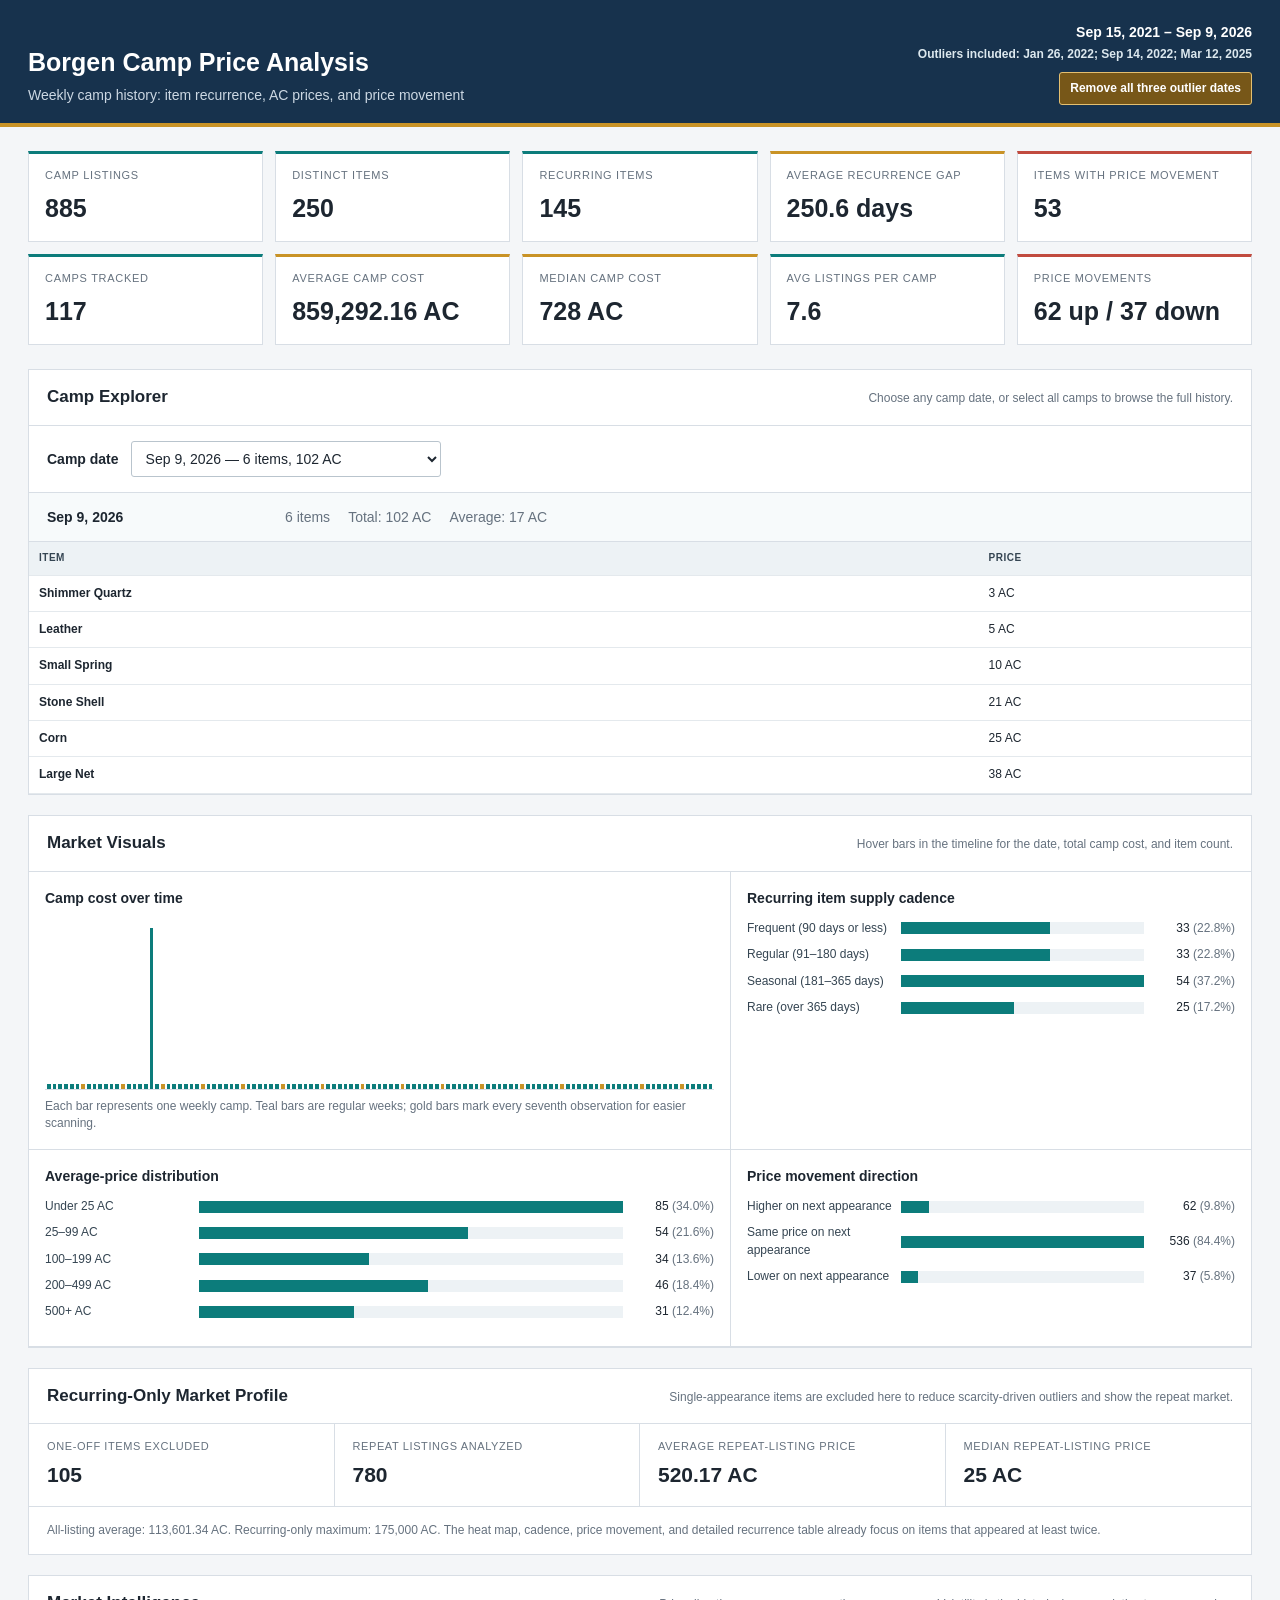
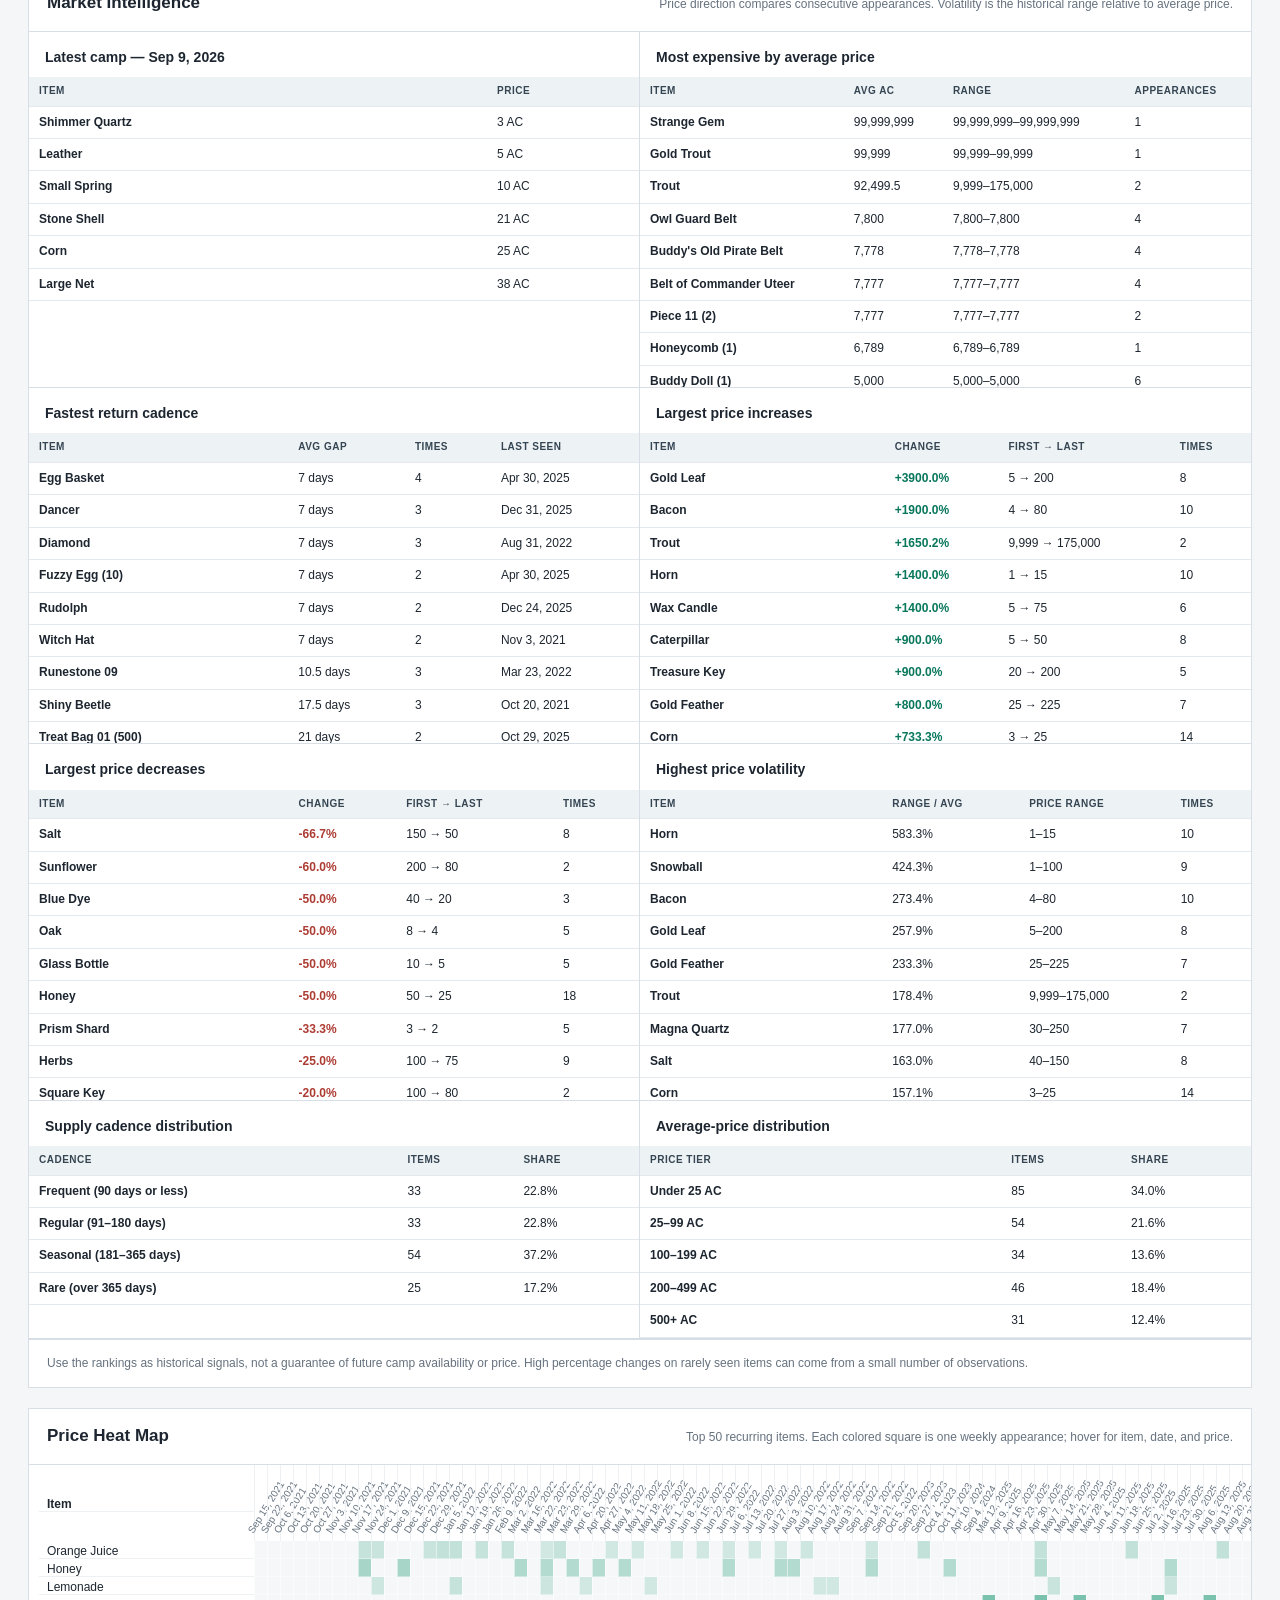
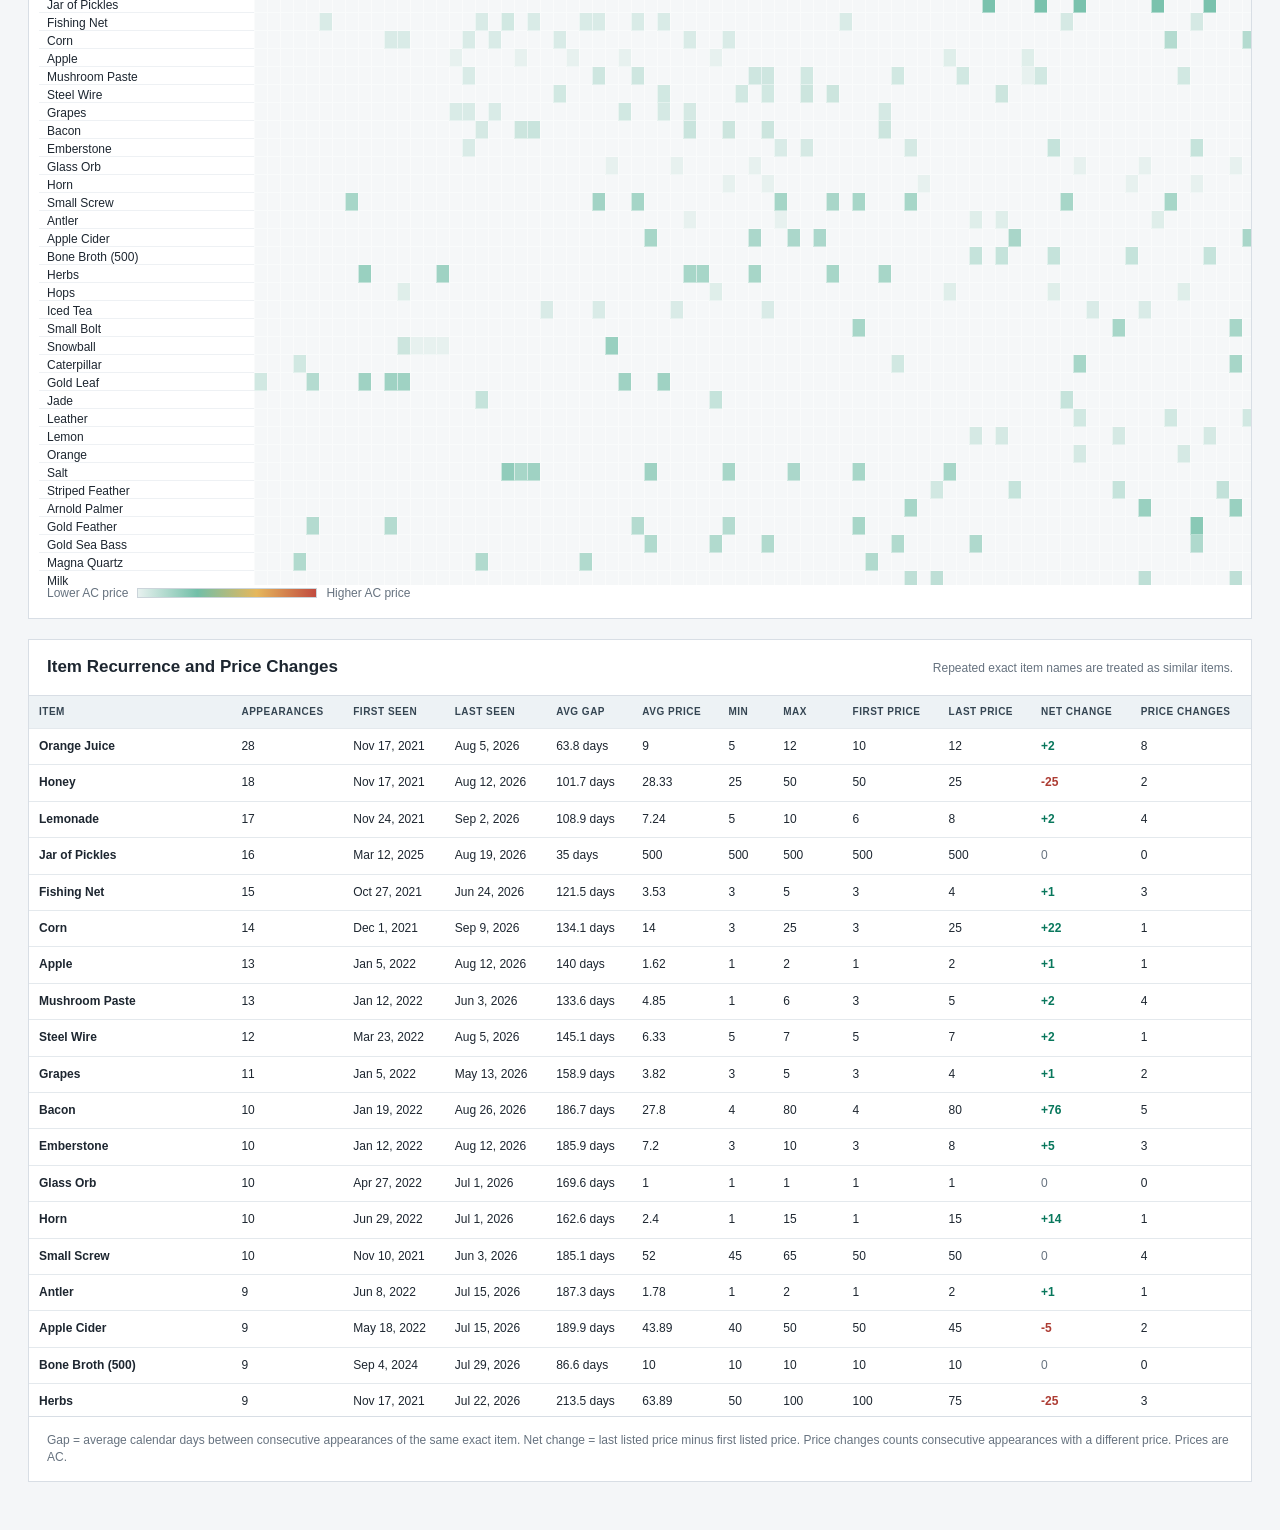
<file: Borgen_price_analysis_with_outlier_dates.html>
<!doctype html>
<html lang="en"><head><meta charset="utf-8"><meta name="viewport" content="width=device-width, initial-scale=1"><title>Borgen Camp Price Analysis</title>
<style>
:root{--ink:#1d2630;--muted:#66727f;--line:#d8dee5;--panel:#fff;--page:#f4f6f8;--teal:#0c7c7b;--navy:#17324d;--gold:#c99326;--red:#c14b3f}*{box-sizing:border-box}body{margin:0;color:var(--ink);background:var(--page);font:14px/1.45 Arial,Helvetica,sans-serif}.topbar{background:var(--navy);color:#fff;border-bottom:4px solid var(--gold)}.topbar-inner{max-width:1600px;margin:0 auto;padding:22px 28px 18px;display:flex;align-items:end;justify-content:space-between;gap:24px}h1{margin:0;font-size:25px;letter-spacing:0}.subtitle{margin:5px 0 0;color:#ccd8e3}.period{font-weight:700;text-align:right;white-space:nowrap}main{max-width:1600px;margin:0 auto;padding:24px 28px 48px}.stats{display:grid;grid-template-columns:repeat(5,minmax(140px,1fr));gap:12px;margin-bottom:24px}.stat{background:var(--panel);border:1px solid var(--line);border-top:3px solid var(--teal);padding:14px 16px;min-height:91px}.stat.gold{border-top-color:var(--gold)}.stat.red{border-top-color:var(--red)}.stat-label{color:var(--muted);font-size:11px;text-transform:uppercase;letter-spacing:.7px}.stat-value{margin-top:6px;font-size:25px;font-weight:700;font-variant-numeric:tabular-nums}section{background:var(--panel);border:1px solid var(--line);margin-top:20px}.section-head{padding:15px 18px;border-bottom:1px solid var(--line);display:flex;justify-content:space-between;align-items:baseline;gap:18px}h2{margin:0;font-size:17px}.note{color:var(--muted);font-size:12px;text-align:right}.heat-scroll{overflow:auto;max-height:720px}.heatmap{display:grid;align-items:center;width:max-content;min-width:100%;padding:0 10px 12px}.heat-label{position:sticky;left:0;z-index:3;width:215px;height:18px;overflow:hidden;text-overflow:ellipsis;white-space:nowrap;background:#fff;padding:2px 8px;font-size:12px;border-bottom:1px solid #eef1f4}.heat-label.heading{z-index:4;font-weight:700}.date-label{width:13px;height:76px;position:relative;border-left:1px solid #eef1f4}.date-label span{position:absolute;bottom:4px;left:2px;transform:rotate(-58deg);transform-origin:left bottom;width:66px;color:var(--muted);font-size:10px;white-space:nowrap}.heat-cell{width:13px;height:18px;border-left:1px solid rgba(255,255,255,.55);border-bottom:1px solid rgba(255,255,255,.4)}.heat-cell.empty{background:#f5f7f8}.legend{display:flex;align-items:center;gap:9px;padding:0 18px 16px;color:var(--muted);font-size:12px}.legend-scale{height:10px;width:180px;background:linear-gradient(90deg,#e7f1ef,#72bfa8,#e5b75c,#c14b3f);border:1px solid #cbd4da}.table-wrap{overflow:auto;max-height:720px}table{border-collapse:collapse;width:100%;font-size:12px}th{position:sticky;top:0;z-index:2;background:#edf2f5;color:#354552;text-align:left;text-transform:uppercase;letter-spacing:.5px;font-size:10px;white-space:nowrap}th,td{padding:9px 10px;border-bottom:1px solid #e4e9ed}td{white-space:nowrap;font-variant-numeric:tabular-nums}td.item{white-space:normal;min-width:185px;font-weight:700}td.pos{color:#08775c;font-weight:700}td.neg{color:#ad3c33;font-weight:700}td.neutral{color:var(--muted)}tr:hover td{background:#f7fafb}.method{padding:15px 18px;color:var(--muted);font-size:12px;border-top:1px solid var(--line)}@media(max-width:800px){.topbar-inner{padding:18px;display:block}.period{text-align:left;margin-top:8px}main{padding:16px}.stats{grid-template-columns:repeat(2,minmax(0,1fr))}.stat:last-child{grid-column:span 2}.section-head{display:block}.note{text-align:left;margin-top:5px}}
</style></head><body>
<style>.global-switch{display:inline-block;margin-top:8px;padding:7px 10px;border:1px solid #e4bf70;border-radius:3px;color:#fff;background:#775718;font-size:12px;font-weight:700;text-decoration:none}.global-switch:hover{background:#967123}.mode-note{margin:4px 0 0;color:#dce8ee;font-size:12px}.mini-grid{display:grid;grid-template-columns:repeat(2,minmax(0,1fr));gap:0}.mini{border-right:1px solid var(--line);border-bottom:1px solid var(--line);padding:15px 0 0;min-width:0}.mini:nth-child(2n){border-right:0}.mini h3{margin:0 16px 10px;font-size:14px}.mini-scroll{overflow:auto;max-height:310px}.mini table{font-size:12px}.mini th,.mini td{padding:7px 10px}.mini td.item{min-width:160px}.visual-grid{display:grid;grid-template-columns:1.35fr 1fr;gap:0}.visual{padding:16px;border-right:1px solid var(--line);border-bottom:1px solid var(--line)}.visual:nth-child(2n){border-right:0}.visual h3{margin:0 0 12px;font-size:14px}.timeline{height:170px;display:flex;align-items:end;gap:2px;padding:8px 2px 0;border-bottom:1px solid var(--line);overflow:hidden}.timeline-bar{flex:1 1 0;min-width:2px;background:#0c7c7b}.timeline-bar:nth-child(7n){background:#c99326}.timeline-note{margin-top:8px;color:var(--muted);font-size:12px}.bar-row{display:grid;grid-template-columns:145px minmax(80px,1fr) 82px;gap:9px;align-items:center;margin:9px 0;font-size:12px}.bar-label{color:#354552}.bar-track{height:12px;background:#edf2f5}.bar-fill{height:100%;background:#0c7c7b}.bar-value{font-variant-numeric:tabular-nums;text-align:right}.bar-value span{color:var(--muted)}.day-toolbar{display:flex;align-items:center;gap:12px;padding:15px 18px;border-bottom:1px solid var(--line)}.day-toolbar label{font-weight:700}.day-toolbar select{min-width:310px;max-width:100%;border:1px solid #b9c4cd;border-radius:3px;padding:8px 10px;background:#fff;font:inherit;color:var(--ink)}.day-summary{display:flex;gap:18px;flex-wrap:wrap;padding:14px 18px;background:#f7fafb;border-bottom:1px solid var(--line)}.day-summary strong{min-width:220px}.day-summary span{color:var(--muted)}.day-table{overflow:auto;max-height:500px}.outlier-strip{display:grid;grid-template-columns:repeat(4,minmax(0,1fr));gap:0}.outlier-metric{padding:15px 18px;border-right:1px solid var(--line)}.outlier-metric:last-child{border-right:0}.outlier-metric span{display:block;color:var(--muted);font-size:11px;text-transform:uppercase;letter-spacing:.6px}.outlier-metric strong{display:block;margin-top:5px;font-size:21px}@media(max-width:800px){.mini-grid,.visual-grid{grid-template-columns:1fr}.mini,.visual{border-right:0}.mini h3{margin-left:14px}.day-toolbar{display:block}.day-toolbar select{margin-top:8px;width:100%}.outlier-strip{grid-template-columns:repeat(2,minmax(0,1fr))}.outlier-metric:nth-child(2){border-right:0}.bar-row{grid-template-columns:110px minmax(60px,1fr) 72px}}</style>
<header class="topbar"><div class="topbar-inner"><div><h1>Borgen Camp Price Analysis</h1><p class="subtitle">Weekly camp history: item recurrence, AC prices, and price movement</p></div><div class="period">Sep 15, 2021 – Sep 9, 2026<div class="mode-note">Outliers included: Jan 26, 2022; Sep 14, 2022; Mar 12, 2025</div><a class="global-switch" href="Borgen_price_analysis.html">Remove all three outlier dates</a></div></div></header>
<main><div class="stats"><div class="stat"><div class="stat-label">Camp listings</div><div class="stat-value">885</div></div><div class="stat"><div class="stat-label">Distinct items</div><div class="stat-value">250</div></div><div class="stat"><div class="stat-label">Recurring items</div><div class="stat-value">145</div></div><div class="stat gold"><div class="stat-label">Average recurrence gap</div><div class="stat-value">250.6 days</div></div><div class="stat red"><div class="stat-label">Items with price movement</div><div class="stat-value">53</div></div><div class="stat"><div class="stat-label">Camps tracked</div><div class="stat-value">117</div></div><div class="stat gold"><div class="stat-label">Average camp cost</div><div class="stat-value">859,292.16 AC</div></div><div class="stat gold"><div class="stat-label">Median camp cost</div><div class="stat-value">728 AC</div></div><div class="stat"><div class="stat-label">Avg listings per camp</div><div class="stat-value">7.6</div></div><div class="stat red"><div class="stat-label">Price movements</div><div class="stat-value">62 up / 37 down</div></div></div>
<section><div class="section-head"><h2>Camp Explorer</h2><div class="note">Choose any camp date, or select all camps to browse the full history.</div></div><div class="day-toolbar"><label for="camp-picker">Camp date</label><select id="camp-picker"><option value="all">All tracked camps</option><option value="1788912000000" selected>Sep 9, 2026 — 6 items, 102 AC</option><option value="1788307200000">Sep 2, 2026 — 7 items, 500 AC</option><option value="1787702400000">Aug 26, 2026 — 7 items, 288 AC</option><option value="1787097600000">Aug 19, 2026 — 8 items, 8,977 AC</option><option value="1786492800000">Aug 12, 2026 — 9 items, 10,699 AC</option><option value="1785888000000">Aug 5, 2026 — 7 items, 8,064 AC</option><option value="1785283200000">Jul 29, 2026 — 8 items, 242 AC</option><option value="1784678400000">Jul 22, 2026 — 9 items, 928 AC</option><option value="1784073600000">Jul 15, 2026 — 10 items, 4,335 AC</option><option value="1783468800000">Jul 8, 2026 — 7 items, 393 AC</option><option value="1782864000000">Jul 1, 2026 — 7 items, 322 AC</option><option value="1782259200000">Jun 24, 2026 — 7 items, 8,065 AC</option><option value="1781654400000">Jun 17, 2026 — 11 items, 12,459 AC</option><option value="1781049600000">Jun 10, 2026 — 8 items, 233 AC</option><option value="1780444800000">Jun 3, 2026 — 7 items, 8,619 AC</option><option value="1778630400000">May 13, 2026 — 13 items, 1,029 AC</option><option value="1771977600000">Feb 25, 2026 — 8 items, 351 AC</option><option value="1771372800000">Feb 18, 2026 — 8 items, 15,672 AC</option><option value="1770768000000">Feb 11, 2026 — 8 items, 525 AC</option><option value="1770163200000">Feb 4, 2026 — 13 items, 8,745 AC</option><option value="1769558400000">Jan 28, 2026 — 7 items, 435 AC</option><option value="1767744000000">Jan 7, 2026 — 7 items, 1,578 AC</option><option value="1767139200000">Dec 31, 2025 — 15 items, 13,645 AC</option><option value="1766534400000">Dec 24, 2025 — 11 items, 1,776 AC</option><option value="1765929600000">Dec 17, 2025 — 10 items, 1,722 AC</option><option value="1765324800000">Dec 10, 2025 — 7 items, 582 AC</option><option value="1764720000000">Dec 3, 2025 — 7 items, 3,493 AC</option><option value="1764115200000">Nov 26, 2025 — 6 items, 655 AC</option><option value="1763510400000">Nov 19, 2025 — 6 items, 128 AC</option><option value="1762905600000">Nov 12, 2025 — 8 items, 640 AC</option><option value="1762300800000">Nov 5, 2025 — 8 items, 1,005 AC</option><option value="1761696000000">Oct 29, 2025 — 10 items, 571 AC</option><option value="1761091200000">Oct 22, 2025 — 8 items, 1,177 AC</option><option value="1760486400000">Oct 15, 2025 — 7 items, 1,259 AC</option><option value="1759881600000">Oct 8, 2025 — 9 items, 8,139 AC</option><option value="1759276800000">Oct 1, 2025 — 7 items, 630 AC</option><option value="1758672000000">Sep 24, 2025 — 8 items, 3,637 AC</option><option value="1758067200000">Sep 17, 2025 — 6 items, 267 AC</option><option value="1757462400000">Sep 10, 2025 — 6 items, 147 AC</option><option value="1756857600000">Sep 3, 2025 — 7 items, 673 AC</option><option value="1756252800000">Aug 27, 2025 — 8 items, 7,906 AC</option><option value="1755648000000">Aug 20, 2025 — 8 items, 5,246 AC</option><option value="1755043200000">Aug 13, 2025 — 7 items, 3,801 AC</option><option value="1754438400000">Aug 6, 2025 — 8 items, 785 AC</option><option value="1753833600000">Jul 30, 2025 — 8 items, 8,201 AC</option><option value="1753228800000">Jul 23, 2025 — 6 items, 326 AC</option><option value="1752624000000">Jul 16, 2025 — 7 items, 148 AC</option><option value="1751414400000">Jul 2, 2025 — 7 items, 730 AC</option><option value="1750809600000">Jun 25, 2025 — 8 items, 470 AC</option><option value="1750204800000">Jun 18, 2025 — 8 items, 5,326 AC</option><option value="1749600000000">Jun 11, 2025 — 9 items, 9,480 AC</option><option value="1748995200000">Jun 4, 2025 — 7 items, 237 AC</option><option value="1748390400000">May 28, 2025 — 7 items, 8,772 AC</option><option value="1747785600000">May 21, 2025 — 8 items, 1,085 AC</option><option value="1747180800000">May 14, 2025 — 9 items, 5,547 AC</option><option value="1746576000000">May 7, 2025 — 7 items, 7,956 AC</option><option value="1745971200000">Apr 30, 2025 — 9 items, 1,334 AC</option><option value="1745366400000">Apr 23, 2025 — 7 items, 546 AC</option><option value="1744761600000">Apr 16, 2025 — 8 items, 1,018 AC</option><option value="1744156800000">Apr 9, 2025 — 7 items, 848 AC</option><option value="1741737600000">Mar 12, 2025 — 4 items, 105,549 AC</option><option value="1725408000000">Sep 4, 2024 — 6 items, 106 AC</option><option value="1712707200000">Apr 10, 2024 — 6 items, 1,280 AC</option><option value="1696982400000">Oct 11, 2023 — 8 items, 1,838 AC</option><option value="1696377600000">Oct 4, 2023 — 7 items, 95 AC</option><option value="1695772800000">Sep 27, 2023 — 7 items, 318 AC</option><option value="1695168000000">Sep 20, 2023 — 7 items, 8,246 AC</option><option value="1664928000000">Oct 5, 2022 — 8 items, 325 AC</option><option value="1663718400000">Sep 21, 2022 — 8 items, 716 AC</option><option value="1663113600000">Sep 14, 2022 — 8 items, 175,586 AC</option><option value="1662508800000">Sep 7, 2022 — 8 items, 1,350 AC</option><option value="1661904000000">Aug 31, 2022 — 6 items, 1,453 AC</option><option value="1661299200000">Aug 24, 2022 — 8 items, 1,615 AC</option><option value="1660694400000">Aug 17, 2022 — 8 items, 1,828 AC</option><option value="1660089600000">Aug 10, 2022 — 10 items, 162 AC</option><option value="1659484800000">Aug 3, 2022 — 7 items, 558 AC</option><option value="1658880000000">Jul 27, 2022 — 7 items, 299 AC</option><option value="1658275200000">Jul 20, 2022 — 8 items, 552 AC</option><option value="1657670400000">Jul 13, 2022 — 8 items, 285 AC</option><option value="1657065600000">Jul 6, 2022 — 8 items, 202 AC</option><option value="1656460800000">Jun 29, 2022 — 9 items, 1,366 AC</option><option value="1655856000000">Jun 22, 2022 — 9 items, 426 AC</option><option value="1655251200000">Jun 15, 2022 — 7 items, 393 AC</option><option value="1654646400000">Jun 8, 2022 — 7 items, 316 AC</option><option value="1654041600000">Jun 1, 2022 — 7 items, 384 AC</option><option value="1653436800000">May 25, 2022 — 6 items, 237 AC</option><option value="1652832000000">May 18, 2022 — 6 items, 340 AC</option><option value="1652227200000">May 11, 2022 — 6 items, 294 AC</option><option value="1651622400000">May 4, 2022 — 7 items, 556 AC</option><option value="1651017600000">Apr 27, 2022 — 5 items, 856 AC</option><option value="1650412800000">Apr 20, 2022 — 7 items, 367 AC</option><option value="1649203200000">Apr 6, 2022 — 7 items, 628 AC</option><option value="1648512000000">Mar 29, 2022 — 6 items, 386 AC</option><option value="1647993600000">Mar 23, 2022 — 8 items, 608 AC</option><option value="1647907200000">Mar 22, 2022 — 7 items, 350 AC</option><option value="1647388800000">Mar 16, 2022 — 8 items, 951 AC</option><option value="1646179200000">Mar 2, 2022 — 8 items, 421 AC</option><option value="1644364800000">Feb 9, 2022 — 7 items, 1,015 AC</option><option value="1643155200000">Jan 26, 2022 — 8 items, 100,000,655 AC</option><option value="1642550400000">Jan 19, 2022 — 8 items, 285 AC</option><option value="1641945600000">Jan 12, 2022 — 6 items, 65 AC</option><option value="1641340800000">Jan 5, 2022 — 8 items, 776 AC</option><option value="1640736000000">Dec 29, 2021 — 8 items, 626 AC</option><option value="1640131200000">Dec 22, 2021 — 7 items, 984 AC</option><option value="1639526400000">Dec 15, 2021 — 6 items, 486 AC</option><option value="1639008000000">Dec 9, 2021 — 7 items, 337 AC</option><option value="1638316800000">Dec 1, 2021 — 6 items, 803 AC</option><option value="1637712000000">Nov 24, 2021 — 7 items, 489 AC</option><option value="1637107200000">Nov 17, 2021 — 7 items, 957 AC</option><option value="1636502400000">Nov 10, 2021 — 9 items, 10,899 AC</option><option value="1635897600000">Nov 3, 2021 — 6 items, 690 AC</option><option value="1635292800000">Oct 27, 2021 — 7 items, 988 AC</option><option value="1634688000000">Oct 20, 2021 — 9 items, 765 AC</option><option value="1634083200000">Oct 13, 2021 — 6 items, 563 AC</option><option value="1633478400000">Oct 6, 2021 — 5 items, 728 AC</option><option value="1632268800000">Sep 22, 2021 — 5 items, 730 AC</option><option value="1631664000000">Sep 15, 2021 — 5 items, 631 AC</option></select></div><div id="camp-details"><div class="day-summary"><strong>Sep 9, 2026</strong><span>6 items</span><span>Total: 102 AC</span><span>Average: 17 AC</span></div><div class="day-table"><table><thead><tr><th>Item</th><th>Price</th></tr></thead><tbody><tr><td class="item">Shimmer Quartz</td><td>3 AC</td></tr><tr><td class="item">Leather</td><td>5 AC</td></tr><tr><td class="item">Small Spring</td><td>10 AC</td></tr><tr><td class="item">Stone Shell</td><td>21 AC</td></tr><tr><td class="item">Corn</td><td>25 AC</td></tr><tr><td class="item">Large Net</td><td>38 AC</td></tr></tbody></table></div></div></section>
<section><div class="section-head"><h2>Market Visuals</h2><div class="note">Hover bars in the timeline for the date, total camp cost, and item count.</div></div><div class="visual-grid"><article class="visual"><h3>Camp cost over time</h3><div class="timeline"><div class="timeline-bar" style="height:3%" title="Sep 15, 2021 | 631 AC | 5 items"></div><div class="timeline-bar" style="height:3%" title="Sep 22, 2021 | 730 AC | 5 items"></div><div class="timeline-bar" style="height:3%" title="Oct 6, 2021 | 728 AC | 5 items"></div><div class="timeline-bar" style="height:3%" title="Oct 13, 2021 | 563 AC | 6 items"></div><div class="timeline-bar" style="height:3%" title="Oct 20, 2021 | 765 AC | 9 items"></div><div class="timeline-bar" style="height:3%" title="Oct 27, 2021 | 988 AC | 7 items"></div><div class="timeline-bar" style="height:3%" title="Nov 3, 2021 | 690 AC | 6 items"></div><div class="timeline-bar" style="height:3%" title="Nov 10, 2021 | 10,899 AC | 9 items"></div><div class="timeline-bar" style="height:3%" title="Nov 17, 2021 | 957 AC | 7 items"></div><div class="timeline-bar" style="height:3%" title="Nov 24, 2021 | 489 AC | 7 items"></div><div class="timeline-bar" style="height:3%" title="Dec 1, 2021 | 803 AC | 6 items"></div><div class="timeline-bar" style="height:3%" title="Dec 9, 2021 | 337 AC | 7 items"></div><div class="timeline-bar" style="height:3%" title="Dec 15, 2021 | 486 AC | 6 items"></div><div class="timeline-bar" style="height:3%" title="Dec 22, 2021 | 984 AC | 7 items"></div><div class="timeline-bar" style="height:3%" title="Dec 29, 2021 | 626 AC | 8 items"></div><div class="timeline-bar" style="height:3%" title="Jan 5, 2022 | 776 AC | 8 items"></div><div class="timeline-bar" style="height:3%" title="Jan 12, 2022 | 65 AC | 6 items"></div><div class="timeline-bar" style="height:3%" title="Jan 19, 2022 | 285 AC | 8 items"></div><div class="timeline-bar" style="height:100%" title="Jan 26, 2022 | 100,000,655 AC | 8 items"></div><div class="timeline-bar" style="height:3%" title="Feb 9, 2022 | 1,015 AC | 7 items"></div><div class="timeline-bar" style="height:3%" title="Mar 2, 2022 | 421 AC | 8 items"></div><div class="timeline-bar" style="height:3%" title="Mar 16, 2022 | 951 AC | 8 items"></div><div class="timeline-bar" style="height:3%" title="Mar 22, 2022 | 350 AC | 7 items"></div><div class="timeline-bar" style="height:3%" title="Mar 23, 2022 | 608 AC | 8 items"></div><div class="timeline-bar" style="height:3%" title="Mar 29, 2022 | 386 AC | 6 items"></div><div class="timeline-bar" style="height:3%" title="Apr 6, 2022 | 628 AC | 7 items"></div><div class="timeline-bar" style="height:3%" title="Apr 20, 2022 | 367 AC | 7 items"></div><div class="timeline-bar" style="height:3%" title="Apr 27, 2022 | 856 AC | 5 items"></div><div class="timeline-bar" style="height:3%" title="May 4, 2022 | 556 AC | 7 items"></div><div class="timeline-bar" style="height:3%" title="May 11, 2022 | 294 AC | 6 items"></div><div class="timeline-bar" style="height:3%" title="May 18, 2022 | 340 AC | 6 items"></div><div class="timeline-bar" style="height:3%" title="May 25, 2022 | 237 AC | 6 items"></div><div class="timeline-bar" style="height:3%" title="Jun 1, 2022 | 384 AC | 7 items"></div><div class="timeline-bar" style="height:3%" title="Jun 8, 2022 | 316 AC | 7 items"></div><div class="timeline-bar" style="height:3%" title="Jun 15, 2022 | 393 AC | 7 items"></div><div class="timeline-bar" style="height:3%" title="Jun 22, 2022 | 426 AC | 9 items"></div><div class="timeline-bar" style="height:3%" title="Jun 29, 2022 | 1,366 AC | 9 items"></div><div class="timeline-bar" style="height:3%" title="Jul 6, 2022 | 202 AC | 8 items"></div><div class="timeline-bar" style="height:3%" title="Jul 13, 2022 | 285 AC | 8 items"></div><div class="timeline-bar" style="height:3%" title="Jul 20, 2022 | 552 AC | 8 items"></div><div class="timeline-bar" style="height:3%" title="Jul 27, 2022 | 299 AC | 7 items"></div><div class="timeline-bar" style="height:3%" title="Aug 3, 2022 | 558 AC | 7 items"></div><div class="timeline-bar" style="height:3%" title="Aug 10, 2022 | 162 AC | 10 items"></div><div class="timeline-bar" style="height:3%" title="Aug 17, 2022 | 1,828 AC | 8 items"></div><div class="timeline-bar" style="height:3%" title="Aug 24, 2022 | 1,615 AC | 8 items"></div><div class="timeline-bar" style="height:3%" title="Aug 31, 2022 | 1,453 AC | 6 items"></div><div class="timeline-bar" style="height:3%" title="Sep 7, 2022 | 1,350 AC | 8 items"></div><div class="timeline-bar" style="height:3%" title="Sep 14, 2022 | 175,586 AC | 8 items"></div><div class="timeline-bar" style="height:3%" title="Sep 21, 2022 | 716 AC | 8 items"></div><div class="timeline-bar" style="height:3%" title="Oct 5, 2022 | 325 AC | 8 items"></div><div class="timeline-bar" style="height:3%" title="Sep 20, 2023 | 8,246 AC | 7 items"></div><div class="timeline-bar" style="height:3%" title="Sep 27, 2023 | 318 AC | 7 items"></div><div class="timeline-bar" style="height:3%" title="Oct 4, 2023 | 95 AC | 7 items"></div><div class="timeline-bar" style="height:3%" title="Oct 11, 2023 | 1,838 AC | 8 items"></div><div class="timeline-bar" style="height:3%" title="Apr 10, 2024 | 1,280 AC | 6 items"></div><div class="timeline-bar" style="height:3%" title="Sep 4, 2024 | 106 AC | 6 items"></div><div class="timeline-bar" style="height:3%" title="Mar 12, 2025 | 105,549 AC | 4 items"></div><div class="timeline-bar" style="height:3%" title="Apr 9, 2025 | 848 AC | 7 items"></div><div class="timeline-bar" style="height:3%" title="Apr 16, 2025 | 1,018 AC | 8 items"></div><div class="timeline-bar" style="height:3%" title="Apr 23, 2025 | 546 AC | 7 items"></div><div class="timeline-bar" style="height:3%" title="Apr 30, 2025 | 1,334 AC | 9 items"></div><div class="timeline-bar" style="height:3%" title="May 7, 2025 | 7,956 AC | 7 items"></div><div class="timeline-bar" style="height:3%" title="May 14, 2025 | 5,547 AC | 9 items"></div><div class="timeline-bar" style="height:3%" title="May 21, 2025 | 1,085 AC | 8 items"></div><div class="timeline-bar" style="height:3%" title="May 28, 2025 | 8,772 AC | 7 items"></div><div class="timeline-bar" style="height:3%" title="Jun 4, 2025 | 237 AC | 7 items"></div><div class="timeline-bar" style="height:3%" title="Jun 11, 2025 | 9,480 AC | 9 items"></div><div class="timeline-bar" style="height:3%" title="Jun 18, 2025 | 5,326 AC | 8 items"></div><div class="timeline-bar" style="height:3%" title="Jun 25, 2025 | 470 AC | 8 items"></div><div class="timeline-bar" style="height:3%" title="Jul 2, 2025 | 730 AC | 7 items"></div><div class="timeline-bar" style="height:3%" title="Jul 16, 2025 | 148 AC | 7 items"></div><div class="timeline-bar" style="height:3%" title="Jul 23, 2025 | 326 AC | 6 items"></div><div class="timeline-bar" style="height:3%" title="Jul 30, 2025 | 8,201 AC | 8 items"></div><div class="timeline-bar" style="height:3%" title="Aug 6, 2025 | 785 AC | 8 items"></div><div class="timeline-bar" style="height:3%" title="Aug 13, 2025 | 3,801 AC | 7 items"></div><div class="timeline-bar" style="height:3%" title="Aug 20, 2025 | 5,246 AC | 8 items"></div><div class="timeline-bar" style="height:3%" title="Aug 27, 2025 | 7,906 AC | 8 items"></div><div class="timeline-bar" style="height:3%" title="Sep 3, 2025 | 673 AC | 7 items"></div><div class="timeline-bar" style="height:3%" title="Sep 10, 2025 | 147 AC | 6 items"></div><div class="timeline-bar" style="height:3%" title="Sep 17, 2025 | 267 AC | 6 items"></div><div class="timeline-bar" style="height:3%" title="Sep 24, 2025 | 3,637 AC | 8 items"></div><div class="timeline-bar" style="height:3%" title="Oct 1, 2025 | 630 AC | 7 items"></div><div class="timeline-bar" style="height:3%" title="Oct 8, 2025 | 8,139 AC | 9 items"></div><div class="timeline-bar" style="height:3%" title="Oct 15, 2025 | 1,259 AC | 7 items"></div><div class="timeline-bar" style="height:3%" title="Oct 22, 2025 | 1,177 AC | 8 items"></div><div class="timeline-bar" style="height:3%" title="Oct 29, 2025 | 571 AC | 10 items"></div><div class="timeline-bar" style="height:3%" title="Nov 5, 2025 | 1,005 AC | 8 items"></div><div class="timeline-bar" style="height:3%" title="Nov 12, 2025 | 640 AC | 8 items"></div><div class="timeline-bar" style="height:3%" title="Nov 19, 2025 | 128 AC | 6 items"></div><div class="timeline-bar" style="height:3%" title="Nov 26, 2025 | 655 AC | 6 items"></div><div class="timeline-bar" style="height:3%" title="Dec 3, 2025 | 3,493 AC | 7 items"></div><div class="timeline-bar" style="height:3%" title="Dec 10, 2025 | 582 AC | 7 items"></div><div class="timeline-bar" style="height:3%" title="Dec 17, 2025 | 1,722 AC | 10 items"></div><div class="timeline-bar" style="height:3%" title="Dec 24, 2025 | 1,776 AC | 11 items"></div><div class="timeline-bar" style="height:3%" title="Dec 31, 2025 | 13,645 AC | 15 items"></div><div class="timeline-bar" style="height:3%" title="Jan 7, 2026 | 1,578 AC | 7 items"></div><div class="timeline-bar" style="height:3%" title="Jan 28, 2026 | 435 AC | 7 items"></div><div class="timeline-bar" style="height:3%" title="Feb 4, 2026 | 8,745 AC | 13 items"></div><div class="timeline-bar" style="height:3%" title="Feb 11, 2026 | 525 AC | 8 items"></div><div class="timeline-bar" style="height:3%" title="Feb 18, 2026 | 15,672 AC | 8 items"></div><div class="timeline-bar" style="height:3%" title="Feb 25, 2026 | 351 AC | 8 items"></div><div class="timeline-bar" style="height:3%" title="May 13, 2026 | 1,029 AC | 13 items"></div><div class="timeline-bar" style="height:3%" title="Jun 3, 2026 | 8,619 AC | 7 items"></div><div class="timeline-bar" style="height:3%" title="Jun 10, 2026 | 233 AC | 8 items"></div><div class="timeline-bar" style="height:3%" title="Jun 17, 2026 | 12,459 AC | 11 items"></div><div class="timeline-bar" style="height:3%" title="Jun 24, 2026 | 8,065 AC | 7 items"></div><div class="timeline-bar" style="height:3%" title="Jul 1, 2026 | 322 AC | 7 items"></div><div class="timeline-bar" style="height:3%" title="Jul 8, 2026 | 393 AC | 7 items"></div><div class="timeline-bar" style="height:3%" title="Jul 15, 2026 | 4,335 AC | 10 items"></div><div class="timeline-bar" style="height:3%" title="Jul 22, 2026 | 928 AC | 9 items"></div><div class="timeline-bar" style="height:3%" title="Jul 29, 2026 | 242 AC | 8 items"></div><div class="timeline-bar" style="height:3%" title="Aug 5, 2026 | 8,064 AC | 7 items"></div><div class="timeline-bar" style="height:3%" title="Aug 12, 2026 | 10,699 AC | 9 items"></div><div class="timeline-bar" style="height:3%" title="Aug 19, 2026 | 8,977 AC | 8 items"></div><div class="timeline-bar" style="height:3%" title="Aug 26, 2026 | 288 AC | 7 items"></div><div class="timeline-bar" style="height:3%" title="Sep 2, 2026 | 500 AC | 7 items"></div><div class="timeline-bar" style="height:3%" title="Sep 9, 2026 | 102 AC | 6 items"></div></div><div class="timeline-note">Each bar represents one weekly camp. Teal bars are regular weeks; gold bars mark every seventh observation for easier scanning.</div></article><article class="visual"><h3>Recurring item supply cadence</h3><div class="bar-row"><div class="bar-label">Frequent (90 days or less)</div><div class="bar-track"><div class="bar-fill" style="width:61.111111111111114%"></div></div><div class="bar-value">33 <span>(22.8%)</span></div></div><div class="bar-row"><div class="bar-label">Regular (91–180 days)</div><div class="bar-track"><div class="bar-fill" style="width:61.111111111111114%"></div></div><div class="bar-value">33 <span>(22.8%)</span></div></div><div class="bar-row"><div class="bar-label">Seasonal (181–365 days)</div><div class="bar-track"><div class="bar-fill" style="width:100%"></div></div><div class="bar-value">54 <span>(37.2%)</span></div></div><div class="bar-row"><div class="bar-label">Rare (over 365 days)</div><div class="bar-track"><div class="bar-fill" style="width:46.2962962962963%"></div></div><div class="bar-value">25 <span>(17.2%)</span></div></div></article><article class="visual"><h3>Average-price distribution</h3><div class="bar-row"><div class="bar-label">Under 25 AC</div><div class="bar-track"><div class="bar-fill" style="width:100%"></div></div><div class="bar-value">85 <span>(34.0%)</span></div></div><div class="bar-row"><div class="bar-label">25–99 AC</div><div class="bar-track"><div class="bar-fill" style="width:63.52941176470588%"></div></div><div class="bar-value">54 <span>(21.6%)</span></div></div><div class="bar-row"><div class="bar-label">100–199 AC</div><div class="bar-track"><div class="bar-fill" style="width:40%"></div></div><div class="bar-value">34 <span>(13.6%)</span></div></div><div class="bar-row"><div class="bar-label">200–499 AC</div><div class="bar-track"><div class="bar-fill" style="width:54.11764705882353%"></div></div><div class="bar-value">46 <span>(18.4%)</span></div></div><div class="bar-row"><div class="bar-label">500+ AC</div><div class="bar-track"><div class="bar-fill" style="width:36.470588235294116%"></div></div><div class="bar-value">31 <span>(12.4%)</span></div></div></article><article class="visual"><h3>Price movement direction</h3><div class="bar-row"><div class="bar-label">Higher on next appearance</div><div class="bar-track"><div class="bar-fill" style="width:11.567164179104477%"></div></div><div class="bar-value">62 <span>(9.8%)</span></div></div><div class="bar-row"><div class="bar-label">Same price on next appearance</div><div class="bar-track"><div class="bar-fill" style="width:100%"></div></div><div class="bar-value">536 <span>(84.4%)</span></div></div><div class="bar-row"><div class="bar-label">Lower on next appearance</div><div class="bar-track"><div class="bar-fill" style="width:6.902985074626866%"></div></div><div class="bar-value">37 <span>(5.8%)</span></div></div></article></div></section>
<section><div class="section-head"><h2>Recurring-Only Market Profile</h2><div class="note">Single-appearance items are excluded here to reduce scarcity-driven outliers and show the repeat market.</div></div><div class="outlier-strip"><div class="outlier-metric"><span>One-off items excluded</span><strong>105</strong></div><div class="outlier-metric"><span>Repeat listings analyzed</span><strong>780</strong></div><div class="outlier-metric"><span>Average repeat-listing price</span><strong>520.17 AC</strong></div><div class="outlier-metric"><span>Median repeat-listing price</span><strong>25 AC</strong></div></div><div class="method">All-listing average: 113,601.34 AC. Recurring-only maximum: 175,000 AC. The heat map, cadence, price movement, and detailed recurrence table already focus on items that appeared at least twice.</div></section>
<section><div class="section-head"><h2>Market Intelligence</h2><div class="note">Price direction compares consecutive appearances. Volatility is the historical range relative to average price.</div></div><div class="mini-grid"><article class="mini"><h3>Latest camp — Sep 9, 2026</h3><div class="mini-scroll"><table><thead><tr><th>Item</th><th>Price</th></tr></thead><tbody><tr><td class="item">Shimmer Quartz</td><td>3 AC</td></tr><tr><td class="item">Leather</td><td>5 AC</td></tr><tr><td class="item">Small Spring</td><td>10 AC</td></tr><tr><td class="item">Stone Shell</td><td>21 AC</td></tr><tr><td class="item">Corn</td><td>25 AC</td></tr><tr><td class="item">Large Net</td><td>38 AC</td></tr></tbody></table></div></article><article class="mini"><h3>Most expensive by average price</h3><div class="mini-scroll"><table><thead><tr><th>Item</th><th>Avg AC</th><th>Range</th><th>Appearances</th></tr></thead><tbody><tr><td class="item">Strange Gem</td><td>99,999,999</td><td>99,999,999–99,999,999</td><td>1</td></tr><tr><td class="item">Gold Trout</td><td>99,999</td><td>99,999–99,999</td><td>1</td></tr><tr><td class="item">Trout</td><td>92,499.5</td><td>9,999–175,000</td><td>2</td></tr><tr><td class="item">Owl Guard Belt</td><td>7,800</td><td>7,800–7,800</td><td>4</td></tr><tr><td class="item">Buddy&#39;s Old Pirate Belt</td><td>7,778</td><td>7,778–7,778</td><td>4</td></tr><tr><td class="item">Belt of Commander Uteer</td><td>7,777</td><td>7,777–7,777</td><td>4</td></tr><tr><td class="item">Piece 11 (2)</td><td>7,777</td><td>7,777–7,777</td><td>2</td></tr><tr><td class="item">Honeycomb (1)</td><td>6,789</td><td>6,789–6,789</td><td>1</td></tr><tr><td class="item">Buddy Doll (1)</td><td>5,000</td><td>5,000–5,000</td><td>6</td></tr><tr><td class="item">Piece 03 (1)</td><td>5,000</td><td>5,000–5,000</td><td>3</td></tr></tbody></table></div></article><article class="mini"><h3>Fastest return cadence</h3><div class="mini-scroll"><table><thead><tr><th>Item</th><th>Avg gap</th><th>Times</th><th>Last seen</th></tr></thead><tbody><tr><td class="item">Egg Basket</td><td>7 days</td><td>4</td><td>Apr 30, 2025</td></tr><tr><td class="item">Dancer</td><td>7 days</td><td>3</td><td>Dec 31, 2025</td></tr><tr><td class="item">Diamond</td><td>7 days</td><td>3</td><td>Aug 31, 2022</td></tr><tr><td class="item">Fuzzy Egg (10)</td><td>7 days</td><td>2</td><td>Apr 30, 2025</td></tr><tr><td class="item">Rudolph</td><td>7 days</td><td>2</td><td>Dec 24, 2025</td></tr><tr><td class="item">Witch Hat</td><td>7 days</td><td>2</td><td>Nov 3, 2021</td></tr><tr><td class="item">Runestone 09</td><td>10.5 days</td><td>3</td><td>Mar 23, 2022</td></tr><tr><td class="item">Shiny Beetle</td><td>17.5 days</td><td>3</td><td>Oct 20, 2021</td></tr><tr><td class="item">Treat Bag 01 (500)</td><td>21 days</td><td>2</td><td>Oct 29, 2025</td></tr><tr><td class="item">Treat Bag 02 (500)</td><td>21 days</td><td>2</td><td>Oct 29, 2025</td></tr></tbody></table></div></article><article class="mini"><h3>Largest price increases</h3><div class="mini-scroll"><table><thead><tr><th>Item</th><th>Change</th><th>First → last</th><th>Times</th></tr></thead><tbody><tr><td class="item">Gold Leaf</td><td class="pos">+3900.0%</td><td>5 → 200</td><td>8</td></tr><tr><td class="item">Bacon</td><td class="pos">+1900.0%</td><td>4 → 80</td><td>10</td></tr><tr><td class="item">Trout</td><td class="pos">+1650.2%</td><td>9,999 → 175,000</td><td>2</td></tr><tr><td class="item">Horn</td><td class="pos">+1400.0%</td><td>1 → 15</td><td>10</td></tr><tr><td class="item">Wax Candle</td><td class="pos">+1400.0%</td><td>5 → 75</td><td>6</td></tr><tr><td class="item">Caterpillar</td><td class="pos">+900.0%</td><td>5 → 50</td><td>8</td></tr><tr><td class="item">Treasure Key</td><td class="pos">+900.0%</td><td>20 → 200</td><td>5</td></tr><tr><td class="item">Gold Feather</td><td class="pos">+800.0%</td><td>25 → 225</td><td>7</td></tr><tr><td class="item">Corn</td><td class="pos">+733.3%</td><td>3 → 25</td><td>14</td></tr><tr><td class="item">Magna Quartz</td><td class="pos">+733.3%</td><td>30 → 250</td><td>7</td></tr></tbody></table></div></article><article class="mini"><h3>Largest price decreases</h3><div class="mini-scroll"><table><thead><tr><th>Item</th><th>Change</th><th>First → last</th><th>Times</th></tr></thead><tbody><tr><td class="item">Salt</td><td class="neg">-66.7%</td><td>150 → 50</td><td>8</td></tr><tr><td class="item">Sunflower</td><td class="neg">-60.0%</td><td>200 → 80</td><td>2</td></tr><tr><td class="item">Blue Dye</td><td class="neg">-50.0%</td><td>40 → 20</td><td>3</td></tr><tr><td class="item">Oak</td><td class="neg">-50.0%</td><td>8 → 4</td><td>5</td></tr><tr><td class="item">Glass Bottle</td><td class="neg">-50.0%</td><td>10 → 5</td><td>5</td></tr><tr><td class="item">Honey</td><td class="neg">-50.0%</td><td>50 → 25</td><td>18</td></tr><tr><td class="item">Prism Shard</td><td class="neg">-33.3%</td><td>3 → 2</td><td>5</td></tr><tr><td class="item">Herbs</td><td class="neg">-25.0%</td><td>100 → 75</td><td>9</td></tr><tr><td class="item">Square Key</td><td class="neg">-20.0%</td><td>100 → 80</td><td>2</td></tr><tr><td class="item">Grasshopper</td><td class="neg">-20.0%</td><td>50 → 40</td><td>5</td></tr></tbody></table></div></article><article class="mini"><h3>Highest price volatility</h3><div class="mini-scroll"><table><thead><tr><th>Item</th><th>Range / avg</th><th>Price range</th><th>Times</th></tr></thead><tbody><tr><td class="item">Horn</td><td>583.3%</td><td>1–15</td><td>10</td></tr><tr><td class="item">Snowball</td><td>424.3%</td><td>1–100</td><td>9</td></tr><tr><td class="item">Bacon</td><td>273.4%</td><td>4–80</td><td>10</td></tr><tr><td class="item">Gold Leaf</td><td>257.9%</td><td>5–200</td><td>8</td></tr><tr><td class="item">Gold Feather</td><td>233.3%</td><td>25–225</td><td>7</td></tr><tr><td class="item">Trout</td><td>178.4%</td><td>9,999–175,000</td><td>2</td></tr><tr><td class="item">Magna Quartz</td><td>177.0%</td><td>30–250</td><td>7</td></tr><tr><td class="item">Salt</td><td>163.0%</td><td>40–150</td><td>8</td></tr><tr><td class="item">Corn</td><td>157.1%</td><td>3–25</td><td>14</td></tr><tr><td class="item">Candy Corn</td><td>145.5%</td><td>10–50</td><td>4</td></tr></tbody></table></div></article><article class="mini"><h3>Supply cadence distribution</h3><div class="mini-scroll"><table><thead><tr><th>Cadence</th><th>Items</th><th>Share</th></tr></thead><tbody><tr><td class="item">Frequent (90 days or less)</td><td>33</td><td>22.8%</td></tr><tr><td class="item">Regular (91–180 days)</td><td>33</td><td>22.8%</td></tr><tr><td class="item">Seasonal (181–365 days)</td><td>54</td><td>37.2%</td></tr><tr><td class="item">Rare (over 365 days)</td><td>25</td><td>17.2%</td></tr></tbody></table></div></article><article class="mini"><h3>Average-price distribution</h3><div class="mini-scroll"><table><thead><tr><th>Price tier</th><th>Items</th><th>Share</th></tr></thead><tbody><tr><td class="item">Under 25 AC</td><td>85</td><td>34.0%</td></tr><tr><td class="item">25–99 AC</td><td>54</td><td>21.6%</td></tr><tr><td class="item">100–199 AC</td><td>34</td><td>13.6%</td></tr><tr><td class="item">200–499 AC</td><td>46</td><td>18.4%</td></tr><tr><td class="item">500+ AC</td><td>31</td><td>12.4%</td></tr></tbody></table></div></article></div><div class="method">Use the rankings as historical signals, not a guarantee of future camp availability or price. High percentage changes on rarely seen items can come from a small number of observations.</div></section>
<section><div class="section-head"><h2>Price Heat Map</h2><div class="note">Top 50 recurring items. Each colored square is one weekly appearance; hover for item, date, and price.</div></div><div class="heat-scroll"><div class="heatmap" style="grid-template-columns:215px repeat(117,13px)"><div class="heat-label heading">Item</div><div class="date-label"><span>Sep 15, 2021</span></div><div class="date-label"><span>Sep 22, 2021</span></div><div class="date-label"><span>Oct 6, 2021</span></div><div class="date-label"><span>Oct 13, 2021</span></div><div class="date-label"><span>Oct 20, 2021</span></div><div class="date-label"><span>Oct 27, 2021</span></div><div class="date-label"><span>Nov 3, 2021</span></div><div class="date-label"><span>Nov 10, 2021</span></div><div class="date-label"><span>Nov 17, 2021</span></div><div class="date-label"><span>Nov 24, 2021</span></div><div class="date-label"><span>Dec 1, 2021</span></div><div class="date-label"><span>Dec 9, 2021</span></div><div class="date-label"><span>Dec 15, 2021</span></div><div class="date-label"><span>Dec 22, 2021</span></div><div class="date-label"><span>Dec 29, 2021</span></div><div class="date-label"><span>Jan 5, 2022</span></div><div class="date-label"><span>Jan 12, 2022</span></div><div class="date-label"><span>Jan 19, 2022</span></div><div class="date-label"><span>Jan 26, 2022</span></div><div class="date-label"><span>Feb 9, 2022</span></div><div class="date-label"><span>Mar 2, 2022</span></div><div class="date-label"><span>Mar 16, 2022</span></div><div class="date-label"><span>Mar 22, 2022</span></div><div class="date-label"><span>Mar 23, 2022</span></div><div class="date-label"><span>Mar 29, 2022</span></div><div class="date-label"><span>Apr 6, 2022</span></div><div class="date-label"><span>Apr 20, 2022</span></div><div class="date-label"><span>Apr 27, 2022</span></div><div class="date-label"><span>May 4, 2022</span></div><div class="date-label"><span>May 11, 2022</span></div><div class="date-label"><span>May 18, 2022</span></div><div class="date-label"><span>May 25, 2022</span></div><div class="date-label"><span>Jun 1, 2022</span></div><div class="date-label"><span>Jun 8, 2022</span></div><div class="date-label"><span>Jun 15, 2022</span></div><div class="date-label"><span>Jun 22, 2022</span></div><div class="date-label"><span>Jun 29, 2022</span></div><div class="date-label"><span>Jul 6, 2022</span></div><div class="date-label"><span>Jul 13, 2022</span></div><div class="date-label"><span>Jul 20, 2022</span></div><div class="date-label"><span>Jul 27, 2022</span></div><div class="date-label"><span>Aug 3, 2022</span></div><div class="date-label"><span>Aug 10, 2022</span></div><div class="date-label"><span>Aug 17, 2022</span></div><div class="date-label"><span>Aug 24, 2022</span></div><div class="date-label"><span>Aug 31, 2022</span></div><div class="date-label"><span>Sep 7, 2022</span></div><div class="date-label"><span>Sep 14, 2022</span></div><div class="date-label"><span>Sep 21, 2022</span></div><div class="date-label"><span>Oct 5, 2022</span></div><div class="date-label"><span>Sep 20, 2023</span></div><div class="date-label"><span>Sep 27, 2023</span></div><div class="date-label"><span>Oct 4, 2023</span></div><div class="date-label"><span>Oct 11, 2023</span></div><div class="date-label"><span>Apr 10, 2024</span></div><div class="date-label"><span>Sep 4, 2024</span></div><div class="date-label"><span>Mar 12, 2025</span></div><div class="date-label"><span>Apr 9, 2025</span></div><div class="date-label"><span>Apr 16, 2025</span></div><div class="date-label"><span>Apr 23, 2025</span></div><div class="date-label"><span>Apr 30, 2025</span></div><div class="date-label"><span>May 7, 2025</span></div><div class="date-label"><span>May 14, 2025</span></div><div class="date-label"><span>May 21, 2025</span></div><div class="date-label"><span>May 28, 2025</span></div><div class="date-label"><span>Jun 4, 2025</span></div><div class="date-label"><span>Jun 11, 2025</span></div><div class="date-label"><span>Jun 18, 2025</span></div><div class="date-label"><span>Jun 25, 2025</span></div><div class="date-label"><span>Jul 2, 2025</span></div><div class="date-label"><span>Jul 16, 2025</span></div><div class="date-label"><span>Jul 23, 2025</span></div><div class="date-label"><span>Jul 30, 2025</span></div><div class="date-label"><span>Aug 6, 2025</span></div><div class="date-label"><span>Aug 13, 2025</span></div><div class="date-label"><span>Aug 20, 2025</span></div><div class="date-label"><span>Aug 27, 2025</span></div><div class="date-label"><span>Sep 3, 2025</span></div><div class="date-label"><span>Sep 10, 2025</span></div><div class="date-label"><span>Sep 17, 2025</span></div><div class="date-label"><span>Sep 24, 2025</span></div><div class="date-label"><span>Oct 1, 2025</span></div><div class="date-label"><span>Oct 8, 2025</span></div><div class="date-label"><span>Oct 15, 2025</span></div><div class="date-label"><span>Oct 22, 2025</span></div><div class="date-label"><span>Oct 29, 2025</span></div><div class="date-label"><span>Nov 5, 2025</span></div><div class="date-label"><span>Nov 12, 2025</span></div><div class="date-label"><span>Nov 19, 2025</span></div><div class="date-label"><span>Nov 26, 2025</span></div><div class="date-label"><span>Dec 3, 2025</span></div><div class="date-label"><span>Dec 10, 2025</span></div><div class="date-label"><span>Dec 17, 2025</span></div><div class="date-label"><span>Dec 24, 2025</span></div><div class="date-label"><span>Dec 31, 2025</span></div><div class="date-label"><span>Jan 7, 2026</span></div><div class="date-label"><span>Jan 28, 2026</span></div><div class="date-label"><span>Feb 4, 2026</span></div><div class="date-label"><span>Feb 11, 2026</span></div><div class="date-label"><span>Feb 18, 2026</span></div><div class="date-label"><span>Feb 25, 2026</span></div><div class="date-label"><span>May 13, 2026</span></div><div class="date-label"><span>Jun 3, 2026</span></div><div class="date-label"><span>Jun 10, 2026</span></div><div class="date-label"><span>Jun 17, 2026</span></div><div class="date-label"><span>Jun 24, 2026</span></div><div class="date-label"><span>Jul 1, 2026</span></div><div class="date-label"><span>Jul 8, 2026</span></div><div class="date-label"><span>Jul 15, 2026</span></div><div class="date-label"><span>Jul 22, 2026</span></div><div class="date-label"><span>Jul 29, 2026</span></div><div class="date-label"><span>Aug 5, 2026</span></div><div class="date-label"><span>Aug 12, 2026</span></div><div class="date-label"><span>Aug 19, 2026</span></div><div class="date-label"><span>Aug 26, 2026</span></div><div class="date-label"><span>Sep 2, 2026</span></div><div class="date-label"><span>Sep 9, 2026</span></div><div class="heat-label" title="Orange Juice">Orange Juice</div><div class="heat-cell empty"></div><div class="heat-cell empty"></div><div class="heat-cell empty"></div><div class="heat-cell empty"></div><div class="heat-cell empty"></div><div class="heat-cell empty"></div><div class="heat-cell empty"></div><div class="heat-cell empty"></div><div class="heat-cell" style="background:rgb(197,227,219)" title="Orange Juice | Nov 17, 2021 | 10 AC"></div><div class="heat-cell" style="background:rgb(201,228,221)" title="Orange Juice | Nov 24, 2021 | 8 AC"></div><div class="heat-cell empty"></div><div class="heat-cell empty"></div><div class="heat-cell empty"></div><div class="heat-cell" style="background:rgb(201,228,221)" title="Orange Juice | Dec 22, 2021 | 8 AC"></div><div class="heat-cell" style="background:rgb(194,225,217)" title="Orange Juice | Dec 29, 2021 | 12 AC"></div><div class="heat-cell" style="background:rgb(194,225,217)" title="Orange Juice | Jan 5, 2022 | 12 AC"></div><div class="heat-cell empty"></div><div class="heat-cell" style="background:rgb(197,227,219)" title="Orange Juice | Jan 19, 2022 | 10 AC"></div><div class="heat-cell empty"></div><div class="heat-cell" style="background:rgb(197,227,219)" title="Orange Juice | Feb 9, 2022 | 10 AC"></div><div class="heat-cell empty"></div><div class="heat-cell empty"></div><div class="heat-cell" style="background:rgb(209,232,226)" title="Orange Juice | Mar 22, 2022 | 5 AC"></div><div class="heat-cell" style="background:rgb(197,227,219)" title="Orange Juice | Mar 23, 2022 | 10 AC"></div><div class="heat-cell empty"></div><div class="heat-cell empty"></div><div class="heat-cell empty"></div><div class="heat-cell" style="background:rgb(209,232,226)" title="Orange Juice | Apr 27, 2022 | 5 AC"></div><div class="heat-cell empty"></div><div class="heat-cell" style="background:rgb(209,232,226)" title="Orange Juice | May 11, 2022 | 5 AC"></div><div class="heat-cell empty"></div><div class="heat-cell empty"></div><div class="heat-cell" style="background:rgb(209,232,226)" title="Orange Juice | Jun 1, 2022 | 5 AC"></div><div class="heat-cell empty"></div><div class="heat-cell" style="background:rgb(209,232,226)" title="Orange Juice | Jun 15, 2022 | 5 AC"></div><div class="heat-cell empty"></div><div class="heat-cell" style="background:rgb(209,232,226)" title="Orange Juice | Jun 29, 2022 | 5 AC"></div><div class="heat-cell empty"></div><div class="heat-cell" style="background:rgb(209,232,226)" title="Orange Juice | Jul 13, 2022 | 5 AC"></div><div class="heat-cell empty"></div><div class="heat-cell" style="background:rgb(209,232,226)" title="Orange Juice | Jul 27, 2022 | 5 AC"></div><div class="heat-cell empty"></div><div class="heat-cell" style="background:rgb(206,230,224)" title="Orange Juice | Aug 10, 2022 | 6 AC"></div><div class="heat-cell empty"></div><div class="heat-cell empty"></div><div class="heat-cell empty"></div><div class="heat-cell empty"></div><div class="heat-cell" style="background:rgb(206,230,224)" title="Orange Juice | Sep 14, 2022 | 6 AC"></div><div class="heat-cell empty"></div><div class="heat-cell empty"></div><div class="heat-cell empty"></div><div class="heat-cell" style="background:rgb(194,225,217)" title="Orange Juice | Sep 27, 2023 | 12 AC"></div><div class="heat-cell empty"></div><div class="heat-cell empty"></div><div class="heat-cell empty"></div><div class="heat-cell empty"></div><div class="heat-cell empty"></div><div class="heat-cell empty"></div><div class="heat-cell empty"></div><div class="heat-cell empty"></div><div class="heat-cell" style="background:rgb(194,225,217)" title="Orange Juice | Apr 30, 2025 | 12 AC"></div><div class="heat-cell empty"></div><div class="heat-cell empty"></div><div class="heat-cell empty"></div><div class="heat-cell empty"></div><div class="heat-cell empty"></div><div class="heat-cell empty"></div><div class="heat-cell" style="background:rgb(194,225,217)" title="Orange Juice | Jun 18, 2025 | 12 AC"></div><div class="heat-cell empty"></div><div class="heat-cell empty"></div><div class="heat-cell empty"></div><div class="heat-cell empty"></div><div class="heat-cell empty"></div><div class="heat-cell empty"></div><div class="heat-cell" style="background:rgb(194,225,217)" title="Orange Juice | Aug 13, 2025 | 12 AC"></div><div class="heat-cell empty"></div><div class="heat-cell empty"></div><div class="heat-cell empty"></div><div class="heat-cell empty"></div><div class="heat-cell empty"></div><div class="heat-cell" style="background:rgb(194,225,217)" title="Orange Juice | Sep 24, 2025 | 12 AC"></div><div class="heat-cell empty"></div><div class="heat-cell empty"></div><div class="heat-cell empty"></div><div class="heat-cell empty"></div><div class="heat-cell empty"></div><div class="heat-cell" style="background:rgb(194,225,217)" title="Orange Juice | Nov 5, 2025 | 12 AC"></div><div class="heat-cell empty"></div><div class="heat-cell empty"></div><div class="heat-cell empty"></div><div class="heat-cell empty"></div><div class="heat-cell empty"></div><div class="heat-cell" style="background:rgb(194,225,217)" title="Orange Juice | Dec 17, 2025 | 12 AC"></div><div class="heat-cell empty"></div><div class="heat-cell empty"></div><div class="heat-cell empty"></div><div class="heat-cell empty"></div><div class="heat-cell" style="background:rgb(194,225,217)" title="Orange Juice | Feb 4, 2026 | 12 AC"></div><div class="heat-cell empty"></div><div class="heat-cell empty"></div><div class="heat-cell empty"></div><div class="heat-cell empty"></div><div class="heat-cell" style="background:rgb(194,225,217)" title="Orange Juice | Jun 3, 2026 | 12 AC"></div><div class="heat-cell empty"></div><div class="heat-cell empty"></div><div class="heat-cell empty"></div><div class="heat-cell empty"></div><div class="heat-cell empty"></div><div class="heat-cell empty"></div><div class="heat-cell empty"></div><div class="heat-cell empty"></div><div class="heat-cell" style="background:rgb(194,225,217)" title="Orange Juice | Aug 5, 2026 | 12 AC"></div><div class="heat-cell empty"></div><div class="heat-cell empty"></div><div class="heat-cell empty"></div><div class="heat-cell empty"></div><div class="heat-cell empty"></div><div class="heat-label" title="Honey">Honey</div><div class="heat-cell empty"></div><div class="heat-cell empty"></div><div class="heat-cell empty"></div><div class="heat-cell empty"></div><div class="heat-cell empty"></div><div class="heat-cell empty"></div><div class="heat-cell empty"></div><div class="heat-cell empty"></div><div class="heat-cell" style="background:rgb(167,214,200)" title="Honey | Nov 17, 2021 | 50 AC"></div><div class="heat-cell empty"></div><div class="heat-cell empty"></div><div class="heat-cell" style="background:rgb(167,214,200)" title="Honey | Dec 9, 2021 | 50 AC"></div><div class="heat-cell empty"></div><div class="heat-cell empty"></div><div class="heat-cell empty"></div><div class="heat-cell empty"></div><div class="heat-cell empty"></div><div class="heat-cell empty"></div><div class="heat-cell empty"></div><div class="heat-cell empty"></div><div class="heat-cell" style="background:rgb(174,217,204)" title="Honey | Mar 2, 2022 | 35 AC"></div><div class="heat-cell empty"></div><div class="heat-cell" style="background:rgb(180,219,208)" title="Honey | Mar 22, 2022 | 25 AC"></div><div class="heat-cell empty"></div><div class="heat-cell" style="background:rgb(180,219,208)" title="Honey | Mar 29, 2022 | 25 AC"></div><div class="heat-cell empty"></div><div class="heat-cell" style="background:rgb(180,219,208)" title="Honey | Apr 20, 2022 | 25 AC"></div><div class="heat-cell empty"></div><div class="heat-cell" style="background:rgb(180,219,208)" title="Honey | May 4, 2022 | 25 AC"></div><div class="heat-cell empty"></div><div class="heat-cell empty"></div><div class="heat-cell empty"></div><div class="heat-cell empty"></div><div class="heat-cell empty"></div><div class="heat-cell empty"></div><div class="heat-cell empty"></div><div class="heat-cell" style="background:rgb(180,219,208)" title="Honey | Jun 29, 2022 | 25 AC"></div><div class="heat-cell empty"></div><div class="heat-cell empty"></div><div class="heat-cell empty"></div><div class="heat-cell" style="background:rgb(180,219,208)" title="Honey | Jul 27, 2022 | 25 AC"></div><div class="heat-cell" style="background:rgb(180,219,208)" title="Honey | Aug 3, 2022 | 25 AC"></div><div class="heat-cell empty"></div><div class="heat-cell empty"></div><div class="heat-cell empty"></div><div class="heat-cell empty"></div><div class="heat-cell empty"></div><div class="heat-cell" style="background:rgb(180,219,208)" title="Honey | Sep 14, 2022 | 25 AC"></div><div class="heat-cell empty"></div><div class="heat-cell empty"></div><div class="heat-cell empty"></div><div class="heat-cell empty"></div><div class="heat-cell empty"></div><div class="heat-cell" style="background:rgb(180,219,208)" title="Honey | Oct 11, 2023 | 25 AC"></div><div class="heat-cell empty"></div><div class="heat-cell empty"></div><div class="heat-cell empty"></div><div class="heat-cell empty"></div><div class="heat-cell empty"></div><div class="heat-cell empty"></div><div class="heat-cell" style="background:rgb(180,219,208)" title="Honey | Apr 30, 2025 | 25 AC"></div><div class="heat-cell empty"></div><div class="heat-cell empty"></div><div class="heat-cell empty"></div><div class="heat-cell empty"></div><div class="heat-cell empty"></div><div class="heat-cell empty"></div><div class="heat-cell empty"></div><div class="heat-cell empty"></div><div class="heat-cell empty"></div><div class="heat-cell" style="background:rgb(180,219,208)" title="Honey | Jul 16, 2025 | 25 AC"></div><div class="heat-cell empty"></div><div class="heat-cell empty"></div><div class="heat-cell empty"></div><div class="heat-cell empty"></div><div class="heat-cell empty"></div><div class="heat-cell empty"></div><div class="heat-cell empty"></div><div class="heat-cell" style="background:rgb(180,219,208)" title="Honey | Sep 10, 2025 | 25 AC"></div><div class="heat-cell empty"></div><div class="heat-cell empty"></div><div class="heat-cell empty"></div><div class="heat-cell empty"></div><div class="heat-cell empty"></div><div class="heat-cell empty"></div><div class="heat-cell empty"></div><div class="heat-cell" style="background:rgb(180,219,208)" title="Honey | Nov 5, 2025 | 25 AC"></div><div class="heat-cell empty"></div><div class="heat-cell empty"></div><div class="heat-cell empty"></div><div class="heat-cell empty"></div><div class="heat-cell empty"></div><div class="heat-cell empty"></div><div class="heat-cell empty"></div><div class="heat-cell empty"></div><div class="heat-cell" style="background:rgb(180,219,208)" title="Honey | Jan 7, 2026 | 25 AC"></div><div class="heat-cell empty"></div><div class="heat-cell empty"></div><div class="heat-cell empty"></div><div class="heat-cell empty"></div><div class="heat-cell empty"></div><div class="heat-cell empty"></div><div class="heat-cell empty"></div><div class="heat-cell empty"></div><div class="heat-cell empty"></div><div class="heat-cell empty"></div><div class="heat-cell empty"></div><div class="heat-cell empty"></div><div class="heat-cell empty"></div><div class="heat-cell empty"></div><div class="heat-cell empty"></div><div class="heat-cell empty"></div><div class="heat-cell" style="background:rgb(180,219,208)" title="Honey | Aug 12, 2026 | 25 AC"></div><div class="heat-cell empty"></div><div class="heat-cell empty"></div><div class="heat-cell empty"></div><div class="heat-cell empty"></div><div class="heat-label" title="Lemonade">Lemonade</div><div class="heat-cell empty"></div><div class="heat-cell empty"></div><div class="heat-cell empty"></div><div class="heat-cell empty"></div><div class="heat-cell empty"></div><div class="heat-cell empty"></div><div class="heat-cell empty"></div><div class="heat-cell empty"></div><div class="heat-cell empty"></div><div class="heat-cell" style="background:rgb(206,230,224)" title="Lemonade | Nov 24, 2021 | 6 AC"></div><div class="heat-cell empty"></div><div class="heat-cell empty"></div><div class="heat-cell empty"></div><div class="heat-cell empty"></div><div class="heat-cell empty"></div><div class="heat-cell" style="background:rgb(197,227,219)" title="Lemonade | Jan 5, 2022 | 10 AC"></div><div class="heat-cell empty"></div><div class="heat-cell empty"></div><div class="heat-cell empty"></div><div class="heat-cell empty"></div><div class="heat-cell empty"></div><div class="heat-cell empty"></div><div class="heat-cell" style="background:rgb(204,229,222)" title="Lemonade | Mar 22, 2022 | 7 AC"></div><div class="heat-cell empty"></div><div class="heat-cell empty"></div><div class="heat-cell" style="background:rgb(209,232,226)" title="Lemonade | Apr 6, 2022 | 5 AC"></div><div class="heat-cell empty"></div><div class="heat-cell empty"></div><div class="heat-cell empty"></div><div class="heat-cell empty"></div><div class="heat-cell" style="background:rgb(209,232,226)" title="Lemonade | May 18, 2022 | 5 AC"></div><div class="heat-cell empty"></div><div class="heat-cell empty"></div><div class="heat-cell empty"></div><div class="heat-cell empty"></div><div class="heat-cell empty"></div><div class="heat-cell empty"></div><div class="heat-cell empty"></div><div class="heat-cell empty"></div><div class="heat-cell empty"></div><div class="heat-cell empty"></div><div class="heat-cell empty"></div><div class="heat-cell empty"></div><div class="heat-cell" style="background:rgb(209,232,226)" title="Lemonade | Aug 17, 2022 | 5 AC"></div><div class="heat-cell" style="background:rgb(209,232,226)" title="Lemonade | Aug 24, 2022 | 5 AC"></div><div class="heat-cell empty"></div><div class="heat-cell empty"></div><div class="heat-cell empty"></div><div class="heat-cell empty"></div><div class="heat-cell empty"></div><div class="heat-cell empty"></div><div class="heat-cell empty"></div><div class="heat-cell empty"></div><div class="heat-cell empty"></div><div class="heat-cell empty"></div><div class="heat-cell empty"></div><div class="heat-cell empty"></div><div class="heat-cell empty"></div><div class="heat-cell empty"></div><div class="heat-cell empty"></div><div class="heat-cell empty"></div><div class="heat-cell" style="background:rgb(201,228,221)" title="Lemonade | May 7, 2025 | 8 AC"></div><div class="heat-cell empty"></div><div class="heat-cell empty"></div><div class="heat-cell empty"></div><div class="heat-cell empty"></div><div class="heat-cell empty"></div><div class="heat-cell empty"></div><div class="heat-cell empty"></div><div class="heat-cell empty"></div><div class="heat-cell" style="background:rgb(201,228,221)" title="Lemonade | Jul 16, 2025 | 8 AC"></div><div class="heat-cell empty"></div><div class="heat-cell empty"></div><div class="heat-cell empty"></div><div class="heat-cell empty"></div><div class="heat-cell empty"></div><div class="heat-cell empty"></div><div class="heat-cell" style="background:rgb(201,228,221)" title="Lemonade | Sep 3, 2025 | 8 AC"></div><div class="heat-cell empty"></div><div class="heat-cell empty"></div><div class="heat-cell empty"></div><div class="heat-cell empty"></div><div class="heat-cell empty"></div><div class="heat-cell empty"></div><div class="heat-cell empty"></div><div class="heat-cell" style="background:rgb(201,228,221)" title="Lemonade | Oct 29, 2025 | 8 AC"></div><div class="heat-cell empty"></div><div class="heat-cell empty"></div><div class="heat-cell empty"></div><div class="heat-cell empty"></div><div class="heat-cell" style="background:rgb(201,228,221)" title="Lemonade | Dec 3, 2025 | 8 AC"></div><div class="heat-cell empty"></div><div class="heat-cell empty"></div><div class="heat-cell empty"></div><div class="heat-cell empty"></div><div class="heat-cell empty"></div><div class="heat-cell" style="background:rgb(201,228,221)" title="Lemonade | Jan 28, 2026 | 8 AC"></div><div class="heat-cell" style="background:rgb(201,228,221)" title="Lemonade | Feb 4, 2026 | 8 AC"></div><div class="heat-cell empty"></div><div class="heat-cell empty"></div><div class="heat-cell empty"></div><div class="heat-cell" style="background:rgb(201,228,221)" title="Lemonade | May 13, 2026 | 8 AC"></div><div class="heat-cell empty"></div><div class="heat-cell empty"></div><div class="heat-cell empty"></div><div class="heat-cell empty"></div><div class="heat-cell empty"></div><div class="heat-cell" style="background:rgb(201,228,221)" title="Lemonade | Jul 8, 2026 | 8 AC"></div><div class="heat-cell empty"></div><div class="heat-cell empty"></div><div class="heat-cell empty"></div><div class="heat-cell empty"></div><div class="heat-cell empty"></div><div class="heat-cell empty"></div><div class="heat-cell empty"></div><div class="heat-cell" style="background:rgb(201,228,221)" title="Lemonade | Sep 2, 2026 | 8 AC"></div><div class="heat-cell empty"></div><div class="heat-label" title="Jar of Pickles">Jar of Pickles</div><div class="heat-cell empty"></div><div class="heat-cell empty"></div><div class="heat-cell empty"></div><div class="heat-cell empty"></div><div class="heat-cell empty"></div><div class="heat-cell empty"></div><div class="heat-cell empty"></div><div class="heat-cell empty"></div><div class="heat-cell empty"></div><div class="heat-cell empty"></div><div class="heat-cell empty"></div><div class="heat-cell empty"></div><div class="heat-cell empty"></div><div class="heat-cell empty"></div><div class="heat-cell empty"></div><div class="heat-cell empty"></div><div class="heat-cell empty"></div><div class="heat-cell empty"></div><div class="heat-cell empty"></div><div class="heat-cell empty"></div><div class="heat-cell empty"></div><div class="heat-cell empty"></div><div class="heat-cell empty"></div><div class="heat-cell empty"></div><div class="heat-cell empty"></div><div class="heat-cell empty"></div><div class="heat-cell empty"></div><div class="heat-cell empty"></div><div class="heat-cell empty"></div><div class="heat-cell empty"></div><div class="heat-cell empty"></div><div class="heat-cell empty"></div><div class="heat-cell empty"></div><div class="heat-cell empty"></div><div class="heat-cell empty"></div><div class="heat-cell empty"></div><div class="heat-cell empty"></div><div class="heat-cell empty"></div><div class="heat-cell empty"></div><div class="heat-cell empty"></div><div class="heat-cell empty"></div><div class="heat-cell empty"></div><div class="heat-cell empty"></div><div class="heat-cell empty"></div><div class="heat-cell empty"></div><div class="heat-cell empty"></div><div class="heat-cell empty"></div><div class="heat-cell empty"></div><div class="heat-cell empty"></div><div class="heat-cell empty"></div><div class="heat-cell empty"></div><div class="heat-cell empty"></div><div class="heat-cell empty"></div><div class="heat-cell empty"></div><div class="heat-cell empty"></div><div class="heat-cell empty"></div><div class="heat-cell" style="background:rgb(122,194,173)" title="Jar of Pickles | Mar 12, 2025 | 500 AC"></div><div class="heat-cell empty"></div><div class="heat-cell empty"></div><div class="heat-cell empty"></div><div class="heat-cell" style="background:rgb(122,194,173)" title="Jar of Pickles | Apr 30, 2025 | 500 AC"></div><div class="heat-cell empty"></div><div class="heat-cell empty"></div><div class="heat-cell" style="background:rgb(122,194,173)" title="Jar of Pickles | May 21, 2025 | 500 AC"></div><div class="heat-cell empty"></div><div class="heat-cell empty"></div><div class="heat-cell empty"></div><div class="heat-cell empty"></div><div class="heat-cell empty"></div><div class="heat-cell" style="background:rgb(122,194,173)" title="Jar of Pickles | Jul 2, 2025 | 500 AC"></div><div class="heat-cell empty"></div><div class="heat-cell empty"></div><div class="heat-cell empty"></div><div class="heat-cell" style="background:rgb(122,194,173)" title="Jar of Pickles | Aug 6, 2025 | 500 AC"></div><div class="heat-cell empty"></div><div class="heat-cell empty"></div><div class="heat-cell empty"></div><div class="heat-cell" style="background:rgb(122,194,173)" title="Jar of Pickles | Sep 3, 2025 | 500 AC"></div><div class="heat-cell empty"></div><div class="heat-cell empty"></div><div class="heat-cell empty"></div><div class="heat-cell" style="background:rgb(122,194,173)" title="Jar of Pickles | Oct 1, 2025 | 500 AC"></div><div class="heat-cell empty"></div><div class="heat-cell empty"></div><div class="heat-cell" style="background:rgb(122,194,173)" title="Jar of Pickles | Oct 22, 2025 | 500 AC"></div><div class="heat-cell empty"></div><div class="heat-cell" style="background:rgb(122,194,173)" title="Jar of Pickles | Nov 5, 2025 | 500 AC"></div><div class="heat-cell empty"></div><div class="heat-cell empty"></div><div class="heat-cell" style="background:rgb(122,194,173)" title="Jar of Pickles | Nov 26, 2025 | 500 AC"></div><div class="heat-cell empty"></div><div class="heat-cell" style="background:rgb(122,194,173)" title="Jar of Pickles | Dec 10, 2025 | 500 AC"></div><div class="heat-cell empty"></div><div class="heat-cell empty"></div><div class="heat-cell empty"></div><div class="heat-cell" style="background:rgb(122,194,173)" title="Jar of Pickles | Jan 7, 2026 | 500 AC"></div><div class="heat-cell empty"></div><div class="heat-cell" style="background:rgb(122,194,173)" title="Jar of Pickles | Feb 4, 2026 | 500 AC"></div><div class="heat-cell empty"></div><div class="heat-cell empty"></div><div class="heat-cell empty"></div><div class="heat-cell empty"></div><div class="heat-cell" style="background:rgb(122,194,173)" title="Jar of Pickles | Jun 3, 2026 | 500 AC"></div><div class="heat-cell empty"></div><div class="heat-cell empty"></div><div class="heat-cell empty"></div><div class="heat-cell empty"></div><div class="heat-cell empty"></div><div class="heat-cell" style="background:rgb(122,194,173)" title="Jar of Pickles | Jul 15, 2026 | 500 AC"></div><div class="heat-cell empty"></div><div class="heat-cell empty"></div><div class="heat-cell empty"></div><div class="heat-cell empty"></div><div class="heat-cell" style="background:rgb(122,194,173)" title="Jar of Pickles | Aug 19, 2026 | 500 AC"></div><div class="heat-cell empty"></div><div class="heat-cell empty"></div><div class="heat-cell empty"></div><div class="heat-label" title="Fishing Net">Fishing Net</div><div class="heat-cell empty"></div><div class="heat-cell empty"></div><div class="heat-cell empty"></div><div class="heat-cell empty"></div><div class="heat-cell empty"></div><div class="heat-cell" style="background:rgb(217,235,231)" title="Fishing Net | Oct 27, 2021 | 3 AC"></div><div class="heat-cell empty"></div><div class="heat-cell empty"></div><div class="heat-cell empty"></div><div class="heat-cell empty"></div><div class="heat-cell empty"></div><div class="heat-cell empty"></div><div class="heat-cell empty"></div><div class="heat-cell empty"></div><div class="heat-cell empty"></div><div class="heat-cell empty"></div><div class="heat-cell empty"></div><div class="heat-cell" style="background:rgb(217,235,231)" title="Fishing Net | Jan 19, 2022 | 3 AC"></div><div class="heat-cell empty"></div><div class="heat-cell" style="background:rgb(209,232,226)" title="Fishing Net | Feb 9, 2022 | 5 AC"></div><div class="heat-cell empty"></div><div class="heat-cell" style="background:rgb(217,235,231)" title="Fishing Net | Mar 16, 2022 | 3 AC"></div><div class="heat-cell empty"></div><div class="heat-cell empty"></div><div class="heat-cell empty"></div><div class="heat-cell" style="background:rgb(217,235,231)" title="Fishing Net | Apr 6, 2022 | 3 AC"></div><div class="heat-cell" style="background:rgb(217,235,231)" title="Fishing Net | Apr 20, 2022 | 3 AC"></div><div class="heat-cell empty"></div><div class="heat-cell empty"></div><div class="heat-cell" style="background:rgb(217,235,231)" title="Fishing Net | May 11, 2022 | 3 AC"></div><div class="heat-cell empty"></div><div class="heat-cell" style="background:rgb(217,235,231)" title="Fishing Net | May 25, 2022 | 3 AC"></div><div class="heat-cell empty"></div><div class="heat-cell empty"></div><div class="heat-cell empty"></div><div class="heat-cell empty"></div><div class="heat-cell empty"></div><div class="heat-cell empty"></div><div class="heat-cell empty"></div><div class="heat-cell empty"></div><div class="heat-cell empty"></div><div class="heat-cell empty"></div><div class="heat-cell empty"></div><div class="heat-cell empty"></div><div class="heat-cell empty"></div><div class="heat-cell" style="background:rgb(217,235,231)" title="Fishing Net | Aug 31, 2022 | 3 AC"></div><div class="heat-cell empty"></div><div class="heat-cell empty"></div><div class="heat-cell empty"></div><div class="heat-cell empty"></div><div class="heat-cell empty"></div><div class="heat-cell empty"></div><div class="heat-cell empty"></div><div class="heat-cell empty"></div><div class="heat-cell empty"></div><div class="heat-cell empty"></div><div class="heat-cell empty"></div><div class="heat-cell empty"></div><div class="heat-cell empty"></div><div class="heat-cell empty"></div><div class="heat-cell empty"></div><div class="heat-cell empty"></div><div class="heat-cell" style="background:rgb(213,233,228)" title="Fishing Net | May 14, 2025 | 4 AC"></div><div class="heat-cell empty"></div><div class="heat-cell empty"></div><div class="heat-cell empty"></div><div class="heat-cell empty"></div><div class="heat-cell empty"></div><div class="heat-cell empty"></div><div class="heat-cell empty"></div><div class="heat-cell empty"></div><div class="heat-cell empty"></div><div class="heat-cell" style="background:rgb(213,233,228)" title="Fishing Net | Jul 30, 2025 | 4 AC"></div><div class="heat-cell empty"></div><div class="heat-cell empty"></div><div class="heat-cell empty"></div><div class="heat-cell empty"></div><div class="heat-cell empty"></div><div class="heat-cell empty"></div><div class="heat-cell empty"></div><div class="heat-cell empty"></div><div class="heat-cell" style="background:rgb(213,233,228)" title="Fishing Net | Oct 1, 2025 | 4 AC"></div><div class="heat-cell empty"></div><div class="heat-cell empty"></div><div class="heat-cell empty"></div><div class="heat-cell empty"></div><div class="heat-cell empty"></div><div class="heat-cell empty"></div><div class="heat-cell empty"></div><div class="heat-cell empty"></div><div class="heat-cell empty"></div><div class="heat-cell empty"></div><div class="heat-cell empty"></div><div class="heat-cell empty"></div><div class="heat-cell" style="background:rgb(213,233,228)" title="Fishing Net | Dec 31, 2025 | 4 AC"></div><div class="heat-cell empty"></div><div class="heat-cell empty"></div><div class="heat-cell" style="background:rgb(213,233,228)" title="Fishing Net | Feb 4, 2026 | 4 AC"></div><div class="heat-cell empty"></div><div class="heat-cell empty"></div><div class="heat-cell empty"></div><div class="heat-cell empty"></div><div class="heat-cell empty"></div><div class="heat-cell empty"></div><div class="heat-cell empty"></div><div class="heat-cell" style="background:rgb(213,233,228)" title="Fishing Net | Jun 24, 2026 | 4 AC"></div><div class="heat-cell empty"></div><div class="heat-cell empty"></div><div class="heat-cell empty"></div><div class="heat-cell empty"></div><div class="heat-cell empty"></div><div class="heat-cell empty"></div><div class="heat-cell empty"></div><div class="heat-cell empty"></div><div class="heat-cell empty"></div><div class="heat-cell empty"></div><div class="heat-cell empty"></div><div class="heat-label" title="Corn">Corn</div><div class="heat-cell empty"></div><div class="heat-cell empty"></div><div class="heat-cell empty"></div><div class="heat-cell empty"></div><div class="heat-cell empty"></div><div class="heat-cell empty"></div><div class="heat-cell empty"></div><div class="heat-cell empty"></div><div class="heat-cell empty"></div><div class="heat-cell empty"></div><div class="heat-cell" style="background:rgb(217,235,231)" title="Corn | Dec 1, 2021 | 3 AC"></div><div class="heat-cell" style="background:rgb(217,235,231)" title="Corn | Dec 9, 2021 | 3 AC"></div><div class="heat-cell empty"></div><div class="heat-cell empty"></div><div class="heat-cell empty"></div><div class="heat-cell empty"></div><div class="heat-cell" style="background:rgb(217,235,231)" title="Corn | Jan 12, 2022 | 3 AC"></div><div class="heat-cell empty"></div><div class="heat-cell" style="background:rgb(217,235,231)" title="Corn | Jan 26, 2022 | 3 AC"></div><div class="heat-cell empty"></div><div class="heat-cell empty"></div><div class="heat-cell empty"></div><div class="heat-cell empty"></div><div class="heat-cell" style="background:rgb(217,235,231)" title="Corn | Mar 23, 2022 | 3 AC"></div><div class="heat-cell empty"></div><div class="heat-cell empty"></div><div class="heat-cell empty"></div><div class="heat-cell empty"></div><div class="heat-cell empty"></div><div class="heat-cell empty"></div><div class="heat-cell empty"></div><div class="heat-cell empty"></div><div class="heat-cell empty"></div><div class="heat-cell" style="background:rgb(217,235,231)" title="Corn | Jun 8, 2022 | 3 AC"></div><div class="heat-cell empty"></div><div class="heat-cell empty"></div><div class="heat-cell" style="background:rgb(217,235,231)" title="Corn | Jun 29, 2022 | 3 AC"></div><div class="heat-cell empty"></div><div class="heat-cell empty"></div><div class="heat-cell empty"></div><div class="heat-cell empty"></div><div class="heat-cell empty"></div><div class="heat-cell empty"></div><div class="heat-cell empty"></div><div class="heat-cell empty"></div><div class="heat-cell empty"></div><div class="heat-cell empty"></div><div class="heat-cell empty"></div><div class="heat-cell empty"></div><div class="heat-cell empty"></div><div class="heat-cell empty"></div><div class="heat-cell empty"></div><div class="heat-cell empty"></div><div class="heat-cell empty"></div><div class="heat-cell empty"></div><div class="heat-cell empty"></div><div class="heat-cell empty"></div><div class="heat-cell empty"></div><div class="heat-cell empty"></div><div class="heat-cell empty"></div><div class="heat-cell empty"></div><div class="heat-cell empty"></div><div class="heat-cell empty"></div><div class="heat-cell empty"></div><div class="heat-cell empty"></div><div class="heat-cell empty"></div><div class="heat-cell empty"></div><div class="heat-cell empty"></div><div class="heat-cell empty"></div><div class="heat-cell empty"></div><div class="heat-cell" style="background:rgb(180,219,208)" title="Corn | Jul 16, 2025 | 25 AC"></div><div class="heat-cell empty"></div><div class="heat-cell empty"></div><div class="heat-cell empty"></div><div class="heat-cell empty"></div><div class="heat-cell empty"></div><div class="heat-cell" style="background:rgb(180,219,208)" title="Corn | Aug 27, 2025 | 25 AC"></div><div class="heat-cell empty"></div><div class="heat-cell empty"></div><div class="heat-cell empty"></div><div class="heat-cell empty"></div><div class="heat-cell empty"></div><div class="heat-cell empty"></div><div class="heat-cell empty"></div><div class="heat-cell" style="background:rgb(180,219,208)" title="Corn | Oct 22, 2025 | 25 AC"></div><div class="heat-cell empty"></div><div class="heat-cell empty"></div><div class="heat-cell empty"></div><div class="heat-cell empty"></div><div class="heat-cell empty"></div><div class="heat-cell empty"></div><div class="heat-cell empty"></div><div class="heat-cell empty"></div><div class="heat-cell empty"></div><div class="heat-cell" style="background:rgb(180,219,208)" title="Corn | Dec 31, 2025 | 25 AC"></div><div class="heat-cell empty"></div><div class="heat-cell empty"></div><div class="heat-cell empty"></div><div class="heat-cell empty"></div><div class="heat-cell empty"></div><div class="heat-cell" style="background:rgb(180,219,208)" title="Corn | Feb 25, 2026 | 25 AC"></div><div class="heat-cell empty"></div><div class="heat-cell empty"></div><div class="heat-cell empty"></div><div class="heat-cell empty"></div><div class="heat-cell empty"></div><div class="heat-cell" style="background:rgb(180,219,208)" title="Corn | Jul 1, 2026 | 25 AC"></div><div class="heat-cell empty"></div><div class="heat-cell empty"></div><div class="heat-cell empty"></div><div class="heat-cell empty"></div><div class="heat-cell empty"></div><div class="heat-cell empty"></div><div class="heat-cell empty"></div><div class="heat-cell empty"></div><div class="heat-cell empty"></div><div class="heat-cell" style="background:rgb(180,219,208)" title="Corn | Sep 9, 2026 | 25 AC"></div><div class="heat-label" title="Apple">Apple</div><div class="heat-cell empty"></div><div class="heat-cell empty"></div><div class="heat-cell empty"></div><div class="heat-cell empty"></div><div class="heat-cell empty"></div><div class="heat-cell empty"></div><div class="heat-cell empty"></div><div class="heat-cell empty"></div><div class="heat-cell empty"></div><div class="heat-cell empty"></div><div class="heat-cell empty"></div><div class="heat-cell empty"></div><div class="heat-cell empty"></div><div class="heat-cell empty"></div><div class="heat-cell empty"></div><div class="heat-cell" style="background:rgb(231,241,239)" title="Apple | Jan 5, 2022 | 1 AC"></div><div class="heat-cell empty"></div><div class="heat-cell empty"></div><div class="heat-cell empty"></div><div class="heat-cell empty"></div><div class="heat-cell" style="background:rgb(231,241,239)" title="Apple | Mar 2, 2022 | 1 AC"></div><div class="heat-cell empty"></div><div class="heat-cell empty"></div><div class="heat-cell empty"></div><div class="heat-cell" style="background:rgb(231,241,239)" title="Apple | Mar 29, 2022 | 1 AC"></div><div class="heat-cell empty"></div><div class="heat-cell empty"></div><div class="heat-cell empty"></div><div class="heat-cell" style="background:rgb(231,241,239)" title="Apple | May 4, 2022 | 1 AC"></div><div class="heat-cell empty"></div><div class="heat-cell empty"></div><div class="heat-cell empty"></div><div class="heat-cell empty"></div><div class="heat-cell empty"></div><div class="heat-cell empty"></div><div class="heat-cell" style="background:rgb(231,241,239)" title="Apple | Jun 22, 2022 | 1 AC"></div><div class="heat-cell empty"></div><div class="heat-cell empty"></div><div class="heat-cell empty"></div><div class="heat-cell empty"></div><div class="heat-cell empty"></div><div class="heat-cell empty"></div><div class="heat-cell empty"></div><div class="heat-cell empty"></div><div class="heat-cell empty"></div><div class="heat-cell empty"></div><div class="heat-cell empty"></div><div class="heat-cell empty"></div><div class="heat-cell empty"></div><div class="heat-cell empty"></div><div class="heat-cell empty"></div><div class="heat-cell empty"></div><div class="heat-cell empty"></div><div class="heat-cell" style="background:rgb(223,238,234)" title="Apple | Oct 11, 2023 | 2 AC"></div><div class="heat-cell empty"></div><div class="heat-cell empty"></div><div class="heat-cell empty"></div><div class="heat-cell empty"></div><div class="heat-cell empty"></div><div class="heat-cell" style="background:rgb(223,238,234)" title="Apple | Apr 23, 2025 | 2 AC"></div><div class="heat-cell empty"></div><div class="heat-cell empty"></div><div class="heat-cell empty"></div><div class="heat-cell empty"></div><div class="heat-cell empty"></div><div class="heat-cell empty"></div><div class="heat-cell empty"></div><div class="heat-cell empty"></div><div class="heat-cell empty"></div><div class="heat-cell empty"></div><div class="heat-cell empty"></div><div class="heat-cell empty"></div><div class="heat-cell empty"></div><div class="heat-cell empty"></div><div class="heat-cell empty"></div><div class="heat-cell empty"></div><div class="heat-cell empty"></div><div class="heat-cell empty"></div><div class="heat-cell empty"></div><div class="heat-cell empty"></div><div class="heat-cell empty"></div><div class="heat-cell empty"></div><div class="heat-cell empty"></div><div class="heat-cell" style="background:rgb(223,238,234)" title="Apple | Oct 15, 2025 | 2 AC"></div><div class="heat-cell empty"></div><div class="heat-cell empty"></div><div class="heat-cell empty"></div><div class="heat-cell empty"></div><div class="heat-cell empty"></div><div class="heat-cell" style="background:rgb(223,238,234)" title="Apple | Nov 26, 2025 | 2 AC"></div><div class="heat-cell empty"></div><div class="heat-cell empty"></div><div class="heat-cell empty"></div><div class="heat-cell" style="background:rgb(223,238,234)" title="Apple | Dec 24, 2025 | 2 AC"></div><div class="heat-cell empty"></div><div class="heat-cell empty"></div><div class="heat-cell empty"></div><div class="heat-cell empty"></div><div class="heat-cell" style="background:rgb(223,238,234)" title="Apple | Feb 11, 2026 | 2 AC"></div><div class="heat-cell empty"></div><div class="heat-cell empty"></div><div class="heat-cell empty"></div><div class="heat-cell empty"></div><div class="heat-cell empty"></div><div class="heat-cell empty"></div><div class="heat-cell empty"></div><div class="heat-cell" style="background:rgb(223,238,234)" title="Apple | Jul 1, 2026 | 2 AC"></div><div class="heat-cell empty"></div><div class="heat-cell empty"></div><div class="heat-cell empty"></div><div class="heat-cell empty"></div><div class="heat-cell empty"></div><div class="heat-cell" style="background:rgb(223,238,234)" title="Apple | Aug 12, 2026 | 2 AC"></div><div class="heat-cell empty"></div><div class="heat-cell empty"></div><div class="heat-cell empty"></div><div class="heat-cell empty"></div><div class="heat-label" title="Mushroom Paste">Mushroom Paste</div><div class="heat-cell empty"></div><div class="heat-cell empty"></div><div class="heat-cell empty"></div><div class="heat-cell empty"></div><div class="heat-cell empty"></div><div class="heat-cell empty"></div><div class="heat-cell empty"></div><div class="heat-cell empty"></div><div class="heat-cell empty"></div><div class="heat-cell empty"></div><div class="heat-cell empty"></div><div class="heat-cell empty"></div><div class="heat-cell empty"></div><div class="heat-cell empty"></div><div class="heat-cell empty"></div><div class="heat-cell empty"></div><div class="heat-cell" style="background:rgb(217,235,231)" title="Mushroom Paste | Jan 12, 2022 | 3 AC"></div><div class="heat-cell empty"></div><div class="heat-cell empty"></div><div class="heat-cell empty"></div><div class="heat-cell empty"></div><div class="heat-cell empty"></div><div class="heat-cell empty"></div><div class="heat-cell empty"></div><div class="heat-cell empty"></div><div class="heat-cell empty"></div><div class="heat-cell" style="background:rgb(206,230,224)" title="Mushroom Paste | Apr 20, 2022 | 6 AC"></div><div class="heat-cell empty"></div><div class="heat-cell empty"></div><div class="heat-cell" style="background:rgb(206,230,224)" title="Mushroom Paste | May 11, 2022 | 6 AC"></div><div class="heat-cell empty"></div><div class="heat-cell empty"></div><div class="heat-cell empty"></div><div class="heat-cell empty"></div><div class="heat-cell empty"></div><div class="heat-cell empty"></div><div class="heat-cell empty"></div><div class="heat-cell empty"></div><div class="heat-cell" style="background:rgb(206,230,224)" title="Mushroom Paste | Jul 13, 2022 | 6 AC"></div><div class="heat-cell" style="background:rgb(206,230,224)" title="Mushroom Paste | Jul 20, 2022 | 6 AC"></div><div class="heat-cell empty"></div><div class="heat-cell empty"></div><div class="heat-cell" style="background:rgb(209,232,226)" title="Mushroom Paste | Aug 10, 2022 | 5 AC"></div><div class="heat-cell empty"></div><div class="heat-cell empty"></div><div class="heat-cell empty"></div><div class="heat-cell empty"></div><div class="heat-cell empty"></div><div class="heat-cell empty"></div><div class="heat-cell" style="background:rgb(209,232,226)" title="Mushroom Paste | Oct 5, 2022 | 5 AC"></div><div class="heat-cell empty"></div><div class="heat-cell empty"></div><div class="heat-cell empty"></div><div class="heat-cell empty"></div><div class="heat-cell" style="background:rgb(209,232,226)" title="Mushroom Paste | Apr 10, 2024 | 5 AC"></div><div class="heat-cell empty"></div><div class="heat-cell empty"></div><div class="heat-cell empty"></div><div class="heat-cell empty"></div><div class="heat-cell" style="background:rgb(231,241,239)" title="Mushroom Paste | Apr 23, 2025 | 1 AC"></div><div class="heat-cell" style="background:rgb(209,232,226)" title="Mushroom Paste | Apr 30, 2025 | 5 AC"></div><div class="heat-cell empty"></div><div class="heat-cell empty"></div><div class="heat-cell empty"></div><div class="heat-cell empty"></div><div class="heat-cell empty"></div><div class="heat-cell empty"></div><div class="heat-cell empty"></div><div class="heat-cell empty"></div><div class="heat-cell empty"></div><div class="heat-cell empty"></div><div class="heat-cell" style="background:rgb(209,232,226)" title="Mushroom Paste | Jul 23, 2025 | 5 AC"></div><div class="heat-cell empty"></div><div class="heat-cell empty"></div><div class="heat-cell empty"></div><div class="heat-cell empty"></div><div class="heat-cell empty"></div><div class="heat-cell empty"></div><div class="heat-cell empty"></div><div class="heat-cell empty"></div><div class="heat-cell empty"></div><div class="heat-cell empty"></div><div class="heat-cell empty"></div><div class="heat-cell empty"></div><div class="heat-cell empty"></div><div class="heat-cell empty"></div><div class="heat-cell empty"></div><div class="heat-cell" style="background:rgb(209,232,226)" title="Mushroom Paste | Nov 12, 2025 | 5 AC"></div><div class="heat-cell empty"></div><div class="heat-cell empty"></div><div class="heat-cell empty"></div><div class="heat-cell empty"></div><div class="heat-cell empty"></div><div class="heat-cell empty"></div><div class="heat-cell empty"></div><div class="heat-cell empty"></div><div class="heat-cell empty"></div><div class="heat-cell empty"></div><div class="heat-cell empty"></div><div class="heat-cell empty"></div><div class="heat-cell empty"></div><div class="heat-cell empty"></div><div class="heat-cell" style="background:rgb(209,232,226)" title="Mushroom Paste | Jun 3, 2026 | 5 AC"></div><div class="heat-cell empty"></div><div class="heat-cell empty"></div><div class="heat-cell empty"></div><div class="heat-cell empty"></div><div class="heat-cell empty"></div><div class="heat-cell empty"></div><div class="heat-cell empty"></div><div class="heat-cell empty"></div><div class="heat-cell empty"></div><div class="heat-cell empty"></div><div class="heat-cell empty"></div><div class="heat-cell empty"></div><div class="heat-cell empty"></div><div class="heat-cell empty"></div><div class="heat-label" title="Steel Wire">Steel Wire</div><div class="heat-cell empty"></div><div class="heat-cell empty"></div><div class="heat-cell empty"></div><div class="heat-cell empty"></div><div class="heat-cell empty"></div><div class="heat-cell empty"></div><div class="heat-cell empty"></div><div class="heat-cell empty"></div><div class="heat-cell empty"></div><div class="heat-cell empty"></div><div class="heat-cell empty"></div><div class="heat-cell empty"></div><div class="heat-cell empty"></div><div class="heat-cell empty"></div><div class="heat-cell empty"></div><div class="heat-cell empty"></div><div class="heat-cell empty"></div><div class="heat-cell empty"></div><div class="heat-cell empty"></div><div class="heat-cell empty"></div><div class="heat-cell empty"></div><div class="heat-cell empty"></div><div class="heat-cell empty"></div><div class="heat-cell" style="background:rgb(209,232,226)" title="Steel Wire | Mar 23, 2022 | 5 AC"></div><div class="heat-cell empty"></div><div class="heat-cell empty"></div><div class="heat-cell empty"></div><div class="heat-cell empty"></div><div class="heat-cell empty"></div><div class="heat-cell empty"></div><div class="heat-cell empty"></div><div class="heat-cell" style="background:rgb(209,232,226)" title="Steel Wire | May 25, 2022 | 5 AC"></div><div class="heat-cell empty"></div><div class="heat-cell empty"></div><div class="heat-cell empty"></div><div class="heat-cell empty"></div><div class="heat-cell empty"></div><div class="heat-cell" style="background:rgb(209,232,226)" title="Steel Wire | Jul 6, 2022 | 5 AC"></div><div class="heat-cell empty"></div><div class="heat-cell" style="background:rgb(209,232,226)" title="Steel Wire | Jul 20, 2022 | 5 AC"></div><div class="heat-cell empty"></div><div class="heat-cell empty"></div><div class="heat-cell" style="background:rgb(204,229,222)" title="Steel Wire | Aug 10, 2022 | 7 AC"></div><div class="heat-cell empty"></div><div class="heat-cell" style="background:rgb(204,229,222)" title="Steel Wire | Aug 24, 2022 | 7 AC"></div><div class="heat-cell empty"></div><div class="heat-cell empty"></div><div class="heat-cell empty"></div><div class="heat-cell empty"></div><div class="heat-cell empty"></div><div class="heat-cell empty"></div><div class="heat-cell empty"></div><div class="heat-cell empty"></div><div class="heat-cell empty"></div><div class="heat-cell empty"></div><div class="heat-cell empty"></div><div class="heat-cell empty"></div><div class="heat-cell" style="background:rgb(204,229,222)" title="Steel Wire | Apr 9, 2025 | 7 AC"></div><div class="heat-cell empty"></div><div class="heat-cell empty"></div><div class="heat-cell empty"></div><div class="heat-cell empty"></div><div class="heat-cell empty"></div><div class="heat-cell empty"></div><div class="heat-cell empty"></div><div class="heat-cell empty"></div><div class="heat-cell empty"></div><div class="heat-cell empty"></div><div class="heat-cell empty"></div><div class="heat-cell empty"></div><div class="heat-cell empty"></div><div class="heat-cell empty"></div><div class="heat-cell empty"></div><div class="heat-cell empty"></div><div class="heat-cell empty"></div><div class="heat-cell empty"></div><div class="heat-cell empty"></div><div class="heat-cell empty"></div><div class="heat-cell empty"></div><div class="heat-cell empty"></div><div class="heat-cell empty"></div><div class="heat-cell empty"></div><div class="heat-cell empty"></div><div class="heat-cell empty"></div><div class="heat-cell empty"></div><div class="heat-cell empty"></div><div class="heat-cell empty"></div><div class="heat-cell" style="background:rgb(204,229,222)" title="Steel Wire | Nov 12, 2025 | 7 AC"></div><div class="heat-cell empty"></div><div class="heat-cell empty"></div><div class="heat-cell empty"></div><div class="heat-cell empty"></div><div class="heat-cell empty"></div><div class="heat-cell" style="background:rgb(204,229,222)" title="Steel Wire | Dec 24, 2025 | 7 AC"></div><div class="heat-cell empty"></div><div class="heat-cell empty"></div><div class="heat-cell empty"></div><div class="heat-cell" style="background:rgb(204,229,222)" title="Steel Wire | Feb 4, 2026 | 7 AC"></div><div class="heat-cell empty"></div><div class="heat-cell empty"></div><div class="heat-cell empty"></div><div class="heat-cell empty"></div><div class="heat-cell empty"></div><div class="heat-cell empty"></div><div class="heat-cell empty"></div><div class="heat-cell empty"></div><div class="heat-cell empty"></div><div class="heat-cell empty"></div><div class="heat-cell empty"></div><div class="heat-cell" style="background:rgb(204,229,222)" title="Steel Wire | Jul 22, 2026 | 7 AC"></div><div class="heat-cell empty"></div><div class="heat-cell" style="background:rgb(204,229,222)" title="Steel Wire | Aug 5, 2026 | 7 AC"></div><div class="heat-cell empty"></div><div class="heat-cell empty"></div><div class="heat-cell empty"></div><div class="heat-cell empty"></div><div class="heat-cell empty"></div><div class="heat-label" title="Grapes">Grapes</div><div class="heat-cell empty"></div><div class="heat-cell empty"></div><div class="heat-cell empty"></div><div class="heat-cell empty"></div><div class="heat-cell empty"></div><div class="heat-cell empty"></div><div class="heat-cell empty"></div><div class="heat-cell empty"></div><div class="heat-cell empty"></div><div class="heat-cell empty"></div><div class="heat-cell empty"></div><div class="heat-cell empty"></div><div class="heat-cell empty"></div><div class="heat-cell empty"></div><div class="heat-cell empty"></div><div class="heat-cell" style="background:rgb(217,235,231)" title="Grapes | Jan 5, 2022 | 3 AC"></div><div class="heat-cell" style="background:rgb(217,235,231)" title="Grapes | Jan 12, 2022 | 3 AC"></div><div class="heat-cell empty"></div><div class="heat-cell" style="background:rgb(217,235,231)" title="Grapes | Jan 26, 2022 | 3 AC"></div><div class="heat-cell empty"></div><div class="heat-cell empty"></div><div class="heat-cell empty"></div><div class="heat-cell empty"></div><div class="heat-cell empty"></div><div class="heat-cell empty"></div><div class="heat-cell empty"></div><div class="heat-cell empty"></div><div class="heat-cell empty"></div><div class="heat-cell" style="background:rgb(209,232,226)" title="Grapes | May 4, 2022 | 5 AC"></div><div class="heat-cell empty"></div><div class="heat-cell empty"></div><div class="heat-cell" style="background:rgb(213,233,228)" title="Grapes | May 25, 2022 | 4 AC"></div><div class="heat-cell empty"></div><div class="heat-cell" style="background:rgb(213,233,228)" title="Grapes | Jun 8, 2022 | 4 AC"></div><div class="heat-cell empty"></div><div class="heat-cell empty"></div><div class="heat-cell empty"></div><div class="heat-cell empty"></div><div class="heat-cell empty"></div><div class="heat-cell empty"></div><div class="heat-cell empty"></div><div class="heat-cell empty"></div><div class="heat-cell empty"></div><div class="heat-cell empty"></div><div class="heat-cell empty"></div><div class="heat-cell empty"></div><div class="heat-cell empty"></div><div class="heat-cell empty"></div><div class="heat-cell" style="background:rgb(213,233,228)" title="Grapes | Sep 21, 2022 | 4 AC"></div><div class="heat-cell empty"></div><div class="heat-cell empty"></div><div class="heat-cell empty"></div><div class="heat-cell empty"></div><div class="heat-cell empty"></div><div class="heat-cell empty"></div><div class="heat-cell empty"></div><div class="heat-cell empty"></div><div class="heat-cell empty"></div><div class="heat-cell empty"></div><div class="heat-cell empty"></div><div class="heat-cell empty"></div><div class="heat-cell empty"></div><div class="heat-cell empty"></div><div class="heat-cell empty"></div><div class="heat-cell empty"></div><div class="heat-cell empty"></div><div class="heat-cell empty"></div><div class="heat-cell empty"></div><div class="heat-cell empty"></div><div class="heat-cell empty"></div><div class="heat-cell empty"></div><div class="heat-cell empty"></div><div class="heat-cell empty"></div><div class="heat-cell empty"></div><div class="heat-cell empty"></div><div class="heat-cell empty"></div><div class="heat-cell empty"></div><div class="heat-cell" style="background:rgb(213,233,228)" title="Grapes | Sep 3, 2025 | 4 AC"></div><div class="heat-cell empty"></div><div class="heat-cell empty"></div><div class="heat-cell empty"></div><div class="heat-cell empty"></div><div class="heat-cell empty"></div><div class="heat-cell empty"></div><div class="heat-cell empty"></div><div class="heat-cell empty"></div><div class="heat-cell empty"></div><div class="heat-cell empty"></div><div class="heat-cell empty"></div><div class="heat-cell empty"></div><div class="heat-cell empty"></div><div class="heat-cell empty"></div><div class="heat-cell empty"></div><div class="heat-cell empty"></div><div class="heat-cell empty"></div><div class="heat-cell empty"></div><div class="heat-cell" style="background:rgb(213,233,228)" title="Grapes | Jan 28, 2026 | 4 AC"></div><div class="heat-cell" style="background:rgb(213,233,228)" title="Grapes | Feb 4, 2026 | 4 AC"></div><div class="heat-cell empty"></div><div class="heat-cell empty"></div><div class="heat-cell empty"></div><div class="heat-cell" style="background:rgb(213,233,228)" title="Grapes | May 13, 2026 | 4 AC"></div><div class="heat-cell empty"></div><div class="heat-cell empty"></div><div class="heat-cell empty"></div><div class="heat-cell empty"></div><div class="heat-cell empty"></div><div class="heat-cell empty"></div><div class="heat-cell empty"></div><div class="heat-cell empty"></div><div class="heat-cell empty"></div><div class="heat-cell empty"></div><div class="heat-cell empty"></div><div class="heat-cell empty"></div><div class="heat-cell empty"></div><div class="heat-cell empty"></div><div class="heat-cell empty"></div><div class="heat-label" title="Bacon">Bacon</div><div class="heat-cell empty"></div><div class="heat-cell empty"></div><div class="heat-cell empty"></div><div class="heat-cell empty"></div><div class="heat-cell empty"></div><div class="heat-cell empty"></div><div class="heat-cell empty"></div><div class="heat-cell empty"></div><div class="heat-cell empty"></div><div class="heat-cell empty"></div><div class="heat-cell empty"></div><div class="heat-cell empty"></div><div class="heat-cell empty"></div><div class="heat-cell empty"></div><div class="heat-cell empty"></div><div class="heat-cell empty"></div><div class="heat-cell empty"></div><div class="heat-cell" style="background:rgb(213,233,228)" title="Bacon | Jan 19, 2022 | 4 AC"></div><div class="heat-cell empty"></div><div class="heat-cell empty"></div><div class="heat-cell" style="background:rgb(204,229,222)" title="Bacon | Mar 2, 2022 | 7 AC"></div><div class="heat-cell" style="background:rgb(201,228,221)" title="Bacon | Mar 16, 2022 | 8 AC"></div><div class="heat-cell empty"></div><div class="heat-cell empty"></div><div class="heat-cell empty"></div><div class="heat-cell empty"></div><div class="heat-cell empty"></div><div class="heat-cell empty"></div><div class="heat-cell empty"></div><div class="heat-cell empty"></div><div class="heat-cell empty"></div><div class="heat-cell empty"></div><div class="heat-cell empty"></div><div class="heat-cell" style="background:rgb(201,228,221)" title="Bacon | Jun 8, 2022 | 8 AC"></div><div class="heat-cell empty"></div><div class="heat-cell empty"></div><div class="heat-cell" style="background:rgb(204,229,222)" title="Bacon | Jun 29, 2022 | 7 AC"></div><div class="heat-cell empty"></div><div class="heat-cell empty"></div><div class="heat-cell" style="background:rgb(204,229,222)" title="Bacon | Jul 20, 2022 | 7 AC"></div><div class="heat-cell empty"></div><div class="heat-cell empty"></div><div class="heat-cell empty"></div><div class="heat-cell empty"></div><div class="heat-cell empty"></div><div class="heat-cell empty"></div><div class="heat-cell empty"></div><div class="heat-cell empty"></div><div class="heat-cell" style="background:rgb(204,229,222)" title="Bacon | Sep 21, 2022 | 7 AC"></div><div class="heat-cell empty"></div><div class="heat-cell empty"></div><div class="heat-cell empty"></div><div class="heat-cell empty"></div><div class="heat-cell empty"></div><div class="heat-cell empty"></div><div class="heat-cell empty"></div><div class="heat-cell empty"></div><div class="heat-cell empty"></div><div class="heat-cell empty"></div><div class="heat-cell empty"></div><div class="heat-cell empty"></div><div class="heat-cell empty"></div><div class="heat-cell empty"></div><div class="heat-cell empty"></div><div class="heat-cell empty"></div><div class="heat-cell empty"></div><div class="heat-cell empty"></div><div class="heat-cell empty"></div><div class="heat-cell empty"></div><div class="heat-cell empty"></div><div class="heat-cell empty"></div><div class="heat-cell empty"></div><div class="heat-cell empty"></div><div class="heat-cell empty"></div><div class="heat-cell empty"></div><div class="heat-cell empty"></div><div class="heat-cell empty"></div><div class="heat-cell empty"></div><div class="heat-cell empty"></div><div class="heat-cell empty"></div><div class="heat-cell" style="background:rgb(159,210,195)" title="Bacon | Sep 24, 2025 | 75 AC"></div><div class="heat-cell empty"></div><div class="heat-cell empty"></div><div class="heat-cell empty"></div><div class="heat-cell empty"></div><div class="heat-cell empty"></div><div class="heat-cell empty"></div><div class="heat-cell empty"></div><div class="heat-cell empty"></div><div class="heat-cell empty"></div><div class="heat-cell empty"></div><div class="heat-cell empty"></div><div class="heat-cell empty"></div><div class="heat-cell empty"></div><div class="heat-cell empty"></div><div class="heat-cell empty"></div><div class="heat-cell empty"></div><div class="heat-cell empty"></div><div class="heat-cell empty"></div><div class="heat-cell empty"></div><div class="heat-cell empty"></div><div class="heat-cell empty"></div><div class="heat-cell empty"></div><div class="heat-cell empty"></div><div class="heat-cell empty"></div><div class="heat-cell empty"></div><div class="heat-cell empty"></div><div class="heat-cell empty"></div><div class="heat-cell" style="background:rgb(159,210,195)" title="Bacon | Jul 15, 2026 | 75 AC"></div><div class="heat-cell empty"></div><div class="heat-cell empty"></div><div class="heat-cell empty"></div><div class="heat-cell empty"></div><div class="heat-cell empty"></div><div class="heat-cell" style="background:rgb(158,210,195)" title="Bacon | Aug 26, 2026 | 80 AC"></div><div class="heat-cell empty"></div><div class="heat-cell empty"></div><div class="heat-label" title="Emberstone">Emberstone</div><div class="heat-cell empty"></div><div class="heat-cell empty"></div><div class="heat-cell empty"></div><div class="heat-cell empty"></div><div class="heat-cell empty"></div><div class="heat-cell empty"></div><div class="heat-cell empty"></div><div class="heat-cell empty"></div><div class="heat-cell empty"></div><div class="heat-cell empty"></div><div class="heat-cell empty"></div><div class="heat-cell empty"></div><div class="heat-cell empty"></div><div class="heat-cell empty"></div><div class="heat-cell empty"></div><div class="heat-cell empty"></div><div class="heat-cell" style="background:rgb(217,235,231)" title="Emberstone | Jan 12, 2022 | 3 AC"></div><div class="heat-cell empty"></div><div class="heat-cell empty"></div><div class="heat-cell empty"></div><div class="heat-cell empty"></div><div class="heat-cell empty"></div><div class="heat-cell empty"></div><div class="heat-cell empty"></div><div class="heat-cell empty"></div><div class="heat-cell empty"></div><div class="heat-cell empty"></div><div class="heat-cell empty"></div><div class="heat-cell empty"></div><div class="heat-cell empty"></div><div class="heat-cell empty"></div><div class="heat-cell empty"></div><div class="heat-cell empty"></div><div class="heat-cell empty"></div><div class="heat-cell empty"></div><div class="heat-cell empty"></div><div class="heat-cell empty"></div><div class="heat-cell empty"></div><div class="heat-cell empty"></div><div class="heat-cell empty"></div><div class="heat-cell" style="background:rgb(217,235,231)" title="Emberstone | Jul 27, 2022 | 3 AC"></div><div class="heat-cell empty"></div><div class="heat-cell" style="background:rgb(213,233,228)" title="Emberstone | Aug 10, 2022 | 4 AC"></div><div class="heat-cell empty"></div><div class="heat-cell empty"></div><div class="heat-cell empty"></div><div class="heat-cell empty"></div><div class="heat-cell empty"></div><div class="heat-cell empty"></div><div class="heat-cell empty"></div><div class="heat-cell" style="background:rgb(213,233,228)" title="Emberstone | Sep 20, 2023 | 4 AC"></div><div class="heat-cell empty"></div><div class="heat-cell empty"></div><div class="heat-cell empty"></div><div class="heat-cell empty"></div><div class="heat-cell empty"></div><div class="heat-cell empty"></div><div class="heat-cell empty"></div><div class="heat-cell empty"></div><div class="heat-cell empty"></div><div class="heat-cell empty"></div><div class="heat-cell" style="background:rgb(197,227,219)" title="Emberstone | May 7, 2025 | 10 AC"></div><div class="heat-cell empty"></div><div class="heat-cell empty"></div><div class="heat-cell empty"></div><div class="heat-cell empty"></div><div class="heat-cell empty"></div><div class="heat-cell empty"></div><div class="heat-cell empty"></div><div class="heat-cell empty"></div><div class="heat-cell empty"></div><div class="heat-cell empty"></div><div class="heat-cell" style="background:rgb(197,227,219)" title="Emberstone | Jul 30, 2025 | 10 AC"></div><div class="heat-cell empty"></div><div class="heat-cell empty"></div><div class="heat-cell empty"></div><div class="heat-cell empty"></div><div class="heat-cell empty"></div><div class="heat-cell empty"></div><div class="heat-cell empty"></div><div class="heat-cell empty"></div><div class="heat-cell" style="background:rgb(197,227,219)" title="Emberstone | Oct 1, 2025 | 10 AC"></div><div class="heat-cell empty"></div><div class="heat-cell empty"></div><div class="heat-cell empty"></div><div class="heat-cell empty"></div><div class="heat-cell empty"></div><div class="heat-cell empty"></div><div class="heat-cell empty"></div><div class="heat-cell empty"></div><div class="heat-cell empty"></div><div class="heat-cell empty"></div><div class="heat-cell empty"></div><div class="heat-cell empty"></div><div class="heat-cell empty"></div><div class="heat-cell empty"></div><div class="heat-cell empty"></div><div class="heat-cell empty"></div><div class="heat-cell empty"></div><div class="heat-cell" style="background:rgb(197,227,219)" title="Emberstone | Feb 18, 2026 | 10 AC"></div><div class="heat-cell empty"></div><div class="heat-cell empty"></div><div class="heat-cell empty"></div><div class="heat-cell empty"></div><div class="heat-cell empty"></div><div class="heat-cell" style="background:rgb(197,227,219)" title="Emberstone | Jun 24, 2026 | 10 AC"></div><div class="heat-cell empty"></div><div class="heat-cell empty"></div><div class="heat-cell empty"></div><div class="heat-cell empty"></div><div class="heat-cell empty"></div><div class="heat-cell empty"></div><div class="heat-cell" style="background:rgb(201,228,221)" title="Emberstone | Aug 12, 2026 | 8 AC"></div><div class="heat-cell empty"></div><div class="heat-cell empty"></div><div class="heat-cell empty"></div><div class="heat-cell empty"></div><div class="heat-label" title="Glass Orb">Glass Orb</div><div class="heat-cell empty"></div><div class="heat-cell empty"></div><div class="heat-cell empty"></div><div class="heat-cell empty"></div><div class="heat-cell empty"></div><div class="heat-cell empty"></div><div class="heat-cell empty"></div><div class="heat-cell empty"></div><div class="heat-cell empty"></div><div class="heat-cell empty"></div><div class="heat-cell empty"></div><div class="heat-cell empty"></div><div class="heat-cell empty"></div><div class="heat-cell empty"></div><div class="heat-cell empty"></div><div class="heat-cell empty"></div><div class="heat-cell empty"></div><div class="heat-cell empty"></div><div class="heat-cell empty"></div><div class="heat-cell empty"></div><div class="heat-cell empty"></div><div class="heat-cell empty"></div><div class="heat-cell empty"></div><div class="heat-cell empty"></div><div class="heat-cell empty"></div><div class="heat-cell empty"></div><div class="heat-cell empty"></div><div class="heat-cell" style="background:rgb(231,241,239)" title="Glass Orb | Apr 27, 2022 | 1 AC"></div><div class="heat-cell empty"></div><div class="heat-cell empty"></div><div class="heat-cell empty"></div><div class="heat-cell empty"></div><div class="heat-cell" style="background:rgb(231,241,239)" title="Glass Orb | Jun 1, 2022 | 1 AC"></div><div class="heat-cell empty"></div><div class="heat-cell empty"></div><div class="heat-cell empty"></div><div class="heat-cell empty"></div><div class="heat-cell empty"></div><div class="heat-cell" style="background:rgb(231,241,239)" title="Glass Orb | Jul 13, 2022 | 1 AC"></div><div class="heat-cell empty"></div><div class="heat-cell empty"></div><div class="heat-cell empty"></div><div class="heat-cell empty"></div><div class="heat-cell empty"></div><div class="heat-cell empty"></div><div class="heat-cell empty"></div><div class="heat-cell empty"></div><div class="heat-cell empty"></div><div class="heat-cell empty"></div><div class="heat-cell empty"></div><div class="heat-cell empty"></div><div class="heat-cell empty"></div><div class="heat-cell empty"></div><div class="heat-cell empty"></div><div class="heat-cell empty"></div><div class="heat-cell empty"></div><div class="heat-cell empty"></div><div class="heat-cell empty"></div><div class="heat-cell empty"></div><div class="heat-cell empty"></div><div class="heat-cell empty"></div><div class="heat-cell empty"></div><div class="heat-cell empty"></div><div class="heat-cell" style="background:rgb(231,241,239)" title="Glass Orb | May 21, 2025 | 1 AC"></div><div class="heat-cell empty"></div><div class="heat-cell empty"></div><div class="heat-cell empty"></div><div class="heat-cell empty"></div><div class="heat-cell" style="background:rgb(231,241,239)" title="Glass Orb | Jun 25, 2025 | 1 AC"></div><div class="heat-cell empty"></div><div class="heat-cell empty"></div><div class="heat-cell empty"></div><div class="heat-cell empty"></div><div class="heat-cell empty"></div><div class="heat-cell empty"></div><div class="heat-cell" style="background:rgb(231,241,239)" title="Glass Orb | Aug 20, 2025 | 1 AC"></div><div class="heat-cell empty"></div><div class="heat-cell empty"></div><div class="heat-cell empty"></div><div class="heat-cell empty"></div><div class="heat-cell empty"></div><div class="heat-cell empty"></div><div class="heat-cell empty"></div><div class="heat-cell empty"></div><div class="heat-cell" style="background:rgb(231,241,239)" title="Glass Orb | Oct 22, 2025 | 1 AC"></div><div class="heat-cell empty"></div><div class="heat-cell empty"></div><div class="heat-cell empty"></div><div class="heat-cell empty"></div><div class="heat-cell empty"></div><div class="heat-cell empty"></div><div class="heat-cell empty"></div><div class="heat-cell empty"></div><div class="heat-cell empty"></div><div class="heat-cell" style="background:rgb(231,241,239)" title="Glass Orb | Dec 31, 2025 | 1 AC"></div><div class="heat-cell empty"></div><div class="heat-cell empty"></div><div class="heat-cell empty"></div><div class="heat-cell empty"></div><div class="heat-cell" style="background:rgb(231,241,239)" title="Glass Orb | Feb 18, 2026 | 1 AC"></div><div class="heat-cell empty"></div><div class="heat-cell empty"></div><div class="heat-cell empty"></div><div class="heat-cell empty"></div><div class="heat-cell empty"></div><div class="heat-cell empty"></div><div class="heat-cell" style="background:rgb(231,241,239)" title="Glass Orb | Jul 1, 2026 | 1 AC"></div><div class="heat-cell empty"></div><div class="heat-cell empty"></div><div class="heat-cell empty"></div><div class="heat-cell empty"></div><div class="heat-cell empty"></div><div class="heat-cell empty"></div><div class="heat-cell empty"></div><div class="heat-cell empty"></div><div class="heat-cell empty"></div><div class="heat-cell empty"></div><div class="heat-label" title="Horn">Horn</div><div class="heat-cell empty"></div><div class="heat-cell empty"></div><div class="heat-cell empty"></div><div class="heat-cell empty"></div><div class="heat-cell empty"></div><div class="heat-cell empty"></div><div class="heat-cell empty"></div><div class="heat-cell empty"></div><div class="heat-cell empty"></div><div class="heat-cell empty"></div><div class="heat-cell empty"></div><div class="heat-cell empty"></div><div class="heat-cell empty"></div><div class="heat-cell empty"></div><div class="heat-cell empty"></div><div class="heat-cell empty"></div><div class="heat-cell empty"></div><div class="heat-cell empty"></div><div class="heat-cell empty"></div><div class="heat-cell empty"></div><div class="heat-cell empty"></div><div class="heat-cell empty"></div><div class="heat-cell empty"></div><div class="heat-cell empty"></div><div class="heat-cell empty"></div><div class="heat-cell empty"></div><div class="heat-cell empty"></div><div class="heat-cell empty"></div><div class="heat-cell empty"></div><div class="heat-cell empty"></div><div class="heat-cell empty"></div><div class="heat-cell empty"></div><div class="heat-cell empty"></div><div class="heat-cell empty"></div><div class="heat-cell empty"></div><div class="heat-cell empty"></div><div class="heat-cell" style="background:rgb(231,241,239)" title="Horn | Jun 29, 2022 | 1 AC"></div><div class="heat-cell empty"></div><div class="heat-cell empty"></div><div class="heat-cell" style="background:rgb(231,241,239)" title="Horn | Jul 20, 2022 | 1 AC"></div><div class="heat-cell empty"></div><div class="heat-cell empty"></div><div class="heat-cell empty"></div><div class="heat-cell empty"></div><div class="heat-cell empty"></div><div class="heat-cell empty"></div><div class="heat-cell empty"></div><div class="heat-cell empty"></div><div class="heat-cell empty"></div><div class="heat-cell empty"></div><div class="heat-cell empty"></div><div class="heat-cell" style="background:rgb(231,241,239)" title="Horn | Sep 27, 2023 | 1 AC"></div><div class="heat-cell empty"></div><div class="heat-cell empty"></div><div class="heat-cell empty"></div><div class="heat-cell empty"></div><div class="heat-cell empty"></div><div class="heat-cell empty"></div><div class="heat-cell empty"></div><div class="heat-cell empty"></div><div class="heat-cell empty"></div><div class="heat-cell empty"></div><div class="heat-cell empty"></div><div class="heat-cell empty"></div><div class="heat-cell empty"></div><div class="heat-cell empty"></div><div class="heat-cell empty"></div><div class="heat-cell" style="background:rgb(231,241,239)" title="Horn | Jun 18, 2025 | 1 AC"></div><div class="heat-cell empty"></div><div class="heat-cell empty"></div><div class="heat-cell empty"></div><div class="heat-cell empty"></div><div class="heat-cell" style="background:rgb(231,241,239)" title="Horn | Jul 30, 2025 | 1 AC"></div><div class="heat-cell empty"></div><div class="heat-cell empty"></div><div class="heat-cell empty"></div><div class="heat-cell empty"></div><div class="heat-cell empty"></div><div class="heat-cell empty"></div><div class="heat-cell empty"></div><div class="heat-cell empty"></div><div class="heat-cell" style="background:rgb(231,241,239)" title="Horn | Oct 1, 2025 | 1 AC"></div><div class="heat-cell empty"></div><div class="heat-cell empty"></div><div class="heat-cell empty"></div><div class="heat-cell empty"></div><div class="heat-cell empty"></div><div class="heat-cell empty"></div><div class="heat-cell empty"></div><div class="heat-cell empty"></div><div class="heat-cell empty"></div><div class="heat-cell empty"></div><div class="heat-cell empty"></div><div class="heat-cell empty"></div><div class="heat-cell" style="background:rgb(231,241,239)" title="Horn | Dec 31, 2025 | 1 AC"></div><div class="heat-cell empty"></div><div class="heat-cell empty"></div><div class="heat-cell empty"></div><div class="heat-cell empty"></div><div class="heat-cell empty"></div><div class="heat-cell" style="background:rgb(231,241,239)" title="Horn | Feb 25, 2026 | 1 AC"></div><div class="heat-cell" style="background:rgb(231,241,239)" title="Horn | May 13, 2026 | 1 AC"></div><div class="heat-cell empty"></div><div class="heat-cell empty"></div><div class="heat-cell empty"></div><div class="heat-cell empty"></div><div class="heat-cell" style="background:rgb(190,223,214)" title="Horn | Jul 1, 2026 | 15 AC"></div><div class="heat-cell empty"></div><div class="heat-cell empty"></div><div class="heat-cell empty"></div><div class="heat-cell empty"></div><div class="heat-cell empty"></div><div class="heat-cell empty"></div><div class="heat-cell empty"></div><div class="heat-cell empty"></div><div class="heat-cell empty"></div><div class="heat-cell empty"></div><div class="heat-label" title="Small Screw">Small Screw</div><div class="heat-cell empty"></div><div class="heat-cell empty"></div><div class="heat-cell empty"></div><div class="heat-cell empty"></div><div class="heat-cell empty"></div><div class="heat-cell empty"></div><div class="heat-cell empty"></div><div class="heat-cell" style="background:rgb(167,214,200)" title="Small Screw | Nov 10, 2021 | 50 AC"></div><div class="heat-cell empty"></div><div class="heat-cell empty"></div><div class="heat-cell empty"></div><div class="heat-cell empty"></div><div class="heat-cell empty"></div><div class="heat-cell empty"></div><div class="heat-cell empty"></div><div class="heat-cell empty"></div><div class="heat-cell empty"></div><div class="heat-cell empty"></div><div class="heat-cell empty"></div><div class="heat-cell empty"></div><div class="heat-cell empty"></div><div class="heat-cell empty"></div><div class="heat-cell empty"></div><div class="heat-cell empty"></div><div class="heat-cell empty"></div><div class="heat-cell empty"></div><div class="heat-cell" style="background:rgb(162,211,197)" title="Small Screw | Apr 20, 2022 | 65 AC"></div><div class="heat-cell empty"></div><div class="heat-cell empty"></div><div class="heat-cell" style="background:rgb(165,213,199)" title="Small Screw | May 11, 2022 | 55 AC"></div><div class="heat-cell empty"></div><div class="heat-cell empty"></div><div class="heat-cell empty"></div><div class="heat-cell empty"></div><div class="heat-cell empty"></div><div class="heat-cell empty"></div><div class="heat-cell empty"></div><div class="heat-cell empty"></div><div class="heat-cell empty"></div><div class="heat-cell empty"></div><div class="heat-cell" style="background:rgb(165,213,199)" title="Small Screw | Jul 27, 2022 | 55 AC"></div><div class="heat-cell empty"></div><div class="heat-cell empty"></div><div class="heat-cell empty"></div><div class="heat-cell" style="background:rgb(169,214,201)" title="Small Screw | Aug 24, 2022 | 45 AC"></div><div class="heat-cell empty"></div><div class="heat-cell" style="background:rgb(167,214,200)" title="Small Screw | Sep 7, 2022 | 50 AC"></div><div class="heat-cell empty"></div><div class="heat-cell empty"></div><div class="heat-cell empty"></div><div class="heat-cell" style="background:rgb(167,214,200)" title="Small Screw | Sep 20, 2023 | 50 AC"></div><div class="heat-cell empty"></div><div class="heat-cell empty"></div><div class="heat-cell empty"></div><div class="heat-cell empty"></div><div class="heat-cell empty"></div><div class="heat-cell empty"></div><div class="heat-cell empty"></div><div class="heat-cell empty"></div><div class="heat-cell empty"></div><div class="heat-cell empty"></div><div class="heat-cell empty"></div><div class="heat-cell" style="background:rgb(167,214,200)" title="Small Screw | May 14, 2025 | 50 AC"></div><div class="heat-cell empty"></div><div class="heat-cell empty"></div><div class="heat-cell empty"></div><div class="heat-cell empty"></div><div class="heat-cell empty"></div><div class="heat-cell empty"></div><div class="heat-cell empty"></div><div class="heat-cell" style="background:rgb(167,214,200)" title="Small Screw | Jul 16, 2025 | 50 AC"></div><div class="heat-cell empty"></div><div class="heat-cell empty"></div><div class="heat-cell empty"></div><div class="heat-cell empty"></div><div class="heat-cell empty"></div><div class="heat-cell empty"></div><div class="heat-cell empty"></div><div class="heat-cell empty"></div><div class="heat-cell empty"></div><div class="heat-cell empty"></div><div class="heat-cell empty"></div><div class="heat-cell empty"></div><div class="heat-cell empty"></div><div class="heat-cell empty"></div><div class="heat-cell empty"></div><div class="heat-cell empty"></div><div class="heat-cell empty"></div><div class="heat-cell empty"></div><div class="heat-cell empty"></div><div class="heat-cell empty"></div><div class="heat-cell empty"></div><div class="heat-cell empty"></div><div class="heat-cell empty"></div><div class="heat-cell empty"></div><div class="heat-cell empty"></div><div class="heat-cell empty"></div><div class="heat-cell empty"></div><div class="heat-cell empty"></div><div class="heat-cell empty"></div><div class="heat-cell empty"></div><div class="heat-cell empty"></div><div class="heat-cell" style="background:rgb(167,214,200)" title="Small Screw | Jun 3, 2026 | 50 AC"></div><div class="heat-cell empty"></div><div class="heat-cell empty"></div><div class="heat-cell empty"></div><div class="heat-cell empty"></div><div class="heat-cell empty"></div><div class="heat-cell empty"></div><div class="heat-cell empty"></div><div class="heat-cell empty"></div><div class="heat-cell empty"></div><div class="heat-cell empty"></div><div class="heat-cell empty"></div><div class="heat-cell empty"></div><div class="heat-cell empty"></div><div class="heat-cell empty"></div><div class="heat-label" title="Antler">Antler</div><div class="heat-cell empty"></div><div class="heat-cell empty"></div><div class="heat-cell empty"></div><div class="heat-cell empty"></div><div class="heat-cell empty"></div><div class="heat-cell empty"></div><div class="heat-cell empty"></div><div class="heat-cell empty"></div><div class="heat-cell empty"></div><div class="heat-cell empty"></div><div class="heat-cell empty"></div><div class="heat-cell empty"></div><div class="heat-cell empty"></div><div class="heat-cell empty"></div><div class="heat-cell empty"></div><div class="heat-cell empty"></div><div class="heat-cell empty"></div><div class="heat-cell empty"></div><div class="heat-cell empty"></div><div class="heat-cell empty"></div><div class="heat-cell empty"></div><div class="heat-cell empty"></div><div class="heat-cell empty"></div><div class="heat-cell empty"></div><div class="heat-cell empty"></div><div class="heat-cell empty"></div><div class="heat-cell empty"></div><div class="heat-cell empty"></div><div class="heat-cell empty"></div><div class="heat-cell empty"></div><div class="heat-cell empty"></div><div class="heat-cell empty"></div><div class="heat-cell empty"></div><div class="heat-cell" style="background:rgb(231,241,239)" title="Antler | Jun 8, 2022 | 1 AC"></div><div class="heat-cell empty"></div><div class="heat-cell empty"></div><div class="heat-cell empty"></div><div class="heat-cell empty"></div><div class="heat-cell empty"></div><div class="heat-cell empty"></div><div class="heat-cell" style="background:rgb(231,241,239)" title="Antler | Jul 27, 2022 | 1 AC"></div><div class="heat-cell empty"></div><div class="heat-cell empty"></div><div class="heat-cell empty"></div><div class="heat-cell empty"></div><div class="heat-cell empty"></div><div class="heat-cell empty"></div><div class="heat-cell empty"></div><div class="heat-cell empty"></div><div class="heat-cell empty"></div><div class="heat-cell empty"></div><div class="heat-cell empty"></div><div class="heat-cell empty"></div><div class="heat-cell empty"></div><div class="heat-cell empty"></div><div class="heat-cell" style="background:rgb(223,238,234)" title="Antler | Sep 4, 2024 | 2 AC"></div><div class="heat-cell empty"></div><div class="heat-cell" style="background:rgb(223,238,234)" title="Antler | Apr 9, 2025 | 2 AC"></div><div class="heat-cell empty"></div><div class="heat-cell empty"></div><div class="heat-cell empty"></div><div class="heat-cell empty"></div><div class="heat-cell empty"></div><div class="heat-cell empty"></div><div class="heat-cell empty"></div><div class="heat-cell empty"></div><div class="heat-cell empty"></div><div class="heat-cell empty"></div><div class="heat-cell empty"></div><div class="heat-cell" style="background:rgb(223,238,234)" title="Antler | Jul 2, 2025 | 2 AC"></div><div class="heat-cell empty"></div><div class="heat-cell empty"></div><div class="heat-cell empty"></div><div class="heat-cell empty"></div><div class="heat-cell empty"></div><div class="heat-cell empty"></div><div class="heat-cell empty"></div><div class="heat-cell empty"></div><div class="heat-cell empty"></div><div class="heat-cell empty"></div><div class="heat-cell" style="background:rgb(223,238,234)" title="Antler | Sep 24, 2025 | 2 AC"></div><div class="heat-cell empty"></div><div class="heat-cell empty"></div><div class="heat-cell empty"></div><div class="heat-cell empty"></div><div class="heat-cell empty"></div><div class="heat-cell empty"></div><div class="heat-cell empty"></div><div class="heat-cell empty"></div><div class="heat-cell empty"></div><div class="heat-cell" style="background:rgb(223,238,234)" title="Antler | Dec 3, 2025 | 2 AC"></div><div class="heat-cell empty"></div><div class="heat-cell empty"></div><div class="heat-cell empty"></div><div class="heat-cell empty"></div><div class="heat-cell empty"></div><div class="heat-cell empty"></div><div class="heat-cell empty"></div><div class="heat-cell empty"></div><div class="heat-cell" style="background:rgb(223,238,234)" title="Antler | Feb 18, 2026 | 2 AC"></div><div class="heat-cell empty"></div><div class="heat-cell empty"></div><div class="heat-cell empty"></div><div class="heat-cell empty"></div><div class="heat-cell empty"></div><div class="heat-cell empty"></div><div class="heat-cell empty"></div><div class="heat-cell empty"></div><div class="heat-cell" style="background:rgb(223,238,234)" title="Antler | Jul 15, 2026 | 2 AC"></div><div class="heat-cell empty"></div><div class="heat-cell empty"></div><div class="heat-cell empty"></div><div class="heat-cell empty"></div><div class="heat-cell empty"></div><div class="heat-cell empty"></div><div class="heat-cell empty"></div><div class="heat-cell empty"></div><div class="heat-label" title="Apple Cider">Apple Cider</div><div class="heat-cell empty"></div><div class="heat-cell empty"></div><div class="heat-cell empty"></div><div class="heat-cell empty"></div><div class="heat-cell empty"></div><div class="heat-cell empty"></div><div class="heat-cell empty"></div><div class="heat-cell empty"></div><div class="heat-cell empty"></div><div class="heat-cell empty"></div><div class="heat-cell empty"></div><div class="heat-cell empty"></div><div class="heat-cell empty"></div><div class="heat-cell empty"></div><div class="heat-cell empty"></div><div class="heat-cell empty"></div><div class="heat-cell empty"></div><div class="heat-cell empty"></div><div class="heat-cell empty"></div><div class="heat-cell empty"></div><div class="heat-cell empty"></div><div class="heat-cell empty"></div><div class="heat-cell empty"></div><div class="heat-cell empty"></div><div class="heat-cell empty"></div><div class="heat-cell empty"></div><div class="heat-cell empty"></div><div class="heat-cell empty"></div><div class="heat-cell empty"></div><div class="heat-cell empty"></div><div class="heat-cell" style="background:rgb(167,214,200)" title="Apple Cider | May 18, 2022 | 50 AC"></div><div class="heat-cell empty"></div><div class="heat-cell empty"></div><div class="heat-cell empty"></div><div class="heat-cell empty"></div><div class="heat-cell empty"></div><div class="heat-cell empty"></div><div class="heat-cell empty"></div><div class="heat-cell" style="background:rgb(171,215,203)" title="Apple Cider | Jul 13, 2022 | 40 AC"></div><div class="heat-cell empty"></div><div class="heat-cell empty"></div><div class="heat-cell" style="background:rgb(171,215,203)" title="Apple Cider | Aug 3, 2022 | 40 AC"></div><div class="heat-cell empty"></div><div class="heat-cell" style="background:rgb(171,215,203)" title="Apple Cider | Aug 17, 2022 | 40 AC"></div><div class="heat-cell empty"></div><div class="heat-cell empty"></div><div class="heat-cell empty"></div><div class="heat-cell empty"></div><div class="heat-cell empty"></div><div class="heat-cell empty"></div><div class="heat-cell empty"></div><div class="heat-cell empty"></div><div class="heat-cell empty"></div><div class="heat-cell empty"></div><div class="heat-cell empty"></div><div class="heat-cell empty"></div><div class="heat-cell empty"></div><div class="heat-cell empty"></div><div class="heat-cell" style="background:rgb(169,214,201)" title="Apple Cider | Apr 16, 2025 | 45 AC"></div><div class="heat-cell empty"></div><div class="heat-cell empty"></div><div class="heat-cell empty"></div><div class="heat-cell empty"></div><div class="heat-cell empty"></div><div class="heat-cell empty"></div><div class="heat-cell empty"></div><div class="heat-cell empty"></div><div class="heat-cell empty"></div><div class="heat-cell empty"></div><div class="heat-cell empty"></div><div class="heat-cell empty"></div><div class="heat-cell empty"></div><div class="heat-cell empty"></div><div class="heat-cell empty"></div><div class="heat-cell empty"></div><div class="heat-cell empty"></div><div class="heat-cell" style="background:rgb(169,214,201)" title="Apple Cider | Aug 27, 2025 | 45 AC"></div><div class="heat-cell empty"></div><div class="heat-cell empty"></div><div class="heat-cell empty"></div><div class="heat-cell empty"></div><div class="heat-cell" style="background:rgb(169,214,201)" title="Apple Cider | Oct 1, 2025 | 45 AC"></div><div class="heat-cell empty"></div><div class="heat-cell empty"></div><div class="heat-cell empty"></div><div class="heat-cell empty"></div><div class="heat-cell empty"></div><div class="heat-cell empty"></div><div class="heat-cell empty"></div><div class="heat-cell empty"></div><div class="heat-cell empty"></div><div class="heat-cell empty"></div><div class="heat-cell empty"></div><div class="heat-cell empty"></div><div class="heat-cell empty"></div><div class="heat-cell empty"></div><div class="heat-cell empty"></div><div class="heat-cell empty"></div><div class="heat-cell empty"></div><div class="heat-cell empty"></div><div class="heat-cell empty"></div><div class="heat-cell" style="background:rgb(169,214,201)" title="Apple Cider | May 13, 2026 | 45 AC"></div><div class="heat-cell empty"></div><div class="heat-cell empty"></div><div class="heat-cell empty"></div><div class="heat-cell empty"></div><div class="heat-cell empty"></div><div class="heat-cell empty"></div><div class="heat-cell" style="background:rgb(169,214,201)" title="Apple Cider | Jul 15, 2026 | 45 AC"></div><div class="heat-cell empty"></div><div class="heat-cell empty"></div><div class="heat-cell empty"></div><div class="heat-cell empty"></div><div class="heat-cell empty"></div><div class="heat-cell empty"></div><div class="heat-cell empty"></div><div class="heat-cell empty"></div><div class="heat-label" title="Bone Broth (500)">Bone Broth (500)</div><div class="heat-cell empty"></div><div class="heat-cell empty"></div><div class="heat-cell empty"></div><div class="heat-cell empty"></div><div class="heat-cell empty"></div><div class="heat-cell empty"></div><div class="heat-cell empty"></div><div class="heat-cell empty"></div><div class="heat-cell empty"></div><div class="heat-cell empty"></div><div class="heat-cell empty"></div><div class="heat-cell empty"></div><div class="heat-cell empty"></div><div class="heat-cell empty"></div><div class="heat-cell empty"></div><div class="heat-cell empty"></div><div class="heat-cell empty"></div><div class="heat-cell empty"></div><div class="heat-cell empty"></div><div class="heat-cell empty"></div><div class="heat-cell empty"></div><div class="heat-cell empty"></div><div class="heat-cell empty"></div><div class="heat-cell empty"></div><div class="heat-cell empty"></div><div class="heat-cell empty"></div><div class="heat-cell empty"></div><div class="heat-cell empty"></div><div class="heat-cell empty"></div><div class="heat-cell empty"></div><div class="heat-cell empty"></div><div class="heat-cell empty"></div><div class="heat-cell empty"></div><div class="heat-cell empty"></div><div class="heat-cell empty"></div><div class="heat-cell empty"></div><div class="heat-cell empty"></div><div class="heat-cell empty"></div><div class="heat-cell empty"></div><div class="heat-cell empty"></div><div class="heat-cell empty"></div><div class="heat-cell empty"></div><div class="heat-cell empty"></div><div class="heat-cell empty"></div><div class="heat-cell empty"></div><div class="heat-cell empty"></div><div class="heat-cell empty"></div><div class="heat-cell empty"></div><div class="heat-cell empty"></div><div class="heat-cell empty"></div><div class="heat-cell empty"></div><div class="heat-cell empty"></div><div class="heat-cell empty"></div><div class="heat-cell empty"></div><div class="heat-cell empty"></div><div class="heat-cell" style="background:rgb(197,227,219)" title="Bone Broth (500) | Sep 4, 2024 | 10 AC"></div><div class="heat-cell empty"></div><div class="heat-cell" style="background:rgb(197,227,219)" title="Bone Broth (500) | Apr 9, 2025 | 10 AC"></div><div class="heat-cell empty"></div><div class="heat-cell empty"></div><div class="heat-cell empty"></div><div class="heat-cell" style="background:rgb(197,227,219)" title="Bone Broth (500) | May 7, 2025 | 10 AC"></div><div class="heat-cell empty"></div><div class="heat-cell empty"></div><div class="heat-cell empty"></div><div class="heat-cell empty"></div><div class="heat-cell empty"></div><div class="heat-cell" style="background:rgb(197,227,219)" title="Bone Broth (500) | Jun 18, 2025 | 10 AC"></div><div class="heat-cell empty"></div><div class="heat-cell empty"></div><div class="heat-cell empty"></div><div class="heat-cell empty"></div><div class="heat-cell empty"></div><div class="heat-cell" style="background:rgb(197,227,219)" title="Bone Broth (500) | Aug 6, 2025 | 10 AC"></div><div class="heat-cell empty"></div><div class="heat-cell empty"></div><div class="heat-cell empty"></div><div class="heat-cell empty"></div><div class="heat-cell empty"></div><div class="heat-cell empty"></div><div class="heat-cell empty"></div><div class="heat-cell empty"></div><div class="heat-cell" style="background:rgb(197,227,219)" title="Bone Broth (500) | Oct 8, 2025 | 10 AC"></div><div class="heat-cell empty"></div><div class="heat-cell empty"></div><div class="heat-cell empty"></div><div class="heat-cell empty"></div><div class="heat-cell empty"></div><div class="heat-cell empty"></div><div class="heat-cell empty"></div><div class="heat-cell empty"></div><div class="heat-cell empty"></div><div class="heat-cell empty"></div><div class="heat-cell empty"></div><div class="heat-cell empty"></div><div class="heat-cell empty"></div><div class="heat-cell empty"></div><div class="heat-cell empty"></div><div class="heat-cell empty"></div><div class="heat-cell empty"></div><div class="heat-cell" style="background:rgb(197,227,219)" title="Bone Broth (500) | Feb 25, 2026 | 10 AC"></div><div class="heat-cell empty"></div><div class="heat-cell empty"></div><div class="heat-cell" style="background:rgb(197,227,219)" title="Bone Broth (500) | Jun 10, 2026 | 10 AC"></div><div class="heat-cell empty"></div><div class="heat-cell empty"></div><div class="heat-cell empty"></div><div class="heat-cell empty"></div><div class="heat-cell empty"></div><div class="heat-cell empty"></div><div class="heat-cell" style="background:rgb(197,227,219)" title="Bone Broth (500) | Jul 29, 2026 | 10 AC"></div><div class="heat-cell empty"></div><div class="heat-cell empty"></div><div class="heat-cell empty"></div><div class="heat-cell empty"></div><div class="heat-cell empty"></div><div class="heat-cell empty"></div><div class="heat-label" title="Herbs">Herbs</div><div class="heat-cell empty"></div><div class="heat-cell empty"></div><div class="heat-cell empty"></div><div class="heat-cell empty"></div><div class="heat-cell empty"></div><div class="heat-cell empty"></div><div class="heat-cell empty"></div><div class="heat-cell empty"></div><div class="heat-cell" style="background:rgb(153,208,192)" title="Herbs | Nov 17, 2021 | 100 AC"></div><div class="heat-cell empty"></div><div class="heat-cell empty"></div><div class="heat-cell empty"></div><div class="heat-cell empty"></div><div class="heat-cell empty"></div><div class="heat-cell" style="background:rgb(159,210,195)" title="Herbs | Dec 29, 2021 | 75 AC"></div><div class="heat-cell empty"></div><div class="heat-cell empty"></div><div class="heat-cell empty"></div><div class="heat-cell empty"></div><div class="heat-cell empty"></div><div class="heat-cell empty"></div><div class="heat-cell empty"></div><div class="heat-cell empty"></div><div class="heat-cell empty"></div><div class="heat-cell empty"></div><div class="heat-cell empty"></div><div class="heat-cell empty"></div><div class="heat-cell empty"></div><div class="heat-cell empty"></div><div class="heat-cell empty"></div><div class="heat-cell empty"></div><div class="heat-cell empty"></div><div class="heat-cell empty"></div><div class="heat-cell" style="background:rgb(167,214,200)" title="Herbs | Jun 8, 2022 | 50 AC"></div><div class="heat-cell" style="background:rgb(167,214,200)" title="Herbs | Jun 15, 2022 | 50 AC"></div><div class="heat-cell empty"></div><div class="heat-cell empty"></div><div class="heat-cell empty"></div><div class="heat-cell" style="background:rgb(167,214,200)" title="Herbs | Jul 13, 2022 | 50 AC"></div><div class="heat-cell empty"></div><div class="heat-cell empty"></div><div class="heat-cell empty"></div><div class="heat-cell empty"></div><div class="heat-cell empty"></div><div class="heat-cell" style="background:rgb(167,214,200)" title="Herbs | Aug 24, 2022 | 50 AC"></div><div class="heat-cell empty"></div><div class="heat-cell empty"></div><div class="heat-cell empty"></div><div class="heat-cell" style="background:rgb(167,214,200)" title="Herbs | Sep 21, 2022 | 50 AC"></div><div class="heat-cell empty"></div><div class="heat-cell empty"></div><div class="heat-cell empty"></div><div class="heat-cell empty"></div><div class="heat-cell empty"></div><div class="heat-cell empty"></div><div class="heat-cell empty"></div><div class="heat-cell empty"></div><div class="heat-cell empty"></div><div class="heat-cell empty"></div><div class="heat-cell empty"></div><div class="heat-cell empty"></div><div class="heat-cell empty"></div><div class="heat-cell empty"></div><div class="heat-cell empty"></div><div class="heat-cell empty"></div><div class="heat-cell empty"></div><div class="heat-cell empty"></div><div class="heat-cell empty"></div><div class="heat-cell empty"></div><div class="heat-cell empty"></div><div class="heat-cell empty"></div><div class="heat-cell empty"></div><div class="heat-cell empty"></div><div class="heat-cell empty"></div><div class="heat-cell empty"></div><div class="heat-cell empty"></div><div class="heat-cell empty"></div><div class="heat-cell empty"></div><div class="heat-cell" style="background:rgb(159,210,195)" title="Herbs | Sep 10, 2025 | 75 AC"></div><div class="heat-cell empty"></div><div class="heat-cell empty"></div><div class="heat-cell empty"></div><div class="heat-cell empty"></div><div class="heat-cell empty"></div><div class="heat-cell empty"></div><div class="heat-cell empty"></div><div class="heat-cell empty"></div><div class="heat-cell empty"></div><div class="heat-cell empty"></div><div class="heat-cell empty"></div><div class="heat-cell empty"></div><div class="heat-cell empty"></div><div class="heat-cell empty"></div><div class="heat-cell empty"></div><div class="heat-cell empty"></div><div class="heat-cell empty"></div><div class="heat-cell empty"></div><div class="heat-cell empty"></div><div class="heat-cell empty"></div><div class="heat-cell empty"></div><div class="heat-cell empty"></div><div class="heat-cell empty"></div><div class="heat-cell empty"></div><div class="heat-cell empty"></div><div class="heat-cell empty"></div><div class="heat-cell empty"></div><div class="heat-cell empty"></div><div class="heat-cell empty"></div><div class="heat-cell empty"></div><div class="heat-cell" style="background:rgb(159,210,195)" title="Herbs | Jul 22, 2026 | 75 AC"></div><div class="heat-cell empty"></div><div class="heat-cell empty"></div><div class="heat-cell empty"></div><div class="heat-cell empty"></div><div class="heat-cell empty"></div><div class="heat-cell empty"></div><div class="heat-cell empty"></div><div class="heat-label" title="Hops">Hops</div><div class="heat-cell empty"></div><div class="heat-cell empty"></div><div class="heat-cell empty"></div><div class="heat-cell empty"></div><div class="heat-cell empty"></div><div class="heat-cell empty"></div><div class="heat-cell empty"></div><div class="heat-cell empty"></div><div class="heat-cell empty"></div><div class="heat-cell empty"></div><div class="heat-cell empty"></div><div class="heat-cell" style="background:rgb(223,238,234)" title="Hops | Dec 9, 2021 | 2 AC"></div><div class="heat-cell empty"></div><div class="heat-cell empty"></div><div class="heat-cell empty"></div><div class="heat-cell empty"></div><div class="heat-cell empty"></div><div class="heat-cell empty"></div><div class="heat-cell empty"></div><div class="heat-cell empty"></div><div class="heat-cell empty"></div><div class="heat-cell empty"></div><div class="heat-cell empty"></div><div class="heat-cell empty"></div><div class="heat-cell empty"></div><div class="heat-cell empty"></div><div class="heat-cell empty"></div><div class="heat-cell empty"></div><div class="heat-cell empty"></div><div class="heat-cell empty"></div><div class="heat-cell empty"></div><div class="heat-cell empty"></div><div class="heat-cell empty"></div><div class="heat-cell empty"></div><div class="heat-cell empty"></div><div class="heat-cell" style="background:rgb(223,238,234)" title="Hops | Jun 22, 2022 | 2 AC"></div><div class="heat-cell empty"></div><div class="heat-cell empty"></div><div class="heat-cell empty"></div><div class="heat-cell empty"></div><div class="heat-cell empty"></div><div class="heat-cell empty"></div><div class="heat-cell empty"></div><div class="heat-cell empty"></div><div class="heat-cell empty"></div><div class="heat-cell empty"></div><div class="heat-cell empty"></div><div class="heat-cell empty"></div><div class="heat-cell empty"></div><div class="heat-cell empty"></div><div class="heat-cell empty"></div><div class="heat-cell empty"></div><div class="heat-cell empty"></div><div class="heat-cell" style="background:rgb(223,238,234)" title="Hops | Oct 11, 2023 | 2 AC"></div><div class="heat-cell empty"></div><div class="heat-cell empty"></div><div class="heat-cell empty"></div><div class="heat-cell empty"></div><div class="heat-cell empty"></div><div class="heat-cell empty"></div><div class="heat-cell empty"></div><div class="heat-cell" style="background:rgb(223,238,234)" title="Hops | May 7, 2025 | 2 AC"></div><div class="heat-cell empty"></div><div class="heat-cell empty"></div><div class="heat-cell empty"></div><div class="heat-cell empty"></div><div class="heat-cell empty"></div><div class="heat-cell empty"></div><div class="heat-cell empty"></div><div class="heat-cell empty"></div><div class="heat-cell empty"></div><div class="heat-cell" style="background:rgb(223,238,234)" title="Hops | Jul 23, 2025 | 2 AC"></div><div class="heat-cell empty"></div><div class="heat-cell empty"></div><div class="heat-cell empty"></div><div class="heat-cell empty"></div><div class="heat-cell empty"></div><div class="heat-cell empty"></div><div class="heat-cell" style="background:rgb(223,238,234)" title="Hops | Sep 10, 2025 | 2 AC"></div><div class="heat-cell empty"></div><div class="heat-cell empty"></div><div class="heat-cell empty"></div><div class="heat-cell empty"></div><div class="heat-cell empty"></div><div class="heat-cell empty"></div><div class="heat-cell empty"></div><div class="heat-cell empty"></div><div class="heat-cell empty"></div><div class="heat-cell empty"></div><div class="heat-cell empty"></div><div class="heat-cell empty"></div><div class="heat-cell empty"></div><div class="heat-cell empty"></div><div class="heat-cell" style="background:rgb(223,238,234)" title="Hops | Dec 24, 2025 | 2 AC"></div><div class="heat-cell empty"></div><div class="heat-cell empty"></div><div class="heat-cell empty"></div><div class="heat-cell empty"></div><div class="heat-cell" style="background:rgb(223,238,234)" title="Hops | Feb 11, 2026 | 2 AC"></div><div class="heat-cell empty"></div><div class="heat-cell empty"></div><div class="heat-cell empty"></div><div class="heat-cell empty"></div><div class="heat-cell empty"></div><div class="heat-cell" style="background:rgb(223,238,234)" title="Hops | Jun 17, 2026 | 2 AC"></div><div class="heat-cell empty"></div><div class="heat-cell empty"></div><div class="heat-cell empty"></div><div class="heat-cell empty"></div><div class="heat-cell empty"></div><div class="heat-cell empty"></div><div class="heat-cell empty"></div><div class="heat-cell empty"></div><div class="heat-cell empty"></div><div class="heat-cell empty"></div><div class="heat-cell empty"></div><div class="heat-cell empty"></div><div class="heat-label" title="Iced Tea">Iced Tea</div><div class="heat-cell empty"></div><div class="heat-cell empty"></div><div class="heat-cell empty"></div><div class="heat-cell empty"></div><div class="heat-cell empty"></div><div class="heat-cell empty"></div><div class="heat-cell empty"></div><div class="heat-cell empty"></div><div class="heat-cell empty"></div><div class="heat-cell empty"></div><div class="heat-cell empty"></div><div class="heat-cell empty"></div><div class="heat-cell empty"></div><div class="heat-cell empty"></div><div class="heat-cell empty"></div><div class="heat-cell empty"></div><div class="heat-cell empty"></div><div class="heat-cell empty"></div><div class="heat-cell empty"></div><div class="heat-cell empty"></div><div class="heat-cell empty"></div><div class="heat-cell empty"></div><div class="heat-cell" style="background:rgb(217,235,231)" title="Iced Tea | Mar 22, 2022 | 3 AC"></div><div class="heat-cell empty"></div><div class="heat-cell empty"></div><div class="heat-cell empty"></div><div class="heat-cell" style="background:rgb(217,235,231)" title="Iced Tea | Apr 20, 2022 | 3 AC"></div><div class="heat-cell empty"></div><div class="heat-cell empty"></div><div class="heat-cell empty"></div><div class="heat-cell empty"></div><div class="heat-cell empty"></div><div class="heat-cell" style="background:rgb(217,235,231)" title="Iced Tea | Jun 1, 2022 | 3 AC"></div><div class="heat-cell empty"></div><div class="heat-cell empty"></div><div class="heat-cell empty"></div><div class="heat-cell empty"></div><div class="heat-cell empty"></div><div class="heat-cell empty"></div><div class="heat-cell" style="background:rgb(217,235,231)" title="Iced Tea | Jul 20, 2022 | 3 AC"></div><div class="heat-cell empty"></div><div class="heat-cell empty"></div><div class="heat-cell empty"></div><div class="heat-cell empty"></div><div class="heat-cell empty"></div><div class="heat-cell empty"></div><div class="heat-cell empty"></div><div class="heat-cell empty"></div><div class="heat-cell empty"></div><div class="heat-cell empty"></div><div class="heat-cell empty"></div><div class="heat-cell empty"></div><div class="heat-cell empty"></div><div class="heat-cell empty"></div><div class="heat-cell empty"></div><div class="heat-cell empty"></div><div class="heat-cell empty"></div><div class="heat-cell empty"></div><div class="heat-cell empty"></div><div class="heat-cell empty"></div><div class="heat-cell empty"></div><div class="heat-cell empty"></div><div class="heat-cell empty"></div><div class="heat-cell empty"></div><div class="heat-cell" style="background:rgb(217,235,231)" title="Iced Tea | May 28, 2025 | 3 AC"></div><div class="heat-cell empty"></div><div class="heat-cell empty"></div><div class="heat-cell empty"></div><div class="heat-cell" style="background:rgb(217,235,231)" title="Iced Tea | Jun 25, 2025 | 3 AC"></div><div class="heat-cell empty"></div><div class="heat-cell empty"></div><div class="heat-cell empty"></div><div class="heat-cell empty"></div><div class="heat-cell empty"></div><div class="heat-cell empty"></div><div class="heat-cell empty"></div><div class="heat-cell empty"></div><div class="heat-cell empty"></div><div class="heat-cell empty"></div><div class="heat-cell empty"></div><div class="heat-cell empty"></div><div class="heat-cell empty"></div><div class="heat-cell empty"></div><div class="heat-cell empty"></div><div class="heat-cell" style="background:rgb(217,235,231)" title="Iced Tea | Oct 22, 2025 | 3 AC"></div><div class="heat-cell empty"></div><div class="heat-cell empty"></div><div class="heat-cell empty"></div><div class="heat-cell empty"></div><div class="heat-cell" style="background:rgb(217,235,231)" title="Iced Tea | Nov 26, 2025 | 3 AC"></div><div class="heat-cell empty"></div><div class="heat-cell empty"></div><div class="heat-cell empty"></div><div class="heat-cell empty"></div><div class="heat-cell empty"></div><div class="heat-cell empty"></div><div class="heat-cell empty"></div><div class="heat-cell empty"></div><div class="heat-cell empty"></div><div class="heat-cell empty"></div><div class="heat-cell empty"></div><div class="heat-cell empty"></div><div class="heat-cell empty"></div><div class="heat-cell" style="background:rgb(217,235,231)" title="Iced Tea | Jun 10, 2026 | 3 AC"></div><div class="heat-cell empty"></div><div class="heat-cell empty"></div><div class="heat-cell empty"></div><div class="heat-cell empty"></div><div class="heat-cell empty"></div><div class="heat-cell empty"></div><div class="heat-cell empty"></div><div class="heat-cell empty"></div><div class="heat-cell empty"></div><div class="heat-cell empty"></div><div class="heat-cell empty"></div><div class="heat-cell empty"></div><div class="heat-cell empty"></div><div class="heat-label" title="Small Bolt">Small Bolt</div><div class="heat-cell empty"></div><div class="heat-cell empty"></div><div class="heat-cell empty"></div><div class="heat-cell empty"></div><div class="heat-cell empty"></div><div class="heat-cell empty"></div><div class="heat-cell empty"></div><div class="heat-cell empty"></div><div class="heat-cell empty"></div><div class="heat-cell empty"></div><div class="heat-cell empty"></div><div class="heat-cell empty"></div><div class="heat-cell empty"></div><div class="heat-cell empty"></div><div class="heat-cell empty"></div><div class="heat-cell empty"></div><div class="heat-cell empty"></div><div class="heat-cell empty"></div><div class="heat-cell empty"></div><div class="heat-cell empty"></div><div class="heat-cell empty"></div><div class="heat-cell empty"></div><div class="heat-cell empty"></div><div class="heat-cell empty"></div><div class="heat-cell empty"></div><div class="heat-cell empty"></div><div class="heat-cell empty"></div><div class="heat-cell empty"></div><div class="heat-cell empty"></div><div class="heat-cell empty"></div><div class="heat-cell empty"></div><div class="heat-cell empty"></div><div class="heat-cell empty"></div><div class="heat-cell empty"></div><div class="heat-cell empty"></div><div class="heat-cell empty"></div><div class="heat-cell empty"></div><div class="heat-cell empty"></div><div class="heat-cell empty"></div><div class="heat-cell empty"></div><div class="heat-cell empty"></div><div class="heat-cell empty"></div><div class="heat-cell empty"></div><div class="heat-cell empty"></div><div class="heat-cell empty"></div><div class="heat-cell empty"></div><div class="heat-cell" style="background:rgb(167,214,200)" title="Small Bolt | Sep 7, 2022 | 50 AC"></div><div class="heat-cell empty"></div><div class="heat-cell empty"></div><div class="heat-cell empty"></div><div class="heat-cell empty"></div><div class="heat-cell empty"></div><div class="heat-cell empty"></div><div class="heat-cell empty"></div><div class="heat-cell empty"></div><div class="heat-cell empty"></div><div class="heat-cell empty"></div><div class="heat-cell empty"></div><div class="heat-cell empty"></div><div class="heat-cell empty"></div><div class="heat-cell empty"></div><div class="heat-cell empty"></div><div class="heat-cell empty"></div><div class="heat-cell empty"></div><div class="heat-cell empty"></div><div class="heat-cell empty"></div><div class="heat-cell" style="background:rgb(167,214,200)" title="Small Bolt | Jun 11, 2025 | 50 AC"></div><div class="heat-cell empty"></div><div class="heat-cell empty"></div><div class="heat-cell empty"></div><div class="heat-cell empty"></div><div class="heat-cell empty"></div><div class="heat-cell empty"></div><div class="heat-cell empty"></div><div class="heat-cell empty"></div><div class="heat-cell" style="background:rgb(167,214,200)" title="Small Bolt | Aug 20, 2025 | 50 AC"></div><div class="heat-cell empty"></div><div class="heat-cell empty"></div><div class="heat-cell empty"></div><div class="heat-cell empty"></div><div class="heat-cell empty"></div><div class="heat-cell" style="background:rgb(167,214,200)" title="Small Bolt | Oct 1, 2025 | 50 AC"></div><div class="heat-cell empty"></div><div class="heat-cell empty"></div><div class="heat-cell empty"></div><div class="heat-cell empty"></div><div class="heat-cell empty"></div><div class="heat-cell empty"></div><div class="heat-cell empty"></div><div class="heat-cell empty"></div><div class="heat-cell empty"></div><div class="heat-cell empty"></div><div class="heat-cell empty"></div><div class="heat-cell empty"></div><div class="heat-cell empty"></div><div class="heat-cell empty"></div><div class="heat-cell" style="background:rgb(167,214,200)" title="Small Bolt | Jan 28, 2026 | 50 AC"></div><div class="heat-cell" style="background:rgb(167,214,200)" title="Small Bolt | Feb 4, 2026 | 50 AC"></div><div class="heat-cell empty"></div><div class="heat-cell empty"></div><div class="heat-cell empty"></div><div class="heat-cell empty"></div><div class="heat-cell empty"></div><div class="heat-cell" style="background:rgb(167,214,200)" title="Small Bolt | Jun 10, 2026 | 50 AC"></div><div class="heat-cell" style="background:rgb(168,214,201)" title="Small Bolt | Jun 17, 2026 | 46 AC"></div><div class="heat-cell empty"></div><div class="heat-cell empty"></div><div class="heat-cell empty"></div><div class="heat-cell empty"></div><div class="heat-cell empty"></div><div class="heat-cell empty"></div><div class="heat-cell empty"></div><div class="heat-cell empty"></div><div class="heat-cell empty"></div><div class="heat-cell" style="background:rgb(168,214,201)" title="Small Bolt | Aug 26, 2026 | 46 AC"></div><div class="heat-cell empty"></div><div class="heat-cell empty"></div><div class="heat-label" title="Snowball">Snowball</div><div class="heat-cell empty"></div><div class="heat-cell empty"></div><div class="heat-cell empty"></div><div class="heat-cell empty"></div><div class="heat-cell empty"></div><div class="heat-cell empty"></div><div class="heat-cell empty"></div><div class="heat-cell empty"></div><div class="heat-cell empty"></div><div class="heat-cell empty"></div><div class="heat-cell empty"></div><div class="heat-cell" style="background:rgb(204,229,222)" title="Snowball | Dec 9, 2021 | 7 AC"></div><div class="heat-cell" style="background:rgb(231,241,239)" title="Snowball | Dec 15, 2021 | 1 AC"></div><div class="heat-cell" style="background:rgb(231,241,239)" title="Snowball | Dec 22, 2021 | 1 AC"></div><div class="heat-cell" style="background:rgb(231,241,239)" title="Snowball | Dec 29, 2021 | 1 AC"></div><div class="heat-cell empty"></div><div class="heat-cell empty"></div><div class="heat-cell empty"></div><div class="heat-cell empty"></div><div class="heat-cell empty"></div><div class="heat-cell empty"></div><div class="heat-cell empty"></div><div class="heat-cell empty"></div><div class="heat-cell empty"></div><div class="heat-cell empty"></div><div class="heat-cell empty"></div><div class="heat-cell empty"></div><div class="heat-cell" style="background:rgb(153,208,192)" title="Snowball | Apr 27, 2022 | 100 AC"></div><div class="heat-cell empty"></div><div class="heat-cell empty"></div><div class="heat-cell empty"></div><div class="heat-cell empty"></div><div class="heat-cell empty"></div><div class="heat-cell empty"></div><div class="heat-cell empty"></div><div class="heat-cell empty"></div><div class="heat-cell empty"></div><div class="heat-cell empty"></div><div class="heat-cell empty"></div><div class="heat-cell empty"></div><div class="heat-cell empty"></div><div class="heat-cell empty"></div><div class="heat-cell empty"></div><div class="heat-cell empty"></div><div class="heat-cell empty"></div><div class="heat-cell empty"></div><div class="heat-cell empty"></div><div class="heat-cell empty"></div><div class="heat-cell empty"></div><div class="heat-cell empty"></div><div class="heat-cell empty"></div><div class="heat-cell empty"></div><div class="heat-cell empty"></div><div class="heat-cell empty"></div><div class="heat-cell empty"></div><div class="heat-cell empty"></div><div class="heat-cell empty"></div><div class="heat-cell empty"></div><div class="heat-cell empty"></div><div class="heat-cell empty"></div><div class="heat-cell empty"></div><div class="heat-cell empty"></div><div class="heat-cell empty"></div><div class="heat-cell empty"></div><div class="heat-cell empty"></div><div class="heat-cell empty"></div><div class="heat-cell empty"></div><div class="heat-cell empty"></div><div class="heat-cell empty"></div><div class="heat-cell empty"></div><div class="heat-cell empty"></div><div class="heat-cell empty"></div><div class="heat-cell empty"></div><div class="heat-cell empty"></div><div class="heat-cell empty"></div><div class="heat-cell empty"></div><div class="heat-cell empty"></div><div class="heat-cell empty"></div><div class="heat-cell empty"></div><div class="heat-cell empty"></div><div class="heat-cell empty"></div><div class="heat-cell empty"></div><div class="heat-cell empty"></div><div class="heat-cell empty"></div><div class="heat-cell empty"></div><div class="heat-cell empty"></div><div class="heat-cell empty"></div><div class="heat-cell empty"></div><div class="heat-cell empty"></div><div class="heat-cell empty"></div><div class="heat-cell empty"></div><div class="heat-cell" style="background:rgb(180,219,208)" title="Snowball | Dec 10, 2025 | 25 AC"></div><div class="heat-cell" style="background:rgb(180,219,208)" title="Snowball | Dec 17, 2025 | 25 AC"></div><div class="heat-cell" style="background:rgb(180,219,208)" title="Snowball | Dec 24, 2025 | 25 AC"></div><div class="heat-cell empty"></div><div class="heat-cell empty"></div><div class="heat-cell empty"></div><div class="heat-cell empty"></div><div class="heat-cell empty"></div><div class="heat-cell empty"></div><div class="heat-cell empty"></div><div class="heat-cell empty"></div><div class="heat-cell empty"></div><div class="heat-cell empty"></div><div class="heat-cell empty"></div><div class="heat-cell empty"></div><div class="heat-cell empty"></div><div class="heat-cell empty"></div><div class="heat-cell empty"></div><div class="heat-cell empty"></div><div class="heat-cell empty"></div><div class="heat-cell empty"></div><div class="heat-cell empty"></div><div class="heat-cell" style="background:rgb(180,219,208)" title="Snowball | Aug 19, 2026 | 25 AC"></div><div class="heat-cell empty"></div><div class="heat-cell empty"></div><div class="heat-cell empty"></div><div class="heat-label" title="Caterpillar">Caterpillar</div><div class="heat-cell empty"></div><div class="heat-cell empty"></div><div class="heat-cell empty"></div><div class="heat-cell" style="background:rgb(209,232,226)" title="Caterpillar | Oct 13, 2021 | 5 AC"></div><div class="heat-cell empty"></div><div class="heat-cell empty"></div><div class="heat-cell empty"></div><div class="heat-cell empty"></div><div class="heat-cell empty"></div><div class="heat-cell empty"></div><div class="heat-cell empty"></div><div class="heat-cell empty"></div><div class="heat-cell empty"></div><div class="heat-cell empty"></div><div class="heat-cell empty"></div><div class="heat-cell empty"></div><div class="heat-cell empty"></div><div class="heat-cell empty"></div><div class="heat-cell empty"></div><div class="heat-cell empty"></div><div class="heat-cell empty"></div><div class="heat-cell empty"></div><div class="heat-cell empty"></div><div class="heat-cell empty"></div><div class="heat-cell empty"></div><div class="heat-cell empty"></div><div class="heat-cell empty"></div><div class="heat-cell empty"></div><div class="heat-cell empty"></div><div class="heat-cell empty"></div><div class="heat-cell empty"></div><div class="heat-cell empty"></div><div class="heat-cell empty"></div><div class="heat-cell empty"></div><div class="heat-cell empty"></div><div class="heat-cell empty"></div><div class="heat-cell empty"></div><div class="heat-cell empty"></div><div class="heat-cell empty"></div><div class="heat-cell empty"></div><div class="heat-cell empty"></div><div class="heat-cell empty"></div><div class="heat-cell empty"></div><div class="heat-cell empty"></div><div class="heat-cell empty"></div><div class="heat-cell empty"></div><div class="heat-cell empty"></div><div class="heat-cell empty"></div><div class="heat-cell empty"></div><div class="heat-cell" style="background:rgb(209,232,226)" title="Caterpillar | Oct 5, 2022 | 5 AC"></div><div class="heat-cell empty"></div><div class="heat-cell empty"></div><div class="heat-cell empty"></div><div class="heat-cell empty"></div><div class="heat-cell empty"></div><div class="heat-cell empty"></div><div class="heat-cell empty"></div><div class="heat-cell empty"></div><div class="heat-cell empty"></div><div class="heat-cell empty"></div><div class="heat-cell empty"></div><div class="heat-cell empty"></div><div class="heat-cell empty"></div><div class="heat-cell" style="background:rgb(167,214,200)" title="Caterpillar | May 21, 2025 | 50 AC"></div><div class="heat-cell empty"></div><div class="heat-cell empty"></div><div class="heat-cell empty"></div><div class="heat-cell empty"></div><div class="heat-cell empty"></div><div class="heat-cell empty"></div><div class="heat-cell empty"></div><div class="heat-cell empty"></div><div class="heat-cell empty"></div><div class="heat-cell empty"></div><div class="heat-cell empty"></div><div class="heat-cell" style="background:rgb(167,214,200)" title="Caterpillar | Aug 20, 2025 | 50 AC"></div><div class="heat-cell empty"></div><div class="heat-cell empty"></div><div class="heat-cell empty"></div><div class="heat-cell empty"></div><div class="heat-cell empty"></div><div class="heat-cell empty"></div><div class="heat-cell empty"></div><div class="heat-cell" style="background:rgb(167,214,200)" title="Caterpillar | Oct 15, 2025 | 50 AC"></div><div class="heat-cell empty"></div><div class="heat-cell empty"></div><div class="heat-cell empty"></div><div class="heat-cell empty"></div><div class="heat-cell empty"></div><div class="heat-cell empty"></div><div class="heat-cell empty"></div><div class="heat-cell empty"></div><div class="heat-cell" style="background:rgb(167,214,200)" title="Caterpillar | Dec 17, 2025 | 50 AC"></div><div class="heat-cell empty"></div><div class="heat-cell empty"></div><div class="heat-cell empty"></div><div class="heat-cell empty"></div><div class="heat-cell empty"></div><div class="heat-cell empty"></div><div class="heat-cell empty"></div><div class="heat-cell empty"></div><div class="heat-cell empty"></div><div class="heat-cell empty"></div><div class="heat-cell empty"></div><div class="heat-cell empty"></div><div class="heat-cell empty"></div><div class="heat-cell empty"></div><div class="heat-cell" style="background:rgb(167,214,200)" title="Caterpillar | Jul 8, 2026 | 50 AC"></div><div class="heat-cell empty"></div><div class="heat-cell empty"></div><div class="heat-cell" style="background:rgb(167,214,200)" title="Caterpillar | Jul 29, 2026 | 50 AC"></div><div class="heat-cell empty"></div><div class="heat-cell empty"></div><div class="heat-cell empty"></div><div class="heat-cell empty"></div><div class="heat-cell empty"></div><div class="heat-cell empty"></div><div class="heat-label" title="Gold Leaf">Gold Leaf</div><div class="heat-cell" style="background:rgb(209,232,226)" title="Gold Leaf | Sep 15, 2021 | 5 AC"></div><div class="heat-cell empty"></div><div class="heat-cell empty"></div><div class="heat-cell empty"></div><div class="heat-cell" style="background:rgb(180,219,208)" title="Gold Leaf | Oct 20, 2021 | 25 AC"></div><div class="heat-cell empty"></div><div class="heat-cell empty"></div><div class="heat-cell empty"></div><div class="heat-cell" style="background:rgb(159,210,195)" title="Gold Leaf | Nov 17, 2021 | 75 AC"></div><div class="heat-cell empty"></div><div class="heat-cell" style="background:rgb(159,210,195)" title="Gold Leaf | Dec 1, 2021 | 75 AC"></div><div class="heat-cell" style="background:rgb(159,210,195)" title="Gold Leaf | Dec 9, 2021 | 75 AC"></div><div class="heat-cell empty"></div><div class="heat-cell empty"></div><div class="heat-cell empty"></div><div class="heat-cell empty"></div><div class="heat-cell empty"></div><div class="heat-cell empty"></div><div class="heat-cell empty"></div><div class="heat-cell empty"></div><div class="heat-cell empty"></div><div class="heat-cell empty"></div><div class="heat-cell empty"></div><div class="heat-cell empty"></div><div class="heat-cell empty"></div><div class="heat-cell empty"></div><div class="heat-cell empty"></div><div class="heat-cell empty"></div><div class="heat-cell" style="background:rgb(159,210,195)" title="Gold Leaf | May 4, 2022 | 75 AC"></div><div class="heat-cell empty"></div><div class="heat-cell empty"></div><div class="heat-cell" style="background:rgb(159,210,195)" title="Gold Leaf | May 25, 2022 | 75 AC"></div><div class="heat-cell empty"></div><div class="heat-cell empty"></div><div class="heat-cell empty"></div><div class="heat-cell empty"></div><div class="heat-cell empty"></div><div class="heat-cell empty"></div><div class="heat-cell empty"></div><div class="heat-cell empty"></div><div class="heat-cell empty"></div><div class="heat-cell empty"></div><div class="heat-cell empty"></div><div class="heat-cell empty"></div><div class="heat-cell empty"></div><div class="heat-cell empty"></div><div class="heat-cell empty"></div><div class="heat-cell empty"></div><div class="heat-cell empty"></div><div class="heat-cell empty"></div><div class="heat-cell empty"></div><div class="heat-cell empty"></div><div class="heat-cell empty"></div><div class="heat-cell empty"></div><div class="heat-cell empty"></div><div class="heat-cell empty"></div><div class="heat-cell empty"></div><div class="heat-cell empty"></div><div class="heat-cell empty"></div><div class="heat-cell empty"></div><div class="heat-cell empty"></div><div class="heat-cell empty"></div><div class="heat-cell empty"></div><div class="heat-cell empty"></div><div class="heat-cell empty"></div><div class="heat-cell empty"></div><div class="heat-cell empty"></div><div class="heat-cell empty"></div><div class="heat-cell empty"></div><div class="heat-cell empty"></div><div class="heat-cell empty"></div><div class="heat-cell empty"></div><div class="heat-cell empty"></div><div class="heat-cell empty"></div><div class="heat-cell empty"></div><div class="heat-cell empty"></div><div class="heat-cell empty"></div><div class="heat-cell empty"></div><div class="heat-cell empty"></div><div class="heat-cell empty"></div><div class="heat-cell empty"></div><div class="heat-cell empty"></div><div class="heat-cell empty"></div><div class="heat-cell empty"></div><div class="heat-cell empty"></div><div class="heat-cell empty"></div><div class="heat-cell empty"></div><div class="heat-cell empty"></div><div class="heat-cell empty"></div><div class="heat-cell empty"></div><div class="heat-cell empty"></div><div class="heat-cell empty"></div><div class="heat-cell empty"></div><div class="heat-cell empty"></div><div class="heat-cell empty"></div><div class="heat-cell empty"></div><div class="heat-cell empty"></div><div class="heat-cell empty"></div><div class="heat-cell empty"></div><div class="heat-cell empty"></div><div class="heat-cell empty"></div><div class="heat-cell empty"></div><div class="heat-cell empty"></div><div class="heat-cell empty"></div><div class="heat-cell empty"></div><div class="heat-cell empty"></div><div class="heat-cell empty"></div><div class="heat-cell empty"></div><div class="heat-cell empty"></div><div class="heat-cell empty"></div><div class="heat-cell empty"></div><div class="heat-cell" style="background:rgb(140,202,184)" title="Gold Leaf | Aug 5, 2026 | 200 AC"></div><div class="heat-cell empty"></div><div class="heat-cell empty"></div><div class="heat-cell empty"></div><div class="heat-cell empty"></div><div class="heat-cell empty"></div><div class="heat-label" title="Jade">Jade</div><div class="heat-cell empty"></div><div class="heat-cell empty"></div><div class="heat-cell empty"></div><div class="heat-cell empty"></div><div class="heat-cell empty"></div><div class="heat-cell empty"></div><div class="heat-cell empty"></div><div class="heat-cell empty"></div><div class="heat-cell empty"></div><div class="heat-cell empty"></div><div class="heat-cell empty"></div><div class="heat-cell empty"></div><div class="heat-cell empty"></div><div class="heat-cell empty"></div><div class="heat-cell empty"></div><div class="heat-cell empty"></div><div class="heat-cell empty"></div><div class="heat-cell" style="background:rgb(197,227,219)" title="Jade | Jan 19, 2022 | 10 AC"></div><div class="heat-cell empty"></div><div class="heat-cell empty"></div><div class="heat-cell empty"></div><div class="heat-cell empty"></div><div class="heat-cell empty"></div><div class="heat-cell empty"></div><div class="heat-cell empty"></div><div class="heat-cell empty"></div><div class="heat-cell empty"></div><div class="heat-cell empty"></div><div class="heat-cell empty"></div><div class="heat-cell empty"></div><div class="heat-cell empty"></div><div class="heat-cell empty"></div><div class="heat-cell empty"></div><div class="heat-cell empty"></div><div class="heat-cell empty"></div><div class="heat-cell" style="background:rgb(197,227,219)" title="Jade | Jun 22, 2022 | 10 AC"></div><div class="heat-cell empty"></div><div class="heat-cell empty"></div><div class="heat-cell empty"></div><div class="heat-cell empty"></div><div class="heat-cell empty"></div><div class="heat-cell empty"></div><div class="heat-cell empty"></div><div class="heat-cell empty"></div><div class="heat-cell empty"></div><div class="heat-cell empty"></div><div class="heat-cell empty"></div><div class="heat-cell empty"></div><div class="heat-cell empty"></div><div class="heat-cell empty"></div><div class="heat-cell empty"></div><div class="heat-cell empty"></div><div class="heat-cell empty"></div><div class="heat-cell empty"></div><div class="heat-cell empty"></div><div class="heat-cell empty"></div><div class="heat-cell empty"></div><div class="heat-cell empty"></div><div class="heat-cell empty"></div><div class="heat-cell empty"></div><div class="heat-cell empty"></div><div class="heat-cell empty"></div><div class="heat-cell" style="background:rgb(197,227,219)" title="Jade | May 14, 2025 | 10 AC"></div><div class="heat-cell empty"></div><div class="heat-cell empty"></div><div class="heat-cell empty"></div><div class="heat-cell empty"></div><div class="heat-cell empty"></div><div class="heat-cell empty"></div><div class="heat-cell empty"></div><div class="heat-cell empty"></div><div class="heat-cell empty"></div><div class="heat-cell empty"></div><div class="heat-cell empty"></div><div class="heat-cell empty"></div><div class="heat-cell empty"></div><div class="heat-cell empty"></div><div class="heat-cell" style="background:rgb(197,227,219)" title="Jade | Sep 3, 2025 | 10 AC"></div><div class="heat-cell empty"></div><div class="heat-cell empty"></div><div class="heat-cell empty"></div><div class="heat-cell empty"></div><div class="heat-cell empty"></div><div class="heat-cell empty"></div><div class="heat-cell empty"></div><div class="heat-cell empty"></div><div class="heat-cell empty"></div><div class="heat-cell empty"></div><div class="heat-cell empty"></div><div class="heat-cell" style="background:rgb(197,227,219)" title="Jade | Nov 26, 2025 | 10 AC"></div><div class="heat-cell empty"></div><div class="heat-cell empty"></div><div class="heat-cell empty"></div><div class="heat-cell empty"></div><div class="heat-cell empty"></div><div class="heat-cell empty"></div><div class="heat-cell empty"></div><div class="heat-cell empty"></div><div class="heat-cell empty"></div><div class="heat-cell empty"></div><div class="heat-cell" style="background:rgb(197,227,219)" title="Jade | Feb 25, 2026 | 10 AC"></div><div class="heat-cell" style="background:rgb(197,227,219)" title="Jade | May 13, 2026 | 10 AC"></div><div class="heat-cell empty"></div><div class="heat-cell empty"></div><div class="heat-cell empty"></div><div class="heat-cell empty"></div><div class="heat-cell empty"></div><div class="heat-cell empty"></div><div class="heat-cell empty"></div><div class="heat-cell empty"></div><div class="heat-cell empty"></div><div class="heat-cell empty"></div><div class="heat-cell empty"></div><div class="heat-cell empty"></div><div class="heat-cell" style="background:rgb(194,225,217)" title="Jade | Aug 26, 2026 | 12 AC"></div><div class="heat-cell empty"></div><div class="heat-cell empty"></div><div class="heat-label" title="Leather">Leather</div><div class="heat-cell empty"></div><div class="heat-cell empty"></div><div class="heat-cell empty"></div><div class="heat-cell empty"></div><div class="heat-cell empty"></div><div class="heat-cell empty"></div><div class="heat-cell empty"></div><div class="heat-cell empty"></div><div class="heat-cell empty"></div><div class="heat-cell empty"></div><div class="heat-cell empty"></div><div class="heat-cell empty"></div><div class="heat-cell empty"></div><div class="heat-cell empty"></div><div class="heat-cell empty"></div><div class="heat-cell empty"></div><div class="heat-cell empty"></div><div class="heat-cell empty"></div><div class="heat-cell empty"></div><div class="heat-cell empty"></div><div class="heat-cell empty"></div><div class="heat-cell empty"></div><div class="heat-cell empty"></div><div class="heat-cell empty"></div><div class="heat-cell empty"></div><div class="heat-cell empty"></div><div class="heat-cell empty"></div><div class="heat-cell empty"></div><div class="heat-cell empty"></div><div class="heat-cell empty"></div><div class="heat-cell empty"></div><div class="heat-cell empty"></div><div class="heat-cell empty"></div><div class="heat-cell empty"></div><div class="heat-cell empty"></div><div class="heat-cell empty"></div><div class="heat-cell empty"></div><div class="heat-cell empty"></div><div class="heat-cell empty"></div><div class="heat-cell empty"></div><div class="heat-cell empty"></div><div class="heat-cell empty"></div><div class="heat-cell empty"></div><div class="heat-cell empty"></div><div class="heat-cell empty"></div><div class="heat-cell empty"></div><div class="heat-cell empty"></div><div class="heat-cell empty"></div><div class="heat-cell empty"></div><div class="heat-cell empty"></div><div class="heat-cell empty"></div><div class="heat-cell empty"></div><div class="heat-cell empty"></div><div class="heat-cell empty"></div><div class="heat-cell empty"></div><div class="heat-cell empty"></div><div class="heat-cell empty"></div><div class="heat-cell empty"></div><div class="heat-cell empty"></div><div class="heat-cell empty"></div><div class="heat-cell empty"></div><div class="heat-cell empty"></div><div class="heat-cell empty"></div><div class="heat-cell" style="background:rgb(209,232,226)" title="Leather | May 21, 2025 | 5 AC"></div><div class="heat-cell empty"></div><div class="heat-cell empty"></div><div class="heat-cell empty"></div><div class="heat-cell empty"></div><div class="heat-cell empty"></div><div class="heat-cell empty"></div><div class="heat-cell" style="background:rgb(209,232,226)" title="Leather | Jul 16, 2025 | 5 AC"></div><div class="heat-cell empty"></div><div class="heat-cell empty"></div><div class="heat-cell empty"></div><div class="heat-cell empty"></div><div class="heat-cell empty"></div><div class="heat-cell" style="background:rgb(209,232,226)" title="Leather | Aug 27, 2025 | 5 AC"></div><div class="heat-cell empty"></div><div class="heat-cell empty"></div><div class="heat-cell empty"></div><div class="heat-cell empty"></div><div class="heat-cell empty"></div><div class="heat-cell empty"></div><div class="heat-cell empty"></div><div class="heat-cell empty"></div><div class="heat-cell empty"></div><div class="heat-cell" style="background:rgb(209,232,226)" title="Leather | Nov 5, 2025 | 5 AC"></div><div class="heat-cell empty"></div><div class="heat-cell empty"></div><div class="heat-cell empty"></div><div class="heat-cell empty"></div><div class="heat-cell empty"></div><div class="heat-cell" style="background:rgb(209,232,226)" title="Leather | Dec 17, 2025 | 5 AC"></div><div class="heat-cell empty"></div><div class="heat-cell empty"></div><div class="heat-cell empty"></div><div class="heat-cell empty"></div><div class="heat-cell empty"></div><div class="heat-cell empty"></div><div class="heat-cell empty"></div><div class="heat-cell empty"></div><div class="heat-cell" style="background:rgb(209,232,226)" title="Leather | May 13, 2026 | 5 AC"></div><div class="heat-cell empty"></div><div class="heat-cell empty"></div><div class="heat-cell empty"></div><div class="heat-cell empty"></div><div class="heat-cell empty"></div><div class="heat-cell" style="background:rgb(209,232,226)" title="Leather | Jul 8, 2026 | 5 AC"></div><div class="heat-cell empty"></div><div class="heat-cell empty"></div><div class="heat-cell empty"></div><div class="heat-cell empty"></div><div class="heat-cell empty"></div><div class="heat-cell empty"></div><div class="heat-cell empty"></div><div class="heat-cell empty"></div><div class="heat-cell" style="background:rgb(209,232,226)" title="Leather | Sep 9, 2026 | 5 AC"></div><div class="heat-label" title="Lemon">Lemon</div><div class="heat-cell empty"></div><div class="heat-cell empty"></div><div class="heat-cell empty"></div><div class="heat-cell empty"></div><div class="heat-cell empty"></div><div class="heat-cell empty"></div><div class="heat-cell empty"></div><div class="heat-cell empty"></div><div class="heat-cell empty"></div><div class="heat-cell empty"></div><div class="heat-cell empty"></div><div class="heat-cell empty"></div><div class="heat-cell empty"></div><div class="heat-cell empty"></div><div class="heat-cell empty"></div><div class="heat-cell empty"></div><div class="heat-cell empty"></div><div class="heat-cell empty"></div><div class="heat-cell empty"></div><div class="heat-cell empty"></div><div class="heat-cell empty"></div><div class="heat-cell empty"></div><div class="heat-cell empty"></div><div class="heat-cell empty"></div><div class="heat-cell empty"></div><div class="heat-cell empty"></div><div class="heat-cell empty"></div><div class="heat-cell empty"></div><div class="heat-cell empty"></div><div class="heat-cell empty"></div><div class="heat-cell empty"></div><div class="heat-cell empty"></div><div class="heat-cell empty"></div><div class="heat-cell empty"></div><div class="heat-cell empty"></div><div class="heat-cell empty"></div><div class="heat-cell empty"></div><div class="heat-cell empty"></div><div class="heat-cell empty"></div><div class="heat-cell empty"></div><div class="heat-cell empty"></div><div class="heat-cell empty"></div><div class="heat-cell empty"></div><div class="heat-cell empty"></div><div class="heat-cell empty"></div><div class="heat-cell empty"></div><div class="heat-cell empty"></div><div class="heat-cell empty"></div><div class="heat-cell empty"></div><div class="heat-cell empty"></div><div class="heat-cell empty"></div><div class="heat-cell empty"></div><div class="heat-cell empty"></div><div class="heat-cell empty"></div><div class="heat-cell empty"></div><div class="heat-cell" style="background:rgb(213,233,228)" title="Lemon | Sep 4, 2024 | 4 AC"></div><div class="heat-cell empty"></div><div class="heat-cell" style="background:rgb(213,233,228)" title="Lemon | Apr 9, 2025 | 4 AC"></div><div class="heat-cell empty"></div><div class="heat-cell empty"></div><div class="heat-cell empty"></div><div class="heat-cell empty"></div><div class="heat-cell empty"></div><div class="heat-cell empty"></div><div class="heat-cell empty"></div><div class="heat-cell empty"></div><div class="heat-cell" style="background:rgb(213,233,228)" title="Lemon | Jun 11, 2025 | 4 AC"></div><div class="heat-cell empty"></div><div class="heat-cell empty"></div><div class="heat-cell empty"></div><div class="heat-cell empty"></div><div class="heat-cell empty"></div><div class="heat-cell empty"></div><div class="heat-cell" style="background:rgb(213,233,228)" title="Lemon | Aug 6, 2025 | 4 AC"></div><div class="heat-cell empty"></div><div class="heat-cell empty"></div><div class="heat-cell empty"></div><div class="heat-cell empty"></div><div class="heat-cell empty"></div><div class="heat-cell empty"></div><div class="heat-cell empty"></div><div class="heat-cell empty"></div><div class="heat-cell" style="background:rgb(213,233,228)" title="Lemon | Oct 8, 2025 | 4 AC"></div><div class="heat-cell empty"></div><div class="heat-cell empty"></div><div class="heat-cell empty"></div><div class="heat-cell empty"></div><div class="heat-cell empty"></div><div class="heat-cell empty"></div><div class="heat-cell empty"></div><div class="heat-cell empty"></div><div class="heat-cell" style="background:rgb(213,233,228)" title="Lemon | Dec 10, 2025 | 4 AC"></div><div class="heat-cell empty"></div><div class="heat-cell empty"></div><div class="heat-cell empty"></div><div class="heat-cell empty"></div><div class="heat-cell empty"></div><div class="heat-cell empty"></div><div class="heat-cell empty"></div><div class="heat-cell empty"></div><div class="heat-cell empty"></div><div class="heat-cell empty"></div><div class="heat-cell empty"></div><div class="heat-cell empty"></div><div class="heat-cell" style="background:rgb(213,233,228)" title="Lemon | Jun 17, 2026 | 4 AC"></div><div class="heat-cell empty"></div><div class="heat-cell empty"></div><div class="heat-cell empty"></div><div class="heat-cell empty"></div><div class="heat-cell empty"></div><div class="heat-cell empty"></div><div class="heat-cell empty"></div><div class="heat-cell empty"></div><div class="heat-cell" style="background:rgb(213,233,228)" title="Lemon | Aug 19, 2026 | 4 AC"></div><div class="heat-cell empty"></div><div class="heat-cell empty"></div><div class="heat-cell empty"></div><div class="heat-label" title="Orange">Orange</div><div class="heat-cell empty"></div><div class="heat-cell empty"></div><div class="heat-cell empty"></div><div class="heat-cell empty"></div><div class="heat-cell empty"></div><div class="heat-cell empty"></div><div class="heat-cell empty"></div><div class="heat-cell empty"></div><div class="heat-cell empty"></div><div class="heat-cell empty"></div><div class="heat-cell empty"></div><div class="heat-cell empty"></div><div class="heat-cell empty"></div><div class="heat-cell empty"></div><div class="heat-cell empty"></div><div class="heat-cell empty"></div><div class="heat-cell empty"></div><div class="heat-cell empty"></div><div class="heat-cell empty"></div><div class="heat-cell empty"></div><div class="heat-cell empty"></div><div class="heat-cell empty"></div><div class="heat-cell empty"></div><div class="heat-cell empty"></div><div class="heat-cell empty"></div><div class="heat-cell empty"></div><div class="heat-cell empty"></div><div class="heat-cell empty"></div><div class="heat-cell empty"></div><div class="heat-cell empty"></div><div class="heat-cell empty"></div><div class="heat-cell empty"></div><div class="heat-cell empty"></div><div class="heat-cell empty"></div><div class="heat-cell empty"></div><div class="heat-cell empty"></div><div class="heat-cell empty"></div><div class="heat-cell empty"></div><div class="heat-cell empty"></div><div class="heat-cell empty"></div><div class="heat-cell empty"></div><div class="heat-cell empty"></div><div class="heat-cell empty"></div><div class="heat-cell empty"></div><div class="heat-cell empty"></div><div class="heat-cell empty"></div><div class="heat-cell empty"></div><div class="heat-cell empty"></div><div class="heat-cell empty"></div><div class="heat-cell empty"></div><div class="heat-cell empty"></div><div class="heat-cell empty"></div><div class="heat-cell empty"></div><div class="heat-cell empty"></div><div class="heat-cell empty"></div><div class="heat-cell empty"></div><div class="heat-cell empty"></div><div class="heat-cell empty"></div><div class="heat-cell empty"></div><div class="heat-cell empty"></div><div class="heat-cell empty"></div><div class="heat-cell empty"></div><div class="heat-cell empty"></div><div class="heat-cell" style="background:rgb(213,233,228)" title="Orange | May 21, 2025 | 4 AC"></div><div class="heat-cell empty"></div><div class="heat-cell empty"></div><div class="heat-cell empty"></div><div class="heat-cell empty"></div><div class="heat-cell empty"></div><div class="heat-cell empty"></div><div class="heat-cell empty"></div><div class="heat-cell" style="background:rgb(213,233,228)" title="Orange | Jul 23, 2025 | 4 AC"></div><div class="heat-cell empty"></div><div class="heat-cell empty"></div><div class="heat-cell empty"></div><div class="heat-cell empty"></div><div class="heat-cell empty"></div><div class="heat-cell empty"></div><div class="heat-cell" style="background:rgb(213,233,228)" title="Orange | Sep 10, 2025 | 4 AC"></div><div class="heat-cell empty"></div><div class="heat-cell empty"></div><div class="heat-cell empty"></div><div class="heat-cell empty"></div><div class="heat-cell empty"></div><div class="heat-cell empty"></div><div class="heat-cell empty"></div><div class="heat-cell empty"></div><div class="heat-cell empty"></div><div class="heat-cell" style="background:rgb(213,233,228)" title="Orange | Nov 19, 2025 | 4 AC"></div><div class="heat-cell empty"></div><div class="heat-cell empty"></div><div class="heat-cell empty"></div><div class="heat-cell empty"></div><div class="heat-cell empty"></div><div class="heat-cell empty"></div><div class="heat-cell" style="background:rgb(213,233,228)" title="Orange | Jan 7, 2026 | 4 AC"></div><div class="heat-cell empty"></div><div class="heat-cell empty"></div><div class="heat-cell empty"></div><div class="heat-cell empty"></div><div class="heat-cell empty"></div><div class="heat-cell empty"></div><div class="heat-cell empty"></div><div class="heat-cell" style="background:rgb(213,233,228)" title="Orange | Jun 10, 2026 | 4 AC"></div><div class="heat-cell empty"></div><div class="heat-cell empty"></div><div class="heat-cell empty"></div><div class="heat-cell empty"></div><div class="heat-cell empty"></div><div class="heat-cell empty"></div><div class="heat-cell" style="background:rgb(213,233,228)" title="Orange | Jul 29, 2026 | 4 AC"></div><div class="heat-cell empty"></div><div class="heat-cell empty"></div><div class="heat-cell empty"></div><div class="heat-cell" style="background:rgb(213,233,228)" title="Orange | Aug 26, 2026 | 4 AC"></div><div class="heat-cell empty"></div><div class="heat-cell empty"></div><div class="heat-label" title="Salt">Salt</div><div class="heat-cell empty"></div><div class="heat-cell empty"></div><div class="heat-cell empty"></div><div class="heat-cell empty"></div><div class="heat-cell empty"></div><div class="heat-cell empty"></div><div class="heat-cell empty"></div><div class="heat-cell empty"></div><div class="heat-cell empty"></div><div class="heat-cell empty"></div><div class="heat-cell empty"></div><div class="heat-cell empty"></div><div class="heat-cell empty"></div><div class="heat-cell empty"></div><div class="heat-cell empty"></div><div class="heat-cell empty"></div><div class="heat-cell empty"></div><div class="heat-cell empty"></div><div class="heat-cell empty"></div><div class="heat-cell" style="background:rgb(145,204,187)" title="Salt | Feb 9, 2022 | 150 AC"></div><div class="heat-cell" style="background:rgb(167,214,200)" title="Salt | Mar 2, 2022 | 50 AC"></div><div class="heat-cell" style="background:rgb(159,210,195)" title="Salt | Mar 16, 2022 | 75 AC"></div><div class="heat-cell empty"></div><div class="heat-cell empty"></div><div class="heat-cell empty"></div><div class="heat-cell empty"></div><div class="heat-cell empty"></div><div class="heat-cell empty"></div><div class="heat-cell empty"></div><div class="heat-cell empty"></div><div class="heat-cell" style="background:rgb(159,210,195)" title="Salt | May 18, 2022 | 75 AC"></div><div class="heat-cell empty"></div><div class="heat-cell empty"></div><div class="heat-cell empty"></div><div class="heat-cell empty"></div><div class="heat-cell empty"></div><div class="heat-cell" style="background:rgb(167,214,200)" title="Salt | Jun 29, 2022 | 50 AC"></div><div class="heat-cell empty"></div><div class="heat-cell empty"></div><div class="heat-cell empty"></div><div class="heat-cell empty"></div><div class="heat-cell" style="background:rgb(171,215,203)" title="Salt | Aug 3, 2022 | 40 AC"></div><div class="heat-cell empty"></div><div class="heat-cell empty"></div><div class="heat-cell empty"></div><div class="heat-cell empty"></div><div class="heat-cell" style="background:rgb(167,214,200)" title="Salt | Sep 7, 2022 | 50 AC"></div><div class="heat-cell empty"></div><div class="heat-cell empty"></div><div class="heat-cell empty"></div><div class="heat-cell empty"></div><div class="heat-cell empty"></div><div class="heat-cell empty"></div><div class="heat-cell" style="background:rgb(167,214,200)" title="Salt | Oct 11, 2023 | 50 AC"></div><div class="heat-cell empty"></div><div class="heat-cell empty"></div><div class="heat-cell empty"></div><div class="heat-cell empty"></div><div class="heat-cell empty"></div><div class="heat-cell empty"></div><div class="heat-cell empty"></div><div class="heat-cell empty"></div><div class="heat-cell empty"></div><div class="heat-cell empty"></div><div class="heat-cell empty"></div><div class="heat-cell empty"></div><div class="heat-cell empty"></div><div class="heat-cell empty"></div><div class="heat-cell empty"></div><div class="heat-cell empty"></div><div class="heat-cell empty"></div><div class="heat-cell empty"></div><div class="heat-cell empty"></div><div class="heat-cell empty"></div><div class="heat-cell empty"></div><div class="heat-cell empty"></div><div class="heat-cell empty"></div><div class="heat-cell empty"></div><div class="heat-cell empty"></div><div class="heat-cell empty"></div><div class="heat-cell empty"></div><div class="heat-cell empty"></div><div class="heat-cell empty"></div><div class="heat-cell empty"></div><div class="heat-cell empty"></div><div class="heat-cell empty"></div><div class="heat-cell empty"></div><div class="heat-cell empty"></div><div class="heat-cell empty"></div><div class="heat-cell empty"></div><div class="heat-cell empty"></div><div class="heat-cell empty"></div><div class="heat-cell empty"></div><div class="heat-cell empty"></div><div class="heat-cell empty"></div><div class="heat-cell empty"></div><div class="heat-cell empty"></div><div class="heat-cell empty"></div><div class="heat-cell empty"></div><div class="heat-cell empty"></div><div class="heat-cell empty"></div><div class="heat-cell empty"></div><div class="heat-cell empty"></div><div class="heat-cell empty"></div><div class="heat-cell empty"></div><div class="heat-cell empty"></div><div class="heat-cell empty"></div><div class="heat-cell empty"></div><div class="heat-cell empty"></div><div class="heat-cell empty"></div><div class="heat-cell empty"></div><div class="heat-cell empty"></div><div class="heat-cell empty"></div><div class="heat-cell empty"></div><div class="heat-cell empty"></div><div class="heat-cell empty"></div><div class="heat-cell empty"></div><div class="heat-label" title="Striped Feather">Striped Feather</div><div class="heat-cell empty"></div><div class="heat-cell empty"></div><div class="heat-cell empty"></div><div class="heat-cell empty"></div><div class="heat-cell empty"></div><div class="heat-cell empty"></div><div class="heat-cell empty"></div><div class="heat-cell empty"></div><div class="heat-cell empty"></div><div class="heat-cell empty"></div><div class="heat-cell empty"></div><div class="heat-cell empty"></div><div class="heat-cell empty"></div><div class="heat-cell empty"></div><div class="heat-cell empty"></div><div class="heat-cell empty"></div><div class="heat-cell empty"></div><div class="heat-cell empty"></div><div class="heat-cell empty"></div><div class="heat-cell empty"></div><div class="heat-cell empty"></div><div class="heat-cell empty"></div><div class="heat-cell empty"></div><div class="heat-cell empty"></div><div class="heat-cell empty"></div><div class="heat-cell empty"></div><div class="heat-cell empty"></div><div class="heat-cell empty"></div><div class="heat-cell empty"></div><div class="heat-cell empty"></div><div class="heat-cell empty"></div><div class="heat-cell empty"></div><div class="heat-cell empty"></div><div class="heat-cell empty"></div><div class="heat-cell empty"></div><div class="heat-cell empty"></div><div class="heat-cell empty"></div><div class="heat-cell empty"></div><div class="heat-cell empty"></div><div class="heat-cell empty"></div><div class="heat-cell empty"></div><div class="heat-cell empty"></div><div class="heat-cell empty"></div><div class="heat-cell empty"></div><div class="heat-cell empty"></div><div class="heat-cell empty"></div><div class="heat-cell empty"></div><div class="heat-cell empty"></div><div class="heat-cell empty"></div><div class="heat-cell empty"></div><div class="heat-cell empty"></div><div class="heat-cell empty"></div><div class="heat-cell" style="background:rgb(209,232,226)" title="Striped Feather | Oct 4, 2023 | 5 AC"></div><div class="heat-cell empty"></div><div class="heat-cell empty"></div><div class="heat-cell empty"></div><div class="heat-cell empty"></div><div class="heat-cell empty"></div><div class="heat-cell" style="background:rgb(197,227,219)" title="Striped Feather | Apr 16, 2025 | 10 AC"></div><div class="heat-cell empty"></div><div class="heat-cell empty"></div><div class="heat-cell empty"></div><div class="heat-cell empty"></div><div class="heat-cell empty"></div><div class="heat-cell empty"></div><div class="heat-cell empty"></div><div class="heat-cell" style="background:rgb(197,227,219)" title="Striped Feather | Jun 11, 2025 | 10 AC"></div><div class="heat-cell empty"></div><div class="heat-cell empty"></div><div class="heat-cell empty"></div><div class="heat-cell empty"></div><div class="heat-cell empty"></div><div class="heat-cell empty"></div><div class="heat-cell empty"></div><div class="heat-cell" style="background:rgb(194,225,217)" title="Striped Feather | Aug 13, 2025 | 12 AC"></div><div class="heat-cell empty"></div><div class="heat-cell empty"></div><div class="heat-cell empty"></div><div class="heat-cell empty"></div><div class="heat-cell empty"></div><div class="heat-cell" style="background:rgb(194,225,217)" title="Striped Feather | Sep 24, 2025 | 12 AC"></div><div class="heat-cell empty"></div><div class="heat-cell empty"></div><div class="heat-cell empty"></div><div class="heat-cell empty"></div><div class="heat-cell empty"></div><div class="heat-cell empty"></div><div class="heat-cell empty"></div><div class="heat-cell empty"></div><div class="heat-cell empty"></div><div class="heat-cell empty"></div><div class="heat-cell empty"></div><div class="heat-cell" style="background:rgb(194,225,217)" title="Striped Feather | Dec 17, 2025 | 12 AC"></div><div class="heat-cell empty"></div><div class="heat-cell empty"></div><div class="heat-cell empty"></div><div class="heat-cell empty"></div><div class="heat-cell empty"></div><div class="heat-cell empty"></div><div class="heat-cell empty"></div><div class="heat-cell empty"></div><div class="heat-cell empty"></div><div class="heat-cell empty"></div><div class="heat-cell empty"></div><div class="heat-cell" style="background:rgb(194,225,217)" title="Striped Feather | Jun 17, 2026 | 12 AC"></div><div class="heat-cell empty"></div><div class="heat-cell empty"></div><div class="heat-cell empty"></div><div class="heat-cell empty"></div><div class="heat-cell empty"></div><div class="heat-cell empty"></div><div class="heat-cell" style="background:rgb(194,225,217)" title="Striped Feather | Aug 5, 2026 | 12 AC"></div><div class="heat-cell empty"></div><div class="heat-cell empty"></div><div class="heat-cell empty"></div><div class="heat-cell empty"></div><div class="heat-cell empty"></div><div class="heat-label" title="Arnold Palmer">Arnold Palmer</div><div class="heat-cell empty"></div><div class="heat-cell empty"></div><div class="heat-cell empty"></div><div class="heat-cell empty"></div><div class="heat-cell empty"></div><div class="heat-cell empty"></div><div class="heat-cell empty"></div><div class="heat-cell empty"></div><div class="heat-cell empty"></div><div class="heat-cell empty"></div><div class="heat-cell empty"></div><div class="heat-cell empty"></div><div class="heat-cell empty"></div><div class="heat-cell empty"></div><div class="heat-cell empty"></div><div class="heat-cell empty"></div><div class="heat-cell empty"></div><div class="heat-cell empty"></div><div class="heat-cell empty"></div><div class="heat-cell empty"></div><div class="heat-cell empty"></div><div class="heat-cell empty"></div><div class="heat-cell empty"></div><div class="heat-cell empty"></div><div class="heat-cell empty"></div><div class="heat-cell empty"></div><div class="heat-cell empty"></div><div class="heat-cell empty"></div><div class="heat-cell empty"></div><div class="heat-cell empty"></div><div class="heat-cell empty"></div><div class="heat-cell empty"></div><div class="heat-cell empty"></div><div class="heat-cell empty"></div><div class="heat-cell empty"></div><div class="heat-cell empty"></div><div class="heat-cell empty"></div><div class="heat-cell empty"></div><div class="heat-cell empty"></div><div class="heat-cell empty"></div><div class="heat-cell empty"></div><div class="heat-cell empty"></div><div class="heat-cell empty"></div><div class="heat-cell empty"></div><div class="heat-cell empty"></div><div class="heat-cell empty"></div><div class="heat-cell empty"></div><div class="heat-cell empty"></div><div class="heat-cell empty"></div><div class="heat-cell empty"></div><div class="heat-cell" style="background:rgb(167,214,200)" title="Arnold Palmer | Sep 20, 2023 | 50 AC"></div><div class="heat-cell empty"></div><div class="heat-cell empty"></div><div class="heat-cell empty"></div><div class="heat-cell empty"></div><div class="heat-cell empty"></div><div class="heat-cell empty"></div><div class="heat-cell empty"></div><div class="heat-cell empty"></div><div class="heat-cell empty"></div><div class="heat-cell empty"></div><div class="heat-cell empty"></div><div class="heat-cell empty"></div><div class="heat-cell empty"></div><div class="heat-cell empty"></div><div class="heat-cell empty"></div><div class="heat-cell empty"></div><div class="heat-cell empty"></div><div class="heat-cell" style="background:rgb(153,208,192)" title="Arnold Palmer | Jun 25, 2025 | 100 AC"></div><div class="heat-cell empty"></div><div class="heat-cell empty"></div><div class="heat-cell empty"></div><div class="heat-cell empty"></div><div class="heat-cell empty"></div><div class="heat-cell empty"></div><div class="heat-cell" style="background:rgb(153,208,192)" title="Arnold Palmer | Aug 20, 2025 | 100 AC"></div><div class="heat-cell empty"></div><div class="heat-cell empty"></div><div class="heat-cell empty"></div><div class="heat-cell empty"></div><div class="heat-cell empty"></div><div class="heat-cell empty"></div><div class="heat-cell empty"></div><div class="heat-cell empty"></div><div class="heat-cell empty"></div><div class="heat-cell empty"></div><div class="heat-cell empty"></div><div class="heat-cell empty"></div><div class="heat-cell" style="background:rgb(153,208,192)" title="Arnold Palmer | Nov 19, 2025 | 100 AC"></div><div class="heat-cell empty"></div><div class="heat-cell empty"></div><div class="heat-cell empty"></div><div class="heat-cell empty"></div><div class="heat-cell" style="background:rgb(153,208,192)" title="Arnold Palmer | Dec 24, 2025 | 100 AC"></div><div class="heat-cell empty"></div><div class="heat-cell empty"></div><div class="heat-cell empty"></div><div class="heat-cell empty"></div><div class="heat-cell empty"></div><div class="heat-cell empty"></div><div class="heat-cell" style="background:rgb(153,208,192)" title="Arnold Palmer | Feb 25, 2026 | 100 AC"></div><div class="heat-cell empty"></div><div class="heat-cell empty"></div><div class="heat-cell empty"></div><div class="heat-cell" style="background:rgb(154,208,192)" title="Arnold Palmer | Jun 17, 2026 | 95 AC"></div><div class="heat-cell empty"></div><div class="heat-cell empty"></div><div class="heat-cell empty"></div><div class="heat-cell empty"></div><div class="heat-cell empty"></div><div class="heat-cell empty"></div><div class="heat-cell empty"></div><div class="heat-cell empty"></div><div class="heat-cell empty"></div><div class="heat-cell empty"></div><div class="heat-cell empty"></div><div class="heat-cell empty"></div><div class="heat-label" title="Gold Feather">Gold Feather</div><div class="heat-cell empty"></div><div class="heat-cell empty"></div><div class="heat-cell empty"></div><div class="heat-cell empty"></div><div class="heat-cell" style="background:rgb(180,219,208)" title="Gold Feather | Oct 20, 2021 | 25 AC"></div><div class="heat-cell empty"></div><div class="heat-cell empty"></div><div class="heat-cell empty"></div><div class="heat-cell empty"></div><div class="heat-cell empty"></div><div class="heat-cell" style="background:rgb(180,219,208)" title="Gold Feather | Dec 1, 2021 | 25 AC"></div><div class="heat-cell empty"></div><div class="heat-cell empty"></div><div class="heat-cell empty"></div><div class="heat-cell empty"></div><div class="heat-cell empty"></div><div class="heat-cell empty"></div><div class="heat-cell empty"></div><div class="heat-cell empty"></div><div class="heat-cell empty"></div><div class="heat-cell empty"></div><div class="heat-cell empty"></div><div class="heat-cell empty"></div><div class="heat-cell empty"></div><div class="heat-cell empty"></div><div class="heat-cell empty"></div><div class="heat-cell empty"></div><div class="heat-cell empty"></div><div class="heat-cell empty"></div><div class="heat-cell" style="background:rgb(180,219,208)" title="Gold Feather | May 11, 2022 | 25 AC"></div><div class="heat-cell empty"></div><div class="heat-cell empty"></div><div class="heat-cell empty"></div><div class="heat-cell empty"></div><div class="heat-cell empty"></div><div class="heat-cell empty"></div><div class="heat-cell" style="background:rgb(180,219,208)" title="Gold Feather | Jun 29, 2022 | 25 AC"></div><div class="heat-cell empty"></div><div class="heat-cell empty"></div><div class="heat-cell empty"></div><div class="heat-cell empty"></div><div class="heat-cell empty"></div><div class="heat-cell empty"></div><div class="heat-cell empty"></div><div class="heat-cell empty"></div><div class="heat-cell empty"></div><div class="heat-cell" style="background:rgb(167,214,200)" title="Gold Feather | Sep 7, 2022 | 50 AC"></div><div class="heat-cell empty"></div><div class="heat-cell empty"></div><div class="heat-cell empty"></div><div class="heat-cell empty"></div><div class="heat-cell empty"></div><div class="heat-cell empty"></div><div class="heat-cell empty"></div><div class="heat-cell empty"></div><div class="heat-cell empty"></div><div class="heat-cell empty"></div><div class="heat-cell empty"></div><div class="heat-cell empty"></div><div class="heat-cell empty"></div><div class="heat-cell empty"></div><div class="heat-cell empty"></div><div class="heat-cell empty"></div><div class="heat-cell empty"></div><div class="heat-cell empty"></div><div class="heat-cell empty"></div><div class="heat-cell empty"></div><div class="heat-cell empty"></div><div class="heat-cell empty"></div><div class="heat-cell empty"></div><div class="heat-cell empty"></div><div class="heat-cell empty"></div><div class="heat-cell" style="background:rgb(137,201,182)" title="Gold Feather | Jul 30, 2025 | 225 AC"></div><div class="heat-cell empty"></div><div class="heat-cell empty"></div><div class="heat-cell empty"></div><div class="heat-cell empty"></div><div class="heat-cell empty"></div><div class="heat-cell empty"></div><div class="heat-cell empty"></div><div class="heat-cell empty"></div><div class="heat-cell empty"></div><div class="heat-cell empty"></div><div class="heat-cell empty"></div><div class="heat-cell empty"></div><div class="heat-cell empty"></div><div class="heat-cell empty"></div><div class="heat-cell" style="background:rgb(137,201,182)" title="Gold Feather | Nov 12, 2025 | 225 AC"></div><div class="heat-cell empty"></div><div class="heat-cell empty"></div><div class="heat-cell empty"></div><div class="heat-cell empty"></div><div class="heat-cell empty"></div><div class="heat-cell empty"></div><div class="heat-cell empty"></div><div class="heat-cell empty"></div><div class="heat-cell empty"></div><div class="heat-cell empty"></div><div class="heat-cell empty"></div><div class="heat-cell empty"></div><div class="heat-cell empty"></div><div class="heat-cell empty"></div><div class="heat-cell empty"></div><div class="heat-cell empty"></div><div class="heat-cell empty"></div><div class="heat-cell empty"></div><div class="heat-cell empty"></div><div class="heat-cell empty"></div><div class="heat-cell empty"></div><div class="heat-cell empty"></div><div class="heat-cell empty"></div><div class="heat-cell empty"></div><div class="heat-cell empty"></div><div class="heat-cell empty"></div><div class="heat-cell empty"></div><div class="heat-cell empty"></div><div class="heat-cell empty"></div><div class="heat-label" title="Gold Sea Bass">Gold Sea Bass</div><div class="heat-cell empty"></div><div class="heat-cell empty"></div><div class="heat-cell empty"></div><div class="heat-cell empty"></div><div class="heat-cell empty"></div><div class="heat-cell empty"></div><div class="heat-cell empty"></div><div class="heat-cell empty"></div><div class="heat-cell empty"></div><div class="heat-cell empty"></div><div class="heat-cell empty"></div><div class="heat-cell empty"></div><div class="heat-cell empty"></div><div class="heat-cell empty"></div><div class="heat-cell empty"></div><div class="heat-cell empty"></div><div class="heat-cell empty"></div><div class="heat-cell empty"></div><div class="heat-cell empty"></div><div class="heat-cell empty"></div><div class="heat-cell empty"></div><div class="heat-cell empty"></div><div class="heat-cell empty"></div><div class="heat-cell empty"></div><div class="heat-cell empty"></div><div class="heat-cell empty"></div><div class="heat-cell empty"></div><div class="heat-cell empty"></div><div class="heat-cell empty"></div><div class="heat-cell empty"></div><div class="heat-cell" style="background:rgb(177,218,206)" title="Gold Sea Bass | May 18, 2022 | 30 AC"></div><div class="heat-cell empty"></div><div class="heat-cell empty"></div><div class="heat-cell empty"></div><div class="heat-cell empty"></div><div class="heat-cell" style="background:rgb(177,218,206)" title="Gold Sea Bass | Jun 22, 2022 | 30 AC"></div><div class="heat-cell empty"></div><div class="heat-cell empty"></div><div class="heat-cell empty"></div><div class="heat-cell" style="background:rgb(177,218,206)" title="Gold Sea Bass | Jul 20, 2022 | 30 AC"></div><div class="heat-cell empty"></div><div class="heat-cell empty"></div><div class="heat-cell empty"></div><div class="heat-cell empty"></div><div class="heat-cell empty"></div><div class="heat-cell empty"></div><div class="heat-cell empty"></div><div class="heat-cell empty"></div><div class="heat-cell empty"></div><div class="heat-cell" style="background:rgb(177,218,206)" title="Gold Sea Bass | Oct 5, 2022 | 30 AC"></div><div class="heat-cell empty"></div><div class="heat-cell empty"></div><div class="heat-cell empty"></div><div class="heat-cell empty"></div><div class="heat-cell empty"></div><div class="heat-cell" style="background:rgb(175,217,205)" title="Gold Sea Bass | Sep 4, 2024 | 32 AC"></div><div class="heat-cell empty"></div><div class="heat-cell empty"></div><div class="heat-cell empty"></div><div class="heat-cell empty"></div><div class="heat-cell empty"></div><div class="heat-cell empty"></div><div class="heat-cell empty"></div><div class="heat-cell empty"></div><div class="heat-cell empty"></div><div class="heat-cell empty"></div><div class="heat-cell empty"></div><div class="heat-cell empty"></div><div class="heat-cell empty"></div><div class="heat-cell empty"></div><div class="heat-cell empty"></div><div class="heat-cell empty"></div><div class="heat-cell" style="background:rgb(175,217,205)" title="Gold Sea Bass | Jul 30, 2025 | 32 AC"></div><div class="heat-cell empty"></div><div class="heat-cell empty"></div><div class="heat-cell empty"></div><div class="heat-cell empty"></div><div class="heat-cell empty"></div><div class="heat-cell empty"></div><div class="heat-cell empty"></div><div class="heat-cell empty"></div><div class="heat-cell empty"></div><div class="heat-cell empty"></div><div class="heat-cell empty"></div><div class="heat-cell empty"></div><div class="heat-cell empty"></div><div class="heat-cell empty"></div><div class="heat-cell empty"></div><div class="heat-cell empty"></div><div class="heat-cell empty"></div><div class="heat-cell empty"></div><div class="heat-cell empty"></div><div class="heat-cell empty"></div><div class="heat-cell empty"></div><div class="heat-cell empty"></div><div class="heat-cell empty"></div><div class="heat-cell empty"></div><div class="heat-cell empty"></div><div class="heat-cell empty"></div><div class="heat-cell empty"></div><div class="heat-cell empty"></div><div class="heat-cell empty"></div><div class="heat-cell empty"></div><div class="heat-cell empty"></div><div class="heat-cell empty"></div><div class="heat-cell empty"></div><div class="heat-cell empty"></div><div class="heat-cell empty"></div><div class="heat-cell empty"></div><div class="heat-cell empty"></div><div class="heat-cell" style="background:rgb(175,217,205)" title="Gold Sea Bass | Jul 29, 2026 | 32 AC"></div><div class="heat-cell empty"></div><div class="heat-cell empty"></div><div class="heat-cell empty"></div><div class="heat-cell empty"></div><div class="heat-cell empty"></div><div class="heat-cell empty"></div><div class="heat-label" title="Magna Quartz">Magna Quartz</div><div class="heat-cell empty"></div><div class="heat-cell empty"></div><div class="heat-cell empty"></div><div class="heat-cell" style="background:rgb(177,218,206)" title="Magna Quartz | Oct 13, 2021 | 30 AC"></div><div class="heat-cell empty"></div><div class="heat-cell empty"></div><div class="heat-cell empty"></div><div class="heat-cell empty"></div><div class="heat-cell empty"></div><div class="heat-cell empty"></div><div class="heat-cell empty"></div><div class="heat-cell empty"></div><div class="heat-cell empty"></div><div class="heat-cell empty"></div><div class="heat-cell empty"></div><div class="heat-cell empty"></div><div class="heat-cell empty"></div><div class="heat-cell" style="background:rgb(177,218,206)" title="Magna Quartz | Jan 19, 2022 | 30 AC"></div><div class="heat-cell empty"></div><div class="heat-cell empty"></div><div class="heat-cell empty"></div><div class="heat-cell empty"></div><div class="heat-cell empty"></div><div class="heat-cell empty"></div><div class="heat-cell empty"></div><div class="heat-cell" style="background:rgb(177,218,206)" title="Magna Quartz | Apr 6, 2022 | 30 AC"></div><div class="heat-cell empty"></div><div class="heat-cell empty"></div><div class="heat-cell empty"></div><div class="heat-cell empty"></div><div class="heat-cell empty"></div><div class="heat-cell empty"></div><div class="heat-cell empty"></div><div class="heat-cell empty"></div><div class="heat-cell empty"></div><div class="heat-cell empty"></div><div class="heat-cell empty"></div><div class="heat-cell empty"></div><div class="heat-cell empty"></div><div class="heat-cell empty"></div><div class="heat-cell empty"></div><div class="heat-cell empty"></div><div class="heat-cell empty"></div><div class="heat-cell empty"></div><div class="heat-cell empty"></div><div class="heat-cell empty"></div><div class="heat-cell empty"></div><div class="heat-cell" style="background:rgb(177,218,206)" title="Magna Quartz | Sep 14, 2022 | 30 AC"></div><div class="heat-cell empty"></div><div class="heat-cell empty"></div><div class="heat-cell empty"></div><div class="heat-cell empty"></div><div class="heat-cell empty"></div><div class="heat-cell empty"></div><div class="heat-cell empty"></div><div class="heat-cell empty"></div><div class="heat-cell empty"></div><div class="heat-cell empty"></div><div class="heat-cell empty"></div><div class="heat-cell empty"></div><div class="heat-cell empty"></div><div class="heat-cell empty"></div><div class="heat-cell empty"></div><div class="heat-cell empty"></div><div class="heat-cell empty"></div><div class="heat-cell empty"></div><div class="heat-cell empty"></div><div class="heat-cell empty"></div><div class="heat-cell empty"></div><div class="heat-cell empty"></div><div class="heat-cell empty"></div><div class="heat-cell empty"></div><div class="heat-cell empty"></div><div class="heat-cell empty"></div><div class="heat-cell empty"></div><div class="heat-cell empty"></div><div class="heat-cell empty"></div><div class="heat-cell empty"></div><div class="heat-cell empty"></div><div class="heat-cell" style="background:rgb(135,200,181)" title="Magna Quartz | Sep 17, 2025 | 250 AC"></div><div class="heat-cell empty"></div><div class="heat-cell empty"></div><div class="heat-cell empty"></div><div class="heat-cell empty"></div><div class="heat-cell empty"></div><div class="heat-cell" style="background:rgb(135,200,181)" title="Magna Quartz | Oct 29, 2025 | 250 AC"></div><div class="heat-cell empty"></div><div class="heat-cell empty"></div><div class="heat-cell empty"></div><div class="heat-cell empty"></div><div class="heat-cell empty"></div><div class="heat-cell empty"></div><div class="heat-cell empty"></div><div class="heat-cell empty"></div><div class="heat-cell empty"></div><div class="heat-cell empty"></div><div class="heat-cell empty"></div><div class="heat-cell empty"></div><div class="heat-cell empty"></div><div class="heat-cell empty"></div><div class="heat-cell empty"></div><div class="heat-cell empty"></div><div class="heat-cell" style="background:rgb(135,200,181)" title="Magna Quartz | Jun 3, 2026 | 250 AC"></div><div class="heat-cell empty"></div><div class="heat-cell empty"></div><div class="heat-cell empty"></div><div class="heat-cell empty"></div><div class="heat-cell empty"></div><div class="heat-cell empty"></div><div class="heat-cell empty"></div><div class="heat-cell empty"></div><div class="heat-cell empty"></div><div class="heat-cell empty"></div><div class="heat-cell empty"></div><div class="heat-cell empty"></div><div class="heat-cell empty"></div><div class="heat-cell empty"></div><div class="heat-label" title="Milk">Milk</div><div class="heat-cell empty"></div><div class="heat-cell empty"></div><div class="heat-cell empty"></div><div class="heat-cell empty"></div><div class="heat-cell empty"></div><div class="heat-cell empty"></div><div class="heat-cell empty"></div><div class="heat-cell empty"></div><div class="heat-cell empty"></div><div class="heat-cell empty"></div><div class="heat-cell empty"></div><div class="heat-cell empty"></div><div class="heat-cell empty"></div><div class="heat-cell empty"></div><div class="heat-cell empty"></div><div class="heat-cell empty"></div><div class="heat-cell empty"></div><div class="heat-cell empty"></div><div class="heat-cell empty"></div><div class="heat-cell empty"></div><div class="heat-cell empty"></div><div class="heat-cell empty"></div><div class="heat-cell empty"></div><div class="heat-cell empty"></div><div class="heat-cell empty"></div><div class="heat-cell empty"></div><div class="heat-cell empty"></div><div class="heat-cell empty"></div><div class="heat-cell empty"></div><div class="heat-cell empty"></div><div class="heat-cell empty"></div><div class="heat-cell empty"></div><div class="heat-cell empty"></div><div class="heat-cell empty"></div><div class="heat-cell empty"></div><div class="heat-cell empty"></div><div class="heat-cell empty"></div><div class="heat-cell empty"></div><div class="heat-cell empty"></div><div class="heat-cell empty"></div><div class="heat-cell empty"></div><div class="heat-cell empty"></div><div class="heat-cell empty"></div><div class="heat-cell empty"></div><div class="heat-cell empty"></div><div class="heat-cell empty"></div><div class="heat-cell empty"></div><div class="heat-cell empty"></div><div class="heat-cell empty"></div><div class="heat-cell empty"></div><div class="heat-cell" style="background:rgb(190,223,214)" title="Milk | Sep 20, 2023 | 15 AC"></div><div class="heat-cell empty"></div><div class="heat-cell" style="background:rgb(190,223,214)" title="Milk | Oct 4, 2023 | 15 AC"></div><div class="heat-cell empty"></div><div class="heat-cell empty"></div><div class="heat-cell empty"></div><div class="heat-cell empty"></div><div class="heat-cell empty"></div><div class="heat-cell empty"></div><div class="heat-cell empty"></div><div class="heat-cell empty"></div><div class="heat-cell empty"></div><div class="heat-cell empty"></div><div class="heat-cell empty"></div><div class="heat-cell empty"></div><div class="heat-cell empty"></div><div class="heat-cell empty"></div><div class="heat-cell empty"></div><div class="heat-cell" style="background:rgb(190,223,214)" title="Milk | Jun 25, 2025 | 15 AC"></div><div class="heat-cell empty"></div><div class="heat-cell empty"></div><div class="heat-cell empty"></div><div class="heat-cell empty"></div><div class="heat-cell empty"></div><div class="heat-cell empty"></div><div class="heat-cell" style="background:rgb(190,223,214)" title="Milk | Aug 20, 2025 | 15 AC"></div><div class="heat-cell empty"></div><div class="heat-cell empty"></div><div class="heat-cell empty"></div><div class="heat-cell empty"></div><div class="heat-cell empty"></div><div class="heat-cell empty"></div><div class="heat-cell empty"></div><div class="heat-cell empty"></div><div class="heat-cell empty"></div><div class="heat-cell empty"></div><div class="heat-cell empty"></div><div class="heat-cell empty"></div><div class="heat-cell" style="background:rgb(190,223,214)" title="Milk | Nov 19, 2025 | 15 AC"></div><div class="heat-cell empty"></div><div class="heat-cell empty"></div><div class="heat-cell empty"></div><div class="heat-cell empty"></div><div class="heat-cell empty"></div><div class="heat-cell empty"></div><div class="heat-cell empty"></div><div class="heat-cell empty"></div><div class="heat-cell empty"></div><div class="heat-cell empty"></div><div class="heat-cell empty"></div><div class="heat-cell empty"></div><div class="heat-cell empty"></div><div class="heat-cell empty"></div><div class="heat-cell empty"></div><div class="heat-cell empty"></div><div class="heat-cell empty"></div><div class="heat-cell empty"></div><div class="heat-cell empty"></div><div class="heat-cell" style="background:rgb(190,223,214)" title="Milk | Jul 15, 2026 | 15 AC"></div><div class="heat-cell empty"></div><div class="heat-cell empty"></div><div class="heat-cell empty"></div><div class="heat-cell empty"></div><div class="heat-cell" style="background:rgb(190,223,214)" title="Milk | Aug 19, 2026 | 15 AC"></div><div class="heat-cell empty"></div><div class="heat-cell empty"></div><div class="heat-cell empty"></div><div class="heat-label" title="Orange Gecko">Orange Gecko</div><div class="heat-cell empty"></div><div class="heat-cell empty"></div><div class="heat-cell empty"></div><div class="heat-cell empty"></div><div class="heat-cell empty"></div><div class="heat-cell empty"></div><div class="heat-cell empty"></div><div class="heat-cell empty"></div><div class="heat-cell empty"></div><div class="heat-cell empty"></div><div class="heat-cell empty"></div><div class="heat-cell empty"></div><div class="heat-cell empty"></div><div class="heat-cell empty"></div><div class="heat-cell empty"></div><div class="heat-cell empty"></div><div class="heat-cell empty"></div><div class="heat-cell empty"></div><div class="heat-cell empty"></div><div class="heat-cell" style="background:rgb(135,200,181)" title="Orange Gecko | Feb 9, 2022 | 250 AC"></div><div class="heat-cell empty"></div><div class="heat-cell empty"></div><div class="heat-cell empty"></div><div class="heat-cell empty"></div><div class="heat-cell empty"></div><div class="heat-cell empty"></div><div class="heat-cell empty"></div><div class="heat-cell empty"></div><div class="heat-cell empty"></div><div class="heat-cell empty"></div><div class="heat-cell empty"></div><div class="heat-cell empty"></div><div class="heat-cell empty"></div><div class="heat-cell empty"></div><div class="heat-cell empty"></div><div class="heat-cell empty"></div><div class="heat-cell empty"></div><div class="heat-cell empty"></div><div class="heat-cell empty"></div><div class="heat-cell empty"></div><div class="heat-cell empty"></div><div class="heat-cell empty"></div><div class="heat-cell empty"></div><div class="heat-cell empty"></div><div class="heat-cell empty"></div><div class="heat-cell empty"></div><div class="heat-cell empty"></div><div class="heat-cell empty"></div><div class="heat-cell" style="background:rgb(135,200,181)" title="Orange Gecko | Sep 21, 2022 | 250 AC"></div><div class="heat-cell empty"></div><div class="heat-cell" style="background:rgb(135,200,181)" title="Orange Gecko | Sep 20, 2023 | 250 AC"></div><div class="heat-cell empty"></div><div class="heat-cell empty"></div><div class="heat-cell empty"></div><div class="heat-cell empty"></div><div class="heat-cell empty"></div><div class="heat-cell empty"></div><div class="heat-cell empty"></div><div class="heat-cell empty"></div><div class="heat-cell empty"></div><div class="heat-cell empty"></div><div class="heat-cell empty"></div><div class="heat-cell empty"></div><div class="heat-cell empty"></div><div class="heat-cell" style="background:rgb(135,200,181)" title="Orange Gecko | May 28, 2025 | 250 AC"></div><div class="heat-cell empty"></div><div class="heat-cell empty"></div><div class="heat-cell empty"></div><div class="heat-cell empty"></div><div class="heat-cell empty"></div><div class="heat-cell empty"></div><div class="heat-cell empty"></div><div class="heat-cell empty"></div><div class="heat-cell empty"></div><div class="heat-cell empty"></div><div class="heat-cell empty"></div><div class="heat-cell empty"></div><div class="heat-cell empty"></div><div class="heat-cell empty"></div><div class="heat-cell empty"></div><div class="heat-cell empty"></div><div class="heat-cell empty"></div><div class="heat-cell" style="background:rgb(135,200,181)" title="Orange Gecko | Oct 8, 2025 | 250 AC"></div><div class="heat-cell empty"></div><div class="heat-cell empty"></div><div class="heat-cell empty"></div><div class="heat-cell empty"></div><div class="heat-cell empty"></div><div class="heat-cell empty"></div><div class="heat-cell empty"></div><div class="heat-cell empty"></div><div class="heat-cell empty"></div><div class="heat-cell empty"></div><div class="heat-cell empty"></div><div class="heat-cell empty"></div><div class="heat-cell empty"></div><div class="heat-cell" style="background:rgb(135,200,181)" title="Orange Gecko | Jan 28, 2026 | 250 AC"></div><div class="heat-cell" style="background:rgb(135,200,181)" title="Orange Gecko | Feb 4, 2026 | 250 AC"></div><div class="heat-cell empty"></div><div class="heat-cell empty"></div><div class="heat-cell empty"></div><div class="heat-cell empty"></div><div class="heat-cell empty"></div><div class="heat-cell empty"></div><div class="heat-cell empty"></div><div class="heat-cell empty"></div><div class="heat-cell empty"></div><div class="heat-cell empty"></div><div class="heat-cell empty"></div><div class="heat-cell empty"></div><div class="heat-cell empty"></div><div class="heat-cell empty"></div><div class="heat-cell empty"></div><div class="heat-cell empty"></div><div class="heat-cell empty"></div><div class="heat-cell empty"></div><div class="heat-cell empty"></div><div class="heat-label" title="Small Spring">Small Spring</div><div class="heat-cell empty"></div><div class="heat-cell empty"></div><div class="heat-cell empty"></div><div class="heat-cell empty"></div><div class="heat-cell empty"></div><div class="heat-cell empty"></div><div class="heat-cell empty"></div><div class="heat-cell empty"></div><div class="heat-cell empty"></div><div class="heat-cell empty"></div><div class="heat-cell empty"></div><div class="heat-cell empty"></div><div class="heat-cell empty"></div><div class="heat-cell empty"></div><div class="heat-cell empty"></div><div class="heat-cell empty"></div><div class="heat-cell empty"></div><div class="heat-cell empty"></div><div class="heat-cell empty"></div><div class="heat-cell empty"></div><div class="heat-cell empty"></div><div class="heat-cell empty"></div><div class="heat-cell empty"></div><div class="heat-cell empty"></div><div class="heat-cell empty"></div><div class="heat-cell empty"></div><div class="heat-cell empty"></div><div class="heat-cell empty"></div><div class="heat-cell empty"></div><div class="heat-cell empty"></div><div class="heat-cell empty"></div><div class="heat-cell empty"></div><div class="heat-cell empty"></div><div class="heat-cell empty"></div><div class="heat-cell" style="background:rgb(197,227,219)" title="Small Spring | Jun 15, 2022 | 10 AC"></div><div class="heat-cell empty"></div><div class="heat-cell empty"></div><div class="heat-cell" style="background:rgb(197,227,219)" title="Small Spring | Jul 6, 2022 | 10 AC"></div><div class="heat-cell empty"></div><div class="heat-cell empty"></div><div class="heat-cell empty"></div><div class="heat-cell empty"></div><div class="heat-cell empty"></div><div class="heat-cell empty"></div><div class="heat-cell empty"></div><div class="heat-cell empty"></div><div class="heat-cell empty"></div><div class="heat-cell empty"></div><div class="heat-cell empty"></div><div class="heat-cell" style="background:rgb(197,227,219)" title="Small Spring | Oct 5, 2022 | 10 AC"></div><div class="heat-cell empty"></div><div class="heat-cell empty"></div><div class="heat-cell empty"></div><div class="heat-cell empty"></div><div class="heat-cell empty"></div><div class="heat-cell empty"></div><div class="heat-cell empty"></div><div class="heat-cell empty"></div><div class="heat-cell empty"></div><div class="heat-cell empty"></div><div class="heat-cell empty"></div><div class="heat-cell empty"></div><div class="heat-cell empty"></div><div class="heat-cell empty"></div><div class="heat-cell empty"></div><div class="heat-cell empty"></div><div class="heat-cell empty"></div><div class="heat-cell empty"></div><div class="heat-cell empty"></div><div class="heat-cell empty"></div><div class="heat-cell empty"></div><div class="heat-cell empty"></div><div class="heat-cell empty"></div><div class="heat-cell empty"></div><div class="heat-cell empty"></div><div class="heat-cell empty"></div><div class="heat-cell empty"></div><div class="heat-cell empty"></div><div class="heat-cell empty"></div><div class="heat-cell empty"></div><div class="heat-cell empty"></div><div class="heat-cell empty"></div><div class="heat-cell empty"></div><div class="heat-cell empty"></div><div class="heat-cell empty"></div><div class="heat-cell empty"></div><div class="heat-cell empty"></div><div class="heat-cell empty"></div><div class="heat-cell empty"></div><div class="heat-cell empty"></div><div class="heat-cell empty"></div><div class="heat-cell" style="background:rgb(197,227,219)" title="Small Spring | Dec 10, 2025 | 10 AC"></div><div class="heat-cell empty"></div><div class="heat-cell empty"></div><div class="heat-cell empty"></div><div class="heat-cell empty"></div><div class="heat-cell empty"></div><div class="heat-cell" style="background:rgb(197,227,219)" title="Small Spring | Feb 4, 2026 | 10 AC"></div><div class="heat-cell empty"></div><div class="heat-cell empty"></div><div class="heat-cell empty"></div><div class="heat-cell empty"></div><div class="heat-cell empty"></div><div class="heat-cell empty"></div><div class="heat-cell" style="background:rgb(197,227,219)" title="Small Spring | Jun 17, 2026 | 10 AC"></div><div class="heat-cell empty"></div><div class="heat-cell empty"></div><div class="heat-cell empty"></div><div class="heat-cell empty"></div><div class="heat-cell empty"></div><div class="heat-cell empty"></div><div class="heat-cell empty"></div><div class="heat-cell empty"></div><div class="heat-cell empty"></div><div class="heat-cell empty"></div><div class="heat-cell empty"></div><div class="heat-cell" style="background:rgb(197,227,219)" title="Small Spring | Sep 9, 2026 | 10 AC"></div><div class="heat-label" title="Unpolished Jade">Unpolished Jade</div><div class="heat-cell empty"></div><div class="heat-cell empty"></div><div class="heat-cell empty"></div><div class="heat-cell empty"></div><div class="heat-cell empty"></div><div class="heat-cell empty"></div><div class="heat-cell empty"></div><div class="heat-cell empty"></div><div class="heat-cell empty"></div><div class="heat-cell empty"></div><div class="heat-cell empty"></div><div class="heat-cell empty"></div><div class="heat-cell empty"></div><div class="heat-cell empty"></div><div class="heat-cell empty"></div><div class="heat-cell empty"></div><div class="heat-cell empty"></div><div class="heat-cell empty"></div><div class="heat-cell empty"></div><div class="heat-cell empty"></div><div class="heat-cell empty"></div><div class="heat-cell empty"></div><div class="heat-cell" style="background:rgb(197,227,219)" title="Unpolished Jade | Mar 22, 2022 | 10 AC"></div><div class="heat-cell empty"></div><div class="heat-cell" style="background:rgb(197,227,219)" title="Unpolished Jade | Mar 29, 2022 | 10 AC"></div><div class="heat-cell empty"></div><div class="heat-cell empty"></div><div class="heat-cell empty"></div><div class="heat-cell empty"></div><div class="heat-cell empty"></div><div class="heat-cell empty"></div><div class="heat-cell empty"></div><div class="heat-cell empty"></div><div class="heat-cell empty"></div><div class="heat-cell empty"></div><div class="heat-cell empty"></div><div class="heat-cell empty"></div><div class="heat-cell empty"></div><div class="heat-cell empty"></div><div class="heat-cell empty"></div><div class="heat-cell empty"></div><div class="heat-cell empty"></div><div class="heat-cell empty"></div><div class="heat-cell empty"></div><div class="heat-cell empty"></div><div class="heat-cell" style="background:rgb(197,227,219)" title="Unpolished Jade | Aug 31, 2022 | 10 AC"></div><div class="heat-cell empty"></div><div class="heat-cell empty"></div><div class="heat-cell empty"></div><div class="heat-cell empty"></div><div class="heat-cell empty"></div><div class="heat-cell empty"></div><div class="heat-cell empty"></div><div class="heat-cell empty"></div><div class="heat-cell" style="background:rgb(167,214,200)" title="Unpolished Jade | Apr 10, 2024 | 50 AC"></div><div class="heat-cell" style="background:rgb(167,214,200)" title="Unpolished Jade | Sep 4, 2024 | 50 AC"></div><div class="heat-cell empty"></div><div class="heat-cell empty"></div><div class="heat-cell empty"></div><div class="heat-cell empty"></div><div class="heat-cell empty"></div><div class="heat-cell empty"></div><div class="heat-cell empty"></div><div class="heat-cell empty"></div><div class="heat-cell empty"></div><div class="heat-cell empty"></div><div class="heat-cell empty"></div><div class="heat-cell empty"></div><div class="heat-cell" style="background:rgb(167,214,200)" title="Unpolished Jade | Jun 25, 2025 | 50 AC"></div><div class="heat-cell empty"></div><div class="heat-cell empty"></div><div class="heat-cell empty"></div><div class="heat-cell empty"></div><div class="heat-cell empty"></div><div class="heat-cell empty"></div><div class="heat-cell empty"></div><div class="heat-cell empty"></div><div class="heat-cell empty"></div><div class="heat-cell empty"></div><div class="heat-cell empty"></div><div class="heat-cell empty"></div><div class="heat-cell empty"></div><div class="heat-cell empty"></div><div class="heat-cell empty"></div><div class="heat-cell empty"></div><div class="heat-cell empty"></div><div class="heat-cell empty"></div><div class="heat-cell empty"></div><div class="heat-cell empty"></div><div class="heat-cell empty"></div><div class="heat-cell empty"></div><div class="heat-cell empty"></div><div class="heat-cell empty"></div><div class="heat-cell empty"></div><div class="heat-cell empty"></div><div class="heat-cell empty"></div><div class="heat-cell empty"></div><div class="heat-cell empty"></div><div class="heat-cell empty"></div><div class="heat-cell empty"></div><div class="heat-cell empty"></div><div class="heat-cell" style="background:rgb(167,214,200)" title="Unpolished Jade | May 13, 2026 | 50 AC"></div><div class="heat-cell empty"></div><div class="heat-cell empty"></div><div class="heat-cell empty"></div><div class="heat-cell empty"></div><div class="heat-cell empty"></div><div class="heat-cell empty"></div><div class="heat-cell empty"></div><div class="heat-cell empty"></div><div class="heat-cell empty"></div><div class="heat-cell empty"></div><div class="heat-cell empty"></div><div class="heat-cell empty"></div><div class="heat-cell empty"></div><div class="heat-cell empty"></div><div class="heat-cell empty"></div><div class="heat-label" title="Yarn">Yarn</div><div class="heat-cell empty"></div><div class="heat-cell empty"></div><div class="heat-cell empty"></div><div class="heat-cell empty"></div><div class="heat-cell empty"></div><div class="heat-cell empty"></div><div class="heat-cell empty"></div><div class="heat-cell empty"></div><div class="heat-cell empty"></div><div class="heat-cell empty"></div><div class="heat-cell empty"></div><div class="heat-cell empty"></div><div class="heat-cell empty"></div><div class="heat-cell empty"></div><div class="heat-cell" style="background:rgb(190,223,214)" title="Yarn | Dec 29, 2021 | 15 AC"></div><div class="heat-cell empty"></div><div class="heat-cell empty"></div><div class="heat-cell empty"></div><div class="heat-cell empty"></div><div class="heat-cell empty"></div><div class="heat-cell empty"></div><div class="heat-cell empty"></div><div class="heat-cell empty"></div><div class="heat-cell empty"></div><div class="heat-cell empty"></div><div class="heat-cell empty"></div><div class="heat-cell empty"></div><div class="heat-cell empty"></div><div class="heat-cell empty"></div><div class="heat-cell empty"></div><div class="heat-cell empty"></div><div class="heat-cell empty"></div><div class="heat-cell empty"></div><div class="heat-cell empty"></div><div class="heat-cell empty"></div><div class="heat-cell empty"></div><div class="heat-cell empty"></div><div class="heat-cell empty"></div><div class="heat-cell empty"></div><div class="heat-cell empty"></div><div class="heat-cell empty"></div><div class="heat-cell empty"></div><div class="heat-cell empty"></div><div class="heat-cell empty"></div><div class="heat-cell empty"></div><div class="heat-cell empty"></div><div class="heat-cell empty"></div><div class="heat-cell empty"></div><div class="heat-cell empty"></div><div class="heat-cell" style="background:rgb(190,223,214)" title="Yarn | Oct 5, 2022 | 15 AC"></div><div class="heat-cell empty"></div><div class="heat-cell empty"></div><div class="heat-cell empty"></div><div class="heat-cell empty"></div><div class="heat-cell empty"></div><div class="heat-cell empty"></div><div class="heat-cell empty"></div><div class="heat-cell empty"></div><div class="heat-cell empty"></div><div class="heat-cell empty"></div><div class="heat-cell empty"></div><div class="heat-cell empty"></div><div class="heat-cell empty"></div><div class="heat-cell empty"></div><div class="heat-cell empty"></div><div class="heat-cell empty"></div><div class="heat-cell empty"></div><div class="heat-cell empty"></div><div class="heat-cell empty"></div><div class="heat-cell" style="background:rgb(189,223,213)" title="Yarn | Jul 2, 2025 | 16 AC"></div><div class="heat-cell empty"></div><div class="heat-cell empty"></div><div class="heat-cell empty"></div><div class="heat-cell empty"></div><div class="heat-cell empty"></div><div class="heat-cell empty"></div><div class="heat-cell empty"></div><div class="heat-cell empty"></div><div class="heat-cell empty"></div><div class="heat-cell empty"></div><div class="heat-cell empty"></div><div class="heat-cell empty"></div><div class="heat-cell empty"></div><div class="heat-cell" style="background:rgb(189,223,213)" title="Yarn | Oct 15, 2025 | 16 AC"></div><div class="heat-cell empty"></div><div class="heat-cell empty"></div><div class="heat-cell empty"></div><div class="heat-cell empty"></div><div class="heat-cell empty"></div><div class="heat-cell empty"></div><div class="heat-cell empty"></div><div class="heat-cell empty"></div><div class="heat-cell empty"></div><div class="heat-cell empty"></div><div class="heat-cell" style="background:rgb(189,223,213)" title="Yarn | Dec 31, 2025 | 16 AC"></div><div class="heat-cell empty"></div><div class="heat-cell empty"></div><div class="heat-cell empty"></div><div class="heat-cell empty"></div><div class="heat-cell empty"></div><div class="heat-cell empty"></div><div class="heat-cell empty"></div><div class="heat-cell empty"></div><div class="heat-cell" style="background:rgb(189,223,213)" title="Yarn | Jun 10, 2026 | 16 AC"></div><div class="heat-cell empty"></div><div class="heat-cell empty"></div><div class="heat-cell empty"></div><div class="heat-cell empty"></div><div class="heat-cell empty"></div><div class="heat-cell empty"></div><div class="heat-cell empty"></div><div class="heat-cell empty"></div><div class="heat-cell empty"></div><div class="heat-cell empty"></div><div class="heat-cell" style="background:rgb(189,223,213)" title="Yarn | Aug 26, 2026 | 16 AC"></div><div class="heat-cell empty"></div><div class="heat-cell empty"></div><div class="heat-label" title="Borgen Bag 01 (1)">Borgen Bag 01 (1)</div><div class="heat-cell empty"></div><div class="heat-cell empty"></div><div class="heat-cell empty"></div><div class="heat-cell empty"></div><div class="heat-cell empty"></div><div class="heat-cell empty"></div><div class="heat-cell empty"></div><div class="heat-cell empty"></div><div class="heat-cell empty"></div><div class="heat-cell empty"></div><div class="heat-cell empty"></div><div class="heat-cell empty"></div><div class="heat-cell empty"></div><div class="heat-cell empty"></div><div class="heat-cell empty"></div><div class="heat-cell empty"></div><div class="heat-cell empty"></div><div class="heat-cell empty"></div><div class="heat-cell empty"></div><div class="heat-cell empty"></div><div class="heat-cell empty"></div><div class="heat-cell empty"></div><div class="heat-cell empty"></div><div class="heat-cell empty"></div><div class="heat-cell empty"></div><div class="heat-cell empty"></div><div class="heat-cell empty"></div><div class="heat-cell empty"></div><div class="heat-cell empty"></div><div class="heat-cell empty"></div><div class="heat-cell empty"></div><div class="heat-cell empty"></div><div class="heat-cell empty"></div><div class="heat-cell empty"></div><div class="heat-cell empty"></div><div class="heat-cell empty"></div><div class="heat-cell empty"></div><div class="heat-cell empty"></div><div class="heat-cell empty"></div><div class="heat-cell empty"></div><div class="heat-cell empty"></div><div class="heat-cell empty"></div><div class="heat-cell empty"></div><div class="heat-cell empty"></div><div class="heat-cell empty"></div><div class="heat-cell empty"></div><div class="heat-cell empty"></div><div class="heat-cell empty"></div><div class="heat-cell empty"></div><div class="heat-cell empty"></div><div class="heat-cell empty"></div><div class="heat-cell empty"></div><div class="heat-cell empty"></div><div class="heat-cell empty"></div><div class="heat-cell empty"></div><div class="heat-cell empty"></div><div class="heat-cell empty"></div><div class="heat-cell empty"></div><div class="heat-cell empty"></div><div class="heat-cell empty"></div><div class="heat-cell empty"></div><div class="heat-cell empty"></div><div class="heat-cell" style="background:rgb(140,202,184)" title="Borgen Bag 01 (1) | May 14, 2025 | 200 AC"></div><div class="heat-cell empty"></div><div class="heat-cell empty"></div><div class="heat-cell empty"></div><div class="heat-cell empty"></div><div class="heat-cell empty"></div><div class="heat-cell empty"></div><div class="heat-cell empty"></div><div class="heat-cell empty"></div><div class="heat-cell empty"></div><div class="heat-cell empty"></div><div class="heat-cell empty"></div><div class="heat-cell empty"></div><div class="heat-cell empty"></div><div class="heat-cell empty"></div><div class="heat-cell empty"></div><div class="heat-cell empty"></div><div class="heat-cell empty"></div><div class="heat-cell empty"></div><div class="heat-cell empty"></div><div class="heat-cell empty"></div><div class="heat-cell empty"></div><div class="heat-cell empty"></div><div class="heat-cell empty"></div><div class="heat-cell" style="background:rgb(140,202,184)" title="Borgen Bag 01 (1) | Nov 5, 2025 | 200 AC"></div><div class="heat-cell empty"></div><div class="heat-cell empty"></div><div class="heat-cell empty"></div><div class="heat-cell empty"></div><div class="heat-cell empty"></div><div class="heat-cell empty"></div><div class="heat-cell" style="background:rgb(140,202,184)" title="Borgen Bag 01 (1) | Dec 24, 2025 | 200 AC"></div><div class="heat-cell empty"></div><div class="heat-cell empty"></div><div class="heat-cell empty"></div><div class="heat-cell empty"></div><div class="heat-cell empty"></div><div class="heat-cell empty"></div><div class="heat-cell" style="background:rgb(140,202,184)" title="Borgen Bag 01 (1) | Feb 25, 2026 | 200 AC"></div><div class="heat-cell empty"></div><div class="heat-cell empty"></div><div class="heat-cell empty"></div><div class="heat-cell empty"></div><div class="heat-cell empty"></div><div class="heat-cell empty"></div><div class="heat-cell empty"></div><div class="heat-cell" style="background:rgb(140,202,184)" title="Borgen Bag 01 (1) | Jul 15, 2026 | 200 AC"></div><div class="heat-cell empty"></div><div class="heat-cell empty"></div><div class="heat-cell empty"></div><div class="heat-cell empty"></div><div class="heat-cell empty"></div><div class="heat-cell empty"></div><div class="heat-cell" style="background:rgb(140,202,184)" title="Borgen Bag 01 (1) | Sep 2, 2026 | 200 AC"></div><div class="heat-cell empty"></div><div class="heat-label" title="Buddy Doll (1)">Buddy Doll (1)</div><div class="heat-cell empty"></div><div class="heat-cell empty"></div><div class="heat-cell empty"></div><div class="heat-cell empty"></div><div class="heat-cell empty"></div><div class="heat-cell empty"></div><div class="heat-cell empty"></div><div class="heat-cell empty"></div><div class="heat-cell empty"></div><div class="heat-cell empty"></div><div class="heat-cell empty"></div><div class="heat-cell empty"></div><div class="heat-cell empty"></div><div class="heat-cell empty"></div><div class="heat-cell empty"></div><div class="heat-cell empty"></div><div class="heat-cell empty"></div><div class="heat-cell empty"></div><div class="heat-cell empty"></div><div class="heat-cell empty"></div><div class="heat-cell empty"></div><div class="heat-cell empty"></div><div class="heat-cell empty"></div><div class="heat-cell empty"></div><div class="heat-cell empty"></div><div class="heat-cell empty"></div><div class="heat-cell empty"></div><div class="heat-cell empty"></div><div class="heat-cell empty"></div><div class="heat-cell empty"></div><div class="heat-cell empty"></div><div class="heat-cell empty"></div><div class="heat-cell empty"></div><div class="heat-cell empty"></div><div class="heat-cell empty"></div><div class="heat-cell empty"></div><div class="heat-cell empty"></div><div class="heat-cell empty"></div><div class="heat-cell empty"></div><div class="heat-cell empty"></div><div class="heat-cell empty"></div><div class="heat-cell empty"></div><div class="heat-cell empty"></div><div class="heat-cell empty"></div><div class="heat-cell empty"></div><div class="heat-cell empty"></div><div class="heat-cell empty"></div><div class="heat-cell empty"></div><div class="heat-cell empty"></div><div class="heat-cell empty"></div><div class="heat-cell empty"></div><div class="heat-cell empty"></div><div class="heat-cell empty"></div><div class="heat-cell empty"></div><div class="heat-cell empty"></div><div class="heat-cell empty"></div><div class="heat-cell" style="background:rgb(151,188,143)" title="Buddy Doll (1) | Mar 12, 2025 | 5,000 AC"></div><div class="heat-cell empty"></div><div class="heat-cell empty"></div><div class="heat-cell empty"></div><div class="heat-cell empty"></div><div class="heat-cell empty"></div><div class="heat-cell" style="background:rgb(151,188,143)" title="Buddy Doll (1) | May 14, 2025 | 5,000 AC"></div><div class="heat-cell empty"></div><div class="heat-cell empty"></div><div class="heat-cell empty"></div><div class="heat-cell empty"></div><div class="heat-cell" style="background:rgb(151,188,143)" title="Buddy Doll (1) | Jun 18, 2025 | 5,000 AC"></div><div class="heat-cell empty"></div><div class="heat-cell empty"></div><div class="heat-cell empty"></div><div class="heat-cell empty"></div><div class="heat-cell empty"></div><div class="heat-cell empty"></div><div class="heat-cell empty"></div><div class="heat-cell" style="background:rgb(151,188,143)" title="Buddy Doll (1) | Aug 20, 2025 | 5,000 AC"></div><div class="heat-cell empty"></div><div class="heat-cell empty"></div><div class="heat-cell empty"></div><div class="heat-cell empty"></div><div class="heat-cell empty"></div><div class="heat-cell empty"></div><div class="heat-cell empty"></div><div class="heat-cell empty"></div><div class="heat-cell empty"></div><div class="heat-cell empty"></div><div class="heat-cell empty"></div><div class="heat-cell empty"></div><div class="heat-cell empty"></div><div class="heat-cell empty"></div><div class="heat-cell empty"></div><div class="heat-cell empty"></div><div class="heat-cell empty"></div><div class="heat-cell empty"></div><div class="heat-cell" style="background:rgb(151,188,143)" title="Buddy Doll (1) | Dec 31, 2025 | 5,000 AC"></div><div class="heat-cell empty"></div><div class="heat-cell empty"></div><div class="heat-cell empty"></div><div class="heat-cell empty"></div><div class="heat-cell empty"></div><div class="heat-cell empty"></div><div class="heat-cell empty"></div><div class="heat-cell empty"></div><div class="heat-cell empty"></div><div class="heat-cell empty"></div><div class="heat-cell empty"></div><div class="heat-cell empty"></div><div class="heat-cell empty"></div><div class="heat-cell empty"></div><div class="heat-cell empty"></div><div class="heat-cell empty"></div><div class="heat-cell empty"></div><div class="heat-cell" style="background:rgb(151,188,143)" title="Buddy Doll (1) | Aug 12, 2026 | 5,000 AC"></div><div class="heat-cell empty"></div><div class="heat-cell empty"></div><div class="heat-cell empty"></div><div class="heat-cell empty"></div><div class="heat-label" title="Carbon Sphere">Carbon Sphere</div><div class="heat-cell empty"></div><div class="heat-cell empty"></div><div class="heat-cell empty"></div><div class="heat-cell empty"></div><div class="heat-cell empty"></div><div class="heat-cell empty"></div><div class="heat-cell empty"></div><div class="heat-cell empty"></div><div class="heat-cell empty"></div><div class="heat-cell empty"></div><div class="heat-cell empty"></div><div class="heat-cell empty"></div><div class="heat-cell empty"></div><div class="heat-cell empty"></div><div class="heat-cell empty"></div><div class="heat-cell empty"></div><div class="heat-cell empty"></div><div class="heat-cell empty"></div><div class="heat-cell empty"></div><div class="heat-cell empty"></div><div class="heat-cell empty"></div><div class="heat-cell empty"></div><div class="heat-cell empty"></div><div class="heat-cell empty"></div><div class="heat-cell empty"></div><div class="heat-cell empty"></div><div class="heat-cell empty"></div><div class="heat-cell empty"></div><div class="heat-cell empty"></div><div class="heat-cell empty"></div><div class="heat-cell empty"></div><div class="heat-cell empty"></div><div class="heat-cell empty"></div><div class="heat-cell empty"></div><div class="heat-cell empty"></div><div class="heat-cell empty"></div><div class="heat-cell empty"></div><div class="heat-cell" style="background:rgb(201,228,221)" title="Carbon Sphere | Jul 6, 2022 | 8 AC"></div><div class="heat-cell empty"></div><div class="heat-cell empty"></div><div class="heat-cell empty"></div><div class="heat-cell empty"></div><div class="heat-cell empty"></div><div class="heat-cell empty"></div><div class="heat-cell empty"></div><div class="heat-cell empty"></div><div class="heat-cell empty"></div><div class="heat-cell empty"></div><div class="heat-cell empty"></div><div class="heat-cell empty"></div><div class="heat-cell empty"></div><div class="heat-cell empty"></div><div class="heat-cell empty"></div><div class="heat-cell empty"></div><div class="heat-cell empty"></div><div class="heat-cell" style="background:rgb(201,228,221)" title="Carbon Sphere | Sep 4, 2024 | 8 AC"></div><div class="heat-cell empty"></div><div class="heat-cell empty"></div><div class="heat-cell empty"></div><div class="heat-cell empty"></div><div class="heat-cell empty"></div><div class="heat-cell empty"></div><div class="heat-cell empty"></div><div class="heat-cell empty"></div><div class="heat-cell empty"></div><div class="heat-cell" style="background:rgb(201,228,221)" title="Carbon Sphere | Jun 4, 2025 | 8 AC"></div><div class="heat-cell empty"></div><div class="heat-cell empty"></div><div class="heat-cell empty"></div><div class="heat-cell" style="background:rgb(201,228,221)" title="Carbon Sphere | Jul 2, 2025 | 8 AC"></div><div class="heat-cell empty"></div><div class="heat-cell empty"></div><div class="heat-cell empty"></div><div class="heat-cell" style="background:rgb(201,228,221)" title="Carbon Sphere | Aug 6, 2025 | 8 AC"></div><div class="heat-cell empty"></div><div class="heat-cell empty"></div><div class="heat-cell empty"></div><div class="heat-cell empty"></div><div class="heat-cell empty"></div><div class="heat-cell empty"></div><div class="heat-cell empty"></div><div class="heat-cell empty"></div><div class="heat-cell empty"></div><div class="heat-cell empty"></div><div class="heat-cell empty"></div><div class="heat-cell empty"></div><div class="heat-cell empty"></div><div class="heat-cell empty"></div><div class="heat-cell empty"></div><div class="heat-cell empty"></div><div class="heat-cell empty"></div><div class="heat-cell empty"></div><div class="heat-cell empty"></div><div class="heat-cell empty"></div><div class="heat-cell empty"></div><div class="heat-cell empty"></div><div class="heat-cell empty"></div><div class="heat-cell empty"></div><div class="heat-cell empty"></div><div class="heat-cell empty"></div><div class="heat-cell empty"></div><div class="heat-cell empty"></div><div class="heat-cell empty"></div><div class="heat-cell empty"></div><div class="heat-cell empty"></div><div class="heat-cell" style="background:rgb(201,228,221)" title="Carbon Sphere | Jun 24, 2026 | 8 AC"></div><div class="heat-cell empty"></div><div class="heat-cell empty"></div><div class="heat-cell empty"></div><div class="heat-cell empty"></div><div class="heat-cell empty"></div><div class="heat-cell empty"></div><div class="heat-cell empty"></div><div class="heat-cell empty"></div><div class="heat-cell empty"></div><div class="heat-cell empty"></div><div class="heat-cell empty"></div><div class="heat-label" title="Catfish">Catfish</div><div class="heat-cell empty"></div><div class="heat-cell empty"></div><div class="heat-cell empty"></div><div class="heat-cell" style="background:rgb(201,228,221)" title="Catfish | Oct 13, 2021 | 8 AC"></div><div class="heat-cell empty"></div><div class="heat-cell empty"></div><div class="heat-cell empty"></div><div class="heat-cell empty"></div><div class="heat-cell empty"></div><div class="heat-cell empty"></div><div class="heat-cell empty"></div><div class="heat-cell empty"></div><div class="heat-cell empty"></div><div class="heat-cell empty"></div><div class="heat-cell empty"></div><div class="heat-cell empty"></div><div class="heat-cell empty"></div><div class="heat-cell empty"></div><div class="heat-cell empty"></div><div class="heat-cell empty"></div><div class="heat-cell" style="background:rgb(201,228,221)" title="Catfish | Mar 2, 2022 | 8 AC"></div><div class="heat-cell empty"></div><div class="heat-cell empty"></div><div class="heat-cell empty"></div><div class="heat-cell empty"></div><div class="heat-cell empty"></div><div class="heat-cell empty"></div><div class="heat-cell empty"></div><div class="heat-cell empty"></div><div class="heat-cell empty"></div><div class="heat-cell empty"></div><div class="heat-cell empty"></div><div class="heat-cell empty"></div><div class="heat-cell empty"></div><div class="heat-cell" style="background:rgb(201,228,221)" title="Catfish | Jun 15, 2022 | 8 AC"></div><div class="heat-cell" style="background:rgb(201,228,221)" title="Catfish | Jun 22, 2022 | 8 AC"></div><div class="heat-cell empty"></div><div class="heat-cell empty"></div><div class="heat-cell" style="background:rgb(201,228,221)" title="Catfish | Jul 13, 2022 | 8 AC"></div><div class="heat-cell empty"></div><div class="heat-cell empty"></div><div class="heat-cell empty"></div><div class="heat-cell empty"></div><div class="heat-cell empty"></div><div class="heat-cell" style="background:rgb(201,228,221)" title="Catfish | Aug 24, 2022 | 8 AC"></div><div class="heat-cell empty"></div><div class="heat-cell empty"></div><div class="heat-cell empty"></div><div class="heat-cell empty"></div><div class="heat-cell empty"></div><div class="heat-cell empty"></div><div class="heat-cell empty"></div><div class="heat-cell empty"></div><div class="heat-cell empty"></div><div class="heat-cell empty"></div><div class="heat-cell empty"></div><div class="heat-cell empty"></div><div class="heat-cell empty"></div><div class="heat-cell empty"></div><div class="heat-cell empty"></div><div class="heat-cell empty"></div><div class="heat-cell empty"></div><div class="heat-cell empty"></div><div class="heat-cell empty"></div><div class="heat-cell empty"></div><div class="heat-cell empty"></div><div class="heat-cell empty"></div><div class="heat-cell empty"></div><div class="heat-cell empty"></div><div class="heat-cell empty"></div><div class="heat-cell empty"></div><div class="heat-cell empty"></div><div class="heat-cell empty"></div><div class="heat-cell empty"></div><div class="heat-cell empty"></div><div class="heat-cell empty"></div><div class="heat-cell empty"></div><div class="heat-cell empty"></div><div class="heat-cell empty"></div><div class="heat-cell empty"></div><div class="heat-cell empty"></div><div class="heat-cell empty"></div><div class="heat-cell empty"></div><div class="heat-cell empty"></div><div class="heat-cell empty"></div><div class="heat-cell empty"></div><div class="heat-cell empty"></div><div class="heat-cell empty"></div><div class="heat-cell empty"></div><div class="heat-cell empty"></div><div class="heat-cell empty"></div><div class="heat-cell empty"></div><div class="heat-cell empty"></div><div class="heat-cell empty"></div><div class="heat-cell empty"></div><div class="heat-cell empty"></div><div class="heat-cell empty"></div><div class="heat-cell empty"></div><div class="heat-cell empty"></div><div class="heat-cell empty"></div><div class="heat-cell empty"></div><div class="heat-cell empty"></div><div class="heat-cell empty"></div><div class="heat-cell empty"></div><div class="heat-cell empty"></div><div class="heat-cell empty"></div><div class="heat-cell empty"></div><div class="heat-cell empty"></div><div class="heat-cell empty"></div><div class="heat-cell empty"></div><div class="heat-cell empty"></div><div class="heat-cell empty"></div><div class="heat-cell empty"></div><div class="heat-cell empty"></div><div class="heat-cell empty"></div><div class="heat-cell empty"></div><div class="heat-cell empty"></div><div class="heat-label" title="Gold Pea Seeds">Gold Pea Seeds</div><div class="heat-cell empty"></div><div class="heat-cell empty"></div><div class="heat-cell empty"></div><div class="heat-cell empty"></div><div class="heat-cell empty"></div><div class="heat-cell empty"></div><div class="heat-cell empty"></div><div class="heat-cell" style="background:rgb(177,218,206)" title="Gold Pea Seeds | Nov 10, 2021 | 30 AC"></div><div class="heat-cell empty"></div><div class="heat-cell empty"></div><div class="heat-cell empty"></div><div class="heat-cell empty"></div><div class="heat-cell empty"></div><div class="heat-cell empty"></div><div class="heat-cell empty"></div><div class="heat-cell empty"></div><div class="heat-cell empty"></div><div class="heat-cell empty"></div><div class="heat-cell empty"></div><div class="heat-cell empty"></div><div class="heat-cell empty"></div><div class="heat-cell empty"></div><div class="heat-cell empty"></div><div class="heat-cell empty"></div><div class="heat-cell empty"></div><div class="heat-cell empty"></div><div class="heat-cell empty"></div><div class="heat-cell empty"></div><div class="heat-cell empty"></div><div class="heat-cell empty"></div><div class="heat-cell empty"></div><div class="heat-cell empty"></div><div class="heat-cell empty"></div><div class="heat-cell empty"></div><div class="heat-cell empty"></div><div class="heat-cell empty"></div><div class="heat-cell empty"></div><div class="heat-cell empty"></div><div class="heat-cell empty"></div><div class="heat-cell empty"></div><div class="heat-cell empty"></div><div class="heat-cell empty"></div><div class="heat-cell empty"></div><div class="heat-cell empty"></div><div class="heat-cell empty"></div><div class="heat-cell empty"></div><div class="heat-cell empty"></div><div class="heat-cell empty"></div><div class="heat-cell" style="background:rgb(177,218,206)" title="Gold Pea Seeds | Sep 21, 2022 | 30 AC"></div><div class="heat-cell empty"></div><div class="heat-cell empty"></div><div class="heat-cell empty"></div><div class="heat-cell empty"></div><div class="heat-cell empty"></div><div class="heat-cell empty"></div><div class="heat-cell empty"></div><div class="heat-cell empty"></div><div class="heat-cell empty"></div><div class="heat-cell empty"></div><div class="heat-cell empty"></div><div class="heat-cell empty"></div><div class="heat-cell empty"></div><div class="heat-cell empty"></div><div class="heat-cell empty"></div><div class="heat-cell" style="background:rgb(180,219,208)" title="Gold Pea Seeds | May 28, 2025 | 25 AC"></div><div class="heat-cell empty"></div><div class="heat-cell empty"></div><div class="heat-cell empty"></div><div class="heat-cell empty"></div><div class="heat-cell empty"></div><div class="heat-cell empty"></div><div class="heat-cell" style="background:rgb(180,219,208)" title="Gold Pea Seeds | Jul 23, 2025 | 25 AC"></div><div class="heat-cell empty"></div><div class="heat-cell empty"></div><div class="heat-cell empty"></div><div class="heat-cell empty"></div><div class="heat-cell empty"></div><div class="heat-cell empty"></div><div class="heat-cell empty"></div><div class="heat-cell empty"></div><div class="heat-cell empty"></div><div class="heat-cell empty"></div><div class="heat-cell empty"></div><div class="heat-cell empty"></div><div class="heat-cell empty"></div><div class="heat-cell" style="background:rgb(180,219,208)" title="Gold Pea Seeds | Oct 29, 2025 | 25 AC"></div><div class="heat-cell empty"></div><div class="heat-cell empty"></div><div class="heat-cell empty"></div><div class="heat-cell empty"></div><div class="heat-cell empty"></div><div class="heat-cell empty"></div><div class="heat-cell empty"></div><div class="heat-cell empty"></div><div class="heat-cell empty"></div><div class="heat-cell empty"></div><div class="heat-cell empty"></div><div class="heat-cell empty"></div><div class="heat-cell empty"></div><div class="heat-cell empty"></div><div class="heat-cell empty"></div><div class="heat-cell empty"></div><div class="heat-cell empty"></div><div class="heat-cell empty"></div><div class="heat-cell empty"></div><div class="heat-cell empty"></div><div class="heat-cell empty"></div><div class="heat-cell empty"></div><div class="heat-cell empty"></div><div class="heat-cell empty"></div><div class="heat-cell empty"></div><div class="heat-cell empty"></div><div class="heat-cell" style="background:rgb(174,217,204)" title="Gold Pea Seeds | Aug 12, 2026 | 35 AC"></div><div class="heat-cell empty"></div><div class="heat-cell empty"></div><div class="heat-cell empty"></div><div class="heat-cell empty"></div><div class="heat-label" title="Large Net">Large Net</div><div class="heat-cell empty"></div><div class="heat-cell empty"></div><div class="heat-cell empty"></div><div class="heat-cell empty"></div><div class="heat-cell empty"></div><div class="heat-cell empty"></div><div class="heat-cell empty"></div><div class="heat-cell empty"></div><div class="heat-cell empty"></div><div class="heat-cell empty"></div><div class="heat-cell empty"></div><div class="heat-cell empty"></div><div class="heat-cell empty"></div><div class="heat-cell empty"></div><div class="heat-cell empty"></div><div class="heat-cell empty"></div><div class="heat-cell empty"></div><div class="heat-cell empty"></div><div class="heat-cell empty"></div><div class="heat-cell empty"></div><div class="heat-cell empty"></div><div class="heat-cell empty"></div><div class="heat-cell empty"></div><div class="heat-cell empty"></div><div class="heat-cell empty"></div><div class="heat-cell empty"></div><div class="heat-cell empty"></div><div class="heat-cell empty"></div><div class="heat-cell empty"></div><div class="heat-cell empty"></div><div class="heat-cell empty"></div><div class="heat-cell empty"></div><div class="heat-cell empty"></div><div class="heat-cell empty"></div><div class="heat-cell empty"></div><div class="heat-cell empty"></div><div class="heat-cell empty"></div><div class="heat-cell empty"></div><div class="heat-cell empty"></div><div class="heat-cell empty"></div><div class="heat-cell empty"></div><div class="heat-cell empty"></div><div class="heat-cell empty"></div><div class="heat-cell empty"></div><div class="heat-cell empty"></div><div class="heat-cell empty"></div><div class="heat-cell empty"></div><div class="heat-cell empty"></div><div class="heat-cell empty"></div><div class="heat-cell empty"></div><div class="heat-cell empty"></div><div class="heat-cell empty"></div><div class="heat-cell empty"></div><div class="heat-cell empty"></div><div class="heat-cell empty"></div><div class="heat-cell empty"></div><div class="heat-cell empty"></div><div class="heat-cell empty"></div><div class="heat-cell empty"></div><div class="heat-cell empty"></div><div class="heat-cell empty"></div><div class="heat-cell empty"></div><div class="heat-cell empty"></div><div class="heat-cell empty"></div><div class="heat-cell empty"></div><div class="heat-cell" style="background:rgb(172,216,203)" title="Large Net | Jun 4, 2025 | 38 AC"></div><div class="heat-cell empty"></div><div class="heat-cell empty"></div><div class="heat-cell empty"></div><div class="heat-cell empty"></div><div class="heat-cell empty"></div><div class="heat-cell empty"></div><div class="heat-cell empty"></div><div class="heat-cell empty"></div><div class="heat-cell empty"></div><div class="heat-cell empty"></div><div class="heat-cell" style="background:rgb(172,216,203)" title="Large Net | Aug 27, 2025 | 38 AC"></div><div class="heat-cell empty"></div><div class="heat-cell empty"></div><div class="heat-cell empty"></div><div class="heat-cell empty"></div><div class="heat-cell empty"></div><div class="heat-cell empty"></div><div class="heat-cell" style="background:rgb(172,216,203)" title="Large Net | Oct 15, 2025 | 38 AC"></div><div class="heat-cell empty"></div><div class="heat-cell empty"></div><div class="heat-cell empty"></div><div class="heat-cell empty"></div><div class="heat-cell empty"></div><div class="heat-cell empty"></div><div class="heat-cell empty"></div><div class="heat-cell empty"></div><div class="heat-cell empty"></div><div class="heat-cell empty"></div><div class="heat-cell empty"></div><div class="heat-cell" style="background:rgb(172,216,203)" title="Large Net | Jan 7, 2026 | 38 AC"></div><div class="heat-cell empty"></div><div class="heat-cell empty"></div><div class="heat-cell empty"></div><div class="heat-cell empty"></div><div class="heat-cell empty"></div><div class="heat-cell empty"></div><div class="heat-cell empty"></div><div class="heat-cell empty"></div><div class="heat-cell empty"></div><div class="heat-cell empty"></div><div class="heat-cell empty"></div><div class="heat-cell empty"></div><div class="heat-cell empty"></div><div class="heat-cell empty"></div><div class="heat-cell" style="background:rgb(172,216,203)" title="Large Net | Jul 29, 2026 | 38 AC"></div><div class="heat-cell empty"></div><div class="heat-cell empty"></div><div class="heat-cell empty"></div><div class="heat-cell empty"></div><div class="heat-cell empty"></div><div class="heat-cell" style="background:rgb(172,216,203)" title="Large Net | Sep 9, 2026 | 38 AC"></div><div class="heat-label" title="Moonstone">Moonstone</div><div class="heat-cell" style="background:rgb(167,214,200)" title="Moonstone | Sep 15, 2021 | 50 AC"></div><div class="heat-cell empty"></div><div class="heat-cell empty"></div><div class="heat-cell empty"></div><div class="heat-cell empty"></div><div class="heat-cell empty"></div><div class="heat-cell empty"></div><div class="heat-cell empty"></div><div class="heat-cell empty"></div><div class="heat-cell empty"></div><div class="heat-cell empty"></div><div class="heat-cell empty"></div><div class="heat-cell empty"></div><div class="heat-cell empty"></div><div class="heat-cell empty"></div><div class="heat-cell empty"></div><div class="heat-cell empty"></div><div class="heat-cell empty"></div><div class="heat-cell empty"></div><div class="heat-cell empty"></div><div class="heat-cell empty"></div><div class="heat-cell empty"></div><div class="heat-cell empty"></div><div class="heat-cell empty"></div><div class="heat-cell empty"></div><div class="heat-cell empty"></div><div class="heat-cell empty"></div><div class="heat-cell empty"></div><div class="heat-cell empty"></div><div class="heat-cell empty"></div><div class="heat-cell empty"></div><div class="heat-cell empty"></div><div class="heat-cell empty"></div><div class="heat-cell empty"></div><div class="heat-cell empty"></div><div class="heat-cell empty"></div><div class="heat-cell empty"></div><div class="heat-cell" style="background:rgb(167,214,200)" title="Moonstone | Jul 6, 2022 | 50 AC"></div><div class="heat-cell empty"></div><div class="heat-cell empty"></div><div class="heat-cell empty"></div><div class="heat-cell empty"></div><div class="heat-cell empty"></div><div class="heat-cell empty"></div><div class="heat-cell empty"></div><div class="heat-cell empty"></div><div class="heat-cell" style="background:rgb(167,214,200)" title="Moonstone | Sep 7, 2022 | 50 AC"></div><div class="heat-cell empty"></div><div class="heat-cell empty"></div><div class="heat-cell empty"></div><div class="heat-cell empty"></div><div class="heat-cell empty"></div><div class="heat-cell empty"></div><div class="heat-cell empty"></div><div class="heat-cell empty"></div><div class="heat-cell empty"></div><div class="heat-cell empty"></div><div class="heat-cell empty"></div><div class="heat-cell empty"></div><div class="heat-cell empty"></div><div class="heat-cell empty"></div><div class="heat-cell empty"></div><div class="heat-cell empty"></div><div class="heat-cell empty"></div><div class="heat-cell empty"></div><div class="heat-cell empty"></div><div class="heat-cell empty"></div><div class="heat-cell" style="background:rgb(167,214,200)" title="Moonstone | Jun 18, 2025 | 50 AC"></div><div class="heat-cell empty"></div><div class="heat-cell empty"></div><div class="heat-cell empty"></div><div class="heat-cell empty"></div><div class="heat-cell empty"></div><div class="heat-cell" style="background:rgb(167,214,200)" title="Moonstone | Aug 6, 2025 | 50 AC"></div><div class="heat-cell empty"></div><div class="heat-cell empty"></div><div class="heat-cell empty"></div><div class="heat-cell empty"></div><div class="heat-cell empty"></div><div class="heat-cell empty"></div><div class="heat-cell empty"></div><div class="heat-cell empty"></div><div class="heat-cell empty"></div><div class="heat-cell empty"></div><div class="heat-cell empty"></div><div class="heat-cell empty"></div><div class="heat-cell empty"></div><div class="heat-cell empty"></div><div class="heat-cell empty"></div><div class="heat-cell empty"></div><div class="heat-cell empty"></div><div class="heat-cell empty"></div><div class="heat-cell empty"></div><div class="heat-cell empty"></div><div class="heat-cell empty"></div><div class="heat-cell empty"></div><div class="heat-cell empty"></div><div class="heat-cell empty"></div><div class="heat-cell empty"></div><div class="heat-cell empty"></div><div class="heat-cell empty"></div><div class="heat-cell empty"></div><div class="heat-cell empty"></div><div class="heat-cell empty"></div><div class="heat-cell empty"></div><div class="heat-cell empty"></div><div class="heat-cell empty"></div><div class="heat-cell empty"></div><div class="heat-cell empty"></div><div class="heat-cell empty"></div><div class="heat-cell empty"></div><div class="heat-cell empty"></div><div class="heat-cell" style="background:rgb(167,214,200)" title="Moonstone | Aug 12, 2026 | 50 AC"></div><div class="heat-cell empty"></div><div class="heat-cell empty"></div><div class="heat-cell empty"></div><div class="heat-cell empty"></div><div class="heat-label" title="Prickly Pear">Prickly Pear</div><div class="heat-cell empty"></div><div class="heat-cell empty"></div><div class="heat-cell empty"></div><div class="heat-cell empty"></div><div class="heat-cell empty"></div><div class="heat-cell empty"></div><div class="heat-cell empty"></div><div class="heat-cell empty"></div><div class="heat-cell empty"></div><div class="heat-cell empty"></div><div class="heat-cell empty"></div><div class="heat-cell empty"></div><div class="heat-cell empty"></div><div class="heat-cell empty"></div><div class="heat-cell empty"></div><div class="heat-cell empty"></div><div class="heat-cell empty"></div><div class="heat-cell empty"></div><div class="heat-cell empty"></div><div class="heat-cell empty"></div><div class="heat-cell empty"></div><div class="heat-cell empty"></div><div class="heat-cell empty"></div><div class="heat-cell empty"></div><div class="heat-cell empty"></div><div class="heat-cell empty"></div><div class="heat-cell empty"></div><div class="heat-cell empty"></div><div class="heat-cell empty"></div><div class="heat-cell empty"></div><div class="heat-cell empty"></div><div class="heat-cell empty"></div><div class="heat-cell empty"></div><div class="heat-cell empty"></div><div class="heat-cell empty"></div><div class="heat-cell empty"></div><div class="heat-cell empty"></div><div class="heat-cell empty"></div><div class="heat-cell empty"></div><div class="heat-cell empty"></div><div class="heat-cell empty"></div><div class="heat-cell empty"></div><div class="heat-cell empty"></div><div class="heat-cell empty"></div><div class="heat-cell empty"></div><div class="heat-cell empty"></div><div class="heat-cell empty"></div><div class="heat-cell empty"></div><div class="heat-cell empty"></div><div class="heat-cell empty"></div><div class="heat-cell empty"></div><div class="heat-cell empty"></div><div class="heat-cell empty"></div><div class="heat-cell empty"></div><div class="heat-cell empty"></div><div class="heat-cell empty"></div><div class="heat-cell empty"></div><div class="heat-cell empty"></div><div class="heat-cell empty"></div><div class="heat-cell empty"></div><div class="heat-cell empty"></div><div class="heat-cell empty"></div><div class="heat-cell empty"></div><div class="heat-cell empty"></div><div class="heat-cell empty"></div><div class="heat-cell" style="background:rgb(197,227,219)" title="Prickly Pear | Jun 4, 2025 | 10 AC"></div><div class="heat-cell empty"></div><div class="heat-cell empty"></div><div class="heat-cell empty"></div><div class="heat-cell empty"></div><div class="heat-cell empty"></div><div class="heat-cell empty"></div><div class="heat-cell empty"></div><div class="heat-cell" style="background:rgb(197,227,219)" title="Prickly Pear | Aug 6, 2025 | 10 AC"></div><div class="heat-cell empty"></div><div class="heat-cell empty"></div><div class="heat-cell empty"></div><div class="heat-cell empty"></div><div class="heat-cell empty"></div><div class="heat-cell empty"></div><div class="heat-cell empty"></div><div class="heat-cell empty"></div><div class="heat-cell empty"></div><div class="heat-cell empty"></div><div class="heat-cell empty"></div><div class="heat-cell empty"></div><div class="heat-cell" style="background:rgb(197,227,219)" title="Prickly Pear | Nov 5, 2025 | 10 AC"></div><div class="heat-cell empty"></div><div class="heat-cell empty"></div><div class="heat-cell empty"></div><div class="heat-cell empty"></div><div class="heat-cell empty"></div><div class="heat-cell empty"></div><div class="heat-cell empty"></div><div class="heat-cell empty"></div><div class="heat-cell" style="background:rgb(197,227,219)" title="Prickly Pear | Jan 7, 2026 | 10 AC"></div><div class="heat-cell empty"></div><div class="heat-cell empty"></div><div class="heat-cell" style="background:rgb(197,227,219)" title="Prickly Pear | Feb 11, 2026 | 10 AC"></div><div class="heat-cell empty"></div><div class="heat-cell empty"></div><div class="heat-cell empty"></div><div class="heat-cell empty"></div><div class="heat-cell empty"></div><div class="heat-cell empty"></div><div class="heat-cell empty"></div><div class="heat-cell empty"></div><div class="heat-cell empty"></div><div class="heat-cell" style="background:rgb(197,227,219)" title="Prickly Pear | Jul 15, 2026 | 10 AC"></div><div class="heat-cell empty"></div><div class="heat-cell empty"></div><div class="heat-cell empty"></div><div class="heat-cell empty"></div><div class="heat-cell empty"></div><div class="heat-cell empty"></div><div class="heat-cell empty"></div><div class="heat-cell empty"></div><div class="heat-label" title="Purple Flower">Purple Flower</div><div class="heat-cell empty"></div><div class="heat-cell empty"></div><div class="heat-cell empty"></div><div class="heat-cell empty"></div><div class="heat-cell empty"></div><div class="heat-cell empty"></div><div class="heat-cell empty"></div><div class="heat-cell empty"></div><div class="heat-cell empty"></div><div class="heat-cell empty"></div><div class="heat-cell empty"></div><div class="heat-cell empty"></div><div class="heat-cell empty"></div><div class="heat-cell empty"></div><div class="heat-cell empty"></div><div class="heat-cell empty"></div><div class="heat-cell empty"></div><div class="heat-cell empty"></div><div class="heat-cell empty"></div><div class="heat-cell empty"></div><div class="heat-cell empty"></div><div class="heat-cell empty"></div><div class="heat-cell empty"></div><div class="heat-cell empty"></div><div class="heat-cell empty"></div><div class="heat-cell empty"></div><div class="heat-cell empty"></div><div class="heat-cell empty"></div><div class="heat-cell empty"></div><div class="heat-cell empty"></div><div class="heat-cell empty"></div><div class="heat-cell empty"></div><div class="heat-cell empty"></div><div class="heat-cell empty"></div><div class="heat-cell empty"></div><div class="heat-cell empty"></div><div class="heat-cell empty"></div><div class="heat-cell empty"></div><div class="heat-cell empty"></div><div class="heat-cell empty"></div><div class="heat-cell empty"></div><div class="heat-cell empty"></div><div class="heat-cell empty"></div><div class="heat-cell empty"></div><div class="heat-cell empty"></div><div class="heat-cell empty"></div><div class="heat-cell empty"></div><div class="heat-cell empty"></div><div class="heat-cell empty"></div><div class="heat-cell empty"></div><div class="heat-cell empty"></div><div class="heat-cell empty"></div><div class="heat-cell" style="background:rgb(217,235,231)" title="Purple Flower | Oct 4, 2023 | 3 AC"></div><div class="heat-cell empty"></div><div class="heat-cell empty"></div><div class="heat-cell empty"></div><div class="heat-cell empty"></div><div class="heat-cell empty"></div><div class="heat-cell empty"></div><div class="heat-cell empty"></div><div class="heat-cell empty"></div><div class="heat-cell empty"></div><div class="heat-cell empty"></div><div class="heat-cell empty"></div><div class="heat-cell empty"></div><div class="heat-cell empty"></div><div class="heat-cell empty"></div><div class="heat-cell" style="background:rgb(217,235,231)" title="Purple Flower | Jun 18, 2025 | 3 AC"></div><div class="heat-cell empty"></div><div class="heat-cell empty"></div><div class="heat-cell empty"></div><div class="heat-cell empty"></div><div class="heat-cell empty"></div><div class="heat-cell" style="background:rgb(217,235,231)" title="Purple Flower | Aug 6, 2025 | 3 AC"></div><div class="heat-cell empty"></div><div class="heat-cell empty"></div><div class="heat-cell empty"></div><div class="heat-cell empty"></div><div class="heat-cell empty"></div><div class="heat-cell empty"></div><div class="heat-cell empty"></div><div class="heat-cell empty"></div><div class="heat-cell empty"></div><div class="heat-cell empty"></div><div class="heat-cell empty"></div><div class="heat-cell empty"></div><div class="heat-cell empty"></div><div class="heat-cell" style="background:rgb(217,235,231)" title="Purple Flower | Nov 12, 2025 | 3 AC"></div><div class="heat-cell empty"></div><div class="heat-cell empty"></div><div class="heat-cell empty"></div><div class="heat-cell empty"></div><div class="heat-cell empty"></div><div class="heat-cell empty"></div><div class="heat-cell empty"></div><div class="heat-cell empty"></div><div class="heat-cell empty"></div><div class="heat-cell empty"></div><div class="heat-cell" style="background:rgb(217,235,231)" title="Purple Flower | Feb 11, 2026 | 3 AC"></div><div class="heat-cell empty"></div><div class="heat-cell empty"></div><div class="heat-cell empty"></div><div class="heat-cell empty"></div><div class="heat-cell empty"></div><div class="heat-cell empty"></div><div class="heat-cell empty"></div><div class="heat-cell empty"></div><div class="heat-cell empty"></div><div class="heat-cell empty"></div><div class="heat-cell empty"></div><div class="heat-cell" style="background:rgb(217,235,231)" title="Purple Flower | Jul 29, 2026 | 3 AC"></div><div class="heat-cell empty"></div><div class="heat-cell empty"></div><div class="heat-cell empty"></div><div class="heat-cell empty"></div><div class="heat-cell empty"></div><div class="heat-cell empty"></div><div class="heat-label" title="Runestone 11">Runestone 11</div><div class="heat-cell" style="background:rgb(142,203,185)" title="Runestone 11 | Sep 15, 2021 | 175 AC"></div><div class="heat-cell empty"></div><div class="heat-cell empty"></div><div class="heat-cell empty"></div><div class="heat-cell empty"></div><div class="heat-cell" style="background:rgb(140,202,184)" title="Runestone 11 | Oct 27, 2021 | 200 AC"></div><div class="heat-cell empty"></div><div class="heat-cell empty"></div><div class="heat-cell empty"></div><div class="heat-cell empty"></div><div class="heat-cell empty"></div><div class="heat-cell empty"></div><div class="heat-cell empty"></div><div class="heat-cell empty"></div><div class="heat-cell empty"></div><div class="heat-cell empty"></div><div class="heat-cell empty"></div><div class="heat-cell empty"></div><div class="heat-cell empty"></div><div class="heat-cell empty"></div><div class="heat-cell empty"></div><div class="heat-cell empty"></div><div class="heat-cell empty"></div><div class="heat-cell" style="background:rgb(140,202,184)" title="Runestone 11 | Mar 23, 2022 | 200 AC"></div><div class="heat-cell empty"></div><div class="heat-cell empty"></div><div class="heat-cell empty"></div><div class="heat-cell empty"></div><div class="heat-cell empty"></div><div class="heat-cell empty"></div><div class="heat-cell empty"></div><div class="heat-cell empty"></div><div class="heat-cell empty"></div><div class="heat-cell empty"></div><div class="heat-cell empty"></div><div class="heat-cell empty"></div><div class="heat-cell empty"></div><div class="heat-cell empty"></div><div class="heat-cell empty"></div><div class="heat-cell empty"></div><div class="heat-cell empty"></div><div class="heat-cell empty"></div><div class="heat-cell empty"></div><div class="heat-cell empty"></div><div class="heat-cell empty"></div><div class="heat-cell empty"></div><div class="heat-cell empty"></div><div class="heat-cell" style="background:rgb(140,202,184)" title="Runestone 11 | Sep 14, 2022 | 200 AC"></div><div class="heat-cell empty"></div><div class="heat-cell empty"></div><div class="heat-cell empty"></div><div class="heat-cell empty"></div><div class="heat-cell empty"></div><div class="heat-cell empty"></div><div class="heat-cell empty"></div><div class="heat-cell empty"></div><div class="heat-cell empty"></div><div class="heat-cell empty"></div><div class="heat-cell empty"></div><div class="heat-cell empty"></div><div class="heat-cell empty"></div><div class="heat-cell empty"></div><div class="heat-cell empty"></div><div class="heat-cell empty"></div><div class="heat-cell empty"></div><div class="heat-cell empty"></div><div class="heat-cell empty"></div><div class="heat-cell empty"></div><div class="heat-cell empty"></div><div class="heat-cell empty"></div><div class="heat-cell empty"></div><div class="heat-cell empty"></div><div class="heat-cell empty"></div><div class="heat-cell" style="background:rgb(140,202,184)" title="Runestone 11 | Aug 6, 2025 | 200 AC"></div><div class="heat-cell empty"></div><div class="heat-cell empty"></div><div class="heat-cell empty"></div><div class="heat-cell empty"></div><div class="heat-cell empty"></div><div class="heat-cell empty"></div><div class="heat-cell empty"></div><div class="heat-cell empty"></div><div class="heat-cell empty"></div><div class="heat-cell empty"></div><div class="heat-cell empty"></div><div class="heat-cell empty"></div><div class="heat-cell empty"></div><div class="heat-cell empty"></div><div class="heat-cell empty"></div><div class="heat-cell empty"></div><div class="heat-cell empty"></div><div class="heat-cell empty"></div><div class="heat-cell" style="background:rgb(125,196,175)" title="Runestone 11 | Dec 17, 2025 | 425 AC"></div><div class="heat-cell empty"></div><div class="heat-cell empty"></div><div class="heat-cell empty"></div><div class="heat-cell empty"></div><div class="heat-cell empty"></div><div class="heat-cell empty"></div><div class="heat-cell empty"></div><div class="heat-cell empty"></div><div class="heat-cell empty"></div><div class="heat-cell empty"></div><div class="heat-cell empty"></div><div class="heat-cell empty"></div><div class="heat-cell empty"></div><div class="heat-cell empty"></div><div class="heat-cell empty"></div><div class="heat-cell empty"></div><div class="heat-cell empty"></div><div class="heat-cell empty"></div><div class="heat-cell empty"></div><div class="heat-cell empty"></div><div class="heat-cell empty"></div><div class="heat-cell empty"></div><div class="heat-cell empty"></div><div class="heat-cell empty"></div></div></div><div class="legend"><span>Lower AC price</span><div class="legend-scale"></div><span>Higher AC price</span></div></section>
<section><div class="section-head"><h2>Item Recurrence and Price Changes</h2><div class="note">Repeated exact item names are treated as similar items.</div></div><div class="table-wrap"><table><thead><tr><th>Item</th><th>Appearances</th><th>First seen</th><th>Last seen</th><th>Avg gap</th><th>Avg price</th><th>Min</th><th>Max</th><th>First price</th><th>Last price</th><th>Net change</th><th>Price changes</th></tr></thead><tbody><tr><td class="item">Orange Juice</td><td>28</td><td>Nov 17, 2021</td><td>Aug 5, 2026</td><td>63.8 days</td><td>9</td><td>5</td><td>12</td><td>10</td><td>12</td><td class="pos">+2</td><td>8</td></tr><tr><td class="item">Honey</td><td>18</td><td>Nov 17, 2021</td><td>Aug 12, 2026</td><td>101.7 days</td><td>28.33</td><td>25</td><td>50</td><td>50</td><td>25</td><td class="neg">-25</td><td>2</td></tr><tr><td class="item">Lemonade</td><td>17</td><td>Nov 24, 2021</td><td>Sep 2, 2026</td><td>108.9 days</td><td>7.24</td><td>5</td><td>10</td><td>6</td><td>8</td><td class="pos">+2</td><td>4</td></tr><tr><td class="item">Jar of Pickles</td><td>16</td><td>Mar 12, 2025</td><td>Aug 19, 2026</td><td>35 days</td><td>500</td><td>500</td><td>500</td><td>500</td><td>500</td><td class="neutral">0</td><td>0</td></tr><tr><td class="item">Fishing Net</td><td>15</td><td>Oct 27, 2021</td><td>Jun 24, 2026</td><td>121.5 days</td><td>3.53</td><td>3</td><td>5</td><td>3</td><td>4</td><td class="pos">+1</td><td>3</td></tr><tr><td class="item">Corn</td><td>14</td><td>Dec 1, 2021</td><td>Sep 9, 2026</td><td>134.1 days</td><td>14</td><td>3</td><td>25</td><td>3</td><td>25</td><td class="pos">+22</td><td>1</td></tr><tr><td class="item">Apple</td><td>13</td><td>Jan 5, 2022</td><td>Aug 12, 2026</td><td>140 days</td><td>1.62</td><td>1</td><td>2</td><td>1</td><td>2</td><td class="pos">+1</td><td>1</td></tr><tr><td class="item">Mushroom Paste</td><td>13</td><td>Jan 12, 2022</td><td>Jun 3, 2026</td><td>133.6 days</td><td>4.85</td><td>1</td><td>6</td><td>3</td><td>5</td><td class="pos">+2</td><td>4</td></tr><tr><td class="item">Steel Wire</td><td>12</td><td>Mar 23, 2022</td><td>Aug 5, 2026</td><td>145.1 days</td><td>6.33</td><td>5</td><td>7</td><td>5</td><td>7</td><td class="pos">+2</td><td>1</td></tr><tr><td class="item">Grapes</td><td>11</td><td>Jan 5, 2022</td><td>May 13, 2026</td><td>158.9 days</td><td>3.82</td><td>3</td><td>5</td><td>3</td><td>4</td><td class="pos">+1</td><td>2</td></tr><tr><td class="item">Bacon</td><td>10</td><td>Jan 19, 2022</td><td>Aug 26, 2026</td><td>186.7 days</td><td>27.8</td><td>4</td><td>80</td><td>4</td><td>80</td><td class="pos">+76</td><td>5</td></tr><tr><td class="item">Emberstone</td><td>10</td><td>Jan 12, 2022</td><td>Aug 12, 2026</td><td>185.9 days</td><td>7.2</td><td>3</td><td>10</td><td>3</td><td>8</td><td class="pos">+5</td><td>3</td></tr><tr><td class="item">Glass Orb</td><td>10</td><td>Apr 27, 2022</td><td>Jul 1, 2026</td><td>169.6 days</td><td>1</td><td>1</td><td>1</td><td>1</td><td>1</td><td class="neutral">0</td><td>0</td></tr><tr><td class="item">Horn</td><td>10</td><td>Jun 29, 2022</td><td>Jul 1, 2026</td><td>162.6 days</td><td>2.4</td><td>1</td><td>15</td><td>1</td><td>15</td><td class="pos">+14</td><td>1</td></tr><tr><td class="item">Small Screw</td><td>10</td><td>Nov 10, 2021</td><td>Jun 3, 2026</td><td>185.1 days</td><td>52</td><td>45</td><td>65</td><td>50</td><td>50</td><td class="neutral">0</td><td>4</td></tr><tr><td class="item">Antler</td><td>9</td><td>Jun 8, 2022</td><td>Jul 15, 2026</td><td>187.3 days</td><td>1.78</td><td>1</td><td>2</td><td>1</td><td>2</td><td class="pos">+1</td><td>1</td></tr><tr><td class="item">Apple Cider</td><td>9</td><td>May 18, 2022</td><td>Jul 15, 2026</td><td>189.9 days</td><td>43.89</td><td>40</td><td>50</td><td>50</td><td>45</td><td class="neg">-5</td><td>2</td></tr><tr><td class="item">Bone Broth (500)</td><td>9</td><td>Sep 4, 2024</td><td>Jul 29, 2026</td><td>86.6 days</td><td>10</td><td>10</td><td>10</td><td>10</td><td>10</td><td class="neutral">0</td><td>0</td></tr><tr><td class="item">Herbs</td><td>9</td><td>Nov 17, 2021</td><td>Jul 22, 2026</td><td>213.5 days</td><td>63.89</td><td>50</td><td>100</td><td>100</td><td>75</td><td class="neg">-25</td><td>3</td></tr><tr><td class="item">Hops</td><td>9</td><td>Dec 9, 2021</td><td>Jun 17, 2026</td><td>206.4 days</td><td>2</td><td>2</td><td>2</td><td>2</td><td>2</td><td class="neutral">0</td><td>0</td></tr><tr><td class="item">Iced Tea</td><td>9</td><td>Mar 22, 2022</td><td>Jun 10, 2026</td><td>192.6 days</td><td>3</td><td>3</td><td>3</td><td>3</td><td>3</td><td class="neutral">0</td><td>0</td></tr><tr><td class="item">Small Bolt</td><td>9</td><td>Sep 7, 2022</td><td>Aug 26, 2026</td><td>181.1 days</td><td>49.11</td><td>46</td><td>50</td><td>50</td><td>46</td><td class="neg">-4</td><td>1</td></tr><tr><td class="item">Snowball</td><td>9</td><td>Dec 9, 2021</td><td>Aug 19, 2026</td><td>214.3 days</td><td>23.33</td><td>1</td><td>100</td><td>7</td><td>25</td><td class="pos">+18</td><td>3</td></tr><tr><td class="item">Caterpillar</td><td>8</td><td>Oct 13, 2021</td><td>Jul 29, 2026</td><td>250 days</td><td>38.75</td><td>5</td><td>50</td><td>5</td><td>50</td><td class="pos">+45</td><td>1</td></tr><tr><td class="item">Gold Leaf</td><td>8</td><td>Sep 15, 2021</td><td>Aug 5, 2026</td><td>255 days</td><td>75.63</td><td>5</td><td>200</td><td>5</td><td>200</td><td class="pos">+195</td><td>3</td></tr><tr><td class="item">Jade</td><td>8</td><td>Jan 19, 2022</td><td>Aug 26, 2026</td><td>240 days</td><td>10.25</td><td>10</td><td>12</td><td>10</td><td>12</td><td class="pos">+2</td><td>1</td></tr><tr><td class="item">Leather</td><td>8</td><td>May 21, 2025</td><td>Sep 9, 2026</td><td>68 days</td><td>5</td><td>5</td><td>5</td><td>5</td><td>5</td><td class="neutral">0</td><td>0</td></tr><tr><td class="item">Lemon</td><td>8</td><td>Sep 4, 2024</td><td>Aug 19, 2026</td><td>102 days</td><td>4</td><td>4</td><td>4</td><td>4</td><td>4</td><td class="neutral">0</td><td>0</td></tr><tr><td class="item">Orange</td><td>8</td><td>May 21, 2025</td><td>Aug 26, 2026</td><td>66 days</td><td>4</td><td>4</td><td>4</td><td>4</td><td>4</td><td class="neutral">0</td><td>0</td></tr><tr><td class="item">Salt</td><td>8</td><td>Feb 9, 2022</td><td>Oct 11, 2023</td><td>87 days</td><td>67.5</td><td>40</td><td>150</td><td>150</td><td>50</td><td class="neg">-100</td><td>5</td></tr><tr><td class="item">Striped Feather</td><td>8</td><td>Oct 4, 2023</td><td>Aug 5, 2026</td><td>148 days</td><td>10.63</td><td>5</td><td>12</td><td>5</td><td>12</td><td class="pos">+7</td><td>2</td></tr><tr><td class="item">Arnold Palmer</td><td>7</td><td>Sep 20, 2023</td><td>Jun 17, 2026</td><td>166.8 days</td><td>92.14</td><td>50</td><td>100</td><td>50</td><td>95</td><td class="pos">+45</td><td>2</td></tr><tr><td class="item">Gold Feather</td><td>7</td><td>Oct 20, 2021</td><td>Nov 12, 2025</td><td>247.3 days</td><td>85.71</td><td>25</td><td>225</td><td>25</td><td>225</td><td class="pos">+200</td><td>2</td></tr><tr><td class="item">Gold Sea Bass</td><td>7</td><td>May 18, 2022</td><td>Jul 29, 2026</td><td>255.5 days</td><td>30.86</td><td>30</td><td>32</td><td>30</td><td>32</td><td class="pos">+2</td><td>1</td></tr><tr><td class="item">Magna Quartz</td><td>7</td><td>Oct 13, 2021</td><td>Jun 3, 2026</td><td>282.3 days</td><td>124.29</td><td>30</td><td>250</td><td>30</td><td>250</td><td class="pos">+220</td><td>1</td></tr><tr><td class="item">Milk</td><td>7</td><td>Sep 20, 2023</td><td>Aug 19, 2026</td><td>177.3 days</td><td>15</td><td>15</td><td>15</td><td>15</td><td>15</td><td class="neutral">0</td><td>0</td></tr><tr><td class="item">Orange Gecko</td><td>7</td><td>Feb 9, 2022</td><td>Feb 4, 2026</td><td>242.7 days</td><td>250</td><td>250</td><td>250</td><td>250</td><td>250</td><td class="neutral">0</td><td>0</td></tr><tr><td class="item">Small Spring</td><td>7</td><td>Jun 15, 2022</td><td>Sep 9, 2026</td><td>257.8 days</td><td>10</td><td>10</td><td>10</td><td>10</td><td>10</td><td class="neutral">0</td><td>0</td></tr><tr><td class="item">Unpolished Jade</td><td>7</td><td>Mar 22, 2022</td><td>May 13, 2026</td><td>252.2 days</td><td>32.86</td><td>10</td><td>50</td><td>10</td><td>50</td><td class="pos">+40</td><td>1</td></tr><tr><td class="item">Yarn</td><td>7</td><td>Dec 29, 2021</td><td>Aug 26, 2026</td><td>283.5 days</td><td>15.71</td><td>15</td><td>16</td><td>15</td><td>16</td><td class="pos">+1</td><td>1</td></tr><tr><td class="item">Borgen Bag 01 (1)</td><td>6</td><td>May 14, 2025</td><td>Sep 2, 2026</td><td>95.2 days</td><td>200</td><td>200</td><td>200</td><td>200</td><td>200</td><td class="neutral">0</td><td>0</td></tr><tr><td class="item">Buddy Doll (1)</td><td>6</td><td>Mar 12, 2025</td><td>Aug 12, 2026</td><td>103.6 days</td><td>5,000</td><td>5,000</td><td>5,000</td><td>5,000</td><td>5,000</td><td class="neutral">0</td><td>0</td></tr><tr><td class="item">Carbon Sphere</td><td>6</td><td>Jul 6, 2022</td><td>Jun 24, 2026</td><td>289.8 days</td><td>8</td><td>8</td><td>8</td><td>8</td><td>8</td><td class="neutral">0</td><td>0</td></tr><tr><td class="item">Catfish</td><td>6</td><td>Oct 13, 2021</td><td>Aug 24, 2022</td><td>63 days</td><td>8</td><td>8</td><td>8</td><td>8</td><td>8</td><td class="neutral">0</td><td>0</td></tr><tr><td class="item">Gold Pea Seeds</td><td>6</td><td>Nov 10, 2021</td><td>Aug 12, 2026</td><td>347.2 days</td><td>28.33</td><td>25</td><td>35</td><td>30</td><td>35</td><td class="pos">+5</td><td>2</td></tr><tr><td class="item">Large Net</td><td>6</td><td>Jun 4, 2025</td><td>Sep 9, 2026</td><td>92.4 days</td><td>38</td><td>38</td><td>38</td><td>38</td><td>38</td><td class="neutral">0</td><td>0</td></tr><tr><td class="item">Moonstone</td><td>6</td><td>Sep 15, 2021</td><td>Aug 12, 2026</td><td>358.4 days</td><td>50</td><td>50</td><td>50</td><td>50</td><td>50</td><td class="neutral">0</td><td>0</td></tr><tr><td class="item">Prickly Pear</td><td>6</td><td>Jun 4, 2025</td><td>Jul 15, 2026</td><td>81.2 days</td><td>10</td><td>10</td><td>10</td><td>10</td><td>10</td><td class="neutral">0</td><td>0</td></tr><tr><td class="item">Purple Flower</td><td>6</td><td>Oct 4, 2023</td><td>Jul 29, 2026</td><td>205.8 days</td><td>3</td><td>3</td><td>3</td><td>3</td><td>3</td><td class="neutral">0</td><td>0</td></tr><tr><td class="item">Runestone 11</td><td>6</td><td>Sep 15, 2021</td><td>Dec 17, 2025</td><td>310.8 days</td><td>233.33</td><td>175</td><td>425</td><td>175</td><td>425</td><td class="pos">+250</td><td>2</td></tr><tr><td class="item">Shimmer Quartz</td><td>6</td><td>Sep 17, 2025</td><td>Sep 9, 2026</td><td>71.4 days</td><td>3</td><td>3</td><td>3</td><td>3</td><td>3</td><td class="neutral">0</td><td>0</td></tr><tr><td class="item">Wax Candle</td><td>6</td><td>Nov 10, 2021</td><td>Jul 1, 2026</td><td>338.8 days</td><td>63.33</td><td>5</td><td>75</td><td>5</td><td>75</td><td class="pos">+70</td><td>1</td></tr><tr><td class="item">Frog</td><td>5</td><td>Mar 29, 2022</td><td>Jul 22, 2026</td><td>394 days</td><td>100</td><td>100</td><td>100</td><td>100</td><td>100</td><td class="neutral">0</td><td>0</td></tr><tr><td class="item">Glass Bottle</td><td>5</td><td>Jul 27, 2022</td><td>Aug 26, 2026</td><td>372.8 days</td><td>7</td><td>5</td><td>10</td><td>10</td><td>5</td><td class="neg">-5</td><td>1</td></tr><tr><td class="item">Gold Carrot Seeds</td><td>5</td><td>Jun 15, 2022</td><td>Feb 4, 2026</td><td>332.5 days</td><td>20</td><td>20</td><td>20</td><td>20</td><td>20</td><td class="neutral">0</td><td>0</td></tr><tr><td class="item">Gold Catfish</td><td>5</td><td>Mar 16, 2022</td><td>Jul 8, 2026</td><td>393.8 days</td><td>25</td><td>25</td><td>25</td><td>25</td><td>25</td><td class="neutral">0</td><td>0</td></tr><tr><td class="item">Gold Pepper Seeds</td><td>5</td><td>Oct 4, 2023</td><td>Jul 8, 2026</td><td>252 days</td><td>10</td><td>10</td><td>10</td><td>10</td><td>10</td><td class="neutral">0</td><td>0</td></tr><tr><td class="item">Grasshopper</td><td>5</td><td>Mar 22, 2022</td><td>Nov 12, 2025</td><td>332.8 days</td><td>44</td><td>40</td><td>50</td><td>50</td><td>40</td><td class="neg">-10</td><td>1</td></tr><tr><td class="item">Green Dye</td><td>5</td><td>Aug 10, 2022</td><td>Jul 22, 2026</td><td>360.5 days</td><td>24.6</td><td>9</td><td>40</td><td>9</td><td>25</td><td class="pos">+16</td><td>2</td></tr><tr><td class="item">Hide</td><td>5</td><td>Apr 30, 2025</td><td>Jun 10, 2026</td><td>101.5 days</td><td>2</td><td>2</td><td>2</td><td>2</td><td>2</td><td class="neutral">0</td><td>0</td></tr><tr><td class="item">Oak</td><td>5</td><td>Aug 10, 2022</td><td>Aug 12, 2026</td><td>365.8 days</td><td>7.2</td><td>4</td><td>8</td><td>8</td><td>4</td><td class="neg">-4</td><td>1</td></tr><tr><td class="item">Prism Shard</td><td>5</td><td>Jan 19, 2022</td><td>Jun 3, 2026</td><td>399 days</td><td>2.4</td><td>2</td><td>3</td><td>3</td><td>2</td><td class="neg">-1</td><td>1</td></tr><tr><td class="item">Purple Dye</td><td>5</td><td>Jun 1, 2022</td><td>Mar 12, 2025</td><td>253.8 days</td><td>50</td><td>50</td><td>50</td><td>50</td><td>50</td><td class="neutral">0</td><td>0</td></tr><tr><td class="item">Re&#39;taw</td><td>5</td><td>Nov 26, 2025</td><td>Jul 8, 2026</td><td>56 days</td><td>21</td><td>15</td><td>45</td><td>15</td><td>45</td><td class="pos">+30</td><td>1</td></tr><tr><td class="item">Red Berries</td><td>5</td><td>Sep 27, 2023</td><td>Dec 3, 2025</td><td>199.5 days</td><td>7</td><td>7</td><td>7</td><td>7</td><td>7</td><td class="neutral">0</td><td>0</td></tr><tr><td class="item">Runestone 10</td><td>5</td><td>Oct 27, 2021</td><td>Aug 3, 2022</td><td>70 days</td><td>100</td><td>100</td><td>100</td><td>100</td><td>100</td><td class="neutral">0</td><td>0</td></tr><tr><td class="item">Runestone 15</td><td>5</td><td>Nov 3, 2021</td><td>May 28, 2025</td><td>325.5 days</td><td>200</td><td>200</td><td>200</td><td>200</td><td>200</td><td class="neutral">0</td><td>0</td></tr><tr><td class="item">Salt Rock</td><td>5</td><td>Jul 6, 2022</td><td>Jun 17, 2026</td><td>360.5 days</td><td>1</td><td>1</td><td>1</td><td>1</td><td>1</td><td class="neutral">0</td><td>0</td></tr><tr><td class="item">Small Gear</td><td>5</td><td>Apr 6, 2022</td><td>Jul 29, 2026</td><td>393.8 days</td><td>25</td><td>25</td><td>25</td><td>25</td><td>25</td><td class="neutral">0</td><td>0</td></tr><tr><td class="item">Treasure Key</td><td>5</td><td>Oct 13, 2021</td><td>Apr 16, 2025</td><td>320.3 days</td><td>134</td><td>20</td><td>200</td><td>20</td><td>200</td><td class="pos">+180</td><td>2</td></tr><tr><td class="item">Aquamarine</td><td>4</td><td>Sep 17, 2025</td><td>Jul 22, 2026</td><td>102.7 days</td><td>3</td><td>3</td><td>3</td><td>3</td><td>3</td><td class="neutral">0</td><td>0</td></tr><tr><td class="item">Belt of Commander Uteer</td><td>4</td><td>Sep 20, 2023</td><td>Jun 24, 2026</td><td>336 days</td><td>7,777</td><td>7,777</td><td>7,777</td><td>7,777</td><td>7,777</td><td class="neutral">0</td><td>0</td></tr><tr><td class="item">Board</td><td>4</td><td>Apr 16, 2025</td><td>Dec 10, 2025</td><td>79.3 days</td><td>1</td><td>1</td><td>1</td><td>1</td><td>1</td><td class="neutral">0</td><td>0</td></tr><tr><td class="item">Buddy&#39;s Old Pirate Belt</td><td>4</td><td>May 7, 2025</td><td>Aug 5, 2026</td><td>151.7 days</td><td>7,778</td><td>7,778</td><td>7,778</td><td>7,778</td><td>7,778</td><td class="neutral">0</td><td>0</td></tr><tr><td class="item">Candy Corn</td><td>4</td><td>Oct 20, 2021</td><td>Oct 29, 2025</td><td>490 days</td><td>27.5</td><td>10</td><td>50</td><td>10</td><td>40</td><td class="pos">+30</td><td>2</td></tr><tr><td class="item">Crab Claw</td><td>4</td><td>May 4, 2022</td><td>Aug 3, 2022</td><td>30.3 days</td><td>100</td><td>100</td><td>100</td><td>100</td><td>100</td><td class="neutral">0</td><td>0</td></tr><tr><td class="item">Dragonfly</td><td>4</td><td>Jul 13, 2022</td><td>Dec 3, 2025</td><td>413 days</td><td>114</td><td>100</td><td>128</td><td>100</td><td>128</td><td class="pos">+28</td><td>1</td></tr><tr><td class="item">Egg Basket</td><td>4</td><td>Apr 9, 2025</td><td>Apr 30, 2025</td><td>7 days</td><td>250</td><td>250</td><td>250</td><td>250</td><td>250</td><td class="neutral">0</td><td>0</td></tr><tr><td class="item">Gold Flier</td><td>4</td><td>Mar 16, 2022</td><td>Apr 9, 2025</td><td>373.3 days</td><td>57.5</td><td>40</td><td>75</td><td>40</td><td>75</td><td class="pos">+35</td><td>1</td></tr><tr><td class="item">Hockey Mask</td><td>4</td><td>Nov 3, 2021</td><td>Oct 15, 2025</td><td>480.7 days</td><td>700</td><td>400</td><td>1,000</td><td>400</td><td>1,000</td><td class="pos">+600</td><td>1</td></tr><tr><td class="item">Lima Bean (333)</td><td>4</td><td>Aug 13, 2025</td><td>Jul 15, 2026</td><td>112 days</td><td>3,333</td><td>3,333</td><td>3,333</td><td>3,333</td><td>3,333</td><td class="neutral">0</td><td>0</td></tr><tr><td class="item">Mug of Beer (10)</td><td>4</td><td>May 14, 2025</td><td>Jul 15, 2026</td><td>142.3 days</td><td>150</td><td>150</td><td>150</td><td>150</td><td>150</td><td class="neutral">0</td><td>0</td></tr><tr><td class="item">Owl Guard Belt</td><td>4</td><td>May 28, 2025</td><td>Jun 3, 2026</td><td>123.7 days</td><td>7,800</td><td>7,800</td><td>7,800</td><td>7,800</td><td>7,800</td><td class="neutral">0</td><td>0</td></tr><tr><td class="item">Pie Pan</td><td>4</td><td>Jul 2, 2025</td><td>Sep 2, 2026</td><td>142.3 days</td><td>200</td><td>200</td><td>200</td><td>200</td><td>200</td><td class="neutral">0</td><td>0</td></tr><tr><td class="item">Pine Tree</td><td>4</td><td>Dec 15, 2021</td><td>Dec 10, 2025</td><td>485.3 days</td><td>27</td><td>18</td><td>40</td><td>25</td><td>40</td><td class="pos">+15</td><td>2</td></tr><tr><td class="item">Popcorn</td><td>4</td><td>Oct 11, 2023</td><td>Jun 17, 2026</td><td>326.7 days</td><td>250</td><td>250</td><td>250</td><td>250</td><td>250</td><td class="neutral">0</td><td>0</td></tr><tr><td class="item">Sand</td><td>4</td><td>Jan 12, 2022</td><td>Nov 5, 2025</td><td>464.3 days</td><td>3</td><td>3</td><td>3</td><td>3</td><td>3</td><td class="neutral">0</td><td>0</td></tr><tr><td class="item">Shinefish</td><td>4</td><td>Nov 10, 2021</td><td>Sep 21, 2022</td><td>105 days</td><td>93.75</td><td>75</td><td>100</td><td>75</td><td>100</td><td class="pos">+25</td><td>1</td></tr><tr><td class="item">Tea Leaves</td><td>4</td><td>Oct 4, 2023</td><td>Aug 5, 2026</td><td>345.3 days</td><td>5</td><td>5</td><td>5</td><td>5</td><td>5</td><td class="neutral">0</td><td>0</td></tr><tr><td class="item">Wine</td><td>4</td><td>Oct 27, 2021</td><td>Aug 3, 2022</td><td>93.3 days</td><td>250</td><td>250</td><td>250</td><td>250</td><td>250</td><td class="neutral">0</td><td>0</td></tr><tr><td class="item">Bird Egg</td><td>3</td><td>Jun 11, 2025</td><td>Nov 19, 2025</td><td>80.5 days</td><td>1</td><td>1</td><td>1</td><td>1</td><td>1</td><td class="neutral">0</td><td>0</td></tr><tr><td class="item">Blue Dye</td><td>3</td><td>Aug 10, 2022</td><td>Aug 19, 2026</td><td>735 days</td><td>33.33</td><td>20</td><td>40</td><td>40</td><td>20</td><td class="neg">-20</td><td>1</td></tr><tr><td class="item">Broccoli</td><td>3</td><td>May 25, 2022</td><td>Oct 4, 2023</td><td>248.5 days</td><td>50</td><td>50</td><td>50</td><td>50</td><td>50</td><td class="neutral">0</td><td>0</td></tr><tr><td class="item">Cotton</td><td>3</td><td>Jun 8, 2022</td><td>Sep 20, 2023</td><td>234.5 days</td><td>100</td><td>100</td><td>100</td><td>100</td><td>100</td><td class="neutral">0</td><td>0</td></tr><tr><td class="item">Cutlass (3)</td><td>3</td><td>Jun 11, 2025</td><td>Aug 12, 2026</td><td>213.5 days</td><td>575</td><td>575</td><td>575</td><td>575</td><td>575</td><td class="neutral">0</td><td>0</td></tr><tr><td class="item">Dancer</td><td>3</td><td>Dec 17, 2025</td><td>Dec 31, 2025</td><td>7 days</td><td>800</td><td>800</td><td>800</td><td>800</td><td>800</td><td class="neutral">0</td><td>0</td></tr><tr><td class="item">Diamond</td><td>3</td><td>Aug 17, 2022</td><td>Aug 31, 2022</td><td>7 days</td><td>400</td><td>400</td><td>400</td><td>400</td><td>400</td><td class="neutral">0</td><td>0</td></tr><tr><td class="item">Egg of Shadow</td><td>3</td><td>Apr 10, 2024</td><td>Apr 16, 2025</td><td>185.5 days</td><td>500</td><td>500</td><td>500</td><td>500</td><td>500</td><td class="neutral">0</td><td>0</td></tr><tr><td class="item">Gold Eggplant Seeds</td><td>3</td><td>Jun 22, 2022</td><td>Sep 2, 2026</td><td>766.5 days</td><td>50</td><td>50</td><td>50</td><td>50</td><td>50</td><td class="neutral">0</td><td>0</td></tr><tr><td class="item">Piece 03 (1)</td><td>3</td><td>Jun 11, 2025</td><td>Aug 12, 2026</td><td>213.5 days</td><td>5,000</td><td>5,000</td><td>5,000</td><td>5,000</td><td>5,000</td><td class="neutral">0</td><td>0</td></tr><tr><td class="item">Red Dye</td><td>3</td><td>Aug 10, 2022</td><td>Jun 10, 2026</td><td>700 days</td><td>32</td><td>30</td><td>33</td><td>30</td><td>33</td><td class="pos">+3</td><td>1</td></tr><tr><td class="item">Rice</td><td>3</td><td>Sep 14, 2022</td><td>Jun 18, 2025</td><td>504 days</td><td>175</td><td>175</td><td>175</td><td>175</td><td>175</td><td class="neutral">0</td><td>0</td></tr><tr><td class="item">Runestone 04</td><td>3</td><td>Dec 9, 2021</td><td>Feb 9, 2022</td><td>31 days</td><td>100</td><td>100</td><td>100</td><td>100</td><td>100</td><td class="neutral">0</td><td>0</td></tr><tr><td class="item">Runestone 07</td><td>3</td><td>Oct 13, 2021</td><td>Jun 22, 2022</td><td>126 days</td><td>100</td><td>100</td><td>100</td><td>100</td><td>100</td><td class="neutral">0</td><td>0</td></tr><tr><td class="item">Runestone 09</td><td>3</td><td>Mar 2, 2022</td><td>Mar 23, 2022</td><td>10.5 days</td><td>100</td><td>100</td><td>100</td><td>100</td><td>100</td><td class="neutral">0</td><td>0</td></tr><tr><td class="item">Runestone 13</td><td>3</td><td>Nov 17, 2021</td><td>Mar 16, 2022</td><td>59.5 days</td><td>200</td><td>200</td><td>200</td><td>200</td><td>200</td><td class="neutral">0</td><td>0</td></tr><tr><td class="item">Runestone 14</td><td>3</td><td>Jan 5, 2022</td><td>Jul 27, 2022</td><td>101.5 days</td><td>200</td><td>200</td><td>200</td><td>200</td><td>200</td><td class="neutral">0</td><td>0</td></tr><tr><td class="item">Runestone 16</td><td>3</td><td>Sep 22, 2021</td><td>Sep 21, 2022</td><td>182 days</td><td>200</td><td>200</td><td>200</td><td>200</td><td>200</td><td class="neutral">0</td><td>0</td></tr><tr><td class="item">Shiny Beetle</td><td>3</td><td>Sep 15, 2021</td><td>Oct 20, 2021</td><td>17.5 days</td><td>3.67</td><td>1</td><td>5</td><td>1</td><td>5</td><td class="pos">+4</td><td>1</td></tr><tr><td class="item">Small Key</td><td>3</td><td>Sep 22, 2021</td><td>May 4, 2022</td><td>112 days</td><td>50</td><td>50</td><td>50</td><td>50</td><td>50</td><td class="neutral">0</td><td>0</td></tr><tr><td class="item">Twine</td><td>3</td><td>Feb 25, 2026</td><td>Aug 19, 2026</td><td>87.5 days</td><td>1</td><td>1</td><td>1</td><td>1</td><td>1</td><td class="neutral">0</td><td>0</td></tr><tr><td class="item">Whistle</td><td>3</td><td>Aug 17, 2022</td><td>Jul 8, 2026</td><td>710.5 days</td><td>250</td><td>250</td><td>250</td><td>250</td><td>250</td><td class="neutral">0</td><td>0</td></tr><tr><td class="item">Acorn</td><td>2</td><td>Apr 16, 2025</td><td>Nov 19, 2025</td><td>217 days</td><td>5</td><td>5</td><td>5</td><td>5</td><td>5</td><td class="neutral">0</td><td>0</td></tr><tr><td class="item">Amethyst</td><td>2</td><td>Sep 17, 2025</td><td>Feb 25, 2026</td><td>161 days</td><td>4</td><td>4</td><td>4</td><td>4</td><td>4</td><td class="neutral">0</td><td>0</td></tr><tr><td class="item">Blue Feather</td><td>2</td><td>Apr 16, 2025</td><td>Oct 22, 2025</td><td>189 days</td><td>7</td><td>7</td><td>7</td><td>7</td><td>7</td><td class="neutral">0</td><td>0</td></tr><tr><td class="item">Cicada (1)</td><td>2</td><td>Jun 4, 2025</td><td>Jun 10, 2026</td><td>371 days</td><td>115</td><td>115</td><td>115</td><td>115</td><td>115</td><td class="neutral">0</td><td>0</td></tr><tr><td class="item">Fuzzy Egg (10)</td><td>2</td><td>Apr 23, 2025</td><td>Apr 30, 2025</td><td>7 days</td><td>250</td><td>250</td><td>250</td><td>250</td><td>250</td><td class="neutral">0</td><td>0</td></tr><tr><td class="item">Gold Crab</td><td>2</td><td>Oct 20, 2021</td><td>Sep 21, 2022</td><td>336 days</td><td>75</td><td>75</td><td>75</td><td>75</td><td>75</td><td class="neutral">0</td><td>0</td></tr><tr><td class="item">Goldgill</td><td>2</td><td>May 14, 2025</td><td>Aug 26, 2026</td><td>469 days</td><td>125</td><td>125</td><td>125</td><td>125</td><td>125</td><td class="neutral">0</td><td>0</td></tr><tr><td class="item">Grab Bag 01</td><td>2</td><td>Oct 6, 2021</td><td>Nov 24, 2021</td><td>49 days</td><td>6.5</td><td>3</td><td>10</td><td>3</td><td>10</td><td class="pos">+7</td><td>1</td></tr><tr><td class="item">Grab Bag 03</td><td>2</td><td>Nov 24, 2021</td><td>Sep 7, 2022</td><td>287 days</td><td>50</td><td>50</td><td>50</td><td>50</td><td>50</td><td class="neutral">0</td><td>0</td></tr><tr><td class="item">Hot Cocoa</td><td>2</td><td>Dec 15, 2021</td><td>Dec 3, 2025</td><td>1,449 days</td><td>10</td><td>10</td><td>10</td><td>10</td><td>10</td><td class="neutral">0</td><td>0</td></tr><tr><td class="item">Jack-o-lantern</td><td>2</td><td>Oct 20, 2021</td><td>Oct 29, 2025</td><td>1,470 days</td><td>72.5</td><td>20</td><td>125</td><td>20</td><td>125</td><td class="pos">+105</td><td>1</td></tr><tr><td class="item">Lemon Cream Pie (33)</td><td>2</td><td>Aug 13, 2025</td><td>Feb 11, 2026</td><td>182 days</td><td>333</td><td>333</td><td>333</td><td>333</td><td>333</td><td class="neutral">0</td><td>0</td></tr><tr><td class="item">Lemon Quartz</td><td>2</td><td>Sep 17, 2025</td><td>Oct 29, 2025</td><td>42 days</td><td>3</td><td>3</td><td>3</td><td>3</td><td>3</td><td class="neutral">0</td><td>0</td></tr><tr><td class="item">Magicite</td><td>2</td><td>Aug 17, 2022</td><td>Apr 10, 2024</td><td>602 days</td><td>25</td><td>25</td><td>25</td><td>25</td><td>25</td><td class="neutral">0</td><td>0</td></tr><tr><td class="item">Mistletoe</td><td>2</td><td>Dec 22, 2021</td><td>Dec 24, 2025</td><td>1,463 days</td><td>50</td><td>50</td><td>50</td><td>50</td><td>50</td><td class="neutral">0</td><td>0</td></tr><tr><td class="item">Mushroom</td><td>2</td><td>May 14, 2025</td><td>Sep 10, 2025</td><td>119 days</td><td>1</td><td>1</td><td>1</td><td>1</td><td>1</td><td class="neutral">0</td><td>0</td></tr><tr><td class="item">Piece 11 (2)</td><td>2</td><td>Feb 18, 2026</td><td>Aug 19, 2026</td><td>182 days</td><td>7,777</td><td>7,777</td><td>7,777</td><td>7,777</td><td>7,777</td><td class="neutral">0</td><td>0</td></tr><tr><td class="item">Potted Flower</td><td>2</td><td>May 28, 2025</td><td>May 13, 2026</td><td>350 days</td><td>444</td><td>444</td><td>444</td><td>444</td><td>444</td><td class="neutral">0</td><td>0</td></tr><tr><td class="item">Rudolph</td><td>2</td><td>Dec 17, 2025</td><td>Dec 24, 2025</td><td>7 days</td><td>375</td><td>375</td><td>375</td><td>375</td><td>375</td><td class="neutral">0</td><td>0</td></tr><tr><td class="item">Runestone 03</td><td>2</td><td>Oct 6, 2021</td><td>Nov 10, 2021</td><td>35 days</td><td>100</td><td>100</td><td>100</td><td>100</td><td>100</td><td class="neutral">0</td><td>0</td></tr><tr><td class="item">Runestone 19</td><td>2</td><td>Oct 6, 2021</td><td>Nov 10, 2021</td><td>35 days</td><td>200</td><td>200</td><td>200</td><td>200</td><td>200</td><td class="neutral">0</td><td>0</td></tr><tr><td class="item">Runestone 20</td><td>2</td><td>May 11, 2022</td><td>Apr 10, 2024</td><td>700 days</td><td>200</td><td>200</td><td>200</td><td>200</td><td>200</td><td class="neutral">0</td><td>0</td></tr><tr><td class="item">Sea Dragon</td><td>2</td><td>Feb 9, 2022</td><td>May 4, 2022</td><td>84 days</td><td>300</td><td>300</td><td>300</td><td>300</td><td>300</td><td class="neutral">0</td><td>0</td></tr><tr><td class="item">Sea Turtle</td><td>2</td><td>Jun 25, 2025</td><td>Jun 24, 2026</td><td>364 days</td><td>150</td><td>150</td><td>150</td><td>150</td><td>150</td><td class="neutral">0</td><td>0</td></tr><tr><td class="item">Spiked Shell</td><td>2</td><td>May 28, 2025</td><td>Feb 11, 2026</td><td>259 days</td><td>50</td><td>50</td><td>50</td><td>50</td><td>50</td><td class="neutral">0</td><td>0</td></tr><tr><td class="item">Square Key</td><td>2</td><td>Jan 26, 2022</td><td>May 18, 2022</td><td>112 days</td><td>90</td><td>80</td><td>100</td><td>100</td><td>80</td><td class="neg">-20</td><td>1</td></tr><tr><td class="item">Sunflower</td><td>2</td><td>Feb 9, 2022</td><td>Jul 29, 2026</td><td>1,631 days</td><td>140</td><td>80</td><td>200</td><td>200</td><td>80</td><td class="neg">-120</td><td>1</td></tr><tr><td class="item">Treat Bag 01 (500)</td><td>2</td><td>Oct 8, 2025</td><td>Oct 29, 2025</td><td>21 days</td><td>15</td><td>15</td><td>15</td><td>15</td><td>15</td><td class="neutral">0</td><td>0</td></tr><tr><td class="item">Treat Bag 02 (500)</td><td>2</td><td>Oct 8, 2025</td><td>Oct 29, 2025</td><td>21 days</td><td>15</td><td>15</td><td>15</td><td>15</td><td>15</td><td class="neutral">0</td><td>0</td></tr><tr><td class="item">Treat Bag 03 (500)</td><td>2</td><td>Oct 8, 2025</td><td>Oct 29, 2025</td><td>21 days</td><td>15</td><td>15</td><td>15</td><td>15</td><td>15</td><td class="neutral">0</td><td>0</td></tr><tr><td class="item">Trout</td><td>2</td><td>Nov 10, 2021</td><td>Sep 14, 2022</td><td>308 days</td><td>92,499.5</td><td>9,999</td><td>175,000</td><td>9,999</td><td>175,000</td><td class="pos">+165,001</td><td>1</td></tr><tr><td class="item">Waffle</td><td>2</td><td>Oct 22, 2025</td><td>Feb 18, 2026</td><td>119 days</td><td>64</td><td>64</td><td>64</td><td>64</td><td>64</td><td class="neutral">0</td><td>0</td></tr><tr><td class="item">Witch Hat</td><td>2</td><td>Oct 27, 2021</td><td>Nov 3, 2021</td><td>7 days</td><td>25</td><td>25</td><td>25</td><td>25</td><td>25</td><td class="neutral">0</td><td>0</td></tr></tbody></table></div><div class="method">Gap = average calendar days between consecutive appearances of the same exact item. Net change = last listed price minus first listed price. Price changes counts consecutive appearances with a different price. Prices are AC.</div></section></main><script>const campData=[{"stamp":1631664000000,"count":5,"total":631,"listings":[{"item":"Gold Leaf","price":5},{"item":"Model Ship","price":400},{"item":"Moonstone","price":50},{"item":"Runestone 11","price":175},{"item":"Shiny Beetle","price":1}]},{"stamp":1632268800000,"count":5,"total":730,"listings":[{"item":"Amber","price":400},{"item":"Goldfish","price":75},{"item":"Runestone 16","price":200},{"item":"Shiny Beetle","price":5},{"item":"Small Key","price":50}]},{"stamp":1633478400000,"count":5,"total":728,"listings":[{"item":"Carved Warthog","price":25},{"item":"Grab Bag 01","price":3},{"item":"Runestone 03","price":100},{"item":"Runestone 19","price":200},{"item":"Winged Amulet","price":400}]},{"stamp":1634083200000,"count":6,"total":563,"listings":[{"item":"Caterpillar","price":5},{"item":"Catfish","price":8},{"item":"Magna Quartz","price":30},{"item":"Peace of Heart","price":400},{"item":"Runestone 07","price":100},{"item":"Treasure Key","price":20}]},{"stamp":1634688000000,"count":9,"total":765,"listings":[{"item":"Candy Corn","price":10},{"item":"Dragon Skull","price":400},{"item":"Gold Crab","price":75},{"item":"Gold Feather","price":25},{"item":"Gold Leaf","price":25},{"item":"Horned Beetle","price":5},{"item":"Jack-o-lantern","price":20},{"item":"Runestone 16","price":200},{"item":"Shiny Beetle","price":5}]},{"stamp":1635292800000,"count":7,"total":988,"listings":[{"item":"Candy Corn","price":10},{"item":"Fishing Net","price":3},{"item":"Magic Conch Shell","price":400},{"item":"Runestone 10","price":100},{"item":"Runestone 11","price":200},{"item":"Wine","price":250},{"item":"Witch Hat","price":25}]},{"stamp":1635897600000,"count":6,"total":690,"listings":[{"item":"Candy Corn","price":50},{"item":"Chattering Teeth","price":10},{"item":"Hockey Mask","price":400},{"item":"Runestone 15","price":200},{"item":"Skeleton Key","price":5},{"item":"Witch Hat","price":25}]},{"stamp":1636502400000,"count":9,"total":10899,"listings":[{"item":"Diving Helmet","price":400},{"item":"Gold Cucumber Seeds","price":40},{"item":"Gold Pea Seeds","price":30},{"item":"Runestone 03","price":100},{"item":"Runestone 19","price":200},{"item":"Shinefish","price":75},{"item":"Small Screw","price":50},{"item":"Trout","price":9999},{"item":"Wax Candle","price":5}]},{"stamp":1637107200000,"count":7,"total":957,"listings":[{"item":"Fancy Guitar","price":22},{"item":"Gold Leaf","price":75},{"item":"Herbs","price":100},{"item":"Honey","price":50},{"item":"Orange Juice","price":10},{"item":"Raptor Claw","price":500},{"item":"Runestone 13","price":200}]},{"stamp":1637712000000,"count":7,"total":489,"listings":[{"item":"Grab Bag 01","price":10},{"item":"Grab Bag 02","price":15},{"item":"Grab Bag 03","price":50},{"item":"Grab Bag 04","price":150},{"item":"Grab Bag 05","price":250},{"item":"Lemonade","price":6},{"item":"Orange Juice","price":8}]},{"stamp":1638316800000,"count":6,"total":803,"listings":[{"item":"Corn","price":3},{"item":"Gold Feather","price":25},{"item":"Gold Leaf","price":75},{"item":"Lima Bean","price":400},{"item":"Runestone 06","price":100},{"item":"Runestone 12","price":200}]},{"stamp":1639008000000,"count":7,"total":337,"listings":[{"item":"Corn","price":3},{"item":"Gold Leaf","price":75},{"item":"Honey","price":50},{"item":"Hops","price":2},{"item":"Runestone 04","price":100},{"item":"Runestone 10","price":100},{"item":"Snowball","price":7}]},{"stamp":1639526400000,"count":6,"total":486,"listings":[{"item":"Gingerbread Man","price":50},{"item":"Hot Cocoa","price":10},{"item":"Mittens","price":100},{"item":"Pine Tree","price":25},{"item":"Snowball","price":1},{"item":"Vixen","price":300}]},{"stamp":1640131200000,"count":7,"total":984,"listings":[{"item":"Blitzen","price":300},{"item":"Comet","price":300},{"item":"Cupid","price":300},{"item":"Mistletoe","price":50},{"item":"Orange Juice","price":8},{"item":"Pine Tree","price":25},{"item":"Snowball","price":1}]},{"stamp":1640736000000,"count":8,"total":626,"listings":[{"item":"Flier","price":5},{"item":"Herbs","price":75},{"item":"Milk and Cookies","price":400},{"item":"Orange Juice","price":12},{"item":"Pine Tree","price":18},{"item":"Runestone 01","price":100},{"item":"Snowball","price":1},{"item":"Yarn","price":15}]},{"stamp":1641340800000,"count":8,"total":776,"listings":[{"item":"Apple","price":1},{"item":"Fireworks","price":50},{"item":"Grapes","price":3},{"item":"Hockey Mask","price":400},{"item":"Lemonade","price":10},{"item":"Orange Juice","price":12},{"item":"Runestone 10","price":100},{"item":"Runestone 14","price":200}]},{"stamp":1641945600000,"count":6,"total":65,"listings":[{"item":"Corn","price":3},{"item":"Emberstone","price":3},{"item":"Grapes","price":3},{"item":"Mushroom Paste","price":3},{"item":"Present 01","price":50},{"item":"Sand","price":3}]},{"stamp":1642550400000,"count":8,"total":285,"listings":[{"item":"Bacon","price":4},{"item":"Beet","price":175},{"item":"Fishing Net","price":3},{"item":"Jade","price":10},{"item":"Magna Quartz","price":30},{"item":"Orange Juice","price":10},{"item":"Prism Shard","price":3},{"item":"Treasure Key","price":50}]},{"stamp":1643155200000,"count":8,"total":100000655,"listings":[{"item":"Corn","price":3},{"item":"Grapes","price":3},{"item":"Runestone 04","price":100},{"item":"Runestone 13","price":200},{"item":"Small Key","price":50},{"item":"Square Key","price":100},{"item":"Strange Gem","price":99999999},{"item":"Treasure Key","price":200}]},{"stamp":1644364800000,"count":7,"total":1015,"listings":[{"item":"Fishing Net","price":5},{"item":"Orange Gecko","price":250},{"item":"Orange Juice","price":10},{"item":"Runestone 04","price":100},{"item":"Salt","price":150},{"item":"Sea Dragon","price":300},{"item":"Sunflower","price":200}]},{"stamp":1646179200000,"count":8,"total":421,"listings":[{"item":"Apple","price":1},{"item":"Bacon","price":7},{"item":"Catfish","price":8},{"item":"Honey","price":35},{"item":"Runestone 09","price":100},{"item":"Runestone 15","price":200},{"item":"Salt","price":50},{"item":"Watermelon","price":20}]},{"stamp":1647388800000,"count":8,"total":951,"listings":[{"item":"Bacon","price":8},{"item":"Fishing Net","price":3},{"item":"Gold Catfish","price":25},{"item":"Gold Flier","price":40},{"item":"Runestone 09","price":100},{"item":"Runestone 13","price":200},{"item":"Salt","price":75},{"item":"Strange Mushroom","price":500}]},{"stamp":1647907200000,"count":7,"total":350,"listings":[{"item":"Grasshopper","price":50},{"item":"Green Top Hat","price":250},{"item":"Honey","price":25},{"item":"Iced Tea","price":3},{"item":"Lemonade","price":7},{"item":"Orange Juice","price":5},{"item":"Unpolished Jade","price":10}]},{"stamp":1647993600000,"count":8,"total":608,"listings":[{"item":"Corn","price":3},{"item":"Heart Necklace - L","price":25},{"item":"Heart Necklace - R","price":15},{"item":"Orange Juice","price":10},{"item":"Runestone 09","price":100},{"item":"Runestone 11","price":200},{"item":"Steel Wire","price":5},{"item":"Wine","price":250}]},{"stamp":1648512000000,"count":6,"total":386,"listings":[{"item":"Apple","price":1},{"item":"Frog","price":100},{"item":"Grasshopper","price":50},{"item":"Honey","price":25},{"item":"Runestone 15","price":200},{"item":"Unpolished Jade","price":10}]},{"stamp":1649203200000,"count":7,"total":628,"listings":[{"item":"Egg 02","price":500},{"item":"Fishing Net","price":3},{"item":"Gold Catfish","price":25},{"item":"Gold Flier","price":40},{"item":"Lemonade","price":5},{"item":"Magna Quartz","price":30},{"item":"Small Gear","price":25}]},{"stamp":1650412800000,"count":7,"total":367,"listings":[{"item":"Egg 11","price":250},{"item":"Fishing Net","price":3},{"item":"Honey","price":25},{"item":"Iced Tea","price":3},{"item":"Mushroom Paste","price":6},{"item":"Seaweed","price":15},{"item":"Small Screw","price":65}]},{"stamp":1651017600000,"count":5,"total":856,"listings":[{"item":"Egg 03","price":500},{"item":"Glass Orb","price":1},{"item":"Gold Coral","price":250},{"item":"Orange Juice","price":5},{"item":"Snowball","price":100}]},{"stamp":1651622400000,"count":7,"total":556,"listings":[{"item":"Apple","price":1},{"item":"Crab Claw","price":100},{"item":"Gold Leaf","price":75},{"item":"Grapes","price":5},{"item":"Honey","price":25},{"item":"Sea Dragon","price":300},{"item":"Small Key","price":50}]},{"stamp":1652227200000,"count":6,"total":294,"listings":[{"item":"Fishing Net","price":3},{"item":"Gold Feather","price":25},{"item":"Mushroom Paste","price":6},{"item":"Orange Juice","price":5},{"item":"Runestone 20","price":200},{"item":"Small Screw","price":55}]},{"stamp":1652832000000,"count":6,"total":340,"listings":[{"item":"Apple Cider","price":50},{"item":"Gold Sea Bass","price":30},{"item":"Lemonade","price":5},{"item":"Runestone 10","price":100},{"item":"Salt","price":75},{"item":"Square Key","price":80}]},{"stamp":1653436800000,"count":6,"total":237,"listings":[{"item":"Broccoli","price":50},{"item":"Fishing Net","price":3},{"item":"Gold Leaf","price":75},{"item":"Grapes","price":4},{"item":"Runestone 07","price":100},{"item":"Steel Wire","price":5}]},{"stamp":1654041600000,"count":7,"total":384,"listings":[{"item":"Glass Orb","price":1},{"item":"Iced Tea","price":3},{"item":"Medium Chest 02","price":25},{"item":"Orange Juice","price":5},{"item":"Purple Dye","price":50},{"item":"Runestone 18","price":200},{"item":"Shinefish","price":100}]},{"stamp":1654646400000,"count":7,"total":316,"listings":[{"item":"Antler","price":1},{"item":"Bacon","price":8},{"item":"Corn","price":3},{"item":"Cotton","price":100},{"item":"Goldfin","price":150},{"item":"Grapes","price":4},{"item":"Herbs","price":50}]},{"stamp":1655251200000,"count":7,"total":393,"listings":[{"item":"Catfish","price":8},{"item":"Crab Claw","price":100},{"item":"Gold Carrot Seeds","price":20},{"item":"Herbs","price":50},{"item":"Orange Juice","price":5},{"item":"Runestone 15","price":200},{"item":"Small Spring","price":10}]},{"stamp":1655856000000,"count":9,"total":426,"listings":[{"item":"Apple","price":1},{"item":"Catfish","price":8},{"item":"Gold Catfish","price":25},{"item":"Gold Eggplant Seeds","price":50},{"item":"Gold Sea Bass","price":30},{"item":"Hops","price":2},{"item":"Jade","price":10},{"item":"Runestone 07","price":100},{"item":"Runestone 14","price":200}]},{"stamp":1656460800000,"count":9,"total":1366,"listings":[{"item":"Bacon","price":7},{"item":"Buddystone","price":1000},{"item":"Corn","price":3},{"item":"Gold Feather","price":25},{"item":"Honey","price":25},{"item":"Horn","price":1},{"item":"Orange Juice","price":5},{"item":"Salt","price":50},{"item":"Wine","price":250}]},{"stamp":1657065600000,"count":8,"total":202,"listings":[{"item":"Carbon Sphere","price":8},{"item":"Crab Claw","price":100},{"item":"Moonstone","price":50},{"item":"Prism Shard","price":3},{"item":"Salt Rock","price":1},{"item":"Small Gear","price":25},{"item":"Small Spring","price":10},{"item":"Steel Wire","price":5}]},{"stamp":1657670400000,"count":8,"total":285,"listings":[{"item":"Apple Cider","price":40},{"item":"Catfish","price":8},{"item":"Dragonfly","price":100},{"item":"Glass Orb","price":1},{"item":"Gold Flier","price":75},{"item":"Herbs","price":50},{"item":"Mushroom Paste","price":6},{"item":"Orange Juice","price":5}]},{"stamp":1658275200000,"count":8,"total":552,"listings":[{"item":"Bacon","price":7},{"item":"Gold Sea Bass","price":30},{"item":"Horn","price":1},{"item":"Iced Tea","price":3},{"item":"Mushroom Paste","price":6},{"item":"Shinefish","price":100},{"item":"Skull Coin","price":400},{"item":"Steel Wire","price":5}]},{"stamp":1658880000000,"count":7,"total":299,"listings":[{"item":"Antler","price":1},{"item":"Emberstone","price":3},{"item":"Glass Bottle","price":10},{"item":"Honey","price":25},{"item":"Orange Juice","price":5},{"item":"Runestone 14","price":200},{"item":"Small Screw","price":55}]},{"stamp":1659484800000,"count":7,"total":558,"listings":[{"item":"Apple Cider","price":40},{"item":"Crab Claw","price":100},{"item":"Honey","price":25},{"item":"Runestone 10","price":100},{"item":"Salt","price":40},{"item":"Sand","price":3},{"item":"Wine","price":250}]},{"stamp":1660089600000,"count":10,"total":162,"listings":[{"item":"Arrowhead","price":3},{"item":"Blue Dye","price":40},{"item":"Emberstone","price":4},{"item":"Green Dye","price":9},{"item":"Mushroom Paste","price":5},{"item":"Oak","price":8},{"item":"Orange Juice","price":6},{"item":"Purple Dye","price":50},{"item":"Red Dye","price":30},{"item":"Steel Wire","price":7}]},{"stamp":1660694400000,"count":8,"total":1828,"listings":[{"item":"Apple Cider","price":40},{"item":"Diamond","price":400},{"item":"Diamonds","price":1000},{"item":"Gold Eggplant","price":100},{"item":"Lemonade","price":5},{"item":"Magicite","price":25},{"item":"Oak","price":8},{"item":"Whistle","price":250}]},{"stamp":1661299200000,"count":8,"total":1615,"listings":[{"item":"Catfish","price":8},{"item":"Clubs","price":1000},{"item":"Diamond","price":400},{"item":"Dragonfly","price":100},{"item":"Herbs","price":50},{"item":"Lemonade","price":5},{"item":"Small Screw","price":45},{"item":"Steel Wire","price":7}]},{"stamp":1661904000000,"count":6,"total":1453,"listings":[{"item":"Diamond","price":400},{"item":"Fishing Net","price":3},{"item":"Hearts","price":1000},{"item":"Milk Carton","price":15},{"item":"Toilet Paper","price":25},{"item":"Unpolished Jade","price":10}]},{"stamp":1662508800000,"count":8,"total":1350,"listings":[{"item":"Broccoli","price":50},{"item":"Gold Feather","price":50},{"item":"Grab Bag 03","price":50},{"item":"Moonstone","price":50},{"item":"Salt","price":50},{"item":"Small Bolt","price":50},{"item":"Small Screw","price":50},{"item":"Spades","price":1000}]},{"stamp":1663113600000,"count":8,"total":175586,"listings":[{"item":"Cotton","price":100},{"item":"Honey","price":25},{"item":"Magna Quartz","price":30},{"item":"Orange Juice","price":6},{"item":"Purple Dye","price":50},{"item":"Rice","price":175},{"item":"Runestone 11","price":200},{"item":"Trout","price":175000}]},{"stamp":1663718400000,"count":8,"total":716,"listings":[{"item":"Bacon","price":7},{"item":"Gold Crab","price":75},{"item":"Gold Pea Seeds","price":30},{"item":"Grapes","price":4},{"item":"Herbs","price":50},{"item":"Orange Gecko","price":250},{"item":"Runestone 16","price":200},{"item":"Shinefish","price":100}]},{"stamp":1664928000000,"count":8,"total":325,"listings":[{"item":"Caterpillar","price":5},{"item":"Glass Bottle","price":10},{"item":"Gold Sea Bass","price":30},{"item":"Mushroom Paste","price":5},{"item":"Purple Dye","price":50},{"item":"Small Spring","price":10},{"item":"Treasure Key","price":200},{"item":"Yarn","price":15}]},{"stamp":1695168000000,"count":7,"total":8246,"listings":[{"item":"Arnold Palmer","price":50},{"item":"Belt of Commander Uteer","price":7777},{"item":"Cotton","price":100},{"item":"Emberstone","price":4},{"item":"Milk","price":15},{"item":"Orange Gecko","price":250},{"item":"Small Screw","price":50}]},{"stamp":1695772800000,"count":7,"total":318,"listings":[{"item":"Bone Broth","price":8},{"item":"Grasshopper","price":40},{"item":"Horn","price":1},{"item":"Orange juice","price":12},{"item":"Red Berries","price":7},{"item":"Rice","price":175},{"item":"Wax Candle","price":75}]},{"stamp":1696377600000,"count":7,"total":95,"listings":[{"item":"Broccoli","price":50},{"item":"Gold Pepper Seeds","price":10},{"item":"Milk","price":15},{"item":"Purple Flower","price":3},{"item":"Red Berries","price":7},{"item":"Striped Feather","price":5},{"item":"Tea Leaves","price":5}]},{"stamp":1696982400000,"count":8,"total":1838,"listings":[{"item":"Apple","price":2},{"item":"Green Dye","price":9},{"item":"Hockey Mask","price":1000},{"item":"Honey","price":25},{"item":"Hops","price":2},{"item":"Large Calm Shell","price":500},{"item":"Popcorn","price":250},{"item":"Salt","price":50}]},{"stamp":1712707200000,"count":6,"total":1280,"listings":[{"item":"Egg 09","price":500},{"item":"Egg of Shadow","price":500},{"item":"Magicite","price":25},{"item":"Mushroom Paste","price":5},{"item":"Runestone 20","price":200},{"item":"Unpolished Jade","price":50}]},{"stamp":1725408000000,"count":6,"total":106,"listings":[{"item":"Antler","price":2},{"item":"Bone Broth (500)","price":10},{"item":"Carbon Sphere","price":8},{"item":"Gold Sea Bass","price":32},{"item":"Lemon","price":4},{"item":"Unpolished Jade","price":50}]},{"stamp":1741737600000,"count":4,"total":105549,"listings":[{"item":"Buddy Doll (1)","price":5000},{"item":"Gold Trout","price":99999},{"item":"Jar of Pickles","price":500},{"item":"Purple Dye","price":50}]},{"stamp":1744156800000,"count":7,"total":848,"listings":[{"item":"Antler","price":2},{"item":"Bone Broth (500)","price":10},{"item":"Egg Basket","price":250},{"item":"Egg of Shadow","price":500},{"item":"Gold Flier","price":75},{"item":"Lemon","price":4},{"item":"Steel Wire","price":7}]},{"stamp":1744761600000,"count":8,"total":1018,"listings":[{"item":"Acorn","price":5},{"item":"Apple Cider","price":45},{"item":"Blue Feather","price":7},{"item":"Board","price":1},{"item":"Egg Basket","price":250},{"item":"Egg of Shadow","price":500},{"item":"Striped Feather","price":10},{"item":"Treasure Key","price":200}]},{"stamp":1745366400000,"count":7,"total":546,"listings":[{"item":"Apple","price":2},{"item":"Egg Basket","price":250},{"item":"Fuzzy Egg (10)","price":250},{"item":"Gold Pepper Seeds","price":10},{"item":"Mushroom Paste","price":1},{"item":"Oak","price":8},{"item":"Small Gear","price":25}]},{"stamp":1745971200000,"count":9,"total":1334,"listings":[{"item":"Egg Basket","price":250},{"item":"Fuzzy Egg (10)","price":250},{"item":"Grasshopper","price":40},{"item":"Hide","price":2},{"item":"Honey","price":25},{"item":"Jar of Pickles","price":500},{"item":"Mushroom Paste","price":5},{"item":"Orange Juice","price":12},{"item":"Spring Seeds (250)","price":250}]},{"stamp":1746576000000,"count":7,"total":7956,"listings":[{"item":"Bone Broth (500)","price":10},{"item":"Buddy's Old Pirate Belt","price":7778},{"item":"Dragonfly","price":128},{"item":"Emberstone","price":10},{"item":"Gold Carrot Seeds","price":20},{"item":"Hops","price":2},{"item":"Lemonade","price":8}]},{"stamp":1747180800000,"count":9,"total":5547,"listings":[{"item":"Blue Feathers","price":7},{"item":"Borgen Bag 01 (1)","price":200},{"item":"Buddy Doll (1)","price":5000},{"item":"Fishing Net","price":4},{"item":"Goldgill","price":125},{"item":"Jade","price":10},{"item":"Mug of Beer (10)","price":150},{"item":"Mushroom","price":1},{"item":"Small Screw","price":50}]},{"stamp":1747785600000,"count":8,"total":1085,"listings":[{"item":"Caterpillar","price":50},{"item":"Glass Orb","price":1},{"item":"Jar of Pickles","price":500},{"item":"Leather","price":5},{"item":"Orange","price":4},{"item":"Popcorn","price":250},{"item":"Red Diamond Fish (5000)","price":175},{"item":"Ruby Scorpion","price":100}]},{"stamp":1748390400000,"count":7,"total":8772,"listings":[{"item":"Gold Pea Seeds","price":25},{"item":"Iced Tea","price":3},{"item":"Orange Gecko","price":250},{"item":"Owl Guard Belt","price":7800},{"item":"Potted Flower","price":444},{"item":"Runestone 15","price":200},{"item":"Spiked Shell","price":50}]},{"stamp":1748995200000,"count":7,"total":237,"listings":[{"item":"Carbon Sphere","price":8},{"item":"Cicada (1)","price":115},{"item":"Coal","price":1},{"item":"Frozen Catfish","price":25},{"item":"Green Dye","price":40},{"item":"Large Net","price":38},{"item":"Prickly Pear","price":10}]},{"stamp":1749600000000,"count":9,"total":9480,"listings":[{"item":"Bird Egg","price":1},{"item":"Borgen's Dancing Belt","price":3333},{"item":"Cutlass (3)","price":575},{"item":"Lemon","price":4},{"item":"Lemon Cream Pie (10)","price":500},{"item":"Piece 03 (1)","price":5000},{"item":"Red Berries","price":7},{"item":"Small Bolt","price":50},{"item":"Striped Feather","price":10}]},{"stamp":1750204800000,"count":8,"total":5326,"listings":[{"item":"Bone Broth (500)","price":10},{"item":"Buddy Doll (1)","price":5000},{"item":"Horn","price":1},{"item":"Moonstone","price":50},{"item":"Orange juice","price":12},{"item":"Purple Flower","price":3},{"item":"Rice","price":175},{"item":"Wax Candle","price":75}]},{"stamp":1750809600000,"count":8,"total":470,"listings":[{"item":"Arnold Palmer","price":100},{"item":"Board","price":1},{"item":"Buddy's Beach Ball (1)","price":150},{"item":"Glass Orb","price":1},{"item":"Iced Tea","price":3},{"item":"Milk","price":15},{"item":"Sea Turtle","price":150},{"item":"Unpolished Jade","price":50}]},{"stamp":1751414400000,"count":7,"total":730,"listings":[{"item":"Antler","price":2},{"item":"Carbon Sphere","price":8},{"item":"Jar of Pickles","price":500},{"item":"Pie Pan","price":200},{"item":"Salt Rock","price":1},{"item":"Sand","price":3},{"item":"Yarn","price":16}]},{"stamp":1752624000000,"count":7,"total":148,"listings":[{"item":"Corn","price":25},{"item":"Event Token (25)","price":25},{"item":"Gold Pepper Seeds","price":10},{"item":"Honey","price":25},{"item":"Leather","price":5},{"item":"Lemonade","price":8},{"item":"Small Screw","price":50}]},{"stamp":1753228800000,"count":6,"total":326,"listings":[{"item":"Blue Dye","price":40},{"item":"Gold Pea Seeds","price":25},{"item":"Hops","price":2},{"item":"Mushroom Paste","price":5},{"item":"Orange","price":4},{"item":"Whistle","price":250}]},{"stamp":1753833600000,"count":8,"total":8201,"listings":[{"item":"Belt of Commander Uteer","price":7777},{"item":"Emberstone","price":10},{"item":"Fishing Net","price":4},{"item":"Gold Feather","price":225},{"item":"Gold Sea Bass","price":32},{"item":"Hide","price":2},{"item":"Horn","price":1},{"item":"Mug of Beer (10)","price":150}]},{"stamp":1754438400000,"count":8,"total":785,"listings":[{"item":"Bone Broth (500)","price":10},{"item":"Carbon Sphere","price":8},{"item":"Jar of Pickles","price":500},{"item":"Lemon","price":4},{"item":"Moonstone","price":50},{"item":"Prickly Pear","price":10},{"item":"Purple Flower","price":3},{"item":"Runestone 11","price":200}]},{"stamp":1755043200000,"count":7,"total":3801,"listings":[{"item":"Ised Tea","price":3},{"item":"Lemon Cream Pie (33)","price":333},{"item":"Lima Bean (333)","price":3333},{"item":"orange Juice","price":12},{"item":"Red Dye","price":33},{"item":"Striped Feather","price":12},{"item":"Wax Candle","price":75}]},{"stamp":1755648000000,"count":8,"total":5246,"listings":[{"item":"Arnold Palmer","price":100},{"item":"Buddy Doll (1)","price":5000},{"item":"Caterpillar","price":50},{"item":"Glass Orb","price":1},{"item":"Gold Catfish","price":25},{"item":"Milk","price":15},{"item":"Small Bolt","price":50},{"item":"Tea Leaves","price":5}]},{"stamp":1756252800000,"count":8,"total":7906,"listings":[{"item":"Apple Cider","price":45},{"item":"Bird Egg","price":1},{"item":"Buddy's Old Pirate Belt","price":7778},{"item":"Corn","price":25},{"item":"Eggs","price":7},{"item":"Large Net","price":38},{"item":"Leather","price":5},{"item":"Red Berries","price":7}]},{"stamp":1756857600000,"count":7,"total":673,"listings":[{"item":"Board","price":1},{"item":"Frog","price":100},{"item":"Gold Eggplant Seeds","price":50},{"item":"Grapes","price":4},{"item":"Jade","price":10},{"item":"Jar of Pickles","price":500},{"item":"Lemonade","price":8}]},{"stamp":1757462400000,"count":6,"total":147,"listings":[{"item":"Green Dye","price":40},{"item":"Herbs","price":75},{"item":"Honey","price":25},{"item":"Hops","price":2},{"item":"Mushroom","price":1},{"item":"Orange","price":4}]},{"stamp":1758067200000,"count":6,"total":267,"listings":[{"item":"Amethyst","price":4},{"item":"Aquamarine","price":3},{"item":"Lemon Quartz","price":3},{"item":"Magna Quartz","price":250},{"item":"Shimmer Quartz","price":3},{"item":"Unpolished Ruby","price":4}]},{"stamp":1758672000000,"count":8,"total":3637,"listings":[{"item":"Antler","price":2},{"item":"Bacon","price":75},{"item":"Lima Bean (333)","price":3333},{"item":"Orange Juice","price":12},{"item":"Pie Pan","price":200},{"item":"Prism Shard","price":2},{"item":"Salt Rock","price":1},{"item":"Striped Feather","price":12}]},{"stamp":1759276800000,"count":7,"total":630,"listings":[{"item":"Apple Cider","price":45},{"item":"Emberstone","price":10},{"item":"Fishing Net","price":4},{"item":"Gold Carrot Seeds","price":20},{"item":"Horn","price":1},{"item":"Jar of Pickles","price":500},{"item":"Small Bolt","price":50}]},{"stamp":1759881600000,"count":9,"total":8139,"listings":[{"item":"Bone Broth (500)","price":10},{"item":"Lemon","price":4},{"item":"Orange Gecko","price":250},{"item":"Owl Guard Belt","price":7800},{"item":"Small Great","price":25},{"item":"Tea Leaves","price":5},{"item":"Treat Bag 01 (500)","price":15},{"item":"Treat Bag 02 (500)","price":15},{"item":"Treat Bag 03 (500)","price":15}]},{"stamp":1760486400000,"count":7,"total":1259,"listings":[{"item":"Apple","price":2},{"item":"Caterpillar","price":50},{"item":"Hockey Mask","price":1000},{"item":"Large Net","price":38},{"item":"Mug of Beer (10)","price":150},{"item":"Shimmer Quartz","price":3},{"item":"Yarn","price":16}]},{"stamp":1761091200000,"count":8,"total":1177,"listings":[{"item":"Blue Feather","price":7},{"item":"Corn","price":25},{"item":"Cutlass (3)","price":575},{"item":"Glass Orb","price":1},{"item":"Hide","price":2},{"item":"Iced Tea","price":3},{"item":"Jar of Pickles","price":500},{"item":"Waffle","price":64}]},{"stamp":1761696000000,"count":10,"total":571,"listings":[{"item":"Candy Corn","price":40},{"item":"Gold Pea Seeds","price":25},{"item":"Jack-o-lantern","price":125},{"item":"Lemon Quartz","price":3},{"item":"Lemonade","price":8},{"item":"Magna Quartz","price":250},{"item":"Treat Bag 01 (500)","price":15},{"item":"Treat Bag 02 (500)","price":15},{"item":"Treat Bag 03 (500)","price":15},{"item":"Wax Candle","price":75}]},{"stamp":1762300800000,"count":8,"total":1005,"listings":[{"item":"Borgen Bag 01 (1)","price":200},{"item":"Corn Kabob","price":250},{"item":"Honey","price":25},{"item":"Jar of Pickles","price":500},{"item":"Leather","price":5},{"item":"Orange Juice","price":12},{"item":"Prickly Pear","price":10},{"item":"Sand","price":3}]},{"stamp":1762905600000,"count":8,"total":640,"listings":[{"item":"Broken Pipe","price":100},{"item":"Gold Feather","price":225},{"item":"Gold Pepper Seeds","price":10},{"item":"Grasshopper","price":40},{"item":"Mushroom Paste","price":5},{"item":"Popcorn","price":250},{"item":"Purple Flower","price":3},{"item":"Steel Wire","price":7}]},{"stamp":1763510400000,"count":6,"total":128,"listings":[{"item":"Acorn","price":5},{"item":"Aquamarine","price":3},{"item":"Arnold Palmer","price":100},{"item":"Bird Egg","price":1},{"item":"Milk","price":15},{"item":"Orange","price":4}]},{"stamp":1764115200000,"count":6,"total":655,"listings":[{"item":"Apple","price":2},{"item":"Cooked Turkey","price":125},{"item":"Iced Tea","price":3},{"item":"Jade","price":10},{"item":"Jar of Pickles","price":500},{"item":"Re'taw","price":15}]},{"stamp":1764720000000,"count":7,"total":3493,"listings":[{"item":"Antler","price":2},{"item":"Dragonfly","price":128},{"item":"Glass Bottle","price":5},{"item":"Hot Cocoa","price":10},{"item":"Lemonade","price":8},{"item":"Lima Bean (333)","price":3333},{"item":"Red Berries","price":7}]},{"stamp":1765324800000,"count":7,"total":582,"listings":[{"item":"Board","price":1},{"item":"Jar of Pickles","price":500},{"item":"Lemon","price":4},{"item":"Pine Tree","price":40},{"item":"Prism Shard","price":2},{"item":"Small Spring","price":10},{"item":"Snowball","price":25}]},{"stamp":1765929600000,"count":10,"total":1722,"listings":[{"item":"Caterpillar","price":50},{"item":"Dancer","price":800},{"item":"Leather","price":5},{"item":"Orange Juice","price":12},{"item":"Re'taw","price":15},{"item":"Rudolph","price":375},{"item":"Runestone 11","price":425},{"item":"Shimmer Quartz","price":3},{"item":"Snowball","price":25},{"item":"Striped Feather","price":12}]},{"stamp":1766534400000,"count":11,"total":1776,"listings":[{"item":"Apple","price":2},{"item":"Arnold Palmer","price":100},{"item":"Borgen Bag 01 (1)","price":200},{"item":"Dancer","price":800},{"item":"Hops","price":2},{"item":"Mistletoe","price":50},{"item":"Re'taw","price":15},{"item":"Rudolph","price":375},{"item":"Runestone","price":200},{"item":"Snowball","price":25},{"item":"Steel Wire","price":7}]},{"stamp":1767139200000,"count":15,"total":13645,"listings":[{"item":"Blue Ornament","price":2},{"item":"Buddy Doll (1)","price":5000},{"item":"Buddy's Old Pirate Belt","price":7778},{"item":"Corn","price":25},{"item":"Dancer","price":800},{"item":"Fishing Net","price":4},{"item":"Glass Orb","price":1},{"item":"Green Ornament","price":2},{"item":"Hide","price":2},{"item":"Horn","price":1},{"item":"Oak","price":8},{"item":"Orange Ornament","price":2},{"item":"Purple Ornament","price":2},{"item":"Yarn","price":16},{"item":"Yellow Ornament","price":2}]},{"stamp":1767744000000,"count":7,"total":1578,"listings":[{"item":"Honey","price":25},{"item":"Jar of Pickles","price":500},{"item":"Krampus Buddy Doll (1)","price":1000},{"item":"Large Net","price":38},{"item":"Orange","price":4},{"item":"Prickly Pear","price":10},{"item":"Salt Rock","price":1}]},{"stamp":1769558400000,"count":7,"total":435,"listings":[{"item":"Frog","price":100},{"item":"Gold Carrot Seeds","price":20},{"item":"Grapes","price":4},{"item":"Lemonade","price":8},{"item":"Orange Gecko","price":250},{"item":"Shimmer Quartz","price":3},{"item":"Small Bolt","price":50}]},{"stamp":1770163200000,"count":13,"total":8745,"listings":[{"item":"Belt of Commander Uteer","price":7777},{"item":"Fishing Net","price":4},{"item":"Frog","price":100},{"item":"Gold Carrot Seeds","price":20},{"item":"Grapes","price":4},{"item":"Jar of Pickles","price":500},{"item":"Lemonade","price":8},{"item":"Orange Gecko","price":250},{"item":"Orange Juice","price":12},{"item":"Shimmer Quartz","price":3},{"item":"Small Bolt","price":50},{"item":"Small Spring","price":10},{"item":"Steel Wire","price":7}]},{"stamp":1770768000000,"count":8,"total":525,"listings":[{"item":"Apple","price":2},{"item":"Grab Bag 07 (10)","price":100},{"item":"Hops","price":2},{"item":"Lemon Cream Pie (33)","price":333},{"item":"Prickly Pear","price":10},{"item":"Purple Flower","price":3},{"item":"Small Gear","price":25},{"item":"Spiked Shell","price":50}]},{"stamp":1771372800000,"count":8,"total":15672,"listings":[{"item":"Antler","price":2},{"item":"Aquamarine","price":3},{"item":"Emberstone","price":10},{"item":"Glass Orb","price":1},{"item":"Owl Guard Belt","price":7800},{"item":"Piece 11 (2)","price":7777},{"item":"Re'taw","price":15},{"item":"Waffle","price":64}]},{"stamp":1771977600000,"count":8,"total":351,"listings":[{"item":"Amethyst","price":4},{"item":"Arnold Palmer","price":100},{"item":"Bone Broth (500)","price":10},{"item":"Borgen Bag 01 (1)","price":200},{"item":"Corn","price":25},{"item":"Horn","price":1},{"item":"Jade","price":10},{"item":"Twine","price":1}]},{"stamp":1778630400000,"count":13,"total":1029,"listings":[{"item":"3rd Birthday Card (3)","price":3},{"item":"4th Birthday Card (4)","price":16},{"item":"Apple Cider","price":45},{"item":"Grapes","price":4},{"item":"Horn","price":1},{"item":"Jade","price":10},{"item":"Leather","price":5},{"item":"Lemon Cream Pie (55)","price":333},{"item":"Lemonade","price":8},{"item":"Piñata Whop Stick","price":55},{"item":"Potted Flower","price":444},{"item":"Red Velvet Cake (5)","price":55},{"item":"Unpolished Jade","price":50}]},{"stamp":1780444800000,"count":7,"total":8619,"listings":[{"item":"Jar of Pickles","price":500},{"item":"Magna Quartz","price":250},{"item":"Mushroom Paste","price":5},{"item":"Orange Juice","price":12},{"item":"Owl Guard Belt","price":7800},{"item":"Prism Shard","price":2},{"item":"Small Screw","price":50}]},{"stamp":1781049600000,"count":8,"total":233,"listings":[{"item":"Bone Broth (500)","price":10},{"item":"Cicada (1)","price":115},{"item":"Hide","price":2},{"item":"Iced Tea","price":3},{"item":"Orange","price":4},{"item":"Red Dye","price":33},{"item":"Small Bolt","price":50},{"item":"Yarn","price":16}]},{"stamp":1781654400000,"count":11,"total":12459,"listings":[{"item":"Arnold Palmer","price":95},{"item":"Fish Flakes (1)","price":250},{"item":"Honeycomb (1)","price":6789},{"item":"Hops","price":2},{"item":"Lemon","price":4},{"item":"Piece 03 (1)","price":5000},{"item":"Popcorn","price":250},{"item":"Salt Rock","price":1},{"item":"Small Bolt","price":46},{"item":"Small Spring","price":10},{"item":"Striped Feather","price":12}]},{"stamp":1782259200000,"count":7,"total":8065,"listings":[{"item":"Belt of Commander Uteer","price":7777},{"item":"Carbon Sphere","price":8},{"item":"Cicada (45)","price":115},{"item":"Emberstone","price":10},{"item":"Fishing Net","price":4},{"item":"Sea Turtle","price":150},{"item":"Twine","price":1}]},{"stamp":1782864000000,"count":7,"total":322,"listings":[{"item":"Apple","price":2},{"item":"Corn","price":25},{"item":"Fern Leaf","price":4},{"item":"Glass Orb","price":1},{"item":"Horn","price":15},{"item":"Pie Pan","price":200},{"item":"Wax Candle","price":75}]},{"stamp":1783468800000,"count":7,"total":393,"listings":[{"item":"Caterpillar","price":50},{"item":"Gold Catfish","price":25},{"item":"Gold Pepper Seeds","price":10},{"item":"Leather","price":5},{"item":"Lemonade","price":8},{"item":"Re'taw","price":45},{"item":"Whistle","price":250}]},{"stamp":1784073600000,"count":10,"total":4335,"listings":[{"item":"Antler","price":2},{"item":"Apple Cider","price":45},{"item":"Bacon","price":75},{"item":"Borgen Bag 01 (1)","price":200},{"item":"Glass Bottle","price":5},{"item":"Jar of Pickles","price":500},{"item":"Lima Bean (333)","price":3333},{"item":"Milk","price":15},{"item":"Mug of Beer (10)","price":150},{"item":"Prickly Pear","price":10}]},{"stamp":1784678400000,"count":9,"total":928,"listings":[{"item":"Aquamarine","price":3},{"item":"Frog","price":100},{"item":"Green Dye","price":25},{"item":"Herbs","price":75},{"item":"Lemon Cream Pie (50)","price":333},{"item":"Sea Turtle (100)","price":150},{"item":"Steel Wire","price":7},{"item":"Twilight Squid (100)","price":125},{"item":"Unicorn Shell (100)","price":110}]},{"stamp":1785283200000,"count":8,"total":242,"listings":[{"item":"Bone Broth (500)","price":10},{"item":"Caterpillar","price":50},{"item":"Gold Sea Bass","price":32},{"item":"Large Net","price":38},{"item":"Orange","price":4},{"item":"Purple Flower","price":3},{"item":"Small Gear","price":25},{"item":"Sunflower","price":80}]},{"stamp":1785888000000,"count":7,"total":8064,"listings":[{"item":"Buddy's Old Pirate Belt","price":7778},{"item":"Cabbage","price":50},{"item":"Gold Leaf","price":200},{"item":"Orange juice","price":12},{"item":"Steel Wire","price":7},{"item":"Striped Feather","price":12},{"item":"Tea Leaves","price":5}]},{"stamp":1786492800000,"count":9,"total":10699,"listings":[{"item":"Apple","price":2},{"item":"Buddy doll (1)","price":5000},{"item":"Cutlass (3)","price":575},{"item":"Emberstone","price":8},{"item":"Gold Pea Seeds","price":35},{"item":"Honey","price":25},{"item":"Moonstone","price":50},{"item":"Oak","price":4},{"item":"Piece 03 (1)","price":5000}]},{"stamp":1787097600000,"count":8,"total":8977,"listings":[{"item":"Blue Dye","price":20},{"item":"Jar of Pickles","price":500},{"item":"Lemon","price":4},{"item":"Mega Cotton Seeds","price":635},{"item":"Milk","price":15},{"item":"Piece 11 (2)","price":7777},{"item":"Snowball","price":25},{"item":"Twine","price":1}]},{"stamp":1787702400000,"count":7,"total":288,"listings":[{"item":"Bacon","price":80},{"item":"Glass Bottle","price":5},{"item":"Goldgill","price":125},{"item":"Jade","price":12},{"item":"Orange","price":4},{"item":"Small Bolt","price":46},{"item":"Yarn","price":16}]},{"stamp":1788307200000,"count":7,"total":500,"listings":[{"item":"Bone pickaxe","price":23},{"item":"Borgen Bag 01 (1)","price":200},{"item":"Explosive","price":14},{"item":"Gold eggplant seeds","price":50},{"item":"Lemonade","price":8},{"item":"Pickaxe","price":5},{"item":"Pie Pan","price":200}]},{"stamp":1788912000000,"count":6,"total":102,"listings":[{"item":"Corn","price":25},{"item":"Large Net","price":38},{"item":"Leather","price":5},{"item":"Shimmer Quartz","price":3},{"item":"Small Spring","price":10},{"item":"Stone Shell","price":21}]}];const allCampHtml="\u003cdiv class=\"day-summary\">\u003cstrong>All 117 tracked camps\u003c/strong>\u003cspan>885 listings\u003c/span>\u003cspan>Average cost: 859,292.16 AC\u003c/span>\u003cspan>Median cost: 728 AC\u003c/span>\u003c/div>\u003cdiv class=\"day-table\">\u003ctable>\u003cthead>\u003ctr>\u003cth>Date\u003c/th>\u003cth>Items\u003c/th>\u003cth>Total AC\u003c/th>\u003cth>Camp contents\u003c/th>\u003c/tr>\u003c/thead>\u003ctbody>\u003ctr>\u003ctd>Sep 9, 2026\u003c/td>\u003ctd>6\u003c/td>\u003ctd>102 AC\u003c/td>\u003ctd>Corn (25), Large Net (38), Leather (5), Shimmer Quartz (3), Small Spring (10), Stone Shell (21)\u003c/td>\u003c/tr>\u003ctr>\u003ctd>Sep 2, 2026\u003c/td>\u003ctd>7\u003c/td>\u003ctd>500 AC\u003c/td>\u003ctd>Bone pickaxe (23), Borgen Bag 01 (1) (200), Explosive (14), Gold eggplant seeds (50), Lemonade (8), Pickaxe (5), Pie Pan (200)\u003c/td>\u003c/tr>\u003ctr>\u003ctd>Aug 26, 2026\u003c/td>\u003ctd>7\u003c/td>\u003ctd>288 AC\u003c/td>\u003ctd>Bacon (80), Glass Bottle (5), Goldgill (125), Jade (12), Orange (4), Small Bolt (46), Yarn (16)\u003c/td>\u003c/tr>\u003ctr>\u003ctd>Aug 19, 2026\u003c/td>\u003ctd>8\u003c/td>\u003ctd>8,977 AC\u003c/td>\u003ctd>Blue Dye (20), Jar of Pickles (500), Lemon (4), Mega Cotton Seeds (635), Milk (15), Piece 11 (2) (7,777), Snowball (25), Twine (1)\u003c/td>\u003c/tr>\u003ctr>\u003ctd>Aug 12, 2026\u003c/td>\u003ctd>9\u003c/td>\u003ctd>10,699 AC\u003c/td>\u003ctd>Apple (2), Buddy doll (1) (5,000), Cutlass (3) (575), Emberstone (8), Gold Pea Seeds (35), Honey (25), Moonstone (50), Oak (4), Piece 03 (1) (5,000)\u003c/td>\u003c/tr>\u003ctr>\u003ctd>Aug 5, 2026\u003c/td>\u003ctd>7\u003c/td>\u003ctd>8,064 AC\u003c/td>\u003ctd>Buddy&#39;s Old Pirate Belt (7,778), Cabbage (50), Gold Leaf (200), Orange juice (12), Steel Wire (7), Striped Feather (12), Tea Leaves (5)\u003c/td>\u003c/tr>\u003ctr>\u003ctd>Jul 29, 2026\u003c/td>\u003ctd>8\u003c/td>\u003ctd>242 AC\u003c/td>\u003ctd>Bone Broth (500) (10), Caterpillar (50), Gold Sea Bass (32), Large Net (38), Orange (4), Purple Flower (3), Small Gear (25), Sunflower (80)\u003c/td>\u003c/tr>\u003ctr>\u003ctd>Jul 22, 2026\u003c/td>\u003ctd>9\u003c/td>\u003ctd>928 AC\u003c/td>\u003ctd>Aquamarine (3), Frog (100), Green Dye (25), Herbs (75), Lemon Cream Pie (50) (333), Sea Turtle (100) (150), Steel Wire (7), Twilight Squid (100) (125), Unicorn Shell (100) (110)\u003c/td>\u003c/tr>\u003ctr>\u003ctd>Jul 15, 2026\u003c/td>\u003ctd>10\u003c/td>\u003ctd>4,335 AC\u003c/td>\u003ctd>Antler (2), Apple Cider (45), Bacon (75), Borgen Bag 01 (1) (200), Glass Bottle (5), Jar of Pickles (500), Lima Bean (333) (3,333), Milk (15), Mug of Beer (10) (150), Prickly Pear (10)\u003c/td>\u003c/tr>\u003ctr>\u003ctd>Jul 8, 2026\u003c/td>\u003ctd>7\u003c/td>\u003ctd>393 AC\u003c/td>\u003ctd>Caterpillar (50), Gold Catfish (25), Gold Pepper Seeds (10), Leather (5), Lemonade (8), Re&#39;taw (45), Whistle (250)\u003c/td>\u003c/tr>\u003ctr>\u003ctd>Jul 1, 2026\u003c/td>\u003ctd>7\u003c/td>\u003ctd>322 AC\u003c/td>\u003ctd>Apple (2), Corn (25), Fern Leaf (4), Glass Orb (1), Horn (15), Pie Pan (200), Wax Candle (75)\u003c/td>\u003c/tr>\u003ctr>\u003ctd>Jun 24, 2026\u003c/td>\u003ctd>7\u003c/td>\u003ctd>8,065 AC\u003c/td>\u003ctd>Belt of Commander Uteer (7,777), Carbon Sphere (8), Cicada (45) (115), Emberstone (10), Fishing Net (4), Sea Turtle (150), Twine (1)\u003c/td>\u003c/tr>\u003ctr>\u003ctd>Jun 17, 2026\u003c/td>\u003ctd>11\u003c/td>\u003ctd>12,459 AC\u003c/td>\u003ctd>Arnold Palmer (95), Fish Flakes (1) (250), Honeycomb (1) (6,789), Hops (2), Lemon (4), Piece 03 (1) (5,000), Popcorn (250), Salt Rock (1), Small Bolt (46), Small Spring (10), Striped Feather (12)\u003c/td>\u003c/tr>\u003ctr>\u003ctd>Jun 10, 2026\u003c/td>\u003ctd>8\u003c/td>\u003ctd>233 AC\u003c/td>\u003ctd>Bone Broth (500) (10), Cicada (1) (115), Hide (2), Iced Tea (3), Orange (4), Red Dye (33), Small Bolt (50), Yarn (16)\u003c/td>\u003c/tr>\u003ctr>\u003ctd>Jun 3, 2026\u003c/td>\u003ctd>7\u003c/td>\u003ctd>8,619 AC\u003c/td>\u003ctd>Jar of Pickles (500), Magna Quartz (250), Mushroom Paste (5), Orange Juice (12), Owl Guard Belt (7,800), Prism Shard (2), Small Screw (50)\u003c/td>\u003c/tr>\u003ctr>\u003ctd>May 13, 2026\u003c/td>\u003ctd>13\u003c/td>\u003ctd>1,029 AC\u003c/td>\u003ctd>3rd Birthday Card (3) (3), 4th Birthday Card (4) (16), Apple Cider (45), Grapes (4), Horn (1), Jade (10), Leather (5), Lemon Cream Pie (55) (333), Lemonade (8), Piñata Whop Stick (55), Potted Flower (444), Red Velvet Cake (5) (55), Unpolished Jade (50)\u003c/td>\u003c/tr>\u003ctr>\u003ctd>Feb 25, 2026\u003c/td>\u003ctd>8\u003c/td>\u003ctd>351 AC\u003c/td>\u003ctd>Amethyst (4), Arnold Palmer (100), Bone Broth (500) (10), Borgen Bag 01 (1) (200), Corn (25), Horn (1), Jade (10), Twine (1)\u003c/td>\u003c/tr>\u003ctr>\u003ctd>Feb 18, 2026\u003c/td>\u003ctd>8\u003c/td>\u003ctd>15,672 AC\u003c/td>\u003ctd>Antler (2), Aquamarine (3), Emberstone (10), Glass Orb (1), Owl Guard Belt (7,800), Piece 11 (2) (7,777), Re&#39;taw (15), Waffle (64)\u003c/td>\u003c/tr>\u003ctr>\u003ctd>Feb 11, 2026\u003c/td>\u003ctd>8\u003c/td>\u003ctd>525 AC\u003c/td>\u003ctd>Apple (2), Grab Bag 07 (10) (100), Hops (2), Lemon Cream Pie (33) (333), Prickly Pear (10), Purple Flower (3), Small Gear (25), Spiked Shell (50)\u003c/td>\u003c/tr>\u003ctr>\u003ctd>Feb 4, 2026\u003c/td>\u003ctd>13\u003c/td>\u003ctd>8,745 AC\u003c/td>\u003ctd>Belt of Commander Uteer (7,777), Fishing Net (4), Frog (100), Gold Carrot Seeds (20), Grapes (4), Jar of Pickles (500), Lemonade (8), Orange Gecko (250), Orange Juice (12), Shimmer Quartz (3), Small Bolt (50), Small Spring (10), Steel Wire (7)\u003c/td>\u003c/tr>\u003ctr>\u003ctd>Jan 28, 2026\u003c/td>\u003ctd>7\u003c/td>\u003ctd>435 AC\u003c/td>\u003ctd>Frog (100), Gold Carrot Seeds (20), Grapes (4), Lemonade (8), Orange Gecko (250), Shimmer Quartz (3), Small Bolt (50)\u003c/td>\u003c/tr>\u003ctr>\u003ctd>Jan 7, 2026\u003c/td>\u003ctd>7\u003c/td>\u003ctd>1,578 AC\u003c/td>\u003ctd>Honey (25), Jar of Pickles (500), Krampus Buddy Doll (1) (1,000), Large Net (38), Orange (4), Prickly Pear (10), Salt Rock (1)\u003c/td>\u003c/tr>\u003ctr>\u003ctd>Dec 31, 2025\u003c/td>\u003ctd>15\u003c/td>\u003ctd>13,645 AC\u003c/td>\u003ctd>Blue Ornament (2), Buddy Doll (1) (5,000), Buddy&#39;s Old Pirate Belt (7,778), Corn (25), Dancer (800), Fishing Net (4), Glass Orb (1), Green Ornament (2), Hide (2), Horn (1), Oak (8), Orange Ornament (2), Purple Ornament (2), Yarn (16), Yellow Ornament (2)\u003c/td>\u003c/tr>\u003ctr>\u003ctd>Dec 24, 2025\u003c/td>\u003ctd>11\u003c/td>\u003ctd>1,776 AC\u003c/td>\u003ctd>Apple (2), Arnold Palmer (100), Borgen Bag 01 (1) (200), Dancer (800), Hops (2), Mistletoe (50), Re&#39;taw (15), Rudolph (375), Runestone (200), Snowball (25), Steel Wire (7)\u003c/td>\u003c/tr>\u003ctr>\u003ctd>Dec 17, 2025\u003c/td>\u003ctd>10\u003c/td>\u003ctd>1,722 AC\u003c/td>\u003ctd>Caterpillar (50), Dancer (800), Leather (5), Orange Juice (12), Re&#39;taw (15), Rudolph (375), Runestone 11 (425), Shimmer Quartz (3), Snowball (25), Striped Feather (12)\u003c/td>\u003c/tr>\u003ctr>\u003ctd>Dec 10, 2025\u003c/td>\u003ctd>7\u003c/td>\u003ctd>582 AC\u003c/td>\u003ctd>Board (1), Jar of Pickles (500), Lemon (4), Pine Tree (40), Prism Shard (2), Small Spring (10), Snowball (25)\u003c/td>\u003c/tr>\u003ctr>\u003ctd>Dec 3, 2025\u003c/td>\u003ctd>7\u003c/td>\u003ctd>3,493 AC\u003c/td>\u003ctd>Antler (2), Dragonfly (128), Glass Bottle (5), Hot Cocoa (10), Lemonade (8), Lima Bean (333) (3,333), Red Berries (7)\u003c/td>\u003c/tr>\u003ctr>\u003ctd>Nov 26, 2025\u003c/td>\u003ctd>6\u003c/td>\u003ctd>655 AC\u003c/td>\u003ctd>Apple (2), Cooked Turkey (125), Iced Tea (3), Jade (10), Jar of Pickles (500), Re&#39;taw (15)\u003c/td>\u003c/tr>\u003ctr>\u003ctd>Nov 19, 2025\u003c/td>\u003ctd>6\u003c/td>\u003ctd>128 AC\u003c/td>\u003ctd>Acorn (5), Aquamarine (3), Arnold Palmer (100), Bird Egg (1), Milk (15), Orange (4)\u003c/td>\u003c/tr>\u003ctr>\u003ctd>Nov 12, 2025\u003c/td>\u003ctd>8\u003c/td>\u003ctd>640 AC\u003c/td>\u003ctd>Broken Pipe (100), Gold Feather (225), Gold Pepper Seeds (10), Grasshopper (40), Mushroom Paste (5), Popcorn (250), Purple Flower (3), Steel Wire (7)\u003c/td>\u003c/tr>\u003ctr>\u003ctd>Nov 5, 2025\u003c/td>\u003ctd>8\u003c/td>\u003ctd>1,005 AC\u003c/td>\u003ctd>Borgen Bag 01 (1) (200), Corn Kabob (250), Honey (25), Jar of Pickles (500), Leather (5), Orange Juice (12), Prickly Pear (10), Sand (3)\u003c/td>\u003c/tr>\u003ctr>\u003ctd>Oct 29, 2025\u003c/td>\u003ctd>10\u003c/td>\u003ctd>571 AC\u003c/td>\u003ctd>Candy Corn (40), Gold Pea Seeds (25), Jack-o-lantern (125), Lemon Quartz (3), Lemonade (8), Magna Quartz (250), Treat Bag 01 (500) (15), Treat Bag 02 (500) (15), Treat Bag 03 (500) (15), Wax Candle (75)\u003c/td>\u003c/tr>\u003ctr>\u003ctd>Oct 22, 2025\u003c/td>\u003ctd>8\u003c/td>\u003ctd>1,177 AC\u003c/td>\u003ctd>Blue Feather (7), Corn (25), Cutlass (3) (575), Glass Orb (1), Hide (2), Iced Tea (3), Jar of Pickles (500), Waffle (64)\u003c/td>\u003c/tr>\u003ctr>\u003ctd>Oct 15, 2025\u003c/td>\u003ctd>7\u003c/td>\u003ctd>1,259 AC\u003c/td>\u003ctd>Apple (2), Caterpillar (50), Hockey Mask (1,000), Large Net (38), Mug of Beer (10) (150), Shimmer Quartz (3), Yarn (16)\u003c/td>\u003c/tr>\u003ctr>\u003ctd>Oct 8, 2025\u003c/td>\u003ctd>9\u003c/td>\u003ctd>8,139 AC\u003c/td>\u003ctd>Bone Broth (500) (10), Lemon (4), Orange Gecko (250), Owl Guard Belt (7,800), Small Great (25), Tea Leaves (5), Treat Bag 01 (500) (15), Treat Bag 02 (500) (15), Treat Bag 03 (500) (15)\u003c/td>\u003c/tr>\u003ctr>\u003ctd>Oct 1, 2025\u003c/td>\u003ctd>7\u003c/td>\u003ctd>630 AC\u003c/td>\u003ctd>Apple Cider (45), Emberstone (10), Fishing Net (4), Gold Carrot Seeds (20), Horn (1), Jar of Pickles (500), Small Bolt (50)\u003c/td>\u003c/tr>\u003ctr>\u003ctd>Sep 24, 2025\u003c/td>\u003ctd>8\u003c/td>\u003ctd>3,637 AC\u003c/td>\u003ctd>Antler (2), Bacon (75), Lima Bean (333) (3,333), Orange Juice (12), Pie Pan (200), Prism Shard (2), Salt Rock (1), Striped Feather (12)\u003c/td>\u003c/tr>\u003ctr>\u003ctd>Sep 17, 2025\u003c/td>\u003ctd>6\u003c/td>\u003ctd>267 AC\u003c/td>\u003ctd>Amethyst (4), Aquamarine (3), Lemon Quartz (3), Magna Quartz (250), Shimmer Quartz (3), Unpolished Ruby (4)\u003c/td>\u003c/tr>\u003ctr>\u003ctd>Sep 10, 2025\u003c/td>\u003ctd>6\u003c/td>\u003ctd>147 AC\u003c/td>\u003ctd>Green Dye (40), Herbs (75), Honey (25), Hops (2), Mushroom (1), Orange (4)\u003c/td>\u003c/tr>\u003ctr>\u003ctd>Sep 3, 2025\u003c/td>\u003ctd>7\u003c/td>\u003ctd>673 AC\u003c/td>\u003ctd>Board (1), Frog (100), Gold Eggplant Seeds (50), Grapes (4), Jade (10), Jar of Pickles (500), Lemonade (8)\u003c/td>\u003c/tr>\u003ctr>\u003ctd>Aug 27, 2025\u003c/td>\u003ctd>8\u003c/td>\u003ctd>7,906 AC\u003c/td>\u003ctd>Apple Cider (45), Bird Egg (1), Buddy&#39;s Old Pirate Belt (7,778), Corn (25), Eggs (7), Large Net (38), Leather (5), Red Berries (7)\u003c/td>\u003c/tr>\u003ctr>\u003ctd>Aug 20, 2025\u003c/td>\u003ctd>8\u003c/td>\u003ctd>5,246 AC\u003c/td>\u003ctd>Arnold Palmer (100), Buddy Doll (1) (5,000), Caterpillar (50), Glass Orb (1), Gold Catfish (25), Milk (15), Small Bolt (50), Tea Leaves (5)\u003c/td>\u003c/tr>\u003ctr>\u003ctd>Aug 13, 2025\u003c/td>\u003ctd>7\u003c/td>\u003ctd>3,801 AC\u003c/td>\u003ctd>Ised Tea (3), Lemon Cream Pie (33) (333), Lima Bean (333) (3,333), orange Juice (12), Red Dye (33), Striped Feather (12), Wax Candle (75)\u003c/td>\u003c/tr>\u003ctr>\u003ctd>Aug 6, 2025\u003c/td>\u003ctd>8\u003c/td>\u003ctd>785 AC\u003c/td>\u003ctd>Bone Broth (500) (10), Carbon Sphere (8), Jar of Pickles (500), Lemon (4), Moonstone (50), Prickly Pear (10), Purple Flower (3), Runestone 11 (200)\u003c/td>\u003c/tr>\u003ctr>\u003ctd>Jul 30, 2025\u003c/td>\u003ctd>8\u003c/td>\u003ctd>8,201 AC\u003c/td>\u003ctd>Belt of Commander Uteer (7,777), Emberstone (10), Fishing Net (4), Gold Feather (225), Gold Sea Bass (32), Hide (2), Horn (1), Mug of Beer (10) (150)\u003c/td>\u003c/tr>\u003ctr>\u003ctd>Jul 23, 2025\u003c/td>\u003ctd>6\u003c/td>\u003ctd>326 AC\u003c/td>\u003ctd>Blue Dye (40), Gold Pea Seeds (25), Hops (2), Mushroom Paste (5), Orange (4), Whistle (250)\u003c/td>\u003c/tr>\u003ctr>\u003ctd>Jul 16, 2025\u003c/td>\u003ctd>7\u003c/td>\u003ctd>148 AC\u003c/td>\u003ctd>Corn (25), Event Token (25) (25), Gold Pepper Seeds (10), Honey (25), Leather (5), Lemonade (8), Small Screw (50)\u003c/td>\u003c/tr>\u003ctr>\u003ctd>Jul 2, 2025\u003c/td>\u003ctd>7\u003c/td>\u003ctd>730 AC\u003c/td>\u003ctd>Antler (2), Carbon Sphere (8), Jar of Pickles (500), Pie Pan (200), Salt Rock (1), Sand (3), Yarn (16)\u003c/td>\u003c/tr>\u003ctr>\u003ctd>Jun 25, 2025\u003c/td>\u003ctd>8\u003c/td>\u003ctd>470 AC\u003c/td>\u003ctd>Arnold Palmer (100), Board (1), Buddy&#39;s Beach Ball (1) (150), Glass Orb (1), Iced Tea (3), Milk (15), Sea Turtle (150), Unpolished Jade (50)\u003c/td>\u003c/tr>\u003ctr>\u003ctd>Jun 18, 2025\u003c/td>\u003ctd>8\u003c/td>\u003ctd>5,326 AC\u003c/td>\u003ctd>Bone Broth (500) (10), Buddy Doll (1) (5,000), Horn (1), Moonstone (50), Orange juice (12), Purple Flower (3), Rice (175), Wax Candle (75)\u003c/td>\u003c/tr>\u003ctr>\u003ctd>Jun 11, 2025\u003c/td>\u003ctd>9\u003c/td>\u003ctd>9,480 AC\u003c/td>\u003ctd>Bird Egg (1), Borgen&#39;s Dancing Belt (3,333), Cutlass (3) (575), Lemon (4), Lemon Cream Pie (10) (500), Piece 03 (1) (5,000), Red Berries (7), Small Bolt (50), Striped Feather (10)\u003c/td>\u003c/tr>\u003ctr>\u003ctd>Jun 4, 2025\u003c/td>\u003ctd>7\u003c/td>\u003ctd>237 AC\u003c/td>\u003ctd>Carbon Sphere (8), Cicada (1) (115), Coal (1), Frozen Catfish (25), Green Dye (40), Large Net (38), Prickly Pear (10)\u003c/td>\u003c/tr>\u003ctr>\u003ctd>May 28, 2025\u003c/td>\u003ctd>7\u003c/td>\u003ctd>8,772 AC\u003c/td>\u003ctd>Gold Pea Seeds (25), Iced Tea (3), Orange Gecko (250), Owl Guard Belt (7,800), Potted Flower (444), Runestone 15 (200), Spiked Shell (50)\u003c/td>\u003c/tr>\u003ctr>\u003ctd>May 21, 2025\u003c/td>\u003ctd>8\u003c/td>\u003ctd>1,085 AC\u003c/td>\u003ctd>Caterpillar (50), Glass Orb (1), Jar of Pickles (500), Leather (5), Orange (4), Popcorn (250), Red Diamond Fish (5000) (175), Ruby Scorpion (100)\u003c/td>\u003c/tr>\u003ctr>\u003ctd>May 14, 2025\u003c/td>\u003ctd>9\u003c/td>\u003ctd>5,547 AC\u003c/td>\u003ctd>Blue Feathers (7), Borgen Bag 01 (1) (200), Buddy Doll (1) (5,000), Fishing Net (4), Goldgill (125), Jade (10), Mug of Beer (10) (150), Mushroom (1), Small Screw (50)\u003c/td>\u003c/tr>\u003ctr>\u003ctd>May 7, 2025\u003c/td>\u003ctd>7\u003c/td>\u003ctd>7,956 AC\u003c/td>\u003ctd>Bone Broth (500) (10), Buddy&#39;s Old Pirate Belt (7,778), Dragonfly (128), Emberstone (10), Gold Carrot Seeds (20), Hops (2), Lemonade (8)\u003c/td>\u003c/tr>\u003ctr>\u003ctd>Apr 30, 2025\u003c/td>\u003ctd>9\u003c/td>\u003ctd>1,334 AC\u003c/td>\u003ctd>Egg Basket (250), Fuzzy Egg (10) (250), Grasshopper (40), Hide (2), Honey (25), Jar of Pickles (500), Mushroom Paste (5), Orange Juice (12), Spring Seeds (250) (250)\u003c/td>\u003c/tr>\u003ctr>\u003ctd>Apr 23, 2025\u003c/td>\u003ctd>7\u003c/td>\u003ctd>546 AC\u003c/td>\u003ctd>Apple (2), Egg Basket (250), Fuzzy Egg (10) (250), Gold Pepper Seeds (10), Mushroom Paste (1), Oak (8), Small Gear (25)\u003c/td>\u003c/tr>\u003ctr>\u003ctd>Apr 16, 2025\u003c/td>\u003ctd>8\u003c/td>\u003ctd>1,018 AC\u003c/td>\u003ctd>Acorn (5), Apple Cider (45), Blue Feather (7), Board (1), Egg Basket (250), Egg of Shadow (500), Striped Feather (10), Treasure Key (200)\u003c/td>\u003c/tr>\u003ctr>\u003ctd>Apr 9, 2025\u003c/td>\u003ctd>7\u003c/td>\u003ctd>848 AC\u003c/td>\u003ctd>Antler (2), Bone Broth (500) (10), Egg Basket (250), Egg of Shadow (500), Gold Flier (75), Lemon (4), Steel Wire (7)\u003c/td>\u003c/tr>\u003ctr>\u003ctd>Mar 12, 2025\u003c/td>\u003ctd>4\u003c/td>\u003ctd>105,549 AC\u003c/td>\u003ctd>Buddy Doll (1) (5,000), Gold Trout (99,999), Jar of Pickles (500), Purple Dye (50)\u003c/td>\u003c/tr>\u003ctr>\u003ctd>Sep 4, 2024\u003c/td>\u003ctd>6\u003c/td>\u003ctd>106 AC\u003c/td>\u003ctd>Antler (2), Bone Broth (500) (10), Carbon Sphere (8), Gold Sea Bass (32), Lemon (4), Unpolished Jade (50)\u003c/td>\u003c/tr>\u003ctr>\u003ctd>Apr 10, 2024\u003c/td>\u003ctd>6\u003c/td>\u003ctd>1,280 AC\u003c/td>\u003ctd>Egg 09 (500), Egg of Shadow (500), Magicite (25), Mushroom Paste (5), Runestone 20 (200), Unpolished Jade (50)\u003c/td>\u003c/tr>\u003ctr>\u003ctd>Oct 11, 2023\u003c/td>\u003ctd>8\u003c/td>\u003ctd>1,838 AC\u003c/td>\u003ctd>Apple (2), Green Dye (9), Hockey Mask (1,000), Honey (25), Hops (2), Large Calm Shell (500), Popcorn (250), Salt (50)\u003c/td>\u003c/tr>\u003ctr>\u003ctd>Oct 4, 2023\u003c/td>\u003ctd>7\u003c/td>\u003ctd>95 AC\u003c/td>\u003ctd>Broccoli (50), Gold Pepper Seeds (10), Milk (15), Purple Flower (3), Red Berries (7), Striped Feather (5), Tea Leaves (5)\u003c/td>\u003c/tr>\u003ctr>\u003ctd>Sep 27, 2023\u003c/td>\u003ctd>7\u003c/td>\u003ctd>318 AC\u003c/td>\u003ctd>Bone Broth (8), Grasshopper (40), Horn (1), Orange juice (12), Red Berries (7), Rice (175), Wax Candle (75)\u003c/td>\u003c/tr>\u003ctr>\u003ctd>Sep 20, 2023\u003c/td>\u003ctd>7\u003c/td>\u003ctd>8,246 AC\u003c/td>\u003ctd>Arnold Palmer (50), Belt of Commander Uteer (7,777), Cotton (100), Emberstone (4), Milk (15), Orange Gecko (250), Small Screw (50)\u003c/td>\u003c/tr>\u003ctr>\u003ctd>Oct 5, 2022\u003c/td>\u003ctd>8\u003c/td>\u003ctd>325 AC\u003c/td>\u003ctd>Caterpillar (5), Glass Bottle (10), Gold Sea Bass (30), Mushroom Paste (5), Purple Dye (50), Small Spring (10), Treasure Key (200), Yarn (15)\u003c/td>\u003c/tr>\u003ctr>\u003ctd>Sep 21, 2022\u003c/td>\u003ctd>8\u003c/td>\u003ctd>716 AC\u003c/td>\u003ctd>Bacon (7), Gold Crab (75), Gold Pea Seeds (30), Grapes (4), Herbs (50), Orange Gecko (250), Runestone 16 (200), Shinefish (100)\u003c/td>\u003c/tr>\u003ctr>\u003ctd>Sep 14, 2022\u003c/td>\u003ctd>8\u003c/td>\u003ctd>175,586 AC\u003c/td>\u003ctd>Cotton (100), Honey (25), Magna Quartz (30), Orange Juice (6), Purple Dye (50), Rice (175), Runestone 11 (200), Trout (175,000)\u003c/td>\u003c/tr>\u003ctr>\u003ctd>Sep 7, 2022\u003c/td>\u003ctd>8\u003c/td>\u003ctd>1,350 AC\u003c/td>\u003ctd>Broccoli (50), Gold Feather (50), Grab Bag 03 (50), Moonstone (50), Salt (50), Small Bolt (50), Small Screw (50), Spades (1,000)\u003c/td>\u003c/tr>\u003ctr>\u003ctd>Aug 31, 2022\u003c/td>\u003ctd>6\u003c/td>\u003ctd>1,453 AC\u003c/td>\u003ctd>Diamond (400), Fishing Net (3), Hearts (1,000), Milk Carton (15), Toilet Paper (25), Unpolished Jade (10)\u003c/td>\u003c/tr>\u003ctr>\u003ctd>Aug 24, 2022\u003c/td>\u003ctd>8\u003c/td>\u003ctd>1,615 AC\u003c/td>\u003ctd>Catfish (8), Clubs (1,000), Diamond (400), Dragonfly (100), Herbs (50), Lemonade (5), Small Screw (45), Steel Wire (7)\u003c/td>\u003c/tr>\u003ctr>\u003ctd>Aug 17, 2022\u003c/td>\u003ctd>8\u003c/td>\u003ctd>1,828 AC\u003c/td>\u003ctd>Apple Cider (40), Diamond (400), Diamonds (1,000), Gold Eggplant (100), Lemonade (5), Magicite (25), Oak (8), Whistle (250)\u003c/td>\u003c/tr>\u003ctr>\u003ctd>Aug 10, 2022\u003c/td>\u003ctd>10\u003c/td>\u003ctd>162 AC\u003c/td>\u003ctd>Arrowhead (3), Blue Dye (40), Emberstone (4), Green Dye (9), Mushroom Paste (5), Oak (8), Orange Juice (6), Purple Dye (50), Red Dye (30), Steel Wire (7)\u003c/td>\u003c/tr>\u003ctr>\u003ctd>Aug 3, 2022\u003c/td>\u003ctd>7\u003c/td>\u003ctd>558 AC\u003c/td>\u003ctd>Apple Cider (40), Crab Claw (100), Honey (25), Runestone 10 (100), Salt (40), Sand (3), Wine (250)\u003c/td>\u003c/tr>\u003ctr>\u003ctd>Jul 27, 2022\u003c/td>\u003ctd>7\u003c/td>\u003ctd>299 AC\u003c/td>\u003ctd>Antler (1), Emberstone (3), Glass Bottle (10), Honey (25), Orange Juice (5), Runestone 14 (200), Small Screw (55)\u003c/td>\u003c/tr>\u003ctr>\u003ctd>Jul 20, 2022\u003c/td>\u003ctd>8\u003c/td>\u003ctd>552 AC\u003c/td>\u003ctd>Bacon (7), Gold Sea Bass (30), Horn (1), Iced Tea (3), Mushroom Paste (6), Shinefish (100), Skull Coin (400), Steel Wire (5)\u003c/td>\u003c/tr>\u003ctr>\u003ctd>Jul 13, 2022\u003c/td>\u003ctd>8\u003c/td>\u003ctd>285 AC\u003c/td>\u003ctd>Apple Cider (40), Catfish (8), Dragonfly (100), Glass Orb (1), Gold Flier (75), Herbs (50), Mushroom Paste (6), Orange Juice (5)\u003c/td>\u003c/tr>\u003ctr>\u003ctd>Jul 6, 2022\u003c/td>\u003ctd>8\u003c/td>\u003ctd>202 AC\u003c/td>\u003ctd>Carbon Sphere (8), Crab Claw (100), Moonstone (50), Prism Shard (3), Salt Rock (1), Small Gear (25), Small Spring (10), Steel Wire (5)\u003c/td>\u003c/tr>\u003ctr>\u003ctd>Jun 29, 2022\u003c/td>\u003ctd>9\u003c/td>\u003ctd>1,366 AC\u003c/td>\u003ctd>Bacon (7), Buddystone (1,000), Corn (3), Gold Feather (25), Honey (25), Horn (1), Orange Juice (5), Salt (50), Wine (250)\u003c/td>\u003c/tr>\u003ctr>\u003ctd>Jun 22, 2022\u003c/td>\u003ctd>9\u003c/td>\u003ctd>426 AC\u003c/td>\u003ctd>Apple (1), Catfish (8), Gold Catfish (25), Gold Eggplant Seeds (50), Gold Sea Bass (30), Hops (2), Jade (10), Runestone 07 (100), Runestone 14 (200)\u003c/td>\u003c/tr>\u003ctr>\u003ctd>Jun 15, 2022\u003c/td>\u003ctd>7\u003c/td>\u003ctd>393 AC\u003c/td>\u003ctd>Catfish (8), Crab Claw (100), Gold Carrot Seeds (20), Herbs (50), Orange Juice (5), Runestone 15 (200), Small Spring (10)\u003c/td>\u003c/tr>\u003ctr>\u003ctd>Jun 8, 2022\u003c/td>\u003ctd>7\u003c/td>\u003ctd>316 AC\u003c/td>\u003ctd>Antler (1), Bacon (8), Corn (3), Cotton (100), Goldfin (150), Grapes (4), Herbs (50)\u003c/td>\u003c/tr>\u003ctr>\u003ctd>Jun 1, 2022\u003c/td>\u003ctd>7\u003c/td>\u003ctd>384 AC\u003c/td>\u003ctd>Glass Orb (1), Iced Tea (3), Medium Chest 02 (25), Orange Juice (5), Purple Dye (50), Runestone 18 (200), Shinefish (100)\u003c/td>\u003c/tr>\u003ctr>\u003ctd>May 25, 2022\u003c/td>\u003ctd>6\u003c/td>\u003ctd>237 AC\u003c/td>\u003ctd>Broccoli (50), Fishing Net (3), Gold Leaf (75), Grapes (4), Runestone 07 (100), Steel Wire (5)\u003c/td>\u003c/tr>\u003ctr>\u003ctd>May 18, 2022\u003c/td>\u003ctd>6\u003c/td>\u003ctd>340 AC\u003c/td>\u003ctd>Apple Cider (50), Gold Sea Bass (30), Lemonade (5), Runestone 10 (100), Salt (75), Square Key (80)\u003c/td>\u003c/tr>\u003ctr>\u003ctd>May 11, 2022\u003c/td>\u003ctd>6\u003c/td>\u003ctd>294 AC\u003c/td>\u003ctd>Fishing Net (3), Gold Feather (25), Mushroom Paste (6), Orange Juice (5), Runestone 20 (200), Small Screw (55)\u003c/td>\u003c/tr>\u003ctr>\u003ctd>May 4, 2022\u003c/td>\u003ctd>7\u003c/td>\u003ctd>556 AC\u003c/td>\u003ctd>Apple (1), Crab Claw (100), Gold Leaf (75), Grapes (5), Honey (25), Sea Dragon (300), Small Key (50)\u003c/td>\u003c/tr>\u003ctr>\u003ctd>Apr 27, 2022\u003c/td>\u003ctd>5\u003c/td>\u003ctd>856 AC\u003c/td>\u003ctd>Egg 03 (500), Glass Orb (1), Gold Coral (250), Orange Juice (5), Snowball (100)\u003c/td>\u003c/tr>\u003ctr>\u003ctd>Apr 20, 2022\u003c/td>\u003ctd>7\u003c/td>\u003ctd>367 AC\u003c/td>\u003ctd>Egg 11 (250), Fishing Net (3), Honey (25), Iced Tea (3), Mushroom Paste (6), Seaweed (15), Small Screw (65)\u003c/td>\u003c/tr>\u003ctr>\u003ctd>Apr 6, 2022\u003c/td>\u003ctd>7\u003c/td>\u003ctd>628 AC\u003c/td>\u003ctd>Egg 02 (500), Fishing Net (3), Gold Catfish (25), Gold Flier (40), Lemonade (5), Magna Quartz (30), Small Gear (25)\u003c/td>\u003c/tr>\u003ctr>\u003ctd>Mar 29, 2022\u003c/td>\u003ctd>6\u003c/td>\u003ctd>386 AC\u003c/td>\u003ctd>Apple (1), Frog (100), Grasshopper (50), Honey (25), Runestone 15 (200), Unpolished Jade (10)\u003c/td>\u003c/tr>\u003ctr>\u003ctd>Mar 23, 2022\u003c/td>\u003ctd>8\u003c/td>\u003ctd>608 AC\u003c/td>\u003ctd>Corn (3), Heart Necklace - L (25), Heart Necklace - R (15), Orange Juice (10), Runestone 09 (100), Runestone 11 (200), Steel Wire (5), Wine (250)\u003c/td>\u003c/tr>\u003ctr>\u003ctd>Mar 22, 2022\u003c/td>\u003ctd>7\u003c/td>\u003ctd>350 AC\u003c/td>\u003ctd>Grasshopper (50), Green Top Hat (250), Honey (25), Iced Tea (3), Lemonade (7), Orange Juice (5), Unpolished Jade (10)\u003c/td>\u003c/tr>\u003ctr>\u003ctd>Mar 16, 2022\u003c/td>\u003ctd>8\u003c/td>\u003ctd>951 AC\u003c/td>\u003ctd>Bacon (8), Fishing Net (3), Gold Catfish (25), Gold Flier (40), Runestone 09 (100), Runestone 13 (200), Salt (75), Strange Mushroom (500)\u003c/td>\u003c/tr>\u003ctr>\u003ctd>Mar 2, 2022\u003c/td>\u003ctd>8\u003c/td>\u003ctd>421 AC\u003c/td>\u003ctd>Apple (1), Bacon (7), Catfish (8), Honey (35), Runestone 09 (100), Runestone 15 (200), Salt (50), Watermelon (20)\u003c/td>\u003c/tr>\u003ctr>\u003ctd>Feb 9, 2022\u003c/td>\u003ctd>7\u003c/td>\u003ctd>1,015 AC\u003c/td>\u003ctd>Fishing Net (5), Orange Gecko (250), Orange Juice (10), Runestone 04 (100), Salt (150), Sea Dragon (300), Sunflower (200)\u003c/td>\u003c/tr>\u003ctr>\u003ctd>Jan 26, 2022\u003c/td>\u003ctd>8\u003c/td>\u003ctd>100,000,655 AC\u003c/td>\u003ctd>Corn (3), Grapes (3), Runestone 04 (100), Runestone 13 (200), Small Key (50), Square Key (100), Strange Gem (99,999,999), Treasure Key (200)\u003c/td>\u003c/tr>\u003ctr>\u003ctd>Jan 19, 2022\u003c/td>\u003ctd>8\u003c/td>\u003ctd>285 AC\u003c/td>\u003ctd>Bacon (4), Beet (175), Fishing Net (3), Jade (10), Magna Quartz (30), Orange Juice (10), Prism Shard (3), Treasure Key (50)\u003c/td>\u003c/tr>\u003ctr>\u003ctd>Jan 12, 2022\u003c/td>\u003ctd>6\u003c/td>\u003ctd>65 AC\u003c/td>\u003ctd>Corn (3), Emberstone (3), Grapes (3), Mushroom Paste (3), Present 01 (50), Sand (3)\u003c/td>\u003c/tr>\u003ctr>\u003ctd>Jan 5, 2022\u003c/td>\u003ctd>8\u003c/td>\u003ctd>776 AC\u003c/td>\u003ctd>Apple (1), Fireworks (50), Grapes (3), Hockey Mask (400), Lemonade (10), Orange Juice (12), Runestone 10 (100), Runestone 14 (200)\u003c/td>\u003c/tr>\u003ctr>\u003ctd>Dec 29, 2021\u003c/td>\u003ctd>8\u003c/td>\u003ctd>626 AC\u003c/td>\u003ctd>Flier (5), Herbs (75), Milk and Cookies (400), Orange Juice (12), Pine Tree (18), Runestone 01 (100), Snowball (1), Yarn (15)\u003c/td>\u003c/tr>\u003ctr>\u003ctd>Dec 22, 2021\u003c/td>\u003ctd>7\u003c/td>\u003ctd>984 AC\u003c/td>\u003ctd>Blitzen (300), Comet (300), Cupid (300), Mistletoe (50), Orange Juice (8), Pine Tree (25), Snowball (1)\u003c/td>\u003c/tr>\u003ctr>\u003ctd>Dec 15, 2021\u003c/td>\u003ctd>6\u003c/td>\u003ctd>486 AC\u003c/td>\u003ctd>Gingerbread Man (50), Hot Cocoa (10), Mittens (100), Pine Tree (25), Snowball (1), Vixen (300)\u003c/td>\u003c/tr>\u003ctr>\u003ctd>Dec 9, 2021\u003c/td>\u003ctd>7\u003c/td>\u003ctd>337 AC\u003c/td>\u003ctd>Corn (3), Gold Leaf (75), Honey (50), Hops (2), Runestone 04 (100), Runestone 10 (100), Snowball (7)\u003c/td>\u003c/tr>\u003ctr>\u003ctd>Dec 1, 2021\u003c/td>\u003ctd>6\u003c/td>\u003ctd>803 AC\u003c/td>\u003ctd>Corn (3), Gold Feather (25), Gold Leaf (75), Lima Bean (400), Runestone 06 (100), Runestone 12 (200)\u003c/td>\u003c/tr>\u003ctr>\u003ctd>Nov 24, 2021\u003c/td>\u003ctd>7\u003c/td>\u003ctd>489 AC\u003c/td>\u003ctd>Grab Bag 01 (10), Grab Bag 02 (15), Grab Bag 03 (50), Grab Bag 04 (150), Grab Bag 05 (250), Lemonade (6), Orange Juice (8)\u003c/td>\u003c/tr>\u003ctr>\u003ctd>Nov 17, 2021\u003c/td>\u003ctd>7\u003c/td>\u003ctd>957 AC\u003c/td>\u003ctd>Fancy Guitar (22), Gold Leaf (75), Herbs (100), Honey (50), Orange Juice (10), Raptor Claw (500), Runestone 13 (200)\u003c/td>\u003c/tr>\u003ctr>\u003ctd>Nov 10, 2021\u003c/td>\u003ctd>9\u003c/td>\u003ctd>10,899 AC\u003c/td>\u003ctd>Diving Helmet (400), Gold Cucumber Seeds (40), Gold Pea Seeds (30), Runestone 03 (100), Runestone 19 (200), Shinefish (75), Small Screw (50), Trout (9,999), Wax Candle (5)\u003c/td>\u003c/tr>\u003ctr>\u003ctd>Nov 3, 2021\u003c/td>\u003ctd>6\u003c/td>\u003ctd>690 AC\u003c/td>\u003ctd>Candy Corn (50), Chattering Teeth (10), Hockey Mask (400), Runestone 15 (200), Skeleton Key (5), Witch Hat (25)\u003c/td>\u003c/tr>\u003ctr>\u003ctd>Oct 27, 2021\u003c/td>\u003ctd>7\u003c/td>\u003ctd>988 AC\u003c/td>\u003ctd>Candy Corn (10), Fishing Net (3), Magic Conch Shell (400), Runestone 10 (100), Runestone 11 (200), Wine (250), Witch Hat (25)\u003c/td>\u003c/tr>\u003ctr>\u003ctd>Oct 20, 2021\u003c/td>\u003ctd>9\u003c/td>\u003ctd>765 AC\u003c/td>\u003ctd>Candy Corn (10), Dragon Skull (400), Gold Crab (75), Gold Feather (25), Gold Leaf (25), Horned Beetle (5), Jack-o-lantern (20), Runestone 16 (200), Shiny Beetle (5)\u003c/td>\u003c/tr>\u003ctr>\u003ctd>Oct 13, 2021\u003c/td>\u003ctd>6\u003c/td>\u003ctd>563 AC\u003c/td>\u003ctd>Caterpillar (5), Catfish (8), Magna Quartz (30), Peace of Heart (400), Runestone 07 (100), Treasure Key (20)\u003c/td>\u003c/tr>\u003ctr>\u003ctd>Oct 6, 2021\u003c/td>\u003ctd>5\u003c/td>\u003ctd>728 AC\u003c/td>\u003ctd>Carved Warthog (25), Grab Bag 01 (3), Runestone 03 (100), Runestone 19 (200), Winged Amulet (400)\u003c/td>\u003c/tr>\u003ctr>\u003ctd>Sep 22, 2021\u003c/td>\u003ctd>5\u003c/td>\u003ctd>730 AC\u003c/td>\u003ctd>Amber (400), Goldfish (75), Runestone 16 (200), Shiny Beetle (5), Small Key (50)\u003c/td>\u003c/tr>\u003ctr>\u003ctd>Sep 15, 2021\u003c/td>\u003ctd>5\u003c/td>\u003ctd>631 AC\u003c/td>\u003ctd>Gold Leaf (5), Model Ship (400), Moonstone (50), Runestone 11 (175), Shiny Beetle (1)\u003c/td>\u003c/tr>\u003c/tbody>\u003c/table>\u003c/div>";const picker=document.getElementById('camp-picker');const detail=document.getElementById('camp-details');const esc=value=>String(value).replace(/[&<>"']/g,char=>({'&':'&amp;','<':'&lt;','>':'&gt;','"':'&quot;',"'":'&#39;'}[char]));const dateText=stamp=>new Intl.DateTimeFormat('en-US',{year:'numeric',month:'short',day:'numeric',timeZone:'UTC'}).format(new Date(stamp));const priceText=value=>Number(value).toLocaleString('en-US');function renderCamp(camp){const rows=[...camp.listings].sort((a,b)=>a.price-b.price).map(item=>'<tr><td class="item">'+esc(item.item)+'</td><td>'+priceText(item.price)+' AC</td></tr>').join('');detail.innerHTML='<div class="day-summary"><strong>'+dateText(camp.stamp)+'</strong><span>'+camp.count+' items</span><span>Total: '+priceText(camp.total)+' AC</span><span>Average: '+priceText(camp.total/camp.count)+' AC</span></div><div class="day-table"><table><thead><tr><th>Item</th><th>Price</th></tr></thead><tbody>'+rows+'</tbody></table></div>';}picker.addEventListener('change',()=>{if(picker.value==='all'){detail.innerHTML=allCampHtml;return;}const camp=campData.find(item=>String(item.stamp)===picker.value);if(camp)renderCamp(camp);});</script></body></html>
</file>
